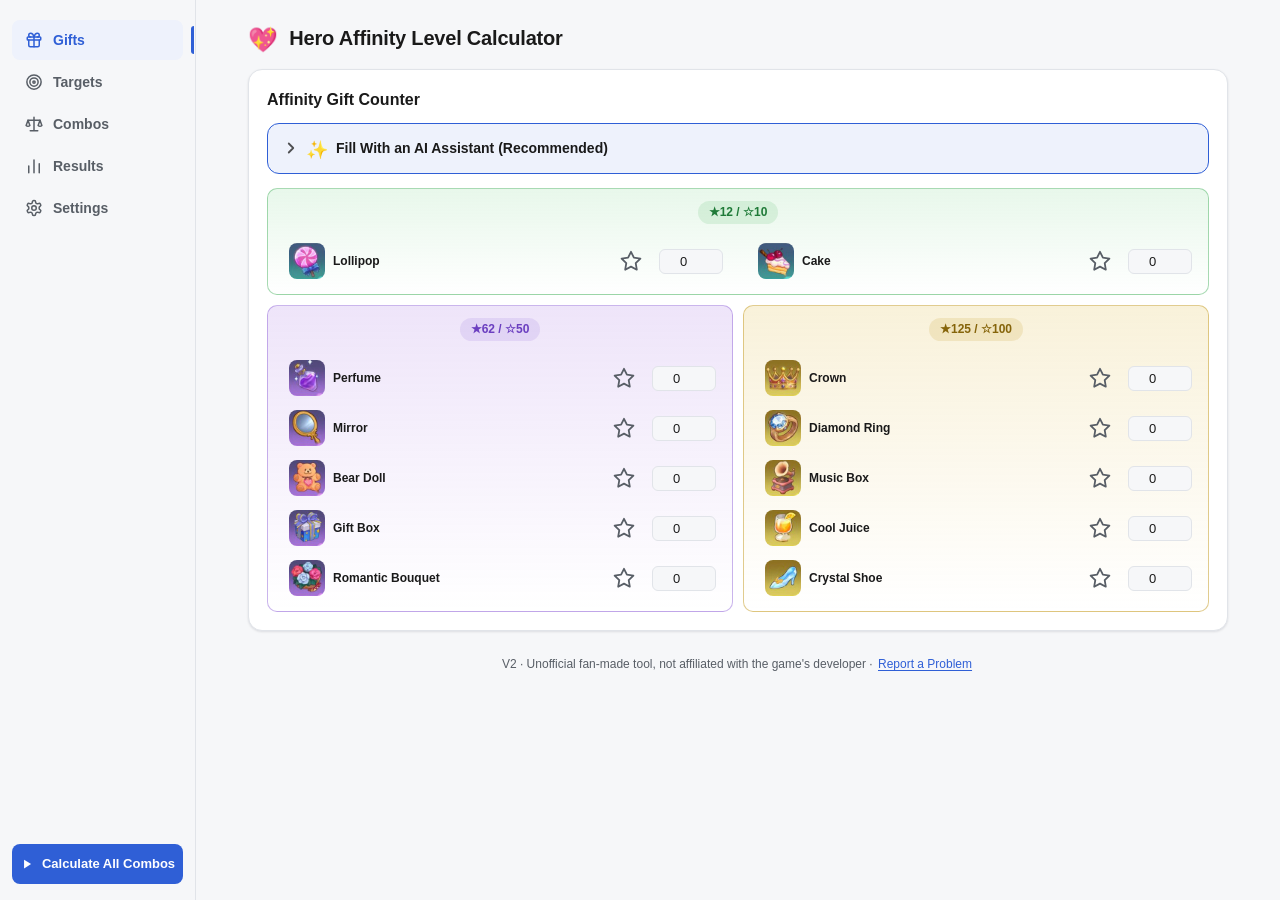
<file: index.html>
<!DOCTYPE html>
<html lang="en">
<head>
<meta charset="UTF-8">
<meta name="viewport" content="width=device-width, initial-scale=1, viewport-fit=cover">
<meta name="description" content="Free fan-made calculator for Pixel Brave Idle: enter your gifts and affinity targets and get the exact gifts to use. 18 languages, works offline in your browser.">
<meta name="color-scheme" content="light dark">
<meta name="theme-color" content="#f6f7f9" media="(prefers-color-scheme: light)">
<meta name="theme-color" content="#1f2329" media="(prefers-color-scheme: dark)">
<link rel="icon" href="data:image/svg+xml,%3Csvg xmlns='http://www.w3.org/2000/svg' viewBox='0 0 100 100'%3E%3Ctext y='.9em' font-size='90'%3E%F0%9F%92%96%3C/text%3E%3C/svg%3E">
<meta property="og:type" content="website">
<meta property="og:title" content="Hero Affinity Level Calculator">
<meta property="og:description" content="Fan-made gift and affinity target calculator for Pixel Brave Idle. Free, 18 languages.">
<meta name="twitter:card" content="summary">
<title>Hero Affinity Level Calculator</title>
<script>(function(){var R=document.documentElement,K_T="heroAffinityCalc.theme",K_C="heroAffinityCalc.color",K_S="heroAffinityCalc.size",K_X="heroAffinityCalc.text";function get(k){try{return localStorage.getItem(k)}catch{return null}}function put(k,v){try{v==null?localStorage.removeItem(k):localStorage.setItem(k,v)}catch{}}var t0=get(K_T);(t0==="light"||t0==="dark")&&R.setAttribute("data-theme",t0);var PRE=[["blue",222,70],["cream",45,90],["pink",332,80],["rose",352,75],["orange",24,90],["green",140,55],["teal",175,65],["sky",198,80],["purple",268,60],["coffee",28,35],["graphite",215,10]];function clamp(v,a,b){return Math.max(a,Math.min(b,v))}function rgb(h,s,l){s/=100,l/=100;var a=s*Math.min(l,1-l);function f(n){var k=(n+h/30)%12;return l-a*Math.max(-1,Math.min(k-3,9-k,1))}return[f(0),f(8),f(4)]}function lin(c){return c<=.03928?c/12.92:Math.pow((c+.055)/1.055,2.4)}function L(c){return .2126*lin(c[0])+.7152*lin(c[1])+.0722*lin(c[2])}function hexHsl(x){var m=/^#?([0-9a-f]{6})$/i.exec(x||"");if(!m)return null;var n=parseInt(m[1],16),r=(n>>16&255)/255,g=(n>>8&255)/255,b=(n&255)/255,mx=Math.max(r,g,b),mn=Math.min(r,g,b),d=mx-mn,h=0,l=(mx+mn)/2,s=d?d/(1-Math.abs(2*l-1)):0;return d&&(mx===r?h=(g-b)/d%6:mx===g?h=(b-r)/d+2:h=(r-g)/d+4,h=Math.round(h*60),h<0&&(h+=360)),[h,Math.round(s*100)]}function isDark(){var a=R.getAttribute("data-theme");return a?a==="dark":window.matchMedia&&matchMedia("(prefers-color-scheme: dark)").matches}function pal(h,S,dark){var o={},bgS=clamp(S*.45,8,42),ac,acc;if(dark)ac=[h,clamp(S,45,90),77],o["--accent"]="hsl("+ac[0]+","+ac[1]+"%,"+ac[2]+"%)",o["--accent2"]="hsl("+h+","+clamp(S*.35,8,34)+"%,27%)",o["--bg"]="hsl("+h+","+clamp(S*.22,6,22)+"%,15%)",o["--panel"]="hsl("+h+","+clamp(S*.2,6,20)+"%,21%)",o["--border"]="hsl("+h+","+clamp(S*.18,6,18)+"%,38%)";else{for(var Lc=h>=38&&h<=75?36:42,a2=rgb(h,clamp(bgS+14,16,60),92.5),sa=clamp(S,40,92);Lc>22&&L(rgb(h,sa,Lc))+.05>0&&(L(a2)+.05)/(L(rgb(h,sa,Lc))+.05)<4.5;)Lc-=1;ac=[h,sa,Lc],o["--accent"]="hsl("+ac[0]+","+ac[1]+"%,"+ac[2]+"%)",o["--accent2"]="hsl("+h+","+clamp(bgS+14,16,60)+"%,92.5%)",o["--bg"]="hsl("+h+","+bgS+"%,95%)",o["--panel"]="hsl("+h+","+Math.round(bgS*.6)+"%,99%)",o["--border"]="hsl("+h+","+Math.round(bgS*.8)+"%,84%)"}var c=rgb(ac[0],ac[1],ac[2]),Lm=L(c);return o["--on-accent"]=1.05/(Lm+.05)>=(Lm+.05)/.0505?"#fff":"#111",o["--nx"]=o["--accent"],o["--blue"]=o["--accent2"],o["--blueT"]=o["--accent"],o}var KEYS=["--accent","--accent2","--bg","--panel","--border","--on-accent","--nx","--blue","--blueT"],CSS=".btn-primary,.fab,.tabbar button.tab-calc,.tabbar button.tab-calc:hover,.combo-head:before,.ord-rank,.pb-now{color:var(--on-accent) !important}.pb-now{background:var(--accent) !important}.pb-now::after{border-top-color:var(--accent) !important}.pb-node.next{--pc:var(--accent) !important;--pd:var(--accent) !important}.pb-node{border:2px solid var(--pc) !important;box-shadow:0 0 0 2px var(--panel) !important}.pb-node.pend{--pc:light-dark(#6b6f76,#a9aeb6) !important;--pf:light-dark(#d4d7db,#3b414b) !important;background:var(--pf) !important;border-color:var(--pc) !important}.pb-node.pend.next{--pc:var(--accent) !important;--pf:color-mix(in srgb,var(--accent) 35%,var(--panel)) !important}.pb-node.done{--pc:var(--accent) !important;--pf:var(--accent) !important}.pb-plan{background:repeating-linear-gradient(45deg,color-mix(in srgb,var(--accent) 70%,transparent) 0 6px,color-mix(in srgb,var(--accent) 38%,transparent) 6px 12px) !important}.pb-lab.nx{color:var(--accent) !important}.rcard.now{border-left-color:var(--accent)}.tabbar button.tab-calc{background:var(--accent) !important}";function curColor(){var v=get(K_C)||"blue";if(v.indexOf("custom:")===0&&hexHsl(v.slice(7)))return v;for(var i=0;i<PRE.length;i++)if(PRE[i][0]===v)return v;return"blue"}function barColor(fb){var mt=document.getElementById("metaPal"),j,old;if(!mt){for(old=document.querySelectorAll('meta[name="theme-color"]'),j=0;j<old.length;j++)old[j].parentNode.removeChild(old[j]);mt=document.createElement("meta"),mt.id="metaPal",mt.name="theme-color",document.head.appendChild(mt)}var c="";try{c=getComputedStyle(R).getPropertyValue("--bg").trim()}catch{}mt.content=c||fb}function refresh(){var v=curColor(),st=document.getElementById("palCss"),mt=document.getElementById("metaPal"),i;if(v==="blue"){KEYS.forEach(function(k){R.style.removeProperty(k)}),st&&st.remove(),barColor(isDark()?"#1f2329":"#f6f7f9");return}var h,S;if(v.indexOf("custom:")===0){var x=hexHsl(v.slice(7));h=x[0],S=clamp(x[1],12,95)}else for(i=0;i<PRE.length;i++)PRE[i][0]===v&&(h=PRE[i][1],S=PRE[i][2]);var o=pal(h,S,isDark());KEYS.forEach(function(k){R.style.setProperty(k,o[k])}),st||(st=document.createElement("style"),st.id="palCss",st.textContent=CSS,document.head.appendChild(st)),barColor(o["--bg"])}function setColor(v){put(K_C,v==="blue"?null:v),refresh()}function okZ(z){return isFinite(z)?Math.max(70,Math.min(150,z)):100}function curSize(){return okZ(parseInt(get(K_S),10))}function applySize(){var z=curSize()/100,w=window.innerWidth||360,e=z>1?Math.min(z,Math.max(1,w/320)):z;R.style.zoom=e===1?"":String(Math.round(e*1e3)/1e3),w/e<=720?R.setAttribute("data-nw",""):R.removeAttribute("data-nw")}function curText(){return okZ(parseInt(get(K_X),10))}function applyText(){R.style.setProperty("--fs",String(curText()/100))}function setText(z){put(K_X,z===100?null:String(z)),applyText()}function setSize(z){put(K_S,z===100?null:String(z)),applySize()}window.PAL={curText,setText,applyText,PRE,refresh,setColor,curColor,hexHsl,curSize,setSize,applySize,pal,isDark},refresh(),applySize(),applyText(),window.addEventListener("resize",applySize);try{matchMedia("(prefers-color-scheme: dark)").addEventListener("change",refresh)}catch{}})();</script>
<script>var LANG={},LANG_CODES=["en","zhTW","zhCN","ja","es","fr","de","pt","vi","th","id","ru","tr","it","pl","ar","ko","fil"],APP_VER="2.0.11";</script>
<script src="lang/en.js?v=2.0.0"></script>
<script>(function(){try{var o=JSON.parse(localStorage.getItem("heroAffinityCalc.save.v1")||"null"),c=o&&o.lang;c&&c!=="en"&&LANG_CODES.indexOf(c)>=0&&!LANG[c]&&document.write('<script src="lang/'+c+'.js?v=2.0.0"><\/script>')}catch{}})();</script>
<link rel="stylesheet" href="css/base.css?v=2.0.0">
<link rel="stylesheet" href="css/layout.css?v=2.0.0">
<link rel="stylesheet" href="css/tabs.css?v=2.0.0">
<link rel="stylesheet" href="css/icons-fixes.css?v=2.0.0">
<link rel="stylesheet" href="css/nav.css?v=2.0.0">
<link rel="stylesheet" href="css/components.css?v=2.0.0">
</head>
<body>
<div class="wrap">
  <div class="topbar">
    <div>
      <h1 id="t_title"></h1>
    </div>
  </div>

  <nav class="tabbar" id="tabbar" aria-label="sections">
  <button data-go="stock" onclick="setView('stock')"><span class="ic tabic"><svg class="tab-svg" viewBox="0 0 24 24" aria-hidden="true" fill="none" stroke="currentColor" stroke-width="2" stroke-linecap="round" stroke-linejoin="round"><rect x="3" y="8" width="18" height="4" rx="1"/><path d="M12 8v13"/><path d="M19 12v7a2 2 0 0 1-2 2H7a2 2 0 0 1-2-2v-7"/><path d="M7.5 8a2.5 2.5 0 0 1 0-5A4.8 8 0 0 1 12 8a4.8 8 0 0 1 4.5-5 2.5 2.5 0 0 1 0 5"/></svg></span><b data-t="tabStock"></b></button>
  <button data-go="targets" onclick="setView('targets')"><span class="ic tabic"><svg class="tab-svg" viewBox="0 0 24 24" aria-hidden="true" fill="none" stroke="currentColor" stroke-width="2" stroke-linecap="round" stroke-linejoin="round"><circle cx="12" cy="12" r="9.5"/><circle cx="12" cy="12" r="5.5"/><circle cx="12" cy="12" r="1.5"/></svg></span><b data-t="tabTargets"></b></button>
  <button data-go="combos" onclick="setView('combos')"><span class="ic tabic"><svg class="tab-svg" viewBox="0 0 24 24" aria-hidden="true" fill="none" stroke="currentColor" stroke-width="2" stroke-linecap="round" stroke-linejoin="round"><path d="M12 3v18M7 21h10M4 7h16"/><path d="M4 7l-2.5 7a3.5 3.5 0 0 0 5 0z"/><path d="M20 7l-2.5 7a3.5 3.5 0 0 0 5 0z"/></svg></span><b data-t="tabCombos"></b></button>
  <button data-go="results" onclick="setView('results')"><span class="ic tabic"><svg class="tab-svg" viewBox="0 0 24 24" aria-hidden="true" fill="none" stroke="currentColor" stroke-width="2" stroke-linecap="round" stroke-linejoin="round"><path d="M5 21v-9M12 21V4M19 21V9"/></svg></span><b data-t="tabResults"></b></button>
  <button data-go="settings" onclick="setView('settings')"><span class="ic tabic"><svg class="tab-svg" viewBox="0 0 24 24" aria-hidden="true" fill="none" stroke="currentColor" stroke-width="2" stroke-linecap="round" stroke-linejoin="round"><path d="M12.22 2h-.44a2 2 0 0 0-2 2v.18a2 2 0 0 1-1 1.73l-.43.25a2 2 0 0 1-2 0l-.15-.08a2 2 0 0 0-2.73.73l-.22.38a2 2 0 0 0 .73 2.73l.15.1a2 2 0 0 1 1 1.72v.51a2 2 0 0 1-1 1.74l-.15.09a2 2 0 0 0-.73 2.73l.22.38a2 2 0 0 0 2.73.73l.15-.08a2 2 0 0 1 2 0l.43.25a2 2 0 0 1 1 1.73V20a2 2 0 0 0 2 2h.44a2 2 0 0 0 2-2v-.18a2 2 0 0 1 1-1.73l.43-.25a2 2 0 0 1 2 0l.15.08a2 2 0 0 0 2.73-.73l.22-.39a2 2 0 0 0-.73-2.73l-.15-.08a2 2 0 0 1-1-1.74v-.5a2 2 0 0 1 1-1.74l.15-.09a2 2 0 0 0 .73-2.73l-.22-.38a2 2 0 0 0-2.73-.73l-.15.08a2 2 0 0 1-2 0l-.43-.25a2 2 0 0 1-1-1.73V4a2 2 0 0 0-2-2z"/><circle cx="12" cy="12" r="3"/></svg></span><b data-t="tabSettings"></b></button>
  <button class="tab-calc" type="button" onclick="goCalc()"><svg class="tc-ic" viewBox="0 0 24 24" aria-hidden="true"><path d="M7 4.5v15l12-7.5z" fill="currentColor"/></svg><b data-t="calcBtn"></b></button>
  </nav>

  <div class="panel" data-view="stock">
    <h2 id="t_varsTitle"></h2>
    <details class="ai-box" id="aiBox"><summary data-t="aiTitle"></summary>
      <div class="ai-warn" role="note" data-t="aiWarn"></div>
      <div class="block-hint" data-t="aiStep1"></div>
      <div class="chips-row"><button class="btn-light" data-t="aiCopy" onclick="copyAIPrompt(this)"></button><button class="btn-light" id="aiPrevBtn" data-t="aiPreview" onclick="toggleAIPreview()"></button></div>
      <pre class="ai-preview" id="aiPreview" hidden></pre>
      <div class="block-hint" style="margin-top:10px" data-t="aiStep2"></div>
      <textarea id="aiText" rows="5" class="ai-text" spellcheck="false" placeholder='{"affinity": 0, "items": {"lollipop": {"count": 0, "favorite": false}}}'></textarea>
      <div class="chips-row"><button class="btn-light" data-t="aiImport" onclick="importAI()"></button><button class="btn-light" data-t="aiUpload" onclick="document.getElementById('aiFile').click()"></button></div>
      <input type="file" id="aiFile" accept=".json,.txt,application/json,text/plain" hidden onchange="importAIFile(this)">
      <div class="scan-status" id="aiStatus"></div>
    </details>
    <div id="varTable" class="tier-grid"></div>
  </div>

  <div class="panel set-card" data-view="settings">
    <h2 id="t_setTitle"></h2>
    <div class="set-group"><div class="set-label" id="t_setLang"></div>
    <div class="lang-wrap"><svg class="lang-ic" viewBox="0 0 24 24" aria-hidden="true" fill="none" stroke="currentColor" stroke-width="1.8" stroke-linecap="round" stroke-linejoin="round"><circle cx="12" cy="12" r="9.5"/><path d="M2.5 12h19M12 2.5c2.8 2.9 4.2 6 4.2 9.5s-1.4 6.6-4.2 9.5c-2.8-2.9-4.2-6-4.2-9.5S9.2 5.4 12 2.5z"/></svg>
    <select id="langSelect" aria-labelledby="t_setLang" onchange="setLang(this.value)">
      <option value="en">English</option>
      <option value="zhTW">繁體中文</option>
      <option value="zhCN">简体中文</option>
      <option value="ja">日本語</option>
      <option value="ko">한국어</option>
      <option value="vi">Tiếng Việt</option>
      <option value="th">ไทย</option>
      <option value="id">Bahasa Indonesia</option>
      <option value="fil">Filipino</option>
      <option value="es">Español</option>
      <option value="pt">Português</option>
      <option value="fr">Français</option>
      <option value="it">Italiano</option>
      <option value="de">Deutsch</option>
      <option value="pl">Polski</option>
      <option value="ru">Русский</option>
      <option value="tr">Türkçe</option>
      <option value="ar">العربية</option>
    </select>
    </div>
    </div>
  </div>

  <div class="panel set-card" data-view="settings">
    <h2 id="t_setTheme"></h2>
    <div class="set-group"><div class="set-label" id="t_setMode"></div>
      <div class="theme-seg" role="group" aria-labelledby="t_setMode">
        <button type="button" data-theme-btn="auto" onclick="setTheme('auto')"></button>
        <button type="button" data-theme-btn="light" onclick="setTheme('light')"></button>
        <button type="button" data-theme-btn="dark" onclick="setTheme('dark')"></button>
      </div></div>
    <div class="set-group"><div class="set-label"><span id="t_setColor"></span> <b class="sw-name" id="swName"></b></div>
      <div class="sw-grid" id="swGrid" role="group" aria-labelledby="t_setColor"></div></div>
    <div class="set-group"><div class="set-label" id="t_setText"></div>
      <div class="theme-seg size-seg" role="group" aria-labelledby="t_setText" id="textSeg"></div></div>
    <div class="set-group"><div class="set-label" id="t_setSize"></div>
      <div class="theme-seg size-seg" role="group" aria-labelledby="t_setSize" id="sizeSeg"></div></div>
  </div>

  <div class="panel set-card" data-view="settings">
    <h2 id="t_saveTitle"></h2>
    <p class="block-hint" id="t_saveIntro"></p>
    <div class="set-label" id="t_saveInclude"></div>
    <div class="save-parts" id="saveParts" role="group" aria-labelledby="t_saveInclude"></div>
    <div class="save-actions">
      <button class="btn-light" id="t_saveDownload" onclick="downloadSave()"></button>
      <button class="btn-light" id="t_saveLoad" onclick="if(savePartsSel().length)document.getElementById('saveFile').click();else saveMsg(t('saveNone'),'bad')"></button>
      <input type="file" id="saveFile" accept=".json,application/json" hidden onchange="loadSaveFile(this.files[0]);this.value=''">
      <button class="btn-danger" id="t_saveReset" onclick="resetAll()"></button>
    </div>
    <div class="scan-status" id="saveStatus"></div>
  </div>

  <div class="panel set-card" data-view="settings">
    <h2 id="t_aboutTitle"></h2>
    <div class="set-about" id="t_aboutBody"></div>
  </div>

  <div class="panel" data-view="targets">
    <h2 id="t_targetsTitle"></h2>
    <div class="current-box">
      <label for="curAff" id="t_currentTitle"></label>
      <input type="number" id="curAff" min="0" oninput="setCurrent(this.value)">
    </div>
    <div class="current-box final-box">
      <label for="finalGoal" id="t_finalGoal"></label>
      <select id="finalGoal" onchange="setFinal(this.value)"></select>
    </div>
    <div id="presetList" class="preset-list"></div>
    <div class="targets-list" id="targetChips"></div>
    <div class="add-custom"><button type="button" class="btn-light" id="t_addCustom" onclick="toggleAddRow()"></button>
      <div class="add-target-row" id="addRow" hidden><input type="number" id="newTarget" inputmode="numeric" min="1"><button class="btn-light" id="t_addBtn" onclick="addTarget()"></button></div></div>
  </div>

  <div class="panel data-panel" data-view="targets" id="progPanel">
    <h2 id="t_progTitle2"></h2>
    <div id="goalProgress" class="goal-progress"></div>
  </div>

  <div class="panel" data-view="combos">
    <h2><span id="t_combosTitle"></span> <button class="btn-light" id="t_addComboBtn" onclick="addCombo()"></button></h2>
    <div id="comboList"></div>
  </div>


  <div id="resBar" class="res-bar" data-view="results"></div>
  <div id="results" data-view="results"></div>

  <p class="footer-note" id="t_legend"></p>
</div>

<button class="fab" id="fabCalc" data-t="calcBtn" onclick="goCalc()"></button>

<script src="js/i18n.js?v=2.0.0"></script>
<script src="js/data.js?v=2.0.0"></script>
<script src="js/images.js?v=2.0.0"></script>
<script src="js/state.js?v=2.0.0"></script>
<script src="js/solver.js?v=2.0.0"></script>
<script src="js/theme.js?v=2.0.0"></script>
<script src="js/ui-common.js?v=2.0.0"></script>
<script src="js/ui-text.js?v=2.0.0"></script>
<script src="js/ui-gifts.js?v=2.0.0"></script>
<script src="js/ui-targets.js?v=2.0.0"></script>
<script src="js/ui-combos.js?v=2.0.0"></script>
<script src="js/ui-results.js?v=2.0.0"></script>
<script src="js/image-export.js?v=2.0.0"></script>
<script src="js/ai-import.js?v=2.0.0"></script>
<script src="js/save.js?v=2.0.0"></script>
<script src="js/main.js?v=2.0.0"></script>
</body>
</html>
</file>
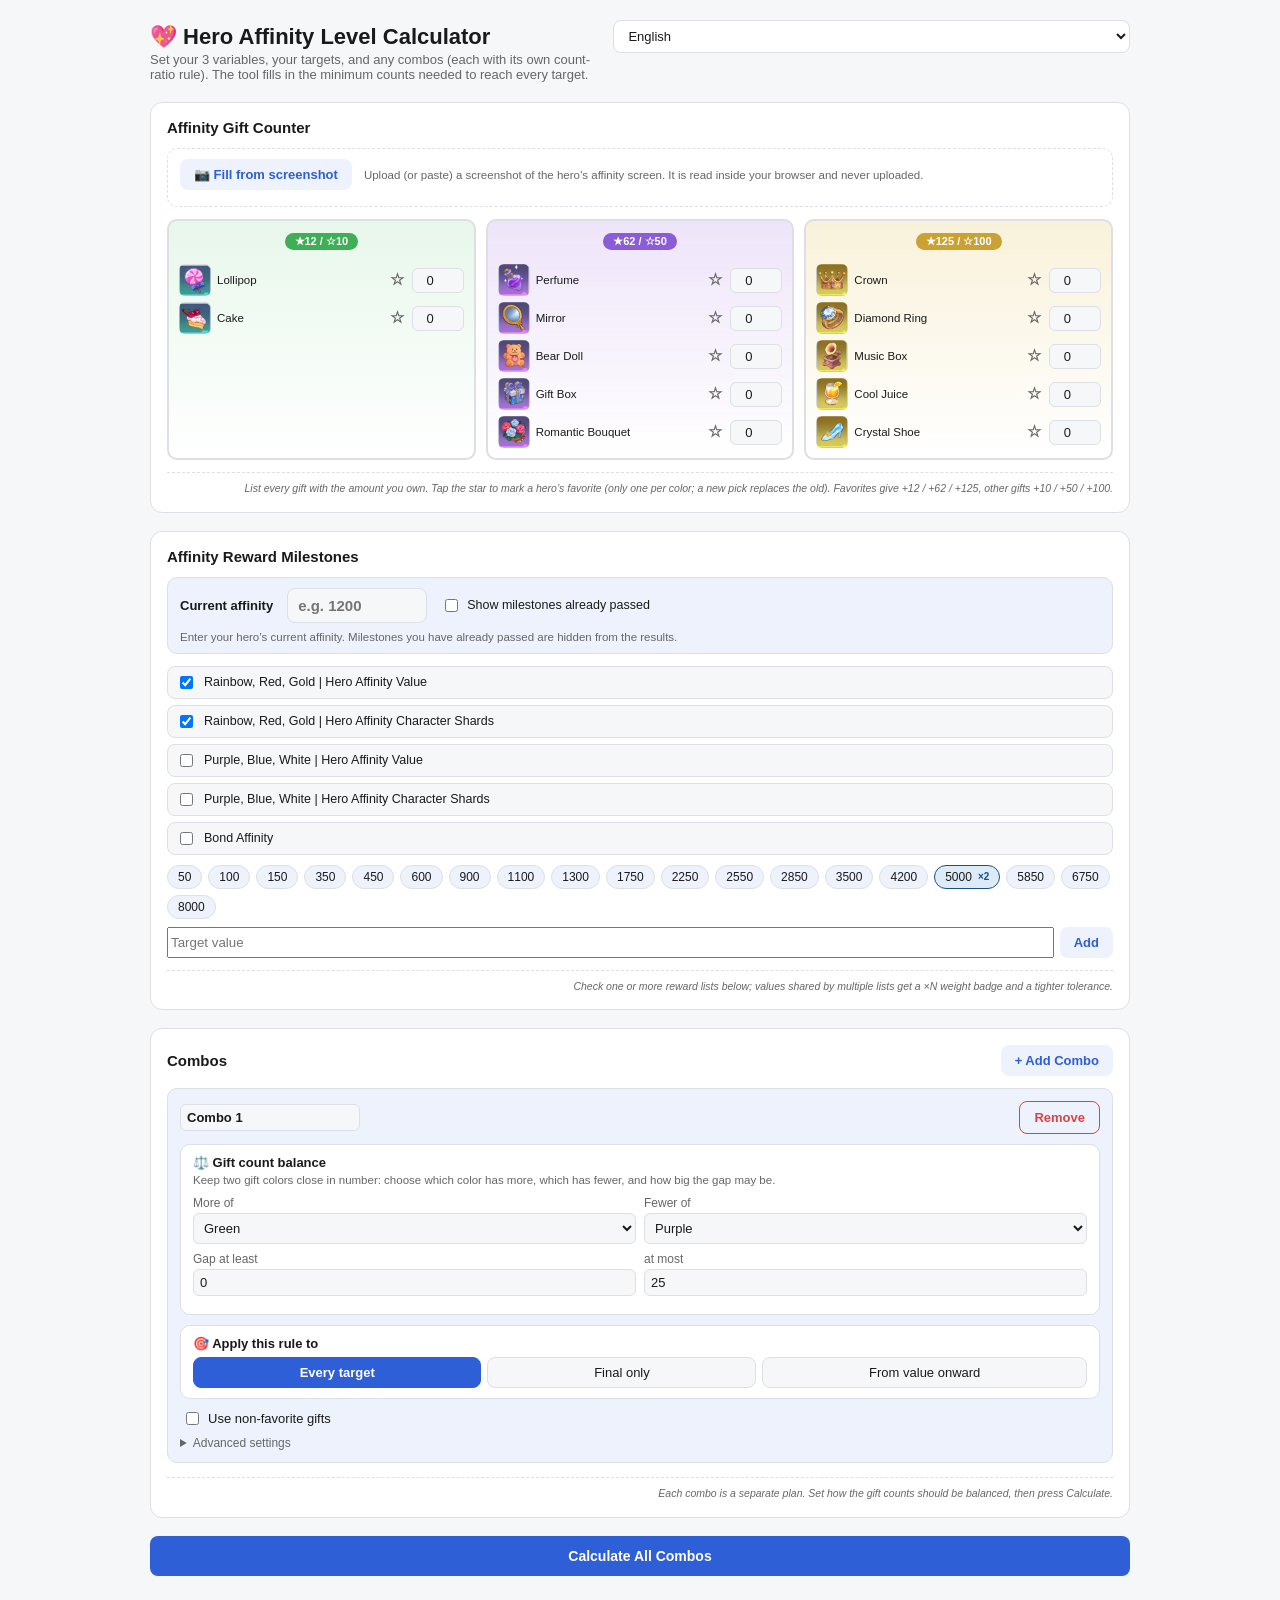
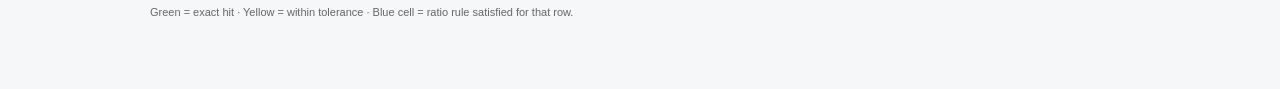
<file: archive/v0/index.html>
<!DOCTYPE html>
<html lang="en">
<head>
<meta charset="UTF-8">
<meta name="viewport" content="width=device-width, initial-scale=1, viewport-fit=cover">
<title>Hero Affinity Level Calculator</title>
<style>
:root{
  --bg:#f6f7f9; --panel:#fff; --text:#1a1a1a; --muted:#666; --border:#dcdfe3;
  --accent:#2f5fd6; --accent2:#eef2fc;
  --green:#c6efce; --greenT:#0f5c1f; --yellow:#ffeb9c; --yellowT:#7a5d00;
  --blue:#ddebf7; --blueT:#1d4e89; --danger:#d64545;
}
@media (prefers-color-scheme: dark){
  :root:not([data-theme="light"]){
    --bg:#15171a; --panel:#1f2226; --text:#e8e8e8; --muted:#9aa0a6; --border:#333a42;
    --accent:#6c93f5; --accent2:#222a3d;
    --green:#1e3a24; --greenT:#7be08c; --yellow:#3a3420; --yellowT:#e0c457;
    --blue:#1c2e3d; --blueT:#8fc2f5;
  }
}
:root[data-theme="dark"]{
  --bg:#15171a; --panel:#1f2226; --text:#e8e8e8; --muted:#9aa0a6; --border:#333a42;
  --accent:#6c93f5; --accent2:#222a3d;
  --green:#1e3a24; --greenT:#7be08c; --yellow:#3a3420; --yellowT:#e0c457;
  --blue:#1c2e3d; --blueT:#8fc2f5;
}
*{box-sizing:border-box}
html{scroll-padding-top:env(safe-area-inset-top,0px)}
body{margin:0;font-family:-apple-system,Segoe UI,Roboto,Arial,sans-serif;background:var(--bg);color:var(--text);
  padding:env(safe-area-inset-top,0px) 16px env(safe-area-inset-bottom,0px);}
.wrap{max-width:980px;margin:0 auto;padding:20px 0 60px}
.topbar{display:flex;justify-content:space-between;align-items:flex-start;gap:10px}
h1{font-size:22px;margin:4px 0 2px}
.sub{color:var(--muted);font-size:13px;margin:0 0 20px}
#langSelect{padding:7px 10px;border:1px solid var(--border);border-radius:8px;background:var(--panel);color:var(--text);font-size:13px}
.panel{background:var(--panel);border:1px solid var(--border);border-radius:12px;padding:16px;margin-bottom:18px;position:relative}
.panel h2{font-size:15px;margin:0 0 12px;display:flex;align-items:center;justify-content:space-between}
.corner-note{display:block;text-align:right;font-size:10.5px;line-height:1.4;color:var(--muted);font-style:italic;margin-top:12px;padding-top:8px;border-top:1px dashed var(--border)}
table{width:100%;border-collapse:collapse;font-size:13px}
th,td{padding:6px 8px;border-bottom:1px solid var(--border);text-align:center}
th{color:var(--muted);font-weight:600;font-size:12px}
td input,.inline-input{width:100%;padding:5px 6px;border:1px solid var(--border);border-radius:6px;background:var(--bg);color:var(--text);font-size:13px}
.row{display:flex;gap:8px;flex-wrap:wrap;align-items:center;margin-bottom:8px}
.row label{font-size:12px;color:var(--muted);display:block;margin-bottom:3px}
.field{flex:1;min-width:110px}
select{width:100%;padding:6px;border:1px solid var(--border);border-radius:6px;background:var(--bg);color:var(--text);font-size:13px}
button{cursor:pointer;border:none;border-radius:8px;padding:8px 14px;font-size:13px;font-weight:600}
.btn-primary{background:var(--accent);color:#fff}
.btn-light{background:var(--accent2);color:var(--accent)}
.btn-danger{background:transparent;color:var(--danger);border:1px solid var(--danger)}
.tier-grid{display:grid;grid-template-columns:repeat(3,1fr);gap:10px}
@media (max-width:640px){.tier-grid{grid-template-columns:1fr}}
.tier-card{border-radius:10px;padding:10px;text-align:center;border:2px solid var(--border)}
.tier-card.t0{background:linear-gradient(180deg,rgba(90,200,110,.14),transparent)}
.tier-card.t1{background:linear-gradient(180deg,rgba(150,90,220,.16),transparent)}
.tier-card.t2{background:linear-gradient(180deg,rgba(220,180,50,.18),transparent)}
.tier-badge{font-size:11px;font-weight:700;border-radius:12px;padding:2px 10px;display:inline-block;margin-bottom:6px}
.t0 .tier-badge{background:#3fae57;color:#fff}
.t1 .tier-badge{background:#8a5cd6;color:#fff}
.t2 .tier-badge{background:#c9a233;color:#fff}
.item-list{display:flex;flex-direction:column;gap:6px;text-align:left;margin-top:8px}
.item-row{display:flex;align-items:center;gap:6px}
.item-row img{width:32px;height:32px;border-radius:6px;object-fit:cover;flex:0 0 auto}
.item-row-name{font-size:11.5px;flex:1 1 auto;overflow:hidden;text-overflow:ellipsis;white-space:nowrap}
.star-btn{background:none;border:none;font-size:16px;cursor:pointer;color:var(--muted);flex:0 0 auto;padding:0 2px;line-height:1}
.star-btn.is-fav{color:#e0b400}
.result-table small{opacity:.75;font-size:10px}
.item-qty{width:52px;flex:0 0 auto;padding:4px;text-align:center}
.combo-card{border:1px solid var(--border);border-radius:10px;padding:12px;margin-bottom:14px;background:var(--accent2)}
.combo-card h3{font-size:14px;margin:0 0 10px;display:flex;justify-content:space-between;align-items:center}
.preset-list{display:flex;flex-direction:column;gap:6px;margin-bottom:10px}
.preset-item{display:flex;align-items:center;gap:8px;font-size:12.5px;padding:6px 8px;border:1px solid var(--border);border-radius:8px;background:var(--bg);cursor:pointer}
.preset-item input{flex:0 0 auto}
.preset-item .cnt{color:var(--muted);font-size:11px;margin-left:auto}
.targets-list{display:flex;flex-wrap:wrap;gap:6px;margin:8px 0}
.chip{background:var(--accent2);border:1px solid var(--border);border-radius:16px;padding:4px 10px;font-size:12px;display:flex;align-items:center;gap:6px}
.chip.weighted{background:var(--blue);border-color:var(--blueT)}
.chip .w-badge{font-size:10px;font-weight:700;color:var(--blueT)}
.chip button{background:none;border:none;color:var(--danger);font-size:13px;padding:0;line-height:1}
.add-target-row{display:flex;gap:6px}
.add-target-row input{flex:1}
.result-table td.exact{background:var(--green);color:var(--greenT);font-weight:600}
.result-table td.near{background:var(--yellow);color:var(--yellowT)}
.result-table td.short{background:rgba(214,69,69,.18);color:var(--danger);font-weight:600}
.gap-inband{background:var(--blue);color:var(--blueT)}
.summary{font-size:12px;color:var(--muted);margin-top:8px;line-height:1.6}
.current-box{display:flex;flex-wrap:wrap;gap:8px 14px;align-items:center;padding:10px 12px;margin-bottom:12px;border:1px solid var(--border);border-radius:10px;background:var(--accent2)}
.current-box>label:first-child{font-size:13px;font-weight:700}
.current-box input[type=number]{width:140px;padding:8px 10px;border:1px solid var(--border);border-radius:8px;background:var(--bg);color:var(--text);font-size:15px;font-weight:600}
.current-box .hint{flex:1 1 100%;font-size:11.5px;color:var(--muted)}
.switch-line{display:flex;gap:6px;align-items:center;font-size:12.5px;cursor:pointer}
.chip.passed{opacity:.4;text-decoration:line-through}
.combo-head{display:flex;gap:8px;justify-content:space-between;align-items:center;margin-bottom:10px}
.combo-name{width:180px;font-weight:700}
.combo-block{background:var(--panel);border:1px solid var(--border);border-radius:10px;padding:10px 12px;margin-bottom:10px}
.block-title{font-size:13px;font-weight:700;margin-bottom:2px}
.block-hint{font-size:11.5px;color:var(--muted);margin-bottom:8px;line-height:1.4}
.seg{display:flex;flex-wrap:wrap;gap:6px;margin-top:6px}
.seg button{flex:1 1 auto;background:var(--bg);color:var(--text);border:1px solid var(--border);font-weight:500;padding:7px 10px}
.seg button.on{background:var(--accent);color:#fff;border-color:var(--accent);font-weight:700}
.combo-nonfav{margin:4px 2px 8px;font-size:13px}
.pick-grid{display:flex;flex-wrap:wrap;gap:6px;margin-top:6px}
.pick{display:flex;align-items:center;gap:5px;font-size:12px;border:1px solid var(--border);border-radius:16px;padding:3px 10px 3px 6px;background:var(--bg);cursor:pointer}
.pick img{width:20px;height:20px;border-radius:4px}
.adv summary{font-size:12px;color:var(--muted);cursor:pointer}
.scan-box{display:flex;flex-wrap:wrap;gap:6px 12px;align-items:center;margin-bottom:12px;padding:10px 12px;border:1px dashed var(--border);border-radius:10px}
.scan-hint{font-size:11.5px;color:var(--muted);flex:1 1 220px}
.scan-status{flex:1 1 100%;font-size:12px;line-height:1.5}
.scan-status.ok{color:var(--greenT)}
.scan-status.bad{color:var(--danger)}
.item-row.warn .item-qty{border-color:#e0b400;background:rgba(224,180,0,.2)}
.footer-note{font-size:11px;color:var(--muted);margin-top:30px}
</style>
</head>
<body>
<div class="wrap">
  <div class="topbar">
    <div>
      <h1 id="t_title"></h1>
      <p class="sub" id="t_sub"></p>
    </div>
    <select id="langSelect" onchange="setLang(this.value)">
      <option value="en">English</option>
      <option value="zhTW">繁體中文</option>
      <option value="zhCN">简体中文</option>
      <option value="ja">日本語</option>
      <option value="es">Español</option>
      <option value="fr">Français</option>
      <option value="de">Deutsch</option>
      <option value="pt">Português</option>
      <option value="vi">Tiếng Việt</option>
      <option value="th">ไทย</option>
      <option value="id">Bahasa Indonesia</option>
      <option value="ru">Русский</option>
      <option value="tr">Türkçe</option>
      <option value="it">Italiano</option>
      <option value="pl">Polski</option>
      <option value="ar">العربية</option>
      <option value="ko">한국어</option>
      <option value="fil">Filipino</option>
    </select>
  </div>

  <div class="panel">
    <h2 id="t_varsTitle"></h2>
    <div class="scan-box" id="scanBox" ondragover="event.preventDefault()" ondrop="event.preventDefault();handleScan(event.dataTransfer.files[0])">
      <button class="btn-light" id="t_scanBtn" onclick="document.getElementById('scanFile').click()"></button>
      <input type="file" id="scanFile" accept="image/*" hidden onchange="handleScan(this.files[0]);this.value=''">
      <span class="scan-hint" id="t_scanHint"></span>
      <div class="scan-status" id="scanStatus"></div>
    </div>
    <div id="varTable" class="tier-grid"></div>
    <div class="corner-note" id="t_varsNote"></div>
  </div>

  <div class="panel">
    <h2 id="t_targetsTitle"></h2>
    <div class="current-box">
      <label for="curAff" id="t_currentTitle"></label>
      <input type="number" id="curAff" min="0" oninput="setCurrent(this.value)">
      <label class="switch-line"><input type="checkbox" id="showEarlier" onchange="showEarlier=this.checked"> <span id="t_showEarlier"></span></label>
      <div class="hint" id="t_currentHint"></div>
    </div>
    <div id="presetList" class="preset-list"></div>
    <div class="targets-list" id="targetChips"></div>
    <div class="add-target-row">
      <input type="number" id="newTarget">
      <button class="btn-light" id="t_addBtn" onclick="addTarget()"></button>
    </div>
    <div class="corner-note" id="t_targetsNote"></div>
  </div>

  <div class="panel">
    <h2><span id="t_combosTitle"></span> <button class="btn-light" id="t_addComboBtn" onclick="addCombo()"></button></h2>
    <div id="comboList"></div>
    <div class="corner-note" id="t_combosNote"></div>
  </div>

  <button class="btn-primary" id="t_calcBtn" onclick="calculateAll()" style="width:100%;padding:12px;font-size:14px"></button>

  <div id="results"></div>

  <p class="footer-note" id="t_legend"></p>
</div>

<script>
const LANG = {
en:{title:'💖 Hero Affinity Level Calculator',sub:'Set your 3 variables, your targets, and any combos (each with its own count-ratio rule). The tool fills in the minimum counts needed to reach every target.',
  varsTitle:'Affinity Gift Counter',varName:'Item',varValue:'Unit value',varCurrent:'Inventory (max)',favoriteGift:'Favorite Gift',useNonFav:'Use non-favorite gifts',varsNote:'List every gift with the amount you own. Tap the star to mark a hero’s favorite (only one per color; a new pick replaces the old). Favorites give +12 / +62 / +125, other gifts +10 / +50 / +100.',
  targetsTitle:'Affinity Reward Milestones',targetPlaceholder:'Target value',addBtn:'Add',targetsNote:'Check one or more reward lists below; values shared by multiple lists get a ×N weight badge and a tighter tolerance.',
  combosTitle:'Combos',addComboBtn:'+ Add Combo',combosNote:'Each combo applies its own ratio rule and reaches the targets independently.',
  firstVar:'First var',minus:'minus',minGap:'Min gap',maxGap:'Max gap',ruleApplies:'Rule applies',every:'Every target',finalOnly:'Final only',fromValue:'From value onward',fromValueLabel:'From value',tolerance:'Tolerance',remove:'Remove',
  calcBtn:'Calculate All Combos',
  exact:'Exact hits',within:'Within tolerance',incl:'incl. exact',totalOv:'Total overage',finalCounts:'Final counts',
  legend:'Green = exact hit · Yellow = within tolerance · Blue cell = ratio rule satisfied for that row.',shortfall:'Shortfall'},
zhTW:{title:'💖 英雄好感度計算器',sub:'設定您的3個變數、目標，以及任意數量的組合（每個組合可套用自己的數量差距規則）。工具會自動算出達成每個目標所需的最小數量。',
  varsTitle:'好感度禮物數量',varName:'物品',varValue:'單位價值',varCurrent:'庫存（上限）',favoriteGift:'角色喜愛禮物',useNonFav:'使用非喜愛禮物',varsNote:'逐一列出所有禮物並填入持有數量。點擊星星標記角色喜愛禮物（每個品質只能有一個，選第二個會取消原本的）。喜愛禮物為 綠+12／紫+62／金+125，其餘禮物為 綠+10／紫+50／金+100。',
  targetsTitle:'好感度獎勵目標',targetPlaceholder:'目標值',addBtn:'新增',targetsNote:'勾選下方一個或多個獎勵清單；多個清單共有的數值會顯示 ×N 權重標記並套用更嚴格的容差。',
  combosTitle:'組合',addComboBtn:'+ 新增組合',combosNote:'每個組合套用自己的數量差距規則，並各自達成目標。',
  firstVar:'第一變數',minus:'減去',minGap:'最小差距',maxGap:'最大差距',ruleApplies:'規則適用',every:'每一列',finalOnly:'僅最終列',fromValue:'從此值起',fromValueLabel:'起始值',tolerance:'容差',remove:'移除',
  calcBtn:'計算所有組合',
  exact:'精確命中',within:'容差內',incl:'含精確',totalOv:'總超額',finalCounts:'最終數量',
  legend:'綠色＝精確命中 · 黃色＝在容差內 · 藍色格子＝該列符合差距規則。',shortfall:'缺口'},
zhCN:{title:'💖 英雄好感度计算器',sub:'设置您的3个变量、目标，以及任意数量的组合（每个组合可套用自己的数量差距规则）。工具会自动算出达成每个目标所需的最小数量。',
  varsTitle:'好感度礼物数量',varName:'物品',varValue:'单位价值',varCurrent:'库存（上限）',favoriteGift:'角色喜爱礼物',useNonFav:'使用非喜爱礼物',varsNote:'逐一列出所有礼物并填入持有数量。点击星星标记角色喜爱礼物（每个品质只能有一个，选第二个会取消原来的）。喜爱礼物为 绿+12／紫+62／金+125，其余礼物为 绿+10／紫+50／金+100。',
  targetsTitle:'好感度奖励目标',targetPlaceholder:'目标值',addBtn:'添加',targetsNote:'勾选下方一个或多个奖励清单；多个清单共有的数值会显示 ×N 权重标记并套用更严格的容差。',
  combosTitle:'组合',addComboBtn:'+ 添加组合',combosNote:'每个组合套用自己的数量差距规则，并各自达成目标。',
  firstVar:'第一变量',minus:'减去',minGap:'最小差距',maxGap:'最大差距',ruleApplies:'规则适用',every:'每一行',finalOnly:'仅最终行',fromValue:'从此值起',fromValueLabel:'起始值',tolerance:'容差',remove:'移除',
  calcBtn:'计算所有组合',
  exact:'精确命中',within:'容差内',incl:'含精确',totalOv:'总超额',finalCounts:'最终数量',
  legend:'绿色＝精确命中 · 黄色＝在容差内 · 蓝色格子＝该行符合差距规则。',shortfall:'缺口'},
ja:{title:'💖 ヒーロー好感度レベル計算機',sub:'3つの変数、目標、そして任意の数のコンボ（それぞれ独自の数量差ルールを持つ）を設定してください。各目標に必要な最小数量を自動計算します。',
  varsTitle:'好感度ギフトカウンター',varName:'アイテム',varValue:'単位値',varCurrent:'所持数（上限）',favoriteGift:'キャラクターお気に入りギフト',useNonFav:'お気に入り以外のギフトも使う',varsNote:'すべてのギフトと所持数を入力してください。星をタップするとキャラのお気に入りに設定されます（各ランク1つまで。新たに選ぶと前の選択は解除）。お気に入りは 緑+12／紫+62／金+125、その他は 緑+10／紫+50／金+100。',
  targetsTitle:'好感度報酬マイルストーン',targetPlaceholder:'目標値',addBtn:'追加',targetsNote:'下のリストから1つ以上選んでください。複数のリストに共通する数値には×Nの重みバッジが付き、許容差がより厳しくなります。',
  combosTitle:'コンボ',addComboBtn:'+ コンボを追加',combosNote:'各コンボは独自の比率ルールを適用し、個別に目標を達成します。',
  firstVar:'変数1',minus:'マイナス',minGap:'最小差',maxGap:'最大差',ruleApplies:'ルール適用',every:'すべての行',finalOnly:'最終行のみ',fromValue:'この値以降',fromValueLabel:'開始値',tolerance:'許容差',remove:'削除',
  calcBtn:'すべてのコンボを計算',
  exact:'正確な一致',within:'許容差内',incl:'正確一致を含む',totalOv:'総超過',finalCounts:'最終数量',
  legend:'緑＝正確一致 · 黄＝許容差内 · 青いセル＝その行で比率ルールを満たす。',shortfall:'不足'},
es:{title:'💖 Calculadora de Nivel de Afinidad del Héroe',sub:'Define tus 3 variables, tus metas y cualquier número de combos (cada uno con su propia regla de diferencia de cantidad). La herramienta calcula las cantidades mínimas para alcanzar cada meta.',
  varsTitle:'Contador de Regalos de Afinidad',varName:'Objeto',varValue:'Valor unitario',varCurrent:'Inventario (máx.)',favoriteGift:'Regalo Favorito del Personaje',useNonFav:'Usar regalos no favoritos',varsNote:'Indica la cantidad de cada regalo. Toca la estrella para marcar el favorito del héroe (solo uno por color; elegir otro reemplaza el anterior). Favoritos: +12 / +62 / +125; los demás: +10 / +50 / +100.',
  targetsTitle:'Hitos de Recompensa de Afinidad',targetPlaceholder:'Valor de meta',addBtn:'Añadir',targetsNote:'Marca una o más listas de recompensas abajo; los valores compartidos por varias listas muestran una insignia de peso ×N y una tolerancia más estricta.',
  combosTitle:'Combos',addComboBtn:'+ Añadir combo',combosNote:'Cada combo aplica su propia regla de proporción y alcanza las metas de forma independiente.',
  firstVar:'Primera var.',minus:'menos',minGap:'Dif. mínima',maxGap:'Dif. máxima',ruleApplies:'Regla aplica',every:'Cada meta',finalOnly:'Solo la final',fromValue:'Desde este valor',fromValueLabel:'Desde valor',tolerance:'Tolerancia',remove:'Eliminar',
  calcBtn:'Calcular todos los combos',
  exact:'Aciertos exactos',within:'Dentro de tolerancia',incl:'incl. exactos',totalOv:'Exceso total',finalCounts:'Cantidades finales',
  legend:'Verde = acierto exacto · Amarillo = dentro de tolerancia · Celda azul = regla cumplida en esa fila.',shortfall:'Déficit'},
fr:{title:'💖 Calculateur de Niveau d\u2019Affinité du Héros',sub:'Définissez vos 3 variables, vos objectifs et un nombre illimité de combos (chacun avec sa propre règle d\u2019écart). L\u2019outil calcule les quantités minimales pour atteindre chaque objectif.',
  varsTitle:'Compteur de Cadeaux d\u2019Affinité',varName:'Objet',varValue:'Valeur unitaire',varCurrent:'Inventaire (max)',favoriteGift:'Cadeau Préféré du Personnage',useNonFav:'Utiliser les cadeaux non préférés',varsNote:'Indiquez la quantité de chaque cadeau. Touchez l’étoile pour marquer le préféré du héros (un seul par couleur ; un nouveau choix remplace l’ancien). Préféré : +12 / +62 / +125 ; autres : +10 / +50 / +100.',
  targetsTitle:'Jalons de Récompense d\u2019Affinité',targetPlaceholder:'Valeur cible',addBtn:'Ajouter',targetsNote:'Cochez une ou plusieurs listes de récompenses ci-dessous ; les valeurs partagées par plusieurs listes affichent un badge de poids ×N et une tolérance plus stricte.',
  combosTitle:'Combos',addComboBtn:'+ Ajouter un combo',combosNote:'Chaque combo applique sa propre règle de ratio et atteint les objectifs indépendamment.',
  firstVar:'1ère variable',minus:'moins',minGap:'Écart min',maxGap:'Écart max',ruleApplies:'Règle appliquée',every:'Chaque objectif',finalOnly:'Dernier seulement',fromValue:'À partir de',fromValueLabel:'Valeur de départ',tolerance:'Tolérance',remove:'Supprimer',
  calcBtn:'Calculer tous les combos',
  exact:'Correspondances exactes',within:'Dans la tolérance',incl:'excactes incluses',totalOv:'Excédent total',finalCounts:'Quantités finales',
  legend:'Vert = correspondance exacte · Jaune = dans la tolérance · Cellule bleue = règle respectée sur cette ligne.',shortfall:'Déficit'},
de:{title:'💖 Helden-Zuneigungslevel-Rechner',sub:'Lege deine 3 Variablen, Ziele und beliebig viele Kombos fest (jede mit ihrer eigenen Mengendifferenz-Regel). Das Tool berechnet die Mindestmengen, die nötig sind, um jedes Ziel zu erreichen.',
  varsTitle:'Zuneigungsgeschenk-Zähler',varName:'Gegenstand',varValue:'Einheitswert',varCurrent:'Bestand (max.)',favoriteGift:'Lieblingsgeschenk des Charakters',useNonFav:'Nicht-Lieblingsgeschenke verwenden',varsNote:'Gib für jedes Geschenk die Anzahl ein. Tippe auf den Stern, um das Lieblingsgeschenk des Helden zu markieren (nur eines pro Farbe; eine neue Wahl ersetzt die alte). Favorit: +12 / +62 / +125, andere: +10 / +50 / +100.',
  targetsTitle:'Zuneigungs-Belohnungsmeilensteine',targetPlaceholder:'Zielwert',addBtn:'Hinzufügen',targetsNote:'Wähle unten eine oder mehrere Belohnungslisten aus; Werte, die in mehreren Listen vorkommen, erhalten ein ×N-Gewichtsabzeichen und eine strengere Toleranz.',
  combosTitle:'Kombos',addComboBtn:'+ Kombo hinzufügen',combosNote:'Jede Kombo wendet ihre eigene Verhältnisregel an und erreicht die Ziele unabhängig.',
  firstVar:'Erste Var.',minus:'minus',minGap:'Min. Differenz',maxGap:'Max. Differenz',ruleApplies:'Regel gilt für',every:'Jedes Ziel',finalOnly:'Nur letztes',fromValue:'Ab diesem Wert',fromValueLabel:'Ab Wert',tolerance:'Toleranz',remove:'Entfernen',
  calcBtn:'Alle Kombos berechnen',
  exact:'Exakte Treffer',within:'Innerhalb der Toleranz',incl:'inkl. exakt',totalOv:'Gesamtüberschuss',finalCounts:'Endmengen',
  legend:'Grün = exakter Treffer · Gelb = innerhalb der Toleranz · Blaue Zelle = Differenzregel für diese Zeile erfüllt.',shortfall:'Fehlbetrag'},
pt:{title:'💖 Calculadora de Nível de Afinidade do Herói',sub:'Defina suas 3 variáveis, metas e quaisquer combos (cada um com sua própria regra de diferença de quantidade). A ferramenta calcula as quantidades mínimas necessárias para atingir cada meta.',
  varsTitle:'Contador de Presentes de Afinidade',varName:'Item',varValue:'Valor unitário',varCurrent:'Inventário (máx.)',favoriteGift:'Presente Favorito do Personagem',useNonFav:'Usar presentes não favoritos',varsNote:'Informe a quantidade de cada presente. Toque na estrela para marcar o favorito do herói (apenas um por cor; escolher outro substitui o anterior). Favorito: +12 / +62 / +125; os demais: +10 / +50 / +100.',
  targetsTitle:'Marcos de Recompensa de Afinidade',targetPlaceholder:'Valor da meta',addBtn:'Adicionar',targetsNote:'Marque uma ou mais listas de recompensa abaixo; valores compartilhados por várias listas mostram um selo de peso ×N e uma tolerância mais rígida.',
  combosTitle:'Combos',addComboBtn:'+ Adicionar combo',combosNote:'Cada combo aplica sua própria regra de proporção e atinge as metas de forma independente.',
  firstVar:'1ª variável',minus:'menos',minGap:'Dif. mínima',maxGap:'Dif. máxima',ruleApplies:'Regra aplica-se',every:'Cada meta',finalOnly:'Só a final',fromValue:'A partir do valor',fromValueLabel:'A partir de',tolerance:'Tolerância',remove:'Remover',
  calcBtn:'Calcular todos os combos',
  exact:'Acertos exatos',within:'Dentro da tolerância',incl:'incl. exatos',totalOv:'Excesso total',finalCounts:'Quantidades finais',
  legend:'Verde = acerto exato · Amarelo = dentro da tolerância · Célula azul = regra satisfeita nessa linha.',shortfall:'Déficit'},
vi:{title:'💖 Máy Tính Cấp Độ Thiện Cảm Anh Hùng',sub:'Thiết lập 3 biến số, mục tiêu và bất kỳ combo nào (mỗi combo có quy tắc chênh lệch số lượng riêng). Công cụ sẽ tính số lượng tối thiểu cần để đạt mỗi mục tiêu.',
  varsTitle:'Bộ Đếm Quà Thiện Cảm',varName:'Vật phẩm',varValue:'Giá trị đơn vị',varCurrent:'Số lượng sở hữu (tối đa)',favoriteGift:'Quà Yêu Thích Của Nhân Vật',useNonFav:'Dùng quà không yêu thích',varsNote:'Nhập số lượng của từng món quà. Chạm vào ngôi sao để đánh dấu quà yêu thích của anh hùng (mỗi màu chỉ một món; chọn món mới sẽ thay món cũ). Yêu thích: +12 / +62 / +125; còn lại: +10 / +50 / +100.',
  targetsTitle:'Cột Mốc Thưởng Thiện Cảm',targetPlaceholder:'Giá trị mục tiêu',addBtn:'Thêm',targetsNote:'Chọn một hoặc nhiều danh sách thưởng bên dưới; các giá trị xuất hiện ở nhiều danh sách sẽ có huy hiệu trọng số ×N và dung sai chặt hơn.',
  combosTitle:'Combo',addComboBtn:'+ Thêm combo',combosNote:'Mỗi combo áp dụng quy tắc tỷ lệ riêng và đạt mục tiêu độc lập.',
  firstVar:'Biến thứ nhất',minus:'trừ',minGap:'Chênh lệch tối thiểu',maxGap:'Chênh lệch tối đa',ruleApplies:'Quy tắc áp dụng',every:'Mọi mục tiêu',finalOnly:'Chỉ mục tiêu cuối',fromValue:'Từ giá trị này',fromValueLabel:'Từ giá trị',tolerance:'Dung sai',remove:'Xóa',
  calcBtn:'Tính tất cả combo',
  exact:'Trúng chính xác',within:'Trong dung sai',incl:'gồm chính xác',totalOv:'Tổng vượt mức',finalCounts:'Số lượng cuối',
  legend:'Xanh lá = trúng chính xác · Vàng = trong dung sai · Ô xanh dương = thỏa quy tắc chênh lệch ở dòng đó.',shortfall:'Thiếu hụt'},
th:{title:'💖 เครื่องคำนวณระดับความสัมพันธ์ฮีโร่',sub:'ตั้งค่าตัวแปร 3 ตัว เป้าหมาย และคอมโบใด ๆ (แต่ละคอมโบมีกฎส่วนต่างจำนวนของตัวเอง) เครื่องมือจะคำนวณจำนวนขั้นต่ำที่ต้องใช้เพื่อให้ถึงแต่ละเป้าหมาย',
  varsTitle:'ตัวนับของขวัญความสัมพันธ์',varName:'ไอเทม',varValue:'มูลค่าต่อหน่วย',varCurrent:'จำนวนที่มี (สูงสุด)',favoriteGift:'ของขวัญที่ตัวละครชอบ',useNonFav:'ใช้ของขวัญที่ไม่ใช่ของโปรด',varsNote:'ใส่จำนวนของขวัญแต่ละชิ้นที่คุณมี แตะดาวเพื่อทำเครื่องหมายของโปรดของฮีโร่ (แต่ละสีเลือกได้เพียงหนึ่งชิ้น เลือกใหม่จะแทนที่อันเดิม) ของโปรดได้ +12 / +62 / +125 ส่วนอื่นได้ +10 / +50 / +100',
  targetsTitle:'เป้าหมายรางวัลความสัมพันธ์',targetPlaceholder:'ค่าเป้าหมาย',addBtn:'เพิ่ม',targetsNote:'เลือกรายการรางวัลด้านล่างหนึ่งรายการขึ้นไป ค่าที่ซ้ำกันในหลายรายการจะมีป้ายน้ำหนัก ×N และค่าความเผื่อที่เข้มงวดขึ้น',
  combosTitle:'คอมโบ',addComboBtn:'+ เพิ่มคอมโบ',combosNote:'แต่ละคอมโบใช้กฎอัตราส่วนของตัวเองและบรรลุเป้าหมายอย่างเป็นอิสระ',
  firstVar:'ตัวแปรแรก',minus:'ลบ',minGap:'ส่วนต่างต่ำสุด',maxGap:'ส่วนต่างสูงสุด',ruleApplies:'กฎมีผลกับ',every:'ทุกเป้าหมาย',finalOnly:'เป้าหมายสุดท้ายเท่านั้น',fromValue:'ตั้งแต่ค่านี้เป็นต้นไป',fromValueLabel:'ตั้งแต่ค่า',tolerance:'ค่าความเผื่อ',remove:'ลบ',
  calcBtn:'คำนวณทุกคอมโบ',
  exact:'ตรงพอดี',within:'อยู่ในค่าเผื่อ',incl:'รวมที่ตรงพอดี',totalOv:'ส่วนเกินทั้งหมด',finalCounts:'จำนวนสุดท้าย',
  legend:'เขียว = ตรงพอดี · เหลือง = อยู่ในค่าเผื่อ · ช่องสีฟ้า = แถวนั้นตรงตามกฎส่วนต่าง',shortfall:'ขาดดุล'},
id:{title:'💖 Kalkulator Level Afinitas Pahlawan',sub:'Atur 3 variabel, target, dan kombo apa pun (masing-masing dengan aturan selisih jumlahnya sendiri). Alat ini akan mengisi jumlah minimum yang diperlukan untuk mencapai setiap target.',
  varsTitle:'Penghitung Hadiah Afinitas',varName:'Item',varValue:'Nilai satuan',varCurrent:'Inventaris (maks)',favoriteGift:'Hadiah Favorit Karakter',useNonFav:'Gunakan hadiah non-favorit',varsNote:'Masukkan jumlah setiap hadiah. Ketuk bintang untuk menandai favorit pahlawan (hanya satu per warna; pilihan baru menggantikan yang lama). Favorit: +12 / +62 / +125; lainnya: +10 / +50 / +100.',
  targetsTitle:'Tonggak Hadiah Afinitas',targetPlaceholder:'Nilai target',addBtn:'Tambah',targetsNote:'Pilih satu atau beberapa daftar hadiah di bawah; nilai yang muncul di beberapa daftar akan mendapat label bobot ×N dan toleransi yang lebih ketat.',
  combosTitle:'Kombo',addComboBtn:'+ Tambah Kombo',combosNote:'Setiap kombo menerapkan aturan rasionya sendiri dan mencapai target secara independen.',
  firstVar:'Var pertama',minus:'minus',minGap:'Selisih min',maxGap:'Selisih maks',ruleApplies:'Aturan berlaku',every:'Setiap target',finalOnly:'Hanya target akhir',fromValue:'Mulai dari nilai ini',fromValueLabel:'Mulai dari nilai',tolerance:'Toleransi',remove:'Hapus',
  calcBtn:'Hitung Semua Kombo',
  exact:'Tepat sasaran',within:'Dalam toleransi',incl:'termasuk tepat',totalOv:'Total kelebihan',finalCounts:'Jumlah akhir',
  legend:'Hijau = tepat sasaran · Kuning = dalam toleransi · Sel biru = aturan selisih terpenuhi pada baris itu.',shortfall:'Kekurangan'},
ru:{title:'💖 Калькулятор уровня привязанности героя',sub:'Задайте 3 переменные, цели и любые комбо (у каждого своё правило разницы количества). Инструмент рассчитает минимальное количество, необходимое для достижения каждой цели.',
  varsTitle:'Счётчик подарков привязанности',varName:'Предмет',varValue:'Цена за единицу',varCurrent:'Запас (макс.)',favoriteGift:'Любимый Подарок Персонажа',useNonFav:'Использовать нелюбимые подарки',varsNote:'Укажите количество каждого подарка. Нажмите на звезду, чтобы отметить любимый подарок героя (по одному на цвет; новый выбор заменяет прежний). Любимый: +12 / +62 / +125; остальные: +10 / +50 / +100.',
  targetsTitle:'Рубежи Наград Привязанности',targetPlaceholder:'Значение цели',addBtn:'Добавить',targetsNote:'Отметьте один или несколько списков наград ниже; значения, встречающиеся в нескольких списках, получают значок веса ×N и более строгий допуск.',
  combosTitle:'Комбо',addComboBtn:'+ Добавить комбо',combosNote:'Каждое комбо применяет своё правило соотношения и достигает целей независимо.',
  firstVar:'Первая переменная',minus:'минус',minGap:'Мин. разница',maxGap:'Макс. разница',ruleApplies:'Правило действует',every:'Каждая цель',finalOnly:'Только финальная',fromValue:'Начиная со значения',fromValueLabel:'Начиная со значения',tolerance:'Допуск',remove:'Удалить',
  calcBtn:'Рассчитать все комбо',
  exact:'Точные совпадения',within:'В пределах допуска',incl:'вкл. точные',totalOv:'Общий излишек',finalCounts:'Итоговые количества',
  legend:'Зелёный = точное совпадение · Жёлтый = в пределах допуска · Синяя ячейка = правило разницы выполнено в этой строке.',shortfall:'Недостаток'},
tr:{title:'💖 Kahraman Yakınlık Seviyesi Hesaplayıcı',sub:'3 değişkeninizi, hedeflerinizi ve istediğiniz sayıda komboyu ayarlayın (her biri kendi sayı-fark kuralına sahip). Araç, her hedefe ulaşmak için gereken minimum sayıları hesaplar.',
  varsTitle:'Yakınlık Hediyesi Sayacı',varName:'Eşya',varValue:'Birim değer',varCurrent:'Envanter (maks.)',favoriteGift:'Karakterin Favori Hediyesi',useNonFav:'Favori olmayan hediyeleri kullan',varsNote:'Her hediyenin sahip olduğunuz adedini girin. Kahramanın favorisini işaretlemek için yıldıza dokunun (renk başına yalnızca bir tane; yeni seçim eskisini değiştirir). Favori: +12 / +62 / +125; diğerleri: +10 / +50 / +100.',
  targetsTitle:'Yakınlık Ödül Kilometre Taşları',targetPlaceholder:'Hedef değeri',addBtn:'Ekle',targetsNote:'Aşağıdan bir veya daha fazla ödül listesi işaretleyin; birden fazla listede ortak olan değerler ×N ağırlık rozeti alır ve tolerans daha sıkı olur.',
  combosTitle:'Kombolar',addComboBtn:'+ Kombo Ekle',combosNote:'Her kombo kendi oran kuralını uygular ve hedeflere bağımsız olarak ulaşır.',
  firstVar:'İlk değişken',minus:'eksi',minGap:'Min fark',maxGap:'Maks fark',ruleApplies:'Kural uygulanır',every:'Her hedef',finalOnly:'Sadece son',fromValue:'Bu değerden sonra',fromValueLabel:'Bu değerden',tolerance:'Tolerans',remove:'Kaldır',
  calcBtn:'Tüm Komboları Hesapla',
  exact:'Tam isabetler',within:'Tolerans içinde',incl:'tam dahil',totalOv:'Toplam aşım',finalCounts:'Son sayılar',
  legend:'Yeşil = tam isabet · Sarı = tolerans içinde · Mavi hücre = o satırda fark kuralı sağlandı.',shortfall:'Eksik'},
it:{title:"💖 Calcolatore del Livello di Affinità dell'Eroe",sub:"Imposta le tue 3 variabili, i tuoi obiettivi e qualsiasi combo (ognuno con la propria regola di differenza di quantità). Lo strumento calcola le quantità minime necessarie per raggiungere ogni obiettivo.",
  varsTitle:'Contatore Regali di Affinità',varName:'Oggetto',varValue:'Valore unitario',varCurrent:'Inventario (max)',favoriteGift:'Regalo Preferito del Personaggio',useNonFav:'Usa regali non preferiti',varsNote:'Inserisci la quantità di ogni regalo. Tocca la stella per segnare il preferito dell’eroe (uno solo per colore; una nuova scelta sostituisce la precedente). Preferito: +12 / +62 / +125; altri: +10 / +50 / +100.',
  targetsTitle:'Traguardi di Ricompensa dell\u2019Affinità',targetPlaceholder:'Valore obiettivo',addBtn:'Aggiungi',targetsNote:'Seleziona una o più liste di ricompense qui sotto; i valori condivisi da più liste mostrano un badge di peso ×N e una tolleranza più rigida.',
  combosTitle:'Combo',addComboBtn:'+ Aggiungi Combo',combosNote:'Ogni combo applica la propria regola di rapporto e raggiunge gli obiettivi in modo indipendente.',
  firstVar:'1ª variabile',minus:'meno',minGap:'Differenza min',maxGap:'Differenza max',ruleApplies:'Regola si applica',every:'Ogni obiettivo',finalOnly:'Solo finale',fromValue:'Da questo valore',fromValueLabel:'Da valore',tolerance:'Tolleranza',remove:'Rimuovi',
  calcBtn:'Calcola Tutti i Combo',
  exact:'Centrature esatte',within:'Entro la tolleranza',incl:'incl. esatte',totalOv:'Eccedenza totale',finalCounts:'Quantità finali',
  legend:'Verde = centratura esatta · Giallo = entro la tolleranza · Cella blu = regola di differenza soddisfatta per quella riga.',shortfall:'Carenza'},
pl:{title:'💖 Kalkulator Poziomu Afiliacji Bohatera',sub:'Ustaw swoje 3 zmienne, cele i dowolną liczbę kombinacji (każda z własną regułą różnicy liczby). Narzędzie wyliczy minimalne liczby potrzebne do osiągnięcia każdego celu.',
  varsTitle:'Licznik Prezentów Afiliacji',varName:'Przedmiot',varValue:'Wartość jednostkowa',varCurrent:'Zapas (maks.)',favoriteGift:'Ulubiony Prezent Postaci',useNonFav:'Używaj nieulubionych prezentów',varsNote:'Wpisz liczbę każdego prezentu. Dotknij gwiazdki, aby oznaczyć ulubiony prezent bohatera (tylko jeden na kolor; nowy wybór zastępuje poprzedni). Ulubiony: +12 / +62 / +125; pozostałe: +10 / +50 / +100.',
  targetsTitle:'Punkty Nagród Afiliacji',targetPlaceholder:'Wartość celu',addBtn:'Dodaj',targetsNote:'Zaznacz jedną lub więcej list nagród poniżej; wartości wspólne dla kilku list otrzymują odznakę wagi ×N i bardziej rygorystyczną tolerancję.',
  combosTitle:'Kombinacje',addComboBtn:'+ Dodaj kombinację',combosNote:'Każda kombinacja stosuje własną regułę proporcji i niezależnie osiąga cele.',
  firstVar:'Pierwsza zmienna',minus:'minus',minGap:'Min. różnica',maxGap:'Maks. różnica',ruleApplies:'Reguła dotyczy',every:'Każdy cel',finalOnly:'Tylko ostatni',fromValue:'Od tej wartości',fromValueLabel:'Od wartości',tolerance:'Tolerancja',remove:'Usuń',
  calcBtn:'Policz wszystkie kombinacje',
  exact:'Trafienia dokładne',within:'W granicach tolerancji',incl:'wł. dokładne',totalOv:'Całkowita nadwyżka',finalCounts:'Końcowe liczby',
  legend:'Zielony = trafienie dokładne · Żółty = w granicach tolerancji · Niebieska komórka = reguła różnicy spełniona w tym wierszu.',shortfall:'Niedobór'},
ar:{title:'💖 حاسبة مستوى تقارب البطل',sub:'حدّد متغيراتك الثلاثة وأهدافك وأي عدد من التوليفات (لكل منها قاعدة فرق الكمية الخاصة بها). ستحسب الأداة الحد الأدنى من الكميات اللازمة للوصول إلى كل هدف.',
  varsTitle:'عداد هدايا التقارب',varName:'عنصر',varValue:'قيمة الوحدة',varCurrent:'المخزون (الحد الأقصى)',favoriteGift:'الهدية المفضلة للشخصية',useNonFav:'استخدام الهدايا غير المفضلة',varsNote:'أدخل كمية كل هدية. المس النجمة لتحديد هدية البطل المفضلة (واحدة فقط لكل لون؛ اختيار جديد يستبدل القديم). المفضلة: +12 / +62 / +125؛ الأخرى: +10 / +50 / +100.',
  targetsTitle:'معالم مكافآت التقارب',targetPlaceholder:'قيمة الهدف',addBtn:'إضافة',targetsNote:'حدد قائمة مكافآت واحدة أو أكثر أدناه؛ القيم المشتركة بين عدة قوائم تحصل على شارة وزن ×N وتفاوتًا أكثر صرامة.',
  combosTitle:'التوليفات',addComboBtn:'+ إضافة توليفة',combosNote:'تطبّق كل توليفة قاعدة نسبتها الخاصة وتصل إلى الأهداف بشكل مستقل.',
  firstVar:'المتغير الأول',minus:'ناقص',minGap:'أقل فرق',maxGap:'أعلى فرق',ruleApplies:'تُطبَّق القاعدة',every:'كل هدف',finalOnly:'الهدف الأخير فقط',fromValue:'من هذه القيمة فصاعدًا',fromValueLabel:'من القيمة',tolerance:'التفاوت المسموح',remove:'إزالة',
  calcBtn:'حساب كل التوليفات',
  exact:'إصابات دقيقة',within:'ضمن التفاوت',incl:'بما فيها الدقيقة',totalOv:'إجمالي الفائض',finalCounts:'الكميات النهائية',
  legend:'أخضر = إصابة دقيقة · أصفر = ضمن التفاوت المسموح · خلية زرقاء = تحقّقت قاعدة الفرق في ذلك الصف.',shortfall:'نقص'},
ko:{title:'💖 영웅 호감도 레벨 계산기',sub:'3개의 변수, 목표, 그리고 원하는 만큼의 콤보(각각 고유한 수량 차이 규칙 포함)를 설정하세요. 도구가 각 목표에 도달하는 데 필요한 최소 수량을 자동으로 계산합니다.',
  varsTitle:'호감도 선물 카운터',varName:'아이템',varValue:'단위 값',varCurrent:'보유량 (최대)',favoriteGift:'캐릭터 애정 선물',useNonFav:'비선호 선물 사용',varsNote:'모든 선물의 보유 수량을 입력하세요. 별을 눌러 영웅이 좋아하는 선물을 표시합니다(색상당 하나만 가능하며 새로 고르면 기존 선택이 해제됩니다). 애정 선물: +12 / +62 / +125, 그 외: +10 / +50 / +100.',
  targetsTitle:'호감도 보상 마일스톤',targetPlaceholder:'목표 값',addBtn:'추가',targetsNote:'아래에서 하나 이상의 보상 목록을 선택하세요. 여러 목록에 공통으로 있는 값은 ×N 가중치 배지가 표시되고 허용 오차가 더 엄격해집니다.',
  combosTitle:'콤보',addComboBtn:'+ 콤보 추가',combosNote:'각 콤보는 고유한 비율 규칙을 적용하여 독립적으로 목표를 달성합니다.',
  firstVar:'첫 번째 변수',minus:'빼기',minGap:'최소 차이',maxGap:'최대 차이',ruleApplies:'규칙 적용',every:'모든 목표',finalOnly:'최종만',fromValue:'이 값부터',fromValueLabel:'시작 값',tolerance:'허용 오차',remove:'제거',
  calcBtn:'모든 콤보 계산',
  exact:'정확히 일치',within:'허용 오차 내',incl:'정확 일치 포함',totalOv:'총 초과량',finalCounts:'최종 수량',
  legend:'초록 = 정확히 일치 · 노란색 = 허용 오차 내 · 파란 셀 = 해당 행에서 차이 규칙 충족.',shortfall:'부족'},
fil:{title:'💖 Calculator ng Antas ng Affinity ng Bayani',sub:'Itakda ang iyong 3 variable, mga target, at kahit ilang combo (bawat isa may sariling patakaran sa pagkakaiba ng bilang). Kakalkulahin ng tool ang pinakamababang bilang na kailangan para maabot ang bawat target.',
  varsTitle:'Bilang ng Regalo sa Affinity',varName:'Item',varValue:'Halaga bawat yunit',varCurrent:'Imbentaryo (max)',favoriteGift:'Paboritong Regalo ng Karakter',useNonFav:'Gamitin ang hindi paboritong regalo',varsNote:'Ilagay ang dami ng bawat regalo. I-tap ang bituin para markahan ang paborito ng bayani (isa lang bawat kulay; papalitan ng bagong pili ang dati). Paborito: +12 / +62 / +125; iba pa: +10 / +50 / +100.',
  targetsTitle:'Mga Milestone ng Gantimpala sa Affinity',targetPlaceholder:'Halaga ng target',addBtn:'Idagdag',targetsNote:'Markahan ang isa o higit pang listahan ng gantimpala sa ibaba; ang mga halaga na pareho sa maraming listahan ay magkakaroon ng ×N na weight badge at mas mahigpit na tolerance.',
  combosTitle:'Mga Combo',addComboBtn:'+ Magdagdag ng Combo',combosNote:'Ang bawat combo ay naglalapat ng sariling patakaran sa ratio at nakakaabot ng mga target nang hiwalay.',
  firstVar:'Unang variable',minus:'bawas',minGap:'Pinakamaliit na pagkakaiba',maxGap:'Pinakamalaking pagkakaiba',ruleApplies:'Saklaw ng patakaran',every:'Bawat target',finalOnly:'Huli lang',fromValue:'Mula sa halagang ito',fromValueLabel:'Mula sa halaga',tolerance:'Tolerance',remove:'Alisin',
  calcBtn:'Kalkulahin Lahat ng Combo',
  exact:'Eksaktong tama',within:'Nasa loob ng tolerance',incl:'kasama ang eksakto',totalOv:'Kabuuang labis',finalCounts:'Huling bilang',
  legend:'Berde = eksaktong tama · Dilaw = nasa loob ng tolerance · Asul na cell = natugunan ang patakaran sa pagkakaiba sa row na iyon.',shortfall:'Kakulangan'}
};
let curLang='en';
function t(k){ return (LANG[curLang]&&LANG[curLang][k]) || LANG.en[k]; }

const ITEM_NAMES = {
lollipop:{en:'Lollipop',zhTW:'棒棒糖',zhCN:'棒棒糖',ja:'ロリポップ',es:'Piruleta',fr:'Sucette',de:'Lutscher',pt:'Pirulito',vi:'Kẹo Mút',th:'อมยิ้ม',id:'Permen Lolipop',ru:'Леденец',tr:'Lolipop',it:'Lecca-lecca',pl:'Lizak',ar:'مصاصة',ko:'막대사탕',fil:'Lollipop'},
cake:{en:'Cake',zhTW:'蛋糕',zhCN:'蛋糕',ja:'ケーキ',es:'Pastel',fr:'Gâteau',de:'Kuchen',pt:'Bolo',vi:'Bánh Kem',th:'เค้ก',id:'Kue',ru:'Торт',tr:'Pasta',it:'Torta',pl:'Tort',ar:'كعكة',ko:'케이크',fil:'Keyk'},
perfume:{en:'Perfume',zhTW:'香水',zhCN:'香水',ja:'香水',es:'Perfume',fr:'Parfum',de:'Parfüm',pt:'Perfume',vi:'Nước Hoa',th:'น้ำหอม',id:'Parfum',ru:'Духи',tr:'Parfüm',it:'Profumo',pl:'Perfumy',ar:'عطر',ko:'향수',fil:'Pabango'},
mirror:{en:'Mirror',zhTW:'鏡子',zhCN:'镜子',ja:'鏡',es:'Espejo',fr:'Miroir',de:'Spiegel',pt:'Espelho',vi:'Gương',th:'กระจก',id:'Cermin',ru:'Зеркало',tr:'Ayna',it:'Specchio',pl:'Lusterko',ar:'مرآة',ko:'거울',fil:'Salamin'},
bear:{en:'Bear Doll',zhTW:'熊玩偶',zhCN:'熊玩偶',ja:'クマのぬいぐるみ',es:'Osito de Peluche',fr:'Ours en Peluche',de:'Teddybär',pt:'Urso de Pelúcia',vi:'Gấu Bông',th:'ตุ๊กตาหมี',id:'Boneka Beruang',ru:'Мишка',tr:'Oyuncak Ayı',it:'Orsetto di Peluche',pl:'Miś Pluszowy',ar:'دبدوب',ko:'테디베어',fil:'Teddy Bear'},
box:{en:'Gift Box',zhTW:'禮盒',zhCN:'礼盒',ja:'ギフトボックス',es:'Caja de Regalo',fr:'Boîte Cadeau',de:'Geschenkbox',pt:'Caixa de Presente',vi:'Hộp Quà',th:'กล่องของขวัญ',id:'Kotak Hadiah',ru:'Подарочная коробка',tr:'Hediye Kutusu',it:'Scatola Regalo',pl:'Pudełko Prezentowe',ar:'علبة هدية',ko:'선물 상자',fil:'Kahon ng Regalo'},
bouquet:{en:'Romantic Bouquet',zhTW:'浪漫花束',zhCN:'浪漫花束',ja:'ロマンティックブーケ',es:'Ramo Romántico',fr:'Bouquet Romantique',de:'Romantischer Blumenstrauß',pt:'Buquê Romântico',vi:'Bó Hoa Lãng Mạn',th:'ช่อดอกไม้โรแมนติก',id:'Buket Romantis',ru:'Романтический букет',tr:'Romantik Buket',it:'Bouquet Romantico',pl:'Romantyczny Bukiet',ar:'باقة رومانسية',ko:'로맨틱 꽃다발',fil:'Romantikong Bouquet'},
crown:{en:'Crown',zhTW:'皇冠',zhCN:'皇冠',ja:'王冠',es:'Corona',fr:'Couronne',de:'Krone',pt:'Coroa',vi:'Vương Miện',th:'มงกุฎ',id:'Mahkota',ru:'Корона',tr:'Taç',it:'Corona',pl:'Korona',ar:'تاج',ko:'왕관',fil:'Korona'},
ring:{en:'Diamond Ring',zhTW:'鑽戒',zhCN:'钻戒',ja:'ダイヤモンドリング',es:'Anillo de Diamante',fr:'Bague en Diamant',de:'Diamantring',pt:'Anel de Diamante',vi:'Nhẫn Kim Cương',th:'แหวนเพชร',id:'Cincin Berlian',ru:'Бриллиантовое кольцо',tr:'Pırlanta Yüzük',it:'Anello di Diamanti',pl:'Pierścionek z Diamentem',ar:'خاتم ماسي',ko:'다이아몬드 반지',fil:'Singsing na Diamante'},
musicbox:{en:'Music Box',zhTW:'音樂盒',zhCN:'音乐盒',ja:'オルゴール',es:'Caja de Música',fr:'Boîte à Musique',de:'Spieluhr',pt:'Caixa de Música',vi:'Hộp Nhạc',th:'กล่องดนตรี',id:'Kotak Musik',ru:'Музыкальная шкатулка',tr:'Müzik Kutusu',it:'Carillon',pl:'Pozytywka',ar:'صندوق موسيقى',ko:'오르골',fil:'Music Box'},
juice:{en:'Cool Juice',zhTW:'清涼果汁',zhCN:'清凉果汁',ja:'冷たいジュース',es:'Jugo Fresco',fr:'Jus Frais',de:'Erfrischender Saft',pt:'Suco Refrescante',vi:'Nước Ép Mát Lạnh',th:'น้ำผลไม้เย็นชื่นใจ',id:'Jus Segar',ru:'Прохладный сок',tr:'Serinletici Meyve Suyu',it:'Succo Fresco',pl:'Chłodzący Sok',ar:'عصير بارد',ko:'시원한 주스',fil:'Malamig na Juice'},
shoe:{en:'Crystal Shoe',zhTW:'水晶鞋',zhCN:'水晶鞋',ja:'ガラスの靴',es:'Zapato de Cristal',fr:'Chaussure de Cristal',de:'Glasschuh',pt:'Sapato de Cristal',vi:'Giày Pha Lê',th:'รองเท้าแก้ว',id:'Sepatu Kristal',ru:'Хрустальная туфелька',tr:'Kristal Ayakkabı',it:'Scarpetta di Cristallo',pl:'Kryształowy Pantofelek',ar:'حذاء كريستالي',ko:'유리구두',fil:'Kristal na Sapatos'}
};
function itemName(key){ const n=ITEM_NAMES[key]; return (n&&(n[curLang]||n.en)) || key; }

const PRESET_LISTS = {
  ph1:[50,150,350,600,900,1300,1750,2250,2850,3500,4200,5000,5850,6750,8000],
  ph2:[100,450,1100,2550,5000],
  ph3:[20,80,150,300,500,800,1000,1100,1200,1300,1400,1500,1600,1700,1800],
  ph4:[50,100,200,400,650],
  ph5:[0,50,100,200,350,500,750,1000,1250,1500,1800,2100,2500,3000,3500,4000,5000,6000,7000,8000]
};
const PRESET_ORDER = ['ph1','ph2','ph3','ph4','ph5'];
const PRESET_NAMES = {
ph1:{en:'Rainbow, Red, Gold | Hero Affinity Value',zhTW:'彩色、紅色、金色 | 英雄好感度數值',zhCN:'彩色、红色、金色 | 英雄好感度数值',ja:'虹色・赤色・金色 | ヒーロー好感度数値',es:'Arcoíris, Rojo, Dorado | Valor de Afinidad del Héroe',fr:"Arc-en-ciel, Rouge, Or | Valeur d'Affinité du Héros",de:'Regenbogen, Rot, Gold | Heldenaffinitätswert',pt:'Arco-íris, Vermelho, Dourado | Valor de Afinidade do Herói',vi:'Cầu Vồng, Đỏ, Vàng | Giá Trị Thiện Cảm Anh Hùng',th:'สีรุ้ง, สีแดง, สีทอง | ค่าความสัมพันธ์ฮีโร่',id:'Pelangi, Merah, Emas | Nilai Afinitas Pahlawan',ru:'Радужный, Красный, Золотой | Значение Привязанности Героя',tr:'Gökkuşağı, Kırmızı, Altın | Kahraman Yakınlık Değeri',it:"Arcobaleno, Rosso, Oro | Valore di Affinità dell'Eroe",pl:'Tęcza, Czerwony, Złoty | Wartość Afiliacji Bohatera',ar:'قوس قزح، أحمر، ذهبي | قيمة تقارب البطل',ko:'레인보우, 레드, 골드 | 영웅 호감도 수치',fil:'Rainbow, Pula, Ginto | Halaga ng Affinity ng Bayani'},
ph2:{en:'Rainbow, Red, Gold | Hero Affinity Character Shards',zhTW:'彩色、紅色、金色 | 英雄好感度角色碎片',zhCN:'彩色、红色、金色 | 英雄好感度角色碎片',ja:'虹色・赤色・金色 | ヒーロー好感度キャラクター欠片',es:'Arcoíris, Rojo, Dorado | Fragmentos de Personaje de Afinidad',fr:"Arc-en-ciel, Rouge, Or | Fragments de Personnage d'Affinité",de:'Regenbogen, Rot, Gold | Affinitäts-Charaktersplitter',pt:'Arco-íris, Vermelho, Dourado | Fragmentos de Personagem de Afinidade',vi:'Cầu Vồng, Đỏ, Vàng | Mảnh Nhân Vật Thiện Cảm',th:'สีรุ้ง, สีแดง, สีทอง | เศษชิ้นส่วนตัวละครความสัมพันธ์',id:'Pelangi, Merah, Emas | Pecahan Karakter Afinitas',ru:'Радужный, Красный, Золотой | Осколки Персонажа Привязанности',tr:'Gökkuşağı, Kırmızı, Altın | Yakınlık Karakter Parçaları',it:'Arcobaleno, Rosso, Oro | Frammenti Personaggio di Affinità',pl:'Tęcza, Czerwony, Złoty | Fragmenty Postaci Afiliacji',ar:'قوس قزح، أحمر، ذهبي | شظايا شخصية التقارب',ko:'레인보우, 레드, 골드 | 호감도 캐릭터 조각',fil:'Rainbow, Pula, Ginto | Piraso ng Karakter ng Affinity'},
ph3:{en:'Purple, Blue, White | Hero Affinity Value',zhTW:'紫色、藍色、白色 | 英雄好感度數值',zhCN:'紫色、蓝色、白色 | 英雄好感度数值',ja:'紫色・青色・白色 | ヒーロー好感度数値',es:'Morado, Azul, Blanco | Valor de Afinidad del Héroe',fr:'Violet, Bleu, Blanc | Valeur d\u2019Affinité du Héros',de:'Lila, Blau, Weiß | Heldenaffinitätswert',pt:'Roxo, Azul, Branco | Valor de Afinidade do Herói',vi:'Tím, Xanh, Trắng | Giá Trị Thiện Cảm Anh Hùng',th:'สีม่วง, สีฟ้า, สีขาว | ค่าความสัมพันธ์ฮีโร่',id:'Ungu, Biru, Putih | Nilai Afinitas Pahlawan',ru:'Фиолетовый, Синий, Белый | Значение Привязанности Героя',tr:'Mor, Mavi, Beyaz | Kahraman Yakınlık Değeri',it:"Viola, Blu, Bianco | Valore di Affinità dell'Eroe",pl:'Fioletowy, Niebieski, Biały | Wartość Afiliacji Bohatera',ar:'بنفسجي، أزرق، أبيض | قيمة تقارب البطل',ko:'퍼플, 블루, 화이트 | 영웅 호감도 수치',fil:'Lila, Asul, Puti | Halaga ng Affinity ng Bayani'},
ph4:{en:'Purple, Blue, White | Hero Affinity Character Shards',zhTW:'紫色、藍色、白色 | 英雄好感度角色碎片',zhCN:'紫色、蓝色、白色 | 英雄好感度角色碎片',ja:'紫色・青色・白色 | ヒーロー好感度キャラクター欠片',es:'Morado, Azul, Blanco | Fragmentos de Personaje de Afinidad',fr:'Violet, Bleu, Blanc | Fragments de Personnage d\u2019Affinité',de:'Lila, Blau, Weiß | Affinitäts-Charaktersplitter',pt:'Roxo, Azul, Branco | Fragmentos de Personagem de Afinidade',vi:'Tím, Xanh, Trắng | Mảnh Nhân Vật Thiện Cảm',th:'สีม่วง, สีฟ้า, สีขาว | เศษชิ้นส่วนตัวละครความสัมพันธ์',id:'Ungu, Biru, Putih | Pecahan Karakter Afinitas',ru:'Фиолетовый, Синий, Белый | Осколки Персонажа Привязанности',tr:'Mor, Mavi, Beyaz | Yakınlık Karakter Parçaları',it:'Viola, Blu, Bianco | Frammenti Personaggio di Affinità',pl:'Fioletowy, Niebieski, Biały | Fragmenty Postaci Afiliacji',ar:'بنفسجي، أزرق، أبيض | شظايا شخصية التقارب',ko:'퍼플, 블루, 화이트 | 호감도 캐릭터 조각',fil:'Lila, Asul, Puti | Piraso ng Karakter ng Affinity'},
ph5:{en:'Bond Affinity',zhTW:'羈絆好感度',zhCN:'羁绊好感度',ja:'絆好感度',es:'Afinidad de Vínculo',fr:'Affinité de Lien',de:'Bindungsaffinität',pt:'Afinidade de Vínculo',vi:'Thiện Cảm Gắn Kết',th:'ความสัมพันธ์แห่งสายใย',id:'Afinitas Ikatan',ru:'Привязанность Связи',tr:'Bağ Yakınlığı',it:'Affinità di Legame',pl:'Afiliacja Więzi',ar:'تقارب الرابطة',ko:'인연 호감도',fil:'Affinity ng Bono'}
};
function presetName(key){ const n=PRESET_NAMES[key]; return (n&&(n[curLang]||n.en)) || key; }

const FAVORITE_VALUES = [12,62,125];
const NORMAL_VALUES = [10,50,100];
const TIER_ITEMS = [ ['lollipop','cake'], ['perfume','mirror','bear','box','bouquet'], ['crown','ring','musicbox','juice','shoe'] ];
const TIER_LABELS = {
en:['Green','Purple','Gold'],zhTW:['綠','紫','金'],zhCN:['绿','紫','金'],ja:['緑','紫','金'],
es:['Verde','Morado','Dorado'],fr:['Vert','Violet','Or'],de:['Grün','Lila','Gold'],pt:['Verde','Roxo','Dourado'],
vi:['Xanh Lá','Tím','Vàng'],th:['เขียว','ม่วง','ทอง'],id:['Hijau','Ungu','Emas'],ru:['Зелёный','Фиолетовый','Золотой'],
tr:['Yeşil','Mor','Altın'],it:['Verde','Viola','Oro'],pl:['Zielony','Fioletowy','Złoty'],ar:['أخضر','بنفسجي','ذهبي'],
ko:['그린','퍼플','골드'],fil:['Berde','Lila','Ginto']
};
function tierLabel(i){ return (TIER_LABELS[curLang]||TIER_LABELS.en)[i]; }
let ITEM_IMG = {lollipop:"[data-uri]",cake:"[data-uri]",perfume:"[data-uri]",mirror:"[data-uri]",bear:"[data-uri]",box:"[data-uri]",bouquet:"[data-uri]",crown:"[data-uri]",ring:"[data-uri]",musicbox:"[data-uri]",juice:"[data-uri]",shoe:"[data-uri]"};

let itemState = {};
TIER_ITEMS.forEach(list=>list.forEach(k=>{ itemState[k] = {cap:0, favorite:false}; }));
function setFavorite(key, tierIdx, on){
  if(on){ TIER_ITEMS[tierIdx].forEach(k=>itemState[k].favorite=false); itemState[key].favorite=true; }
  else { itemState[key].favorite=false; }
  renderVars();
}
function tierFavKey(i){ return TIER_ITEMS[i].find(k=>itemState[k].favorite) || null; }
function tierFavCap(i){ const k=tierFavKey(i); return k? itemState[k].cap : 0; }
function nfItemsOf(i,c){ return TIER_ITEMS[i].filter(k=>!itemState[k].favorite && !(c && c.nfMode==='specific' && c.nfItems && c.nfItems[k]===false)); }
function tierNonFavCap(i,c){
  const base = nfItemsOf(i,c).reduce((s,k)=>s+itemState[k].cap,0);
  if(c && c.nfMode==='limit' && c.nfLimit && c.nfLimit[i]!=='' && c.nfLimit[i]!=null) return Math.min(base, Math.max(0,+c.nfLimit[i]||0));
  return base;
}
function allocNonFav(i,n,c){
  const items = nfItemsOf(i,c).map(k=>({key:k,cap:itemState[k].cap,n:0})).filter(o=>o.cap>0);
  let left=n;
  if(c.nfMode==='even'){
    while(left>0){
      const open=items.filter(o=>o.n<o.cap); if(!open.length) break;
      const minN=Math.min(...open.map(o=>o.n));
      const lows=open.filter(o=>o.n===minN);
      for(const o of lows){ if(left<=0) break; o.n++; left--; }
    }
  } else {
    for(const o of items){ const u=Math.min(o.cap,left); o.n=u; left-=u; }
  }
  return items.filter(o=>o.n>0);
}
function tierCap(i,c){ return c.useNonFavorite ? tierFavCap(i)+tierNonFavCap(i,c) : tierFavCap(i); }
function tierPoints(i,n,c){
  if(!c.useNonFavorite) return n*FAVORITE_VALUES[i];
  const favCap = tierFavCap(i);
  const used = Math.min(n, favCap);
  return used*FAVORITE_VALUES[i] + (n-used)*NORMAL_VALUES[i];
}
function minCountForPoints(i, n0, pointsNeeded, c){
  const cap = tierCap(i,c);
  if(pointsNeeded<=0) return n0;
  if(!c.useNonFavorite){
    return Math.min(cap, Math.max(n0, Math.ceil(pointsNeeded/FAVORITE_VALUES[i])));
  }
  const favCap = tierFavCap(i);
  if(n0 < favCap){
    const fullFavPoints = favCap*FAVORITE_VALUES[i];
    if(pointsNeeded <= fullFavPoints){
      return Math.min(cap, Math.max(n0, Math.ceil(pointsNeeded/FAVORITE_VALUES[i])));
    }
    const remain = pointsNeeded - fullFavPoints;
    return Math.min(cap, favCap + Math.ceil(remain/NORMAL_VALUES[i]));
  }
  const basePoints = favCap*FAVORITE_VALUES[i] + (n0-favCap)*NORMAL_VALUES[i];
  const remain = pointsNeeded - basePoints;
  return Math.min(cap, n0 + Math.ceil(Math.max(0,remain)/NORMAL_VALUES[i]));
}
Object.assign(LANG,{}); Object.assign(LANG.en,{"ruleTitle": "Gift count balance", "ruleHint": "Keep two gift colors close in number: choose which color has more, which has fewer, and how big the gap may be.", "moreColor": "More of", "lessColor": "Fewer of", "diffFrom": "Gap at least", "diffTo": "at most", "applyTitle": "Apply this rule to", "advanced": "Advanced settings", "currentTitle": "Current affinity", "currentHint": "Enter your hero’s current affinity. Milestones you have already passed are hidden from the results.", "showEarlier": "Show milestones already passed", "hiddenRows": "{n} milestone(s) already passed are hidden.", "noRows": "You have already passed every milestone.", "combosNote": "Each combo is a separate plan. Set how the gift counts should be balanced, then press Calculate.", "currentPh": "e.g. 1200"});
Object.assign(LANG.zhTW,{"ruleTitle": "禮物數量平衡", "ruleHint": "讓兩種顏色的禮物數量保持接近：選擇哪種顏色較多、哪種較少，以及差距可以多大。", "moreColor": "數量較多的顏色", "lessColor": "數量較少的顏色", "diffFrom": "差距至少", "diffTo": "最多", "applyTitle": "規則套用在", "advanced": "進階設定", "currentTitle": "現有好感度", "currentHint": "輸入英雄目前的好感度值。已經達成的獎勵目標預設不會顯示在結果中。", "showEarlier": "顯示已達成的目標", "hiddenRows": "已隱藏 {n} 個已達成的目標。", "noRows": "你已經達成所有目標了。", "combosNote": "每個組合都是獨立的方案。設定禮物數量要如何平衡，然後按下計算。", "currentPh": "例如 1200"});
Object.assign(LANG.zhCN,{"ruleTitle": "礼物数量平衡", "ruleHint": "让两种颜色的礼物数量保持接近：选择哪种颜色较多、哪种较少，以及差距可以多大。", "moreColor": "数量较多的颜色", "lessColor": "数量较少的颜色", "diffFrom": "差距至少", "diffTo": "最多", "applyTitle": "规则应用于", "advanced": "高级设置", "currentTitle": "当前好感度", "currentHint": "输入英雄当前的好感度值。已经达成的奖励目标默认不会显示在结果中。", "showEarlier": "显示已达成的目标", "hiddenRows": "已隐藏 {n} 个已达成的目标。", "noRows": "你已经达成所有目标了。", "combosNote": "每个组合都是独立的方案。设定礼物数量要如何平衡，然后点击计算。", "currentPh": "例如 1200"});
Object.assign(LANG.ja,{"ruleTitle": "ギフト数のバランス", "ruleHint": "2色のギフトの数を近づけます。多い色・少ない色・差の範囲を選んでください。", "moreColor": "多い色", "lessColor": "少ない色", "diffFrom": "差は最低", "diffTo": "最大", "applyTitle": "ルールの適用先", "advanced": "詳細設定", "currentTitle": "現在の好感度", "currentHint": "英雄の現在の好感度を入力してください。達成済みの目標は結果に表示されません。", "showEarlier": "達成済みの目標も表示", "hiddenRows": "達成済みの目標 {n} 件を非表示にしています。", "noRows": "すべての目標を達成済みです。", "combosNote": "各コンボは独立したプランです。ギフト数のバランスを設定して「計算」を押してください。", "currentPh": "例: 1200"});
Object.assign(LANG.es,{"ruleTitle": "Equilibrio de regalos", "ruleHint": "Mantén cerca la cantidad de dos colores de regalo: elige cuál tiene más, cuál menos y qué diferencia se permite.", "moreColor": "Color con más", "lessColor": "Color con menos", "diffFrom": "Diferencia mínima", "diffTo": "máxima", "applyTitle": "Aplicar esta regla a", "advanced": "Ajustes avanzados", "currentTitle": "Afinidad actual", "currentHint": "Introduce la afinidad actual del héroe. Los hitos ya superados se ocultan en los resultados.", "showEarlier": "Mostrar hitos ya superados", "hiddenRows": "{n} hito(s) ya superado(s) oculto(s).", "noRows": "Ya has superado todos los hitos.", "combosNote": "Cada combo es un plan independiente. Define cómo equilibrar los regalos y pulsa Calcular.", "currentPh": "p. ej. 1200"});
Object.assign(LANG.fr,{"ruleTitle": "Équilibre des cadeaux", "ruleHint": "Gardez deux couleurs de cadeaux proches en nombre : choisissez laquelle en a plus, laquelle en a moins et l’écart autorisé.", "moreColor": "Couleur avec plus", "lessColor": "Couleur avec moins", "diffFrom": "Écart minimum", "diffTo": "maximum", "applyTitle": "Appliquer cette règle à", "advanced": "Paramètres avancés", "currentTitle": "Affinité actuelle", "currentHint": "Saisissez l’affinité actuelle du héros. Les jalons déjà dépassés sont masqués.", "showEarlier": "Afficher les jalons déjà dépassés", "hiddenRows": "{n} jalon(s) déjà dépassé(s) masqué(s).", "noRows": "Vous avez déjà dépassé tous les jalons.", "combosNote": "Chaque combo est un plan distinct. Réglez l’équilibre des cadeaux puis cliquez sur Calculer.", "currentPh": "ex. 1200"});
Object.assign(LANG.de,{"ruleTitle": "Geschenk-Balance", "ruleHint": "Halte zwei Geschenkfarben mengenmäßig nah beieinander: Wähle, welche Farbe mehr, welche weniger hat und wie groß der Abstand sein darf.", "moreColor": "Farbe mit mehr", "lessColor": "Farbe mit weniger", "diffFrom": "Abstand mindestens", "diffTo": "höchstens", "applyTitle": "Regel anwenden auf", "advanced": "Erweiterte Einstellungen", "currentTitle": "Aktuelle Zuneigung", "currentHint": "Gib die aktuelle Zuneigung des Helden ein. Bereits erreichte Meilensteine werden ausgeblendet.", "showEarlier": "Bereits erreichte Meilensteine anzeigen", "hiddenRows": "{n} bereits erreichte(r) Meilenstein(e) ausgeblendet.", "noRows": "Du hast bereits alle Meilensteine erreicht.", "combosNote": "Jede Kombination ist ein eigener Plan. Lege die Balance der Geschenke fest und klicke auf Berechnen.", "currentPh": "z. B. 1200"});
Object.assign(LANG.pt,{"ruleTitle": "Equilíbrio de presentes", "ruleHint": "Mantenha duas cores de presentes com quantidades próximas: escolha qual tem mais, qual tem menos e o tamanho da diferença.", "moreColor": "Cor com mais", "lessColor": "Cor com menos", "diffFrom": "Diferença mínima", "diffTo": "máxima", "applyTitle": "Aplicar esta regra a", "advanced": "Configurações avançadas", "currentTitle": "Afinidade atual", "currentHint": "Digite a afinidade atual do herói. Os marcos já alcançados ficam ocultos nos resultados.", "showEarlier": "Mostrar marcos já alcançados", "hiddenRows": "{n} marco(s) já alcançado(s) oculto(s).", "noRows": "Você já alcançou todos os marcos.", "combosNote": "Cada combo é um plano separado. Defina o equilíbrio dos presentes e clique em Calcular.", "currentPh": "ex.: 1200"});
Object.assign(LANG.vi,{"ruleTitle": "Cân bằng số quà", "ruleHint": "Giữ số lượng hai màu quà gần nhau: chọn màu nhiều hơn, màu ít hơn và mức chênh lệch cho phép.", "moreColor": "Màu nhiều hơn", "lessColor": "Màu ít hơn", "diffFrom": "Chênh lệch tối thiểu", "diffTo": "tối đa", "applyTitle": "Áp dụng quy tắc cho", "advanced": "Cài đặt nâng cao", "currentTitle": "Độ thiện cảm hiện tại", "currentHint": "Nhập độ thiện cảm hiện tại của anh hùng. Các mốc đã đạt sẽ được ẩn khỏi kết quả.", "showEarlier": "Hiện các mốc đã đạt", "hiddenRows": "Đã ẩn {n} mốc đã đạt.", "noRows": "Bạn đã đạt tất cả các mốc.", "combosNote": "Mỗi combo là một kế hoạch riêng. Thiết lập cách cân bằng số quà rồi nhấn Tính toán.", "currentPh": "vd: 1200"});
Object.assign(LANG.th,{"ruleTitle": "ความสมดุลของจำนวนของขวัญ", "ruleHint": "ทำให้ของขวัญสองสีมีจำนวนใกล้กัน: เลือกสีที่มากกว่า สีที่น้อยกว่า และส่วนต่างที่ยอมรับได้", "moreColor": "สีที่มากกว่า", "lessColor": "สีที่น้อยกว่า", "diffFrom": "ส่วนต่างอย่างน้อย", "diffTo": "ไม่เกิน", "applyTitle": "ใช้กฎนี้กับ", "advanced": "การตั้งค่าขั้นสูง", "currentTitle": "ค่าความชอบปัจจุบัน", "currentHint": "กรอกค่าความชอบปัจจุบันของฮีโร่ เป้าหมายที่ผ่านแล้วจะถูกซ่อนจากผลลัพธ์", "showEarlier": "แสดงเป้าหมายที่ผ่านแล้ว", "hiddenRows": "ซ่อนเป้าหมายที่ผ่านแล้ว {n} รายการ", "noRows": "คุณผ่านเป้าหมายทั้งหมดแล้ว", "combosNote": "แต่ละคอมโบเป็นแผนแยกกัน ตั้งค่าความสมดุลของของขวัญแล้วกดคำนวณ", "currentPh": "เช่น 1200"});
Object.assign(LANG.id,{"ruleTitle": "Keseimbangan jumlah hadiah", "ruleHint": "Jaga jumlah dua warna hadiah tetap berdekatan: pilih warna yang lebih banyak, lebih sedikit, dan besar selisihnya.", "moreColor": "Warna lebih banyak", "lessColor": "Warna lebih sedikit", "diffFrom": "Selisih minimal", "diffTo": "maksimal", "applyTitle": "Terapkan aturan ke", "advanced": "Pengaturan lanjutan", "currentTitle": "Afinitas saat ini", "currentHint": "Masukkan afinitas hero saat ini. Target yang sudah terlewati disembunyikan dari hasil.", "showEarlier": "Tampilkan target yang sudah terlewati", "hiddenRows": "{n} target yang sudah terlewati disembunyikan.", "noRows": "Kamu sudah melewati semua target.", "combosNote": "Setiap kombo adalah rencana terpisah. Atur keseimbangan hadiah lalu tekan Hitung.", "currentPh": "mis. 1200"});
Object.assign(LANG.ru,{"ruleTitle": "Баланс подарков", "ruleHint": "Держите количество подарков двух цветов близким: выберите, какого цвета больше, какого меньше и допустимую разницу.", "moreColor": "Цвет, которого больше", "lessColor": "Цвет, которого меньше", "diffFrom": "Разница не менее", "diffTo": "не более", "applyTitle": "Применять правило к", "advanced": "Дополнительные настройки", "currentTitle": "Текущая симпатия", "currentHint": "Введите текущую симпатию героя. Уже пройденные цели скрыты из результатов.", "showEarlier": "Показать пройденные цели", "hiddenRows": "Скрыто пройденных целей: {n}.", "noRows": "Вы уже прошли все цели.", "combosNote": "Каждая комбинация — отдельный план. Задайте баланс подарков и нажмите «Рассчитать».", "currentPh": "напр. 1200"});
Object.assign(LANG.tr,{"ruleTitle": "Hediye sayısı dengesi", "ruleHint": "İki hediye renginin sayısını birbirine yakın tutun: hangi rengin fazla, hangisinin az olacağını ve farkın ne kadar olabileceğini seçin.", "moreColor": "Fazla olan renk", "lessColor": "Az olan renk", "diffFrom": "En az fark", "diffTo": "en çok", "applyTitle": "Kuralın uygulanacağı yer", "advanced": "Gelişmiş ayarlar", "currentTitle": "Mevcut yakınlık", "currentHint": "Kahramanın mevcut yakınlık değerini girin. Geçilmiş hedefler sonuçlarda gizlenir.", "showEarlier": "Geçilmiş hedefleri göster", "hiddenRows": "Geçilmiş {n} hedef gizlendi.", "noRows": "Tüm hedefleri zaten geçtiniz.", "combosNote": "Her kombinasyon ayrı bir plandır. Hediye dengesini ayarlayıp Hesapla’ya basın.", "currentPh": "örn. 1200"});
Object.assign(LANG.it,{"ruleTitle": "Equilibrio dei regali", "ruleHint": "Tieni vicino il numero di due colori di regali: scegli quale ha più, quale meno e la differenza consentita.", "moreColor": "Colore con più", "lessColor": "Colore con meno", "diffFrom": "Differenza minima", "diffTo": "massima", "applyTitle": "Applica la regola a", "advanced": "Impostazioni avanzate", "currentTitle": "Affinità attuale", "currentHint": "Inserisci l’affinità attuale dell’eroe. Gli obiettivi già superati vengono nascosti.", "showEarlier": "Mostra obiettivi già superati", "hiddenRows": "{n} obiettivo/i già superato/i nascosto/i.", "noRows": "Hai già superato tutti gli obiettivi.", "combosNote": "Ogni combo è un piano separato. Imposta l’equilibrio dei regali e premi Calcola.", "currentPh": "es. 1200"});
Object.assign(LANG.pl,{"ruleTitle": "Równowaga prezentów", "ruleHint": "Utrzymaj zbliżoną liczbę prezentów dwóch kolorów: wybierz, którego jest więcej, którego mniej i jaka może być różnica.", "moreColor": "Kolor z większą liczbą", "lessColor": "Kolor z mniejszą liczbą", "diffFrom": "Różnica co najmniej", "diffTo": "co najwyżej", "applyTitle": "Zastosuj regułę do", "advanced": "Ustawienia zaawansowane", "currentTitle": "Obecna sympatia", "currentHint": "Wpisz obecną sympatię bohatera. Osiągnięte już cele są ukryte w wynikach.", "showEarlier": "Pokaż osiągnięte cele", "hiddenRows": "Ukryto już osiągnięte cele: {n}.", "noRows": "Osiągnięto już wszystkie cele.", "combosNote": "Każda kombinacja to osobny plan. Ustaw równowagę prezentów i kliknij Oblicz.", "currentPh": "np. 1200"});
Object.assign(LANG.ar,{"ruleTitle": "توازن عدد الهدايا", "ruleHint": "اجعل عدد هدايا لونين متقاربًا: اختر اللون الأكثر والأقل وحجم الفرق المسموح.", "moreColor": "اللون الأكثر", "lessColor": "اللون الأقل", "diffFrom": "الفرق على الأقل", "diffTo": "على الأكثر", "applyTitle": "تطبيق القاعدة على", "advanced": "إعدادات متقدمة", "currentTitle": "الود الحالي", "currentHint": "أدخل مستوى الود الحالي للبطل. تُخفى الأهداف التي تجاوزتها بالفعل من النتائج.", "showEarlier": "عرض الأهداف التي تم تجاوزها", "hiddenRows": "تم إخفاء {n} من الأهداف المتجاوزة.", "noRows": "لقد تجاوزت جميع الأهداف بالفعل.", "combosNote": "كل تركيبة خطة مستقلة. حدد توازن الهدايا ثم اضغط احسب.", "currentPh": "مثال: 1200"});
Object.assign(LANG.ko,{"ruleTitle": "선물 수량 균형", "ruleHint": "두 색상 선물의 수량을 비슷하게 유지합니다. 더 많은 색, 더 적은 색, 허용 차이를 정하세요.", "moreColor": "더 많은 색", "lessColor": "더 적은 색", "diffFrom": "차이 최소", "diffTo": "최대", "applyTitle": "규칙 적용 대상", "advanced": "고급 설정", "currentTitle": "현재 호감도", "currentHint": "영웅의 현재 호감도를 입력하세요. 이미 달성한 목표는 결과에서 숨겨집니다.", "showEarlier": "달성한 목표도 표시", "hiddenRows": "이미 달성한 목표 {n}개를 숨겼습니다.", "noRows": "이미 모든 목표를 달성했습니다.", "combosNote": "각 조합은 별도의 계획입니다. 선물 수량 균형을 설정한 뒤 계산을 누르세요.", "currentPh": "예: 1200"});
Object.assign(LANG.fil,{"ruleTitle": "Balanse ng bilang ng regalo", "ruleHint": "Panatilihing magkalapit ang bilang ng dalawang kulay ng regalo: piliin kung alin ang mas marami, mas kaunti, at gaano kalaki ang puwedeng pagkakaiba.", "moreColor": "Kulay na mas marami", "lessColor": "Kulay na mas kaunti", "diffFrom": "Pinakamababang pagkakaiba", "diffTo": "pinakamataas", "applyTitle": "Ilapat ang patakaran sa", "advanced": "Mga advanced na setting", "currentTitle": "Kasalukuyang affinity", "currentHint": "Ilagay ang kasalukuyang affinity ng hero. Nakatago sa resulta ang mga milestone na lampas na.", "showEarlier": "Ipakita ang mga lampas na milestone", "hiddenRows": "{n} lampas na milestone ang nakatago.", "noRows": "Lampas mo na ang lahat ng milestone.", "combosNote": "Bawat combo ay hiwalay na plano. Itakda ang balanse ng regalo at pindutin ang Kalkulahin.", "currentPh": "hal. 1200"});
Object.assign(LANG.en,{"nfTitle": "Non-favorite gift usage", "nfAuto": "Use as needed", "nfLimit": "Set a limit", "nfEven": "Spread evenly", "nfSpecific": "Choose gifts", "nfLimitLabel": "Max non-favorite gifts to use per color (blank = no limit)", "nfPick": "Tick the gifts that may be used", "nfBreakdown": "Gift usage in the final row"});
Object.assign(LANG.zhTW,{"nfTitle": "非喜愛禮物使用方式", "nfAuto": "依需要自動使用", "nfLimit": "設定上限", "nfEven": "平均使用", "nfSpecific": "指定禮物", "nfLimitLabel": "每種顏色最多使用的非喜愛禮物數量（留空＝不限）", "nfPick": "勾選可以使用的禮物", "nfBreakdown": "最後一列的禮物使用明細"});
Object.assign(LANG.zhCN,{"nfTitle": "非喜爱礼物使用方式", "nfAuto": "按需要自动使用", "nfLimit": "设置上限", "nfEven": "平均使用", "nfSpecific": "指定礼物", "nfLimitLabel": "每种颜色最多使用的非喜爱礼物数量（留空＝不限）", "nfPick": "勾选可以使用的礼物", "nfBreakdown": "最后一行的礼物使用明细"});
Object.assign(LANG.ja,{"nfTitle": "通常ギフトの使い方", "nfAuto": "必要に応じて自動", "nfLimit": "上限を設定", "nfEven": "均等に使う", "nfSpecific": "ギフトを指定", "nfLimitLabel": "色ごとの通常ギフト使用上限（空欄＝無制限）", "nfPick": "使用してよいギフトを選択", "nfBreakdown": "最終行のギフト使用内訳"});
Object.assign(LANG.es,{"nfTitle": "Uso de regalos no favoritos", "nfAuto": "Según se necesite", "nfLimit": "Fijar un límite", "nfEven": "Repartir por igual", "nfSpecific": "Elegir regalos", "nfLimitLabel": "Máx. de regalos no favoritos por color (vacío = sin límite)", "nfPick": "Marca los regalos que se pueden usar", "nfBreakdown": "Uso de regalos en la última fila"});
Object.assign(LANG.fr,{"nfTitle": "Utilisation des cadeaux non favoris", "nfAuto": "Selon les besoins", "nfLimit": "Fixer une limite", "nfEven": "Répartir équitablement", "nfSpecific": "Choisir les cadeaux", "nfLimitLabel": "Max. de cadeaux non favoris par couleur (vide = illimité)", "nfPick": "Cochez les cadeaux utilisables", "nfBreakdown": "Cadeaux utilisés à la dernière ligne"});
Object.assign(LANG.de,{"nfTitle": "Nutzung nicht-bevorzugter Geschenke", "nfAuto": "Nach Bedarf", "nfLimit": "Limit festlegen", "nfEven": "Gleichmäßig verteilen", "nfSpecific": "Geschenke auswählen", "nfLimitLabel": "Max. nicht-bevorzugte Geschenke pro Farbe (leer = unbegrenzt)", "nfPick": "Geschenke markieren, die genutzt werden dürfen", "nfBreakdown": "Geschenknutzung in der letzten Zeile"});
Object.assign(LANG.pt,{"nfTitle": "Uso de presentes não favoritos", "nfAuto": "Conforme necessário", "nfLimit": "Definir limite", "nfEven": "Distribuir igualmente", "nfSpecific": "Escolher presentes", "nfLimitLabel": "Máx. de presentes não favoritos por cor (vazio = sem limite)", "nfPick": "Marque os presentes que podem ser usados", "nfBreakdown": "Uso de presentes na última linha"});
Object.assign(LANG.vi,{"nfTitle": "Cách dùng quà không yêu thích", "nfAuto": "Tự động theo nhu cầu", "nfLimit": "Đặt giới hạn", "nfEven": "Dùng đều nhau", "nfSpecific": "Chọn quà", "nfLimitLabel": "Số quà không yêu thích tối đa mỗi màu (để trống = không giới hạn)", "nfPick": "Tích chọn các quà được phép dùng", "nfBreakdown": "Chi tiết dùng quà ở dòng cuối"});
Object.assign(LANG.th,{"nfTitle": "การใช้ของขวัญที่ไม่ใช่ของโปรด", "nfAuto": "ใช้ตามต้องการ", "nfLimit": "กำหนดขีดจำกัด", "nfEven": "ใช้เฉลี่ยเท่า ๆ กัน", "nfSpecific": "เลือกของขวัญ", "nfLimitLabel": "จำนวนของขวัญที่ไม่ใช่ของโปรดสูงสุดต่อสี (ว่าง = ไม่จำกัด)", "nfPick": "ติ๊กของขวัญที่อนุญาตให้ใช้", "nfBreakdown": "รายละเอียดการใช้ของขวัญในแถวสุดท้าย"});
Object.assign(LANG.id,{"nfTitle": "Penggunaan hadiah non-favorit", "nfAuto": "Sesuai kebutuhan", "nfLimit": "Atur batas", "nfEven": "Bagi rata", "nfSpecific": "Pilih hadiah", "nfLimitLabel": "Maks. hadiah non-favorit per warna (kosong = tanpa batas)", "nfPick": "Centang hadiah yang boleh dipakai", "nfBreakdown": "Rincian pemakaian hadiah di baris akhir"});
Object.assign(LANG.ru,{"nfTitle": "Использование обычных подарков", "nfAuto": "По необходимости", "nfLimit": "Задать лимит", "nfEven": "Распределять поровну", "nfSpecific": "Выбрать подарки", "nfLimitLabel": "Макс. обычных подарков на цвет (пусто = без лимита)", "nfPick": "Отметьте подарки, которые можно использовать", "nfBreakdown": "Использование подарков в последней строке"});
Object.assign(LANG.tr,{"nfTitle": "Favori olmayan hediyelerin kullanımı", "nfAuto": "İhtiyaca göre", "nfLimit": "Sınır belirle", "nfEven": "Eşit dağıt", "nfSpecific": "Hediye seç", "nfLimitLabel": "Renk başına en fazla favori olmayan hediye (boş = sınırsız)", "nfPick": "Kullanılabilecek hediyeleri işaretleyin", "nfBreakdown": "Son satırdaki hediye kullanımı"});
Object.assign(LANG.it,{"nfTitle": "Uso dei regali non preferiti", "nfAuto": "Secondo necessità", "nfLimit": "Imposta un limite", "nfEven": "Distribuisci equamente", "nfSpecific": "Scegli i regali", "nfLimitLabel": "Max regali non preferiti per colore (vuoto = nessun limite)", "nfPick": "Spunta i regali utilizzabili", "nfBreakdown": "Uso dei regali nell’ultima riga"});
Object.assign(LANG.pl,{"nfTitle": "Użycie prezentów nieulubionych", "nfAuto": "W miarę potrzeb", "nfLimit": "Ustaw limit", "nfEven": "Rozłóż równomiernie", "nfSpecific": "Wybierz prezenty", "nfLimitLabel": "Maks. nieulubionych prezentów na kolor (puste = bez limitu)", "nfPick": "Zaznacz prezenty, które można użyć", "nfBreakdown": "Użycie prezentów w ostatnim wierszu"});
Object.assign(LANG.ar,{"nfTitle": "استخدام الهدايا غير المفضلة", "nfAuto": "حسب الحاجة", "nfLimit": "تحديد حد أقصى", "nfEven": "توزيع متساوٍ", "nfSpecific": "اختيار الهدايا", "nfLimitLabel": "الحد الأقصى للهدايا غير المفضلة لكل لون (فارغ = بلا حد)", "nfPick": "حدد الهدايا التي يمكن استخدامها", "nfBreakdown": "استخدام الهدايا في الصف الأخير"});
Object.assign(LANG.ko,{"nfTitle": "비선호 선물 사용 방식", "nfAuto": "필요에 따라 자동", "nfLimit": "상한 설정", "nfEven": "균등하게 사용", "nfSpecific": "선물 지정", "nfLimitLabel": "색상별 비선호 선물 최대 사용 수 (비우면 제한 없음)", "nfPick": "사용할 수 있는 선물을 선택", "nfBreakdown": "마지막 행의 선물 사용 내역"});
Object.assign(LANG.fil,{"nfTitle": "Paggamit ng hindi paboritong regalo", "nfAuto": "Ayon sa pangangailangan", "nfLimit": "Magtakda ng limitasyon", "nfEven": "Pantay na gamitin", "nfSpecific": "Pumili ng regalo", "nfLimitLabel": "Pinakamaraming hindi paboritong regalo kada kulay (walang laman = walang limit)", "nfPick": "I-tick ang mga regalong puwedeng gamitin", "nfBreakdown": "Paggamit ng regalo sa huling hanay"});
Object.assign(LANG.en,{"scanBtn": "📷 Fill from screenshot", "scanHint": "Upload (or paste) a screenshot of the hero’s affinity screen. It is read inside your browser and never uploaded.", "scanBusy": "Reading screenshot…", "scanDone": "Filled {n} gifts and {f} favorite(s).", "scanAff": "Current affinity: {v}.", "scanNoAff": "Current affinity not detected, please enter it yourself.", "scanCheck": "Please double-check the numbers.", "scanFail": "Couldn’t read this screenshot. Use a full screenshot of the hero affinity screen, or enter the numbers by hand."});
Object.assign(LANG.zhTW,{"scanBtn": "📷 從截圖自動填入", "scanHint": "上傳（或貼上）英雄好感度畫面的截圖。圖片只會在你的瀏覽器內辨識，不會上傳。", "scanBusy": "正在辨識截圖…", "scanDone": "已填入 {n} 種禮物數量，喜愛禮物 {f} 個。", "scanAff": "現有好感度：{v}。", "scanNoAff": "沒有偵測到現有好感度，請自行輸入。", "scanCheck": "請再核對一次數字。", "scanFail": "無法辨識這張截圖。請使用英雄好感度畫面的完整截圖，或手動輸入數量。"});
Object.assign(LANG.zhCN,{"scanBtn": "📷 从截图自动填入", "scanHint": "上传（或粘贴）英雄好感度界面的截图。图片只会在你的浏览器内识别，不会上传。", "scanBusy": "正在识别截图…", "scanDone": "已填入 {n} 种礼物数量，喜爱礼物 {f} 个。", "scanAff": "当前好感度：{v}。", "scanNoAff": "没有检测到当前好感度，请自行输入。", "scanCheck": "请再核对一次数字。", "scanFail": "无法识别这张截图。请使用英雄好感度界面的完整截图，或手动输入数量。"});
Object.assign(LANG.ja,{"scanBtn": "📷 スクリーンショットから入力", "scanHint": "ヒーロー好感度画面のスクリーンショットをアップロード（または貼り付け）してください。画像はブラウザ内で解析され、送信されません。", "scanBusy": "スクリーンショットを読み取り中…", "scanDone": "ギフト {n} 種類と好みのギフト {f} 個を入力しました。", "scanAff": "現在の好感度：{v}。", "scanNoAff": "現在の好感度を検出できませんでした。手動で入力してください。", "scanCheck": "数値をもう一度確認してください。", "scanFail": "このスクリーンショットを読み取れませんでした。ヒーロー好感度画面の全体のスクリーンショットを使うか、手動で入力してください。"});
Object.assign(LANG.es,{"scanBtn": "📷 Rellenar desde captura", "scanHint": "Sube (o pega) una captura de la pantalla de afinidad del héroe. Se lee en tu navegador y nunca se sube.", "scanBusy": "Leyendo captura…", "scanDone": "Se rellenaron {n} regalos y {f} favorito(s).", "scanAff": "Afinidad actual: {v}.", "scanNoAff": "No se detectó la afinidad actual, introdúcela tú.", "scanCheck": "Revisa los números de nuevo.", "scanFail": "No se pudo leer esta captura. Usa una captura completa de la pantalla de afinidad del héroe o introduce los números a mano."});
Object.assign(LANG.fr,{"scanBtn": "📷 Remplir depuis une capture", "scanHint": "Importez (ou collez) une capture de l’écran d’affinité du héros. Elle est lue dans votre navigateur et n’est jamais envoyée.", "scanBusy": "Lecture de la capture…", "scanDone": "{n} cadeaux et {f} favori(s) renseignés.", "scanAff": "Affinité actuelle : {v}.", "scanNoAff": "Affinité actuelle non détectée, saisissez-la vous-même.", "scanCheck": "Vérifiez bien les nombres.", "scanFail": "Impossible de lire cette capture. Utilisez une capture complète de l’écran d’affinité du héros ou saisissez les nombres à la main."});
Object.assign(LANG.de,{"scanBtn": "📷 Aus Screenshot ausfüllen", "scanHint": "Lade einen Screenshot des Zuneigungs-Bildschirms des Helden hoch (oder füge ihn ein). Er wird im Browser gelesen und nie hochgeladen.", "scanBusy": "Screenshot wird gelesen…", "scanDone": "{n} Geschenke und {f} Favorit(en) eingetragen.", "scanAff": "Aktuelle Zuneigung: {v}.", "scanNoAff": "Aktuelle Zuneigung nicht erkannt, bitte selbst eingeben.", "scanCheck": "Bitte die Zahlen noch einmal prüfen.", "scanFail": "Dieser Screenshot konnte nicht gelesen werden. Nutze einen vollständigen Screenshot des Zuneigungs-Bildschirms oder gib die Zahlen manuell ein."});
Object.assign(LANG.pt,{"scanBtn": "📷 Preencher por captura de tela", "scanHint": "Envie (ou cole) uma captura da tela de afinidade do herói. Ela é lida no seu navegador e nunca é enviada.", "scanBusy": "Lendo captura…", "scanDone": "{n} presentes e {f} favorito(s) preenchidos.", "scanAff": "Afinidade atual: {v}.", "scanNoAff": "Afinidade atual não detectada, digite você mesmo.", "scanCheck": "Confira os números novamente.", "scanFail": "Não foi possível ler esta captura. Use uma captura completa da tela de afinidade do herói ou digite os números manualmente."});
Object.assign(LANG.vi,{"scanBtn": "📷 Điền từ ảnh chụp màn hình", "scanHint": "Tải lên (hoặc dán) ảnh chụp màn hình thiện cảm của anh hùng. Ảnh được đọc ngay trong trình duyệt và không bao giờ được tải lên.", "scanBusy": "Đang đọc ảnh chụp…", "scanDone": "Đã điền {n} loại quà và {f} quà yêu thích.", "scanAff": "Thiện cảm hiện tại: {v}.", "scanNoAff": "Không phát hiện được thiện cảm hiện tại, vui lòng tự nhập.", "scanCheck": "Vui lòng kiểm tra lại các con số.", "scanFail": "Không đọc được ảnh này. Hãy dùng ảnh chụp đầy đủ màn hình thiện cảm của anh hùng hoặc nhập số bằng tay."});
Object.assign(LANG.th,{"scanBtn": "📷 กรอกจากภาพหน้าจอ", "scanHint": "อัปโหลด (หรือวาง) ภาพหน้าจอความชอบของฮีโร่ ระบบอ่านภาพในเบราว์เซอร์ของคุณและไม่อัปโหลดภาพไปที่ใด", "scanBusy": "กำลังอ่านภาพหน้าจอ…", "scanDone": "กรอกของขวัญ {n} ชนิด และของโปรด {f} ชิ้นแล้ว", "scanAff": "ค่าความชอบปัจจุบัน: {v}", "scanNoAff": "ตรวจไม่พบค่าความชอบปัจจุบัน กรุณากรอกเอง", "scanCheck": "กรุณาตรวจสอบตัวเลขอีกครั้ง", "scanFail": "อ่านภาพนี้ไม่ได้ กรุณาใช้ภาพหน้าจอความชอบของฮีโร่แบบเต็ม หรือกรอกตัวเลขเอง"});
Object.assign(LANG.id,{"scanBtn": "📷 Isi dari tangkapan layar", "scanHint": "Unggah (atau tempel) tangkapan layar layar afinitas hero. Gambar dibaca di browser Anda dan tidak pernah diunggah.", "scanBusy": "Membaca tangkapan layar…", "scanDone": "{n} hadiah dan {f} favorit terisi.", "scanAff": "Afinitas saat ini: {v}.", "scanNoAff": "Afinitas saat ini tidak terdeteksi, silakan isi sendiri.", "scanCheck": "Periksa kembali angkanya.", "scanFail": "Tangkapan layar ini tidak bisa dibaca. Gunakan tangkapan layar penuh layar afinitas hero atau isi angka secara manual."});
Object.assign(LANG.ru,{"scanBtn": "📷 Заполнить по скриншоту", "scanHint": "Загрузите (или вставьте) скриншот экрана симпатии героя. Он читается в вашем браузере и никуда не отправляется.", "scanBusy": "Чтение скриншота…", "scanDone": "Заполнено подарков: {n}, любимых: {f}.", "scanAff": "Текущая симпатия: {v}.", "scanNoAff": "Текущая симпатия не распознана, введите её вручную.", "scanCheck": "Пожалуйста, перепроверьте числа.", "scanFail": "Не удалось прочитать скриншот. Используйте полный скриншот экрана симпатии героя или введите числа вручную."});
Object.assign(LANG.tr,{"scanBtn": "📷 Ekran görüntüsünden doldur", "scanHint": "Kahramanın yakınlık ekranının görüntüsünü yükleyin (veya yapıştırın). Görüntü tarayıcınızda okunur ve asla yüklenmez.", "scanBusy": "Ekran görüntüsü okunuyor…", "scanDone": "{n} hediye ve {f} favori dolduruldu.", "scanAff": "Mevcut yakınlık: {v}.", "scanNoAff": "Mevcut yakınlık algılanamadı, lütfen kendiniz girin.", "scanCheck": "Lütfen sayıları tekrar kontrol edin.", "scanFail": "Bu ekran görüntüsü okunamadı. Kahraman yakınlık ekranının tam görüntüsünü kullanın veya sayıları elle girin."});
Object.assign(LANG.it,{"scanBtn": "📷 Compila da screenshot", "scanHint": "Carica (o incolla) uno screenshot della schermata di affinità dell’eroe. Viene letto nel browser e non viene mai caricato.", "scanBusy": "Lettura dello screenshot…", "scanDone": "Compilati {n} regali e {f} preferito/i.", "scanAff": "Affinità attuale: {v}.", "scanNoAff": "Affinità attuale non rilevata, inseriscila tu.", "scanCheck": "Ricontrolla i numeri.", "scanFail": "Impossibile leggere questo screenshot. Usa uno screenshot completo della schermata di affinità dell’eroe o inserisci i numeri a mano."});
Object.assign(LANG.pl,{"scanBtn": "📷 Wypełnij ze zrzutu ekranu", "scanHint": "Prześlij (lub wklej) zrzut ekranu ekranu sympatii bohatera. Jest odczytywany w przeglądarce i nigdy nie jest wysyłany.", "scanBusy": "Odczytywanie zrzutu…", "scanDone": "Wypełniono prezentów: {n}, ulubionych: {f}.", "scanAff": "Obecna sympatia: {v}.", "scanNoAff": "Nie wykryto obecnej sympatii, wpisz ją ręcznie.", "scanCheck": "Sprawdź liczby jeszcze raz.", "scanFail": "Nie udało się odczytać zrzutu. Użyj pełnego zrzutu ekranu sympatii bohatera lub wpisz liczby ręcznie."});
Object.assign(LANG.ar,{"scanBtn": "📷 املأ من لقطة الشاشة", "scanHint": "ارفع (أو الصق) لقطة شاشة لشاشة ود البطل. تُقرأ داخل متصفحك ولا تُرفع أبدًا.", "scanBusy": "جارٍ قراءة لقطة الشاشة…", "scanDone": "تم ملء {n} هدايا و{f} مفضلة.", "scanAff": "الود الحالي: {v}.", "scanNoAff": "لم يتم اكتشاف الود الحالي، يرجى إدخاله بنفسك.", "scanCheck": "يرجى التحقق من الأرقام مرة أخرى.", "scanFail": "تعذرت قراءة هذه اللقطة. استخدم لقطة كاملة لشاشة ود البطل أو أدخل الأرقام يدويًا."});
Object.assign(LANG.ko,{"scanBtn": "📷 스크린샷으로 채우기", "scanHint": "영웅 호감도 화면의 스크린샷을 업로드(또는 붙여넣기)하세요. 이미지는 브라우저 안에서만 분석되며 업로드되지 않습니다.", "scanBusy": "스크린샷 읽는 중…", "scanDone": "선물 {n}종과 선호 선물 {f}개를 입력했습니다.", "scanAff": "현재 호감도: {v}.", "scanNoAff": "현재 호감도를 인식하지 못했습니다. 직접 입력해 주세요.", "scanCheck": "숫자를 한 번 더 확인해 주세요.", "scanFail": "이 스크린샷을 읽을 수 없습니다. 영웅 호감도 화면 전체 스크린샷을 사용하거나 숫자를 직접 입력하세요."});
Object.assign(LANG.fil,{"scanBtn": "📷 Punan mula sa screenshot", "scanHint": "Mag-upload (o i-paste) ng screenshot ng affinity screen ng hero. Binabasa ito sa iyong browser at hindi kailanman ina-upload.", "scanBusy": "Binabasa ang screenshot…", "scanDone": "Napunan ang {n} regalo at {f} paborito.", "scanAff": "Kasalukuyang affinity: {v}.", "scanNoAff": "Hindi natukoy ang kasalukuyang affinity, pakilagay mismo.", "scanCheck": "Pakisuri muli ang mga numero.", "scanFail": "Hindi mabasa ang screenshot na ito. Gumamit ng buong screenshot ng affinity screen ng hero o ilagay ang mga numero nang mano-mano."});
/* ===== screenshot recognizer ===== */
/* Affinity screenshot recognizer — pure browser JS, no dependencies. */
const AOCR = (function(){
const ORDER=['lollipop','cake','perfume','box','ring','crown','bear','bouquet','mirror','juice','shoe','musicbox'];
const TIER_OF=[0,0,1,1,2,2,1,1,1,2,2,2];
let TEMPLATES=[];      // [{label, f:Float32Array(256)}]
let THUMBS=null;       // {key: Float32Array}
function setTemplates(t){ TEMPLATES=t; }
function setThumbs(t){ THUMBS=t; }

function loadPixels(src,maxW){
  const sw=src.naturalWidth||src.width, sh=src.naturalHeight||src.height;
  const s=sw>maxW?maxW/sw:1, w=Math.round(sw*s), h=Math.round(sh*s);
  const c=document.createElement('canvas'); c.width=w; c.height=h;
  const g=c.getContext('2d',{willReadFrequently:true}); g.imageSmoothingQuality='high'; g.drawImage(src,0,0,w,h);
  return {w,h,d:g.getImageData(0,0,w,h).data};
}
function px(P,x,y){ const i=(y*P.w+x)*4; return [P.d[i],P.d[i+1],P.d[i+2]]; }

/* ---- morphology on a Uint8Array mask of size w*h ---- */
function morph(m,w,h,r,max){
  const t=new Uint8Array(w*h), o=new Uint8Array(w*h);
  for(let y=0;y<h;y++)for(let x=0;x<w;x++){
    let v=max?0:1;
    for(let k=-r;k<=r;k++){ const xx=x+k; const a=(xx<0||xx>=w)?(max?0:1):m[y*w+xx]; if(max){ if(a){v=1;break;} } else { if(!a){v=0;break;} } }
    t[y*w+x]=v;
  }
  for(let y=0;y<h;y++)for(let x=0;x<w;x++){
    let v=max?0:1;
    for(let k=-r;k<=r;k++){ const yy=y+k; const a=(yy<0||yy>=h)?(max?0:1):t[yy*w+x]; if(max){ if(a){v=1;break;} } else { if(!a){v=0;break;} } }
    o[y*w+x]=v;
  }
  return o;
}
function components(m,w,h,eight){
  const seen=new Uint8Array(w*h), out=[], st=[];
  for(let y=0;y<h;y++)for(let x=0;x<w;x++){
    const i=y*w+x; if(!m[i]||seen[i]) continue;
    let minx=x,maxx=x,miny=y,maxy=y,area=0; st.length=0; st.push(i); seen[i]=1;
    while(st.length){
      const j=st.pop(), jx=j%w, jy=(j/w)|0; area++;
      if(jx<minx)minx=jx; if(jx>maxx)maxx=jx; if(jy<miny)miny=jy; if(jy>maxy)maxy=jy;
      for(let dy=-1;dy<=1;dy++)for(let dx=-1;dx<=1;dx++){
        if(!dx&&!dy) continue; if(!eight&&dx&&dy) continue;
        const nx=jx+dx, ny=jy+dy; if(nx<0||ny<0||nx>=w||ny>=h) continue;
        const n=ny*w+nx; if(m[n]&&!seen[n]){ seen[n]=1; st.push(n); }
      }
    }
    out.push({x:minx,y:miny,w:maxx-minx+1,h:maxy-miny+1,area});
  }
  return out;
}

/* ---- grid detection ---- */
function findGrid(P){
  const y0=Math.floor(P.h*0.55), y1=Math.floor(P.h*0.93), H=y1-y0, W=P.w;
  const m=new Uint8Array(W*H);
  for(let y=0;y<H;y++)for(let x=0;x<W;x++){
    const i=((y+y0)*W+x)*4, r=P.d[i],g=P.d[i+1],b=P.d[i+2], mx=Math.max(r,g,b), mn=Math.min(r,g,b);
    if(mx>70 && (mx-mn)>0.35*mx) m[y*W+x]=1;
  }
  const c=morph(morph(m,W,H,2,true),W,H,2,false);
  let comps=components(c,W,H,false).filter(k=>k.area>0.008*W*W && k.w>0.10*W && k.w<0.20*W && k.h>=0.85*k.w && k.h<=1.5*k.w);
  comps.forEach(k=>k.y+=y0);
  if(comps.length<12) return {ok:false,reason:'cells',found:comps.length};
  comps.sort((a,b)=>a.y-b.y);
  // two rows
  const rows=[[comps[0]]];
  for(let i=1;i<comps.length;i++){ const last=rows[rows.length-1]; if(comps[i].y-last[0].y>0.5*last[0].w) rows.push([comps[i]]); else last.push(comps[i]); }
  if(rows.length!==2||rows[0].length!==6||rows[1].length!==6) return {ok:false,reason:'layout',found:comps.length,rows:rows.map(r=>r.length)};
  rows.forEach(r=>r.sort((a,b)=>a.x-b.x));
  const cells=[].concat(rows[0],rows[1]).map(k=>({x:k.x,y:k.y,w:k.w,h:k.w}));
  return {ok:true,cells};
}

/* ---- glyph features ---- */
function glyphFeature(mask,mw,mh,box){
  // crop box from mask (binary), aspect-preserving fit to 16x16, light blur
  const S=16, f=new Float32Array(S*S);
  const gh=box.h, gw=box.w, sc=(S-2)/gh;
  let tw=Math.max(2,Math.min(S-2,Math.round(gw*sc))), th=S-2;
  const ox=Math.floor((S-tw)/2), oy=1;
  for(let ty=0;ty<th;ty++)for(let tx=0;tx<tw;tx++){
    const sx0=box.x+tx*gw/tw, sx1=box.x+(tx+1)*gw/tw, sy0=box.y+ty*gh/th, sy1=box.y+(ty+1)*gh/th;
    let sum=0,n=0;
    for(let yy=Math.floor(sy0);yy<Math.max(Math.floor(sy0)+1,Math.ceil(sy1));yy++)for(let xx=Math.floor(sx0);xx<Math.max(Math.floor(sx0)+1,Math.ceil(sx1));xx++){
      if(xx<0||yy<0||xx>=mw||yy>=mh) continue; sum+=mask[yy*mw+xx]; n++;
    }
    f[(oy+ty)*S+ox+tx]=n?sum/n:0;
  }
  // blur 3x3
  const o=new Float32Array(S*S);
  for(let y=0;y<S;y++)for(let x=0;x<S;x++){ let s=0,n=0; for(let dy=-1;dy<=1;dy++)for(let dx=-1;dx<=1;dx++){ const xx=x+dx,yy=y+dy; if(xx<0||yy<0||xx>=S||yy>=S) continue; s+=f[yy*S+xx]; n++; } o[y*S+x]=s/n; }
  return o;
}
function classify(f){
  let best=null,bd=1e9,second=1e9,secondLabel=null;
  const bestBy={};
  for(const t of TEMPLATES){ let d=0; for(let i=0;i<256;i++){ const e=f[i]-t.f[i]; d+=e*e; } if(bestBy[t.label]===undefined||d<bestBy[t.label]) bestBy[t.label]=d; }
  const arr=Object.entries(bestBy).sort((a,b)=>a[1]-b[1]);
  return {label:arr[0][0],dist:arr[0][1],ratio:arr.length>1?arr[1][1]/Math.max(arr[0][1],1e-6):99,margin:arr.length>1?arr[1][1]-arr[0][1]:99};
}

/* read a run of digits from a binary mask region; returns glyph boxes sorted by x */
function digitBoxes(mask,w,h,minH,maxH,maxW,topmost){
  let raw=components(mask,w,h,true).filter(k=>k.h>=minH&&k.h<=maxH&&k.w>=2&&k.area>=4);
  let comps=[];
  raw.forEach(k=>{
    const n=Math.round(k.w/(0.72*k.h));
    if(k.w>1.1*k.h && k.w<=2.9*k.h && n>=2 && n<=4){
      const col=[]; for(let x=0;x<k.w;x++){ let s=0; for(let y=k.y;y<k.y+k.h;y++) s+=mask[y*w+k.x+x]; col.push(s); }
      const cuts=[0];
      for(let j=1;j<n;j++){ const ex=j*k.w/n, lo=Math.max(cuts[cuts.length-1]+2,Math.floor(ex-0.2*k.w/n*n/2)), hi=Math.min(k.w-2,Math.ceil(ex+0.2*k.w/n*n/2)); let bx=Math.round(ex),bv=1e9; for(let x=lo;x<=hi;x++){ if(col[x]<bv){bv=col[x];bx=x;} } cuts.push(bx); }
      cuts.push(k.w);
      for(let j=0;j<n;j++){ const x0=k.x+cuts[j], x1=k.x+cuts[j+1]; let miny=1e9,maxy=-1,area=0,minx=1e9,maxx=-1;
        for(let y=k.y;y<k.y+k.h;y++)for(let x=x0;x<x1;x++) if(mask[y*w+x]){ area++; if(y<miny)miny=y; if(y>maxy)maxy=y; if(x<minx)minx=x; if(x>maxx)maxx=x; }
        if(area>=4) comps.push({x:minx,y:miny,w:maxx-minx+1,h:maxy-miny+1,area}); }
    } else comps.push(k);
  });
  comps=comps.filter(k=>k.w<=maxW&&k.w>=2);
  if(!comps.length) return [];
  const cys=comps.map(k=>k.y+k.h/2).sort((a,b)=>a-b), med=topmost?cys[0]:cys[(cys.length/2)|0];
  comps=comps.filter(k=>Math.abs(k.y+k.h/2-med)<=maxH*0.35);
  comps.sort((a,b)=>a.x-b.x);
  return comps;
}

function maskRegion(P,x0,y0,x1,y1,pred){
  x0=Math.max(0,Math.floor(x0));y0=Math.max(0,Math.floor(y0));x1=Math.min(P.w,Math.ceil(x1));y1=Math.min(P.h,Math.ceil(y1));
  const w=x1-x0,h=y1-y0,m=new Uint8Array(w*h);
  for(let y=0;y<h;y++)for(let x=0;x<w;x++){ const i=((y+y0)*P.w+x+x0)*4; if(pred(P.d[i],P.d[i+1],P.d[i+2])) m[y*w+x]=1; }
  return {m,w,h,x0,y0};
}
const isWhite=(r,g,b)=>Math.min(r,g,b)>=185 && (Math.max(r,g,b)-Math.min(r,g,b))<70;
const isDark=(r,g,b)=>Math.max(r,g,b)<140 && b>=g+12 && b>=r+25;

function maskRegionAdaptive(P,x0,y0,x1,y1,mode){
  x0=Math.max(0,Math.floor(x0));y0=Math.max(0,Math.floor(y0));x1=Math.min(P.w,Math.ceil(x1));y1=Math.min(P.h,Math.ceil(y1));
  const w=x1-x0,h=y1-y0,m=new Uint8Array(w*h), vals=[];
  for(let y=0;y<h;y++)for(let x=0;x<w;x++){ const i=((y+y0)*P.w+x+x0)*4, r=P.d[i],g=P.d[i+1],b=P.d[i+2];
    vals.push(mode==='white'?Math.min(r,g,b):(r+g+b)/3); }
  const sorted=vals.slice().sort((a,b)=>a-b), q=p=>sorted[Math.min(sorted.length-1,Math.floor(p*sorted.length))];
  let thr;
  if(mode==='white'){ thr=Math.max(120,Math.min(190,0.78*q(0.985))); }
  else { const lo=q(0.01), bg=q(0.6); thr=lo+0.5*(bg-lo); }
  for(let y=0;y<h;y++)for(let x=0;x<w;x++){ const i=((y+y0)*P.w+x+x0)*4, r=P.d[i],g=P.d[i+1],b=P.d[i+2], v=vals[y*w+x];
    if(mode==='white'){ if(v>=thr && (Math.max(r,g,b)-Math.min(r,g,b))<90) m[y*w+x]=1; }
    else { if(v<=thr && b>=g+6 && b>=r+15) m[y*w+x]=1; } }
  return {m,w,h,x0,y0};
}
function cellCountGlyphs(P,c){
  const R=maskRegionAdaptive(P,c.x+0.30*c.w,c.y+0.70*c.w,c.x+c.w-0.035*c.w,c.y+c.w-0.01*c.w,'white');
  const boxes=digitBoxes(R.m,R.w,R.h,0.10*c.w,0.24*c.w,0.17*c.w);
  return {R,boxes};
}
function readDigits(R,boxes){
  let s='',maxDist=0,minRatio=99,items=[];
  boxes.forEach(b=>{ const f=glyphFeature(R.m,R.w,R.h,b), r=classify(f); s+=r.label; maxDist=Math.max(maxDist,r.dist); minRatio=Math.min(minRatio,r.ratio); items.push({label:r.label,dist:r.dist}); });
  const conf=boxes.length?Math.max(0,Math.min(1,1-(maxDist-1.0)/3))*Math.min(1,(minRatio-1)/1.0):0;
  return {text:s,conf,maxDist,minRatio,items};
}
function hasHeart(P,c){
  const x0=Math.max(0,c.x-0.04*c.w), x1=c.x+0.40*c.w, y0=Math.max(0,c.y-0.14*c.w), y1=c.y+0.32*c.w;
  let n=0;
  for(let y=Math.floor(y0);y<y1;y++)for(let x=Math.floor(x0);x<x1;x++){ const [r,g,b]=px(P,x,y); if(r>205&&g<150&&b>95&&r-g>85) n++; }
  return n;
}
function labelColors(P,c){
  const y0=c.y+c.w*1.01, y1=c.y+c.w*1.26; let red=0,green=0;
  for(let y=Math.floor(y0);y<y1&&y<P.h;y++)for(let x=Math.floor(c.x);x<c.x+c.w;x++){ const [r,g,b]=px(P,x,y); if(r>170&&g<95&&b<95) red++; else if(g>120&&r<110&&b<120&&g-r>40) green++; }
  return {red,green};
}
function thumb(P,c){
  const T=[10,8], f=new Float32Array(T[0]*T[1]*3);
  const x0=c.x+0.12*c.w,x1=c.x+0.88*c.w,y0=c.y+0.10*c.w,y1=c.y+0.62*c.w;
  for(let ty=0;ty<T[1];ty++)for(let tx=0;tx<T[0];tx++){
    let s=[0,0,0],n=0;
    for(let y=Math.floor(y0+(y1-y0)*ty/T[1]);y<y0+(y1-y0)*(ty+1)/T[1];y++)for(let x=Math.floor(x0+(x1-x0)*tx/T[0]);x<x0+(x1-x0)*(tx+1)/T[0];x++){ const p=px(P,x,y); s[0]+=p[0];s[1]+=p[1];s[2]+=p[2];n++; }
    for(let k=0;k<3;k++) f[(ty*T[0]+tx)*3+k]=n?s[k]/n:0;
  }
  return f;
}
function assignItems(P,cells){
  if(!THUMBS) return {order:ORDER.slice(),method:'position'};
  const keys=Object.keys(THUMBS), th=cells.map(c=>thumb(P,c));
  const D=th.map(t=>keys.map(k=>{ let d=0; for(let i=0;i<t.length;i++){ const e=t[i]-THUMBS[k][i]; d+=e*e; } return d/t.length; }));
  const pick=D.map(r=>r.indexOf(Math.min(...r)));
  const used=new Set(pick);
  if(used.size===cells.length) return {order:pick.map(i=>keys[i]),method:'icon'};
  return {order:ORDER.slice(),method:'position'};
}

/* ---- current affinity (number above the clover icon) ---- */
function findClover(P){
  const y0=Math.floor(P.h*0.36), y1=Math.floor(P.h*0.56), x1=Math.floor(P.w*0.22), W=x1, H=y1-y0;
  const m=new Uint8Array(W*H);
  for(let y=0;y<H;y++)for(let x=0;x<W;x++){ const [r,g,b]=px(P,x,y+y0); if(g>r+40&&g>b+15&&g<200&&g>110&&r<120) m[y*W+x]=1; }
  const comps=components(morph(morph(m,W,H,1,true),W,H,1,false),W,H,false).filter(k=>k.w>0.025*P.w&&k.w<0.08*P.w&&k.h>0.6*k.w&&k.h<1.4*k.w);
  if(!comps.length) return null;
  comps.sort((a,b)=>b.area-a.area); const k=comps[0]; k.y+=y0; return k;
}
function affRegion(P){
  const x0=P.w*0.012, x1=P.w*0.158, y0=P.h*0.385, y1=P.h*0.50;
  const R=maskRegionAdaptive(P,x0,y0,x1,y1,'dark');
  const boxes=digitBoxes(R.m,R.w,R.h,0.0055*P.h,0.026*P.h,0.03*P.w,true);
  return {R,boxes};
}
function readAffinity(P){
  const {R,boxes}=affRegion(P);
  if(!boxes.length) return {ok:false};
  const r=readDigits(R,boxes); return {ok:true,value:parseInt(r.text||'0',10),text:r.text,conf:r.conf,n:boxes.length};
}

function recognize(src){
  const P=loadPixels(src,576);
  const grid=findGrid(P);
  if(!grid.ok) return {ok:false,error:grid};
  const as=assignItems(P,grid.cells);
  const items={}, dbg=[];
  grid.cells.forEach((c,i)=>{
    const {R,boxes}=cellCountGlyphs(P,c), rd=readDigits(R,boxes);
    const heart=hasHeart(P,c), lab=labelColors(P,c);
    const key=as.order[i];
    items[key]={count:rd.text===''?null:parseInt(rd.text,10),conf:rd.conf,maxDist:rd.maxDist,minRatio:rd.minRatio,fav:(heart>=0.011*c.w*c.w) && !(lab.green>lab.red*1.5 && lab.green>8), heart, lab};
  });
  return {ok:true,items,affinity:readAffinity(P),method:as.method,grid:grid.cells};
}

/* training helpers (used offline) */
function trainSamples(src,truthCounts,truthAff){
  const P=loadPixels(src,576), grid=findGrid(P), out=[], thumbs={};
  if(!grid.ok) return {out,thumbs,err:grid};
  grid.cells.forEach((c,i)=>{
    const {R,boxes}=cellCountGlyphs(P,c), s=String(truthCounts[i]);
    if(boxes.length===s.length) boxes.forEach((b,j)=>out.push({label:s[j],f:Array.from(glyphFeature(R.m,R.w,R.h,b))}));
    else out.push({err:'count mismatch cell '+i+': '+boxes.length+' vs '+s});
    thumbs[ORDER[i]]=Array.from(thumb(P,c));
  });
  { const {R,boxes}=affRegion(P), t=String(truthAff);
    if(boxes.length===t.length) boxes.forEach((bx,j)=>out.push({label:t[j],f:Array.from(glyphFeature(R.m,R.w,R.h,bx)),dark:true}));
    else out.push({err:'aff mismatch '+boxes.length+' vs '+t, boxes:boxes.map(k=>[k.x,k.y,k.w,k.h])}); }
  return {out,thumbs};
}
return {recognize,trainSamples,setTemplates,setThumbs,ORDER,findGrid,loadPixels,readAffinity};
})();

const AOCR_T=[{"l":"2","f":"0005<BFFB=:730000019CLPPLFA:4000003BS^_]ZTLA7000006GY_ZVWXTF9000007FRRJGNWZL<000006>DA:<GV[N=0000036731:JYZK;0000012225BR[VE8000000127@OYYM=400000026@MXYOB720000004<KWZQB8100000007BS[XL?720000001<JY\\WPHB93000003@OZ[YYVQC8000003=GMLMPQNB8000003:ADDFIKI?7000"},{"l":"0","f":"0003:AFGF?7200000039CJLMLG>62000008FV[ZXZXN?500000>O_\\RNRYWI;10000AQ]SFAFQZQB30001BQVG969ETTG60003FSSA302<NSI70006IVTA3018JPH70007KXUA3018JPH70007KXUA302<NSI70006IWWE726CUVH60003FV]N=7=N]VF30001@R`YJCJY`R@10000:K]`ZUZ`]K:000004>KRRPRRK>40000028BKNNNKB82000"},{"l":"9","f":"000005?D?500000000025=INI?:730000005?N]b]SND:000003=N[b`][]PA00000:I]b]SNS]SD00000ASgbSB:BSPD00000DXlbN:0:NND00000=NbbXKDKXQD000007BSZXSSZbUD0000005?INS]glXD00000025:?IXdgSA000000005?N]b]I:000000008IZb[N=300000000:N]]N?50000000007DLI=520000000005?D?5000000"},{"l":"3","f":"000005?D?50000000037:?INI=52000000:DNS]b]N?5000000=KXZ]`bZI8000000:DNNNS]]N:00000037:<?IX[N:0000000005?N]]N:0000000008I[g`N:0000000008I[gbS?3000000005?N]b]I:0000035535ASbgSA00000:??50:NblXD00000=FI?:BSbgSA00000:DNNNS]b]I:000003:DKNPSQI<30000005?INNNI?50000"},{"l":"1","f":"00001:CHF>81000000001>JRPE;1000000001AQ`aTC2000000001;HZbXE20000000004;O_ZF200000000015I\\ZF200000000002FZZF200000000002FZZF200000000002FZZF200000000002FZZF200000000002FZZF200000000002FZZF200000000002FZZF200000000002FZZF200000000001?LL?100000000001;EE;10000"},{"l":"6","f":"0000008BIG=50000000013=JRNA7000000006>P^aVB700000000;J\\d\\M;300000000?SddVH9300000013BVdbVL?70000006>P^d^VRJA730000;J[a[RPTTL?70002BVa[KABLWWJ<0005G[^P<38FW^Q?0007I]_P<35?Q]SA0005G[aVB75?Q[Q?0002=LZZPFBIPPD800006>MVZVSSME93000013=GQSQNC9100000008BKNKG=50000"},{"l":"8","f":"00037?GIG?7300000038@HNPNG?72000008CRY]]]XN?500000=L]]XUX[XG:00000BRaYNINX]N?00000AP]VKGLUZM?00000=JYYVSVXVG:00000;I\\a_]`_VC700000=K\\]ZX\\]WE800000BOYOGEJSYM?00000COTD:;AN[QB00000DPVD79CSaTD00000BOYNDDO]cRA00000=JYYVV]b]I:000006?JOPQSQI<30000039CJNNNI?50000"},{"l":"4","f":"00000008BIG=50000000013=JRNA7000000006>P^d]I:00000013>L^ff]I:0000006>P^fe`ZI:000000;J\\da\\YVI:000000?Sa^QMQSI:000003DX^RDEOSI:00003=P``RGKVYOB73007G[if^X[`aWL=7007FU]\\[^djj\\P=7003<DIIIR^jl[K7300023555@O`fVB00000000008FW^Q?00000000003:EJC8000000000038?B=5000"},{"l":"5","f":"00015<EKNKD:30000003:ENRRNG<30000008EV^^ZTL?5000000;M]^UKEA:4000000=Q`ZJ>9853000001>R_ZJ@<841000003@Tb`UOJ@60000003<ISTSWYRB50000027=BDHR\\[K:00000000005BS]P?00000355315AQ[P?000008>?839GW^P?00000;FKC=DS__N=00000:HSSQU^aXE8000005?INOQSOF:3000003:DKNNMF=40000"},{"l":"7","f":"00:DNNNNNI?5000000=KXXXXXSI<300000DXlllllg]I:00000AQbbbdggbN=00000:DNNNS]b]I:0000037:::BS[S?30000000000:NXN:0000000003:DNND70000000007DNND:3000000000:NXN:00000000025?NSI80000000005?INI?50000000008ISN?52000000000:NXN:000000000007DKD7000000000005?D?500000000"},{"l":"5","f":"00000:DNNI?5000000025BNXXSI<30000005?Sbllg]I:0000008I]ggd`]L=000000:Nbib[VSF:000000:Nbib[SI<3000000:Nbjgd[N=30000008IZbbed]I:0000005?INNX`gSA000000258::K[lXD0000037::::K[lXD00000:DNNNNXblXD00000=L]`bbeggSA00000:I]glllg]I:000003<ISXXXSI<30000005?INNNI?50000"},{"l":"0","f":"00005?ILF<3000000025=ISVPF<52000005?N]gjdZL?5000008I[eedcc[K:10002=QadZTWabVB60007DX`ZI@GWb`L<000<L``Q=3<PbiUB000@Qe`N:0:NblXD000@Qe`N:0:NblXD000=Nb_O;2<PbiUB0009G[_UE=GWb`L<0004AU`_UQWabVB60001:K[ccddd[K:100005?N]glg]N?50000025=ISXSI=5200000005?INI?500000"},{"l":"1","f":"0000:DNNND:000000000:FSVXK=000000000:I]glXD0000000003=N]gVD00000000005?N]SD000000000025ASPD000000000000:NND000000000000:NND000000000000:NND000000000000:NND000000000000:NND000000000000:NND000000000000:NND000000000000:NND0000000000007DD=0000000000005??:00000"},{"l":"2","f":"00000:DND:00000000025BNXNB5200000005?SblbS?50000003=N[dgg_N=300000:I]][XbbXD700000ASgZNDU[XD700000AQbQD:NVS?300000:DNGDDQSI800000037:AKXXP?5000000025FVgZI520000003:DUblXD00000000:GXbilXD00000000ASgjll[K:7300000DXllllbXND:00000=KXXXXUQND:00000:DNNNNNNND:000"},{"l":"4","f":"0000005?II?50000000003<ISQD7000000000:I]gbN:000000000ASgjbN:000000025I[llbN:00000005?SbllbN:00000008IZbbe_N:0000003?S]_X_]S?300000:I]`_X_`]I:00000ASggebeggSA00000AQbbdgjjgSA00000:DNNS]gg]I:0000037::AN_`S?30000000005?SXN:000000000025BGD7000000000000:??50000"},{"l":"2","f":"00027AINKD:300000004<JSXUMB820000008G[gli`SB7000002?Q_cced_L<000004BQWTPZaeQ@000004=FE@=M\\eQ@00000268648LZ`L<0000000139CRWSB7000000028DRUPB8200000014AP\\SE5200000003<LZ`P>0000000008FYcdQ>000000002?QcjhWG:73000007G[ilj`VND:000007CPWXWTQND:000007AKNNNNNND:000"},{"l":"0","f":"00027AINIA7200000038@JQUQI>62000008DS[`b`ZN?500000>Oa_ZUZ]ZH900001BVf[ODOZaQ?10003FXcRB7BRaVE30006IZ^K:0;L`ZI60007KZ[G80:K_[K70007KZ[G80:K_[K70006IZ^K:0;L`\\K70003EVaSE:ER`XG60001?Qa]UNU[]O?300009HZ`a`a^RC7100005?NZbgbVD820000026>GNSNE83100000027=DID<200000"},{"l":"9","f":"005?INNNKG?8300003<IRVUVUQH?72000:I]edbdgd[N?5000AReb[VX_eb[H:000DVd[NFGP]edQ?000DUbVF<8BSbgSA000DVdXG80:N_dQ?000ARe`VJDKXa_L<000<JZ^]ZX[bc[F80005=GP]gllleVA5000248BSdljg\\K;2000000:Nblg]N?50000000:Naj`P@520000000:N_dXG80000000007DOQG=40000000005?GG?8300000"},{"l":"3","f":"00005?INNI?500000003<ISXXSI<3000000:I]gllg]I:000000=L]`dgigSA000000:DNPV`ggSA00000037:?L]d]I:0000000008K_dXD70000000008K_e]I:0000000005DXegSA0000003553=QdlXD000000:AD=BSdlXD000000ANXQS]glXD000000AP][]`bbQA000000:DNSXXSND:00000037:?DD?:730000000005::5000000"},{"l":"1","f":"00007@JLG=40000000008DQUPC7000000000:K_hcO<0000000007EYeeR>0000000003>P`eS@00000000019J\\cS@00000000007FYbR@00000000007FYbR@00000000007FYbR@00000000007FYbR@00000000007FYbR@00000000007FYbR@00000000006EXaR@00000000006CU_Q@00000000003;GNF:000000000028@F@800000"},{"l":"6","f":"0000003:??8300000000027AGE:30000000005?QVQ?5000000013=JXVM<400000004=KW^WK=400000009H[cc\\PB60000002@Sejie\\N=3000005G[hheda[H:000008K`f`VVY`PA00000:NaaTDFO_TD000008K^^QAEN]QB000005GY_YPTX]N?000002?P]__a_XG:0000008DS]dd]N?500000038AIQQK?72000000038?GGA830000"},{"l":"8","f":"0004;ELNLE;400000028CNTVTNC82000005@R^eee^R@5000008FY__Y^^YF8000008F[_\\SZ]\\H9000005AV__X^^YE8000003>RagcfbXD7000004@Tbgcfc\\H9000009H\\_\\RY_cO>00000>Oc\\P?LZjVB00000@Rf[M=LZjVB00000>Oc]VKW_eQ?00000:HY]]\\`_YH:000005>JW_e_WJ>50000025;FNSLD;5200000014>EJC;410000"},{"l":"4","f":"000003:DKNKB8000000016AMVXUG:00000003=N_jlgS?00000017EVchjfS?0000003=N]bbddS?0000017EV_[Y_cS?000003=N]]SQ[bS?000008GX]SGJYbS?00002>P`_QGL[dVB20005G[gbXSXbg[G50007I]jiedeij`K80005G[jllllllbN:0002?P_bbceij`K800008BKNNPXbg[G50000369::=DNSJ=20000000003:DIB8000"},{"l":"5","f":"00001;ENNJC9300000027DOXWQG:30000006AUckh^N=3000000:K_fd^SE81000000=Qcf^VK?50000000=Qcf_WL?50000000<O`eb^UH:30000009HUZ\\`_WE80000005=DGIU_cP?00000014569K]kWC0000036999;L\\hTB000008BLLJKX`aM=00000:IY\\]]`]SB7000008EXbgg_SC93000003:FPVVLA6310000004=FMMC9000000"},{"l":"7","f":"000:DNNNNNND:000000=KXXXXXXK=000000DXllllllXD000000AQbbdgjlXD000000:DNNS]egSA00000037::BS_]I:0000000002=Q[S?3000000025<IZ]N:000000005?LZd`N:000000008I[ee[I800000003?Sdg]N?50000000:I]gdSA520000000ASgi_K8000000000DXlgXD5000000000=KXSG:2000000000:DNI?50000000"},{"l":"5","f":"0005?INNNNND:0000007DQXXXXXK=000000:NblllllXD000000:NbjgdbbQA000000:Nbib[VSF:000000:Nbib[SI<3000000:Nbjgd[N=30000008IZbbed]I:0000005?INNX`gSA000000258::K[lXD0000037::::K[lXD00000:DNNNNXblXD00000AQbbbbeggSA00000DXlllllg]I:00000=KXXXXXSI<300000:DNNNNNI?50000"},{"l":"0","f":"005?INNNLIB:300003<ISXXXVSK?50000:I]gllljg[I80000ASgigddfiaQ>3000DXlg]SQZde]I:000DXldSB=IZegSA000DXlbN:2=QdlXD000DXlbN:0:NblXD000DXlbN:0:NblXD000DXlbN:2=QdlXD000DXldRA;GYegSA000DXlg[NKUbe]I:000ASgie][`faQ>3000:I]gjgeee[I800003<ISWVVURK?5000005?INNNLIB:3000"},{"l":"1","f":"0000:DNNI?5000000000=KXXSI<300000000ASgjg]I:00000000:I]gjgSA000000003?SdllXD000000000:NbllXD000000000:NbllXD000000000:NbllXD000000000:NbllXD000000000:NbllXD000000000:NbllXD000000000:NbllXD0000000008I]ggSA0000000005?S]]I:00000000025BII<300000000000:??500000"},{"l":"2","f":"0005?INNNNI?50000007DQXXXXQD7000003?Q_ddgjdS?30000:IXXSS]gg]I:0000=NZPBBSdibN=0000:GPF:=Qdg]I:00003:?<:DXgdS?300000233:K_g[G7000000025ASdeUA300000028BP[b[I800000005BS`b[N?50000003=P`jeXI?<7300007DXelg]SLI?700007DXeljgd]SB700003<ISXXXXSI<3000005?INNNNI?5000"},{"l":"4","f":"000005?INNI?500000002:GSXXQD700000005DXgllbN:00000008K_jllbN:0000025ASdlllbN:000005?N]glllbN:000008I[eeegjbN:00003?Sdib_bidS?3000:I]gib_big]I:000ASgjjgegjjgSA000AQbbbbdgjjgSA000:DNNNNS]gg]I:00037::::BSddS?3000000000:NbbN:00000000007DQQD700000000005?II?5000"}];
const AOCR_TH={"lollipop":"QVx9Tl6Ann2v3a3e8bjy3p/co2utVGCEQVx9QVx9RV5+opOx8bXw43LS+a308ZPg8Zfes5O/SF1/QV59WWeF5sXn+bf78JLe8pja8IbQ8pnf8rDwZWmMP2B9fYGc+cr9+Kj296Pp7onQ743S+rLz85nki2OhPWN+iIem8bDu42DB5ly263fE6Gq+52S65WDElWmnPmd/b2iW5G3f4lnC7ojS85nc7HjG96no9JbpgnCfPWt+SmiEwFfE3FXK+ajz9pzn4VS243PNwWjEWW6TPXGBPnmFbWKUx1HA74zn6ofhzESyozKjW3TET4e+PXaF","cake":"QVt8QVx9QVx9QVx9QV19QVx9QVd1QVd1QVx9QVx9WEZAQVx7QVRtQV59SFBsZjZWS0ZeQV17QV59QV59dDsVUVBVSE9qbTlicB48nh5MkDdbRFZyPl99PmB9SUtPbzYllxdNqCBclSdVnQ5CpRxQUVNsPWN+PWN+Pmd/XUpfwRJP2hBQpiFYrVFvxIeZppqoQWd/Pmh/PWt/k5GZw2eDxk90y5Ct5a7Z6cHa47fYfHqaPWt+PXGBgI6T5rax9dnQ/vXe9uHa++rf8dTe58zUcYOSPXqFRXZ/1ZZV7Lua99nT67qx8cnG8c/Z57ratpy3","perfume":"Ukp5XVBwZVVzVUt7U0t7eHWfk5S3VEt6U0p6U0p6W053mXlNnYJ5jIC1WE2AVk1/V06BVUt9VUt+VUt+Xk5+f157iHauk4XCbFh2WUyDWU2EWUyDWUyDWU2DYVGKlIbMjHrBhmt3lX92em2gemuea1qSXk+KXU+JY1GRblyYfF95fmFvjXmx0rz23bb3wabcZ1SbY1GSaFSZbV2heGGei3jCj3THu2/mv2rqwYDxiYDXZVWhcF6qp6nckHm/p3nhnU/bokrZq2Hno07mflq8b1ijd12shnW/m3PFjDTWiyvOmkzanlPfoEvjjWG9el2r","box":"Ukp5Yldyd2+AW1N9VEx8bmR9lY+ec26VWFOIU0p6VUt9jHlvj4a2kIekY2CqgHqriYGjb2q9X1ygVUt+WE2Ce2p8hXiqbme2XVavc3THa2nDcXHMeHKjY1aAbF+RmZGmdm+qenrKcHHMdnCygXadjoWnnpGXfG+MdGWMiYSyf4DQgHmxo57MrqGgoZilvbe2xr/BppeRYlKVbG6iloqSsqnA19Tlu7K9opyjr6ix0M7gloyzbFeeZGWIeW6cppm1x8DXs6m7l46bkoukfYPBcGGad1yoaWSAcW6bYV2giZDHYnO7j4egdYKql5Z1hGyL","ring":"[base64]/qHBLoYxHn31nmH90076a2cOhqpKAnIZVpYVAp25MqHNNrZVIw5Jlv4dVtHhFpXE9podBrpREpW1GrHNPsIhS","crown":"[base64]/16BMqoRBjmdDpXg1uY1CrHRCw5BInHpRuYlKxYJnz5l/xJhRk3ZSvJFRvopSp3NQrFU0w3VBw3lEpV1grmxx0pdQ4qlV2o9AsnZe","bear":"U0p6cFJtunZlnmxpqHlvo3pxpHJrqHhzWEt3U0p7VUt+m2Bi84xn+aZx/K91/bZ5/[base64]/LN28Z1krXN1il2VuWlj6YRY8Ipn8n6W/pKk+IKN4I1in2h0f12i","bouquet":"Ukp6U0p7T0h1TUhzc4CnlLbWanOaUEh2Ukp5U0p6aUl5qklykkZjW2RwncHjoMTnnL/dKklLQUhmUEp4q0Jp81127FZvqE9nhaLEn8Tmlpi5lD5geFJkQFRn4Etj3U5l6mB4r0VdUmF4f4Wq2mSZ81iV6VWTdVlz2VFo4ldlzHaQrK7LgpevhGV+6VKR4lGP6liVqE95e0dshURVscLhpLnfqL/ksbHPvipf3kqH30qGsE1/RllsVHp9qsLorMDkqL7jfpeyeTxYwU1/0lF7m2N7UlB8K1ZUkKzOmrHeqsPsc5mlJFlTLVdQd1tEhF+K","mirror":"Ukl3elpQyZJIwJVXvpNVs4NIaFFeU0p6U0p6U0p6bVRXvYtIfnt+a32ed4qooJqRw5ZXcFZeVUt+VUx+m21CmYRnaHufdYuuh57CrcbnuraouotMWUp4WU2Dr3s8ioN6boSngJe7lq/SwNr11ebsy6NjcVVnXU+Kr3o6jYV8dYyui6PGpb/hx9/6z+j8yrWNjWplZFKSpHJEoYdleZCxkqrMp8HisMnqqsTmvqyLl3BnalWai2FZw5BEgYuYhp2/kKfKk6vPjqXGwqFqjGVtclmjd1eMsHk2tYxQgYaQeI2we5CxlY+FwY5AgFx5e16s","juice":"j3MkkHQljnMomYJInYhVlX1Gt5c+2rM8z7RCmXspkncokncooI5mv7atu7Kqt6Z/9L8/9Lwf5L4pnYEwlXwrlHsqvLGU1M292cu328iR9M1a2b1eo4UilnwsmoMwlX4w3MSe+/PZ+ei3+fGp+/Sc0751mIEvmoQxoIs2nopC7byE/eey/tRl/uhk/dRC36pJnIUzoY04ppM7rJtX+rZx/Mxv/sA0/88z/rQO6Z1Do4w8p5Q9r51Cr51Q8aRv/Z0+/qUn/roZ/pUI3ZhWqZQ/r51EuqhKuahJxKVt9Z5k/ZMz/Z8m7aJevKFguqlLuahK","shoe":"[base64]","musicbox":"j3MkkHQlj3ImvJ1o7sOR8caT58qbl3s3kHQlj3MlkncokncorY9W78KR3pho0YJX8MORpotMkncokncolXwrlHor0LSC67J/wWxJnEw31qeAoYhHmXsymnkymoMwl4Av1LiJ67J/tGFDj1A+27aPr31LoXlJnnk9oIs2oIw2u6No+92u6LiM5cKXuoJktWVJsHRmm31LppM7p5Q8qJRDw6x6tpl0nX9QmIA8k21AiGJLn4o/r51Cr41NqGxPiWFFlGVJfVE7Zkg3mVdIqH5JrpxEuqlKwoxj1YV7pm1clWJOe01Ah09IvWBbsWtStqVK"};

function aocrInit(){
  AOCR.setTemplates(AOCR_T.map(t=>({label:t.l,f:Float32Array.from(Array.from(t.f),c=>(c.charCodeAt(0)-48)/60)})));
  const th={}; Object.keys(AOCR_TH).forEach(k=>{ const b=atob(AOCR_TH[k]); th[k]=Float32Array.from(Array.from(b),c=>c.charCodeAt(0)); }); AOCR.setThumbs(th);
}

let aocrReady=false;

let scanWarn = new Set();
async function handleScan(file){
  const st=document.getElementById('scanStatus');
  if(!file) return;
  st.className='scan-status'; st.textContent=t('scanBusy');
  try{
    const url=URL.createObjectURL(file); const im=new Image(); im.src=url; await im.decode();
    if(!aocrReady){ aocrInit(); aocrReady=true; }
    const r=AOCR.recognize(im); URL.revokeObjectURL(url);
    if(!r.ok){ st.className='scan-status bad'; st.textContent=t('scanFail'); return; }
    let n=0, favN=0; scanWarn=new Set();
    Object.keys(r.items).forEach(k=>{ const it=r.items[k]; if(!itemState[k]) return; if(it.count==null){ scanWarn.add(k); } else { itemState[k].cap=it.count; n++; } });
    TIER_ITEMS.forEach(list=>{ list.forEach(k=>itemState[k].favorite=false); const f=list.find(k=>r.items[k]&&r.items[k].fav); if(f){ itemState[f].favorite=true; favN++; } });
    const a=r.affinity; let affMsg;
    if(a&&a.ok&&a.text!==''){ currentAff=a.value; document.getElementById('curAff').value=currentAff; renderTargets(); affMsg=t('scanAff').replace('{v}',a.value); }
    else affMsg=t('scanNoAff');
    renderVars();
    st.className='scan-status ok';
    st.textContent=[t('scanDone').replace('{n}',n).replace('{f}',favN),affMsg,t('scanCheck')].join(' ');
  }catch(e){ st.className='scan-status bad'; st.textContent=t('scanFail'); }
}
document.addEventListener('paste',e=>{ const items=(e.clipboardData&&e.clipboardData.items)||[]; for(const it of items){ if(it.type&&it.type.startsWith('image/')){ handleScan(it.getAsFile()); e.preventDefault(); break; } } });
let selectedPresets = new Set(['ph1','ph2']);
let customTargets = [];
let targets = [];
let targetWeights = {};
function computeTargets(){
  const map = {};
  selectedPresets.forEach(key=>{
    PRESET_LISTS[key].forEach(v=>{ map[v]=(map[v]||0)+1; });
  });
  const all = new Set([...Object.keys(map).map(Number), ...customTargets]);
  targets = [...all].sort((a,b)=>a-b);
  targetWeights = {};
  targets.forEach(v=> targetWeights[v]=map[v]||0);
}
let currentAff = 0, showEarlier = false;
function setCurrent(v){ currentAff=Math.max(0,+v||0); renderTargets(); }
let combos = [];
let comboSeq = 0;

function applyStatic(){
  document.getElementById('t_title').textContent=t('title');
  document.getElementById('t_sub').textContent=t('sub');
  document.getElementById('t_varsTitle').textContent=t('varsTitle');
  document.getElementById('t_varsNote').textContent=t('varsNote');
  document.getElementById('t_targetsTitle').textContent=t('targetsTitle');
  document.getElementById('newTarget').placeholder=t('targetPlaceholder');
  document.getElementById('t_addBtn').textContent=t('addBtn');
  document.getElementById('t_targetsNote').textContent=t('targetsNote');
  document.getElementById('t_combosTitle').textContent=t('combosTitle');
  document.getElementById('t_addComboBtn').textContent=t('addComboBtn');
  document.getElementById('t_combosNote').textContent=t('combosNote');
  document.getElementById('t_calcBtn').textContent=t('calcBtn');
  document.getElementById('t_legend').textContent=t('legend');
  document.getElementById('t_scanBtn').textContent=t('scanBtn');
  document.getElementById('t_scanHint').textContent=t('scanHint');
  document.getElementById('t_currentTitle').textContent=t('currentTitle');
  document.getElementById('t_currentHint').textContent=t('currentHint');
  document.getElementById('t_showEarlier').textContent=t('showEarlier');
  document.getElementById('curAff').placeholder=t('currentPh');
}
function setLang(l){ curLang=l; document.documentElement.dir = (l==='ar')?'rtl':'ltr'; applyStatic(); renderVars(); renderPresets(); renderCombos(); }

function renderVars(){
  const box = document.getElementById('varTable');
  box.innerHTML = [0,1,2].map(i=>`
    <div class="tier-card t${i}">
      <span class="tier-badge">★${FAVORITE_VALUES[i]} / ☆${NORMAL_VALUES[i]}</span>
      <div class="item-list">
        ${TIER_ITEMS[i].map(k=>{
          const st = itemState[k];
          return `<div class="item-row${scanWarn.has(k)?' warn':''}">
            <img src="${ITEM_IMG[k]}" alt="${itemName(k)}">
            <span class="item-row-name">${itemName(k)}</span>
            <button class="star-btn${st.favorite?' is-fav':''}" title="${t('favoriteGift')}" onclick="setFavorite('${k}',${i},${!st.favorite})">${st.favorite?'\u2605':'\u2606'}</button>
            <input class="inline-input item-qty" type="number" min="0" value="${st.cap}" onchange="itemState['${k}'].cap=Math.max(0,+this.value);scanWarn.delete('${k}');this.closest('.item-row').classList.remove('warn')">
          </div>`;
        }).join('')}
      </div>
    </div>`).join('');
}
function togglePreset(key, on){
  if(on) selectedPresets.add(key); else selectedPresets.delete(key);
  computeTargets(); renderTargets();
}
function renderPresets(){
  const box = document.getElementById('presetList');
  box.innerHTML = PRESET_ORDER.map(key=>`
    <label class="preset-item">
      <input type="checkbox" ${selectedPresets.has(key)?'checked':''} onchange="togglePreset('${key}', this.checked)">
      <span>${presetName(key)}</span>
    </label>`).join('');
}
function renderTargets(){
  const box = document.getElementById('targetChips');
  box.innerHTML = targets.map(tg=>{
    const w = targetWeights[tg]||0;
    const isCustom = customTargets.includes(tg);
    const weighted = w>=2;
    return `<span class="chip${weighted?' weighted':''}${tg<=currentAff&&currentAff>0?' passed':''}">${tg}${weighted?`<span class="w-badge">\u00d7${w}</span>`:''}${isCustom?`<button onclick="removeTarget(${tg})">✕</button>`:''}</span>`;
  }).join('');
}
function addTarget(){
  const el = document.getElementById('newTarget');
  const val = +el.value;
  if(!isNaN(val) && val>0 && !customTargets.includes(val)){ customTargets.push(val); el.value=''; computeTargets(); renderTargets(); }
}
function removeTarget(v){ customTargets = customTargets.filter(x=>x!==v); computeTargets(); renderTargets(); }

function addCombo(){
  const id = comboSeq++;
  combos.push({id, name:'Combo '+(combos.length+1), a:0, b:1, dir:'A-B', lo:0, hi:25, cond:'always', condVal:0, tol:10, useNonFavorite:false, nfMode:'auto', nfLimit:['','',''], nfItems:{}});
  renderCombos();
}
function removeCombo(id){ combos = combos.filter(c=>c.id!==id); renderCombos(); }

function renderCombos(){
  const box = document.getElementById('comboList');
  const colorOpts = (sel,other)=>[0,1,2].filter(i=>i!==other).map(i=>`<option value="${i}" ${i==sel?'selected':''}>${tierLabel(i)}</option>`).join('');
  box.innerHTML = combos.map(c=>`
    <div class="combo-card">
      <div class="combo-head">
        <input class="inline-input combo-name" value="${c.name}" onchange="updCombo(${c.id},'name',this.value)">
        <button class="btn-danger" onclick="removeCombo(${c.id})">${t('remove')}</button>
      </div>
      <div class="combo-block">
        <div class="block-title">\u2696\uFE0F ${t('ruleTitle')}</div>
        <div class="block-hint">${t('ruleHint')}</div>
        <div class="row">
          <div class="field"><label>${t('moreColor')}</label><select onchange="setTier(${c.id},'a',+this.value)">${colorOpts(c.a,c.b)}</select></div>
          <div class="field"><label>${t('lessColor')}</label><select onchange="setTier(${c.id},'b',+this.value)">${colorOpts(c.b,c.a)}</select></div>
        </div>
        <div class="row">
          <div class="field"><label>${t('diffFrom')}</label><input class="inline-input" type="number" value="${c.lo}" onchange="updCombo(${c.id},'lo',+this.value)"></div>
          <div class="field"><label>${t('diffTo')}</label><input class="inline-input" type="number" value="${c.hi}" onchange="updCombo(${c.id},'hi',+this.value)"></div>
        </div>
      </div>
      <div class="combo-block">
        <div class="block-title">\uD83C\uDFAF ${t('applyTitle')}</div>
        <div class="seg">
          ${[['always','every'],['final','finalOnly'],['fromValue','fromValue']].map(([v,k])=>`<button class="${c.cond==v?'on':''}" onclick="setCond(${c.id},'${v}')">${t(k)}</button>`).join('')}
        </div>
        ${c.cond==='fromValue'?`<div class="row" style="margin-top:8px"><div class="field"><label>${t('fromValueLabel')}</label><input class="inline-input" type="number" value="${c.condVal}" onchange="updCombo(${c.id},'condVal',+this.value)"></div></div>`:''}
      </div>
      <label class="switch-line combo-nonfav"><input type="checkbox" ${c.useNonFavorite?'checked':''} onchange="setNf(${c.id},'useNonFavorite',this.checked)"> <span>${t('useNonFav')}</span></label>
      ${c.useNonFavorite?`<div class="combo-block">
        <div class="block-title">\uD83C\uDF81 ${t('nfTitle')}</div>
        <div class="seg">
          ${[['auto','nfAuto'],['limit','nfLimit'],['even','nfEven'],['specific','nfSpecific']].map(([v,k])=>`<button class="${c.nfMode==v?'on':''}" onclick="setNf(${c.id},'nfMode','${v}')">${t(k)}</button>`).join('')}
        </div>
        ${c.nfMode==='limit'?`<div class="block-hint" style="margin-top:8px">${t('nfLimitLabel')}</div><div class="row">${[0,1,2].map(i=>`<div class="field"><label>${tierLabel(i)}</label><input class="inline-input" type="number" min="0" placeholder="\u221E" value="${c.nfLimit[i]}" onchange="setNfLimit(${c.id},${i},this.value)"></div>`).join('')}</div>`:''}
        ${c.nfMode==='specific'?`<div class="block-hint" style="margin-top:8px">${t('nfPick')}</div><div class="pick-grid">${[0,1,2].map(i=>TIER_ITEMS[i].filter(k=>!itemState[k].favorite).map(k=>`<label class="pick t${i}"><input type="checkbox" ${c.nfItems[k]===false?'':'checked'} onchange="setNfItem(${c.id},'${k}',this.checked)"> <img src="${ITEM_IMG[k]}" alt=""> ${itemName(k)}</label>`).join('')).join('')}</div>`:''}
      </div>`:''}
      <details class="adv"><summary>${t('advanced')}</summary>
        <div class="row" style="margin-top:8px"><div class="field"><label>${t('tolerance')}</label><input class="inline-input" type="number" value="${c.tol}" onchange="updCombo(${c.id},'tol',+this.value)"></div></div>
      </details>
    </div>`).join('');
}
function setTier(id,k,v){ updCombo(id,k,v); renderCombos(); }
function setNf(id,k,v){ updCombo(id,k,v); renderCombos(); }
function setNfItem(id,key,on){ const c=combos.find(c=>c.id===id); c.nfItems[key]=on; }
function setNfLimit(id,i,v){ const c=combos.find(c=>c.id===id); c.nfLimit[i]=v===''?'':Math.max(0,+v); }
function setCond(id,v){ updCombo(id,'cond',v); renderCombos(); }
function updCombo(id,key,val){ const c = combos.find(c=>c.id===id); c[key]=val; }

function ruleActive(c, idx){
  if(c.cond==='always') return true;
  if(c.cond==='final') return idx===targets.length-1;
  if(c.cond==='fromValue') return targets[idx] >= c.condVal;
  return false;
}
function total(counts,c){ return tierPoints(0,counts[0],c)+tierPoints(1,counts[1],c)+tierPoints(2,counts[2],c); }
let capLimit=null;
function caps(c){ const r=[tierCap(0,c),tierCap(1,c),tierCap(2,c)]; return capLimit? r.map((v,i)=>Math.min(v,capLimit[i])) : r; }
function better(a, b, target){
  const aOk = a>=target, bOk = b>=target;
  if(aOk !== bOk) return aOk;
  return aOk ? a<b : a>b;
}
function exactAnyGap(prev, target, c, cap){
  let bestE=null, bestCost=Infinity;
  for(let x=prev[0];x<=cap[0];x++) for(let y=prev[1];y<=cap[1];y++){
    const p=tierPoints(0,x,c)+tierPoints(1,y,c);
    if(p>target) break;
    for(let z=prev[2];z<=cap[2];z++){
      const tot=p+tierPoints(2,z,c);
      if(tot>target) break;
      if(tot===target){ const cost=(x-prev[0])+(y-prev[1])+(z-prev[2]); if(cost<bestCost){bestCost=cost;bestE={counts:[x,y,z],tot};} break; }
    }
  }
  return bestE;
}
function solveRow(prev, target, c, idx){
  const cap = caps(c);
  const thirdIdx = [0,1,2].find(i=>i!==c.a && i!==c.b);
  const active = ruleActive(c, idx);
  const base = total(prev,c);
  if(!active){
    if(base >= target) return {counts:prev.slice(), tot:base};
    let best=null;
    for(let i=0;i<3;i++){
      const others = base - tierPoints(i,prev[i],c);
      const n = minCountForPoints(i, prev[i], target-others, c);
      const cand = prev.slice(); cand[i]=Math.max(prev[i],Math.min(cap[i],n));
      const tot = total(cand,c);
      if(best===null || better(tot,best.tot,target)) best={counts:cand, tot};
    }
    return best;
  }
  let best=null, exact=null;
  const dirA = c.dir==='A-B';
  const maxDz = Math.max(0, Math.min(60, cap[thirdIdx]-prev[thirdIdx]));
  for(let d=c.lo; d<=c.hi; d++){
    for(let dz=0; dz<=maxDz; dz++){
      const z = prev[thirdIdx]+dz;
      const zp = tierPoints(thirdIdx,z,c);
      // x = count of the "base" tier, y = x + d the other
      const lowIdx = dirA ? c.b : c.a, highIdx = dirA ? c.a : c.b;
      const xMin = Math.max(prev[lowIdx], prev[highIdx]-d, 0);
      for(let x=xMin; x<=cap[lowIdx]; x++){
        const y = x+d;
        if(y>cap[highIdx]) break;
        if(y<prev[highIdx]) continue;
        const counts=[0,0,0]; counts[lowIdx]=x; counts[highIdx]=y; counts[thirdIdx]=z;
        const tot = tierPoints(lowIdx,x,c)+tierPoints(highIdx,y,c)+zp;
        if(tot===target && (exact===null || z<exact.counts[thirdIdx])) exact={counts,tot};
        if(best===null || better(tot,best.tot,target)) best={counts,tot};
        if(tot>=target) break;
      }
    }
  }
  if(!best) return {counts:prev.slice(), tot:base};
  if(idx===targets.length-1){
    if(exact) return exact;           // highest priority: hit the final target exactly
    const fx = exactAnyGap(prev, target, c, cap);
    if(fx) return fx;
  }
  return best;
}

function cellCount(i,n,c){
  const fk=tierFavKey(i);
  if(!c.useNonFavorite || !fk) return n;
  const fav=Math.min(n,tierFavCap(i));
  return n>fav ? `${n} <small>(★${fav}+${n-fav})</small>` : `${n}`;
}
function gapOf(counts,c){ return c.dir==='A-B' ? counts[c.a]-counts[c.b] : counts[c.b]-counts[c.a]; }
function runPass(c, F){
  capLimit = F;
  let prev=[0,0,0]; const rows=[];
  targets.forEach((tg,idx)=>{
    let sol;
    if(F && idx===targets.length-1) sol={counts:F.slice(), tot:total(F,c)};
    else sol=solveRow(prev,tg,c,idx);
    rows.push({target:tg, counts:sol.counts, tot:sol.tot, overage:sol.tot-tg});
    prev=sol.counts;
  });
  capLimit=null;
  return rows;
}
function scoreRows(rows,c){
  let short=0, gapBad=0, ov=0;
  rows.forEach((r,i)=>{
    if(r.overage<0) short++; else ov+=r.overage;
    if(ruleActive(c,i)){ const d=gapOf(r.counts,c); if(d<c.lo||d>c.hi) gapBad++; }
  });
  return [short,gapBad,ov];
}
function solveCombo(c){
  // Final target must hit exactly: pick final counts first, then solve earlier rows beneath them.
  const last=targets[targets.length-1];
  const cap=caps(c);
  const cands=[], candsAny=[];
  for(let x=0;x<=cap[0];x++){
    const px=tierPoints(0,x,c); if(px>last) break;
    for(let y=0;y<=cap[1];y++){
      const pxy=px+tierPoints(1,y,c); if(pxy>last) break;
      for(let z=0;z<=cap[2];z++){
        const tt=pxy+tierPoints(2,z,c); if(tt>last) break;
        if(tt===last){
          const F=[x,y,z];
          candsAny.push(F);
          if(!ruleActive(c,targets.length-1)){ cands.push(F); }
          else { const d=gapOf(F,c); if(d>=c.lo&&d<=c.hi) cands.push(F); }
          break;
        }
      }
    }
  }
  let pool = cands.length? cands : candsAny;
  if(!pool.length) return runPass(c,null);   // impossible with this inventory: shows shortfall
  pool = pool.slice().sort((a,b)=>(a[0]+a[1]+a[2])-(b[0]+b[1]+b[2]));
  if(pool.length>40){ const step=pool.length/40; pool=Array.from({length:40},(_,i)=>pool[Math.floor(i*step)]); }
  let best=null, bs=null;
  pool.forEach(F=>{
    const rows=runPass(c,F), sc=scoreRows(rows,c);
    if(!bs || sc[0]<bs[0] || (sc[0]===bs[0] && (sc[1]<bs[1] || (sc[1]===bs[1] && sc[2]<bs[2])))){ best=rows; bs=sc; }
  });
  return best;
}
function calculateAll(){
  const resBox = document.getElementById('results');
  resBox.innerHTML = '';
  combos.forEach(c=>{
    const allRows = solveCombo(c);
    const rows = showEarlier || currentAff<=0 ? allRows : allRows.filter(r=>r.target>currentAff);
    const hiddenN = allRows.length - rows.length;
    const lastRow = allRows[allRows.length-1];
    if(!rows.length){
      const p0=document.createElement('div'); p0.className='panel';
      p0.innerHTML=`<h2>${c.name}</h2><div class="summary">${t('noRows')}</div>`; resBox.appendChild(p0); return;
    }
    const effTol = r=> Math.max(1, Math.floor(c.tol / Math.max(1, targetWeights[r.target]||1)));
    const exactN = rows.filter(r=>r.overage===0).length;
    const nearN = rows.filter(r=>r.overage>=0 && r.overage<=effTol(r)).length;
    const shortN = rows.filter(r=>r.overage<0).length;
    const totOv = rows.reduce((s,r)=>s+Math.max(0,r.overage),0);
    const breakdown = [0,1,2].map(i=>{
      const n=lastRow.counts[i], fk=tierFavKey(i), parts=[];
      const fav=Math.min(n,tierFavCap(i));
      if(fk && fav>0) parts.push(`\u2605${itemName(fk)}\u00d7${fav}`);
      if(c.useNonFavorite && n>fav) allocNonFav(i,n-fav,c).forEach(o=>parts.push(`${itemName(o.key)}\u00d7${o.n}`));
      return `<div><b>${tierLabel(i)}</b>: ${parts.join(', ')||'\u2014'}</div>`;
    }).join('');
    const panel = document.createElement('div');
    panel.className='panel';
    panel.innerHTML = `<h2>${c.name}</h2>
      <table class="result-table"><tr><th>${t('targetsTitle')}</th><th>${tierLabel(0)}</th><th>${tierLabel(1)}</th><th>${tierLabel(2)}</th><th>Total</th><th>${t('totalOv')}</th><th>Gap</th></tr>
      ${rows.map((r)=>{
        const d = c.dir==='A-B' ? r.counts[c.a]-r.counts[c.b] : r.counts[c.b]-r.counts[c.a];
        const inBand = d>=c.lo && d<=c.hi;
        const w = targetWeights[r.target]||0;
        const ovClass = r.overage<0 ? 'short' : (r.overage===0?'exact':(r.overage<=effTol(r)?'near':''));
        const tgCell = w>=2 ? `${r.target}<span class="w-badge">\u00d7${w}</span>` : r.target;
        return `<tr><td>${tgCell}</td><td>${cellCount(0,r.counts[0],c)}</td><td>${cellCount(1,r.counts[1],c)}</td><td>${cellCount(2,r.counts[2],c)}</td><td>${r.tot}</td>
          <td class="${ovClass}">${r.overage}</td><td class="${inBand?'gap-inband':''}">${d}</td></tr>`;
      }).join('')}
      </table>
      ${hiddenN?`<div class="summary">${t('hiddenRows').replace('{n}',hiddenN)}</div>`:''}
      <div class="summary">${t('exact')}: <b>${exactN}/${rows.length}</b> &nbsp;|&nbsp; ${t('within')} (${t('incl')}): <b>${nearN}/${rows.length}</b> &nbsp;|&nbsp; ${t('totalOv')}: <b>${totOv}</b>${shortN?` &nbsp;|&nbsp; <span style="color:var(--danger)">${t('shortfall')}: ${shortN}</span>`:''} &nbsp;|&nbsp; ${t('finalCounts')}: ${tierLabel(0)}=${lastRow.counts[0]}, ${tierLabel(1)}=${lastRow.counts[1]}, ${tierLabel(2)}=${lastRow.counts[2]}</div>
      <div class="summary"><b>${t('nfBreakdown')}</b>${breakdown}</div>`;
    resBox.appendChild(panel);
  });
}

computeTargets();
applyStatic(); renderVars(); renderPresets(); renderTargets();
addCombo(); combos[0].name='Combo 1'; combos[0].lo=0; combos[0].hi=25;
renderCombos();
</script>
</body>
</html>
</file>
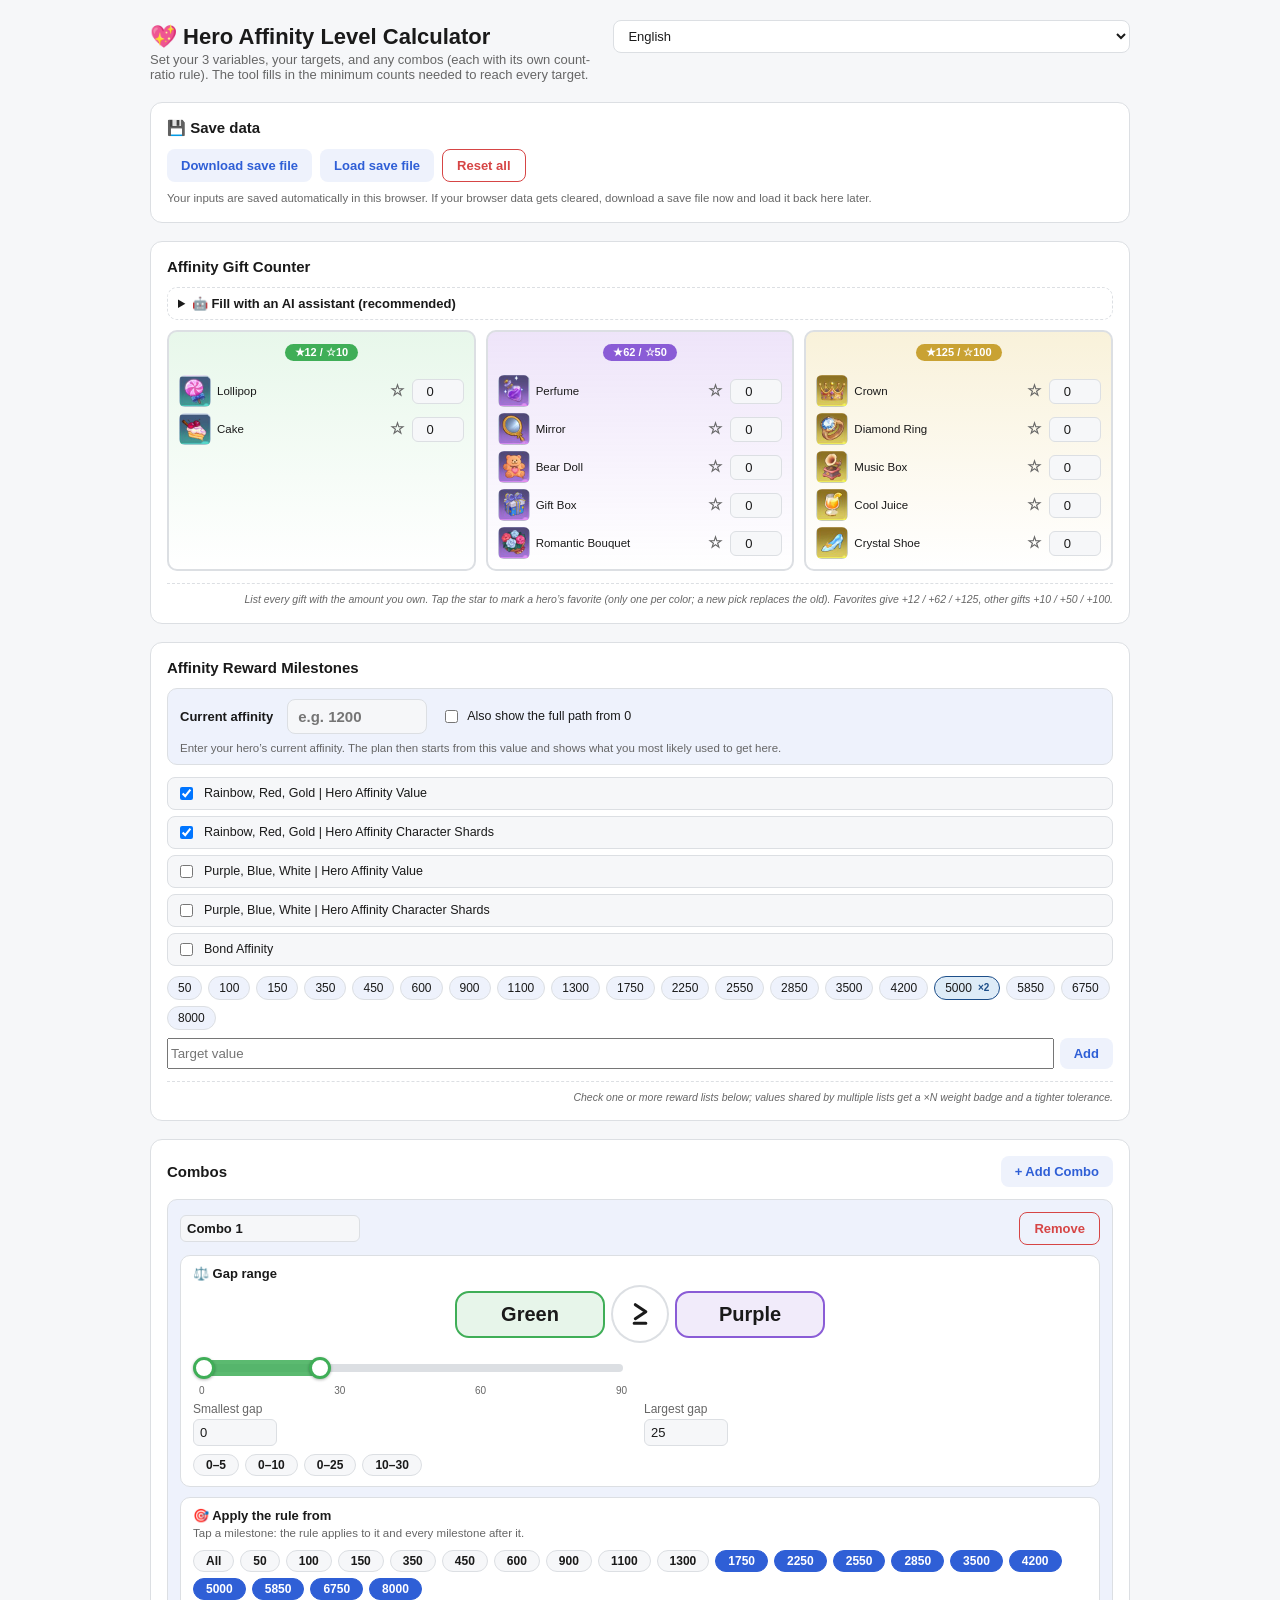
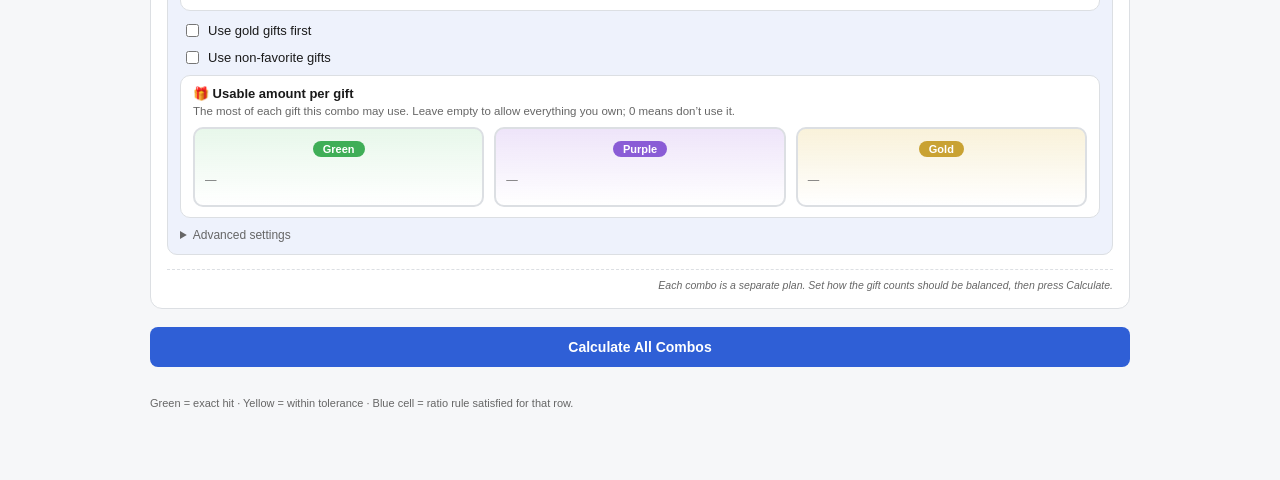
<file: archive/v1/index.html>
<!DOCTYPE html>
<html lang="en">
<head>
<meta charset="UTF-8">
<meta name="viewport" content="width=device-width, initial-scale=1, viewport-fit=cover">
<title>Hero Affinity Level Calculator</title>
<style>
:root{
  --bg:#f6f7f9; --panel:#fff; --text:#1a1a1a; --muted:#666; --border:#dcdfe3;
  --accent:#2f5fd6; --accent2:#eef2fc;
  --green:#c6efce; --greenT:#0f5c1f; --yellow:#ffeb9c; --yellowT:#7a5d00;
  --blue:#ddebf7; --blueT:#1d4e89; --danger:#d64545;
}
@media (prefers-color-scheme: dark){
  :root:not([data-theme="light"]){
    --bg:#15171a; --panel:#1f2226; --text:#e8e8e8; --muted:#9aa0a6; --border:#333a42;
    --accent:#6c93f5; --accent2:#222a3d;
    --green:#1e3a24; --greenT:#7be08c; --yellow:#3a3420; --yellowT:#e0c457;
    --blue:#1c2e3d; --blueT:#8fc2f5;
  }
}
:root[data-theme="dark"]{
  --bg:#15171a; --panel:#1f2226; --text:#e8e8e8; --muted:#9aa0a6; --border:#333a42;
  --accent:#6c93f5; --accent2:#222a3d;
  --green:#1e3a24; --greenT:#7be08c; --yellow:#3a3420; --yellowT:#e0c457;
  --blue:#1c2e3d; --blueT:#8fc2f5;
}
*{box-sizing:border-box}
html{scroll-padding-top:env(safe-area-inset-top,0px)}
body{margin:0;font-family:-apple-system,Segoe UI,Roboto,Arial,sans-serif;background:var(--bg);color:var(--text);
  padding:env(safe-area-inset-top,0px) 16px env(safe-area-inset-bottom,0px);}
.wrap{max-width:980px;margin:0 auto;padding:20px 0 60px}
.topbar{display:flex;justify-content:space-between;align-items:flex-start;gap:10px}
h1{font-size:22px;margin:4px 0 2px}
.sub{color:var(--muted);font-size:13px;margin:0 0 20px}
#langSelect{padding:7px 10px;border:1px solid var(--border);border-radius:8px;background:var(--panel);color:var(--text);font-size:13px}
.panel{background:var(--panel);border:1px solid var(--border);border-radius:12px;padding:16px;margin-bottom:18px;position:relative}
.panel h2{font-size:15px;margin:0 0 12px;display:flex;align-items:center;justify-content:space-between}
.corner-note{display:block;text-align:right;font-size:10.5px;line-height:1.4;color:var(--muted);font-style:italic;margin-top:12px;padding-top:8px;border-top:1px dashed var(--border)}
table{width:100%;border-collapse:collapse;font-size:13px}
th,td{padding:6px 8px;border-bottom:1px solid var(--border);text-align:center}
th{color:var(--muted);font-weight:600;font-size:12px}
td input,.inline-input{width:100%;padding:5px 6px;border:1px solid var(--border);border-radius:6px;background:var(--bg);color:var(--text);font-size:13px}
.row{display:flex;gap:8px;flex-wrap:wrap;align-items:center;margin-bottom:8px}
.row label{font-size:12px;color:var(--muted);display:block;margin-bottom:3px}
.field{flex:1;min-width:110px}
select{width:100%;padding:6px;border:1px solid var(--border);border-radius:6px;background:var(--bg);color:var(--text);font-size:13px}
button{cursor:pointer;border:none;border-radius:8px;padding:8px 14px;font-size:13px;font-weight:600}
.btn-primary{background:var(--accent);color:#fff}
.btn-light{background:var(--accent2);color:var(--accent)}
.btn-danger{background:transparent;color:var(--danger);border:1px solid var(--danger)}
.tier-grid{display:grid;grid-template-columns:repeat(3,1fr);gap:10px}
@media (max-width:640px){.tier-grid{grid-template-columns:1fr}}
.tier-card{border-radius:10px;padding:10px;text-align:center;border:2px solid var(--border)}
.tier-card.t0{background:linear-gradient(180deg,rgba(90,200,110,.14),transparent)}
.tier-card.t1{background:linear-gradient(180deg,rgba(150,90,220,.16),transparent)}
.tier-card.t2{background:linear-gradient(180deg,rgba(220,180,50,.18),transparent)}
.tier-badge{font-size:11px;font-weight:700;border-radius:12px;padding:2px 10px;display:inline-block;margin-bottom:6px}
.t0 .tier-badge{background:#3fae57;color:#fff}
.t1 .tier-badge{background:#8a5cd6;color:#fff}
.t2 .tier-badge{background:#c9a233;color:#fff}
.item-list{display:flex;flex-direction:column;gap:6px;text-align:left;margin-top:8px}
.item-row{display:flex;align-items:center;gap:6px}
.item-row img{width:32px;height:32px;border-radius:6px;object-fit:cover;flex:0 0 auto}
.item-row-name{font-size:11.5px;flex:1 1 auto;overflow:hidden;text-overflow:ellipsis;white-space:nowrap}
.star-btn{background:none;border:none;font-size:16px;cursor:pointer;color:var(--muted);flex:0 0 auto;padding:0 2px;line-height:1}
.star-btn.is-fav{color:#e0b400}
.result-table small{opacity:.75;font-size:10px}
.item-qty{width:52px;flex:0 0 auto;padding:4px;text-align:center}
.combo-card{border:1px solid var(--border);border-radius:10px;padding:12px;margin-bottom:14px;background:var(--accent2)}
.combo-card h3{font-size:14px;margin:0 0 10px;display:flex;justify-content:space-between;align-items:center}
.preset-list{display:flex;flex-direction:column;gap:6px;margin-bottom:10px}
.preset-item{display:flex;align-items:center;gap:8px;font-size:12.5px;padding:6px 8px;border:1px solid var(--border);border-radius:8px;background:var(--bg);cursor:pointer}
.preset-item input{flex:0 0 auto}
.preset-item .cnt{color:var(--muted);font-size:11px;margin-left:auto}
.targets-list{display:flex;flex-wrap:wrap;gap:6px;margin:8px 0}
.chip{background:var(--accent2);border:1px solid var(--border);border-radius:16px;padding:4px 10px;font-size:12px;display:flex;align-items:center;gap:6px}
.chip.weighted{background:var(--blue);border-color:var(--blueT)}
.chip .w-badge{font-size:10px;font-weight:700;color:var(--blueT)}
.chip button{background:none;border:none;color:var(--danger);font-size:13px;padding:0;line-height:1}
.add-target-row{display:flex;gap:6px}
.add-target-row input{flex:1}
.result-table td.exact{background:var(--green);color:var(--greenT);font-weight:600}
.result-table td.near{background:var(--yellow);color:var(--yellowT)}
.result-table td.short{background:rgba(214,69,69,.18);color:var(--danger);font-weight:600}
.gap-inband{background:var(--blue);color:var(--blueT)}
.summary{font-size:12px;color:var(--muted);margin-top:8px;line-height:1.6}
.current-box{display:flex;flex-wrap:wrap;gap:8px 14px;align-items:center;padding:10px 12px;margin-bottom:12px;border:1px solid var(--border);border-radius:10px;background:var(--accent2)}
.current-box>label:first-child{font-size:13px;font-weight:700}
.current-box input[type=number]{width:140px;padding:8px 10px;border:1px solid var(--border);border-radius:8px;background:var(--bg);color:var(--text);font-size:15px;font-weight:600}
.current-box .hint{flex:1 1 100%;font-size:11.5px;color:var(--muted)}
.switch-line{display:flex;gap:6px;align-items:center;font-size:12.5px;cursor:pointer}
.chip.passed{opacity:.4;text-decoration:line-through}
.combo-head{display:flex;gap:8px;justify-content:space-between;align-items:center;margin-bottom:10px}
.combo-name{width:180px;font-weight:700}
.combo-block{background:var(--panel);border:1px solid var(--border);border-radius:10px;padding:10px 12px;margin-bottom:10px}
.block-title{font-size:13px;font-weight:700;margin-bottom:2px}
.block-hint{font-size:11.5px;color:var(--muted);margin-bottom:8px;line-height:1.4}
.seg{display:flex;flex-wrap:wrap;gap:6px;margin-top:6px}
.seg button{flex:1 1 auto;background:var(--bg);color:var(--text);border:1px solid var(--border);font-weight:500;padding:7px 10px}
.seg button.on{background:var(--accent);color:#fff;border-color:var(--accent);font-weight:700}
.combo-nonfav{margin:4px 2px 8px;font-size:13px}
.pick-grid{display:flex;flex-wrap:wrap;gap:6px;margin-top:6px}
.pick{display:flex;align-items:center;gap:5px;font-size:12px;border:1px solid var(--border);border-radius:16px;padding:3px 10px 3px 6px;background:var(--bg);cursor:pointer}
.pick img{width:20px;height:20px;border-radius:4px}
.adv summary{font-size:12px;color:var(--muted);cursor:pointer}
.save-actions{display:flex;flex-wrap:wrap;gap:8px}
.scan-status{flex:1 1 100%;font-size:12px;line-height:1.5}
.scan-status.ok{color:var(--greenT)}
.scan-status.bad{color:var(--danger)}
.item-row.warn .item-qty{border-color:#e0b400;background:rgba(224,180,0,.2)}
.stage-box{margin-top:14px;padding-top:10px;border-top:1px dashed var(--border)}
.stage-table td:first-child{white-space:nowrap}
.stage-sum td{border-top:2px solid var(--border)}
.hist-box{padding:10px 12px;margin-bottom:10px;border:1px solid var(--border);border-radius:10px;background:var(--accent2)}
.now-row td{background:var(--accent2);font-weight:600}
.tier-sel{font-weight:700;border-width:2px}
.tier-sel.t0{border-color:#3fae57}.tier-sel.t1{border-color:#8a5cd6}.tier-sel.t2{border-color:#c9a233}
.advice{border-radius:10px;padding:8px 10px;margin:8px 0;font-size:13px}
.advice.warn{background:rgba(214,69,69,.12);border:1px solid #d64545}
.advice.info{background:rgba(63,130,214,.1);border:1px solid #3f82d6}
.advice button{margin-left:6px}
.pair-vis{display:flex;align-items:center;justify-content:center;gap:8px;margin:6px 0 10px}
.pair-pill{flex:1;max-width:150px;text-align:center;border-radius:14px;padding:10px 6px;border:2px solid;display:flex;flex-direction:column;gap:2px}
.pair-pill small{font-size:11px;color:var(--muted)}
.pair-pill b{font-size:20px}
.pair-pill.t0{border-color:#3fae57;background:rgba(63,174,87,.12)}.pair-pill.t1{border-color:#8a5cd6;background:rgba(138,92,214,.12)}.pair-pill.t2{border-color:#c9a233;background:rgba(201,162,51,.12)}
.pair-op{display:flex;align-items:center;justify-content:center;padding:0;border:0;background:var(--panel);color:var(--text);border-radius:50%;width:54px;height:54px;font-size:28px;font-weight:700;cursor:pointer;box-shadow:0 0 0 2px var(--border);position:relative;line-height:1}
.pair-op i{position:absolute;right:2px;bottom:0;font-size:12px;font-style:normal;color:var(--muted)}
.pair-op:hover{box-shadow:0 0 0 2px var(--text)}
.gap-eq{display:flex;align-items:flex-end;gap:10px}
.gap-eq .field{flex:1}
.gap-op{font-size:22px;font-weight:700;padding-bottom:4px;color:var(--muted)}
.gap-band{margin:4px 0 6px;max-width:440px}
.dual{position:relative;height:34px;margin:2px 0 0}
.dual-track{position:absolute;left:10px;right:10px;top:13px;height:8px;border-radius:4px;background:var(--border)}
.dual-fill{position:absolute;top:-4px;height:16px;border-radius:4px;opacity:.85;min-width:3px}
.dual input[type=range]{position:absolute;left:0;width:100%;top:0;height:34px;margin:0;background:none;pointer-events:none;-webkit-appearance:none;appearance:none}
.dual input[type=range]::-webkit-slider-runnable-track{background:none;height:34px}
.dual input[type=range]::-moz-range-track{background:none}
.dual input[type=range]::-webkit-slider-thumb{pointer-events:auto;-webkit-appearance:none;width:22px;height:22px;border-radius:50%;background:#fff;border:3px solid var(--tc,#888);cursor:grab;margin-top:6px;box-shadow:0 1px 3px rgba(0,0,0,.3)}
.dual input[type=range]::-moz-range-thumb{pointer-events:auto;width:16px;height:16px;border-radius:50%;background:#fff;border:3px solid var(--tc,#888);cursor:grab}
.dual-ticks{display:flex;justify-content:space-between;padding:0 6px;font-size:10px;color:var(--muted,#888)}
.gap-eqline{font-size:12px;font-weight:600;margin-bottom:2px}
.gap-ctrl .gap-pair input[type=number]{width:84px}
.gap-svg{width:100%;height:auto;max-width:440px;display:block}
.gc-track{fill:var(--border)}
.gc-axis{stroke:var(--muted);stroke-width:1}
.gc-zero{stroke:var(--text);stroke-width:1.5;stroke-dasharray:3 2}
.gc-txt{fill:var(--muted);font-size:9px}
.gc-val{fill:var(--text);font-size:11px;font-weight:700}
.gc-end{fill:var(--text);font-size:10px;font-weight:600}
.gap-pair{display:flex;gap:8px;align-items:center}
.gap-pair input[type=range]{flex:1;min-width:80px}
.gap-pair input[type=number]{width:72px;flex:0 0 auto}
.chips-row{display:flex;flex-wrap:wrap;gap:6px;margin-top:6px}
.ai-box{margin:10px 0;padding:8px 10px;border:1px dashed var(--border);border-radius:10px}
.ai-box summary{cursor:pointer;font-weight:700;font-size:13px}
.ai-preview{white-space:pre-wrap;word-break:break-word;margin:8px 0;padding:8px 10px;border-radius:8px;background:var(--bg);border:1px solid var(--border);font-size:12px;line-height:1.5;max-height:240px;overflow:auto;user-select:all}
.ai-box .chips-row{display:flex;gap:8px;flex-wrap:wrap;margin-top:6px}
.ai-text{width:100%;box-sizing:border-box;margin:6px 0;font-family:monospace;font-size:12px;border:1px solid var(--border);border-radius:8px;padding:6px;background:var(--bg);color:var(--text)}
.chip-btn.on{background:var(--accent,#3b82f6);color:#fff;border-color:var(--accent,#3b82f6)}
.chip-btn.passed{opacity:.4}
.apply-chips{flex-wrap:wrap}
.chip-btn{background:var(--bg);color:var(--text);border:1px solid var(--border);border-radius:14px;padding:3px 12px;font-size:12px;font-weight:600}
.item-max-grid .item-qty{width:60px}
.item-row.dim{opacity:.45}
.own{color:var(--muted);font-size:10.5px;flex:0 0 auto;min-width:30px}
.gap-chart{width:100%;height:auto;max-width:640px;display:block}
.gc-band{opacity:.22}
.gc-line{fill:none;stroke:var(--muted);stroke-width:1.5}
.gc-ok{fill:var(--greenT);stroke:var(--panel);stroke-width:1.5}
.gc-bad{fill:var(--danger);stroke:var(--panel);stroke-width:1.5}
.gc-off{fill:var(--muted);stroke:var(--panel);stroke-width:1.5}
.gc-now{stroke:var(--text);stroke-width:2}
.usage-grid .item-list{gap:8px}
.use-bar i.full{background:#d64545}
.use-row{display:flex;gap:8px;align-items:center}
.use-row img{width:28px;height:28px;border-radius:6px;flex:0 0 auto}
.use-main{flex:1;min-width:0}
.use-top{display:flex;justify-content:space-between;gap:6px;font-size:11.5px}
.use-bar{height:6px;border-radius:3px;background:var(--border);margin-top:3px;overflow:hidden}
.use-bar i{display:block;height:100%;background:var(--accent);border-radius:3px}
.footer-note{font-size:11px;color:var(--muted);margin-top:30px}
</style>
</head>
<body>
<div class="wrap">
  <div class="topbar">
    <div>
      <h1 id="t_title"></h1>
      <p class="sub" id="t_sub"></p>
    </div>
    <select id="langSelect" onchange="setLang(this.value)">
      <option value="en">English</option>
      <option value="zhTW">繁體中文</option>
      <option value="zhCN">简体中文</option>
      <option value="ja">日本語</option>
      <option value="es">Español</option>
      <option value="fr">Français</option>
      <option value="de">Deutsch</option>
      <option value="pt">Português</option>
      <option value="vi">Tiếng Việt</option>
      <option value="th">ไทย</option>
      <option value="id">Bahasa Indonesia</option>
      <option value="ru">Русский</option>
      <option value="tr">Türkçe</option>
      <option value="it">Italiano</option>
      <option value="pl">Polski</option>
      <option value="ar">العربية</option>
      <option value="ko">한국어</option>
      <option value="fil">Filipino</option>
    </select>
  </div>

  <div class="panel save-panel">
    <h2 id="t_saveTitle"></h2>
    <div class="save-actions">
      <button class="btn-light" id="t_saveDownload" onclick="downloadSave()"></button>
      <button class="btn-light" id="t_saveLoad" onclick="document.getElementById('saveFile').click()"></button>
      <input type="file" id="saveFile" accept=".json,application/json" hidden onchange="loadSaveFile(this.files[0]);this.value=''">
      <button class="btn-danger" id="t_saveReset" onclick="resetAll()"></button>
    </div>
    <div class="block-hint" id="t_saveHint" style="margin:8px 0 0"></div>
    <div class="scan-status" id="saveStatus"></div>
  </div>

  <div class="panel">
    <h2 id="t_varsTitle"></h2>
    <details class="ai-box" id="aiBox"><summary data-t="aiTitle"></summary>
      <div class="block-hint" data-t="aiStep1"></div>
      <div class="chips-row"><button class="btn-light" data-t="aiCopy" onclick="copyAIPrompt(this)"></button><button class="btn-light" id="aiPrevBtn" data-t="aiPreview" onclick="toggleAIPreview()"></button></div>
      <pre class="ai-preview" id="aiPreview" hidden></pre>
      <div class="block-hint" style="margin-top:10px" data-t="aiStep2"></div>
      <textarea id="aiText" rows="5" class="ai-text" spellcheck="false" placeholder='{"affinity": 0, "items": {"lollipop": {"count": 0, "favorite": false}}}'></textarea>
      <button class="btn-light" data-t="aiImport" onclick="importAI()"></button>
      <div class="scan-status" id="aiStatus"></div>
    </details>
    <div id="varTable" class="tier-grid"></div>
    <div class="corner-note" id="t_varsNote"></div>
  </div>

  <div class="panel">
    <h2 id="t_targetsTitle"></h2>
    <div class="current-box">
      <label for="curAff" id="t_currentTitle"></label>
      <input type="number" id="curAff" min="0" oninput="setCurrent(this.value)">
      <label class="switch-line"><input type="checkbox" id="showEarlier" onchange="showEarlier=this.checked"> <span id="t_showEarlier"></span></label>
      <div class="hint" id="t_currentHint"></div>
    </div>
    <div id="presetList" class="preset-list"></div>
    <div class="targets-list" id="targetChips"></div>
    <div class="add-target-row">
      <input type="number" id="newTarget">
      <button class="btn-light" id="t_addBtn" onclick="addTarget()"></button>
    </div>
    <div class="corner-note" id="t_targetsNote"></div>
  </div>

  <div class="panel">
    <h2><span id="t_combosTitle"></span> <button class="btn-light" id="t_addComboBtn" onclick="addCombo()"></button></h2>
    <div id="comboList"></div>
    <div class="corner-note" id="t_combosNote"></div>
  </div>

  <button class="btn-primary" id="t_calcBtn" onclick="calculateAll()" style="width:100%;padding:12px;font-size:14px"></button>

  <div id="results"></div>

  <p class="footer-note" id="t_legend"></p>
</div>

<script>
const LANG = {
en:{title:'💖 Hero Affinity Level Calculator',sub:'Set your 3 variables, your targets, and any combos (each with its own count-ratio rule). The tool fills in the minimum counts needed to reach every target.',
  varsTitle:'Affinity Gift Counter',varName:'Item',varValue:'Unit value',varCurrent:'Inventory (max)',favoriteGift:'Favorite Gift',useNonFav:'Use non-favorite gifts',varsNote:'List every gift with the amount you own. Tap the star to mark a hero’s favorite (only one per color; a new pick replaces the old). Favorites give +12 / +62 / +125, other gifts +10 / +50 / +100.',
  targetsTitle:'Affinity Reward Milestones',targetPlaceholder:'Target value',addBtn:'Add',targetsNote:'Check one or more reward lists below; values shared by multiple lists get a ×N weight badge and a tighter tolerance.',
  combosTitle:'Combos',addComboBtn:'+ Add Combo',combosNote:'Each combo applies its own ratio rule and reaches the targets independently.',
  firstVar:'First var',minus:'minus',minGap:'Min gap',maxGap:'Max gap',ruleApplies:'Rule applies',every:'Every target',finalOnly:'Final only',fromValue:'From value onward',fromValueLabel:'From value',tolerance:'Tolerance',remove:'Remove',
  calcBtn:'Calculate All Combos',
  exact:'Exact hits',within:'Within tolerance',incl:'incl. exact',totalOv:'Total overage',finalCounts:'Final counts',
  legend:'Green = exact hit · Yellow = within tolerance · Blue cell = ratio rule satisfied for that row.',shortfall:'Shortfall'},
zhTW:{title:'💖 英雄好感度計算器',sub:'設定您的3個變數、目標，以及任意數量的組合（每個組合可套用自己的數量差距規則）。工具會自動算出達成每個目標所需的最小數量。',
  varsTitle:'好感度禮物數量',varName:'物品',varValue:'單位價值',varCurrent:'庫存（上限）',favoriteGift:'角色喜愛禮物',useNonFav:'使用非喜愛禮物',varsNote:'逐一列出所有禮物並填入持有數量。點擊星星標記角色喜愛禮物（每個品質只能有一個，選第二個會取消原本的）。喜愛禮物為 綠+12／紫+62／金+125，其餘禮物為 綠+10／紫+50／金+100。',
  targetsTitle:'好感度獎勵目標',targetPlaceholder:'目標值',addBtn:'新增',targetsNote:'勾選下方一個或多個獎勵清單；多個清單共有的數值會顯示 ×N 權重標記並套用更嚴格的容差。',
  combosTitle:'組合',addComboBtn:'+ 新增組合',combosNote:'每個組合套用自己的數量差距規則，並各自達成目標。',
  firstVar:'第一變數',minus:'減去',minGap:'最小差距',maxGap:'最大差距',ruleApplies:'規則適用',every:'每一列',finalOnly:'僅最終列',fromValue:'從此值起',fromValueLabel:'起始值',tolerance:'容差',remove:'移除',
  calcBtn:'計算所有組合',
  exact:'精確命中',within:'容差內',incl:'含精確',totalOv:'總超額',finalCounts:'最終數量',
  legend:'綠色＝精確命中 · 黃色＝在容差內 · 藍色格子＝該列符合差距規則。',shortfall:'缺口'},
zhCN:{title:'💖 英雄好感度计算器',sub:'设置您的3个变量、目标，以及任意数量的组合（每个组合可套用自己的数量差距规则）。工具会自动算出达成每个目标所需的最小数量。',
  varsTitle:'好感度礼物数量',varName:'物品',varValue:'单位价值',varCurrent:'库存（上限）',favoriteGift:'角色喜爱礼物',useNonFav:'使用非喜爱礼物',varsNote:'逐一列出所有礼物并填入持有数量。点击星星标记角色喜爱礼物（每个品质只能有一个，选第二个会取消原来的）。喜爱礼物为 绿+12／紫+62／金+125，其余礼物为 绿+10／紫+50／金+100。',
  targetsTitle:'好感度奖励目标',targetPlaceholder:'目标值',addBtn:'添加',targetsNote:'勾选下方一个或多个奖励清单；多个清单共有的数值会显示 ×N 权重标记并套用更严格的容差。',
  combosTitle:'组合',addComboBtn:'+ 添加组合',combosNote:'每个组合套用自己的数量差距规则，并各自达成目标。',
  firstVar:'第一变量',minus:'减去',minGap:'最小差距',maxGap:'最大差距',ruleApplies:'规则适用',every:'每一行',finalOnly:'仅最终行',fromValue:'从此值起',fromValueLabel:'起始值',tolerance:'容差',remove:'移除',
  calcBtn:'计算所有组合',
  exact:'精确命中',within:'容差内',incl:'含精确',totalOv:'总超额',finalCounts:'最终数量',
  legend:'绿色＝精确命中 · 黄色＝在容差内 · 蓝色格子＝该行符合差距规则。',shortfall:'缺口'},
ja:{title:'💖 ヒーロー好感度レベル計算機',sub:'3つの変数、目標、そして任意の数のコンボ（それぞれ独自の数量差ルールを持つ）を設定してください。各目標に必要な最小数量を自動計算します。',
  varsTitle:'好感度ギフトカウンター',varName:'アイテム',varValue:'単位値',varCurrent:'所持数（上限）',favoriteGift:'キャラクターお気に入りギフト',useNonFav:'お気に入り以外のギフトも使う',varsNote:'すべてのギフトと所持数を入力してください。星をタップするとキャラのお気に入りに設定されます（各ランク1つまで。新たに選ぶと前の選択は解除）。お気に入りは 緑+12／紫+62／金+125、その他は 緑+10／紫+50／金+100。',
  targetsTitle:'好感度報酬マイルストーン',targetPlaceholder:'目標値',addBtn:'追加',targetsNote:'下のリストから1つ以上選んでください。複数のリストに共通する数値には×Nの重みバッジが付き、許容差がより厳しくなります。',
  combosTitle:'コンボ',addComboBtn:'+ コンボを追加',combosNote:'各コンボは独自の比率ルールを適用し、個別に目標を達成します。',
  firstVar:'変数1',minus:'マイナス',minGap:'最小差',maxGap:'最大差',ruleApplies:'ルール適用',every:'すべての行',finalOnly:'最終行のみ',fromValue:'この値以降',fromValueLabel:'開始値',tolerance:'許容差',remove:'削除',
  calcBtn:'すべてのコンボを計算',
  exact:'正確な一致',within:'許容差内',incl:'正確一致を含む',totalOv:'総超過',finalCounts:'最終数量',
  legend:'緑＝正確一致 · 黄＝許容差内 · 青いセル＝その行で比率ルールを満たす。',shortfall:'不足'},
es:{title:'💖 Calculadora de Nivel de Afinidad del Héroe',sub:'Define tus 3 variables, tus metas y cualquier número de combos (cada uno con su propia regla de diferencia de cantidad). La herramienta calcula las cantidades mínimas para alcanzar cada meta.',
  varsTitle:'Contador de Regalos de Afinidad',varName:'Objeto',varValue:'Valor unitario',varCurrent:'Inventario (máx.)',favoriteGift:'Regalo Favorito del Personaje',useNonFav:'Usar regalos no favoritos',varsNote:'Indica la cantidad de cada regalo. Toca la estrella para marcar el favorito del héroe (solo uno por color; elegir otro reemplaza el anterior). Favoritos: +12 / +62 / +125; los demás: +10 / +50 / +100.',
  targetsTitle:'Hitos de Recompensa de Afinidad',targetPlaceholder:'Valor de meta',addBtn:'Añadir',targetsNote:'Marca una o más listas de recompensas abajo; los valores compartidos por varias listas muestran una insignia de peso ×N y una tolerancia más estricta.',
  combosTitle:'Combos',addComboBtn:'+ Añadir combo',combosNote:'Cada combo aplica su propia regla de proporción y alcanza las metas de forma independiente.',
  firstVar:'Primera var.',minus:'menos',minGap:'Dif. mínima',maxGap:'Dif. máxima',ruleApplies:'Regla aplica',every:'Cada meta',finalOnly:'Solo la final',fromValue:'Desde este valor',fromValueLabel:'Desde valor',tolerance:'Tolerancia',remove:'Eliminar',
  calcBtn:'Calcular todos los combos',
  exact:'Aciertos exactos',within:'Dentro de tolerancia',incl:'incl. exactos',totalOv:'Exceso total',finalCounts:'Cantidades finales',
  legend:'Verde = acierto exacto · Amarillo = dentro de tolerancia · Celda azul = regla cumplida en esa fila.',shortfall:'Déficit'},
fr:{title:'💖 Calculateur de Niveau d\u2019Affinité du Héros',sub:'Définissez vos 3 variables, vos objectifs et un nombre illimité de combos (chacun avec sa propre règle d\u2019écart). L\u2019outil calcule les quantités minimales pour atteindre chaque objectif.',
  varsTitle:'Compteur de Cadeaux d\u2019Affinité',varName:'Objet',varValue:'Valeur unitaire',varCurrent:'Inventaire (max)',favoriteGift:'Cadeau Préféré du Personnage',useNonFav:'Utiliser les cadeaux non préférés',varsNote:'Indiquez la quantité de chaque cadeau. Touchez l’étoile pour marquer le préféré du héros (un seul par couleur ; un nouveau choix remplace l’ancien). Préféré : +12 / +62 / +125 ; autres : +10 / +50 / +100.',
  targetsTitle:'Jalons de Récompense d\u2019Affinité',targetPlaceholder:'Valeur cible',addBtn:'Ajouter',targetsNote:'Cochez une ou plusieurs listes de récompenses ci-dessous ; les valeurs partagées par plusieurs listes affichent un badge de poids ×N et une tolérance plus stricte.',
  combosTitle:'Combos',addComboBtn:'+ Ajouter un combo',combosNote:'Chaque combo applique sa propre règle de ratio et atteint les objectifs indépendamment.',
  firstVar:'1ère variable',minus:'moins',minGap:'Écart min',maxGap:'Écart max',ruleApplies:'Règle appliquée',every:'Chaque objectif',finalOnly:'Dernier seulement',fromValue:'À partir de',fromValueLabel:'Valeur de départ',tolerance:'Tolérance',remove:'Supprimer',
  calcBtn:'Calculer tous les combos',
  exact:'Correspondances exactes',within:'Dans la tolérance',incl:'excactes incluses',totalOv:'Excédent total',finalCounts:'Quantités finales',
  legend:'Vert = correspondance exacte · Jaune = dans la tolérance · Cellule bleue = règle respectée sur cette ligne.',shortfall:'Déficit'},
de:{title:'💖 Helden-Zuneigungslevel-Rechner',sub:'Lege deine 3 Variablen, Ziele und beliebig viele Kombos fest (jede mit ihrer eigenen Mengendifferenz-Regel). Das Tool berechnet die Mindestmengen, die nötig sind, um jedes Ziel zu erreichen.',
  varsTitle:'Zuneigungsgeschenk-Zähler',varName:'Gegenstand',varValue:'Einheitswert',varCurrent:'Bestand (max.)',favoriteGift:'Lieblingsgeschenk des Charakters',useNonFav:'Nicht-Lieblingsgeschenke verwenden',varsNote:'Gib für jedes Geschenk die Anzahl ein. Tippe auf den Stern, um das Lieblingsgeschenk des Helden zu markieren (nur eines pro Farbe; eine neue Wahl ersetzt die alte). Favorit: +12 / +62 / +125, andere: +10 / +50 / +100.',
  targetsTitle:'Zuneigungs-Belohnungsmeilensteine',targetPlaceholder:'Zielwert',addBtn:'Hinzufügen',targetsNote:'Wähle unten eine oder mehrere Belohnungslisten aus; Werte, die in mehreren Listen vorkommen, erhalten ein ×N-Gewichtsabzeichen und eine strengere Toleranz.',
  combosTitle:'Kombos',addComboBtn:'+ Kombo hinzufügen',combosNote:'Jede Kombo wendet ihre eigene Verhältnisregel an und erreicht die Ziele unabhängig.',
  firstVar:'Erste Var.',minus:'minus',minGap:'Min. Differenz',maxGap:'Max. Differenz',ruleApplies:'Regel gilt für',every:'Jedes Ziel',finalOnly:'Nur letztes',fromValue:'Ab diesem Wert',fromValueLabel:'Ab Wert',tolerance:'Toleranz',remove:'Entfernen',
  calcBtn:'Alle Kombos berechnen',
  exact:'Exakte Treffer',within:'Innerhalb der Toleranz',incl:'inkl. exakt',totalOv:'Gesamtüberschuss',finalCounts:'Endmengen',
  legend:'Grün = exakter Treffer · Gelb = innerhalb der Toleranz · Blaue Zelle = Differenzregel für diese Zeile erfüllt.',shortfall:'Fehlbetrag'},
pt:{title:'💖 Calculadora de Nível de Afinidade do Herói',sub:'Defina suas 3 variáveis, metas e quaisquer combos (cada um com sua própria regra de diferença de quantidade). A ferramenta calcula as quantidades mínimas necessárias para atingir cada meta.',
  varsTitle:'Contador de Presentes de Afinidade',varName:'Item',varValue:'Valor unitário',varCurrent:'Inventário (máx.)',favoriteGift:'Presente Favorito do Personagem',useNonFav:'Usar presentes não favoritos',varsNote:'Informe a quantidade de cada presente. Toque na estrela para marcar o favorito do herói (apenas um por cor; escolher outro substitui o anterior). Favorito: +12 / +62 / +125; os demais: +10 / +50 / +100.',
  targetsTitle:'Marcos de Recompensa de Afinidade',targetPlaceholder:'Valor da meta',addBtn:'Adicionar',targetsNote:'Marque uma ou mais listas de recompensa abaixo; valores compartilhados por várias listas mostram um selo de peso ×N e uma tolerância mais rígida.',
  combosTitle:'Combos',addComboBtn:'+ Adicionar combo',combosNote:'Cada combo aplica sua própria regra de proporção e atinge as metas de forma independente.',
  firstVar:'1ª variável',minus:'menos',minGap:'Dif. mínima',maxGap:'Dif. máxima',ruleApplies:'Regra aplica-se',every:'Cada meta',finalOnly:'Só a final',fromValue:'A partir do valor',fromValueLabel:'A partir de',tolerance:'Tolerância',remove:'Remover',
  calcBtn:'Calcular todos os combos',
  exact:'Acertos exatos',within:'Dentro da tolerância',incl:'incl. exatos',totalOv:'Excesso total',finalCounts:'Quantidades finais',
  legend:'Verde = acerto exato · Amarelo = dentro da tolerância · Célula azul = regra satisfeita nessa linha.',shortfall:'Déficit'},
vi:{title:'💖 Máy Tính Cấp Độ Thiện Cảm Anh Hùng',sub:'Thiết lập 3 biến số, mục tiêu và bất kỳ combo nào (mỗi combo có quy tắc chênh lệch số lượng riêng). Công cụ sẽ tính số lượng tối thiểu cần để đạt mỗi mục tiêu.',
  varsTitle:'Bộ Đếm Quà Thiện Cảm',varName:'Vật phẩm',varValue:'Giá trị đơn vị',varCurrent:'Số lượng sở hữu (tối đa)',favoriteGift:'Quà Yêu Thích Của Nhân Vật',useNonFav:'Dùng quà không yêu thích',varsNote:'Nhập số lượng của từng món quà. Chạm vào ngôi sao để đánh dấu quà yêu thích của anh hùng (mỗi màu chỉ một món; chọn món mới sẽ thay món cũ). Yêu thích: +12 / +62 / +125; còn lại: +10 / +50 / +100.',
  targetsTitle:'Cột Mốc Thưởng Thiện Cảm',targetPlaceholder:'Giá trị mục tiêu',addBtn:'Thêm',targetsNote:'Chọn một hoặc nhiều danh sách thưởng bên dưới; các giá trị xuất hiện ở nhiều danh sách sẽ có huy hiệu trọng số ×N và dung sai chặt hơn.',
  combosTitle:'Combo',addComboBtn:'+ Thêm combo',combosNote:'Mỗi combo áp dụng quy tắc tỷ lệ riêng và đạt mục tiêu độc lập.',
  firstVar:'Biến thứ nhất',minus:'trừ',minGap:'Chênh lệch tối thiểu',maxGap:'Chênh lệch tối đa',ruleApplies:'Quy tắc áp dụng',every:'Mọi mục tiêu',finalOnly:'Chỉ mục tiêu cuối',fromValue:'Từ giá trị này',fromValueLabel:'Từ giá trị',tolerance:'Dung sai',remove:'Xóa',
  calcBtn:'Tính tất cả combo',
  exact:'Trúng chính xác',within:'Trong dung sai',incl:'gồm chính xác',totalOv:'Tổng vượt mức',finalCounts:'Số lượng cuối',
  legend:'Xanh lá = trúng chính xác · Vàng = trong dung sai · Ô xanh dương = thỏa quy tắc chênh lệch ở dòng đó.',shortfall:'Thiếu hụt'},
th:{title:'💖 เครื่องคำนวณระดับความสัมพันธ์ฮีโร่',sub:'ตั้งค่าตัวแปร 3 ตัว เป้าหมาย และคอมโบใด ๆ (แต่ละคอมโบมีกฎส่วนต่างจำนวนของตัวเอง) เครื่องมือจะคำนวณจำนวนขั้นต่ำที่ต้องใช้เพื่อให้ถึงแต่ละเป้าหมาย',
  varsTitle:'ตัวนับของขวัญความสัมพันธ์',varName:'ไอเทม',varValue:'มูลค่าต่อหน่วย',varCurrent:'จำนวนที่มี (สูงสุด)',favoriteGift:'ของขวัญที่ตัวละครชอบ',useNonFav:'ใช้ของขวัญที่ไม่ใช่ของโปรด',varsNote:'ใส่จำนวนของขวัญแต่ละชิ้นที่คุณมี แตะดาวเพื่อทำเครื่องหมายของโปรดของฮีโร่ (แต่ละสีเลือกได้เพียงหนึ่งชิ้น เลือกใหม่จะแทนที่อันเดิม) ของโปรดได้ +12 / +62 / +125 ส่วนอื่นได้ +10 / +50 / +100',
  targetsTitle:'เป้าหมายรางวัลความสัมพันธ์',targetPlaceholder:'ค่าเป้าหมาย',addBtn:'เพิ่ม',targetsNote:'เลือกรายการรางวัลด้านล่างหนึ่งรายการขึ้นไป ค่าที่ซ้ำกันในหลายรายการจะมีป้ายน้ำหนัก ×N และค่าความเผื่อที่เข้มงวดขึ้น',
  combosTitle:'คอมโบ',addComboBtn:'+ เพิ่มคอมโบ',combosNote:'แต่ละคอมโบใช้กฎอัตราส่วนของตัวเองและบรรลุเป้าหมายอย่างเป็นอิสระ',
  firstVar:'ตัวแปรแรก',minus:'ลบ',minGap:'ส่วนต่างต่ำสุด',maxGap:'ส่วนต่างสูงสุด',ruleApplies:'กฎมีผลกับ',every:'ทุกเป้าหมาย',finalOnly:'เป้าหมายสุดท้ายเท่านั้น',fromValue:'ตั้งแต่ค่านี้เป็นต้นไป',fromValueLabel:'ตั้งแต่ค่า',tolerance:'ค่าความเผื่อ',remove:'ลบ',
  calcBtn:'คำนวณทุกคอมโบ',
  exact:'ตรงพอดี',within:'อยู่ในค่าเผื่อ',incl:'รวมที่ตรงพอดี',totalOv:'ส่วนเกินทั้งหมด',finalCounts:'จำนวนสุดท้าย',
  legend:'เขียว = ตรงพอดี · เหลือง = อยู่ในค่าเผื่อ · ช่องสีฟ้า = แถวนั้นตรงตามกฎส่วนต่าง',shortfall:'ขาดดุล'},
id:{title:'💖 Kalkulator Level Afinitas Pahlawan',sub:'Atur 3 variabel, target, dan kombo apa pun (masing-masing dengan aturan selisih jumlahnya sendiri). Alat ini akan mengisi jumlah minimum yang diperlukan untuk mencapai setiap target.',
  varsTitle:'Penghitung Hadiah Afinitas',varName:'Item',varValue:'Nilai satuan',varCurrent:'Inventaris (maks)',favoriteGift:'Hadiah Favorit Karakter',useNonFav:'Gunakan hadiah non-favorit',varsNote:'Masukkan jumlah setiap hadiah. Ketuk bintang untuk menandai favorit pahlawan (hanya satu per warna; pilihan baru menggantikan yang lama). Favorit: +12 / +62 / +125; lainnya: +10 / +50 / +100.',
  targetsTitle:'Tonggak Hadiah Afinitas',targetPlaceholder:'Nilai target',addBtn:'Tambah',targetsNote:'Pilih satu atau beberapa daftar hadiah di bawah; nilai yang muncul di beberapa daftar akan mendapat label bobot ×N dan toleransi yang lebih ketat.',
  combosTitle:'Kombo',addComboBtn:'+ Tambah Kombo',combosNote:'Setiap kombo menerapkan aturan rasionya sendiri dan mencapai target secara independen.',
  firstVar:'Var pertama',minus:'minus',minGap:'Selisih min',maxGap:'Selisih maks',ruleApplies:'Aturan berlaku',every:'Setiap target',finalOnly:'Hanya target akhir',fromValue:'Mulai dari nilai ini',fromValueLabel:'Mulai dari nilai',tolerance:'Toleransi',remove:'Hapus',
  calcBtn:'Hitung Semua Kombo',
  exact:'Tepat sasaran',within:'Dalam toleransi',incl:'termasuk tepat',totalOv:'Total kelebihan',finalCounts:'Jumlah akhir',
  legend:'Hijau = tepat sasaran · Kuning = dalam toleransi · Sel biru = aturan selisih terpenuhi pada baris itu.',shortfall:'Kekurangan'},
ru:{title:'💖 Калькулятор уровня привязанности героя',sub:'Задайте 3 переменные, цели и любые комбо (у каждого своё правило разницы количества). Инструмент рассчитает минимальное количество, необходимое для достижения каждой цели.',
  varsTitle:'Счётчик подарков привязанности',varName:'Предмет',varValue:'Цена за единицу',varCurrent:'Запас (макс.)',favoriteGift:'Любимый Подарок Персонажа',useNonFav:'Использовать нелюбимые подарки',varsNote:'Укажите количество каждого подарка. Нажмите на звезду, чтобы отметить любимый подарок героя (по одному на цвет; новый выбор заменяет прежний). Любимый: +12 / +62 / +125; остальные: +10 / +50 / +100.',
  targetsTitle:'Рубежи Наград Привязанности',targetPlaceholder:'Значение цели',addBtn:'Добавить',targetsNote:'Отметьте один или несколько списков наград ниже; значения, встречающиеся в нескольких списках, получают значок веса ×N и более строгий допуск.',
  combosTitle:'Комбо',addComboBtn:'+ Добавить комбо',combosNote:'Каждое комбо применяет своё правило соотношения и достигает целей независимо.',
  firstVar:'Первая переменная',minus:'минус',minGap:'Мин. разница',maxGap:'Макс. разница',ruleApplies:'Правило действует',every:'Каждая цель',finalOnly:'Только финальная',fromValue:'Начиная со значения',fromValueLabel:'Начиная со значения',tolerance:'Допуск',remove:'Удалить',
  calcBtn:'Рассчитать все комбо',
  exact:'Точные совпадения',within:'В пределах допуска',incl:'вкл. точные',totalOv:'Общий излишек',finalCounts:'Итоговые количества',
  legend:'Зелёный = точное совпадение · Жёлтый = в пределах допуска · Синяя ячейка = правило разницы выполнено в этой строке.',shortfall:'Недостаток'},
tr:{title:'💖 Kahraman Yakınlık Seviyesi Hesaplayıcı',sub:'3 değişkeninizi, hedeflerinizi ve istediğiniz sayıda komboyu ayarlayın (her biri kendi sayı-fark kuralına sahip). Araç, her hedefe ulaşmak için gereken minimum sayıları hesaplar.',
  varsTitle:'Yakınlık Hediyesi Sayacı',varName:'Eşya',varValue:'Birim değer',varCurrent:'Envanter (maks.)',favoriteGift:'Karakterin Favori Hediyesi',useNonFav:'Favori olmayan hediyeleri kullan',varsNote:'Her hediyenin sahip olduğunuz adedini girin. Kahramanın favorisini işaretlemek için yıldıza dokunun (renk başına yalnızca bir tane; yeni seçim eskisini değiştirir). Favori: +12 / +62 / +125; diğerleri: +10 / +50 / +100.',
  targetsTitle:'Yakınlık Ödül Kilometre Taşları',targetPlaceholder:'Hedef değeri',addBtn:'Ekle',targetsNote:'Aşağıdan bir veya daha fazla ödül listesi işaretleyin; birden fazla listede ortak olan değerler ×N ağırlık rozeti alır ve tolerans daha sıkı olur.',
  combosTitle:'Kombolar',addComboBtn:'+ Kombo Ekle',combosNote:'Her kombo kendi oran kuralını uygular ve hedeflere bağımsız olarak ulaşır.',
  firstVar:'İlk değişken',minus:'eksi',minGap:'Min fark',maxGap:'Maks fark',ruleApplies:'Kural uygulanır',every:'Her hedef',finalOnly:'Sadece son',fromValue:'Bu değerden sonra',fromValueLabel:'Bu değerden',tolerance:'Tolerans',remove:'Kaldır',
  calcBtn:'Tüm Komboları Hesapla',
  exact:'Tam isabetler',within:'Tolerans içinde',incl:'tam dahil',totalOv:'Toplam aşım',finalCounts:'Son sayılar',
  legend:'Yeşil = tam isabet · Sarı = tolerans içinde · Mavi hücre = o satırda fark kuralı sağlandı.',shortfall:'Eksik'},
it:{title:"💖 Calcolatore del Livello di Affinità dell'Eroe",sub:"Imposta le tue 3 variabili, i tuoi obiettivi e qualsiasi combo (ognuno con la propria regola di differenza di quantità). Lo strumento calcola le quantità minime necessarie per raggiungere ogni obiettivo.",
  varsTitle:'Contatore Regali di Affinità',varName:'Oggetto',varValue:'Valore unitario',varCurrent:'Inventario (max)',favoriteGift:'Regalo Preferito del Personaggio',useNonFav:'Usa regali non preferiti',varsNote:'Inserisci la quantità di ogni regalo. Tocca la stella per segnare il preferito dell’eroe (uno solo per colore; una nuova scelta sostituisce la precedente). Preferito: +12 / +62 / +125; altri: +10 / +50 / +100.',
  targetsTitle:'Traguardi di Ricompensa dell\u2019Affinità',targetPlaceholder:'Valore obiettivo',addBtn:'Aggiungi',targetsNote:'Seleziona una o più liste di ricompense qui sotto; i valori condivisi da più liste mostrano un badge di peso ×N e una tolleranza più rigida.',
  combosTitle:'Combo',addComboBtn:'+ Aggiungi Combo',combosNote:'Ogni combo applica la propria regola di rapporto e raggiunge gli obiettivi in modo indipendente.',
  firstVar:'1ª variabile',minus:'meno',minGap:'Differenza min',maxGap:'Differenza max',ruleApplies:'Regola si applica',every:'Ogni obiettivo',finalOnly:'Solo finale',fromValue:'Da questo valore',fromValueLabel:'Da valore',tolerance:'Tolleranza',remove:'Rimuovi',
  calcBtn:'Calcola Tutti i Combo',
  exact:'Centrature esatte',within:'Entro la tolleranza',incl:'incl. esatte',totalOv:'Eccedenza totale',finalCounts:'Quantità finali',
  legend:'Verde = centratura esatta · Giallo = entro la tolleranza · Cella blu = regola di differenza soddisfatta per quella riga.',shortfall:'Carenza'},
pl:{title:'💖 Kalkulator Poziomu Afiliacji Bohatera',sub:'Ustaw swoje 3 zmienne, cele i dowolną liczbę kombinacji (każda z własną regułą różnicy liczby). Narzędzie wyliczy minimalne liczby potrzebne do osiągnięcia każdego celu.',
  varsTitle:'Licznik Prezentów Afiliacji',varName:'Przedmiot',varValue:'Wartość jednostkowa',varCurrent:'Zapas (maks.)',favoriteGift:'Ulubiony Prezent Postaci',useNonFav:'Używaj nieulubionych prezentów',varsNote:'Wpisz liczbę każdego prezentu. Dotknij gwiazdki, aby oznaczyć ulubiony prezent bohatera (tylko jeden na kolor; nowy wybór zastępuje poprzedni). Ulubiony: +12 / +62 / +125; pozostałe: +10 / +50 / +100.',
  targetsTitle:'Punkty Nagród Afiliacji',targetPlaceholder:'Wartość celu',addBtn:'Dodaj',targetsNote:'Zaznacz jedną lub więcej list nagród poniżej; wartości wspólne dla kilku list otrzymują odznakę wagi ×N i bardziej rygorystyczną tolerancję.',
  combosTitle:'Kombinacje',addComboBtn:'+ Dodaj kombinację',combosNote:'Każda kombinacja stosuje własną regułę proporcji i niezależnie osiąga cele.',
  firstVar:'Pierwsza zmienna',minus:'minus',minGap:'Min. różnica',maxGap:'Maks. różnica',ruleApplies:'Reguła dotyczy',every:'Każdy cel',finalOnly:'Tylko ostatni',fromValue:'Od tej wartości',fromValueLabel:'Od wartości',tolerance:'Tolerancja',remove:'Usuń',
  calcBtn:'Policz wszystkie kombinacje',
  exact:'Trafienia dokładne',within:'W granicach tolerancji',incl:'wł. dokładne',totalOv:'Całkowita nadwyżka',finalCounts:'Końcowe liczby',
  legend:'Zielony = trafienie dokładne · Żółty = w granicach tolerancji · Niebieska komórka = reguła różnicy spełniona w tym wierszu.',shortfall:'Niedobór'},
ar:{title:'💖 حاسبة مستوى تقارب البطل',sub:'حدّد متغيراتك الثلاثة وأهدافك وأي عدد من التوليفات (لكل منها قاعدة فرق الكمية الخاصة بها). ستحسب الأداة الحد الأدنى من الكميات اللازمة للوصول إلى كل هدف.',
  varsTitle:'عداد هدايا التقارب',varName:'عنصر',varValue:'قيمة الوحدة',varCurrent:'المخزون (الحد الأقصى)',favoriteGift:'الهدية المفضلة للشخصية',useNonFav:'استخدام الهدايا غير المفضلة',varsNote:'أدخل كمية كل هدية. المس النجمة لتحديد هدية البطل المفضلة (واحدة فقط لكل لون؛ اختيار جديد يستبدل القديم). المفضلة: +12 / +62 / +125؛ الأخرى: +10 / +50 / +100.',
  targetsTitle:'معالم مكافآت التقارب',targetPlaceholder:'قيمة الهدف',addBtn:'إضافة',targetsNote:'حدد قائمة مكافآت واحدة أو أكثر أدناه؛ القيم المشتركة بين عدة قوائم تحصل على شارة وزن ×N وتفاوتًا أكثر صرامة.',
  combosTitle:'التوليفات',addComboBtn:'+ إضافة توليفة',combosNote:'تطبّق كل توليفة قاعدة نسبتها الخاصة وتصل إلى الأهداف بشكل مستقل.',
  firstVar:'المتغير الأول',minus:'ناقص',minGap:'أقل فرق',maxGap:'أعلى فرق',ruleApplies:'تُطبَّق القاعدة',every:'كل هدف',finalOnly:'الهدف الأخير فقط',fromValue:'من هذه القيمة فصاعدًا',fromValueLabel:'من القيمة',tolerance:'التفاوت المسموح',remove:'إزالة',
  calcBtn:'حساب كل التوليفات',
  exact:'إصابات دقيقة',within:'ضمن التفاوت',incl:'بما فيها الدقيقة',totalOv:'إجمالي الفائض',finalCounts:'الكميات النهائية',
  legend:'أخضر = إصابة دقيقة · أصفر = ضمن التفاوت المسموح · خلية زرقاء = تحقّقت قاعدة الفرق في ذلك الصف.',shortfall:'نقص'},
ko:{title:'💖 영웅 호감도 레벨 계산기',sub:'3개의 변수, 목표, 그리고 원하는 만큼의 콤보(각각 고유한 수량 차이 규칙 포함)를 설정하세요. 도구가 각 목표에 도달하는 데 필요한 최소 수량을 자동으로 계산합니다.',
  varsTitle:'호감도 선물 카운터',varName:'아이템',varValue:'단위 값',varCurrent:'보유량 (최대)',favoriteGift:'캐릭터 애정 선물',useNonFav:'비선호 선물 사용',varsNote:'모든 선물의 보유 수량을 입력하세요. 별을 눌러 영웅이 좋아하는 선물을 표시합니다(색상당 하나만 가능하며 새로 고르면 기존 선택이 해제됩니다). 애정 선물: +12 / +62 / +125, 그 외: +10 / +50 / +100.',
  targetsTitle:'호감도 보상 마일스톤',targetPlaceholder:'목표 값',addBtn:'추가',targetsNote:'아래에서 하나 이상의 보상 목록을 선택하세요. 여러 목록에 공통으로 있는 값은 ×N 가중치 배지가 표시되고 허용 오차가 더 엄격해집니다.',
  combosTitle:'콤보',addComboBtn:'+ 콤보 추가',combosNote:'각 콤보는 고유한 비율 규칙을 적용하여 독립적으로 목표를 달성합니다.',
  firstVar:'첫 번째 변수',minus:'빼기',minGap:'최소 차이',maxGap:'최대 차이',ruleApplies:'규칙 적용',every:'모든 목표',finalOnly:'최종만',fromValue:'이 값부터',fromValueLabel:'시작 값',tolerance:'허용 오차',remove:'제거',
  calcBtn:'모든 콤보 계산',
  exact:'정확히 일치',within:'허용 오차 내',incl:'정확 일치 포함',totalOv:'총 초과량',finalCounts:'최종 수량',
  legend:'초록 = 정확히 일치 · 노란색 = 허용 오차 내 · 파란 셀 = 해당 행에서 차이 규칙 충족.',shortfall:'부족'},
fil:{title:'💖 Calculator ng Antas ng Affinity ng Bayani',sub:'Itakda ang iyong 3 variable, mga target, at kahit ilang combo (bawat isa may sariling patakaran sa pagkakaiba ng bilang). Kakalkulahin ng tool ang pinakamababang bilang na kailangan para maabot ang bawat target.',
  varsTitle:'Bilang ng Regalo sa Affinity',varName:'Item',varValue:'Halaga bawat yunit',varCurrent:'Imbentaryo (max)',favoriteGift:'Paboritong Regalo ng Karakter',useNonFav:'Gamitin ang hindi paboritong regalo',varsNote:'Ilagay ang dami ng bawat regalo. I-tap ang bituin para markahan ang paborito ng bayani (isa lang bawat kulay; papalitan ng bagong pili ang dati). Paborito: +12 / +62 / +125; iba pa: +10 / +50 / +100.',
  targetsTitle:'Mga Milestone ng Gantimpala sa Affinity',targetPlaceholder:'Halaga ng target',addBtn:'Idagdag',targetsNote:'Markahan ang isa o higit pang listahan ng gantimpala sa ibaba; ang mga halaga na pareho sa maraming listahan ay magkakaroon ng ×N na weight badge at mas mahigpit na tolerance.',
  combosTitle:'Mga Combo',addComboBtn:'+ Magdagdag ng Combo',combosNote:'Ang bawat combo ay naglalapat ng sariling patakaran sa ratio at nakakaabot ng mga target nang hiwalay.',
  firstVar:'Unang variable',minus:'bawas',minGap:'Pinakamaliit na pagkakaiba',maxGap:'Pinakamalaking pagkakaiba',ruleApplies:'Saklaw ng patakaran',every:'Bawat target',finalOnly:'Huli lang',fromValue:'Mula sa halagang ito',fromValueLabel:'Mula sa halaga',tolerance:'Tolerance',remove:'Alisin',
  calcBtn:'Kalkulahin Lahat ng Combo',
  exact:'Eksaktong tama',within:'Nasa loob ng tolerance',incl:'kasama ang eksakto',totalOv:'Kabuuang labis',finalCounts:'Huling bilang',
  legend:'Berde = eksaktong tama · Dilaw = nasa loob ng tolerance · Asul na cell = natugunan ang patakaran sa pagkakaiba sa row na iyon.',shortfall:'Kakulangan'}
};
let curLang='en';
function t(k){ return (LANG[curLang]&&LANG[curLang][k]) || LANG.en[k]; }

const ITEM_NAMES = {
lollipop:{en:'Lollipop',zhTW:'棒棒糖',zhCN:'棒棒糖',ja:'ロリポップ',es:'Piruleta',fr:'Sucette',de:'Lutscher',pt:'Pirulito',vi:'Kẹo Mút',th:'อมยิ้ม',id:'Permen Lolipop',ru:'Леденец',tr:'Lolipop',it:'Lecca-lecca',pl:'Lizak',ar:'مصاصة',ko:'막대사탕',fil:'Lollipop'},
cake:{en:'Cake',zhTW:'蛋糕',zhCN:'蛋糕',ja:'ケーキ',es:'Pastel',fr:'Gâteau',de:'Kuchen',pt:'Bolo',vi:'Bánh Kem',th:'เค้ก',id:'Kue',ru:'Торт',tr:'Pasta',it:'Torta',pl:'Tort',ar:'كعكة',ko:'케이크',fil:'Keyk'},
perfume:{en:'Perfume',zhTW:'香水',zhCN:'香水',ja:'香水',es:'Perfume',fr:'Parfum',de:'Parfüm',pt:'Perfume',vi:'Nước Hoa',th:'น้ำหอม',id:'Parfum',ru:'Духи',tr:'Parfüm',it:'Profumo',pl:'Perfumy',ar:'عطر',ko:'향수',fil:'Pabango'},
mirror:{en:'Mirror',zhTW:'鏡子',zhCN:'镜子',ja:'鏡',es:'Espejo',fr:'Miroir',de:'Spiegel',pt:'Espelho',vi:'Gương',th:'กระจก',id:'Cermin',ru:'Зеркало',tr:'Ayna',it:'Specchio',pl:'Lusterko',ar:'مرآة',ko:'거울',fil:'Salamin'},
bear:{en:'Bear Doll',zhTW:'熊玩偶',zhCN:'熊玩偶',ja:'クマのぬいぐるみ',es:'Osito de Peluche',fr:'Ours en Peluche',de:'Teddybär',pt:'Urso de Pelúcia',vi:'Gấu Bông',th:'ตุ๊กตาหมี',id:'Boneka Beruang',ru:'Мишка',tr:'Oyuncak Ayı',it:'Orsetto di Peluche',pl:'Miś Pluszowy',ar:'دبدوب',ko:'테디베어',fil:'Teddy Bear'},
box:{en:'Gift Box',zhTW:'禮盒',zhCN:'礼盒',ja:'ギフトボックス',es:'Caja de Regalo',fr:'Boîte Cadeau',de:'Geschenkbox',pt:'Caixa de Presente',vi:'Hộp Quà',th:'กล่องของขวัญ',id:'Kotak Hadiah',ru:'Подарочная коробка',tr:'Hediye Kutusu',it:'Scatola Regalo',pl:'Pudełko Prezentowe',ar:'علبة هدية',ko:'선물 상자',fil:'Kahon ng Regalo'},
bouquet:{en:'Romantic Bouquet',zhTW:'浪漫花束',zhCN:'浪漫花束',ja:'ロマンティックブーケ',es:'Ramo Romántico',fr:'Bouquet Romantique',de:'Romantischer Blumenstrauß',pt:'Buquê Romântico',vi:'Bó Hoa Lãng Mạn',th:'ช่อดอกไม้โรแมนติก',id:'Buket Romantis',ru:'Романтический букет',tr:'Romantik Buket',it:'Bouquet Romantico',pl:'Romantyczny Bukiet',ar:'باقة رومانسية',ko:'로맨틱 꽃다발',fil:'Romantikong Bouquet'},
crown:{en:'Crown',zhTW:'皇冠',zhCN:'皇冠',ja:'王冠',es:'Corona',fr:'Couronne',de:'Krone',pt:'Coroa',vi:'Vương Miện',th:'มงกุฎ',id:'Mahkota',ru:'Корона',tr:'Taç',it:'Corona',pl:'Korona',ar:'تاج',ko:'왕관',fil:'Korona'},
ring:{en:'Diamond Ring',zhTW:'鑽戒',zhCN:'钻戒',ja:'ダイヤモンドリング',es:'Anillo de Diamante',fr:'Bague en Diamant',de:'Diamantring',pt:'Anel de Diamante',vi:'Nhẫn Kim Cương',th:'แหวนเพชร',id:'Cincin Berlian',ru:'Бриллиантовое кольцо',tr:'Pırlanta Yüzük',it:'Anello di Diamanti',pl:'Pierścionek z Diamentem',ar:'خاتم ماسي',ko:'다이아몬드 반지',fil:'Singsing na Diamante'},
musicbox:{en:'Music Box',zhTW:'音樂盒',zhCN:'音乐盒',ja:'オルゴール',es:'Caja de Música',fr:'Boîte à Musique',de:'Spieluhr',pt:'Caixa de Música',vi:'Hộp Nhạc',th:'กล่องดนตรี',id:'Kotak Musik',ru:'Музыкальная шкатулка',tr:'Müzik Kutusu',it:'Carillon',pl:'Pozytywka',ar:'صندوق موسيقى',ko:'오르골',fil:'Music Box'},
juice:{en:'Cool Juice',zhTW:'清涼果汁',zhCN:'清凉果汁',ja:'冷たいジュース',es:'Jugo Fresco',fr:'Jus Frais',de:'Erfrischender Saft',pt:'Suco Refrescante',vi:'Nước Ép Mát Lạnh',th:'น้ำผลไม้เย็นชื่นใจ',id:'Jus Segar',ru:'Прохладный сок',tr:'Serinletici Meyve Suyu',it:'Succo Fresco',pl:'Chłodzący Sok',ar:'عصير بارد',ko:'시원한 주스',fil:'Malamig na Juice'},
shoe:{en:'Crystal Shoe',zhTW:'水晶鞋',zhCN:'水晶鞋',ja:'ガラスの靴',es:'Zapato de Cristal',fr:'Chaussure de Cristal',de:'Glasschuh',pt:'Sapato de Cristal',vi:'Giày Pha Lê',th:'รองเท้าแก้ว',id:'Sepatu Kristal',ru:'Хрустальная туфелька',tr:'Kristal Ayakkabı',it:'Scarpetta di Cristallo',pl:'Kryształowy Pantofelek',ar:'حذاء كريستالي',ko:'유리구두',fil:'Kristal na Sapatos'}
};
function itemName(key){ const n=ITEM_NAMES[key]; return (n&&(n[curLang]||n.en)) || key; }

const PRESET_LISTS = {
  ph1:[50,150,350,600,900,1300,1750,2250,2850,3500,4200,5000,5850,6750,8000],
  ph2:[100,450,1100,2550,5000],
  ph3:[20,80,150,300,500,800,1000,1100,1200,1300,1400,1500,1600,1700,1800],
  ph4:[50,100,200,400,650],
  ph5:[0,50,100,200,350,500,750,1000,1250,1500,1800,2100,2500,3000,3500,4000,5000,6000,7000,8000]
};
const PRESET_ORDER = ['ph1','ph2','ph3','ph4','ph5'];
const PRESET_NAMES = {
ph1:{en:'Rainbow, Red, Gold | Hero Affinity Value',zhTW:'彩色、紅色、金色 | 英雄好感度數值',zhCN:'彩色、红色、金色 | 英雄好感度数值',ja:'虹色・赤色・金色 | ヒーロー好感度数値',es:'Arcoíris, Rojo, Dorado | Valor de Afinidad del Héroe',fr:"Arc-en-ciel, Rouge, Or | Valeur d'Affinité du Héros",de:'Regenbogen, Rot, Gold | Heldenaffinitätswert',pt:'Arco-íris, Vermelho, Dourado | Valor de Afinidade do Herói',vi:'Cầu Vồng, Đỏ, Vàng | Giá Trị Thiện Cảm Anh Hùng',th:'สีรุ้ง, สีแดง, สีทอง | ค่าความสัมพันธ์ฮีโร่',id:'Pelangi, Merah, Emas | Nilai Afinitas Pahlawan',ru:'Радужный, Красный, Золотой | Значение Привязанности Героя',tr:'Gökkuşağı, Kırmızı, Altın | Kahraman Yakınlık Değeri',it:"Arcobaleno, Rosso, Oro | Valore di Affinità dell'Eroe",pl:'Tęcza, Czerwony, Złoty | Wartość Afiliacji Bohatera',ar:'قوس قزح، أحمر، ذهبي | قيمة تقارب البطل',ko:'레인보우, 레드, 골드 | 영웅 호감도 수치',fil:'Rainbow, Pula, Ginto | Halaga ng Affinity ng Bayani'},
ph2:{en:'Rainbow, Red, Gold | Hero Affinity Character Shards',zhTW:'彩色、紅色、金色 | 英雄好感度角色碎片',zhCN:'彩色、红色、金色 | 英雄好感度角色碎片',ja:'虹色・赤色・金色 | ヒーロー好感度キャラクター欠片',es:'Arcoíris, Rojo, Dorado | Fragmentos de Personaje de Afinidad',fr:"Arc-en-ciel, Rouge, Or | Fragments de Personnage d'Affinité",de:'Regenbogen, Rot, Gold | Affinitäts-Charaktersplitter',pt:'Arco-íris, Vermelho, Dourado | Fragmentos de Personagem de Afinidade',vi:'Cầu Vồng, Đỏ, Vàng | Mảnh Nhân Vật Thiện Cảm',th:'สีรุ้ง, สีแดง, สีทอง | เศษชิ้นส่วนตัวละครความสัมพันธ์',id:'Pelangi, Merah, Emas | Pecahan Karakter Afinitas',ru:'Радужный, Красный, Золотой | Осколки Персонажа Привязанности',tr:'Gökkuşağı, Kırmızı, Altın | Yakınlık Karakter Parçaları',it:'Arcobaleno, Rosso, Oro | Frammenti Personaggio di Affinità',pl:'Tęcza, Czerwony, Złoty | Fragmenty Postaci Afiliacji',ar:'قوس قزح، أحمر، ذهبي | شظايا شخصية التقارب',ko:'레인보우, 레드, 골드 | 호감도 캐릭터 조각',fil:'Rainbow, Pula, Ginto | Piraso ng Karakter ng Affinity'},
ph3:{en:'Purple, Blue, White | Hero Affinity Value',zhTW:'紫色、藍色、白色 | 英雄好感度數值',zhCN:'紫色、蓝色、白色 | 英雄好感度数值',ja:'紫色・青色・白色 | ヒーロー好感度数値',es:'Morado, Azul, Blanco | Valor de Afinidad del Héroe',fr:'Violet, Bleu, Blanc | Valeur d\u2019Affinité du Héros',de:'Lila, Blau, Weiß | Heldenaffinitätswert',pt:'Roxo, Azul, Branco | Valor de Afinidade do Herói',vi:'Tím, Xanh, Trắng | Giá Trị Thiện Cảm Anh Hùng',th:'สีม่วง, สีฟ้า, สีขาว | ค่าความสัมพันธ์ฮีโร่',id:'Ungu, Biru, Putih | Nilai Afinitas Pahlawan',ru:'Фиолетовый, Синий, Белый | Значение Привязанности Героя',tr:'Mor, Mavi, Beyaz | Kahraman Yakınlık Değeri',it:"Viola, Blu, Bianco | Valore di Affinità dell'Eroe",pl:'Fioletowy, Niebieski, Biały | Wartość Afiliacji Bohatera',ar:'بنفسجي، أزرق، أبيض | قيمة تقارب البطل',ko:'퍼플, 블루, 화이트 | 영웅 호감도 수치',fil:'Lila, Asul, Puti | Halaga ng Affinity ng Bayani'},
ph4:{en:'Purple, Blue, White | Hero Affinity Character Shards',zhTW:'紫色、藍色、白色 | 英雄好感度角色碎片',zhCN:'紫色、蓝色、白色 | 英雄好感度角色碎片',ja:'紫色・青色・白色 | ヒーロー好感度キャラクター欠片',es:'Morado, Azul, Blanco | Fragmentos de Personaje de Afinidad',fr:'Violet, Bleu, Blanc | Fragments de Personnage d\u2019Affinité',de:'Lila, Blau, Weiß | Affinitäts-Charaktersplitter',pt:'Roxo, Azul, Branco | Fragmentos de Personagem de Afinidade',vi:'Tím, Xanh, Trắng | Mảnh Nhân Vật Thiện Cảm',th:'สีม่วง, สีฟ้า, สีขาว | เศษชิ้นส่วนตัวละครความสัมพันธ์',id:'Ungu, Biru, Putih | Pecahan Karakter Afinitas',ru:'Фиолетовый, Синий, Белый | Осколки Персонажа Привязанности',tr:'Mor, Mavi, Beyaz | Yakınlık Karakter Parçaları',it:'Viola, Blu, Bianco | Frammenti Personaggio di Affinità',pl:'Fioletowy, Niebieski, Biały | Fragmenty Postaci Afiliacji',ar:'بنفسجي، أزرق، أبيض | شظايا شخصية التقارب',ko:'퍼플, 블루, 화이트 | 호감도 캐릭터 조각',fil:'Lila, Asul, Puti | Piraso ng Karakter ng Affinity'},
ph5:{en:'Bond Affinity',zhTW:'羈絆好感度',zhCN:'羁绊好感度',ja:'絆好感度',es:'Afinidad de Vínculo',fr:'Affinité de Lien',de:'Bindungsaffinität',pt:'Afinidade de Vínculo',vi:'Thiện Cảm Gắn Kết',th:'ความสัมพันธ์แห่งสายใย',id:'Afinitas Ikatan',ru:'Привязанность Связи',tr:'Bağ Yakınlığı',it:'Affinità di Legame',pl:'Afiliacja Więzi',ar:'تقارب الرابطة',ko:'인연 호감도',fil:'Affinity ng Bono'}
};
function presetName(key){ const n=PRESET_NAMES[key]; return (n&&(n[curLang]||n.en)) || key; }

const FAVORITE_VALUES = [12,62,125];
const NORMAL_VALUES = [10,50,100];
const TIER_ITEMS = [ ['lollipop','cake'], ['perfume','mirror','bear','box','bouquet'], ['crown','ring','musicbox','juice','shoe'] ];
const TIER_LABELS = {
en:['Green','Purple','Gold'],zhTW:['綠','紫','金'],zhCN:['绿','紫','金'],ja:['緑','紫','金'],
es:['Verde','Morado','Dorado'],fr:['Vert','Violet','Or'],de:['Grün','Lila','Gold'],pt:['Verde','Roxo','Dourado'],
vi:['Xanh Lá','Tím','Vàng'],th:['เขียว','ม่วง','ทอง'],id:['Hijau','Ungu','Emas'],ru:['Зелёный','Фиолетовый','Золотой'],
tr:['Yeşil','Mor','Altın'],it:['Verde','Viola','Oro'],pl:['Zielony','Fioletowy','Złoty'],ar:['أخضر','بنفسجي','ذهبي'],
ko:['그린','퍼플','골드'],fil:['Berde','Lila','Ginto']
};
function tierLabel(i){ return (TIER_LABELS[curLang]||TIER_LABELS.en)[i]; }
let ITEM_IMG = {lollipop:"[data-uri]",cake:"[data-uri]",perfume:"[data-uri]",mirror:"[data-uri]",bear:"[data-uri]",box:"[data-uri]",bouquet:"[data-uri]",crown:"[data-uri]",ring:"[data-uri]",musicbox:"[data-uri]",juice:"[data-uri]",shoe:"[data-uri]"};

let itemState = {};
TIER_ITEMS.forEach(list=>list.forEach(k=>{ itemState[k] = {cap:0, favorite:false}; }));
function setFavorite(key, tierIdx, on){
  if(on){ TIER_ITEMS[tierIdx].forEach(k=>itemState[k].favorite=false); itemState[key].favorite=true; }
  else { itemState[key].favorite=false; }
  renderVars();
}
function tierFavKey(i){ return TIER_ITEMS[i].find(k=>itemState[k].favorite) || null; }
function itemCapFor(k,c){ const inv=itemState[k].cap, m=c&&c.itemMax?c.itemMax[k]:undefined; return (m===undefined||m===null||m==='')?inv:Math.min(inv,Math.max(0,+m||0)); }
function tierFavCap(i,c){ const k=tierFavKey(i); return k? itemCapFor(k,c) : 0; }
function nfItemsOf(i,c){ return TIER_ITEMS[i].filter(k=>!itemState[k].favorite); }
function tierNonFavCap(i,c){
  const base = nfItemsOf(i,c).reduce((s,k)=>s+itemCapFor(k,c),0);
  if(c && c.nfMode==='limit' && c.nfLimit && c.nfLimit[i]!=='' && c.nfLimit[i]!=null) return Math.min(base, Math.max(0,+c.nfLimit[i]||0));
  return base;
}
function allocNonFav(i,n,c){
  const items = nfItemsOf(i,c).map(k=>({key:k,cap:itemCapFor(k,c),n:0})).filter(o=>o.cap>0);
  let left=n;
  if(c.nfMode==='even'){
    while(left>0){
      const open=items.filter(o=>o.n<o.cap); if(!open.length) break;
      const minN=Math.min(...open.map(o=>o.n));
      const lows=open.filter(o=>o.n===minN);
      for(const o of lows){ if(left<=0) break; o.n++; left--; }
    }
  } else {
    for(const o of items){ const u=Math.min(o.cap,left); o.n=u; left-=u; }
  }
  return items.filter(o=>o.n>0);
}
function tierCap(i,c){ return c.useNonFavorite ? tierFavCap(i,c)+tierNonFavCap(i,c) : tierFavCap(i,c); }
let HIST={h:[0,0,0],base:0}, HMODE=false, TG=null;
const TL=()=>TG||targets;
function tierPoints(i,n,c){
  if(HMODE) return n*(tierFavKey(i)?FAVORITE_VALUES[i]:NORMAL_VALUES[i]);
  n=Math.max(0,n-HIST.h[i]);
  if(!c.useNonFavorite) return n*FAVORITE_VALUES[i];
  const favCap = tierFavCap(i,c);
  const used = Math.min(n, favCap);
  return used*FAVORITE_VALUES[i] + (n-used)*NORMAL_VALUES[i];
}
function minCountForPoints(i, n0, pointsNeeded, c){
  if(HMODE){ const v=tierFavKey(i)?FAVORITE_VALUES[i]:NORMAL_VALUES[i]; return Math.max(n0,Math.ceil(Math.max(0,pointsNeeded)/v)); }
  const h=HIST.h[i];
  return h+minCountCore(i,Math.max(0,n0-h),pointsNeeded,c);
}
function minCountCore(i, n0, pointsNeeded, c){
  const cap = tierCap(i,c);
  if(pointsNeeded<=0) return n0;
  if(!c.useNonFavorite){
    return Math.min(cap, Math.max(n0, Math.ceil(pointsNeeded/FAVORITE_VALUES[i])));
  }
  const favCap = tierFavCap(i,c);
  if(n0 < favCap){
    const fullFavPoints = favCap*FAVORITE_VALUES[i];
    if(pointsNeeded <= fullFavPoints){
      return Math.min(cap, Math.max(n0, Math.ceil(pointsNeeded/FAVORITE_VALUES[i])));
    }
    const remain = pointsNeeded - fullFavPoints;
    return Math.min(cap, favCap + Math.ceil(remain/NORMAL_VALUES[i]));
  }
  const basePoints = favCap*FAVORITE_VALUES[i] + (n0-favCap)*NORMAL_VALUES[i];
  const remain = pointsNeeded - basePoints;
  return Math.min(cap, n0 + Math.ceil(Math.max(0,remain)/NORMAL_VALUES[i]));
}
Object.assign(LANG,{}); Object.assign(LANG.en,{"ruleTitle": "Gift count balance", "ruleHint": "Keep two gift colors close in number: choose which color has more, which has fewer, and how big the gap may be.", "moreColor": "More of", "lessColor": "Fewer of", "diffFrom": "Gap at least", "diffTo": "at most", "applyTitle": "Apply this rule to", "advanced": "Advanced settings", "currentTitle": "Current affinity", "currentHint": "Enter your hero’s current affinity. Milestones you have already passed are hidden from the results.", "showEarlier": "Show milestones already passed", "hiddenRows": "{n} milestone(s) already passed are hidden.", "noRows": "You have already passed every milestone.", "combosNote": "Each combo is a separate plan. Set how the gift counts should be balanced, then press Calculate.", "currentPh": "e.g. 1200"});
Object.assign(LANG.zhTW,{"ruleTitle": "禮物數量平衡", "ruleHint": "讓兩種顏色的禮物數量保持接近：選擇哪種顏色較多、哪種較少，以及差距可以多大。", "moreColor": "數量較多的顏色", "lessColor": "數量較少的顏色", "diffFrom": "差距至少", "diffTo": "最多", "applyTitle": "規則套用在", "advanced": "進階設定", "currentTitle": "現有好感度", "currentHint": "輸入英雄目前的好感度值。已經達成的獎勵目標預設不會顯示在結果中。", "showEarlier": "顯示已達成的目標", "hiddenRows": "已隱藏 {n} 個已達成的目標。", "noRows": "你已經達成所有目標了。", "combosNote": "每個組合都是獨立的方案。設定禮物數量要如何平衡，然後按下計算。", "currentPh": "例如 1200"});
Object.assign(LANG.zhCN,{"ruleTitle": "礼物数量平衡", "ruleHint": "让两种颜色的礼物数量保持接近：选择哪种颜色较多、哪种较少，以及差距可以多大。", "moreColor": "数量较多的颜色", "lessColor": "数量较少的颜色", "diffFrom": "差距至少", "diffTo": "最多", "applyTitle": "规则应用于", "advanced": "高级设置", "currentTitle": "当前好感度", "currentHint": "输入英雄当前的好感度值。已经达成的奖励目标默认不会显示在结果中。", "showEarlier": "显示已达成的目标", "hiddenRows": "已隐藏 {n} 个已达成的目标。", "noRows": "你已经达成所有目标了。", "combosNote": "每个组合都是独立的方案。设定礼物数量要如何平衡，然后点击计算。", "currentPh": "例如 1200"});
Object.assign(LANG.ja,{"ruleTitle": "ギフト数のバランス", "ruleHint": "2色のギフトの数を近づけます。多い色・少ない色・差の範囲を選んでください。", "moreColor": "多い色", "lessColor": "少ない色", "diffFrom": "差は最低", "diffTo": "最大", "applyTitle": "ルールの適用先", "advanced": "詳細設定", "currentTitle": "現在の好感度", "currentHint": "英雄の現在の好感度を入力してください。達成済みの目標は結果に表示されません。", "showEarlier": "達成済みの目標も表示", "hiddenRows": "達成済みの目標 {n} 件を非表示にしています。", "noRows": "すべての目標を達成済みです。", "combosNote": "各コンボは独立したプランです。ギフト数のバランスを設定して「計算」を押してください。", "currentPh": "例: 1200"});
Object.assign(LANG.es,{"ruleTitle": "Equilibrio de regalos", "ruleHint": "Mantén cerca la cantidad de dos colores de regalo: elige cuál tiene más, cuál menos y qué diferencia se permite.", "moreColor": "Color con más", "lessColor": "Color con menos", "diffFrom": "Diferencia mínima", "diffTo": "máxima", "applyTitle": "Aplicar esta regla a", "advanced": "Ajustes avanzados", "currentTitle": "Afinidad actual", "currentHint": "Introduce la afinidad actual del héroe. Los hitos ya superados se ocultan en los resultados.", "showEarlier": "Mostrar hitos ya superados", "hiddenRows": "{n} hito(s) ya superado(s) oculto(s).", "noRows": "Ya has superado todos los hitos.", "combosNote": "Cada combo es un plan independiente. Define cómo equilibrar los regalos y pulsa Calcular.", "currentPh": "p. ej. 1200"});
Object.assign(LANG.fr,{"ruleTitle": "Équilibre des cadeaux", "ruleHint": "Gardez deux couleurs de cadeaux proches en nombre : choisissez laquelle en a plus, laquelle en a moins et l’écart autorisé.", "moreColor": "Couleur avec plus", "lessColor": "Couleur avec moins", "diffFrom": "Écart minimum", "diffTo": "maximum", "applyTitle": "Appliquer cette règle à", "advanced": "Paramètres avancés", "currentTitle": "Affinité actuelle", "currentHint": "Saisissez l’affinité actuelle du héros. Les jalons déjà dépassés sont masqués.", "showEarlier": "Afficher les jalons déjà dépassés", "hiddenRows": "{n} jalon(s) déjà dépassé(s) masqué(s).", "noRows": "Vous avez déjà dépassé tous les jalons.", "combosNote": "Chaque combo est un plan distinct. Réglez l’équilibre des cadeaux puis cliquez sur Calculer.", "currentPh": "ex. 1200"});
Object.assign(LANG.de,{"ruleTitle": "Geschenk-Balance", "ruleHint": "Halte zwei Geschenkfarben mengenmäßig nah beieinander: Wähle, welche Farbe mehr, welche weniger hat und wie groß der Abstand sein darf.", "moreColor": "Farbe mit mehr", "lessColor": "Farbe mit weniger", "diffFrom": "Abstand mindestens", "diffTo": "höchstens", "applyTitle": "Regel anwenden auf", "advanced": "Erweiterte Einstellungen", "currentTitle": "Aktuelle Zuneigung", "currentHint": "Gib die aktuelle Zuneigung des Helden ein. Bereits erreichte Meilensteine werden ausgeblendet.", "showEarlier": "Bereits erreichte Meilensteine anzeigen", "hiddenRows": "{n} bereits erreichte(r) Meilenstein(e) ausgeblendet.", "noRows": "Du hast bereits alle Meilensteine erreicht.", "combosNote": "Jede Kombination ist ein eigener Plan. Lege die Balance der Geschenke fest und klicke auf Berechnen.", "currentPh": "z. B. 1200"});
Object.assign(LANG.pt,{"ruleTitle": "Equilíbrio de presentes", "ruleHint": "Mantenha duas cores de presentes com quantidades próximas: escolha qual tem mais, qual tem menos e o tamanho da diferença.", "moreColor": "Cor com mais", "lessColor": "Cor com menos", "diffFrom": "Diferença mínima", "diffTo": "máxima", "applyTitle": "Aplicar esta regra a", "advanced": "Configurações avançadas", "currentTitle": "Afinidade atual", "currentHint": "Digite a afinidade atual do herói. Os marcos já alcançados ficam ocultos nos resultados.", "showEarlier": "Mostrar marcos já alcançados", "hiddenRows": "{n} marco(s) já alcançado(s) oculto(s).", "noRows": "Você já alcançou todos os marcos.", "combosNote": "Cada combo é um plano separado. Defina o equilíbrio dos presentes e clique em Calcular.", "currentPh": "ex.: 1200"});
Object.assign(LANG.vi,{"ruleTitle": "Cân bằng số quà", "ruleHint": "Giữ số lượng hai màu quà gần nhau: chọn màu nhiều hơn, màu ít hơn và mức chênh lệch cho phép.", "moreColor": "Màu nhiều hơn", "lessColor": "Màu ít hơn", "diffFrom": "Chênh lệch tối thiểu", "diffTo": "tối đa", "applyTitle": "Áp dụng quy tắc cho", "advanced": "Cài đặt nâng cao", "currentTitle": "Độ thiện cảm hiện tại", "currentHint": "Nhập độ thiện cảm hiện tại của anh hùng. Các mốc đã đạt sẽ được ẩn khỏi kết quả.", "showEarlier": "Hiện các mốc đã đạt", "hiddenRows": "Đã ẩn {n} mốc đã đạt.", "noRows": "Bạn đã đạt tất cả các mốc.", "combosNote": "Mỗi combo là một kế hoạch riêng. Thiết lập cách cân bằng số quà rồi nhấn Tính toán.", "currentPh": "vd: 1200"});
Object.assign(LANG.th,{"ruleTitle": "ความสมดุลของจำนวนของขวัญ", "ruleHint": "ทำให้ของขวัญสองสีมีจำนวนใกล้กัน: เลือกสีที่มากกว่า สีที่น้อยกว่า และส่วนต่างที่ยอมรับได้", "moreColor": "สีที่มากกว่า", "lessColor": "สีที่น้อยกว่า", "diffFrom": "ส่วนต่างอย่างน้อย", "diffTo": "ไม่เกิน", "applyTitle": "ใช้กฎนี้กับ", "advanced": "การตั้งค่าขั้นสูง", "currentTitle": "ค่าความชอบปัจจุบัน", "currentHint": "กรอกค่าความชอบปัจจุบันของฮีโร่ เป้าหมายที่ผ่านแล้วจะถูกซ่อนจากผลลัพธ์", "showEarlier": "แสดงเป้าหมายที่ผ่านแล้ว", "hiddenRows": "ซ่อนเป้าหมายที่ผ่านแล้ว {n} รายการ", "noRows": "คุณผ่านเป้าหมายทั้งหมดแล้ว", "combosNote": "แต่ละคอมโบเป็นแผนแยกกัน ตั้งค่าความสมดุลของของขวัญแล้วกดคำนวณ", "currentPh": "เช่น 1200"});
Object.assign(LANG.id,{"ruleTitle": "Keseimbangan jumlah hadiah", "ruleHint": "Jaga jumlah dua warna hadiah tetap berdekatan: pilih warna yang lebih banyak, lebih sedikit, dan besar selisihnya.", "moreColor": "Warna lebih banyak", "lessColor": "Warna lebih sedikit", "diffFrom": "Selisih minimal", "diffTo": "maksimal", "applyTitle": "Terapkan aturan ke", "advanced": "Pengaturan lanjutan", "currentTitle": "Afinitas saat ini", "currentHint": "Masukkan afinitas hero saat ini. Target yang sudah terlewati disembunyikan dari hasil.", "showEarlier": "Tampilkan target yang sudah terlewati", "hiddenRows": "{n} target yang sudah terlewati disembunyikan.", "noRows": "Kamu sudah melewati semua target.", "combosNote": "Setiap kombo adalah rencana terpisah. Atur keseimbangan hadiah lalu tekan Hitung.", "currentPh": "mis. 1200"});
Object.assign(LANG.ru,{"ruleTitle": "Баланс подарков", "ruleHint": "Держите количество подарков двух цветов близким: выберите, какого цвета больше, какого меньше и допустимую разницу.", "moreColor": "Цвет, которого больше", "lessColor": "Цвет, которого меньше", "diffFrom": "Разница не менее", "diffTo": "не более", "applyTitle": "Применять правило к", "advanced": "Дополнительные настройки", "currentTitle": "Текущая симпатия", "currentHint": "Введите текущую симпатию героя. Уже пройденные цели скрыты из результатов.", "showEarlier": "Показать пройденные цели", "hiddenRows": "Скрыто пройденных целей: {n}.", "noRows": "Вы уже прошли все цели.", "combosNote": "Каждая комбинация — отдельный план. Задайте баланс подарков и нажмите «Рассчитать».", "currentPh": "напр. 1200"});
Object.assign(LANG.tr,{"ruleTitle": "Hediye sayısı dengesi", "ruleHint": "İki hediye renginin sayısını birbirine yakın tutun: hangi rengin fazla, hangisinin az olacağını ve farkın ne kadar olabileceğini seçin.", "moreColor": "Fazla olan renk", "lessColor": "Az olan renk", "diffFrom": "En az fark", "diffTo": "en çok", "applyTitle": "Kuralın uygulanacağı yer", "advanced": "Gelişmiş ayarlar", "currentTitle": "Mevcut yakınlık", "currentHint": "Kahramanın mevcut yakınlık değerini girin. Geçilmiş hedefler sonuçlarda gizlenir.", "showEarlier": "Geçilmiş hedefleri göster", "hiddenRows": "Geçilmiş {n} hedef gizlendi.", "noRows": "Tüm hedefleri zaten geçtiniz.", "combosNote": "Her kombinasyon ayrı bir plandır. Hediye dengesini ayarlayıp Hesapla’ya basın.", "currentPh": "örn. 1200"});
Object.assign(LANG.it,{"ruleTitle": "Equilibrio dei regali", "ruleHint": "Tieni vicino il numero di due colori di regali: scegli quale ha più, quale meno e la differenza consentita.", "moreColor": "Colore con più", "lessColor": "Colore con meno", "diffFrom": "Differenza minima", "diffTo": "massima", "applyTitle": "Applica la regola a", "advanced": "Impostazioni avanzate", "currentTitle": "Affinità attuale", "currentHint": "Inserisci l’affinità attuale dell’eroe. Gli obiettivi già superati vengono nascosti.", "showEarlier": "Mostra obiettivi già superati", "hiddenRows": "{n} obiettivo/i già superato/i nascosto/i.", "noRows": "Hai già superato tutti gli obiettivi.", "combosNote": "Ogni combo è un piano separato. Imposta l’equilibrio dei regali e premi Calcola.", "currentPh": "es. 1200"});
Object.assign(LANG.pl,{"ruleTitle": "Równowaga prezentów", "ruleHint": "Utrzymaj zbliżoną liczbę prezentów dwóch kolorów: wybierz, którego jest więcej, którego mniej i jaka może być różnica.", "moreColor": "Kolor z większą liczbą", "lessColor": "Kolor z mniejszą liczbą", "diffFrom": "Różnica co najmniej", "diffTo": "co najwyżej", "applyTitle": "Zastosuj regułę do", "advanced": "Ustawienia zaawansowane", "currentTitle": "Obecna sympatia", "currentHint": "Wpisz obecną sympatię bohatera. Osiągnięte już cele są ukryte w wynikach.", "showEarlier": "Pokaż osiągnięte cele", "hiddenRows": "Ukryto już osiągnięte cele: {n}.", "noRows": "Osiągnięto już wszystkie cele.", "combosNote": "Każda kombinacja to osobny plan. Ustaw równowagę prezentów i kliknij Oblicz.", "currentPh": "np. 1200"});
Object.assign(LANG.ar,{"ruleTitle": "توازن عدد الهدايا", "ruleHint": "اجعل عدد هدايا لونين متقاربًا: اختر اللون الأكثر والأقل وحجم الفرق المسموح.", "moreColor": "اللون الأكثر", "lessColor": "اللون الأقل", "diffFrom": "الفرق على الأقل", "diffTo": "على الأكثر", "applyTitle": "تطبيق القاعدة على", "advanced": "إعدادات متقدمة", "currentTitle": "الود الحالي", "currentHint": "أدخل مستوى الود الحالي للبطل. تُخفى الأهداف التي تجاوزتها بالفعل من النتائج.", "showEarlier": "عرض الأهداف التي تم تجاوزها", "hiddenRows": "تم إخفاء {n} من الأهداف المتجاوزة.", "noRows": "لقد تجاوزت جميع الأهداف بالفعل.", "combosNote": "كل تركيبة خطة مستقلة. حدد توازن الهدايا ثم اضغط احسب.", "currentPh": "مثال: 1200"});
Object.assign(LANG.ko,{"ruleTitle": "선물 수량 균형", "ruleHint": "두 색상 선물의 수량을 비슷하게 유지합니다. 더 많은 색, 더 적은 색, 허용 차이를 정하세요.", "moreColor": "더 많은 색", "lessColor": "더 적은 색", "diffFrom": "차이 최소", "diffTo": "최대", "applyTitle": "규칙 적용 대상", "advanced": "고급 설정", "currentTitle": "현재 호감도", "currentHint": "영웅의 현재 호감도를 입력하세요. 이미 달성한 목표는 결과에서 숨겨집니다.", "showEarlier": "달성한 목표도 표시", "hiddenRows": "이미 달성한 목표 {n}개를 숨겼습니다.", "noRows": "이미 모든 목표를 달성했습니다.", "combosNote": "각 조합은 별도의 계획입니다. 선물 수량 균형을 설정한 뒤 계산을 누르세요.", "currentPh": "예: 1200"});
Object.assign(LANG.fil,{"ruleTitle": "Balanse ng bilang ng regalo", "ruleHint": "Panatilihing magkalapit ang bilang ng dalawang kulay ng regalo: piliin kung alin ang mas marami, mas kaunti, at gaano kalaki ang puwedeng pagkakaiba.", "moreColor": "Kulay na mas marami", "lessColor": "Kulay na mas kaunti", "diffFrom": "Pinakamababang pagkakaiba", "diffTo": "pinakamataas", "applyTitle": "Ilapat ang patakaran sa", "advanced": "Mga advanced na setting", "currentTitle": "Kasalukuyang affinity", "currentHint": "Ilagay ang kasalukuyang affinity ng hero. Nakatago sa resulta ang mga milestone na lampas na.", "showEarlier": "Ipakita ang mga lampas na milestone", "hiddenRows": "{n} lampas na milestone ang nakatago.", "noRows": "Lampas mo na ang lahat ng milestone.", "combosNote": "Bawat combo ay hiwalay na plano. Itakda ang balanse ng regalo at pindutin ang Kalkulahin.", "currentPh": "hal. 1200"});
Object.assign(LANG.en,{"nfTitle": "Non-favorite gift usage", "nfAuto": "Use as needed", "nfLimit": "Set a limit", "nfEven": "Spread evenly", "nfSpecific": "Choose gifts", "nfLimitLabel": "Max non-favorite gifts to use per color (blank = no limit)", "nfPick": "Tick the gifts that may be used", "nfBreakdown": "Gift usage in the final row"});
Object.assign(LANG.zhTW,{"nfTitle": "非喜愛禮物使用方式", "nfAuto": "依需要自動使用", "nfLimit": "設定上限", "nfEven": "平均使用", "nfSpecific": "指定禮物", "nfLimitLabel": "每種顏色最多使用的非喜愛禮物數量（留空＝不限）", "nfPick": "勾選可以使用的禮物", "nfBreakdown": "最後一列的禮物使用明細"});
Object.assign(LANG.zhCN,{"nfTitle": "非喜爱礼物使用方式", "nfAuto": "按需要自动使用", "nfLimit": "设置上限", "nfEven": "平均使用", "nfSpecific": "指定礼物", "nfLimitLabel": "每种颜色最多使用的非喜爱礼物数量（留空＝不限）", "nfPick": "勾选可以使用的礼物", "nfBreakdown": "最后一行的礼物使用明细"});
Object.assign(LANG.ja,{"nfTitle": "通常ギフトの使い方", "nfAuto": "必要に応じて自動", "nfLimit": "上限を設定", "nfEven": "均等に使う", "nfSpecific": "ギフトを指定", "nfLimitLabel": "色ごとの通常ギフト使用上限（空欄＝無制限）", "nfPick": "使用してよいギフトを選択", "nfBreakdown": "最終行のギフト使用内訳"});
Object.assign(LANG.es,{"nfTitle": "Uso de regalos no favoritos", "nfAuto": "Según se necesite", "nfLimit": "Fijar un límite", "nfEven": "Repartir por igual", "nfSpecific": "Elegir regalos", "nfLimitLabel": "Máx. de regalos no favoritos por color (vacío = sin límite)", "nfPick": "Marca los regalos que se pueden usar", "nfBreakdown": "Uso de regalos en la última fila"});
Object.assign(LANG.fr,{"nfTitle": "Utilisation des cadeaux non favoris", "nfAuto": "Selon les besoins", "nfLimit": "Fixer une limite", "nfEven": "Répartir équitablement", "nfSpecific": "Choisir les cadeaux", "nfLimitLabel": "Max. de cadeaux non favoris par couleur (vide = illimité)", "nfPick": "Cochez les cadeaux utilisables", "nfBreakdown": "Cadeaux utilisés à la dernière ligne"});
Object.assign(LANG.de,{"nfTitle": "Nutzung nicht-bevorzugter Geschenke", "nfAuto": "Nach Bedarf", "nfLimit": "Limit festlegen", "nfEven": "Gleichmäßig verteilen", "nfSpecific": "Geschenke auswählen", "nfLimitLabel": "Max. nicht-bevorzugte Geschenke pro Farbe (leer = unbegrenzt)", "nfPick": "Geschenke markieren, die genutzt werden dürfen", "nfBreakdown": "Geschenknutzung in der letzten Zeile"});
Object.assign(LANG.pt,{"nfTitle": "Uso de presentes não favoritos", "nfAuto": "Conforme necessário", "nfLimit": "Definir limite", "nfEven": "Distribuir igualmente", "nfSpecific": "Escolher presentes", "nfLimitLabel": "Máx. de presentes não favoritos por cor (vazio = sem limite)", "nfPick": "Marque os presentes que podem ser usados", "nfBreakdown": "Uso de presentes na última linha"});
Object.assign(LANG.vi,{"nfTitle": "Cách dùng quà không yêu thích", "nfAuto": "Tự động theo nhu cầu", "nfLimit": "Đặt giới hạn", "nfEven": "Dùng đều nhau", "nfSpecific": "Chọn quà", "nfLimitLabel": "Số quà không yêu thích tối đa mỗi màu (để trống = không giới hạn)", "nfPick": "Tích chọn các quà được phép dùng", "nfBreakdown": "Chi tiết dùng quà ở dòng cuối"});
Object.assign(LANG.th,{"nfTitle": "การใช้ของขวัญที่ไม่ใช่ของโปรด", "nfAuto": "ใช้ตามต้องการ", "nfLimit": "กำหนดขีดจำกัด", "nfEven": "ใช้เฉลี่ยเท่า ๆ กัน", "nfSpecific": "เลือกของขวัญ", "nfLimitLabel": "จำนวนของขวัญที่ไม่ใช่ของโปรดสูงสุดต่อสี (ว่าง = ไม่จำกัด)", "nfPick": "ติ๊กของขวัญที่อนุญาตให้ใช้", "nfBreakdown": "รายละเอียดการใช้ของขวัญในแถวสุดท้าย"});
Object.assign(LANG.id,{"nfTitle": "Penggunaan hadiah non-favorit", "nfAuto": "Sesuai kebutuhan", "nfLimit": "Atur batas", "nfEven": "Bagi rata", "nfSpecific": "Pilih hadiah", "nfLimitLabel": "Maks. hadiah non-favorit per warna (kosong = tanpa batas)", "nfPick": "Centang hadiah yang boleh dipakai", "nfBreakdown": "Rincian pemakaian hadiah di baris akhir"});
Object.assign(LANG.ru,{"nfTitle": "Использование обычных подарков", "nfAuto": "По необходимости", "nfLimit": "Задать лимит", "nfEven": "Распределять поровну", "nfSpecific": "Выбрать подарки", "nfLimitLabel": "Макс. обычных подарков на цвет (пусто = без лимита)", "nfPick": "Отметьте подарки, которые можно использовать", "nfBreakdown": "Использование подарков в последней строке"});
Object.assign(LANG.tr,{"nfTitle": "Favori olmayan hediyelerin kullanımı", "nfAuto": "İhtiyaca göre", "nfLimit": "Sınır belirle", "nfEven": "Eşit dağıt", "nfSpecific": "Hediye seç", "nfLimitLabel": "Renk başına en fazla favori olmayan hediye (boş = sınırsız)", "nfPick": "Kullanılabilecek hediyeleri işaretleyin", "nfBreakdown": "Son satırdaki hediye kullanımı"});
Object.assign(LANG.it,{"nfTitle": "Uso dei regali non preferiti", "nfAuto": "Secondo necessità", "nfLimit": "Imposta un limite", "nfEven": "Distribuisci equamente", "nfSpecific": "Scegli i regali", "nfLimitLabel": "Max regali non preferiti per colore (vuoto = nessun limite)", "nfPick": "Spunta i regali utilizzabili", "nfBreakdown": "Uso dei regali nell’ultima riga"});
Object.assign(LANG.pl,{"nfTitle": "Użycie prezentów nieulubionych", "nfAuto": "W miarę potrzeb", "nfLimit": "Ustaw limit", "nfEven": "Rozłóż równomiernie", "nfSpecific": "Wybierz prezenty", "nfLimitLabel": "Maks. nieulubionych prezentów na kolor (puste = bez limitu)", "nfPick": "Zaznacz prezenty, które można użyć", "nfBreakdown": "Użycie prezentów w ostatnim wierszu"});
Object.assign(LANG.ar,{"nfTitle": "استخدام الهدايا غير المفضلة", "nfAuto": "حسب الحاجة", "nfLimit": "تحديد حد أقصى", "nfEven": "توزيع متساوٍ", "nfSpecific": "اختيار الهدايا", "nfLimitLabel": "الحد الأقصى للهدايا غير المفضلة لكل لون (فارغ = بلا حد)", "nfPick": "حدد الهدايا التي يمكن استخدامها", "nfBreakdown": "استخدام الهدايا في الصف الأخير"});
Object.assign(LANG.ko,{"nfTitle": "비선호 선물 사용 방식", "nfAuto": "필요에 따라 자동", "nfLimit": "상한 설정", "nfEven": "균등하게 사용", "nfSpecific": "선물 지정", "nfLimitLabel": "색상별 비선호 선물 최대 사용 수 (비우면 제한 없음)", "nfPick": "사용할 수 있는 선물을 선택", "nfBreakdown": "마지막 행의 선물 사용 내역"});
Object.assign(LANG.fil,{"nfTitle": "Paggamit ng hindi paboritong regalo", "nfAuto": "Ayon sa pangangailangan", "nfLimit": "Magtakda ng limitasyon", "nfEven": "Pantay na gamitin", "nfSpecific": "Pumili ng regalo", "nfLimitLabel": "Pinakamaraming hindi paboritong regalo kada kulay (walang laman = walang limit)", "nfPick": "I-tick ang mga regalong puwedeng gamitin", "nfBreakdown": "Paggamit ng regalo sa huling hanay"});
let scanWarn = new Set();

/* ===== AI-assisted import ===== */
function aiPromptText(){
  const tn=['green','purple','gold'];
  const list=TIER_ITEMS.map((l,i)=>tn[i]+' tier: '+l.map(k=>k+' ('+((ITEM_NAMES[k]&&ITEM_NAMES[k].en)||k)+')').join(', ')).join('\n');
  return 'This is a screenshot of a hero\u2019s gift / affinity screen from a mobile game. Read it and reply with ONLY one JSON object (no explanation, no markdown).\n'
   +'Format: {"affinity": <the hero\u2019s current affinity number shown on the screen, or 0 if not shown>, "items": {"lollipop": {"count": <number>, "favorite": <true|false>}, ...}}\n'
   +'There are 12 gift items. Use exactly these keys:\n'+list+'\n'
   +'"count" is the number shown on that item. "favorite" is true only for the item that has a heart badge (at most one per tier). If a number is unreadable, use null instead of guessing.';
}
function toggleAIPreview(){ const pre=document.getElementById('aiPreview'), b=document.getElementById('aiPrevBtn'); const show=pre.hidden; pre.hidden=!show; if(show) pre.textContent=aiPromptText(); b.textContent=t(show?'aiHide':'aiPreview'); b.setAttribute('data-t',show?'aiHide':'aiPreview'); }
function copyAIPrompt(btn){
  const txt=aiPromptText(), done=()=>{ const o=btn.textContent; btn.textContent=t('aiCopied'); setTimeout(()=>{ btn.textContent=t('aiCopy'); },1500); };
  try{ navigator.clipboard.writeText(txt).then(done,()=>fallbackCopy(txt,done)); }catch(e){ fallbackCopy(txt,done); }
}
function fallbackCopy(txt,done){ const ta=document.createElement('textarea'); ta.value=txt; ta.style.position='fixed'; ta.style.opacity='0'; document.body.appendChild(ta); ta.select(); try{ document.execCommand('copy'); done(); }catch(e){} ta.remove(); }
function importAI(){
  const st=document.getElementById('aiStatus'), raw=document.getElementById('aiText').value;
  const a=raw.indexOf('{'), b=raw.lastIndexOf('}'); let o=null;
  if(a>=0&&b>a){ try{ o=JSON.parse(raw.slice(a,b+1)); }catch(e){} }
  const items=o&&(o.items||o);
  if(!items||typeof items!=='object'){ st.className='scan-status bad'; st.textContent=t('aiBad'); return; }
  let n=0, f=0;
  Object.keys(itemState).forEach(k=>{ const v=items[k]; if(v===undefined||v===null) return; const c=(typeof v==='object')?v.count:v; if(c!==null&&c!==undefined&&isFinite(+c)){ itemState[k].cap=Math.max(0,Math.round(+c)); n++; } });
  TIER_ITEMS.forEach(list=>{ const fk=list.find(k=>items[k]&&typeof items[k]==='object'&&items[k].favorite===true); if(fk){ list.forEach(k=>itemState[k].favorite=(k===fk)); f++; } });
  const av=Math.max(0,Math.round(+(o&&o.affinity)||0)); if(av>0){ currentAff=av; document.getElementById('curAff').value=av; renderTargets(); }
  if(!n){ st.className='scan-status bad'; st.textContent=t('aiBad'); return; }
  renderVars(); queueSave(); st.className='scan-status ok';
  st.textContent=t('aiDone').replace('{n}',n).replace('{f}',f).replace('{v}',currentAff);
}
Object.assign(LANG.en,{"saveTitle": "💾 Save data", "saveDownload": "Download save file", "saveLoad": "Load save file", "saveReset": "Reset all", "saveHint": "Your inputs are saved automatically in this browser. If your browser data gets cleared, download a save file now and load it back here later.", "saveDone": "Save file downloaded.", "saveLoaded": "Save file loaded.", "saveBad": "This file is not a valid save file.", "saveConfirm": "Tap again to confirm reset", "saveAuto": "Auto-saved in this browser at {t}.", "saveResetDone": "Everything was reset."});
Object.assign(LANG.zhTW,{"saveTitle": "💾 存檔", "saveDownload": "下載存檔檔案", "saveLoad": "載入存檔檔案", "saveReset": "全部重設", "saveHint": "你輸入的內容會自動儲存在這個瀏覽器中。如果瀏覽器資料被清除，請先下載存檔檔案，之後再載入回來。", "saveDone": "存檔檔案已下載。", "saveLoaded": "已載入存檔。", "saveBad": "這不是有效的存檔檔案。", "saveConfirm": "再按一次確認重設", "saveAuto": "已於 {t} 自動儲存在此瀏覽器。", "saveResetDone": "已全部重設。"});
Object.assign(LANG.zhCN,{"saveTitle": "💾 存档", "saveDownload": "下载存档文件", "saveLoad": "载入存档文件", "saveReset": "全部重置", "saveHint": "你输入的内容会自动保存在这个浏览器中。如果浏览器数据被清除，请先下载存档文件，之后再载入回来。", "saveDone": "存档文件已下载。", "saveLoaded": "已载入存档。", "saveBad": "这不是有效的存档文件。", "saveConfirm": "再点一次确认重置", "saveAuto": "已于 {t} 自动保存在此浏览器。", "saveResetDone": "已全部重置。"});
Object.assign(LANG.ja,{"saveTitle": "💾 セーブデータ", "saveDownload": "セーブファイルをダウンロード", "saveLoad": "セーブファイルを読み込む", "saveReset": "すべてリセット", "saveHint": "入力内容はこのブラウザに自動保存されます。ブラウザのデータが消えた場合に備えて、セーブファイルをダウンロードしておき、後でここから読み込んでください。", "saveDone": "セーブファイルをダウンロードしました。", "saveLoaded": "セーブファイルを読み込みました。", "saveBad": "有効なセーブファイルではありません。", "saveConfirm": "もう一度押すとリセットします", "saveAuto": "{t} にこのブラウザへ自動保存しました。", "saveResetDone": "すべてリセットしました。"});
Object.assign(LANG.es,{"saveTitle": "💾 Datos guardados", "saveDownload": "Descargar archivo de guardado", "saveLoad": "Cargar archivo de guardado", "saveReset": "Restablecer todo", "saveHint": "Tus datos se guardan automáticamente en este navegador. Si se borran los datos del navegador, descarga ahora un archivo de guardado y cárgalo aquí más tarde.", "saveDone": "Archivo de guardado descargado.", "saveLoaded": "Archivo de guardado cargado.", "saveBad": "Este archivo no es un guardado válido.", "saveConfirm": "Pulsa de nuevo para confirmar", "saveAuto": "Guardado automáticamente en este navegador a las {t}.", "saveResetDone": "Todo se ha restablecido."});
Object.assign(LANG.fr,{"saveTitle": "💾 Sauvegarde", "saveDownload": "Télécharger le fichier de sauvegarde", "saveLoad": "Charger un fichier de sauvegarde", "saveReset": "Tout réinitialiser", "saveHint": "Vos saisies sont enregistrées automatiquement dans ce navigateur. Si les données du navigateur sont effacées, téléchargez dès maintenant un fichier de sauvegarde et rechargez-le ici plus tard.", "saveDone": "Fichier de sauvegarde téléchargé.", "saveLoaded": "Fichier de sauvegarde chargé.", "saveBad": "Ce fichier n’est pas une sauvegarde valide.", "saveConfirm": "Appuyez encore pour confirmer", "saveAuto": "Enregistré automatiquement dans ce navigateur à {t}.", "saveResetDone": "Tout a été réinitialisé."});
Object.assign(LANG.de,{"saveTitle": "💾 Speicherdaten", "saveDownload": "Speicherdatei herunterladen", "saveLoad": "Speicherdatei laden", "saveReset": "Alles zurücksetzen", "saveHint": "Deine Eingaben werden automatisch in diesem Browser gespeichert. Falls die Browserdaten gelöscht werden, lade jetzt eine Speicherdatei herunter und lade sie später hier wieder.", "saveDone": "Speicherdatei heruntergeladen.", "saveLoaded": "Speicherdatei geladen.", "saveBad": "Diese Datei ist keine gültige Speicherdatei.", "saveConfirm": "Zum Bestätigen erneut tippen", "saveAuto": "Um {t} automatisch in diesem Browser gespeichert.", "saveResetDone": "Alles wurde zurückgesetzt."});
Object.assign(LANG.pt,{"saveTitle": "💾 Dados salvos", "saveDownload": "Baixar arquivo de salvamento", "saveLoad": "Carregar arquivo de salvamento", "saveReset": "Redefinir tudo", "saveHint": "Seus dados são salvos automaticamente neste navegador. Se os dados do navegador forem apagados, baixe agora um arquivo de salvamento e carregue-o aqui depois.", "saveDone": "Arquivo de salvamento baixado.", "saveLoaded": "Arquivo de salvamento carregado.", "saveBad": "Este arquivo não é um salvamento válido.", "saveConfirm": "Toque novamente para confirmar", "saveAuto": "Salvo automaticamente neste navegador às {t}.", "saveResetDone": "Tudo foi redefinido."});
Object.assign(LANG.vi,{"saveTitle": "💾 Lưu dữ liệu", "saveDownload": "Tải tệp lưu", "saveLoad": "Nạp tệp lưu", "saveReset": "Đặt lại tất cả", "saveHint": "Dữ liệu bạn nhập được tự động lưu trong trình duyệt này. Nếu dữ liệu trình duyệt bị xóa, hãy tải tệp lưu ngay bây giờ và nạp lại ở đây sau.", "saveDone": "Đã tải tệp lưu.", "saveLoaded": "Đã nạp tệp lưu.", "saveBad": "Tệp này không phải tệp lưu hợp lệ.", "saveConfirm": "Nhấn lại để xác nhận đặt lại", "saveAuto": "Đã tự động lưu trong trình duyệt này lúc {t}.", "saveResetDone": "Đã đặt lại tất cả."});
Object.assign(LANG.th,{"saveTitle": "💾 บันทึกข้อมูล", "saveDownload": "ดาวน์โหลดไฟล์บันทึก", "saveLoad": "โหลดไฟล์บันทึก", "saveReset": "รีเซ็ตทั้งหมด", "saveHint": "ข้อมูลที่คุณกรอกจะถูกบันทึกอัตโนมัติในเบราว์เซอร์นี้ หากข้อมูลเบราว์เซอร์ถูกล้าง ให้ดาวน์โหลดไฟล์บันทึกไว้ก่อน แล้วโหลดกลับมาที่นี่ภายหลัง", "saveDone": "ดาวน์โหลดไฟล์บันทึกแล้ว", "saveLoaded": "โหลดไฟล์บันทึกแล้ว", "saveBad": "ไฟล์นี้ไม่ใช่ไฟล์บันทึกที่ถูกต้อง", "saveConfirm": "แตะอีกครั้งเพื่อยืนยันการรีเซ็ต", "saveAuto": "บันทึกอัตโนมัติในเบราว์เซอร์นี้เมื่อ {t}", "saveResetDone": "รีเซ็ตทั้งหมดแล้ว"});
Object.assign(LANG.id,{"saveTitle": "💾 Simpan data", "saveDownload": "Unduh berkas simpanan", "saveLoad": "Muat berkas simpanan", "saveReset": "Reset semua", "saveHint": "Input Anda disimpan otomatis di browser ini. Jika data browser terhapus, unduh berkas simpanan sekarang dan muat kembali di sini nanti.", "saveDone": "Berkas simpanan diunduh.", "saveLoaded": "Berkas simpanan dimuat.", "saveBad": "Berkas ini bukan berkas simpanan yang valid.", "saveConfirm": "Ketuk lagi untuk konfirmasi reset", "saveAuto": "Disimpan otomatis di browser ini pada {t}.", "saveResetDone": "Semua telah direset."});
Object.assign(LANG.ru,{"saveTitle": "💾 Сохранение данных", "saveDownload": "Скачать файл сохранения", "saveLoad": "Загрузить файл сохранения", "saveReset": "Сбросить всё", "saveHint": "Введённые данные автоматически сохраняются в этом браузере. Если данные браузера будут очищены, заранее скачайте файл сохранения и загрузите его здесь позже.", "saveDone": "Файл сохранения скачан.", "saveLoaded": "Файл сохранения загружен.", "saveBad": "Это недействительный файл сохранения.", "saveConfirm": "Нажмите ещё раз для подтверждения", "saveAuto": "Автосохранено в этом браузере в {t}.", "saveResetDone": "Всё сброшено."});
Object.assign(LANG.tr,{"saveTitle": "💾 Veri kaydı", "saveDownload": "Kayıt dosyasını indir", "saveLoad": "Kayıt dosyasını yükle", "saveReset": "Hepsini sıfırla", "saveHint": "Girdileriniz bu tarayıcıda otomatik olarak kaydedilir. Tarayıcı verileri silinirse, şimdi bir kayıt dosyası indirin ve daha sonra buraya geri yükleyin.", "saveDone": "Kayıt dosyası indirildi.", "saveLoaded": "Kayıt dosyası yüklendi.", "saveBad": "Bu dosya geçerli bir kayıt dosyası değil.", "saveConfirm": "Sıfırlamayı onaylamak için tekrar dokunun", "saveAuto": "Bu tarayıcıda {t} saatinde otomatik kaydedildi.", "saveResetDone": "Her şey sıfırlandı."});
Object.assign(LANG.it,{"saveTitle": "💾 Salvataggio dati", "saveDownload": "Scarica file di salvataggio", "saveLoad": "Carica file di salvataggio", "saveReset": "Reimposta tutto", "saveHint": "I tuoi dati vengono salvati automaticamente in questo browser. Se i dati del browser vengono cancellati, scarica ora un file di salvataggio e ricaricalo qui in seguito.", "saveDone": "File di salvataggio scaricato.", "saveLoaded": "File di salvataggio caricato.", "saveBad": "Questo file non è un salvataggio valido.", "saveConfirm": "Tocca di nuovo per confermare", "saveAuto": "Salvato automaticamente in questo browser alle {t}.", "saveResetDone": "Tutto è stato reimpostato."});
Object.assign(LANG.pl,{"saveTitle": "💾 Zapis danych", "saveDownload": "Pobierz plik zapisu", "saveLoad": "Wczytaj plik zapisu", "saveReset": "Zresetuj wszystko", "saveHint": "Twoje dane są zapisywane automatycznie w tej przeglądarce. Jeśli dane przeglądarki zostaną wyczyszczone, pobierz teraz plik zapisu i wczytaj go tutaj później.", "saveDone": "Plik zapisu pobrany.", "saveLoaded": "Plik zapisu wczytany.", "saveBad": "To nie jest prawidłowy plik zapisu.", "saveConfirm": "Dotknij ponownie, aby potwierdzić", "saveAuto": "Automatycznie zapisano w tej przeglądarce o {t}.", "saveResetDone": "Wszystko zresetowano."});
Object.assign(LANG.ar,{"saveTitle": "💾 حفظ البيانات", "saveDownload": "تنزيل ملف الحفظ", "saveLoad": "تحميل ملف الحفظ", "saveReset": "إعادة تعيين الكل", "saveHint": "تُحفظ مدخلاتك تلقائيًا في هذا المتصفح. إذا مُسحت بيانات المتصفح، فنزّل ملف حفظ الآن وحمّله هنا لاحقًا.", "saveDone": "تم تنزيل ملف الحفظ.", "saveLoaded": "تم تحميل ملف الحفظ.", "saveBad": "هذا الملف ليس ملف حفظ صالحًا.", "saveConfirm": "اضغط مرة أخرى لتأكيد إعادة التعيين", "saveAuto": "تم الحفظ تلقائيًا في هذا المتصفح في {t}.", "saveResetDone": "تمت إعادة تعيين كل شيء."});
Object.assign(LANG.ko,{"saveTitle": "💾 데이터 저장", "saveDownload": "저장 파일 다운로드", "saveLoad": "저장 파일 불러오기", "saveReset": "모두 초기화", "saveHint": "입력한 내용은 이 브라우저에 자동 저장됩니다. 브라우저 데이터가 지워질 경우를 대비해 지금 저장 파일을 다운로드해 두고 나중에 여기서 불러오세요.", "saveDone": "저장 파일을 다운로드했습니다.", "saveLoaded": "저장 파일을 불러왔습니다.", "saveBad": "올바른 저장 파일이 아닙니다.", "saveConfirm": "초기화하려면 한 번 더 누르세요", "saveAuto": "{t}에 이 브라우저에 자동 저장되었습니다.", "saveResetDone": "모두 초기화했습니다."});
Object.assign(LANG.fil,{"saveTitle": "💾 I-save ang data", "saveDownload": "I-download ang save file", "saveLoad": "I-load ang save file", "saveReset": "I-reset lahat", "saveHint": "Awtomatikong sine-save sa browser na ito ang iyong mga input. Kung mabura ang data ng browser, mag-download ng save file ngayon at i-load ito rito sa susunod.", "saveDone": "Na-download ang save file.", "saveLoaded": "Na-load ang save file.", "saveBad": "Hindi wastong save file ang file na ito.", "saveConfirm": "Pindutin muli para kumpirmahin ang reset", "saveAuto": "Awtomatikong na-save sa browser na ito nang {t}.", "saveResetDone": "Na-reset ang lahat."});

Object.assign(LANG.en,{"stageTitle": "Gifts needed for each next stage", "stageHint": "Extra gifts to use to get from the previous milestone to the next one.", "stageStage": "Stage", "stagePoints": "Affinity gained", "stageSum": "Total"});
Object.assign(LANG.zhTW,{"stageTitle": "到達下個階段所需的禮物數量", "stageHint": "從上一個目標推進到下一個目標，需要額外使用的禮物數量。", "stageStage": "階段", "stagePoints": "獲得好感度", "stageSum": "合計"});
Object.assign(LANG.zhCN,{"stageTitle": "到达下个阶段所需的礼物数量", "stageHint": "从上一个目标推进到下一个目标，需要额外使用的礼物数量。", "stageStage": "阶段", "stagePoints": "获得好感度", "stageSum": "合计"});
Object.assign(LANG.ja,{"stageTitle": "次の段階に進むために必要なギフト数", "stageHint": "前のマイルストーンから次のマイルストーンまでに追加で使うギフトの数です。", "stageStage": "段階", "stagePoints": "獲得好感度", "stageSum": "合計"});
Object.assign(LANG.es,{"stageTitle": "Regalos necesarios para cada etapa", "stageHint": "Regalos adicionales para pasar del hito anterior al siguiente.", "stageStage": "Etapa", "stagePoints": "Afinidad ganada", "stageSum": "Total"});
Object.assign(LANG.fr,{"stageTitle": "Cadeaux nécessaires pour chaque étape", "stageHint": "Cadeaux supplémentaires pour passer du jalon précédent au suivant.", "stageStage": "Étape", "stagePoints": "Affinité gagnée", "stageSum": "Total"});
Object.assign(LANG.de,{"stageTitle": "Benötigte Geschenke für jede nächste Stufe", "stageHint": "Zusätzliche Geschenke, um vom vorherigen zum nächsten Meilenstein zu kommen.", "stageStage": "Stufe", "stagePoints": "Gewonnene Zuneigung", "stageSum": "Gesamt"});
Object.assign(LANG.pt,{"stageTitle": "Presentes necessários para cada próxima etapa", "stageHint": "Presentes extras para ir do marco anterior ao próximo.", "stageStage": "Etapa", "stagePoints": "Afinidade ganha", "stageSum": "Total"});
Object.assign(LANG.vi,{"stageTitle": "Số quà cần cho mỗi giai đoạn tiếp theo", "stageHint": "Số quà cần dùng thêm để đi từ mốc trước đến mốc kế tiếp.", "stageStage": "Giai đoạn", "stagePoints": "Thiện cảm nhận được", "stageSum": "Tổng"});
Object.assign(LANG.th,{"stageTitle": "จำนวนของขวัญที่ต้องใช้ในแต่ละขั้นถัดไป", "stageHint": "จำนวนของขวัญที่ต้องใช้เพิ่มเพื่อไปจากเป้าหมายก่อนหน้าถึงเป้าหมายถัดไป", "stageStage": "ขั้น", "stagePoints": "ค่าความชอบที่ได้", "stageSum": "รวม"});
Object.assign(LANG.id,{"stageTitle": "Hadiah yang dibutuhkan untuk tiap tahap berikutnya", "stageHint": "Hadiah tambahan untuk beralih dari target sebelumnya ke target berikutnya.", "stageStage": "Tahap", "stagePoints": "Afinitas didapat", "stageSum": "Total"});
Object.assign(LANG.ru,{"stageTitle": "Подарки, нужные для каждого следующего этапа", "stageHint": "Дополнительные подарки, чтобы перейти от предыдущей цели к следующей.", "stageStage": "Этап", "stagePoints": "Получено симпатии", "stageSum": "Всего"});
Object.assign(LANG.tr,{"stageTitle": "Her sonraki aşama için gereken hediyeler", "stageHint": "Önceki hedeften bir sonrakine geçmek için kullanılacak ek hediyeler.", "stageStage": "Aşama", "stagePoints": "Kazanılan yakınlık", "stageSum": "Toplam"});
Object.assign(LANG.it,{"stageTitle": "Regali necessari per ogni fase successiva", "stageHint": "Regali aggiuntivi per passare dall’obiettivo precedente al successivo.", "stageStage": "Fase", "stagePoints": "Affinità ottenuta", "stageSum": "Totale"});
Object.assign(LANG.pl,{"stageTitle": "Prezenty potrzebne na każdy kolejny etap", "stageHint": "Dodatkowe prezenty, by przejść od poprzedniego celu do następnego.", "stageStage": "Etap", "stagePoints": "Zdobyta sympatia", "stageSum": "Razem"});
Object.assign(LANG.ar,{"stageTitle": "الهدايا اللازمة لكل مرحلة تالية", "stageHint": "الهدايا الإضافية للانتقال من الهدف السابق إلى التالي.", "stageStage": "المرحلة", "stagePoints": "الود المكتسب", "stageSum": "المجموع"});
Object.assign(LANG.ko,{"stageTitle": "다음 단계마다 필요한 선물 수", "stageHint": "이전 목표에서 다음 목표로 가기 위해 추가로 사용할 선물 수입니다.", "stageStage": "단계", "stagePoints": "얻는 호감도", "stageSum": "합계"});
Object.assign(LANG.fil,{"stageTitle": "Mga regalong kailangan sa bawat susunod na yugto", "stageHint": "Karagdagang regalong gagamitin para makarating mula sa nakaraang milestone papunta sa susunod.", "stageStage": "Yugto", "stagePoints": "Nakuhang affinity", "stageSum": "Kabuuan"});
Object.assign(LANG.en,{"histTitle": "Estimated gifts already used to reach {a}", "histHint": "Worked out from your current affinity and this combo’s rule. If you know what you really used, edit the numbers.", "histAssume": "The estimate counts favorite gifts at their ★ value.", "histNow": "Now", "histReset": "Use estimate", "fullPath": "Full path from 0 (for reference)", "planFrom": "Plan from your current affinity", "remainNote": "The gift counts you entered are treated as what you have left now.", "currentHint": "Enter your hero’s current affinity. The plan then starts from this value and shows what you most likely used to get here.", "showEarlier": "Also show the full path from 0"});
Object.assign(LANG.zhTW,{"histTitle": "反推：為了到達 {a} 已使用的禮物（估算）", "histHint": "依據現有好感度與此組合的規則推算。如果你知道實際用了什麼，可以直接修改數字。", "histAssume": "估算時喜愛禮物以 ★ 數值計算。", "histNow": "現在", "histReset": "改用估算值", "fullPath": "從 0 起的完整路徑（僅供參考）", "planFrom": "從現有好感度起算的後續方案", "remainNote": "你輸入的禮物數量會視為目前剩下的庫存。", "currentHint": "輸入英雄目前的好感度值。之後的方案會以這個數值為起點，並反推你大概用了哪些禮物。", "showEarlier": "同時顯示從 0 起的完整路徑"});
Object.assign(LANG.zhCN,{"histTitle": "反推：为了到达 {a} 已使用的礼物（估算）", "histHint": "根据当前好感度和此组合的规则推算。如果你知道实际用了什么，可以直接修改数字。", "histAssume": "估算时喜爱礼物按 ★ 数值计算。", "histNow": "现在", "histReset": "改用估算值", "fullPath": "从 0 起的完整路径（仅供参考）", "planFrom": "从当前好感度起算的后续方案", "remainNote": "你输入的礼物数量会视为当前剩下的库存。", "currentHint": "输入英雄当前的好感度值。之后的方案会以这个数值为起点，并反推你大概用了哪些礼物。", "showEarlier": "同时显示从 0 起的完整路径"});
Object.assign(LANG.ja,{"histTitle": "{a} に到達するために使ったギフト（推定）", "histHint": "現在の好感度とこのコンボのルールから推定しています。実際に使った数がわかる場合は数値を編集してください。", "histAssume": "推定では好みのギフトを ★ の値で計算します。", "histNow": "現在", "histReset": "推定値を使う", "fullPath": "0からの全体ルート（参考）", "planFrom": "現在の好感度からのプラン", "remainNote": "入力したギフト数は、現在の残り数として扱います。", "currentHint": "ヒーローの現在の好感度を入力してください。以降のプランはこの値から始まり、ここまでに使ったと思われるギフトも推定します。", "showEarlier": "0からの全体ルートも表示"});
Object.assign(LANG.es,{"histTitle": "Regalos usados (estimado) para llegar a {a}", "histHint": "Calculado con tu afinidad actual y la regla de este combo. Si sabes lo que usaste de verdad, edita los números.", "histAssume": "La estimación cuenta los regalos favoritos con su valor ★.", "histNow": "Ahora", "histReset": "Usar estimación", "fullPath": "Camino completo desde 0 (referencia)", "planFrom": "Plan desde tu afinidad actual", "remainNote": "Las cantidades de regalos que introdujiste se tratan como lo que te queda ahora.", "currentHint": "Introduce la afinidad actual del héroe. El plan empieza desde ese valor y muestra lo que probablemente usaste hasta aquí.", "showEarlier": "Mostrar también el camino completo desde 0"});
Object.assign(LANG.fr,{"histTitle": "Cadeaux déjà utilisés (estimation) pour atteindre {a}", "histHint": "Calculé à partir de votre affinité actuelle et de la règle de ce combo. Si vous savez ce que vous avez vraiment utilisé, modifiez les nombres.", "histAssume": "L’estimation compte les cadeaux favoris à leur valeur ★.", "histNow": "Maintenant", "histReset": "Utiliser l’estimation", "fullPath": "Parcours complet depuis 0 (à titre indicatif)", "planFrom": "Plan à partir de votre affinité actuelle", "remainNote": "Les quantités de cadeaux saisies sont considérées comme ce qu’il vous reste.", "currentHint": "Saisissez l’affinité actuelle du héros. Le plan part de cette valeur et indique ce que vous avez probablement utilisé jusque-là.", "showEarlier": "Afficher aussi le parcours complet depuis 0"});
Object.assign(LANG.de,{"histTitle": "Geschätzt bereits genutzte Geschenke bis {a}", "histHint": "Berechnet aus deiner aktuellen Zuneigung und der Regel dieser Kombination. Wenn du weißt, was du wirklich genutzt hast, ändere die Zahlen.", "histAssume": "Die Schätzung zählt Lieblingsgeschenke mit ihrem ★-Wert.", "histNow": "Jetzt", "histReset": "Schätzung verwenden", "fullPath": "Kompletter Weg ab 0 (zur Orientierung)", "planFrom": "Plan ab deiner aktuellen Zuneigung", "remainNote": "Die eingegebenen Geschenkmengen gelten als das, was du jetzt noch übrig hast.", "currentHint": "Gib die aktuelle Zuneigung des Helden ein. Der Plan startet ab diesem Wert und zeigt, was du bis hierhin vermutlich genutzt hast.", "showEarlier": "Auch den kompletten Weg ab 0 anzeigen"});
Object.assign(LANG.pt,{"histTitle": "Presentes já usados (estimativa) para chegar a {a}", "histHint": "Calculado com base na sua afinidade atual e na regra deste combo. Se você sabe o que realmente usou, edite os números.", "histAssume": "A estimativa conta os presentes favoritos pelo valor ★.", "histNow": "Agora", "histReset": "Usar estimativa", "fullPath": "Caminho completo desde 0 (referência)", "planFrom": "Plano a partir da sua afinidade atual", "remainNote": "As quantidades de presentes informadas são tratadas como o que resta agora.", "currentHint": "Digite a afinidade atual do herói. O plano começa desse valor e mostra o que você provavelmente usou até aqui.", "showEarlier": "Mostrar também o caminho completo desde 0"});
Object.assign(LANG.vi,{"histTitle": "Quà đã dùng (ước tính) để đạt {a}", "histHint": "Tính từ thiện cảm hiện tại và quy tắc của combo này. Nếu bạn biết mình thực sự đã dùng gì, hãy sửa các con số.", "histAssume": "Ước tính tính quà yêu thích theo giá trị ★.", "histNow": "Hiện tại", "histReset": "Dùng ước tính", "fullPath": "Lộ trình đầy đủ từ 0 (tham khảo)", "planFrom": "Kế hoạch từ thiện cảm hiện tại", "remainNote": "Số quà bạn nhập được coi là số còn lại hiện tại.", "currentHint": "Nhập thiện cảm hiện tại của anh hùng. Kế hoạch bắt đầu từ giá trị này và cho biết bạn có thể đã dùng gì để đến đây.", "showEarlier": "Hiện cả lộ trình đầy đủ từ 0"});
Object.assign(LANG.th,{"histTitle": "ของขวัญที่ใช้ไปแล้ว (ประมาณ) เพื่อให้ถึง {a}", "histHint": "คำนวณจากค่าความชอบปัจจุบันและกฎของคอมโบนี้ ถ้าคุณรู้ว่าใช้อะไรไปจริง ให้แก้ตัวเลขได้", "histAssume": "การประมาณนับของขวัญโปรดด้วยค่า ★", "histNow": "ตอนนี้", "histReset": "ใช้ค่าประมาณ", "fullPath": "เส้นทางเต็มตั้งแต่ 0 (เพื่ออ้างอิง)", "planFrom": "แผนจากค่าความชอบปัจจุบัน", "remainNote": "จำนวนของขวัญที่กรอกจะถือเป็นจำนวนที่เหลืออยู่ตอนนี้", "currentHint": "กรอกค่าความชอบปัจจุบันของฮีโร่ แผนจะเริ่มจากค่านี้และแสดงของขวัญที่คุณน่าจะใช้มาจนถึงตอนนี้", "showEarlier": "แสดงเส้นทางเต็มตั้งแต่ 0 ด้วย"});
Object.assign(LANG.id,{"histTitle": "Perkiraan hadiah yang sudah dipakai untuk mencapai {a}", "histHint": "Dihitung dari afinitas saat ini dan aturan kombo ini. Jika kamu tahu yang sebenarnya dipakai, ubah angkanya.", "histAssume": "Perkiraan menghitung hadiah favorit dengan nilai ★.", "histNow": "Sekarang", "histReset": "Pakai perkiraan", "fullPath": "Jalur penuh dari 0 (sebagai acuan)", "planFrom": "Rencana dari afinitas saat ini", "remainNote": "Jumlah hadiah yang kamu isi dianggap sebagai sisa saat ini.", "currentHint": "Masukkan afinitas hero saat ini. Rencana dimulai dari nilai ini dan menampilkan perkiraan hadiah yang sudah kamu pakai.", "showEarlier": "Tampilkan juga jalur penuh dari 0"});
Object.assign(LANG.ru,{"histTitle": "Оценка: подарки, уже использованные до {a}", "histHint": "Рассчитано по текущей симпатии и правилу этой комбинации. Если вы знаете, что использовали на самом деле, измените числа.", "histAssume": "В оценке любимые подарки считаются по значению ★.", "histNow": "Сейчас", "histReset": "Использовать оценку", "fullPath": "Полный путь с 0 (для справки)", "planFrom": "План от текущей симпатии", "remainNote": "Введённое количество подарков считается остатком на данный момент.", "currentHint": "Введите текущую симпатию героя. План начнётся с этого значения и покажет, что вы, вероятно, уже потратили.", "showEarlier": "Также показать полный путь с 0"});
Object.assign(LANG.tr,{"histTitle": "{a} değerine ulaşmak için kullanıldığı tahmin edilen hediyeler", "histHint": "Mevcut yakınlığınıza ve bu kombinasyonun kuralına göre hesaplandı. Gerçekte ne kullandığınızı biliyorsanız sayıları düzenleyin.", "histAssume": "Tahmin, favori hediyeleri ★ değeriyle sayar.", "histNow": "Şimdi", "histReset": "Tahmini kullan", "fullPath": "0’dan tam yol (referans için)", "planFrom": "Mevcut yakınlıktan plan", "remainNote": "Girdiğiniz hediye sayıları şu an elinizde kalan olarak kabul edilir.", "currentHint": "Kahramanın mevcut yakınlığını girin. Plan bu değerden başlar ve buraya gelmek için büyük olasılıkla neleri kullandığınızı gösterir.", "showEarlier": "0’dan tam yolu da göster"});
Object.assign(LANG.it,{"histTitle": "Regali già usati (stima) per arrivare a {a}", "histHint": "Calcolato dalla tua affinità attuale e dalla regola di questo combo. Se sai cosa hai davvero usato, modifica i numeri.", "histAssume": "La stima conta i regali preferiti al valore ★.", "histNow": "Adesso", "histReset": "Usa la stima", "fullPath": "Percorso completo da 0 (riferimento)", "planFrom": "Piano dalla tua affinità attuale", "remainNote": "Le quantità di regali inserite sono considerate quelle che ti restano ora.", "currentHint": "Inserisci l’affinità attuale dell’eroe. Il piano parte da questo valore e mostra cosa hai probabilmente usato finora.", "showEarlier": "Mostra anche il percorso completo da 0"});
Object.assign(LANG.pl,{"histTitle": "Szacowane prezenty zużyte do osiągnięcia {a}", "histHint": "Obliczone na podstawie obecnej sympatii i reguły tej kombinacji. Jeśli wiesz, co naprawdę zużyłeś, popraw liczby.", "histAssume": "Szacunek liczy ulubione prezenty według wartości ★.", "histNow": "Teraz", "histReset": "Użyj szacunku", "fullPath": "Pełna ścieżka od 0 (poglądowo)", "planFrom": "Plan od obecnej sympatii", "remainNote": "Wpisane liczby prezentów są traktowane jako to, co ci teraz zostało.", "currentHint": "Wpisz obecną sympatię bohatera. Plan zacznie się od tej wartości i pokaże, co prawdopodobnie zużyłeś do tej pory.", "showEarlier": "Pokaż też pełną ścieżkę od 0"});
Object.assign(LANG.ar,{"histTitle": "الهدايا المستخدمة تقديريًا للوصول إلى {a}", "histHint": "محسوبة من الود الحالي وقاعدة هذه التركيبة. إذا كنت تعرف ما استخدمته فعلًا فعدّل الأرقام.", "histAssume": "يحسب التقدير الهدايا المفضلة بقيمة ★.", "histNow": "الآن", "histReset": "استخدم التقدير", "fullPath": "المسار الكامل من 0 (للمرجع)", "planFrom": "خطة تبدأ من الود الحالي", "remainNote": "تُعامل أعداد الهدايا التي أدخلتها على أنها المتبقي لديك الآن.", "currentHint": "أدخل الود الحالي للبطل. تبدأ الخطة من هذه القيمة وتعرض ما استخدمته على الأرجح للوصول إليها.", "showEarlier": "عرض المسار الكامل من 0 أيضًا"});
Object.assign(LANG.ko,{"histTitle": "{a}에 도달하기 위해 이미 사용한 선물(추정)", "histHint": "현재 호감도와 이 조합의 규칙으로 계산했습니다. 실제로 사용한 수를 알고 있다면 숫자를 수정하세요.", "histAssume": "추정에서는 선호 선물을 ★ 값으로 계산합니다.", "histNow": "현재", "histReset": "추정값 사용", "fullPath": "0부터의 전체 경로(참고용)", "planFrom": "현재 호감도부터의 계획", "remainNote": "입력한 선물 수량은 지금 남아 있는 수량으로 간주합니다.", "currentHint": "영웅의 현재 호감도를 입력하세요. 계획은 이 값에서 시작하며 지금까지 사용했을 선물도 추정해 보여 줍니다.", "showEarlier": "0부터의 전체 경로도 표시"});
Object.assign(LANG.fil,{"histTitle": "Tinatayang regalong nagamit na para umabot sa {a}", "histHint": "Kinuwenta mula sa kasalukuyang affinity at patakaran ng combo na ito. Kung alam mo ang tunay na nagamit, baguhin ang mga numero.", "histAssume": "Binibilang ng tantya ang paboritong regalo sa halagang ★.", "histNow": "Ngayon", "histReset": "Gamitin ang tantya", "fullPath": "Buong landas mula 0 (sanggunian)", "planFrom": "Plano mula sa kasalukuyang affinity", "remainNote": "Ang mga bilang ng regalong inilagay mo ay ituturing na natitira mo ngayon.", "currentHint": "Ilagay ang kasalukuyang affinity ng hero. Magsisimula ang plano sa halagang ito at ipapakita ang malamang na nagamit mo na.", "showEarlier": "Ipakita rin ang buong landas mula 0"});
Object.assign(LANG.en,{"ruleHint": "Pick two gift colors (A and B) and the gap you allow between their counts: A − B must stay inside the range.", "gapA": "Color A", "gapB": "Color B", "gapRange": "Allowed gap (A − B)", "gapChart": "Gap at each milestone", "gapChartHint": "Shaded band = allowed gap. Red dots are outside it; grey dots are milestones where the rule is switched off.", "itemMaxTitle": "Usable amount per gift", "itemMaxHint": "The most of each gift this combo may use. Leave empty to allow everything you own; 0 means don’t use it."});
Object.assign(LANG.zhTW,{"ruleHint": "選擇兩種顏色的禮物（A 和 B），並設定兩者數量允許的差距：A − B 必須落在範圍內。", "gapA": "顏色 A", "gapB": "顏色 B", "gapRange": "允許的差距（A − B）", "gapChart": "各目標的差距", "gapChartHint": "色帶＝允許的差距範圍。紅點代表超出範圍，灰點代表規則未啟用的目標。", "itemMaxTitle": "各禮物可使用數量", "itemMaxHint": "此組合最多可使用每種禮物的數量。留空＝可用你擁有的全部，0＝不使用。"});
Object.assign(LANG.zhCN,{"ruleHint": "选择两种颜色的礼物（A 和 B），并设置两者数量允许的差距：A − B 必须落在范围内。", "gapA": "颜色 A", "gapB": "颜色 B", "gapRange": "允许的差距（A − B）", "gapChart": "各目标的差距", "gapChartHint": "色带＝允许的差距范围。红点表示超出范围，灰点表示规则未启用的目标。", "itemMaxTitle": "各礼物可使用数量", "itemMaxHint": "此组合最多可使用每种礼物的数量。留空＝可用你拥有的全部，0＝不使用。"});
Object.assign(LANG.ja,{"ruleHint": "2色のギフト（AとB）と、その数の差の許容範囲を選びます。A − B がこの範囲内に収まります。", "gapA": "色 A", "gapB": "色 B", "gapRange": "許容する差（A − B）", "gapChart": "各マイルストーンの差", "gapChartHint": "帯＝許容範囲。赤い点は範囲外、灰色の点はルールがオフのマイルストーンです。", "itemMaxTitle": "ギフトごとの使用可能数", "itemMaxHint": "このコンボで使える各ギフトの上限です。空欄＝所持数すべて、0＝使用しない。"});
Object.assign(LANG.es,{"ruleHint": "Elige dos colores de regalo (A y B) y la diferencia permitida entre sus cantidades: A − B debe quedar dentro del rango.", "gapA": "Color A", "gapB": "Color B", "gapRange": "Diferencia permitida (A − B)", "gapChart": "Diferencia en cada hito", "gapChartHint": "Banda sombreada = diferencia permitida. Los puntos rojos están fuera; los grises son hitos donde la regla está desactivada.", "itemMaxTitle": "Cantidad utilizable por regalo", "itemMaxHint": "Lo máximo de cada regalo que puede usar este combo. Vacío = todo lo que tienes; 0 = no usarlo."});
Object.assign(LANG.fr,{"ruleHint": "Choisissez deux couleurs de cadeaux (A et B) et l’écart autorisé entre leurs quantités : A − B doit rester dans la plage.", "gapA": "Couleur A", "gapB": "Couleur B", "gapRange": "Écart autorisé (A − B)", "gapChart": "Écart à chaque jalon", "gapChartHint": "Bande colorée = écart autorisé. Les points rouges sont hors plage ; les gris sont des jalons où la règle est désactivée.", "itemMaxTitle": "Quantité utilisable par cadeau", "itemMaxHint": "Le maximum de chaque cadeau que ce combo peut utiliser. Vide = tout ce que vous possédez ; 0 = ne pas l’utiliser."});
Object.assign(LANG.de,{"ruleHint": "Wähle zwei Geschenkfarben (A und B) und den erlaubten Abstand ihrer Mengen: A − B muss im Bereich bleiben.", "gapA": "Farbe A", "gapB": "Farbe B", "gapRange": "Erlaubter Abstand (A − B)", "gapChart": "Abstand bei jedem Meilenstein", "gapChartHint": "Farbband = erlaubter Abstand. Rote Punkte liegen außerhalb; graue Punkte sind Meilensteine ohne aktive Regel.", "itemMaxTitle": "Nutzbare Menge pro Geschenk", "itemMaxHint": "Maximal nutzbare Menge je Geschenk in dieser Kombination. Leer = alles, was du besitzt; 0 = nicht verwenden."});
Object.assign(LANG.pt,{"ruleHint": "Escolha duas cores de presentes (A e B) e a diferença permitida entre as quantidades: A − B deve ficar dentro do intervalo.", "gapA": "Cor A", "gapB": "Cor B", "gapRange": "Diferença permitida (A − B)", "gapChart": "Diferença em cada marco", "gapChartHint": "Faixa sombreada = diferença permitida. Pontos vermelhos estão fora; pontos cinza são marcos sem a regra ativa.", "itemMaxTitle": "Quantidade utilizável por presente", "itemMaxHint": "O máximo de cada presente que este combo pode usar. Vazio = tudo o que você tem; 0 = não usar."});
Object.assign(LANG.vi,{"ruleHint": "Chọn hai màu quà (A và B) và mức chênh lệch cho phép giữa số lượng của chúng: A − B phải nằm trong khoảng này.", "gapA": "Màu A", "gapB": "Màu B", "gapRange": "Chênh lệch cho phép (A − B)", "gapChart": "Chênh lệch ở từng mốc", "gapChartHint": "Dải màu = chênh lệch cho phép. Chấm đỏ nằm ngoài khoảng; chấm xám là mốc không áp dụng quy tắc.", "itemMaxTitle": "Số lượng được dùng cho mỗi quà", "itemMaxHint": "Số lượng tối đa của mỗi quà mà combo này được dùng. Để trống = dùng tất cả số bạn có; 0 = không dùng."});
Object.assign(LANG.th,{"ruleHint": "เลือกสีของขวัญสองสี (A และ B) และส่วนต่างจำนวนที่ยอมรับได้: A − B ต้องอยู่ในช่วงนี้", "gapA": "สี A", "gapB": "สี B", "gapRange": "ส่วนต่างที่อนุญาต (A − B)", "gapChart": "ส่วนต่างในแต่ละเป้าหมาย", "gapChartHint": "แถบสี = ช่วงส่วนต่างที่อนุญาต จุดแดงอยู่นอกช่วง จุดเทาคือเป้าหมายที่ไม่ได้ใช้กฎ", "itemMaxTitle": "จำนวนที่ใช้ได้ต่อของขวัญ", "itemMaxHint": "จำนวนสูงสุดของของขวัญแต่ละชิ้นที่คอมโบนี้ใช้ได้ เว้นว่าง = ใช้ได้ทั้งหมดที่มี, 0 = ไม่ใช้"});
Object.assign(LANG.id,{"ruleHint": "Pilih dua warna hadiah (A dan B) dan selisih jumlah yang diizinkan: A − B harus berada dalam rentang.", "gapA": "Warna A", "gapB": "Warna B", "gapRange": "Selisih yang diizinkan (A − B)", "gapChart": "Selisih di setiap target", "gapChartHint": "Pita berwarna = selisih yang diizinkan. Titik merah di luar rentang; titik abu-abu adalah target tanpa aturan.", "itemMaxTitle": "Jumlah yang boleh dipakai per hadiah", "itemMaxHint": "Jumlah maksimum tiap hadiah yang boleh dipakai kombo ini. Kosong = semua yang kamu punya; 0 = jangan dipakai."});
Object.assign(LANG.ru,{"ruleHint": "Выберите два цвета подарков (A и B) и допустимую разницу их количества: A − B должно оставаться в диапазоне.", "gapA": "Цвет A", "gapB": "Цвет B", "gapRange": "Допустимая разница (A − B)", "gapChart": "Разница на каждой цели", "gapChartHint": "Цветная полоса = допустимая разница. Красные точки вне диапазона; серые точки — цели, где правило отключено.", "itemMaxTitle": "Допустимое количество каждого подарка", "itemMaxHint": "Максимум каждого подарка для этой комбинации. Пусто = всё, что у вас есть; 0 = не использовать."});
Object.assign(LANG.tr,{"ruleHint": "İki hediye rengi (A ve B) ve sayıları arasında izin verilen farkı seçin: A − B bu aralıkta kalmalı.", "gapA": "Renk A", "gapB": "Renk B", "gapRange": "İzin verilen fark (A − B)", "gapChart": "Her hedefteki fark", "gapChartHint": "Renkli bant = izin verilen fark. Kırmızı noktalar aralığın dışında; gri noktalar kuralın kapalı olduğu hedefler.", "itemMaxTitle": "Hediye başına kullanılabilir miktar", "itemMaxHint": "Bu kombinasyonun her hediyeden en fazla kullanabileceği miktar. Boş = sahip olduğunuz her şey; 0 = kullanma."});
Object.assign(LANG.it,{"ruleHint": "Scegli due colori di regali (A e B) e la differenza consentita tra le quantità: A − B deve restare nell’intervallo.", "gapA": "Colore A", "gapB": "Colore B", "gapRange": "Differenza consentita (A − B)", "gapChart": "Differenza a ogni obiettivo", "gapChartHint": "Banda colorata = differenza consentita. I punti rossi sono fuori; i grigi sono obiettivi con regola disattivata.", "itemMaxTitle": "Quantità utilizzabile per regalo", "itemMaxHint": "Il massimo di ogni regalo che questo combo può usare. Vuoto = tutto ciò che possiedi; 0 = non usare."});
Object.assign(LANG.pl,{"ruleHint": "Wybierz dwa kolory prezentów (A i B) oraz dozwoloną różnicę ich liczby: A − B musi mieścić się w zakresie.", "gapA": "Kolor A", "gapB": "Kolor B", "gapRange": "Dozwolona różnica (A − B)", "gapChart": "Różnica przy każdym celu", "gapChartHint": "Pasmo = dozwolona różnica. Czerwone kropki są poza zakresem; szare to cele bez aktywnej reguły.", "itemMaxTitle": "Dostępna ilość każdego prezentu", "itemMaxHint": "Maksymalna ilość każdego prezentu dla tej kombinacji. Puste = wszystko, co masz; 0 = nie używaj."});
Object.assign(LANG.ar,{"ruleHint": "اختر لونين للهدايا (A و B) والفرق المسموح بين عددهما: يجب أن يبقى A − B ضمن النطاق.", "gapA": "اللون A", "gapB": "اللون B", "gapRange": "الفرق المسموح (A − B)", "gapChart": "الفرق عند كل هدف", "gapChartHint": "النطاق الملوّن = الفرق المسموح. النقاط الحمراء خارج النطاق؛ والرمادية أهداف لا تُطبَّق فيها القاعدة.", "itemMaxTitle": "الكمية القابلة للاستخدام لكل هدية", "itemMaxHint": "أقصى كمية من كل هدية يمكن لهذه التركيبة استخدامها. فارغ = كل ما تملكه؛ 0 = لا تستخدمها."});
Object.assign(LANG.ko,{"ruleHint": "두 색상의 선물(A와 B)과 수량 차이의 허용 범위를 고르세요. A − B가 이 범위 안에 있어야 합니다.", "gapA": "색상 A", "gapB": "색상 B", "gapRange": "허용 차이 (A − B)", "gapChart": "목표별 차이", "gapChartHint": "색 띠 = 허용 범위. 빨간 점은 범위 밖, 회색 점은 규칙이 꺼진 목표입니다.", "itemMaxTitle": "선물별 사용 가능 수량", "itemMaxHint": "이 조합이 사용할 수 있는 각 선물의 최대 수량입니다. 비우면 보유량 전부, 0이면 사용하지 않습니다."});
Object.assign(LANG.fil,{"ruleHint": "Pumili ng dalawang kulay ng regalo (A at B) at ang pinapayagang pagkakaiba ng bilang nila: dapat nasa saklaw ang A − B.", "gapA": "Kulay A", "gapB": "Kulay B", "gapRange": "Pinapayagang pagkakaiba (A − B)", "gapChart": "Pagkakaiba sa bawat milestone", "gapChartHint": "Shaded band = pinapayagang pagkakaiba. Pula ang labas sa saklaw; abo ang mga milestone na naka-off ang patakaran.", "itemMaxTitle": "Magagamit na bilang bawat regalo", "itemMaxHint": "Pinakamaraming magagamit ng combo na ito sa bawat regalo. Walang laman = lahat ng pag-aari mo; 0 = huwag gamitin."});
Object.assign(LANG.en,{"ruleHint": "Pick which color should have more and which fewer, then set how far apart their counts may be. The gap is always zero or more.", "gapRange": "Allowed gap range (more − fewer)", "gapMin": "Smallest gap", "gapMax": "Largest gap"});
Object.assign(LANG.zhTW,{"ruleHint": "選擇哪種顏色要比較多、哪種比較少，再設定兩者數量可以相差多少。差距一定是 0 或更多。", "gapRange": "可容許的差距範圍（較多 − 較少）", "gapMin": "最小差距", "gapMax": "最大差距"});
Object.assign(LANG.zhCN,{"ruleHint": "选择哪种颜色要比较多、哪种比较少，再设置两者数量可以相差多少。差距一定是 0 或更多。", "gapRange": "可容许的差距范围（较多 − 较少）", "gapMin": "最小差距", "gapMax": "最大差距"});
Object.assign(LANG.ja,{"ruleHint": "多くする色と少なくする色を選び、数の差をどこまで許すか設定します。差は常に 0 以上です。", "gapRange": "許容する差の範囲（多い − 少ない）", "gapMin": "最小の差", "gapMax": "最大の差"});
Object.assign(LANG.es,{"ruleHint": "Elige qué color debe tener más y cuál menos, y cuánto pueden diferir sus cantidades. La diferencia siempre es 0 o más.", "gapRange": "Rango de diferencia permitido (más − menos)", "gapMin": "Diferencia mínima", "gapMax": "Diferencia máxima"});
Object.assign(LANG.fr,{"ruleHint": "Choisissez la couleur qui doit en avoir plus et celle qui en a moins, puis l’écart autorisé. L’écart est toujours de 0 ou plus.", "gapRange": "Plage d’écart autorisée (plus − moins)", "gapMin": "Écart minimum", "gapMax": "Écart maximum"});
Object.assign(LANG.de,{"ruleHint": "Wähle, welche Farbe mehr und welche weniger haben soll, und wie weit die Mengen auseinanderliegen dürfen. Der Abstand ist immer 0 oder größer.", "gapRange": "Erlaubter Abstandsbereich (mehr − weniger)", "gapMin": "Kleinster Abstand", "gapMax": "Größter Abstand"});
Object.assign(LANG.pt,{"ruleHint": "Escolha qual cor deve ter mais e qual menos, e quanto as quantidades podem diferir. A diferença é sempre 0 ou mais.", "gapRange": "Faixa de diferença permitida (mais − menos)", "gapMin": "Menor diferença", "gapMax": "Maior diferença"});
Object.assign(LANG.vi,{"ruleHint": "Chọn màu nào nhiều hơn, màu nào ít hơn, rồi đặt mức chênh lệch cho phép. Chênh lệch luôn từ 0 trở lên.", "gapRange": "Khoảng chênh lệch cho phép (nhiều − ít)", "gapMin": "Chênh lệch nhỏ nhất", "gapMax": "Chênh lệch lớn nhất"});
Object.assign(LANG.th,{"ruleHint": "เลือกสีที่ต้องมีมากกว่าและสีที่น้อยกว่า แล้วตั้งว่าจำนวนต่างกันได้เท่าไร ส่วนต่างเป็น 0 หรือมากกว่าเสมอ", "gapRange": "ช่วงส่วนต่างที่ยอมรับได้ (มาก − น้อย)", "gapMin": "ส่วนต่างต่ำสุด", "gapMax": "ส่วนต่างสูงสุด"});
Object.assign(LANG.id,{"ruleHint": "Pilih warna mana yang lebih banyak dan mana yang lebih sedikit, lalu atur seberapa jauh selisihnya. Selisih selalu 0 atau lebih.", "gapRange": "Rentang selisih yang diizinkan (banyak − sedikit)", "gapMin": "Selisih terkecil", "gapMax": "Selisih terbesar"});
Object.assign(LANG.ru,{"ruleHint": "Выберите, какого цвета должно быть больше, а какого меньше, и допустимую разницу. Разница всегда 0 или больше.", "gapRange": "Допустимый диапазон разницы (больше − меньше)", "gapMin": "Наименьшая разница", "gapMax": "Наибольшая разница"});
Object.assign(LANG.tr,{"ruleHint": "Hangi rengin fazla, hangisinin az olacağını seçin ve aradaki farkın sınırlarını belirleyin. Fark her zaman 0 veya daha büyüktür.", "gapRange": "İzin verilen fark aralığı (fazla − az)", "gapMin": "En küçük fark", "gapMax": "En büyük fark"});
Object.assign(LANG.it,{"ruleHint": "Scegli quale colore deve averne di più e quale di meno, poi quanto possono differire. La differenza è sempre 0 o più.", "gapRange": "Intervallo di differenza consentito (più − meno)", "gapMin": "Differenza minima", "gapMax": "Differenza massima"});
Object.assign(LANG.pl,{"ruleHint": "Wybierz, którego koloru ma być więcej, a którego mniej, i jak duża może być różnica. Różnica zawsze wynosi 0 lub więcej.", "gapRange": "Dozwolony zakres różnicy (więcej − mniej)", "gapMin": "Najmniejsza różnica", "gapMax": "Największa różnica"});
Object.assign(LANG.ar,{"ruleHint": "اختر اللون الذي يجب أن يكون أكثر والآخر أقل، ثم حدد مقدار الفرق المسموح. الفرق دائمًا 0 أو أكثر.", "gapRange": "نطاق الفرق المسموح (الأكثر − الأقل)", "gapMin": "أصغر فرق", "gapMax": "أكبر فرق"});
Object.assign(LANG.ko,{"ruleHint": "더 많이 쓸 색과 더 적게 쓸 색을 고르고, 수량 차이를 얼마까지 허용할지 정하세요. 차이는 항상 0 이상입니다.", "gapRange": "허용 차이 범위 (많은 쪽 − 적은 쪽)", "gapMin": "최소 차이", "gapMax": "최대 차이"});
Object.assign(LANG.fil,{"ruleHint": "Piliin kung aling kulay ang mas marami at alin ang mas kaunti, saka itakda kung gaano kalaki ang puwedeng pagkakaiba. Laging 0 o higit pa ang pagkakaiba.", "gapRange": "Pinapayagang saklaw ng pagkakaiba (mas marami − mas kaunti)", "gapMin": "Pinakamaliit na pagkakaiba", "gapMax": "Pinakamalaking pagkakaiba"});
Object.assign(LANG.en,{"advBad": "{n} milestone(s) fall outside your gap range, so it can't be met with your current stock.", "advSug": "Suggested range: {lo}–{hi}.", "advApply": "Apply suggestion", "advTight": "With your current stock, the tightest gap that works is 0–{hi}. Setting the maximum lower than {hi} will break the rule.", "advNone": "Even with an unlimited range this combo can't be solved from your stock; check the gift counts and usable amounts."});
Object.assign(LANG.zhTW,{"advBad": "有 {n} 個目標超出你設定的差距範圍，以目前庫存無法達成。", "advSug": "建議範圍：{lo}–{hi}。", "advApply": "套用建議", "advTight": "以你目前的庫存，最緊且可行的差距是 0–{hi}。最大差距設得比 {hi} 更小就會無法滿足。", "advNone": "就算不限差距，以目前庫存也無法完成這個組合；請檢查禮物數量和可使用數量。"});
Object.assign(LANG.zhCN,{"advBad": "有 {n} 个目标超出你设置的差距范围，按当前库存无法达成。", "advSug": "建议范围：{lo}–{hi}。", "advApply": "应用建议", "advTight": "按你当前的库存，最紧且可行的差距是 0–{hi}。最大差距设得比 {hi} 更小就会无法满足。", "advNone": "就算不限差距，按当前库存也无法完成这个组合；请检查礼物数量和可使用数量。"});
Object.assign(LANG.ja,{"advBad": "{n} 件の目標が差の範囲から外れており、現在の所持数では満たせません。", "advSug": "おすすめの範囲：{lo}–{hi}。", "advApply": "提案を適用", "advTight": "現在の所持数で成り立つ最も狭い差は 0–{hi} です。最大差を {hi} より小さくすると満たせません。", "advNone": "差の範囲を無制限にしても、所持数ではこのコンボを解けません。ギフト数と使用可能数を確認してください。"});
Object.assign(LANG.es,{"advBad": "{n} hito(s) quedan fuera del rango de diferencia y no se pueden cumplir con tu stock actual.", "advSug": "Rango sugerido: {lo}–{hi}.", "advApply": "Aplicar sugerencia", "advTight": "Con tu stock actual, la diferencia más estrecha viable es 0–{hi}. Un máximo menor que {hi} incumplirá la regla.", "advNone": "Ni siquiera con rango ilimitado se puede resolver este combo con tu stock; revisa las cantidades y los límites de uso."});
Object.assign(LANG.fr,{"advBad": "{n} jalon(s) sortent de la plage d’écart et ne peuvent pas être atteints avec votre stock actuel.", "advSug": "Plage suggérée : {lo}–{hi}.", "advApply": "Appliquer", "advTight": "Avec votre stock actuel, l’écart le plus serré possible est 0–{hi}. Un maximum inférieur à {hi} rompra la règle.", "advNone": "Même sans limite d’écart, ce combo est impossible avec votre stock ; vérifiez les quantités et les limites d’usage."});
Object.assign(LANG.de,{"advBad": "{n} Meilenstein(e) liegen außerhalb des Abstandsbereichs und sind mit deinem Bestand nicht erreichbar.", "advSug": "Vorgeschlagener Bereich: {lo}–{hi}.", "advApply": "Vorschlag übernehmen", "advTight": "Mit deinem Bestand ist der engste mögliche Abstand 0–{hi}. Ein Maximum unter {hi} verletzt die Regel.", "advNone": "Selbst ohne Abstandsgrenze ist diese Kombi mit deinem Bestand nicht lösbar; prüfe Mengen und Nutzungslimits."});
Object.assign(LANG.pt,{"advBad": "{n} marco(s) ficam fora da faixa de diferença e não são alcançáveis com seu estoque atual.", "advSug": "Faixa sugerida: {lo}–{hi}.", "advApply": "Aplicar sugestão", "advTight": "Com seu estoque atual, a menor diferença viável é 0–{hi}. Um máximo abaixo de {hi} quebrará a regra.", "advNone": "Mesmo sem limite de diferença, este combo não pode ser resolvido com seu estoque; verifique quantidades e limites de uso."});
Object.assign(LANG.vi,{"advBad": "{n} mốc nằm ngoài khoảng chênh lệch và không thể đạt với kho hiện tại.", "advSug": "Khoảng đề xuất: {lo}–{hi}.", "advApply": "Áp dụng đề xuất", "advTight": "Với kho hiện tại, chênh lệch chặt nhất khả thi là 0–{hi}. Đặt tối đa thấp hơn {hi} sẽ vi phạm quy tắc.", "advNone": "Dù không giới hạn chênh lệch, combo này vẫn không giải được với kho hiện tại; hãy kiểm tra số lượng và giới hạn sử dụng."});
Object.assign(LANG.th,{"advBad": "มี {n} เป้าหมายอยู่นอกช่วงส่วนต่าง และทำไม่ได้ด้วยของที่มีตอนนี้", "advSug": "ช่วงที่แนะนำ: {lo}–{hi}", "advApply": "ใช้คำแนะนำ", "advTight": "ด้วยของที่มีตอนนี้ ส่วนต่างที่แคบที่สุดที่เป็นไปได้คือ 0–{hi} ถ้าตั้งค่าสูงสุดต่ำกว่า {hi} จะผิดกฎ", "advNone": "แม้ไม่จำกัดส่วนต่าง คอมโบนี้ก็ยังแก้ไม่ได้ด้วยของที่มี โปรดตรวจจำนวนของขวัญและจำนวนที่ใช้ได้"});
Object.assign(LANG.id,{"advBad": "{n} target berada di luar rentang selisih dan tidak tercapai dengan stok saat ini.", "advSug": "Rentang yang disarankan: {lo}–{hi}.", "advApply": "Terapkan saran", "advTight": "Dengan stok saat ini, selisih tersempit yang mungkin adalah 0–{hi}. Maksimum di bawah {hi} akan melanggar aturan.", "advNone": "Bahkan tanpa batas selisih, kombo ini tidak bisa diselesaikan dengan stokmu; periksa jumlah hadiah dan batas pemakaian."});
Object.assign(LANG.ru,{"advBad": "{n} цел(ей) вне диапазона разницы и недостижимы с текущим запасом.", "advSug": "Рекомендуемый диапазон: {lo}–{hi}.", "advApply": "Применить", "advTight": "С вашим запасом самая узкая возможная разница — 0–{hi}. Максимум ниже {hi} нарушит правило.", "advNone": "Даже без ограничения разницы комбо не решается с вашим запасом; проверьте количество и лимиты использования."});
Object.assign(LANG.tr,{"advBad": "{n} hedef fark aralığının dışında kalıyor ve mevcut stokla ulaşılamıyor.", "advSug": "Önerilen aralık: {lo}–{hi}.", "advApply": "Öneriyi uygula", "advTight": "Mevcut stokla mümkün olan en dar fark 0–{hi}. Maksimumu {hi} değerinin altına çekmek kuralı bozar.", "advNone": "Fark sınırı olmasa bile bu kombo mevcut stokla çözülemiyor; hediye sayılarını ve kullanım limitlerini kontrol edin."});
Object.assign(LANG.it,{"advBad": "{n} obiettivo/i fuori dall’intervallo di differenza, non raggiungibili con le scorte attuali.", "advSug": "Intervallo suggerito: {lo}–{hi}.", "advApply": "Applica suggerimento", "advTight": "Con le scorte attuali, la differenza più stretta possibile è 0–{hi}. Un massimo sotto {hi} violerà la regola.", "advNone": "Anche senza limite di differenza, questo combo non si risolve con le tue scorte; controlla quantità e limiti d’uso."});
Object.assign(LANG.pl,{"advBad": "{n} cel(e) poza zakresem różnicy i nieosiągalne przy obecnym zapasie.", "advSug": "Sugerowany zakres: {lo}–{hi}.", "advApply": "Zastosuj sugestię", "advTight": "Przy obecnym zapasie najwęższa możliwa różnica to 0–{hi}. Maksimum poniżej {hi} złamie regułę.", "advNone": "Nawet bez limitu różnicy tego combo nie da się rozwiązać z obecnym zapasem; sprawdź ilości i limity użycia."});
Object.assign(LANG.ar,{"advBad": "{n} من الأهداف خارج نطاق الفرق ولا يمكن تحقيقها بمخزونك الحالي.", "advSug": "النطاق المقترح: {lo}–{hi}.", "advApply": "تطبيق الاقتراح", "advTight": "بمخزونك الحالي، أضيق فرق ممكن هو 0–{hi}. تحديد حد أقصى أقل من {hi} سيخالف القاعدة.", "advNone": "حتى بدون حد للفرق لا يمكن حل هذه المجموعة بمخزونك؛ تحقق من أعداد الهدايا وحدود الاستخدام."});
Object.assign(LANG.ko,{"advBad": "목표 {n}개가 허용 차이 범위를 벗어났고 현재 재고로는 달성할 수 없습니다.", "advSug": "추천 범위: {lo}–{hi}.", "advApply": "추천 적용", "advTight": "현재 재고로 가능한 가장 좁은 차이는 0–{hi}입니다. 최대 차이를 {hi}보다 낮추면 규칙을 지킬 수 없습니다.", "advNone": "차이 제한이 없어도 현재 재고로는 이 조합을 풀 수 없습니다. 선물 수량과 사용 가능 수량을 확인하세요."});
Object.assign(LANG.fil,{"advBad": "{n} milestone ang labas sa saklaw ng pagkakaiba at hindi maaabot sa kasalukuyang stock.", "advSug": "Iminumungkahing saklaw: {lo}–{hi}.", "advApply": "Ilapat ang mungkahi", "advTight": "Sa kasalukuyang stock, ang pinakamaliit na posibleng pagkakaiba ay 0–{hi}. Masisira ang patakaran kung mas mababa sa {hi} ang maximum.", "advNone": "Kahit walang limitasyon sa pagkakaiba, hindi malulutas ang combo na ito sa stock mo; tingnan ang bilang ng regalo at limitasyon ng paggamit."});
Object.assign(LANG.en,{"advSug": "The results below use the suggested range {lo}–{hi} instead."});
Object.assign(LANG.zhTW,{"advSug": "下方結果已改用建議範圍 {lo}–{hi} 計算。"});
Object.assign(LANG.zhCN,{"advSug": "下方结果已改用建议范围 {lo}–{hi} 计算。"});
Object.assign(LANG.ja,{"advSug": "下の結果は、おすすめの範囲 {lo}–{hi} で計算しています。"});
Object.assign(LANG.es,{"advSug": "Los resultados de abajo usan el rango sugerido {lo}–{hi}."});
Object.assign(LANG.fr,{"advSug": "Les résultats ci-dessous utilisent la plage suggérée {lo}–{hi}."});
Object.assign(LANG.de,{"advSug": "Die Ergebnisse unten nutzen stattdessen den vorgeschlagenen Bereich {lo}–{hi}."});
Object.assign(LANG.pt,{"advSug": "Os resultados abaixo usam a faixa sugerida {lo}–{hi}."});
Object.assign(LANG.vi,{"advSug": "Kết quả bên dưới dùng khoảng đề xuất {lo}–{hi}."});
Object.assign(LANG.th,{"advSug": "ผลลัพธ์ด้านล่างใช้ช่วงที่แนะนำ {lo}–{hi} แทน"});
Object.assign(LANG.id,{"advSug": "Hasil di bawah memakai rentang yang disarankan {lo}–{hi}."});
Object.assign(LANG.ru,{"advSug": "Результаты ниже рассчитаны по рекомендуемому диапазону {lo}–{hi}."});
Object.assign(LANG.tr,{"advSug": "Aşağıdaki sonuçlar önerilen {lo}–{hi} aralığıyla hesaplandı."});
Object.assign(LANG.it,{"advSug": "I risultati qui sotto usano l’intervallo suggerito {lo}–{hi}."});
Object.assign(LANG.pl,{"advSug": "Poniższe wyniki używają sugerowanego zakresu {lo}–{hi}."});
Object.assign(LANG.ar,{"advSug": "النتائج أدناه محسوبة بالنطاق المقترح {lo}–{hi}."});
Object.assign(LANG.ko,{"advSug": "아래 결과는 추천 범위 {lo}–{hi}로 계산했습니다."});
Object.assign(LANG.fil,{"advSug": "Ang mga resulta sa ibaba ay gumagamit ng iminumungkahing saklaw na {lo}–{hi}."});
Object.assign(LANG.en,{"gapRange": "Gap range", "applyTitle": "Apply the rule from", "applyHint": "Tap a milestone: the rule applies to it and every milestone after it.", "applyAll": "All"});
Object.assign(LANG.zhTW,{"gapRange": "差距範圍", "applyTitle": "從哪個目標開始套用", "applyHint": "點選一個目標：從它開始（含）之後的所有目標都會套用差距規則。", "applyAll": "全部"});
Object.assign(LANG.zhCN,{"gapRange": "差距范围", "applyTitle": "从哪个目标开始应用", "applyHint": "点选一个目标：从它开始（含）之后的所有目标都会应用差距规则。", "applyAll": "全部"});
Object.assign(LANG.ja,{"gapRange": "差の範囲", "applyTitle": "ルールの適用開始", "applyHint": "目標をタップ：その目標以降すべてにルールを適用します。", "applyAll": "すべて"});
Object.assign(LANG.es,{"gapRange": "Rango de diferencia", "applyTitle": "Aplicar la regla desde", "applyHint": "Toca un hito: la regla se aplica a él y a todos los siguientes.", "applyAll": "Todos"});
Object.assign(LANG.fr,{"gapRange": "Plage d’écart", "applyTitle": "Appliquer la règle à partir de", "applyHint": "Touchez un jalon : la règle s’applique à lui et à tous les suivants.", "applyAll": "Tous"});
Object.assign(LANG.de,{"gapRange": "Abstandsbereich", "applyTitle": "Regel anwenden ab", "applyHint": "Tippe einen Meilenstein an: Die Regel gilt für ihn und alle folgenden.", "applyAll": "Alle"});
Object.assign(LANG.pt,{"gapRange": "Faixa de diferença", "applyTitle": "Aplicar a regra a partir de", "applyHint": "Toque em um marco: a regra vale para ele e todos os seguintes.", "applyAll": "Todos"});
Object.assign(LANG.vi,{"gapRange": "Khoảng chênh lệch", "applyTitle": "Áp dụng quy tắc từ", "applyHint": "Chạm vào một mốc: quy tắc áp dụng cho mốc đó và mọi mốc sau.", "applyAll": "Tất cả"});
Object.assign(LANG.th,{"gapRange": "ช่วงส่วนต่าง", "applyTitle": "เริ่มใช้กฎตั้งแต่", "applyHint": "แตะเป้าหมาย: กฎจะใช้กับเป้าหมายนั้นและทุกเป้าหมายถัดไป", "applyAll": "ทั้งหมด"});
Object.assign(LANG.id,{"gapRange": "Rentang selisih", "applyTitle": "Terapkan aturan mulai dari", "applyHint": "Ketuk satu target: aturan berlaku untuk target itu dan semua setelahnya.", "applyAll": "Semua"});
Object.assign(LANG.ru,{"gapRange": "Диапазон разницы", "applyTitle": "Применять правило с", "applyHint": "Нажмите цель: правило действует для неё и всех следующих.", "applyAll": "Все"});
Object.assign(LANG.tr,{"gapRange": "Fark aralığı", "applyTitle": "Kuralı şuradan itibaren uygula", "applyHint": "Bir hedefe dokunun: kural o hedefe ve sonraki tüm hedeflere uygulanır.", "applyAll": "Tümü"});
Object.assign(LANG.it,{"gapRange": "Intervallo di differenza", "applyTitle": "Applica la regola da", "applyHint": "Tocca un obiettivo: la regola vale per lui e per tutti i successivi.", "applyAll": "Tutti"});
Object.assign(LANG.pl,{"gapRange": "Zakres różnicy", "applyTitle": "Zastosuj regułę od", "applyHint": "Dotknij celu: reguła obowiązuje dla niego i wszystkich kolejnych.", "applyAll": "Wszystkie"});
Object.assign(LANG.ar,{"gapRange": "نطاق الفرق", "applyTitle": "تطبيق القاعدة ابتداءً من", "applyHint": "اضغط على هدف: تُطبق القاعدة عليه وعلى كل ما بعده.", "applyAll": "الكل"});
Object.assign(LANG.ko,{"gapRange": "차이 범위", "applyTitle": "규칙 적용 시작 지점", "applyHint": "목표를 누르세요: 그 목표와 이후 모든 목표에 규칙이 적용됩니다.", "applyAll": "전체"});
Object.assign(LANG.fil,{"gapRange": "Saklaw ng pagkakaiba", "applyTitle": "Ilapat ang patakaran simula sa", "applyHint": "Pindutin ang isang milestone: ilalapat ito sa kanya at sa lahat ng kasunod.", "applyAll": "Lahat"});
Object.assign(LANG.en,{"goldFirst": "Use gold gifts first", "goldFirstHint": "Spend gold gifts early. Early milestones ignore the gap and overage rules; later ones follow the rules so the final target still hits exactly."});
Object.assign(LANG.zhTW,{"goldFirst": "優先使用金色禮物", "goldFirstHint": "前期先把金色用掉（會暫時忽略差距與超額規則），之後的目標再依規則補足，最後仍會剛好命中。"});
Object.assign(LANG.zhCN,{"goldFirst": "优先使用金色礼物", "goldFirstHint": "前期先把金色用掉（会暂时忽略差距与超额规则），之后的目标再按规则补足，最后仍会刚好命中。"});
Object.assign(LANG.ja,{"goldFirst": "金ギフトを先に使う", "goldFirstHint": "序盤で金ギフトを先に使います（序盤は差と超過のルールを無視）。後半はルールに従い、最終目標はぴったり達成します。"});
Object.assign(LANG.es,{"goldFirst": "Usar primero los regalos dorados", "goldFirstHint": "Gasta los regalos dorados al principio. Los primeros hitos ignoran las reglas de diferencia y exceso; los siguientes las siguen y el objetivo final se cumple exacto."});
Object.assign(LANG.fr,{"goldFirst": "Utiliser d’abord les cadeaux or", "goldFirstHint": "Dépense les cadeaux or tôt. Les premiers jalons ignorent les règles d’écart et de surplus ; les suivants les respectent et l’objectif final reste exact."});
Object.assign(LANG.de,{"goldFirst": "Goldgeschenke zuerst nutzen", "goldFirstHint": "Goldgeschenke früh einsetzen. Frühe Meilensteine ignorieren Abstands- und Überschussregeln; spätere folgen ihnen, das Endziel wird weiter exakt getroffen."});
Object.assign(LANG.pt,{"goldFirst": "Usar presentes dourados primeiro", "goldFirstHint": "Gaste os presentes dourados cedo. Os primeiros marcos ignoram as regras de diferença e excesso; os seguintes as seguem e a meta final continua exata."});
Object.assign(LANG.vi,{"goldFirst": "Dùng quà vàng trước", "goldFirstHint": "Dùng quà vàng sớm. Các mốc đầu bỏ qua quy tắc chênh lệch và vượt; các mốc sau theo quy tắc nên mốc cuối vẫn trúng chính xác."});
Object.assign(LANG.th,{"goldFirst": "ใช้ของขวัญสีทองก่อน", "goldFirstHint": "ใช้ของขวัญสีทองตั้งแต่ต้น เป้าหมายช่วงแรกจะข้ามกฎส่วนต่างและส่วนเกิน ช่วงหลังทำตามกฎ และเป้าหมายสุดท้ายยังตรงเป๊ะ"});
Object.assign(LANG.id,{"goldFirst": "Gunakan hadiah emas lebih dulu", "goldFirstHint": "Habiskan hadiah emas di awal. Target awal mengabaikan aturan selisih dan kelebihan; target berikutnya mengikuti aturan sehingga target akhir tetap tepat."});
Object.assign(LANG.ru,{"goldFirst": "Сначала золотые подарки", "goldFirstHint": "Тратьте золотые подарки в начале. Ранние цели игнорируют правила разницы и избытка; поздние следуют им, и финальная цель по-прежнему точна."});
Object.assign(LANG.tr,{"goldFirst": "Önce altın hediyeleri kullan", "goldFirstHint": "Altın hediyeleri başta harca. İlk hedefler fark ve fazlalık kurallarını yok sayar; sonrakiler kurallara uyar, son hedef yine tam tutar."});
Object.assign(LANG.it,{"goldFirst": "Usa prima i regali oro", "goldFirstHint": "Spendi i regali oro all’inizio. I primi obiettivi ignorano le regole di differenza ed eccesso; i successivi le seguono e l’obiettivo finale resta esatto."});
Object.assign(LANG.pl,{"goldFirst": "Najpierw złote prezenty", "goldFirstHint": "Wydaj złote prezenty na początku. Wczesne cele ignorują reguły różnicy i nadwyżki; późniejsze ich przestrzegają, a cel końcowy nadal wypada dokładnie."});
Object.assign(LANG.ar,{"goldFirst": "استخدم الهدايا الذهبية أولًا", "goldFirstHint": "أنفق الهدايا الذهبية مبكرًا. تتجاهل الأهداف الأولى قواعد الفرق والزيادة، وتتبعها اللاحقة ويبقى الهدف الأخير دقيقًا."});
Object.assign(LANG.ko,{"goldFirst": "금색 선물 먼저 사용", "goldFirstHint": "금색 선물을 초반에 먼저 씁니다. 초반 목표는 차이·초과 규칙을 무시하고, 이후 목표는 규칙을 따르며 최종 목표는 정확히 달성합니다."});
Object.assign(LANG.fil,{"goldFirst": "Gamitin muna ang gintong regalo", "goldFirstHint": "Gastusin agad ang gintong regalo. Hindi sinusunod ng mga unang milestone ang patakaran sa pagkakaiba at sobra; susunod ang mga huli at eksakto pa rin ang huling target."});
Object.assign(LANG.en,{"aiTitle": "🤖 Fill with an AI assistant (recommended)", "aiStep1": "Step 1: copy the prompt.", "aiCopy": "Copy prompt", "aiStep2": "Step 2: send your screenshot plus this prompt to any AI chat (Claude, ChatGPT, Gemini…), then paste its JSON reply below.", "aiImport": "Import", "aiCopied": "Copied!", "aiDone": "Imported {n} gifts, {f} favorite(s). Current affinity: {v}. Please double-check the numbers.", "aiBad": "Could not read that reply. Paste the JSON object the AI returned."});
Object.assign(LANG.zhTW,{"aiTitle": "🤖 用 AI 助手填入（推薦）", "aiStep1": "步驟 1：複製提示詞。", "aiCopy": "複製提示詞", "aiStep2": "步驟 2：把截圖和這段提示詞一起貼給任何 AI（Claude、ChatGPT、Gemini…），再把它回覆的 JSON 貼到下面。", "aiImport": "匯入", "aiCopied": "已複製！", "aiDone": "已匯入 {n} 種禮物、{f} 個喜愛禮物，現有好感度：{v}。請再核對一下數字。", "aiBad": "讀不懂這段回覆。請貼上 AI 回傳的 JSON。"});
Object.assign(LANG.zhCN,{"aiTitle": "🤖 用 AI 助手填入（推荐）", "aiStep1": "步骤 1：复制提示词。", "aiCopy": "复制提示词", "aiStep2": "步骤 2：把截图和这段提示词一起发给任何 AI（Claude、ChatGPT、Gemini…），再把它回复的 JSON 粘贴到下面。", "aiImport": "导入", "aiCopied": "已复制！", "aiDone": "已导入 {n} 种礼物、{f} 个喜爱礼物，当前好感度：{v}。请再核对一下数字。", "aiBad": "无法读取这段回复。请粘贴 AI 返回的 JSON。"});
Object.assign(LANG.ja,{"aiTitle": "🤖 AIアシスタントで入力（おすすめ）", "aiStep1": "手順1：プロンプトをコピー。", "aiCopy": "プロンプトをコピー", "aiStep2": "手順2：スクリーンショットとこのプロンプトを任意のAI（Claude、ChatGPT、Gemini など）に送り、返ってきたJSONを下に貼り付けます。", "aiImport": "取り込む", "aiCopied": "コピーしました！", "aiDone": "ギフト {n} 種、好み {f} 件を取り込みました。現在の好感度：{v}。数字をもう一度確認してください。", "aiBad": "返信を読み取れませんでした。AIが返したJSONを貼り付けてください。"});
Object.assign(LANG.es,{"aiTitle": "🤖 Rellenar con un asistente de IA (recomendado)", "aiStep1": "Paso 1: copia el prompt.", "aiCopy": "Copiar prompt", "aiStep2": "Paso 2: envía tu captura y este prompt a cualquier IA (Claude, ChatGPT, Gemini…) y pega abajo el JSON que responda.", "aiImport": "Importar", "aiCopied": "¡Copiado!", "aiDone": "Importados {n} regalos y {f} favorito(s). Afinidad actual: {v}. Revisa los números.", "aiBad": "No se pudo leer la respuesta. Pega el objeto JSON que devolvió la IA."});
Object.assign(LANG.fr,{"aiTitle": "🤖 Remplir avec une IA (recommandé)", "aiStep1": "Étape 1 : copiez le prompt.", "aiCopy": "Copier le prompt", "aiStep2": "Étape 2 : envoyez votre capture et ce prompt à n’importe quelle IA (Claude, ChatGPT, Gemini…) puis collez ci-dessous le JSON reçu.", "aiImport": "Importer", "aiCopied": "Copié !", "aiDone": "{n} cadeaux et {f} favori(s) importés. Affinité actuelle : {v}. Vérifiez les chiffres.", "aiBad": "Réponse illisible. Collez l’objet JSON renvoyé par l’IA."});
Object.assign(LANG.de,{"aiTitle": "🤖 Mit KI-Assistent ausfüllen (empfohlen)", "aiStep1": "Schritt 1: Prompt kopieren.", "aiCopy": "Prompt kopieren", "aiStep2": "Schritt 2: Sende Screenshot und Prompt an eine beliebige KI (Claude, ChatGPT, Gemini …) und füge die JSON-Antwort unten ein.", "aiImport": "Importieren", "aiCopied": "Kopiert!", "aiDone": "{n} Geschenke und {f} Favorit(en) importiert. Aktuelle Zuneigung: {v}. Bitte Zahlen prüfen.", "aiBad": "Antwort nicht lesbar. Füge das JSON-Objekt der KI ein."});
Object.assign(LANG.pt,{"aiTitle": "🤖 Preencher com um assistente de IA (recomendado)", "aiStep1": "Passo 1: copie o prompt.", "aiCopy": "Copiar prompt", "aiStep2": "Passo 2: envie sua captura e este prompt para qualquer IA (Claude, ChatGPT, Gemini…) e cole abaixo o JSON da resposta.", "aiImport": "Importar", "aiCopied": "Copiado!", "aiDone": "{n} presentes e {f} favorito(s) importados. Afinidade atual: {v}. Confira os números.", "aiBad": "Não foi possível ler a resposta. Cole o objeto JSON devolvido pela IA."});
Object.assign(LANG.vi,{"aiTitle": "🤖 Điền bằng trợ lý AI (khuyên dùng)", "aiStep1": "Bước 1: sao chép lời nhắc.", "aiCopy": "Sao chép lời nhắc", "aiStep2": "Bước 2: gửi ảnh chụp cùng lời nhắc này cho một AI bất kỳ (Claude, ChatGPT, Gemini…), rồi dán JSON trả lời vào bên dưới.", "aiImport": "Nhập", "aiCopied": "Đã sao chép!", "aiDone": "Đã nhập {n} quà, {f} quà yêu thích. Độ thiện cảm hiện tại: {v}. Hãy kiểm tra lại số liệu.", "aiBad": "Không đọc được phản hồi. Hãy dán đối tượng JSON mà AI trả về."});
Object.assign(LANG.th,{"aiTitle": "🤖 กรอกด้วยผู้ช่วย AI (แนะนำ)", "aiStep1": "ขั้นที่ 1: คัดลอกพรอมต์", "aiCopy": "คัดลอกพรอมต์", "aiStep2": "ขั้นที่ 2: ส่งภาพหน้าจอพร้อมพรอมต์นี้ให้ AI ใดก็ได้ (Claude, ChatGPT, Gemini…) แล้ววาง JSON ที่ได้ด้านล่าง", "aiImport": "นำเข้า", "aiCopied": "คัดลอกแล้ว!", "aiDone": "นำเข้า {n} ของขวัญ, {f} ของโปรด ความสนิทปัจจุบัน: {v} โปรดตรวจตัวเลขอีกครั้ง", "aiBad": "อ่านคำตอบไม่ได้ โปรดวาง JSON ที่ AI ส่งกลับมา"});
Object.assign(LANG.id,{"aiTitle": "🤖 Isi dengan asisten AI (disarankan)", "aiStep1": "Langkah 1: salin prompt.", "aiCopy": "Salin prompt", "aiStep2": "Langkah 2: kirim tangkapan layar beserta prompt ini ke AI mana pun (Claude, ChatGPT, Gemini…), lalu tempel balasan JSON di bawah.", "aiImport": "Impor", "aiCopied": "Tersalin!", "aiDone": "{n} hadiah dan {f} favorit diimpor. Afinitas saat ini: {v}. Periksa kembali angkanya.", "aiBad": "Balasan tidak terbaca. Tempel objek JSON dari AI."});
Object.assign(LANG.ru,{"aiTitle": "🤖 Заполнить с помощью ИИ (рекомендуется)", "aiStep1": "Шаг 1: скопируйте промпт.", "aiCopy": "Копировать промпт", "aiStep2": "Шаг 2: отправьте скриншот и этот промпт любому ИИ (Claude, ChatGPT, Gemini…) и вставьте ниже его JSON-ответ.", "aiImport": "Импорт", "aiCopied": "Скопировано!", "aiDone": "Импортировано подарков: {n}, любимых: {f}. Текущая симпатия: {v}. Проверьте числа.", "aiBad": "Не удалось прочитать ответ. Вставьте JSON, который вернул ИИ."});
Object.assign(LANG.tr,{"aiTitle": "🤖 Yapay zekâ asistanıyla doldur (önerilir)", "aiStep1": "Adım 1: istemi kopyalayın.", "aiCopy": "İstemi kopyala", "aiStep2": "Adım 2: ekran görüntüsünü ve bu istemi herhangi bir yapay zekâya (Claude, ChatGPT, Gemini…) gönderin, dönen JSON’u aşağıya yapıştırın.", "aiImport": "İçe aktar", "aiCopied": "Kopyalandı!", "aiDone": "{n} hediye ve {f} favori içe aktarıldı. Mevcut yakınlık: {v}. Sayıları kontrol edin.", "aiBad": "Yanıt okunamadı. Yapay zekânın döndürdüğü JSON nesnesini yapıştırın."});
Object.assign(LANG.it,{"aiTitle": "🤖 Compila con un assistente IA (consigliato)", "aiStep1": "Passo 1: copia il prompt.", "aiCopy": "Copia prompt", "aiStep2": "Passo 2: invia screenshot e prompt a una qualsiasi IA (Claude, ChatGPT, Gemini…) e incolla sotto il JSON risposto.", "aiImport": "Importa", "aiCopied": "Copiato!", "aiDone": "Importati {n} regali e {f} preferito/i. Affinità attuale: {v}. Ricontrolla i numeri.", "aiBad": "Risposta non leggibile. Incolla l’oggetto JSON restituito dall’IA."});
Object.assign(LANG.pl,{"aiTitle": "🤖 Wypełnij z asystentem AI (zalecane)", "aiStep1": "Krok 1: skopiuj prompt.", "aiCopy": "Kopiuj prompt", "aiStep2": "Krok 2: wyślij zrzut ekranu i ten prompt do dowolnego AI (Claude, ChatGPT, Gemini…) i wklej poniżej odpowiedź JSON.", "aiImport": "Importuj", "aiCopied": "Skopiowano!", "aiDone": "Zaimportowano {n} prezentów i {f} ulubionych. Obecna sympatia: {v}. Sprawdź liczby.", "aiBad": "Nie udało się odczytać odpowiedzi. Wklej obiekt JSON zwrócony przez AI."});
Object.assign(LANG.ar,{"aiTitle": "🤖 املأ بمساعد ذكاء اصطناعي (موصى به)", "aiStep1": "الخطوة 1: انسخ الموجّه.", "aiCopy": "نسخ الموجّه", "aiStep2": "الخطوة 2: أرسل لقطة الشاشة مع هذا الموجّه إلى أي ذكاء اصطناعي (Claude أو ChatGPT أو Gemini…) ثم الصق رد JSON أدناه.", "aiImport": "استيراد", "aiCopied": "تم النسخ!", "aiDone": "تم استيراد {n} هدية و{f} مفضلة. الود الحالي: {v}. يرجى مراجعة الأرقام.", "aiBad": "تعذّرت قراءة الرد. الصق كائن JSON الذي أعاده الذكاء الاصطناعي."});
Object.assign(LANG.ko,{"aiTitle": "🤖 AI 어시스턴트로 입력 (권장)", "aiStep1": "1단계: 프롬프트를 복사하세요.", "aiCopy": "프롬프트 복사", "aiStep2": "2단계: 스크린샷과 이 프롬프트를 아무 AI(Claude, ChatGPT, Gemini…)에 보내고, 받은 JSON을 아래에 붙여넣으세요.", "aiImport": "가져오기", "aiCopied": "복사됨!", "aiDone": "선물 {n}개, 선호 {f}개를 가져왔습니다. 현재 호감도: {v}. 숫자를 다시 확인하세요.", "aiBad": "답변을 읽을 수 없습니다. AI가 돌려준 JSON을 붙여넣으세요."});
Object.assign(LANG.fil,{"aiTitle": "🤖 Punan gamit ang AI assistant (inirerekomenda)", "aiStep1": "Hakbang 1: kopyahin ang prompt.", "aiCopy": "Kopyahin ang prompt", "aiStep2": "Hakbang 2: ipadala ang screenshot at ang prompt na ito sa kahit anong AI (Claude, ChatGPT, Gemini…), saka i-paste sa ibaba ang JSON na sagot.", "aiImport": "I-import", "aiCopied": "Nakopya!", "aiDone": "Na-import ang {n} regalo at {f} paborito. Kasalukuyang affinity: {v}. Pakisuri ang mga numero.", "aiBad": "Hindi mabasa ang sagot. I-paste ang JSON na ibinalik ng AI."});
Object.assign(LANG.en,{"aiPreview": "Preview prompt", "aiHide": "Hide preview"});
Object.assign(LANG.zhTW,{"aiPreview": "預覽提示詞", "aiHide": "收起預覽"});
Object.assign(LANG.zhCN,{"aiPreview": "预览提示词", "aiHide": "收起预览"});
Object.assign(LANG.ja,{"aiPreview": "プロンプトをプレビュー", "aiHide": "プレビューを閉じる"});
Object.assign(LANG.es,{"aiPreview": "Vista previa del prompt", "aiHide": "Ocultar vista previa"});
Object.assign(LANG.fr,{"aiPreview": "Aperçu du prompt", "aiHide": "Masquer l’aperçu"});
Object.assign(LANG.de,{"aiPreview": "Prompt-Vorschau", "aiHide": "Vorschau ausblenden"});
Object.assign(LANG.pt,{"aiPreview": "Pré-visualizar prompt", "aiHide": "Ocultar prévia"});
Object.assign(LANG.vi,{"aiPreview": "Xem trước lời nhắc", "aiHide": "Ẩn xem trước"});
Object.assign(LANG.th,{"aiPreview": "ดูตัวอย่างพรอมต์", "aiHide": "ซ่อนตัวอย่าง"});
Object.assign(LANG.id,{"aiPreview": "Pratinjau prompt", "aiHide": "Sembunyikan pratinjau"});
Object.assign(LANG.ru,{"aiPreview": "Предпросмотр промпта", "aiHide": "Скрыть предпросмотр"});
Object.assign(LANG.tr,{"aiPreview": "İstemi önizle", "aiHide": "Önizlemeyi gizle"});
Object.assign(LANG.it,{"aiPreview": "Anteprima prompt", "aiHide": "Nascondi anteprima"});
Object.assign(LANG.pl,{"aiPreview": "Podgląd promptu", "aiHide": "Ukryj podgląd"});
Object.assign(LANG.ar,{"aiPreview": "معاينة الموجّه", "aiHide": "إخفاء المعاينة"});
Object.assign(LANG.ko,{"aiPreview": "프롬프트 미리보기", "aiHide": "미리보기 닫기"});
Object.assign(LANG.fil,{"aiPreview": "I-preview ang prompt", "aiHide": "Itago ang preview"});
/* ===== save data system ===== */
const SAVE_KEY='heroAffinityCalc.save.v1';
let saveTimer=null, resetArmed=false;
function collectState(){
  return {app:'hero-affinity-calculator',version:1,savedAt:new Date().toISOString(),lang:curLang,
    items:Object.fromEntries(Object.entries(itemState).map(([k,v])=>[k,{cap:v.cap,favorite:v.favorite}])),
    presets:[...selectedPresets],customTargets:customTargets.slice(),currentAff,showEarlier,
    combos:JSON.parse(JSON.stringify(combos)),comboSeq};
}
function num(v,d,min,max){ v=Number(v); if(!isFinite(v)) return d; if(min!=null&&v<min) v=min; if(max!=null&&v>max) v=max; return v; }
function applyState(o){
  if(!o||o.app!=='hero-affinity-calculator'||typeof o!=='object') throw new Error('bad');
  if(o.lang&&LANG[o.lang]) curLang=o.lang;
  if(o.items&&typeof o.items==='object'){
    Object.keys(itemState).forEach(k=>{ const v=o.items[k]; if(v){ itemState[k].cap=Math.round(num(v.cap,0,0,1e7)); itemState[k].favorite=!!v.favorite; } });
    TIER_ITEMS.forEach(list=>{ let seen=false; list.forEach(k=>{ if(itemState[k].favorite){ if(seen) itemState[k].favorite=false; seen=true; } }); });
  }
  selectedPresets=new Set((Array.isArray(o.presets)?o.presets:[]).filter(k=>PRESET_LISTS[k]));
  customTargets=[...new Set((Array.isArray(o.customTargets)?o.customTargets:[]).map(Number).filter(v=>isFinite(v)&&v>0))];
  currentAff=Math.round(num(o.currentAff,0,0,1e9)); showEarlier=!!o.showEarlier;
  const modes=['auto','limit','even'], conds=['always','final','fromValue'];
  combos=(Array.isArray(o.combos)?o.combos:[]).slice(0,20).map((c,i)=>{
    let a=Math.round(num(c.a,0,0,2)), b=Math.round(num(c.b,1,0,2)); if(a===b||a===2||b===2){ a=0; b=1; }
    const nfItems={}, itemMax={}; Object.keys(itemState).forEach(k=>{ const m=c.itemMax&&c.itemMax[k]; if(m!==undefined&&m!==null&&m!==''&&isFinite(+m)) itemMax[k]=Math.max(0,Math.round(+m)); else if(c.nfMode==='specific'&&c.nfItems&&c.nfItems[k]===false) itemMax[k]=0; });
    return {id:Math.round(num(c.id,i,0,1e6)),name:String(c.name==null?'Combo '+(i+1):c.name).slice(0,40),a,b,dir:'A-B',lo:Math.max(0,num(c.lo,0)),hi:Math.max(0,num(c.hi,25),Math.max(0,num(c.lo,0))),
      cond:conds.includes(c.cond)?c.cond:'always',condVal:num(c.condVal,0),tol:num(c.tol,10,0),useNonFavorite:!!c.useNonFavorite,goldFirst:!!c.goldFirst,
      histOverride:(Array.isArray(c.histOverride)&&c.histOverride.length===3)?c.histOverride.map(v=>Math.max(0,Math.round(num(v,0)))):null,nfMode:modes.includes(c.nfMode)?c.nfMode:'auto',itemMax,nfLimit:[0,1,2].map(j=>{ const v=c.nfLimit&&c.nfLimit[j]; return (v===''||v==null)?'':Math.max(0,num(v,0)); }),nfItems};
  });
  comboSeq=Math.max(0,...combos.map(c=>c.id+1),num(o.comboSeq,0,0,1e6));
  computeTargets(); scanWarn=new Set();
  document.documentElement.dir=(curLang==='ar')?'rtl':'ltr';
  document.getElementById('langSelect').value=curLang;
  document.getElementById('curAff').value=currentAff||'';
  document.getElementById('showEarlier').checked=showEarlier;
  document.getElementById('results').innerHTML='';
  applyStatic(); renderVars(); renderPresets(); renderTargets(); renderCombos();
}
function saveMsg(text,cls){ const el=document.getElementById('saveStatus'); if(el){ el.className='scan-status '+(cls||''); el.textContent=text; } }
function autosave(){
  try{ localStorage.setItem(SAVE_KEY,JSON.stringify(collectState()));
    const d=new Date(), hh=String(d.getHours()).padStart(2,'0')+':'+String(d.getMinutes()).padStart(2,'0');
    saveMsg(t('saveAuto').replace('{t}',hh),''); }catch(e){}
}
function queueSave(){ clearTimeout(saveTimer); saveTimer=setTimeout(autosave,500); }
['change','click','input'].forEach(ev=>document.addEventListener(ev,queueSave,true));
window.addEventListener('pagehide',()=>{ try{ localStorage.setItem(SAVE_KEY,JSON.stringify(collectState())); }catch(e){} });
async function downloadSave(){
  const data=JSON.stringify(collectState(),null,1), d=new Date();
  const fname='hero-affinity-save-'+d.getFullYear()+String(d.getMonth()+1).padStart(2,'0')+String(d.getDate()).padStart(2,'0')+'.json';
  try{
    if(window.claude&&claude.use){ const dl=await claude.use('downloads'); if(dl){ await dl.save({filename:fname,data}); saveMsg(t('saveDone'),'ok'); return; } }
  }catch(e){ if(e&&e.code==='declined') return; }
  try{
    const url=URL.createObjectURL(new Blob([data],{type:'application/json'})), a=document.createElement('a');
    a.href=url; a.download=fname; document.body.appendChild(a); a.click(); a.remove(); setTimeout(()=>URL.revokeObjectURL(url),2000);
    saveMsg(t('saveDone'),'ok');
  }catch(e){ saveMsg(t('saveBad'),'bad'); }
}
async function loadSaveFile(file){
  if(!file) return;
  try{ const o=JSON.parse(await file.text()); applyState(o); autosave(); saveMsg(t('saveLoaded'),'ok'); }
  catch(e){ saveMsg(t('saveBad'),'bad'); }
}
function resetAll(){
  const btn=document.getElementById('t_saveReset');
  if(!resetArmed){ resetArmed=true; btn.textContent=t('saveConfirm'); setTimeout(()=>{ resetArmed=false; btn.textContent=t('saveReset'); },4000); return; }
  resetArmed=false; btn.textContent=t('saveReset');
  Object.keys(itemState).forEach(k=>{ itemState[k].cap=0; itemState[k].favorite=false; });
  selectedPresets=new Set(['ph1','ph2']); customTargets=[]; currentAff=0; showEarlier=false; combos=[]; comboSeq=0;
  computeTargets(); addCombo(); combos[0].name='Combo 1';
  document.getElementById('curAff').value=''; document.getElementById('showEarlier').checked=false; document.getElementById('results').innerHTML='';
  scanWarn=new Set(); renderVars(); renderPresets(); renderTargets(); renderCombos();
  try{ localStorage.removeItem(SAVE_KEY); }catch(e){}
  saveMsg(t('saveResetDone'),'ok');
}
function bootLoad(){
  try{ const raw=localStorage.getItem(SAVE_KEY); if(raw) applyState(JSON.parse(raw)); }catch(e){}
}
let selectedPresets = new Set(['ph1','ph2']);
let customTargets = [];
let targets = [];
let targetWeights = {};
function computeTargets(){
  const map = {};
  selectedPresets.forEach(key=>{
    PRESET_LISTS[key].forEach(v=>{ map[v]=(map[v]||0)+1; });
  });
  const all = new Set([...Object.keys(map).map(Number), ...customTargets]);
  targets = [...all].sort((a,b)=>a-b);
  targetWeights = {};
  targets.forEach(v=> targetWeights[v]=map[v]||0);
}
let currentAff = 0, showEarlier = false;
function setCurrent(v){ currentAff=Math.max(0,+v||0); combos.forEach(c=>c.histOverride=null); renderTargets(); }
let combos = [];
let comboSeq = 0;

function applyStatic(){
  document.querySelectorAll('[data-t]').forEach(el=>{ el.textContent=t(el.getAttribute('data-t')); });
  { const pv=document.getElementById('aiPreview'); if(pv&&!pv.hidden) pv.textContent=aiPromptText(); }
  document.getElementById('t_title').textContent=t('title');
  document.getElementById('t_sub').textContent=t('sub');
  document.getElementById('t_varsTitle').textContent=t('varsTitle');
  document.getElementById('t_varsNote').textContent=t('varsNote');
  document.getElementById('t_targetsTitle').textContent=t('targetsTitle');
  document.getElementById('newTarget').placeholder=t('targetPlaceholder');
  document.getElementById('t_addBtn').textContent=t('addBtn');
  document.getElementById('t_targetsNote').textContent=t('targetsNote');
  document.getElementById('t_combosTitle').textContent=t('combosTitle');
  document.getElementById('t_addComboBtn').textContent=t('addComboBtn');
  document.getElementById('t_combosNote').textContent=t('combosNote');
  document.getElementById('t_calcBtn').textContent=t('calcBtn');
  document.getElementById('t_legend').textContent=t('legend');
  document.getElementById('t_saveTitle').textContent=t('saveTitle');
  document.getElementById('t_saveDownload').textContent=t('saveDownload');
  document.getElementById('t_saveLoad').textContent=t('saveLoad');
  document.getElementById('t_saveReset').textContent=t('saveReset');
  document.getElementById('t_saveHint').textContent=t('saveHint');
  document.getElementById('t_currentTitle').textContent=t('currentTitle');
  document.getElementById('t_currentHint').textContent=t('currentHint');
  document.getElementById('t_showEarlier').textContent=t('showEarlier');
  document.getElementById('curAff').placeholder=t('currentPh');
}
function setLang(l){ curLang=l; document.documentElement.dir = (l==='ar')?'rtl':'ltr'; applyStatic(); renderVars(); renderPresets(); renderCombos(); }

function renderVars(){
  const box = document.getElementById('varTable');
  box.innerHTML = [0,1,2].map(i=>`
    <div class="tier-card t${i}">
      <span class="tier-badge">★${FAVORITE_VALUES[i]} / ☆${NORMAL_VALUES[i]}</span>
      <div class="item-list">
        ${TIER_ITEMS[i].map(k=>{
          const st = itemState[k];
          return `<div class="item-row${scanWarn.has(k)?' warn':''}">
            <img src="${ITEM_IMG[k]}" alt="${itemName(k)}">
            <span class="item-row-name">${itemName(k)}</span>
            <button class="star-btn${st.favorite?' is-fav':''}" title="${t('favoriteGift')}" onclick="setFavorite('${k}',${i},${!st.favorite})">${st.favorite?'\u2605':'\u2606'}</button>
            <input class="inline-input item-qty" type="number" min="0" value="${st.cap}" onchange="itemState['${k}'].cap=Math.max(0,+this.value);scanWarn.delete('${k}');this.closest('.item-row').classList.remove('warn')">
          </div>`;
        }).join('')}
      </div>
    </div>`).join('');
}
function togglePreset(key, on){
  if(on) selectedPresets.add(key); else selectedPresets.delete(key);
  computeTargets(); renderTargets();
}
function renderPresets(){
  const box = document.getElementById('presetList');
  box.innerHTML = PRESET_ORDER.map(key=>`
    <label class="preset-item">
      <input type="checkbox" ${selectedPresets.has(key)?'checked':''} onchange="togglePreset('${key}', this.checked)">
      <span>${presetName(key)}</span>
    </label>`).join('');
}
function renderTargets(){
  const box = document.getElementById('targetChips');
  box.innerHTML = targets.map(tg=>{
    const w = targetWeights[tg]||0;
    const isCustom = customTargets.includes(tg);
    const weighted = w>=2;
    return `<span class="chip${weighted?' weighted':''}${tg<=currentAff&&currentAff>0?' passed':''}">${tg}${weighted?`<span class="w-badge">\u00d7${w}</span>`:''}${isCustom?`<button onclick="removeTarget(${tg})">✕</button>`:''}</span>`;
  }).join('');
  try{ renderCombos(); }catch(e){}
}
function addTarget(){
  const el = document.getElementById('newTarget');
  const val = +el.value;
  if(!isNaN(val) && val>0 && !customTargets.includes(val)){ customTargets.push(val); el.value=''; computeTargets(); renderTargets(); }
}
function removeTarget(v){ customTargets = customTargets.filter(x=>x!==v); computeTargets(); renderTargets(); }

function addCombo(){
  const id = comboSeq++;
  combos.push({id, name:'Combo '+(combos.length+1), a:0, b:1, dir:'A-B', lo:0, hi:25, cond:defaultStart()?'fromValue':'always', condVal:defaultStart(), tol:10, useNonFavorite:false, goldFirst:false, nfMode:'auto', nfLimit:['','',''], nfItems:{}, itemMax:{}, histOverride:null});
  renderCombos();
}
function removeCombo(id){ combos = combos.filter(c=>c.id!==id); renderCombos(); }

function renderCombos(){
  combos.forEach(c=>{ if(c.cond==='final'){ c.cond='fromValue'; c.condVal=targets.length?targets[targets.length-1]:0; } });
  const box = document.getElementById('comboList');
  const colorOpts = (sel,other)=>[0,1,2].filter(i=>i!==other).map(i=>`<option value="${i}" ${i==sel?'selected':''}>${tierLabel(i)}</option>`).join('');
  box.innerHTML = combos.map(c=>`
    <div class="combo-card">
      <div class="combo-head">
        <input class="inline-input combo-name" value="${c.name}" onchange="updCombo(${c.id},'name',this.value)">
        <button class="btn-danger" onclick="removeCombo(${c.id})">${t('remove')}</button>
      </div>
      <div class="combo-block gap-visual" id="gv-${c.id}">
        <div class="block-title">\u2696\uFE0F ${t('gapRange')}</div>
        <div class="pair-vis">
          <div class="pair-pill t0"><b>${tierLabel(0)}</b></div>
          <button class="pair-op" id="gop-${c.id}" onclick="swapPair(${c.id})" title="\u21C4">${gapOp(c)}</button>
          <div class="pair-pill t1"><b>${tierLabel(1)}</b></div>
        </div>
        <div id="gb-${c.id}" class="gap-band">${bandHTML(c)}</div>
        <div class="row gap-ctrl">
          <div class="field"><label>${t('gapMin')}</label><div class="gap-pair"><input class="inline-input" type="number" min="0" id="gl-${c.id}" value="${c.lo}" onchange="gapSet(${c.id},'lo',this.value)"></div></div>
          <div class="field"><label>${t('gapMax')}</label><div class="gap-pair"><input class="inline-input" type="number" min="0" id="gh-${c.id}" value="${c.hi}" onchange="gapSet(${c.id},'hi',this.value)"></div></div>
        </div>
        <div class="chips-row">${[[0,5],[0,10],[0,25],[10,30]].map(([l,h])=>`<button class="chip-btn" onclick="gapPreset(${c.id},${l},${h})">${l}\u2013${h}</button>`).join('')}</div>
      </div>
      <div class="combo-block">
        <div class="block-title">\uD83C\uDFAF ${t('applyTitle')}</div>
        <div class="block-hint">${t('applyHint')}</div>
        <div class="chips-row apply-chips"><button class="chip-btn${c.cond==='always'?' on':''}" onclick="setStart(${c.id},0)">${t('applyAll')}</button>${targets.map(v=>`<button class="chip-btn${(c.cond==='always'||v>=c.condVal)?' on':''}${v<=currentAff&&currentAff>0?' passed':''}" onclick="setStart(${c.id},${v})">${v}</button>`).join('')}</div>
      </div>
      <label class="switch-line combo-nonfav"><input type="checkbox" ${c.goldFirst?'checked':''} onchange="setNf(${c.id},'goldFirst',this.checked)"> <span>${t('goldFirst')}</span></label>
      ${c.goldFirst?`<div class="block-hint" style="margin:-2px 0 8px 26px">${t('goldFirstHint')}</div>`:''}
      <label class="switch-line combo-nonfav"><input type="checkbox" ${c.useNonFavorite?'checked':''} onchange="setNf(${c.id},'useNonFavorite',this.checked)"> <span>${t('useNonFav')}</span></label>
      ${c.useNonFavorite?`<div class="combo-block">
        <div class="block-title">\uD83C\uDF81 ${t('nfTitle')}</div>
        <div class="seg">
          ${[['auto','nfAuto'],['limit','nfLimit'],['even','nfEven']].map(([v,k])=>`<button class="${c.nfMode==v?'on':''}" onclick="setNf(${c.id},'nfMode','${v}')">${t(k)}</button>`).join('')}
        </div>
        ${c.nfMode==='limit'?`<div class="block-hint" style="margin-top:8px">${t('nfLimitLabel')}</div><div class="row">${[0,1,2].map(i=>`<div class="field"><label>${tierLabel(i)}</label><input class="inline-input" type="number" min="0" placeholder="\u221E" value="${c.nfLimit[i]}" onchange="setNfLimit(${c.id},${i},this.value)"></div>`).join('')}</div>`:''}
      </div>`:''}
      <div class="combo-block">
        <div class="block-title">\uD83C\uDF81 ${t('itemMaxTitle')}</div>
        <div class="block-hint">${t('itemMaxHint')}</div>
        <div class="tier-grid item-max-grid">${[0,1,2].map(i=>`<div class="tier-card t${i}"><span class="tier-badge">${tierLabel(i)}</span><div class="item-list">${TIER_ITEMS[i].filter(k=>itemState[k].favorite||c.useNonFavorite).map(k=>{ const st=itemState[k], m=c.itemMax&&c.itemMax[k]; return `<div class="item-row${st.cap===0?' dim':''}"><img src="${ITEM_IMG[k]}" alt=""><span class="item-row-name">${st.favorite?'\u2605 ':''}${itemName(k)}</span><input class="inline-input item-qty" type="number" min="0" placeholder="${st.cap}" value="${(m===undefined||m===null)?'':m}" onchange="setItemMax(${c.id},'${k}',this.value)"><small class="own">/ ${st.cap}</small></div>`; }).join('')||'<div class="block-hint">\u2014</div>'}</div></div>`).join('')}</div>
      </div>
      <details class="adv"><summary>${t('advanced')}</summary>
        <div class="row" style="margin-top:8px"><div class="field"><label>${t('tolerance')}</label><input class="inline-input" type="number" value="${c.tol}" onchange="updCombo(${c.id},'tol',+this.value)"></div></div>
      </details>
    </div>`).join('');
}
function gapOp(c){ const lo=Math.min(c.lo,c.hi),hi=Math.max(c.lo,c.hi), g=c.a===0;
  const ch=g?'M8 5L17 12L8 19':'M16 5L7 12L16 19', eq=lo===0&&hi>0;
  const body=hi===0?'<path d="M6 9H18M6 15H18"/>':(eq?`<path d="${g?'M8 4L17 10L8 16':'M16 4L7 10L16 16'}M7 20H17"/>`:`<path d="${ch}"/>`);
  return `<svg viewBox="0 0 24 24" width="28" height="28" fill="none" stroke="currentColor" stroke-width="2.6" stroke-linecap="round" stroke-linejoin="round" aria-hidden="true">${body}</svg>`; }
function swapPair(id){ const c=combos.find(c=>c.id===id); const t0=c.a; c.a=c.b; c.b=t0; renderCombos(); }
function setPair(id,v){ const [a,b]=v.split(',').map(Number); updCombo(id,'a',a); updCombo(id,'b',b); renderCombos(); }
function setTier(id,k,v){ updCombo(id,k,v); renderCombos(); }
function setNf(id,k,v){ updCombo(id,k,v); renderCombos(); }
function setItemMax(id,key,v){ const c=combos.find(c=>c.id===id); if(v===''||v==null) delete c.itemMax[key]; else c.itemMax[key]=Math.max(0,Math.round(+v)||0); }
const TIER_COL=['#3fae57','#8a5cd6','#c9a233'];
function bandHTML(c){
  const MAX=90, lo=Math.min(c.lo,c.hi), hi=Math.max(c.lo,c.hi), pc=v=>Math.min(100,Math.max(0,v/MAX*100));
  const col=TIER_COL[c.a];
  const range=(k,v)=>`<input type="range" id="${k}-${c.id}" min="0" max="${MAX}" value="${v}" style="--tc:${col}" oninput="gapSet(${c.id},'${k==='gls'?'lo':'hi'}',this.value)">`;
  return `<div class="dual"><div class="dual-track"><div class="dual-fill" id="gfill-${c.id}" style="background:${col};left:${pc(lo)}%;width:${pc(hi)-pc(lo)}%"></div></div>${range('gls',c.lo)}${range('ghs',c.hi)}</div>
  <div class="dual-ticks"><span>0</span><span>30</span><span>60</span><span>90</span></div>`;
}
function refreshGap(id){
  const c=combos.find(c=>c.id===id), g=n=>document.getElementById(n+'-'+id);
  const lo=Math.min(c.lo,c.hi), hi=Math.max(c.lo,c.hi), pc=v=>Math.min(100,Math.max(0,v/90*100));
  const f=g('gfill'); if(f){ f.style.left=pc(lo)+'%'; f.style.width=(pc(hi)-pc(lo))+'%'; }
  const tx=g('gv-txt'); if(tx) tx.textContent=lo+' \u2264'; const t2=g('gv-txt2'); if(t2) t2.textContent='\u2264 '+hi; const op=g('gop'); if(op) op.innerHTML=gapOp(c);
  ['lo','hi'].forEach(k=>{ const n=g(k==='lo'?'gl':'gh'), r=g(k==='lo'?'gls':'ghs'); if(n&&document.activeElement!==n) n.value=c[k]; if(r) r.value=c[k]; });
}
function gapSet(id,key,v){ const c=combos.find(c=>c.id===id); v=Math.max(0,Math.round(+v)); if(!isFinite(v)) return; c[key]=v; if(c.lo>c.hi){ if(key==='lo') c.hi=c.lo; else c.lo=c.hi; } refreshGap(id); }
function gapPreset(id,lo,hi){ const c=combos.find(c=>c.id===id); c.lo=lo; c.hi=hi; refreshGap(id); }
function setNfLimit(id,i,v){ const c=combos.find(c=>c.id===id); c.nfLimit[i]=v===''?'':Math.max(0,+v); }
function setStart(id,v){ const c=combos.find(c=>c.id===id); if(!v){ c.cond='always'; c.condVal=0; } else { c.cond='fromValue'; c.condVal=v; } renderCombos(); }
function defaultStart(){ const tg=targets.filter(v=>v>currentAff); return tg.length? tg[Math.floor(tg.length/2)] : 0; }
function setCond(id,v){ updCombo(id,'cond',v); renderCombos(); }
function updCombo(id,key,val){ const c = combos.find(c=>c.id===id); c[key]=val; }

function ruleActive(c, idx){
  if(c.cond==='always') return true;
  if(c.cond==='final') return !HMODE && idx===TL().length-1;
  if(c.cond==='fromValue') return TL()[idx] >= c.condVal;
  return false;
}
function total(counts,c){ return HIST.base+tierPoints(0,counts[0],c)+tierPoints(1,counts[1],c)+tierPoints(2,counts[2],c); }
let capLimit=null;
function caps(c){ if(HMODE){ const lim=Math.min(2500,Math.ceil(currentAff/10)+3); return [lim,lim,lim]; }
  const r=[tierCap(0,c)+HIST.h[0],tierCap(1,c)+HIST.h[1],tierCap(2,c)+HIST.h[2]]; return capLimit? r.map((v,i)=>Math.min(v,capLimit[i])) : r; }
function better(a, b, target){
  const aOk = a>=target, bOk = b>=target;
  if(aOk !== bOk) return aOk;
  return aOk ? a<b : a>b;
}
function exactAnyGap(prev, target, c, cap){
  let bestE=null, bestCost=Infinity;
  for(let x=prev[0];x<=cap[0];x++) for(let y=prev[1];y<=cap[1];y++){
    const p=HIST.base+tierPoints(0,x,c)+tierPoints(1,y,c);
    if(p>target) break;
    for(let z=prev[2];z<=cap[2];z++){
      const tot=p+tierPoints(2,z,c);
      if(tot>target) break;
      if(tot===target){ const cost=(x-prev[0])+(y-prev[1])+(z-prev[2]); if(cost<bestCost){bestCost=cost;bestE={counts:[x,y,z],tot};} break; }
    }
  }
  return bestE;
}
function solveRow(prev, target, c, idx){
  const cap = caps(c);
  const thirdIdx = [0,1,2].find(i=>i!==c.a && i!==c.b);
  const active = ruleActive(c, idx);
  const base = total(prev,c);
  if(!active){
    if(base >= target) return {counts:prev.slice(), tot:base};
    let best=null;
    for(let i=0;i<3;i++){
      const others = base - tierPoints(i,prev[i],c);
      const n = minCountForPoints(i, prev[i], target-others, c);
      const cand = prev.slice(); cand[i]=Math.max(prev[i],Math.min(cap[i],n));
      const tot = total(cand,c);
      if(best===null || better(tot,best.tot,target)) best={counts:cand, tot};
    }
    return best;
  }
  let best=null, exact=null;
  const dirA = c.dir==='A-B';
  const maxDz = Math.max(0, Math.min(60, cap[thirdIdx]-prev[thirdIdx]));
  for(let d=c.lo; d<=c.hi; d++){
    for(let dz=0; dz<=maxDz; dz++){
      const z = prev[thirdIdx]+dz;
      const zp = tierPoints(thirdIdx,z,c);
      // x = count of the "base" tier, y = x + d the other
      const lowIdx = dirA ? c.b : c.a, highIdx = dirA ? c.a : c.b;
      const xMin = Math.max(prev[lowIdx], prev[highIdx]-d, 0);
      for(let x=xMin; x<=cap[lowIdx]; x++){
        const y = x+d;
        if(y>cap[highIdx]) break;
        if(y<prev[highIdx]) continue;
        const counts=[0,0,0]; counts[lowIdx]=x; counts[highIdx]=y; counts[thirdIdx]=z;
        const tot = HIST.base+tierPoints(lowIdx,x,c)+tierPoints(highIdx,y,c)+zp;
        if(tot===target && (exact===null || z<exact.counts[thirdIdx])) exact={counts,tot};
        if(best===null || better(tot,best.tot,target)) best={counts,tot};
        if(tot>=target) break;
      }
    }
  }
  if(!best) return {counts:prev.slice(), tot:base};
  if(idx===TL().length-1){
    if(exact) return exact;           // highest priority: hit the final target exactly
    const fx = exactAnyGap(prev, target, c, cap);
    if(fx) return fx;
  }
  return best;
}

function cellCount(i,n,c){
  if(currentAff>0) return n;
  const fk=tierFavKey(i);
  if(!c.useNonFavorite || !fk) return n;
  const fav=Math.min(n,tierFavCap(i,c));
  return n>fav ? `${n} <small>(★${fav}+${n-fav})</small>` : `${n}`;
}
function gapOf(counts,c){ return c.dir==='A-B' ? counts[c.a]-counts[c.b] : counts[c.b]-counts[c.a]; }
function runPass(c, F, goldFront){
  capLimit = F;
  let prev=HIST.h.slice(); const rows=[];
  TL().forEach((tg,idx)=>{
    let sol;
    if(F && idx===TL().length-1) sol={counts:F.slice(), tot:total(F,c)};
    else if(goldFront && F && prev[2]<F[2]){
      const base=total(prev,c);
      if(base>=tg) sol={counts:prev.slice(), tot:base};
      else {
        const others=base-tierPoints(2,prev[2],c), n=minCountForPoints(2,prev[2],tg-others,c);
        const cand=prev.slice(); cand[2]=Math.min(F[2],Math.max(prev[2],n));
        const tot=total(cand,c);
        sol=(cand[2]<F[2]||tot>=tg)? {counts:cand,tot} : solveRow(cand,tg,c,idx);
      }
    }
    else sol=solveRow(prev,tg,c,idx);
    rows.push({target:tg, counts:sol.counts, tot:sol.tot, overage:sol.tot-tg});
    prev=sol.counts;
  });
  capLimit=null;
  return rows;
}
function scoreRows(rows,c){
  let short=0, gapBad=0, ov=0, exact=0;
  rows.forEach((r,i)=>{
    if(r.overage<0) short++; else { ov+=r.overage; if(r.overage===0) exact++; }
    if(ruleActive(c,i)){ const d=gapOf(r.counts,c); if(d<c.lo||d>c.hi) gapBad++; }
  });
  return [short,gapBad,-exact,ov];
}
function solveCombo(c){
  // Final target must hit exactly: pick final counts first, then solve earlier rows beneath them.
  const last=TL()[TL().length-1];
  const cap=caps(c);
  const cands=[], candsAny=[];
  for(let x=HIST.h[0];x<=cap[0];x++){
    const px=HIST.base+tierPoints(0,x,c); if(px>last) break;
    for(let y=HIST.h[1];y<=cap[1];y++){
      const pxy=px+tierPoints(1,y,c); if(pxy>last) break;
      for(let z=HIST.h[2];z<=cap[2];z++){
        const tt=pxy+tierPoints(2,z,c); if(tt>last) break;
        if(tt===last){
          const F=[x,y,z];
          candsAny.push(F);
          if(!ruleActive(c,TL().length-1)){ cands.push(F); }
          else { const d=gapOf(F,c); if(d>=c.lo&&d<=c.hi) cands.push(F); }
          break;
        }
      }
    }
  }
  let pool = cands.length? cands : candsAny;
  if(!pool.length) return runPass(c,null);   // impossible with this inventory: shows shortfall
  pool = pool.slice().sort((a,b)=>(a[0]+a[1]+a[2])-(b[0]+b[1]+b[2]));
  if(pool.length>40){ const step=pool.length/40; pool=Array.from({length:40},(_,i)=>pool[Math.floor(i*step)]); }
  let best=null, bs=null;
  pool.forEach(F=>{
    const rows=runPass(c,F), sc=scoreRows(rows,c);
    if(!bs || sc[0]<bs[0] || (sc[0]===bs[0] && (sc[1]<bs[1] || (sc[1]===bs[1] && (sc[2]<bs[2] || (sc[2]===bs[2] && sc[3]<bs[3])))))){ best=rows; bs=sc; }
  });
  if(c.goldFirst && !HMODE && best && best.length){
    const F=best[best.length-1].counts;
    if(F[2]>HIST.h[2]) return runPass(c,F,true);
  }
  return best;
}
function inferHistory(c){
  const A=currentAff;
  TG=targets.filter(v=>v<A).concat([A]); HMODE=true; HIST={h:[0,0,0],base:0};
  let rows; try{ rows=solveCombo(c); } finally { TG=null; HMODE=false; }
  const r=rows[rows.length-1];
  return {h:r.counts.slice(), pts:r.tot};
}
function setHist(id,i,v){ const c=combos.find(c=>c.id===id); const cur=histFor(c); const h=cur.slice(); h[i]=Math.max(0,Math.round(+v||0)); c.histOverride=h; calculateAll(); }
function resetHist(id){ const c=combos.find(c=>c.id===id); c.histOverride=null; calculateAll(); }
function histFor(c){ return c.histOverride || inferHistory(c).h; }
function rowsHTML(rows,c,effTol){
  return rows.map(r=>{
    const d=gapOf(r.counts,c), inBand=d>=c.lo&&d<=c.hi, w=targetWeights[r.target]||0;
    const ovClass=r.overage<0?'short':(r.overage===0?'exact':(r.overage<=effTol(r)?'near':''));
    const tgCell=w>=2?`${r.target}<span class="w-badge">×${w}</span>`:r.target;
    return `<tr><td>${tgCell}</td><td>${cellCount(0,r.counts[0],c)}</td><td>${cellCount(1,r.counts[1],c)}</td><td>${cellCount(2,r.counts[2],c)}</td><td>${r.tot}</td>
      <td class="${ovClass}">${r.overage}</td><td class="${inBand?'gap-inband':''}">${d}</td></tr>`;
  }).join('');
}
function usageParts(i,f,c){
  const fk=tierFavKey(i), parts=[], fav=Math.min(f,tierFavCap(i));
  if(fk && fav>0) parts.push(`★${itemName(fk)}×${fav}`);
  if(c.useNonFavorite && f>fav) allocNonFav(i,f-fav,c).forEach(o=>parts.push(`${itemName(o.key)}×${o.n}`));
  return parts;
}
function usageBars(c,fin,H){
  return `<div class="tier-grid usage-grid">${[0,1,2].map(i=>{
    const f=fin[i]-H[i], fk=tierFavKey(i), fcap=tierFavCap(i,c), favUsed=Math.min(f,fcap), rows=[];
    if(fk) rows.push({k:fk,used:favUsed,cap:itemCapFor(fk,c),fav:true});
    if(c.useNonFavorite){ const al=Object.fromEntries(allocNonFav(i,Math.max(0,f-favUsed),c).map(o=>[o.key,o.n])); nfItemsOf(i,c).forEach(k=>{ const cap=itemCapFor(k,c); if(cap>0) rows.push({k,used:al[k]||0,cap,fav:false}); }); }
    return `<div class="tier-card t${i}"><span class="tier-badge">${tierLabel(i)} \u00d7${f}</span><div class="item-list">${rows.map(r=>`<div class="use-row"><img src="${ITEM_IMG[r.k]}" alt=""><div class="use-main"><div class="use-top"><b>${r.cap?Math.round(r.used/r.cap*100)+'% \u00b7 ':''}${r.fav?'\u2605 ':''}${itemName(r.k)} \u00d7${r.used}</b><small class="own">/ ${r.cap}</small></div><div class="use-bar"><i${r.cap&&r.used>=r.cap?' class="full"':''} style="width:${r.cap?Math.min(100,r.used/r.cap*100):0}%"></i></div></div></div>`).join('')||'<div class="block-hint">\u2014</div>'}</div></div>`;
  }).join('')}</div>`;
}
function ruleOnAt(c,target,idx,n){ return c.cond==='always' || (c.cond==='final' && idx===n-1) || (c.cond==='fromValue' && target>=c.condVal); }
function gapChart(rows,c,H,A){
  const pts=[]; if(A>0) pts.push({label:'\u25B6',g:gapOf(H,c),on:ruleOnAt(c,A,0,rows.length+1),now:true});
  rows.forEach((r,i)=>pts.push({label:String(r.target),g:gapOf(r.counts,c),on:ruleOnAt(c,r.target,i,rows.length)}));
  const lo=Math.min(c.lo,c.hi), hi=Math.max(c.lo,c.hi), gs=pts.map(p=>p.g);
  const ymin=Math.min(lo,...gs)-4, ymax=Math.max(hi,...gs)+4, W=560, Ht=170, L=34, R=12, T=12, B=36;
  const x=i=>L+(pts.length>1?i/(pts.length-1):0.5)*(W-L-R), y=v=>T+(ymax-v)/(ymax-ymin)*(Ht-T-B);
  const line=pts.map((p,i)=>`${i?'L':'M'}${x(i).toFixed(1)},${y(p.g).toFixed(1)}`).join(' ');
  return `<svg viewBox="0 0 ${W} ${Ht}" class="gap-chart" role="img">
    <rect x="${L}" y="${y(hi)}" width="${W-L-R}" height="${Math.max(2,y(lo)-y(hi))}" class="gc-band" style="fill:${TIER_COL[c.a]}"/>
    <text x="${L-4}" y="${y(hi)+3}" text-anchor="end" class="gc-txt">${hi}</text><text x="${L-4}" y="${y(lo)+3}" text-anchor="end" class="gc-txt">${lo}</text>
    <path d="${line}" class="gc-line"/>
    ${pts.map((p,i)=>{ const out=p.g<lo||p.g>hi, cls=!p.on?'gc-off':(out?'gc-bad':'gc-ok'); return `<circle cx="${x(i).toFixed(1)}" cy="${y(p.g).toFixed(1)}" r="${p.now?5:4}" class="${cls}${p.now?' gc-now':''}"><title>${p.label}: ${p.g}</title></circle><text transform="translate(${x(i).toFixed(1)},${Ht-B+12}) rotate(-40)" text-anchor="end" class="gc-txt">${p.label}</text>`; }).join('')}
  </svg>`;
}
function gapAdvice(c,rows){
  if(c.goldFirst){ c=Object.assign({},c,{goldFirst:false}); rows=solveCombo(c); }
  if(!rows.length || !rows.some((r,i)=>ruleActive(c,i))) return null;
  const run=(lo,hi)=>{ const cc=Object.assign({},c,{lo,hi}), rr=solveCombo(cc); return scoreRows(rr,cc); };
  const base=run(0,90), okAt=(lo,hi)=>{ const sc=run(lo,hi); return sc[1]===0 && sc[0]<=base[0]; };
  if(base[1]!==0) return {bad:scoreRows(rows,c)[1],none:true};
  const minHi=lo=>{ if(!okAt(lo,90)) return null; let a=lo,b=90; while(a<b){ const m=(a+b)>>1; if(okAt(lo,m)) b=m; else a=m+1; } return b; };
  const tight=minHi(0), bad=scoreRows(rows,c)[1];
  let sug=null;
  if(bad>0){
    let h=minHi(c.lo);
    if(h!==null) sug={lo:c.lo,hi:h};
    else { let a=0,b=c.lo; while(a<b){ const m=(a+b+1)>>1; if(okAt(m,90)) a=m; else b=m-1; } h=minHi(a); if(h!==null) sug={lo:a,hi:h}; }
  }
  return {bad,tight,sug};
}
function adviceHTML(c,a){
  if(!a) return '';
  if(a.none) return `<div class="advice warn">\u26A0\uFE0F ${t('advNone')}</div>`;
  let out='';
  if(a.bad>0){
    out+=`<div class="advice warn">\u26A0\uFE0F ${t('advBad').replace('{n}',a.bad)}${a.sug?` <b>${t('advSug').replace('{lo}',a.sug.lo).replace('{hi}',a.sug.hi)}</b> <button class="btn-light" onclick="applyGapSug(${c.id},${a.sug.lo},${a.sug.hi})">${t('advApply')}</button>`:''}</div>`;
  }
  if(a.tight>0 && a.bad===0) out+=`<div class="advice info">\uD83D\uDCA1 ${t('advTight').split('{hi}').join(a.tight)}</div>`;
  return out;
}
function applyGapSug(id,lo,hi){ const c=combos.find(c=>c.id===id); c.lo=lo; c.hi=hi; renderCombos(); calculateAll(); }
function calculateAll(){
  const resBox = document.getElementById('results');
  resBox.innerHTML = '';
  const A=currentAff;
  combos.forEach(c=>{
    const effTol = r=> Math.max(1, Math.floor(c.tol / Math.max(1, targetWeights[r.target]||1)));
    let H=[0,0,0], hist=null, rows, fullRows=null, advice=null;
    if(A>0){
      hist = c.histOverride ? {h:c.histOverride.slice(),pts:null} : inferHistory(c);
      H=hist.h;
      if(showEarlier) fullRows=solveCombo(c);
      TG=targets.filter(v=>v>A); HIST={h:H.slice(),base:A};
      try{ rows = TG.length? solveCombo(c) : []; advice=gapAdvice(c,rows); if(advice&&advice.sug){ c=Object.assign({},c,advice.sug); rows=solveCombo(c); } } finally { TG=null; HIST={h:[0,0,0],base:0}; }
    } else { rows = solveCombo(c); advice=gapAdvice(c,rows); if(advice&&advice.sug){ c=Object.assign({},c,advice.sug); rows=solveCombo(c); } }
    if(!rows.length){
      const p0=document.createElement('div'); p0.className='panel';
      p0.innerHTML=`<h2>${c.name}</h2><div class="summary">${t('noRows')}</div>`; resBox.appendChild(p0); return;
    }
    const lastRow = rows[rows.length-1];
    const exactN = rows.filter(r=>r.overage===0).length;
    const nearN = rows.filter(r=>r.overage>=0 && r.overage<=effTol(r)).length;
    const shortN = rows.filter(r=>r.overage<0).length;
    const totOv = rows.reduce((s,r)=>s+Math.max(0,r.overage),0);
    const stages = rows.map((r,ix)=>{
      const pr = ix>0 ? rows[ix-1] : null, pc = pr ? pr.counts : H;
      return {from: pr?pr.target:(A>0?A:0), to:r.target, d:[0,1,2].map(i=>r.counts[i]-pc[i]), pts:r.tot-(pr?pr.tot:(A>0?A:0))};
    });
    const stageSum=[0,1,2].map(i=>stages.reduce((a,g)=>a+g.d[i],0)), stagePts=stages.reduce((a,g)=>a+g.pts,0);
    const breakdown = usageBars(c,lastRow.counts,H);
    const head=`<tr><th>${t('targetsTitle')}</th><th>${tierLabel(0)}</th><th>${tierLabel(1)}</th><th>${tierLabel(2)}</th><th>Total</th><th>${t('totalOv')}</th><th>Gap</th></tr>`;
    let histBox='', nowRow='', fullBox='';
    if(A>0){
      const hp=[0,1,2].map(i=>H[i]>0?(tierFavKey(i)?`★${itemName(tierFavKey(i))}×${H[i]}`:`${tierLabel(i)}×${H[i]}`):'—');
      histBox=`<div class="hist-box"><div class="block-title">🔍 ${t('histTitle').replace('{a}',A)}</div>
        <div class="block-hint">${t('histHint')} ${t('histAssume')}</div>
        <div class="row">${[0,1,2].map(i=>`<div class="field"><label>${tierLabel(i)}</label><input class="inline-input" type="number" min="0" value="${H[i]}" onchange="setHist(${c.id},${i},this.value)"></div>`).join('')}
        ${c.histOverride?`<div class="field" style="flex:0 0 auto"><label>&nbsp;</label><button class="btn-light" onclick="resetHist(${c.id})">${t('histReset')}</button></div>`:''}</div>
        <div class="summary">${hp.map((x,i)=>`<div><b>${tierLabel(i)}</b>: ${x}</div>`).join('')}</div>
        <div class="block-hint">${t('remainNote')}</div></div>`;
      nowRow=`<tr class="now-row"><td>${t('histNow')} (${A})</td><td>${H[0]}</td><td>${H[1]}</td><td>${H[2]}</td><td>${A}</td><td></td><td>${gapOf(H,c)}</td></tr>`;
      if(fullRows) fullBox=`<div class="stage-box"><div class="block-title">${t('fullPath')}</div><table class="result-table">${head}${rowsHTML(fullRows,c,effTol)}</table></div>`;
    }
    const panel = document.createElement('div');
    panel.className='panel';
    panel.innerHTML = `<h2>${c.name}</h2>
      ${histBox}
      ${A>0?`<div class="block-title" style="margin-top:12px">🎯 ${t('planFrom')} (${A})</div>`:''}
      ${adviceHTML(c,advice)}
      <table class="result-table">${head}${nowRow}${rowsHTML(rows,c,effTol)}</table>
      <div class="stage-box">
        <div class="block-title">📈 ${t('stageTitle')}</div>
        <div class="block-hint">${t('stageHint')}</div>
        <table class="result-table stage-table"><tr><th>${t('stageStage')}</th><th>${tierLabel(0)}</th><th>${tierLabel(1)}</th><th>${tierLabel(2)}</th><th>${t('stagePoints')}</th></tr>
        ${stages.map(g=>`<tr><td>${g.from} → ${g.to}</td>${g.d.map(v=>`<td>${v>0?'+'+v:'0'}</td>`).join('')}<td>+${g.pts}</td></tr>`).join('')}
        <tr class="stage-sum"><td><b>${t('stageSum')}</b></td>${stageSum.map(v=>`<td><b>+${v}</b></td>`).join('')}<td><b>+${stagePts}</b></td></tr>
        </table>
      </div>
      <div class="summary">${t('exact')}: <b>${exactN}/${rows.length}</b> &nbsp;|&nbsp; ${t('within')} (${t('incl')}): <b>${nearN}/${rows.length}</b> &nbsp;|&nbsp; ${t('totalOv')}: <b>${totOv}</b>${shortN?` &nbsp;|&nbsp; <span style="color:var(--danger)">${t('shortfall')}: ${shortN}</span>`:''} &nbsp;|&nbsp; ${t('finalCounts')}: ${tierLabel(0)}=${lastRow.counts[0]}, ${tierLabel(1)}=${lastRow.counts[1]}, ${tierLabel(2)}=${lastRow.counts[2]}</div>
      <div class="stage-box"><div class="block-title">\uD83D\uDCCA ${t('gapChart')} (${tierLabel(c.a)} \u2212 ${tierLabel(c.b)})</div><div class="block-hint">${t('gapChartHint')}</div>${gapChart(rows,c,H,A)}</div>
      <div class="stage-box"><div class="block-title">\uD83C\uDF81 ${t('nfBreakdown')}</div>${breakdown}</div>
      ${fullBox}`;
    resBox.appendChild(panel);
  });
}

computeTargets();
applyStatic(); renderVars(); renderPresets(); renderTargets();
addCombo(); combos[0].name='Combo 1'; combos[0].lo=0; combos[0].hi=25;
renderCombos();
bootLoad();
</script>
</body>
</html>
</file>
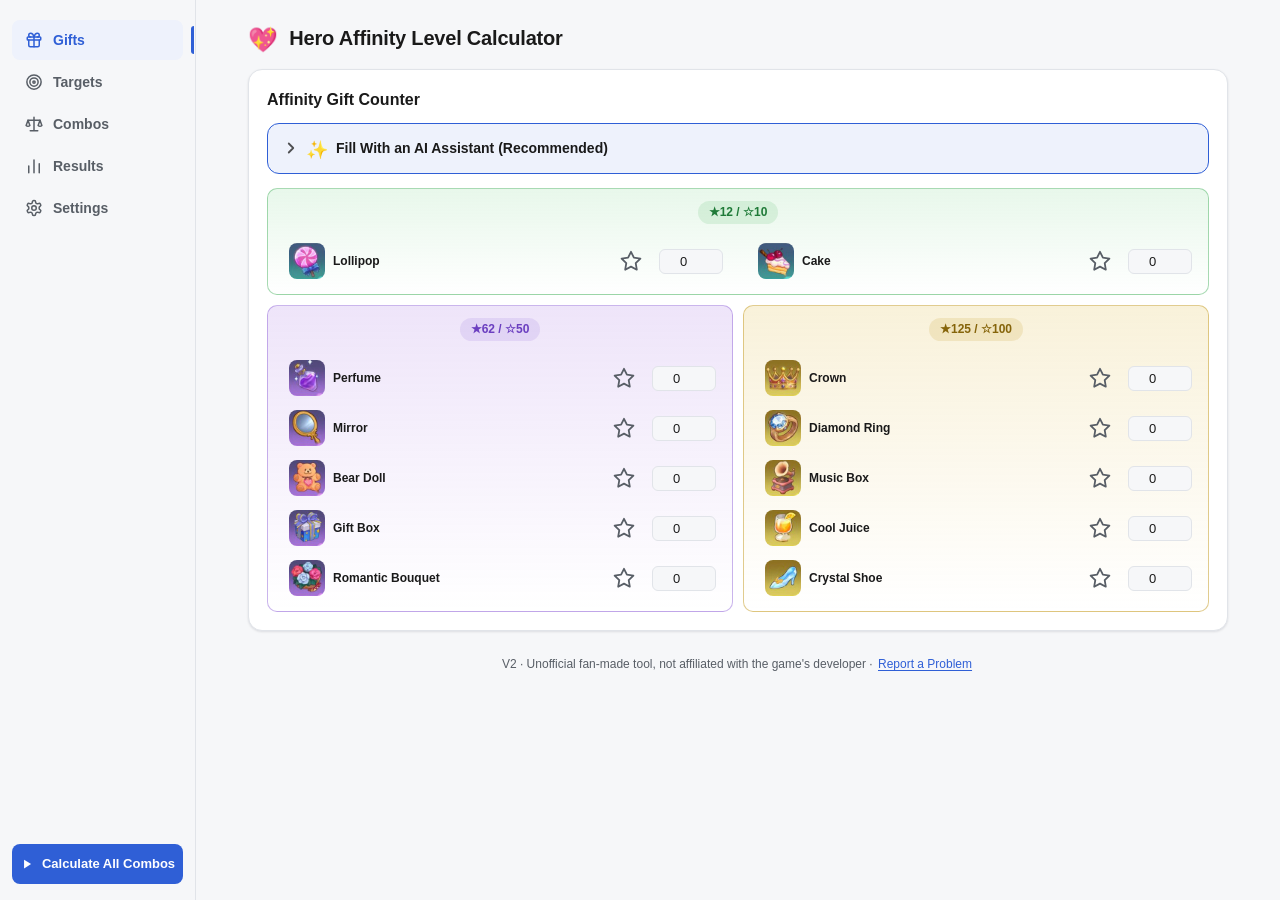
<file: download/combo_calculator_single.html>
<!DOCTYPE html>
<html lang="en">
<head>
<meta charset="UTF-8">
<meta name="viewport" content="width=device-width, initial-scale=1, viewport-fit=cover">
<meta name="description" content="Free fan-made calculator for Pixel Brave Idle: enter your gifts and affinity targets and get the exact gifts to use. 18 languages, works offline in your browser.">
<meta name="color-scheme" content="light dark">
<meta name="theme-color" content="#f6f7f9" media="(prefers-color-scheme: light)">
<meta name="theme-color" content="#1f2329" media="(prefers-color-scheme: dark)">
<link rel="icon" href="data:image/svg+xml,%3Csvg xmlns='http://www.w3.org/2000/svg' viewBox='0 0 100 100'%3E%3Ctext y='.9em' font-size='90'%3E%F0%9F%92%96%3C/text%3E%3C/svg%3E">
<meta property="og:type" content="website">
<meta property="og:title" content="Hero Affinity Level Calculator">
<meta property="og:description" content="Fan-made gift and affinity target calculator for Pixel Brave Idle. Free, 18 languages.">
<meta name="twitter:card" content="summary">
<title>Hero Affinity Level Calculator</title>
<script>(function(){var R=document.documentElement,K_T="heroAffinityCalc.theme",K_C="heroAffinityCalc.color",K_S="heroAffinityCalc.size",K_X="heroAffinityCalc.text";function get(k){try{return localStorage.getItem(k)}catch{return null}}function put(k,v){try{v==null?localStorage.removeItem(k):localStorage.setItem(k,v)}catch{}}var t0=get(K_T);(t0==="light"||t0==="dark")&&R.setAttribute("data-theme",t0);var PRE=[["blue",222,70],["cream",45,90],["pink",332,80],["rose",352,75],["orange",24,90],["green",140,55],["teal",175,65],["sky",198,80],["purple",268,60],["coffee",28,35],["graphite",215,10]];function clamp(v,a,b){return Math.max(a,Math.min(b,v))}function rgb(h,s,l){s/=100,l/=100;var a=s*Math.min(l,1-l);function f(n){var k=(n+h/30)%12;return l-a*Math.max(-1,Math.min(k-3,9-k,1))}return[f(0),f(8),f(4)]}function lin(c){return c<=.03928?c/12.92:Math.pow((c+.055)/1.055,2.4)}function L(c){return .2126*lin(c[0])+.7152*lin(c[1])+.0722*lin(c[2])}function hexHsl(x){var m=/^#?([0-9a-f]{6})$/i.exec(x||"");if(!m)return null;var n=parseInt(m[1],16),r=(n>>16&255)/255,g=(n>>8&255)/255,b=(n&255)/255,mx=Math.max(r,g,b),mn=Math.min(r,g,b),d=mx-mn,h=0,l=(mx+mn)/2,s=d?d/(1-Math.abs(2*l-1)):0;return d&&(mx===r?h=(g-b)/d%6:mx===g?h=(b-r)/d+2:h=(r-g)/d+4,h=Math.round(h*60),h<0&&(h+=360)),[h,Math.round(s*100)]}function isDark(){var a=R.getAttribute("data-theme");return a?a==="dark":window.matchMedia&&matchMedia("(prefers-color-scheme: dark)").matches}function pal(h,S,dark){var o={},bgS=clamp(S*.45,8,42),ac,acc;if(dark)ac=[h,clamp(S,45,90),77],o["--accent"]="hsl("+ac[0]+","+ac[1]+"%,"+ac[2]+"%)",o["--accent2"]="hsl("+h+","+clamp(S*.35,8,34)+"%,27%)",o["--bg"]="hsl("+h+","+clamp(S*.22,6,22)+"%,15%)",o["--panel"]="hsl("+h+","+clamp(S*.2,6,20)+"%,21%)",o["--border"]="hsl("+h+","+clamp(S*.18,6,18)+"%,38%)";else{for(var Lc=h>=38&&h<=75?36:42,a2=rgb(h,clamp(bgS+14,16,60),92.5),sa=clamp(S,40,92);Lc>22&&L(rgb(h,sa,Lc))+.05>0&&(L(a2)+.05)/(L(rgb(h,sa,Lc))+.05)<4.5;)Lc-=1;ac=[h,sa,Lc],o["--accent"]="hsl("+ac[0]+","+ac[1]+"%,"+ac[2]+"%)",o["--accent2"]="hsl("+h+","+clamp(bgS+14,16,60)+"%,92.5%)",o["--bg"]="hsl("+h+","+bgS+"%,95%)",o["--panel"]="hsl("+h+","+Math.round(bgS*.6)+"%,99%)",o["--border"]="hsl("+h+","+Math.round(bgS*.8)+"%,84%)"}var c=rgb(ac[0],ac[1],ac[2]),Lm=L(c);return o["--on-accent"]=1.05/(Lm+.05)>=(Lm+.05)/.0505?"#fff":"#111",o["--nx"]=o["--accent"],o["--blue"]=o["--accent2"],o["--blueT"]=o["--accent"],o}var KEYS=["--accent","--accent2","--bg","--panel","--border","--on-accent","--nx","--blue","--blueT"],CSS=".btn-primary,.fab,.tabbar button.tab-calc,.tabbar button.tab-calc:hover,.combo-head:before,.ord-rank,.pb-now{color:var(--on-accent) !important}.pb-now{background:var(--accent) !important}.pb-now::after{border-top-color:var(--accent) !important}.pb-node.next{--pc:var(--accent) !important;--pd:var(--accent) !important}.pb-node{border:2px solid var(--pc) !important;box-shadow:0 0 0 2px var(--panel) !important}.pb-node.pend{--pc:light-dark(#6b6f76,#a9aeb6) !important;--pf:light-dark(#d4d7db,#3b414b) !important;background:var(--pf) !important;border-color:var(--pc) !important}.pb-node.pend.next{--pc:var(--accent) !important;--pf:color-mix(in srgb,var(--accent) 35%,var(--panel)) !important}.pb-node.done{--pc:var(--accent) !important;--pf:var(--accent) !important}.pb-plan{background:repeating-linear-gradient(45deg,color-mix(in srgb,var(--accent) 70%,transparent) 0 6px,color-mix(in srgb,var(--accent) 38%,transparent) 6px 12px) !important}.pb-lab.nx{color:var(--accent) !important}.rcard.now{border-left-color:var(--accent)}.tabbar button.tab-calc{background:var(--accent) !important}";function curColor(){var v=get(K_C)||"blue";if(v.indexOf("custom:")===0&&hexHsl(v.slice(7)))return v;for(var i=0;i<PRE.length;i++)if(PRE[i][0]===v)return v;return"blue"}function barColor(fb){var mt=document.getElementById("metaPal"),j,old;if(!mt){for(old=document.querySelectorAll('meta[name="theme-color"]'),j=0;j<old.length;j++)old[j].parentNode.removeChild(old[j]);mt=document.createElement("meta"),mt.id="metaPal",mt.name="theme-color",document.head.appendChild(mt)}var c="";try{c=getComputedStyle(R).getPropertyValue("--bg").trim()}catch{}mt.content=c||fb}function refresh(){var v=curColor(),st=document.getElementById("palCss"),mt=document.getElementById("metaPal"),i;if(v==="blue"){KEYS.forEach(function(k){R.style.removeProperty(k)}),st&&st.remove(),barColor(isDark()?"#1f2329":"#f6f7f9");return}var h,S;if(v.indexOf("custom:")===0){var x=hexHsl(v.slice(7));h=x[0],S=clamp(x[1],12,95)}else for(i=0;i<PRE.length;i++)PRE[i][0]===v&&(h=PRE[i][1],S=PRE[i][2]);var o=pal(h,S,isDark());KEYS.forEach(function(k){R.style.setProperty(k,o[k])}),st||(st=document.createElement("style"),st.id="palCss",st.textContent=CSS,document.head.appendChild(st)),barColor(o["--bg"])}function setColor(v){put(K_C,v==="blue"?null:v),refresh()}function okZ(z){return isFinite(z)?Math.max(70,Math.min(150,z)):100}function curSize(){return okZ(parseInt(get(K_S),10))}function applySize(){var z=curSize()/100,w=window.innerWidth||360,e=z>1?Math.min(z,Math.max(1,w/320)):z;R.style.zoom=e===1?"":String(Math.round(e*1e3)/1e3),w/e<=720?R.setAttribute("data-nw",""):R.removeAttribute("data-nw")}function curText(){return okZ(parseInt(get(K_X),10))}function applyText(){R.style.setProperty("--fs",String(curText()/100))}function setText(z){put(K_X,z===100?null:String(z)),applyText()}function setSize(z){put(K_S,z===100?null:String(z)),applySize()}window.PAL={curText,setText,applyText,PRE,refresh,setColor,curColor,hexHsl,curSize,setSize,applySize,pal,isDark},refresh(),applySize(),applyText(),window.addEventListener("resize",applySize);try{matchMedia("(prefers-color-scheme: dark)").addEventListener("change",refresh)}catch{}})();</script>
<script>var LANG={},LANG_CODES=["en","zhTW","zhCN","ja","es","fr","de","pt","vi","th","id","ru","tr","it","pl","ar","ko","fil"],APP_VER="2.0.11";</script>
<script>LANG.en={title:"💖 Hero Affinity Level Calculator",varsTitle:"Affinity Gift Counter",favoriteGift:"Favorite Gift",useNonFav:"Use non-favorite gifts",targetsTitle:"Affinity Reward Milestones",targetPlaceholder:"Target Value",addBtn:"Add",combosTitle:"Combos",addComboBtn:"+ Add Combo",fromValue:"From Value Onward",tolerance:"Max Points Over Target",remove:"Remove",calcBtn:"Calculate All Combos",exact:"Exact Hits",within:"Within Allowed Overage",incl:"Incl. Exact",totalOv:"Total Overage",finalCounts:"Final Counts",legend:"Green = exact hit · Yellow = within allowed overage · Blue cell = ratio rule satisfied for that row.",shortfall:"Shortfall",applyTitle:"Use the Gap Limit From",advanced:"Advanced Settings",currentTitle:"Current Affinity",showEarlier:"Also show the full path from 0",noRows:"You have already passed every milestone.",currentPh:"e.g. 1200",nfTitle:"Non-Favorite Gift Usage",nfAuto:"Use as Needed",nfLimit:"Set a Limit",nfEven:"Spread Evenly",nfLimitLabel:"Max non-favorite gifts to use per color (blank = no limit)",colorLimitTitle:"Max Gifts per Color",colorLimitHint:"The most gifts this combo may spend on each color, favorite and non-favorite together. Leave empty for no limit.",gapModeRange:"Keep within a range",gapModeMax:"Largest gap possible",gapModeRangeHint:"Each milestone's gap must stay between the smallest and largest value. To only cap the gap, leave the smallest at 0.",gapModeMaxHint:"Makes the final gap as large as your stock and targets allow. Earlier milestones only need a gap of at least the number below.",gapAtLeast:"Gap of at least",gapModeMin:"Smallest gap possible",gapModeMinHint:"Keeps the two colors as balanced as your stock and targets allow, using the tightest gap that still reaches every target.",gapReadMin:"{a} − {b} as small as possible",applyRuleMin:"make {a} − {b} as small as possible",gapReadMax:"{a} − {b} ≥ {lo}, as large as possible",applyRuleMax:"make {a} − {b} as large as possible (at least {lo})",saveTitle:"💾 Save Data",saveDownload:"Download Save File",saveLoad:"Load Save File",saveReset:"Reset Selected",saveDone:"Save file downloaded.",saveLoaded:"Save file loaded.",saveBad:"This file is not a valid save file.",saveConfirm:"Tap Again to Confirm",saveAuto:"Auto-saved in this browser at {t}.",saveResetDone:"Selected items were reset.",stageTitle:"Gifts Needed for Each Next Stage",stageHint:"Extra gifts to use to get from the previous milestone to the next one.",stageSum:"Total",histTitle:"Estimated Gifts Already Used to Reach {a}",histHint:"Worked out from your current affinity and this combo’s rule. If you know what you really used, edit the numbers.",histAssume:"The estimate counts favorite gifts at their ★ value.",histNow:"Now",histReset:"Use Estimate",fullPath:"Full Path From 0 (for Reference)",planFrom:"Plan From Your Current Affinity",remainNote:"The gift counts you entered are treated as what you have left now.",gapA:"Color A",gapB:"Color B",gapRange:"Gap limit",gapChart:"Gap at Each Milestone",gapChartHint:"Shaded band = allowed gap. Red dots are outside it; grey dots are milestones where the rule is switched off.",itemMaxTitle:"Max Amount per Gift",itemMaxHint:"The most of each gift this combo may use. Leave empty to allow everything you own; 0 means don’t use it.",gapMin:"Smallest Gap",gapMax:"Largest Gap",advBad:"{n} milestone(s) fall outside your gap range, so it can't be met with your current stock.",advSug:"The results below use the suggested range {lo}–{hi} instead.",advApply:"Apply Suggestion",advTight:"With your current stock, the tightest gap that works is 0–{hi}. Setting the maximum lower than {hi} will break the rule.",advNone:"Even with an unlimited range this combo can't be solved from your stock; check the gift counts and usable amounts.",applyHint:"Tap a milestone: the rule applies to it and every milestone after it.",applyAll:"From the Start",goldFirst:"Use Gold Gifts First",aiTitle:"✨ Fill With an AI Assistant (Recommended)",aiStep1:"Step 1: Copy the prompt.",aiWarn:"⚠️ AI can make mistakes. It may swap items, miss the favorite heart, or misread a number.\nTo avoid this: start a NEW chat for each import (an old chat can confuse the AI or make it reply with files), use one clear, uncropped screenshot of the gift screen, send one screenshot at a time, and always compare the imported numbers with your game before calculating.",aiCopy:"Copy Prompt",aiStep2:"Step 2: Send your screenshot plus this prompt to any AI chat (Claude, ChatGPT, Gemini…). Copy the JSON text it writes in the chat and paste it below. If it gives you a .json file instead, tap “Import From File”.",aiImport:"Import",aiUpload:"Import From File",presetAllTiers:"All tiers",itemMaxClear:"Clear all limits",resNone:"Nothing calculated yet. Set up your gifts, targets and combos, then press Calculate.",resStale:"Settings changed since the last calculation. These results are still the old ones — press Calculate to update.",resFresh:"Results are up to date.",aiCopied:"Copied!",aiDone:"Imported {n} gifts, {f} favorite(s). Current affinity: {v}. Please double-check the numbers.",aiBad:"Could not read that reply. Paste the JSON object the AI returned.",aiPreview:"Preview Prompt",aiHide:"Hide Preview",tabStock:"Gifts",tabTargets:"Targets",tabCombos:"Combos",tabResults:"Results",progTitle:"Progress",progNext:"Next: {t} ({n} to go)",progDone:"All milestones reached ✓",pgLgDone:"Reached",pgLgExact:"Exact Hit",pgLgNear:"Slight Overage",pgLgOver:"Overage",pgLgShort:"Short",pgCustom:"Custom Goals",totLbl:"Total",gapLbl:"Gap",unofficial:"Unofficial fan-made tool, not affiliated with the game's developer",reportBug:"Report a Problem",finalGoal:"Final Goal",finalHighest:"Highest ({v})",addCustom:"Custom Target",viewLabel:"View",viewTable:"Milestone Results",stgStep:"Per Stage",stgCum:"Running Total",setTitle:"Settings",tabSettings:"Settings",setLang:"Language",setTheme:"🎨 Theme",themeAuto:"Auto",themeLight:"Light",themeDark:"Dark",aboutTitle:"ℹ️ About",aboutRepo:"Project Page on GitHub",histEdit:"Edit Counts",orderTitle:"Gift Spending Order",orderDefault:"Default",orderCustom:"Custom order",orderHint:"Default lets the calculator choose. Custom order spends your chosen color first (G green, P purple, Y gold). Early milestones then ignore the gap and overage rules; later ones follow them so the final target still hits exactly.",orderDrag:"Drag cards to reorder. Drop a card on another one to spend them at the same time.",orderJoin:"Spend Together",orderUnjoin:"Spend Separately",tolHint:"A milestone counts as a near hit (yellow) when it goes over the target by at most this many points. A milestone shared by several lists gets a smaller allowance.",setMode:"Light / Dark",setColor:"Color",setSize:"UI Size",themeCustom:"Custom",cBlue:"Blue",cCream:"Cream",cPink:"Pink",cRose:"Rose",cOrange:"Orange",cGreen:"Green",cTeal:"Teal",cSky:"Sky",cPurple:"Purple",cCoffee:"Coffee",cGraphite:"Graphite",saveImg:"Save as Image",imgFail:"Could not create the image.",setText:"Font Size",saveIntro:"Your work is saved automatically in this browser. A save file lets you back it up or move it to another device or browser.",saveInclude:"Items to Save, Load, or Reset",savePartGifts:"Gifts & Current Affinity",savePartTargets:"Targets",savePartCombos:"Combos",savePartPrefs:"Language & Appearance",saveNone:"Pick at least one item first.",saveLoadedParts:"Loaded: {p}.",saveNoMatch:"The file has none of the selected items.",applyStatusAll:"Every milestone: {rule}.",applyStatusFrom:"Before {v}: just reach each target. From {v} on: {rule}.",applyRule:"keep {a} − {b} between {lo} and {hi}",applyRuleEq:"keep {a} equal to {b}",orderDefaultNote:"The calculator picks the cheapest mix of gifts.",gapIntro:"How far apart the two colors’ gift counts may be at each milestone.",advGroupGifts:"Gifts to Use",resCompare:"Compare",resBest:"Best",comboDefault:"Combo {n}"};</script>
<script>LANG.ar={title:"💖 حاسبة مستوى تقارب البطل",varsTitle:"عداد هدايا التقارب",favoriteGift:"الهدية المفضلة للشخصية",useNonFav:"استخدام الهدايا غير المفضلة",targetsTitle:"معالم مكافآت التقارب",targetPlaceholder:"قيمة الهدف",addBtn:"إضافة",combosTitle:"التوليفات",addComboBtn:"+ إضافة توليفة",fromValue:"من هذه القيمة فصاعدًا",tolerance:"أقصى زيادة عن الهدف (نقاط)",remove:"إزالة",calcBtn:"حساب كل التوليفات",exact:"إصابات دقيقة",within:"ضمن الزيادة المسموحة",incl:"بما فيها الدقيقة",totalOv:"إجمالي الفائض",finalCounts:"الكميات النهائية",legend:"أخضر = إصابة دقيقة · أصفر = ضمن الزيادة المسموحة · خلية زرقاء = تحقّقت قاعدة الفرق في ذلك الصف.",shortfall:"نقص",applyTitle:"طبّق حد الفرق ابتداءً من",advanced:"إعدادات متقدمة",currentTitle:"الود الحالي",showEarlier:"عرض المسار الكامل من 0 أيضًا",noRows:"لقد تجاوزت جميع الأهداف بالفعل.",currentPh:"مثال: 1200",nfTitle:"استخدام الهدايا غير المفضلة",nfAuto:"حسب الحاجة",nfLimit:"تحديد حد أقصى",nfEven:"توزيع متساوٍ",nfLimitLabel:"الحد الأقصى للهدايا غير المفضلة لكل لون (فارغ = بلا حد)",colorLimitTitle:"الحد الأقصى للهدايا لكل لون",colorLimitHint:"أكبر عدد من الهدايا يمكن لهذه التوليفة إنفاقه على كل لون، المفضلة وغير المفضلة معًا. اتركه فارغًا لعدم وضع حد.",gapModeRange:"الإبقاء ضمن نطاق",gapModeMax:"أكبر فارق ممكن",gapModeRangeHint:"يجب أن يبقى الفارق عند كل مرحلة بين أصغر قيمة وأكبر قيمة. إذا أردت وضع حد أعلى فقط فاترك الأصغر عند 0.",gapModeMaxHint:"يجعل الفارق النهائي أكبر ما يسمح به مخزونك وأهدافك. المراحل السابقة يكفي أن يبلغ فارقها الرقم أدناه على الأقل.",gapAtLeast:"فارق لا يقل عن",gapModeMin:"أصغر فارق ممكن",gapModeMinHint:"يُبقي اللونين متوازنين قدر ما يسمح مخزونك وأهدافك، باستخدام أضيق فارق ما زال يحقق كل الأهداف.",gapReadMin:"{a} − {b} بأصغر قدر ممكن",applyRuleMin:"اجعل {a} − {b} أصغر ما يمكن",gapReadMax:"{a} − {b} ≥ {lo}، وبأكبر قدر ممكن",applyRuleMax:"اجعل {a} − {b} أكبر ما يمكن (على الأقل {lo})",saveTitle:"💾 حفظ البيانات",saveDownload:"تنزيل ملف الحفظ",saveLoad:"تحميل ملف الحفظ",saveReset:"إعادة ضبط المحدد",saveDone:"تم تنزيل ملف الحفظ.",saveLoaded:"تم تحميل ملف الحفظ.",saveBad:"هذا الملف ليس ملف حفظ صالحًا.",saveConfirm:"اضغط مرة أخرى لتأكيد إعادة التعيين",saveAuto:"تم الحفظ تلقائيًا في هذا المتصفح في {t}.",saveResetDone:"تمت إعادة ضبط العناصر المحددة.",stageTitle:"الهدايا اللازمة لكل مرحلة تالية",stageHint:"الهدايا الإضافية للانتقال من الهدف السابق إلى التالي.",stageSum:"المجموع",histTitle:"الهدايا المستخدمة تقديريًا للوصول إلى {a}",histHint:"محسوبة من الود الحالي وقاعدة هذه التركيبة. إذا كنت تعرف ما استخدمته فعلًا فعدّل الأرقام.",histAssume:"يحسب التقدير الهدايا المفضلة بقيمة ★.",histNow:"الآن",histReset:"استخدم التقدير",fullPath:"المسار الكامل من 0 (للمرجع)",planFrom:"خطة تبدأ من الود الحالي",remainNote:"تُعامل أعداد الهدايا التي أدخلتها على أنها المتبقي لديك الآن.",gapA:"اللون A",gapB:"اللون B",gapRange:"حد الفرق",gapChart:"الفرق عند كل هدف",gapChartHint:"النطاق الملوّن = الفرق المسموح. النقاط الحمراء خارج النطاق؛ والرمادية أهداف لا تُطبَّق فيها القاعدة.",itemMaxTitle:"أقصى كمية لكل هدية",itemMaxHint:"أقصى كمية من كل هدية يمكن لهذه التركيبة استخدامها. فارغ = كل ما تملكه؛ 0 = لا تستخدمها.",gapMin:"أصغر فرق",gapMax:"أكبر فرق",advBad:"{n} من الأهداف خارج نطاق الفرق ولا يمكن تحقيقها بمخزونك الحالي.",advSug:"النتائج أدناه محسوبة بالنطاق المقترح {lo}–{hi}.",advApply:"تطبيق الاقتراح",advTight:"بمخزونك الحالي، أضيق فرق ممكن هو 0–{hi}. تحديد حد أقصى أقل من {hi} سيخالف القاعدة.",advNone:"حتى بدون حد للفرق لا يمكن حل هذه المجموعة بمخزونك؛ تحقق من أعداد الهدايا وحدود الاستخدام.",applyHint:"اضغط على هدف: تُطبق القاعدة عليه وعلى كل ما بعده.",applyAll:"من البداية",goldFirst:"استخدم الهدايا الذهبية أولًا",aiTitle:"✨ املأ بمساعد ذكاء اصطناعي (موصى به)",aiStep1:"الخطوة 1: انسخ الموجّه.",aiWarn:"⚠️ قد يخطئ الذكاء الاصطناعي. فقد يبدّل العناصر أو يغفل قلب المفضّل أو يقرأ رقمًا خطأ.\nلتجنّب ذلك: ابدأ محادثة جديدة لكل عملية استيراد (فقد تربك المحادثة القديمة الذكاء الاصطناعي أو تجعله يرد بملفات)، واستخدم لقطة شاشة واحدة واضحة وغير مقصوصة لشاشة الهدايا، وأرسل لقطة واحدة في كل مرة، وقارن دائمًا الأرقام المستوردة بما في اللعبة قبل الحساب.",aiCopy:"نسخ الموجّه",aiStep2:"الخطوة 2: أرسل لقطة الشاشة مع هذا الموجّه إلى أي دردشة ذكاء اصطناعي (Claude أو ChatGPT أو Gemini…)، وانسخ نص JSON الذي يكتبه في المحادثة والصقه أدناه. إذا أعطاك ملف .json فاضغط «استيراد من ملف».",aiImport:"استيراد",aiUpload:"استيراد من ملف",presetAllTiers:"كل المستويات",itemMaxClear:"مسح كل الحدود",resNone:"لم يتم الحساب بعد. اضبط الهدايا والأهداف والتشكيلات ثم اضغط زر الحساب.",resStale:"تغيّرت الإعدادات منذ آخر عملية حساب. النتائج أدناه ما زالت قديمة — اضغط زر الحساب للتحديث.",resFresh:"النتائج محدّثة.",aiCopied:"تم النسخ!",aiDone:"تم استيراد {n} هدية و{f} مفضلة. الود الحالي: {v}. يرجى مراجعة الأرقام.",aiBad:"تعذّرت قراءة الرد. الصق كائن JSON الذي أعاده الذكاء الاصطناعي.",aiPreview:"معاينة الموجّه",aiHide:"إخفاء المعاينة",tabStock:"الهدايا",tabTargets:"الأهداف",tabCombos:"التركيبات",tabResults:"النتائج",progTitle:"التقدم",progNext:"التالي: {t} (متبقي {n})",progDone:"تم بلوغ كل الأهداف ✓",pgLgDone:"تم الوصول",pgLgExact:"إصابة دقيقة",pgLgNear:"زيادة طفيفة",pgLgOver:"زيادة",pgLgShort:"ناقص",pgCustom:"أهداف مخصصة",totLbl:"الإجمالي",gapLbl:"الفرق",unofficial:"أداة غير رسمية من صنع المعجبين وغير تابعة لمطوّر اللعبة",reportBug:"الإبلاغ عن مشكلة",finalGoal:"الهدف النهائي",finalHighest:"الأعلى ({v})",addCustom:"هدف مخصص",viewLabel:"العرض",viewTable:"نتائج الأهداف",stgStep:"لكل مرحلة",stgCum:"التراكمي",setTitle:"الإعدادات",tabSettings:"الإعدادات",setLang:"اللغة",setTheme:"🎨 المظهر",themeAuto:"تلقائي",themeLight:"فاتح",themeDark:"داكن",aboutTitle:"ℹ️ حول",aboutRepo:"صفحة المشروع على GitHub",histEdit:"تعديل الكميات",orderTitle:"ترتيب استخدام الهدايا",orderDefault:"افتراضي",orderCustom:"ترتيب مخصص",orderHint:"الافتراضي يترك للحاسبة الاختيار. الترتيب المخصص ينفق اللون الذي تختاره أولًا (G أخضر، P بنفسجي، Y ذهبي). تتجاهل الأهداف الأولى قواعد الفرق والزيادة، وتتبعها الأهداف اللاحقة ليتحقق الهدف الأخير بدقة.",orderDrag:"اسحب البطاقات لإعادة الترتيب. أفلت بطاقة فوق أخرى لإنفاقهما في الوقت نفسه.",orderJoin:"أنفق معًا",orderUnjoin:"أنفق منفصلًا",tolHint:"يُعدّ الهدف شبه دقيق (أصفر) إذا تجاوز المطلوب بهذا العدد من النقاط أو أقل. الهدف المشترك بين عدة قوائم يحصل على هامش أصغر.",setMode:"فاتح / داكن",setColor:"اللون",setSize:"حجم الواجهة",themeCustom:"مخصص",cBlue:"أزرق",cCream:"كريمي",cPink:"وردي",cRose:"توتي",cOrange:"برتقالي",cGreen:"أخضر",cTeal:"تيل",cSky:"سماوي",cPurple:"بنفسجي",cCoffee:"قهوة",cGraphite:"رمادي فحمي",saveImg:"حفظ كصورة",imgFail:"تعذّر إنشاء الصورة.",setText:"حجم الخط",saveIntro:"تُحفظ بياناتك تلقائيًا في هذا المتصفح. ملف الحفظ يتيح نسخها احتياطيًا أو نقلها إلى جهاز أو متصفح آخر.",saveInclude:"اختر ما تنطبق عليه الأزرار أدناه",savePartGifts:"الهدايا والود الحالي",savePartTargets:"الأهداف",savePartCombos:"التوليفات",savePartPrefs:"اللغة والمظهر",saveNone:"اختر عنصرًا واحدًا على الأقل.",saveLoadedParts:"تم التحميل: {p}.",saveNoMatch:"لا يحتوي الملف على أي من العناصر المختارة.",applyStatusAll:"كل مرحلة: {rule}.",applyStatusFrom:"قبل {v}: يكفي بلوغ الهدف. من {v}: {rule}.",applyRule:"أبقِ {a} − {b} بين {lo} و{hi}",applyRuleEq:"اجعل {a} مساويًا لـ{b}",orderDefaultNote:"تختار الحاسبة أرخص مزيج من الهدايا.",gapIntro:"أقصى فرق مسموح بين عدد هدايا اللونين عند كل مرحلة.",advGroupGifts:"الهدايا المستخدمة",resCompare:"مقارنة",resBest:"الأفضل",comboDefault:"توليفة {n}"};</script>
<script>LANG.de={title:"💖 Helden-Zuneigungslevel-Rechner",varsTitle:"Zuneigungsgeschenk-Zähler",favoriteGift:"Lieblingsgeschenk des Charakters",useNonFav:"Nicht-Lieblingsgeschenke verwenden",targetsTitle:"Zuneigungs-Belohnungsmeilensteine",targetPlaceholder:"Zielwert",addBtn:"Hinzufügen",combosTitle:"Kombos",addComboBtn:"+ Kombo hinzufügen",fromValue:"Ab diesem Wert",tolerance:"Max. Punkte über dem Ziel",remove:"Entfernen",calcBtn:"Alle Kombos berechnen",exact:"Exakte Treffer",within:"Im erlaubten Überschuss",incl:"inkl. exakt",totalOv:"Gesamtüberschuss",finalCounts:"Endmengen",legend:"Grün = exakter Treffer · Gelb = innerhalb des erlaubten Überschusses · Blaue Zelle = Differenzregel für diese Zeile erfüllt.",shortfall:"Fehlbetrag",applyTitle:"Differenzlimit anwenden ab",advanced:"Erweiterte Einstellungen",currentTitle:"Aktuelle Zuneigung",showEarlier:"Auch den kompletten Weg ab 0 anzeigen",noRows:"Du hast bereits alle Meilensteine erreicht.",currentPh:"z. B. 1200",nfTitle:"Nutzung nicht-bevorzugter Geschenke",nfAuto:"Nach Bedarf",nfLimit:"Limit festlegen",nfEven:"Gleichmäßig verteilen",nfLimitLabel:"Max. nicht-bevorzugte Geschenke pro Farbe (leer = unbegrenzt)",colorLimitTitle:"Max. Geschenke pro Farbe",colorLimitHint:"Die meisten Geschenke, die diese Kombo pro Farbe ausgeben darf, Favoriten und Nicht-Favoriten zusammen. Leer lassen für kein Limit.",gapModeRange:"Innerhalb eines Bereichs halten",gapModeMax:"Größtmögliche Differenz",gapModeRangeHint:"Die Differenz muss bei jedem Meilenstein zwischen dem kleinsten und dem größten Wert liegen. Soll nur nach oben begrenzt werden, lass den kleinsten Wert auf 0.",gapModeMaxHint:"Macht die letzte Differenz so groß, wie Bestand und Ziele es erlauben. Frühere Meilensteine brauchen nur eine Differenz von mindestens der Zahl unten.",gapAtLeast:"Differenz mindestens",gapModeMin:"Kleinstmögliche Differenz",gapModeMinHint:"Hält die beiden Farben so ausgeglichen, wie Bestand und Ziele es erlauben, mit der engsten Differenz, die noch alle Ziele erreicht.",gapReadMin:"{a} − {b} so klein wie möglich",applyRuleMin:"{a} − {b} so klein wie möglich machen",gapReadMax:"{a} − {b} ≥ {lo}, so groß wie möglich",applyRuleMax:"{a} − {b} so groß wie möglich machen (mindestens {lo})",saveTitle:"💾 Speicherdaten",saveDownload:"Speicherdatei herunterladen",saveLoad:"Speicherdatei laden",saveReset:"Auswahl zurücksetzen",saveDone:"Speicherdatei heruntergeladen.",saveLoaded:"Speicherdatei geladen.",saveBad:"Diese Datei ist keine gültige Speicherdatei.",saveConfirm:"Zum Bestätigen erneut tippen",saveAuto:"Um {t} automatisch in diesem Browser gespeichert.",saveResetDone:"Auswahl wurde zurückgesetzt.",stageTitle:"Benötigte Geschenke für jede nächste Stufe",stageHint:"Zusätzliche Geschenke, um vom vorherigen zum nächsten Meilenstein zu kommen.",stageSum:"Gesamt",histTitle:"Geschätzt bereits genutzte Geschenke bis {a}",histHint:"Berechnet aus deiner aktuellen Zuneigung und der Regel dieser Kombination. Wenn du weißt, was du wirklich genutzt hast, ändere die Zahlen.",histAssume:"Die Schätzung zählt Lieblingsgeschenke mit ihrem ★-Wert.",histNow:"Jetzt",histReset:"Schätzung verwenden",fullPath:"Kompletter Weg ab 0 (zur Orientierung)",planFrom:"Plan ab deiner aktuellen Zuneigung",remainNote:"Die eingegebenen Geschenkmengen gelten als das, was du jetzt noch übrig hast.",gapA:"Farbe A",gapB:"Farbe B",gapRange:"Differenzlimit",gapChart:"Abstand bei jedem Meilenstein",gapChartHint:"Farbband = erlaubter Abstand. Rote Punkte liegen außerhalb; graue Punkte sind Meilensteine ohne aktive Regel.",itemMaxTitle:"Höchstmenge pro Geschenk",itemMaxHint:"Maximal nutzbare Menge je Geschenk in dieser Kombination. Leer = alles, was du besitzt; 0 = nicht verwenden.",gapMin:"Kleinster Abstand",gapMax:"Größter Abstand",advBad:"{n} Meilenstein(e) liegen außerhalb des Abstandsbereichs und sind mit deinem Bestand nicht erreichbar.",advSug:"Die Ergebnisse unten nutzen stattdessen den vorgeschlagenen Bereich {lo}–{hi}.",advApply:"Vorschlag übernehmen",advTight:"Mit deinem Bestand ist der engste mögliche Abstand 0–{hi}. Ein Maximum unter {hi} verletzt die Regel.",advNone:"Selbst ohne Abstandsgrenze ist diese Kombi mit deinem Bestand nicht lösbar; prüfe Mengen und Nutzungslimits.",applyHint:"Tippe einen Meilenstein an: Die Regel gilt für ihn und alle folgenden.",applyAll:"Von Anfang an",goldFirst:"Goldgeschenke zuerst nutzen",aiTitle:"✨ Mit KI-Assistent ausfüllen (empfohlen)",aiStep1:"Schritt 1: Prompt kopieren.",aiWarn:"⚠️ KI kann Fehler machen. Sie kann Items vertauschen, das Favoriten-Herz übersehen oder eine Zahl falsch lesen.\nSo vermeidest du das: Starte für jeden Import einen NEUEN Chat (ein alter Chat kann die KI verwirren oder dazu führen, dass sie Dateien schickt), nutze einen klaren, nicht zugeschnittenen Screenshot des Geschenke-Bildschirms, sende immer nur einen Screenshot und vergleiche die importierten Zahlen vor dem Berechnen immer mit deinem Spiel.",aiCopy:"Prompt kopieren",aiStep2:"Schritt 2: Sende Screenshot und Prompt an eine beliebige KI (Claude, ChatGPT, Gemini …), kopiere den JSON-Text aus dem Chat und füge ihn unten ein. Wenn stattdessen eine .json-Datei kommt, tippe auf „Aus Datei importieren“.",aiImport:"Importieren",aiUpload:"Aus Datei importieren",presetAllTiers:"Alle Stufen",itemMaxClear:"Alle Limits löschen",resNone:"Noch nichts berechnet. Stelle Geschenke, Ziele und Kombos ein und tippe dann auf Berechnen.",resStale:"Die Einstellungen haben sich seit der letzten Berechnung geändert. Die Ergebnisse unten sind noch die alten — tippe auf Berechnen, um sie zu aktualisieren.",resFresh:"Die Ergebnisse sind aktuell.",aiCopied:"Kopiert!",aiDone:"{n} Geschenke und {f} Favorit(en) importiert. Aktuelle Zuneigung: {v}. Bitte Zahlen prüfen.",aiBad:"Antwort nicht lesbar. Füge das JSON-Objekt der KI ein.",aiPreview:"Prompt-Vorschau",aiHide:"Vorschau ausblenden",tabStock:"Geschenke",tabTargets:"Ziele",tabCombos:"Kombis",tabResults:"Ergebnis",progTitle:"Fortschritt",progNext:"Nächster: {t} (noch {n})",progDone:"Alle Meilensteine erreicht ✓",pgLgDone:"Erreicht",pgLgExact:"Genau",pgLgNear:"Leicht drüber",pgLgOver:"Überschuss",pgLgShort:"Zu wenig",pgCustom:"Eigene Ziele",totLbl:"Gesamt",gapLbl:"Diff.",unofficial:"Inoffizielles Fan-Tool, nicht mit dem Spielentwickler verbunden",reportBug:"Problem melden",finalGoal:"Endziel",finalHighest:"Höchstes ({v})",addCustom:"Eigenes Ziel",viewLabel:"Ansicht",viewTable:"Ergebnisse je Meilenstein",stgStep:"Je Stufe",stgCum:"Gesamt bisher",setTitle:"Einstellungen",tabSettings:"Einst.",setLang:"Sprache",setTheme:"🎨 Design",themeAuto:"Auto",themeLight:"Hell",themeDark:"Dunkel",aboutTitle:"ℹ️ Info",aboutRepo:"Projektseite auf GitHub",histEdit:"Mengen bearbeiten",orderTitle:"Reihenfolge der Geschenke",orderDefault:"Standard",orderCustom:"Eigene Reihenfolge",orderHint:"Standard lässt den Rechner wählen. Eigene Reihenfolge nutzt zuerst deine gewählte Farbe (G grün, P lila, Y gold). Frühe Meilensteine ignorieren Abstands- und Überschussregeln; spätere folgen ihnen, das Endziel wird weiter exakt getroffen.",orderDrag:"Karten ziehen, um die Reihenfolge zu ändern. Eine Karte auf eine andere legen, um beide gleichzeitig zu nutzen.",orderJoin:"Zusammen Ausgeben",orderUnjoin:"Einzeln Ausgeben",tolHint:"Ein Meilenstein zählt als knapper Treffer (gelb), wenn er das Ziel um höchstens so viele Punkte übersteigt. Ein Meilenstein in mehreren Listen bekommt weniger Spielraum.",setMode:"Hell / dunkel",setColor:"Farbe",setSize:"UI-Größe",themeCustom:"Eigene",cBlue:"Blau",cCream:"Creme",cPink:"Rosa",cRose:"Himbeere",cOrange:"Orange",cGreen:"Grün",cTeal:"Petrol",cSky:"Himmelblau",cPurple:"Lila",cCoffee:"Kaffee",cGraphite:"Graphit",saveImg:"Als Bild speichern",imgFail:"Bild konnte nicht erstellt werden.",setText:"Schriftgröße",saveIntro:"Deine Daten werden automatisch in diesem Browser gespeichert. Mit einer Sicherungsdatei kannst du sie sichern oder auf ein anderes Gerät/einen anderen Browser übertragen.",saveInclude:"Wähle, worauf sich die Schaltflächen unten beziehen",savePartGifts:"Geschenke & aktuelle Zuneigung",savePartTargets:"Ziele",savePartCombos:"Kombos",savePartPrefs:"Sprache & Darstellung",saveNone:"Wähle mindestens einen Punkt.",saveLoadedParts:"Geladen: {p}.",saveNoMatch:"Die Datei enthält nichts von der Auswahl.",applyStatusAll:"Jeder Meilenstein: {rule}.",applyStatusFrom:"Vor {v}: nur das Ziel erreichen. Ab {v}: {rule}.",applyRule:"{a} − {b} zwischen {lo} und {hi} halten",applyRuleEq:"{a} gleich {b} halten",orderDefaultNote:"Der Rechner wählt die günstigste Geschenkmischung.",gapIntro:"Wie weit die Geschenkanzahlen zweier Farben bei jedem Meilenstein auseinanderliegen dürfen.",advGroupGifts:"Zu nutzende Geschenke",resCompare:"Vergleich",resBest:"Beste",comboDefault:"Kombo {n}"};</script>
<script>LANG.es={title:"💖 Calculadora de Nivel de Afinidad del Héroe",varsTitle:"Contador de Regalos de Afinidad",favoriteGift:"Regalo Favorito del Personaje",useNonFav:"Usar regalos no favoritos",targetsTitle:"Hitos de Recompensa de Afinidad",targetPlaceholder:"Valor de meta",addBtn:"Añadir",combosTitle:"Combos",addComboBtn:"+ Añadir combo",fromValue:"Desde este valor",tolerance:"Máx. puntos sobre el objetivo",remove:"Eliminar",calcBtn:"Calcular todos los combos",exact:"Aciertos exactos",within:"Dentro del exceso permitido",incl:"incl. exactos",totalOv:"Exceso total",finalCounts:"Cantidades finales",legend:"Verde = acierto exacto · Amarillo = dentro del exceso permitido · Celda azul = regla cumplida en esa fila.",shortfall:"Déficit",applyTitle:"Usar el límite de diferencia desde",advanced:"Ajustes avanzados",currentTitle:"Afinidad actual",showEarlier:"Mostrar también el camino completo desde 0",noRows:"Ya has superado todos los hitos.",currentPh:"p. ej. 1200",nfTitle:"Uso de regalos no favoritos",nfAuto:"Según se necesite",nfLimit:"Fijar un límite",nfEven:"Repartir por igual",nfLimitLabel:"Máx. de regalos no favoritos por color (vacío = sin límite)",colorLimitTitle:"Máx. de regalos por color",colorLimitHint:"El máximo de regalos que este combo puede gastar en cada color, favoritos y no favoritos juntos. Déjalo vacío para no poner límite.",gapModeRange:"Mantener dentro de un rango",gapModeMax:"Mayor diferencia posible",gapModeRangeHint:"La diferencia en cada hito debe estar entre el valor mínimo y el máximo. Si solo quieres poner un tope, deja el mínimo en 0.",gapModeMaxHint:"Hace la diferencia final lo más grande que permitan tu stock y tus objetivos. Los hitos anteriores solo necesitan una diferencia de al menos el número de abajo.",gapAtLeast:"Diferencia de al menos",gapModeMin:"Menor diferencia posible",gapModeMinHint:"Mantiene los dos colores lo más equilibrados que permitan tu stock y tus objetivos, usando la diferencia más estrecha que aún alcanza todos los objetivos.",gapReadMin:"{a} − {b} lo más pequeña posible",applyRuleMin:"hacer {a} − {b} lo más pequeña posible",gapReadMax:"{a} − {b} ≥ {lo}, lo más grande posible",applyRuleMax:"hacer {a} − {b} lo más grande posible (mínimo {lo})",saveTitle:"💾 Datos guardados",saveDownload:"Descargar archivo de guardado",saveLoad:"Cargar archivo de guardado",saveReset:"Restablecer selección",saveDone:"Archivo de guardado descargado.",saveLoaded:"Archivo de guardado cargado.",saveBad:"Este archivo no es un guardado válido.",saveConfirm:"Pulsa de nuevo para confirmar",saveAuto:"Guardado automáticamente en este navegador a las {t}.",saveResetDone:"Se restableció lo seleccionado.",stageTitle:"Regalos necesarios para cada etapa",stageHint:"Regalos adicionales para pasar del hito anterior al siguiente.",stageSum:"Total",histTitle:"Regalos usados (estimado) para llegar a {a}",histHint:"Calculado con tu afinidad actual y la regla de este combo. Si sabes lo que usaste de verdad, edita los números.",histAssume:"La estimación cuenta los regalos favoritos con su valor ★.",histNow:"Ahora",histReset:"Usar estimación",fullPath:"Camino completo desde 0 (referencia)",planFrom:"Plan desde tu afinidad actual",remainNote:"Las cantidades de regalos que introdujiste se tratan como lo que te queda ahora.",gapA:"Color A",gapB:"Color B",gapRange:"Límite de diferencia",gapChart:"Diferencia en cada hito",gapChartHint:"Banda sombreada = diferencia permitida. Los puntos rojos están fuera; los grises son hitos donde la regla está desactivada.",itemMaxTitle:"Cantidad máx. por regalo",itemMaxHint:"Lo máximo de cada regalo que puede usar este combo. Vacío = todo lo que tienes; 0 = no usarlo.",gapMin:"Diferencia mínima",gapMax:"Diferencia máxima",advBad:"{n} hito(s) quedan fuera del rango de diferencia y no se pueden cumplir con tu stock actual.",advSug:"Los resultados de abajo usan el rango sugerido {lo}–{hi}.",advApply:"Aplicar sugerencia",advTight:"Con tu stock actual, la diferencia más estrecha viable es 0–{hi}. Un máximo menor que {hi} incumplirá la regla.",advNone:"Ni siquiera con rango ilimitado se puede resolver este combo con tu stock; revisa las cantidades y los límites de uso.",applyHint:"Toca un hito: la regla se aplica a él y a todos los siguientes.",applyAll:"Desde el inicio",goldFirst:"Usar primero los regalos dorados",aiTitle:"✨ Rellenar con un asistente de IA (recomendado)",aiStep1:"Paso 1: copia el prompt.",aiWarn:"⚠️ La IA puede equivocarse. Puede confundir objetos, pasar por alto el corazón de favorito o leer mal un número.\nPara evitarlo: empieza un chat NUEVO en cada importación (un chat antiguo puede confundir a la IA o hacer que responda con archivos), usa una captura clara y sin recortar de la pantalla de regalos, envía una captura cada vez y compara siempre los números importados con tu juego antes de calcular.",aiCopy:"Copiar prompt",aiStep2:"Paso 2: envía tu captura y este prompt a cualquier chat de IA (Claude, ChatGPT, Gemini…), copia el texto JSON que escriba en el chat y pégalo abajo. Si te da un archivo .json, toca «Importar desde archivo».",aiImport:"Importar",aiUpload:"Importar desde archivo",presetAllTiers:"Todos los niveles",itemMaxClear:"Borrar todos los límites",resNone:"Aún no hay cálculo. Configura regalos, objetivos y combos, y pulsa Calcular.",resStale:"Los ajustes cambiaron desde el último cálculo. Los resultados de abajo siguen siendo los anteriores: pulsa Calcular para actualizarlos.",resFresh:"Los resultados están actualizados.",aiCopied:"¡Copiado!",aiDone:"Importados {n} regalos y {f} favorito(s). Afinidad actual: {v}. Revisa los números.",aiBad:"No se pudo leer la respuesta. Pega el objeto JSON que devolvió la IA.",aiPreview:"Vista previa del prompt",aiHide:"Ocultar vista previa",tabStock:"Regalos",tabTargets:"Metas",tabCombos:"Combos",tabResults:"Resultado",progTitle:"Progreso",progNext:"Siguiente: {t} (faltan {n})",progDone:"Todos los hitos logrados ✓",pgLgDone:"Logrado",pgLgExact:"Exacto",pgLgNear:"Ligero exceso",pgLgOver:"Exceso",pgLgShort:"Falta",pgCustom:"Metas personalizadas",totLbl:"Total",gapLbl:"Dif.",unofficial:"Herramienta no oficial hecha por fans, sin relación con el desarrollador del juego",reportBug:"Informar de un problema",finalGoal:"Meta final",finalHighest:"Más alta ({v})",addCustom:"Objetivo propio",viewLabel:"Vista",viewTable:"Resultados por hito",stgStep:"Por etapa",stgCum:"Acumulado",setTitle:"Ajustes",tabSettings:"Ajustes",setLang:"Idioma",setTheme:"🎨 Tema",themeAuto:"Automático",themeLight:"Claro",themeDark:"Oscuro",aboutTitle:"ℹ️ Acerca de",aboutRepo:"Página del proyecto en GitHub",histEdit:"Editar cantidades",orderTitle:"Orden de uso de regalos",orderDefault:"Predeterminado",orderCustom:"Orden personalizado",orderHint:"Predeterminado deja que la calculadora elija. El orden personalizado gasta primero el color que elijas (G verde, P morado, Y dorado). Los primeros hitos ignoran las reglas de diferencia y exceso; los siguientes las siguen y el objetivo final se cumple exacto.",orderDrag:"Arrastra las tarjetas para reordenar. Suelta una sobre otra para gastarlas a la vez.",orderJoin:"Gastar Juntos",orderUnjoin:"Gastar por Separado",tolHint:"Un hito cuenta como casi acierto (amarillo) si se pasa del objetivo por este número de puntos o menos. Un hito en varias listas tiene un margen menor.",setMode:"Claro / oscuro",setColor:"Color",setSize:"Tamaño de la interfaz",themeCustom:"Personalizado",cBlue:"Azul",cCream:"Crema",cPink:"Rosa",cRose:"Frambuesa",cOrange:"Naranja",cGreen:"Verde",cTeal:"Turquesa",cSky:"Celeste",cPurple:"Morado",cCoffee:"Café",cGraphite:"Grafito",saveImg:"Guardar como imagen",imgFail:"No se pudo crear la imagen.",setText:"Tamaño de fuente",saveIntro:"Tu trabajo se guarda automáticamente en este navegador. Un archivo de guardado sirve para respaldarlo o llevarlo a otro dispositivo o navegador.",saveInclude:"Elige a qué se aplican los botones de abajo",savePartGifts:"Regalos y afinidad actual",savePartTargets:"Objetivos",savePartCombos:"Combos",savePartPrefs:"Idioma y apariencia",saveNone:"Elige al menos un elemento.",saveLoadedParts:"Cargado: {p}.",saveNoMatch:"El archivo no tiene ninguno de los elementos elegidos.",applyStatusAll:"Cada hito: {rule}.",applyStatusFrom:"Antes de {v}: solo alcanzar el objetivo. Desde {v}: {rule}.",applyRule:"mantener {a} − {b} entre {lo} y {hi}",applyRuleEq:"mantener {a} igual a {b}",orderDefaultNote:"La calculadora elige la mezcla de regalos más barata.",gapIntro:"Cuánto pueden diferir las cantidades de regalos de dos colores en cada hito.",advGroupGifts:"Regalos a usar",resCompare:"Comparar",resBest:"Mejor",comboDefault:"Combo {n}"};</script>
<script>LANG.fil={title:"💖 Calculator ng Antas ng Affinity ng Bayani",varsTitle:"Bilang ng Regalo sa Affinity",favoriteGift:"Paboritong Regalo ng Karakter",useNonFav:"Gamitin ang hindi paboritong regalo",targetsTitle:"Mga Milestone ng Gantimpala sa Affinity",targetPlaceholder:"Halaga ng target",addBtn:"Idagdag",combosTitle:"Mga Combo",addComboBtn:"+ Magdagdag ng Combo",fromValue:"Mula sa halagang ito",tolerance:"Max na puntos lampas sa target",remove:"Alisin",calcBtn:"Kalkulahin Lahat ng Combo",exact:"Eksaktong tama",within:"Nasa pinapayagang sobra",incl:"kasama ang eksakto",totalOv:"Kabuuang labis",finalCounts:"Huling bilang",legend:"Berde = eksaktong tama · Dilaw = nasa loob ng pinapayagang sobra · Asul na cell = natugunan ang patakaran sa pagkakaiba sa row na iyon.",shortfall:"Kakulangan",applyTitle:"Gamitin ang gap limit mula sa",advanced:"Mga advanced na setting",currentTitle:"Kasalukuyang affinity",showEarlier:"Ipakita rin ang buong landas mula 0",noRows:"Lampas mo na ang lahat ng milestone.",currentPh:"hal. 1200",nfTitle:"Paggamit ng hindi paboritong regalo",nfAuto:"Ayon sa pangangailangan",nfLimit:"Magtakda ng limitasyon",nfEven:"Pantay na gamitin",nfLimitLabel:"Pinakamaraming hindi paboritong regalo kada kulay (walang laman = walang limit)",colorLimitTitle:"Max na Regalo bawat Kulay",colorLimitHint:"Pinakamaraming regalong magagamit ng combo na ito sa bawat kulay, kasama ang paborito at hindi paborito. Iwanang blangko kung walang limit.",gapModeRange:"Panatilihin sa saklaw",gapModeMax:"Pinakamalaking agwat",gapModeRangeHint:"Ang agwat sa bawat milestone ay dapat nasa pagitan ng pinakamaliit at pinakamalaking halaga. Kung limit lang sa taas ang gusto, iwanang 0 ang pinakamaliit.",gapModeMaxHint:"Pinalalaki ang huling agwat hangga't kaya ng stock at mga target. Sapat nang hindi bababa sa numero sa ibaba ang agwat ng mga naunang milestone.",gapAtLeast:"Agwat na hindi bababa sa",gapModeMin:"Pinakamaliit na agwat",gapModeMinHint:"Pinananatiling balanse ang dalawang kulay hangga't kaya ng stock at mga target, gamit ang pinakamakitid na agwat na naaabot pa rin ang lahat ng target.",gapReadMin:"{a} − {b} pinakamaliit hangga't maaari",applyRuleMin:"gawing pinakamaliit ang {a} − {b}",gapReadMax:"{a} − {b} ≥ {lo}, pinakamalaki hangga't maaari",applyRuleMax:"gawing pinakamalaki ang {a} − {b} (hindi bababa sa {lo})",saveTitle:"💾 I-save ang data",saveDownload:"I-download ang save file",saveLoad:"I-load ang save file",saveReset:"I-reset ang napili",saveDone:"Na-download ang save file.",saveLoaded:"Na-load ang save file.",saveBad:"Hindi wastong save file ang file na ito.",saveConfirm:"Pindutin muli para kumpirmahin ang reset",saveAuto:"Awtomatikong na-save sa browser na ito nang {t}.",saveResetDone:"Na-reset ang mga napiling item.",stageTitle:"Mga regalong kailangan sa bawat susunod na yugto",stageHint:"Karagdagang regalong gagamitin para makarating mula sa nakaraang milestone papunta sa susunod.",stageSum:"Kabuuan",histTitle:"Tinatayang regalong nagamit na para umabot sa {a}",histHint:"Kinuwenta mula sa kasalukuyang affinity at patakaran ng combo na ito. Kung alam mo ang tunay na nagamit, baguhin ang mga numero.",histAssume:"Binibilang ng tantya ang paboritong regalo sa halagang ★.",histNow:"Ngayon",histReset:"Gamitin ang tantya",fullPath:"Buong landas mula 0 (sanggunian)",planFrom:"Plano mula sa kasalukuyang affinity",remainNote:"Ang mga bilang ng regalong inilagay mo ay ituturing na natitira mo ngayon.",gapA:"Kulay A",gapB:"Kulay B",gapRange:"Gap limit",gapChart:"Pagkakaiba sa bawat milestone",gapChartHint:"Shaded band = pinapayagang pagkakaiba. Pula ang labas sa saklaw; abo ang mga milestone na naka-off ang patakaran.",itemMaxTitle:"Max na dami bawat gift",itemMaxHint:"Pinakamaraming magagamit ng combo na ito sa bawat regalo. Walang laman = lahat ng pag-aari mo; 0 = huwag gamitin.",gapMin:"Pinakamaliit na pagkakaiba",gapMax:"Pinakamalaking pagkakaiba",advBad:"{n} milestone ang labas sa saklaw ng pagkakaiba at hindi maaabot sa kasalukuyang stock.",advSug:"Ang mga resulta sa ibaba ay gumagamit ng iminumungkahing saklaw na {lo}–{hi}.",advApply:"Ilapat ang mungkahi",advTight:"Sa kasalukuyang stock, ang pinakamaliit na posibleng pagkakaiba ay 0–{hi}. Masisira ang patakaran kung mas mababa sa {hi} ang maximum.",advNone:"Kahit walang limitasyon sa pagkakaiba, hindi malulutas ang combo na ito sa stock mo; tingnan ang bilang ng regalo at limitasyon ng paggamit.",applyHint:"Pindutin ang isang milestone: ilalapat ito sa kanya at sa lahat ng kasunod.",applyAll:"Mula sa simula",goldFirst:"Gamitin muna ang gintong regalo",aiTitle:"✨ Punan gamit ang AI assistant (inirerekomenda)",aiStep1:"Hakbang 1: kopyahin ang prompt.",aiWarn:"⚠️ Maaaring magkamali ang AI. Maaari nitong mapagpalit ang mga item, makaligtaan ang heart ng paborito, o mali ang mabasang numero.\nPara maiwasan: magsimula ng BAGONG chat sa bawat import (maaaring malito ang AI sa lumang chat o sumagot ito ng file), gumamit ng isang malinaw at hindi na-crop na screenshot ng gift screen, isa-isa lang ang ipadala, at laging ikumpara ang na-import na numero sa laro bago mag-compute.",aiCopy:"Kopyahin ang prompt",aiStep2:"Hakbang 2: ipadala ang screenshot at ang prompt na ito sa kahit anong AI chat (Claude, ChatGPT, Gemini…), kopyahin ang JSON text na isinulat nito sa chat at i-paste sa ibaba. Kung .json file ang ibinigay, i-tap ang “Mag-import mula sa File”.",aiImport:"I-import",aiUpload:"Mag-import mula sa File",presetAllTiers:"Lahat ng tier",itemMaxClear:"I-clear ang lahat ng limit",resNone:"Wala pang nakalkula. I-set ang mga regalo, target, at combo, tapos pindutin ang Calculate.",resStale:"Nagbago ang settings mula sa huling kalkulasyon. Luma pa rin ang mga resulta sa ibaba — pindutin ang Calculate para i-update.",resFresh:"Updated na ang mga resulta.",aiCopied:"Nakopya!",aiDone:"Na-import ang {n} regalo at {f} paborito. Kasalukuyang affinity: {v}. Pakisuri ang mga numero.",aiBad:"Hindi mabasa ang sagot. I-paste ang JSON na ibinalik ng AI.",aiPreview:"I-preview ang prompt",aiHide:"Itago ang preview",tabStock:"Regalo",tabTargets:"Target",tabCombos:"Combo",tabResults:"Resulta",progTitle:"Progreso",progNext:"Susunod: {t} ({n} pa)",progDone:"Naabot na ang lahat ng milestone ✓",pgLgDone:"Naabot",pgLgExact:"Eksakto",pgLgNear:"Bahagyang sobra",pgLgOver:"Sobra",pgLgShort:"Kulang",pgCustom:"Custom na layunin",totLbl:"Kabuuan",gapLbl:"Agwat",unofficial:"Hindi opisyal na fan-made na tool, walang kaugnayan sa developer ng laro",reportBug:"Mag-ulat ng problema",finalGoal:"Huling target",finalHighest:"Pinakamataas ({v})",addCustom:"Sariling target",viewLabel:"Tingnan",viewTable:"Resulta bawat target",stgStep:"Bawat yugto",stgCum:"Kabuuang naipon",setTitle:"Mga setting",tabSettings:"Mga setting",setLang:"Wika",setTheme:"🎨 Tema",themeAuto:"Awtomatiko",themeLight:"Maliwanag",themeDark:"Madilim",aboutTitle:"ℹ️ Tungkol dito",aboutRepo:"Pahina ng proyekto sa GitHub",histEdit:"I-edit ang bilang",orderTitle:"Pagkakasunod ng paggamit ng regalo",orderDefault:"Default",orderCustom:"Custom na pagkakasunod",orderHint:"Hinahayaan ng default na pumili ang calculator. Ang custom ay gagamit muna ng kulay na pinili mo (G berde, P lila, Y ginto). Hindi sinusunod ng mga unang milestone ang patakaran sa pagkakaiba at sobra; susunod ang mga huli kaya eksakto pa rin ang huling target.",orderDrag:"I-drag ang mga card para ayusin. I-drop ang card sa isa pa para sabay silang gamitin.",orderJoin:"Sabay Gamitin",orderUnjoin:"Gamitin Nang Hiwalay",tolHint:"Mabibilang na halos tama (dilaw) ang target kung lumampas ito nang hindi hihigit sa puntos na ito. Mas maliit ang pinapayagan sa target na nasa maraming listahan.",setMode:"Light / dark",setColor:"Kulay",setSize:"Laki ng UI",themeCustom:"Custom",cBlue:"Asul",cCream:"Cream",cPink:"Pink",cRose:"Rosas",cOrange:"Kahel",cGreen:"Berde",cTeal:"Teal",cSky:"Langit",cPurple:"Lila",cCoffee:"Kape",cGraphite:"Grapayt",saveImg:"I-save bilang larawan",imgFail:"Hindi nagawa ang larawan.",setText:"Laki ng font",saveIntro:"Awtomatikong nase-save ang data sa browser na ito. Ang save file ay pang-backup o para ilipat sa ibang device/browser.",saveInclude:"Piliin kung ano ang gagamitan ng mga button sa ibaba",savePartGifts:"Gifts at kasalukuyang affinity",savePartTargets:"Mga target",savePartCombos:"Mga combo",savePartPrefs:"Wika at itsura",saveNone:"Pumili muna ng kahit isa.",saveLoadedParts:"Na-load: {p}.",saveNoMatch:"Walang napiling item sa file.",applyStatusAll:"Bawat milestone: {rule}.",applyStatusFrom:"Bago ang {v}: abutin lang ang target. Mula {v}: {rule}.",applyRule:"panatilihin ang {a} − {b} sa pagitan ng {lo} at {hi}",applyRuleEq:"gawing pareho ang {a} at {b}",orderDefaultNote:"Ang calculator ang pipili ng pinakamurang halo ng gifts.",gapIntro:"Gaano kalayo ang bilang ng gifts ng dalawang kulay sa bawat milestone.",advGroupGifts:"Mga gagamiting gift",resCompare:"Paghambingin",resBest:"Pinakamahusay",comboDefault:"Combo {n}"};</script>
<script>LANG.fr={title:"💖 Calculateur de Niveau d’Affinité du Héros",varsTitle:"Compteur de Cadeaux d’Affinité",favoriteGift:"Cadeau Préféré du Personnage",useNonFav:"Utiliser les cadeaux non préférés",targetsTitle:"Jalons de Récompense d’Affinité",targetPlaceholder:"Valeur cible",addBtn:"Ajouter",combosTitle:"Combos",addComboBtn:"+ Ajouter un combo",fromValue:"À partir de",tolerance:"Max. de points au-dessus de la cible",remove:"Supprimer",calcBtn:"Calculer tous les combos",exact:"Correspondances exactes",within:"Dans le surplus autorisé",incl:"excactes incluses",totalOv:"Excédent total",finalCounts:"Quantités finales",legend:"Vert = correspondance exacte · Jaune = dans le surplus autorisé · Cellule bleue = règle respectée sur cette ligne.",shortfall:"Déficit",applyTitle:"Appliquer la limite d’écart à partir de",advanced:"Paramètres avancés",currentTitle:"Affinité actuelle",showEarlier:"Afficher aussi le parcours complet depuis 0",noRows:"Vous avez déjà dépassé tous les jalons.",currentPh:"ex. 1200",nfTitle:"Utilisation des cadeaux non favoris",nfAuto:"Selon les besoins",nfLimit:"Fixer une limite",nfEven:"Répartir équitablement",nfLimitLabel:"Max. de cadeaux non favoris par couleur (vide = illimité)",colorLimitTitle:"Cadeaux max par couleur",colorLimitHint:"Le nombre maximal de cadeaux que ce combo peut dépenser pour chaque couleur, favoris et non favoris confondus. Laissez vide pour ne pas limiter.",gapModeRange:"Rester dans une plage",gapModeMax:"Plus grand écart possible",gapModeRangeHint:"L'écart à chaque palier doit rester entre la valeur minimale et la valeur maximale. Pour simplement plafonner l'écart, laissez le minimum à 0.",gapModeMaxHint:"Rend l'écart final aussi grand que le permettent votre stock et vos objectifs. Les paliers précédents doivent seulement avoir un écart d'au moins le nombre ci-dessous.",gapAtLeast:"Écart d'au moins",gapModeMin:"Plus petit écart possible",gapModeMinHint:"Garde les deux couleurs aussi équilibrées que le permettent votre stock et vos objectifs, avec l'écart le plus serré qui atteint encore tous les objectifs.",gapReadMin:"{a} − {b} le plus petit possible",applyRuleMin:"rendre {a} − {b} le plus petit possible",gapReadMax:"{a} − {b} ≥ {lo}, le plus grand possible",applyRuleMax:"rendre {a} − {b} le plus grand possible (au moins {lo})",saveTitle:"💾 Sauvegarde",saveDownload:"Télécharger le fichier de sauvegarde",saveLoad:"Charger un fichier de sauvegarde",saveReset:"Réinitialiser la sélection",saveDone:"Fichier de sauvegarde téléchargé.",saveLoaded:"Fichier de sauvegarde chargé.",saveBad:"Ce fichier n’est pas une sauvegarde valide.",saveConfirm:"Appuyez encore pour confirmer",saveAuto:"Enregistré automatiquement dans ce navigateur à {t}.",saveResetDone:"Éléments sélectionnés réinitialisés.",stageTitle:"Cadeaux nécessaires pour chaque étape",stageHint:"Cadeaux supplémentaires pour passer du jalon précédent au suivant.",stageSum:"Total",histTitle:"Cadeaux déjà utilisés (estimation) pour atteindre {a}",histHint:"Calculé à partir de votre affinité actuelle et de la règle de ce combo. Si vous savez ce que vous avez vraiment utilisé, modifiez les nombres.",histAssume:"L’estimation compte les cadeaux favoris à leur valeur ★.",histNow:"Maintenant",histReset:"Utiliser l’estimation",fullPath:"Parcours complet depuis 0 (à titre indicatif)",planFrom:"Plan à partir de votre affinité actuelle",remainNote:"Les quantités de cadeaux saisies sont considérées comme ce qu’il vous reste.",gapA:"Couleur A",gapB:"Couleur B",gapRange:"Limite d’écart",gapChart:"Écart à chaque jalon",gapChartHint:"Bande colorée = écart autorisé. Les points rouges sont hors plage ; les gris sont des jalons où la règle est désactivée.",itemMaxTitle:"Quantité max. par cadeau",itemMaxHint:"Le maximum de chaque cadeau que ce combo peut utiliser. Vide = tout ce que vous possédez ; 0 = ne pas l’utiliser.",gapMin:"Écart minimum",gapMax:"Écart maximum",advBad:"{n} jalon(s) sortent de la plage d’écart et ne peuvent pas être atteints avec votre stock actuel.",advSug:"Les résultats ci-dessous utilisent la plage suggérée {lo}–{hi}.",advApply:"Appliquer",advTight:"Avec votre stock actuel, l’écart le plus serré possible est 0–{hi}. Un maximum inférieur à {hi} rompra la règle.",advNone:"Même sans limite d’écart, ce combo est impossible avec votre stock ; vérifiez les quantités et les limites d’usage.",applyHint:"Touchez un jalon : la règle s’applique à lui et à tous les suivants.",applyAll:"Dès le début",goldFirst:"Utiliser d’abord les cadeaux or",aiTitle:"✨ Remplir avec une IA (recommandé)",aiStep1:"Étape 1 : copiez le prompt.",aiWarn:"⚠️ L’IA peut se tromper. Elle peut confondre des objets, manquer le cœur de favori ou mal lire un nombre.\nPour l’éviter : ouvrez un NOUVEAU chat à chaque import (un ancien chat peut perturber l’IA ou l’amener à répondre par des fichiers), utilisez une capture nette et non recadrée de l’écran des cadeaux, envoyez une capture à la fois, et comparez toujours les nombres importés avec votre jeu avant de calculer.",aiCopy:"Copier le prompt",aiStep2:"Étape 2 : envoyez votre capture et ce prompt à n’importe quelle IA (Claude, ChatGPT, Gemini…), copiez le texte JSON écrit dans le chat et collez-le ci-dessous. Si elle fournit un fichier .json, touchez « Importer depuis un fichier ».",aiImport:"Importer",aiUpload:"Importer depuis un fichier",presetAllTiers:"Tous les niveaux",itemMaxClear:"Effacer toutes les limites",resNone:"Rien n’a encore été calculé. Réglez cadeaux, objectifs et combos, puis appuyez sur Calculer.",resStale:"Les réglages ont changé depuis le dernier calcul. Les résultats ci-dessous sont encore les anciens — appuyez sur Calculer pour les mettre à jour.",resFresh:"Les résultats sont à jour.",aiCopied:"Copié !",aiDone:"{n} cadeaux et {f} favori(s) importés. Affinité actuelle : {v}. Vérifiez les chiffres.",aiBad:"Réponse illisible. Collez l’objet JSON renvoyé par l’IA.",aiPreview:"Aperçu du prompt",aiHide:"Masquer l’aperçu",tabStock:"Cadeaux",tabTargets:"Jalons",tabCombos:"Combos",tabResults:"Résultats",progTitle:"Progression",progNext:"Suivant : {t} (encore {n})",progDone:"Tous les jalons atteints ✓",pgLgDone:"Atteint",pgLgExact:"Pile",pgLgNear:"Léger surplus",pgLgOver:"Surplus",pgLgShort:"Insuffisant",pgCustom:"Objectifs perso",totLbl:"Total",gapLbl:"Écart",unofficial:"Outil non officiel créé par un fan, sans lien avec le développeur du jeu",reportBug:"Signaler un problème",finalGoal:"Objectif final",finalHighest:"Le plus haut ({v})",addCustom:"Objectif perso",viewLabel:"Affichage",viewTable:"Résultats par jalon",stgStep:"Par étape",stgCum:"Cumulé",setTitle:"Réglages",tabSettings:"Réglages",setLang:"Langue",setTheme:"🎨 Thème",themeAuto:"Auto",themeLight:"Clair",themeDark:"Sombre",aboutTitle:"ℹ️ À propos",aboutRepo:"Page du projet sur GitHub",histEdit:"Modifier les quantités",orderTitle:"Ordre d’utilisation des cadeaux",orderDefault:"Par défaut",orderCustom:"Ordre personnalisé",orderHint:"Par défaut, la calculatrice choisit. L’ordre personnalisé dépense d’abord la couleur choisie (G vert, P violet, Y or). Les premiers jalons ignorent les règles d’écart et de surplus ; les suivants les respectent et l’objectif final reste exact.",orderDrag:"Faites glisser les cartes pour réordonner. Déposez-en une sur une autre pour les dépenser en même temps.",orderJoin:"Dépenser Ensemble",orderUnjoin:"Dépenser Séparément",tolHint:"Un jalon compte comme quasi-réussi (jaune) s’il dépasse l’objectif d’au plus ce nombre de points. Un jalon présent dans plusieurs listes a une marge plus petite.",setMode:"Clair / sombre",setColor:"Couleur",setSize:"Taille de l’interface",themeCustom:"Personnalisé",cBlue:"Bleu",cCream:"Crème",cPink:"Rose",cRose:"Framboise",cOrange:"Orange",cGreen:"Vert",cTeal:"Turquoise",cSky:"Ciel",cPurple:"Violet",cCoffee:"Café",cGraphite:"Graphite",saveImg:"Enregistrer en image",imgFail:"Impossible de créer l’image.",setText:"Taille de police",saveIntro:"Votre travail est enregistré automatiquement dans ce navigateur. Un fichier de sauvegarde permet de le sauvegarder ou de le transférer vers un autre appareil ou navigateur.",saveInclude:"Choisissez ce que les boutons ci-dessous concernent",savePartGifts:"Cadeaux et affinité actuelle",savePartTargets:"Objectifs",savePartCombos:"Combos",savePartPrefs:"Langue et apparence",saveNone:"Choisissez au moins un élément.",saveLoadedParts:"Chargé : {p}.",saveNoMatch:"Le fichier ne contient aucun élément choisi.",applyStatusAll:"Chaque palier : {rule}.",applyStatusFrom:"Avant {v} : atteindre simplement l’objectif. À partir de {v} : {rule}.",applyRule:"garder {a} − {b} entre {lo} et {hi}",applyRuleEq:"garder {a} égal à {b}",orderDefaultNote:"Le calculateur choisit le mélange de cadeaux le moins coûteux.",gapIntro:"Écart maximal entre les nombres de cadeaux de deux couleurs à chaque palier.",advGroupGifts:"Cadeaux à utiliser",resCompare:"Comparer",resBest:"Meilleur",comboDefault:"Combo {n}"};</script>
<script>LANG.id={title:"💖 Kalkulator Level Afinitas Pahlawan",varsTitle:"Penghitung Hadiah Afinitas",favoriteGift:"Hadiah Favorit Karakter",useNonFav:"Gunakan hadiah non-favorit",targetsTitle:"Tonggak Hadiah Afinitas",targetPlaceholder:"Nilai target",addBtn:"Tambah",combosTitle:"Kombo",addComboBtn:"+ Tambah Kombo",fromValue:"Mulai dari nilai ini",tolerance:"Maks. poin melebihi target",remove:"Hapus",calcBtn:"Hitung Semua Kombo",exact:"Tepat sasaran",within:"Dalam kelebihan diizinkan",incl:"termasuk tepat",totalOv:"Total kelebihan",finalCounts:"Jumlah akhir",legend:"Hijau = tepat sasaran · Kuning = dalam kelebihan yang diizinkan · Sel biru = aturan selisih terpenuhi pada baris itu.",shortfall:"Kekurangan",applyTitle:"Terapkan batas selisih mulai dari",advanced:"Pengaturan lanjutan",currentTitle:"Afinitas saat ini",showEarlier:"Tampilkan juga jalur penuh dari 0",noRows:"Kamu sudah melewati semua target.",currentPh:"mis. 1200",nfTitle:"Penggunaan hadiah non-favorit",nfAuto:"Sesuai kebutuhan",nfLimit:"Atur batas",nfEven:"Bagi rata",nfLimitLabel:"Maks. hadiah non-favorit per warna (kosong = tanpa batas)",colorLimitTitle:"Maks Hadiah per Warna",colorLimitHint:"Jumlah hadiah terbanyak yang boleh dipakai combo ini untuk tiap warna, gabungan favorit dan non-favorit. Kosongkan jika tanpa batas.",gapModeRange:"Jaga dalam rentang",gapModeMax:"Selisih terbesar",gapModeRangeHint:"Selisih di tiap milestone harus berada di antara nilai terkecil dan terbesar. Untuk hanya membatasi atas, biarkan nilai terkecil 0.",gapModeMaxHint:"Membuat selisih akhir sebesar mungkin sesuai stok dan target. Milestone sebelumnya hanya perlu selisih minimal sebesar angka di bawah.",gapAtLeast:"Selisih minimal",gapModeMin:"Selisih terkecil",gapModeMinHint:"Menjaga dua warna sebisa mungkin seimbang sesuai stok dan target, memakai selisih tersempit yang masih mencapai semua target.",gapReadMin:"{a} − {b} sekecil mungkin",applyRuleMin:"buat {a} − {b} sekecil mungkin",gapReadMax:"{a} − {b} ≥ {lo}, sebesar mungkin",applyRuleMax:"buat {a} − {b} sebesar mungkin (minimal {lo})",saveTitle:"💾 Simpan data",saveDownload:"Unduh berkas simpanan",saveLoad:"Muat berkas simpanan",saveReset:"Reset yang dipilih",saveDone:"Berkas simpanan diunduh.",saveLoaded:"Berkas simpanan dimuat.",saveBad:"Berkas ini bukan berkas simpanan yang valid.",saveConfirm:"Ketuk lagi untuk konfirmasi reset",saveAuto:"Disimpan otomatis di browser ini pada {t}.",saveResetDone:"Item terpilih sudah direset.",stageTitle:"Hadiah yang dibutuhkan untuk tiap tahap berikutnya",stageHint:"Hadiah tambahan untuk beralih dari target sebelumnya ke target berikutnya.",stageSum:"Total",histTitle:"Perkiraan hadiah yang sudah dipakai untuk mencapai {a}",histHint:"Dihitung dari afinitas saat ini dan aturan kombo ini. Jika kamu tahu yang sebenarnya dipakai, ubah angkanya.",histAssume:"Perkiraan menghitung hadiah favorit dengan nilai ★.",histNow:"Sekarang",histReset:"Pakai perkiraan",fullPath:"Jalur penuh dari 0 (sebagai acuan)",planFrom:"Rencana dari afinitas saat ini",remainNote:"Jumlah hadiah yang kamu isi dianggap sebagai sisa saat ini.",gapA:"Warna A",gapB:"Warna B",gapRange:"Batas selisih",gapChart:"Selisih di setiap target",gapChartHint:"Pita berwarna = selisih yang diizinkan. Titik merah di luar rentang; titik abu-abu adalah target tanpa aturan.",itemMaxTitle:"Jumlah maks. per hadiah",itemMaxHint:"Jumlah maksimum tiap hadiah yang boleh dipakai kombo ini. Kosong = semua yang kamu punya; 0 = jangan dipakai.",gapMin:"Selisih terkecil",gapMax:"Selisih terbesar",advBad:"{n} target berada di luar rentang selisih dan tidak tercapai dengan stok saat ini.",advSug:"Hasil di bawah memakai rentang yang disarankan {lo}–{hi}.",advApply:"Terapkan saran",advTight:"Dengan stok saat ini, selisih tersempit yang mungkin adalah 0–{hi}. Maksimum di bawah {hi} akan melanggar aturan.",advNone:"Bahkan tanpa batas selisih, kombo ini tidak bisa diselesaikan dengan stokmu; periksa jumlah hadiah dan batas pemakaian.",applyHint:"Ketuk satu target: aturan berlaku untuk target itu dan semua setelahnya.",applyAll:"Dari awal",goldFirst:"Gunakan hadiah emas lebih dulu",aiTitle:"✨ Isi dengan asisten AI (disarankan)",aiStep1:"Langkah 1: salin prompt.",aiWarn:"⚠️ AI bisa salah. Bisa tertukar item, melewatkan hati favorit, atau salah membaca angka.\nCara menghindari: mulai chat BARU untuk setiap impor (chat lama bisa membingungkan AI atau membuatnya membalas dengan file), gunakan satu tangkapan layar layar hadiah yang jelas dan tidak dipotong, kirim satu per satu, dan selalu cocokkan angka hasil impor dengan game sebelum menghitung.",aiCopy:"Salin prompt",aiStep2:"Langkah 2: kirim tangkapan layar beserta prompt ini ke chat AI mana pun (Claude, ChatGPT, Gemini…), salin teks JSON yang ditulisnya di chat lalu tempel di bawah. Jika AI memberi file .json, ketuk “Impor dari File”.",aiImport:"Impor",aiUpload:"Impor dari File",presetAllTiers:"Semua tingkat",itemMaxClear:"Hapus semua batas",resNone:"Belum ada perhitungan. Atur hadiah, target, dan kombo, lalu tekan tombol Hitung.",resStale:"Pengaturan berubah sejak perhitungan terakhir. Hasil di bawah masih yang lama — tekan tombol Hitung untuk memperbarui.",resFresh:"Hasil sudah terbaru.",aiCopied:"Tersalin!",aiDone:"{n} hadiah dan {f} favorit diimpor. Afinitas saat ini: {v}. Periksa kembali angkanya.",aiBad:"Balasan tidak terbaca. Tempel objek JSON dari AI.",aiPreview:"Pratinjau prompt",aiHide:"Sembunyikan pratinjau",tabStock:"Hadiah",tabTargets:"Target",tabCombos:"Kombo",tabResults:"Hasil",progTitle:"Kemajuan",progNext:"Berikutnya: {t} (kurang {n})",progDone:"Semua target tercapai ✓",pgLgDone:"Tercapai",pgLgExact:"Pas",pgLgNear:"Lebih sedikit",pgLgOver:"Lebih",pgLgShort:"Kurang",pgCustom:"Target kustom",totLbl:"Total",gapLbl:"Selisih",unofficial:"Alat tidak resmi buatan penggemar, tidak berafiliasi dengan pengembang game",reportBug:"Laporkan masalah",finalGoal:"Target akhir",finalHighest:"Tertinggi ({v})",addCustom:"Target sendiri",viewLabel:"Tampilan",viewTable:"Hasil per target",stgStep:"Per tahap",stgCum:"Kumulatif",setTitle:"Pengaturan",tabSettings:"Pengaturan",setLang:"Bahasa",setTheme:"🎨 Tema",themeAuto:"Otomatis",themeLight:"Terang",themeDark:"Gelap",aboutTitle:"ℹ️ Tentang",aboutRepo:"Halaman proyek di GitHub",histEdit:"Ubah jumlah",orderTitle:"Urutan pemakaian hadiah",orderDefault:"Default",orderCustom:"Urutan kustom",orderHint:"Default membiarkan kalkulator memilih. Urutan kustom memakai warna pilihanmu lebih dulu (G hijau, P ungu, Y emas). Target awal mengabaikan aturan selisih dan kelebihan; target berikutnya mengikutinya sehingga target akhir tetap tepat.",orderDrag:"Seret kartu untuk mengubah urutan. Letakkan kartu di atas kartu lain untuk memakainya bersamaan.",orderJoin:"Pakai Bersamaan",orderUnjoin:"Pakai Terpisah",tolHint:"Target dihitung hampir tepat (kuning) jika melebihi target tidak lebih dari poin ini. Target yang ada di beberapa daftar mendapat batas lebih kecil.",setMode:"Terang / gelap",setColor:"Warna",setSize:"Ukuran UI",themeCustom:"Kustom",cBlue:"Biru",cCream:"Krem",cPink:"Merah muda",cRose:"Mawar",cOrange:"Oranye",cGreen:"Hijau",cTeal:"Teal",cSky:"Langit",cPurple:"Ungu",cCoffee:"Kopi",cGraphite:"Grafit",saveImg:"Simpan sebagai gambar",imgFail:"Gagal membuat gambar.",setText:"Ukuran font",saveIntro:"Data tersimpan otomatis di browser ini. File simpanan berguna untuk cadangan atau pindah ke perangkat/browser lain.",saveInclude:"Pilih apa yang diproses tombol di bawah",savePartGifts:"Hadiah & afinitas saat ini",savePartTargets:"Target",savePartCombos:"Kombo",savePartPrefs:"Bahasa & tampilan",saveNone:"Pilih setidaknya satu item.",saveLoadedParts:"Dimuat: {p}.",saveNoMatch:"File tidak berisi item yang dipilih.",applyStatusAll:"Setiap tonggak: {rule}.",applyStatusFrom:"Sebelum {v}: cukup capai target. Mulai {v}: {rule}.",applyRule:"jaga {a} − {b} di antara {lo} dan {hi}",applyRuleEq:"jaga {a} sama dengan {b}",orderDefaultNote:"Kalkulator memilih kombinasi hadiah paling hemat.",gapIntro:"Seberapa jauh selisih jumlah hadiah dua warna di tiap tonggak.",advGroupGifts:"Hadiah yang dipakai",resCompare:"Bandingkan",resBest:"Terbaik",comboDefault:"Kombo {n}"};</script>
<script>LANG.it={title:"💖 Calcolatore del Livello di Affinità dell'Eroe",varsTitle:"Contatore Regali di Affinità",favoriteGift:"Regalo Preferito del Personaggio",useNonFav:"Usa regali non preferiti",targetsTitle:"Traguardi di Ricompensa dell’Affinità",targetPlaceholder:"Valore obiettivo",addBtn:"Aggiungi",combosTitle:"Combo",addComboBtn:"+ Aggiungi Combo",fromValue:"Da questo valore",tolerance:"Max punti oltre l'obiettivo",remove:"Rimuovi",calcBtn:"Calcola Tutti i Combo",exact:"Centrature esatte",within:"Entro l’eccedenza consentita",incl:"incl. esatte",totalOv:"Eccedenza totale",finalCounts:"Quantità finali",legend:"Verde = centratura esatta · Giallo = entro l’eccedenza consentita · Cella blu = regola di differenza soddisfatta per quella riga.",shortfall:"Carenza",applyTitle:"Usa il limite di differenza da",advanced:"Impostazioni avanzate",currentTitle:"Affinità attuale",showEarlier:"Mostra anche il percorso completo da 0",noRows:"Hai già superato tutti gli obiettivi.",currentPh:"es. 1200",nfTitle:"Uso dei regali non preferiti",nfAuto:"Secondo necessità",nfLimit:"Imposta un limite",nfEven:"Distribuisci equamente",nfLimitLabel:"Max regali non preferiti per colore (vuoto = nessun limite)",colorLimitTitle:"Regali max per colore",colorLimitHint:"Il numero massimo di regali che questo combo può usare per ogni colore, preferiti e non preferiti insieme. Lascia vuoto per nessun limite.",gapModeRange:"Resta in un intervallo",gapModeMax:"Massima differenza possibile",gapModeRangeHint:"La differenza a ogni traguardo deve restare tra il valore minimo e quello massimo. Per limitare solo il tetto, lascia il minimo a 0.",gapModeMaxHint:"Rende la differenza finale la più grande consentita da scorte e obiettivi. I traguardi precedenti devono solo avere una differenza di almeno il numero qui sotto.",gapAtLeast:"Differenza di almeno",gapModeMin:"Minima differenza possibile",gapModeMinHint:"Mantiene i due colori il più equilibrati possibile con scorte e obiettivi, usando la differenza più stretta che raggiunge ancora tutti gli obiettivi.",gapReadMin:"{a} − {b} il più piccolo possibile",applyRuleMin:"rendi {a} − {b} il più piccolo possibile",gapReadMax:"{a} − {b} ≥ {lo}, il più grande possibile",applyRuleMax:"rendi {a} − {b} il più grande possibile (almeno {lo})",saveTitle:"💾 Salvataggio dati",saveDownload:"Scarica file di salvataggio",saveLoad:"Carica file di salvataggio",saveReset:"Reimposta selezione",saveDone:"File di salvataggio scaricato.",saveLoaded:"File di salvataggio caricato.",saveBad:"Questo file non è un salvataggio valido.",saveConfirm:"Tocca di nuovo per confermare",saveAuto:"Salvato automaticamente in questo browser alle {t}.",saveResetDone:"Elementi selezionati reimpostati.",stageTitle:"Regali necessari per ogni fase successiva",stageHint:"Regali aggiuntivi per passare dall’obiettivo precedente al successivo.",stageSum:"Totale",histTitle:"Regali già usati (stima) per arrivare a {a}",histHint:"Calcolato dalla tua affinità attuale e dalla regola di questo combo. Se sai cosa hai davvero usato, modifica i numeri.",histAssume:"La stima conta i regali preferiti al valore ★.",histNow:"Adesso",histReset:"Usa la stima",fullPath:"Percorso completo da 0 (riferimento)",planFrom:"Piano dalla tua affinità attuale",remainNote:"Le quantità di regali inserite sono considerate quelle che ti restano ora.",gapA:"Colore A",gapB:"Colore B",gapRange:"Limite di differenza",gapChart:"Differenza a ogni obiettivo",gapChartHint:"Banda colorata = differenza consentita. I punti rossi sono fuori; i grigi sono obiettivi con regola disattivata.",itemMaxTitle:"Quantità max per regalo",itemMaxHint:"Il massimo di ogni regalo che questo combo può usare. Vuoto = tutto ciò che possiedi; 0 = non usare.",gapMin:"Differenza minima",gapMax:"Differenza massima",advBad:"{n} obiettivo/i fuori dall’intervallo di differenza, non raggiungibili con le scorte attuali.",advSug:"I risultati qui sotto usano l’intervallo suggerito {lo}–{hi}.",advApply:"Applica suggerimento",advTight:"Con le scorte attuali, la differenza più stretta possibile è 0–{hi}. Un massimo sotto {hi} violerà la regola.",advNone:"Anche senza limite di differenza, questo combo non si risolve con le tue scorte; controlla quantità e limiti d’uso.",applyHint:"Tocca un obiettivo: la regola vale per lui e per tutti i successivi.",applyAll:"Dall’inizio",goldFirst:"Usa prima i regali oro",aiTitle:"✨ Compila con un assistente IA (consigliato)",aiStep1:"Passo 1: copia il prompt.",aiWarn:"⚠️ L’IA può sbagliare. Può scambiare gli oggetti, non vedere il cuore del preferito o leggere male un numero.\nPer evitarlo: apri una chat NUOVA a ogni importazione (una chat vecchia può confondere l’IA o farla rispondere con file), usa uno screenshot nitido e non ritagliato della schermata dei regali, invia uno screenshot alla volta e confronta sempre i numeri importati con il gioco prima di calcolare.",aiCopy:"Copia prompt",aiStep2:"Passo 2: invia screenshot e prompt a una qualsiasi chat IA (Claude, ChatGPT, Gemini…), copia il testo JSON scritto nella chat e incollalo qui sotto. Se ti dà un file .json, tocca «Importa da file».",aiImport:"Importa",aiUpload:"Importa da file",presetAllTiers:"Tutti i livelli",itemMaxClear:"Cancella tutti i limiti",resNone:"Nessun calcolo ancora. Imposta regali, obiettivi e combo, poi premi Calcola.",resStale:"Le impostazioni sono cambiate dall’ultimo calcolo. I risultati qui sotto sono ancora quelli vecchi — premi Calcola per aggiornarli.",resFresh:"I risultati sono aggiornati.",aiCopied:"Copiato!",aiDone:"Importati {n} regali e {f} preferito/i. Affinità attuale: {v}. Ricontrolla i numeri.",aiBad:"Risposta non leggibile. Incolla l’oggetto JSON restituito dall’IA.",aiPreview:"Anteprima prompt",aiHide:"Nascondi anteprima",tabStock:"Regali",tabTargets:"Obiettivi",tabCombos:"Combo",tabResults:"Risultati",progTitle:"Progresso",progNext:"Prossimo: {t} (mancano {n})",progDone:"Tutti gli obiettivi raggiunti ✓",pgLgDone:"Raggiunto",pgLgExact:"Esatto",pgLgNear:"Leggero eccesso",pgLgOver:"Eccesso",pgLgShort:"Mancano",pgCustom:"Obiettivi personalizzati",totLbl:"Totale",gapLbl:"Diff.",unofficial:"Strumento non ufficiale creato da fan, non affiliato allo sviluppatore del gioco",reportBug:"Segnala un problema",finalGoal:"Obiettivo finale",finalHighest:"Massimo ({v})",addCustom:"Obiettivo custom",viewLabel:"Vista",viewTable:"Risultati per obiettivo",stgStep:"Per fase",stgCum:"Cumulativo",setTitle:"Impostazioni",tabSettings:"Impost.",setLang:"Lingua",setTheme:"🎨 Tema",themeAuto:"Auto",themeLight:"Chiaro",themeDark:"Scuro",aboutTitle:"ℹ️ Informazioni",aboutRepo:"Pagina del progetto su GitHub",histEdit:"Modifica quantità",orderTitle:"Ordine di utilizzo dei regali",orderDefault:"Predefinito",orderCustom:"Ordine personalizzato",orderHint:"Il predefinito lascia scegliere al calcolatore. L’ordine personalizzato spende prima il colore scelto (G verde, P viola, Y oro). I primi obiettivi ignorano le regole di differenza ed eccesso; i successivi le seguono e l’obiettivo finale resta esatto.",orderDrag:"Trascina le carte per riordinare. Rilasciane una su un’altra per spenderle insieme.",orderJoin:"Usa Insieme",orderUnjoin:"Usa Separatamente",tolHint:"Un obiettivo conta come quasi centrato (giallo) se supera il traguardo di al massimo questi punti. Un obiettivo presente in più liste ha un margine minore.",setMode:"Chiaro / scuro",setColor:"Colore",setSize:"Dimensione dell’interfaccia",themeCustom:"Personalizzato",cBlue:"Blu",cCream:"Crema",cPink:"Rosa",cRose:"Lampone",cOrange:"Arancione",cGreen:"Verde",cTeal:"Turchese",cSky:"Celeste",cPurple:"Viola",cCoffee:"Caffè",cGraphite:"Grafite",saveImg:"Salva come immagine",imgFail:"Impossibile creare l’immagine.",setText:"Dimensione del carattere",saveIntro:"Il tuo lavoro viene salvato automaticamente in questo browser. Un file di salvataggio serve per il backup o per spostarlo su un altro dispositivo o browser.",saveInclude:"Scegli a cosa si applicano i pulsanti qui sotto",savePartGifts:"Regali e affinità attuale",savePartTargets:"Obiettivi",savePartCombos:"Combo",savePartPrefs:"Lingua e aspetto",saveNone:"Scegli almeno un elemento.",saveLoadedParts:"Caricato: {p}.",saveNoMatch:"Il file non contiene nessuno degli elementi scelti.",applyStatusAll:"Ogni traguardo: {rule}.",applyStatusFrom:"Prima di {v}: raggiungi solo l’obiettivo. Da {v}: {rule}.",applyRule:"mantieni {a} − {b} tra {lo} e {hi}",applyRuleEq:"mantieni {a} uguale a {b}",orderDefaultNote:"Il calcolatore sceglie la combinazione di regali più economica.",gapIntro:"Quanto possono differire i regali di due colori a ogni traguardo.",advGroupGifts:"Regali da usare",resCompare:"Confronta",resBest:"Migliore",comboDefault:"Combo {n}"};</script>
<script>LANG.ja={title:"💖 ヒーロー好感度レベル計算機",varsTitle:"好感度ギフトカウンター",favoriteGift:"キャラクターお気に入りギフト",useNonFav:"お気に入り以外のギフトも使う",targetsTitle:"好感度報酬マイルストーン",targetPlaceholder:"目標値",addBtn:"追加",combosTitle:"コンボ",addComboBtn:"+ コンボを追加",fromValue:"この値以降",tolerance:"目標を超えてよい最大ポイント",remove:"削除",calcBtn:"すべてのコンボを計算",exact:"正確な一致",within:"許容超過内",incl:"正確一致を含む",totalOv:"総超過",finalCounts:"最終数量",legend:"緑＝正確一致 · 黄＝許容超過内 · 青いセル＝その行で比率ルールを満たす。",shortfall:"不足",applyTitle:"差の上限を適用し始める区切り",advanced:"詳細設定",currentTitle:"現在の好感度",showEarlier:"0からの全体ルートも表示",noRows:"すべての目標を達成済みです。",currentPh:"例: 1200",nfTitle:"通常ギフトの使い方",nfAuto:"必要に応じて自動",nfLimit:"上限を設定",nfEven:"均等に使う",nfLimitLabel:"色ごとの通常ギフト使用上限（空欄＝無制限）",colorLimitTitle:"色ごとのギフト上限",colorLimitHint:"このコンボが各色に使えるギフトの最大数（お気に入りと通常の合計）。空欄で無制限。",gapModeRange:"範囲内に保つ",gapModeMax:"差を最大にする",gapModeRangeHint:"各マイルストーンの差が最小値と最大値の間に収まるようにします。上限だけ設けたい場合は最小値を0のままにしてください。",gapModeMaxHint:"在庫と目標が許す限り、最終的な差を大きくします。それ以前のマイルストーンは、下の数値以上の差があれば十分です。",gapAtLeast:"差の下限",gapModeMin:"差を最小にする",gapModeMinHint:"在庫と目標が許す限り2色を均等に保ち、すべての目標に届く最も小さい差を使います。",gapReadMin:"{a} − {b} をできるだけ小さく",applyRuleMin:"{a} − {b} をできるだけ小さくする",gapReadMax:"{a} − {b} ≥ {lo}、できるだけ大きく",applyRuleMax:"{a} − {b} をできるだけ大きくする（最低 {lo}）",saveTitle:"💾 セーブデータ",saveDownload:"セーブファイルをダウンロード",saveLoad:"セーブファイルを読み込む",saveReset:"選択項目をリセット",saveDone:"セーブファイルをダウンロードしました。",saveLoaded:"セーブファイルを読み込みました。",saveBad:"有効なセーブファイルではありません。",saveConfirm:"もう一度押すとリセットします",saveAuto:"{t} にこのブラウザへ自動保存しました。",saveResetDone:"選択した項目をリセットしました。",stageTitle:"次の段階に進むために必要なギフト数",stageHint:"前のマイルストーンから次のマイルストーンまでに追加で使うギフトの数です。",stageSum:"合計",histTitle:"{a} に到達するために使ったギフト（推定）",histHint:"現在の好感度とこのコンボのルールから推定しています。実際に使った数がわかる場合は数値を編集してください。",histAssume:"推定では好みのギフトを ★ の値で計算します。",histNow:"現在",histReset:"推定値を使う",fullPath:"0からの全体ルート（参考）",planFrom:"現在の好感度からのプラン",remainNote:"入力したギフト数は、現在の残り数として扱います。",gapA:"色 A",gapB:"色 B",gapRange:"差の上限",gapChart:"各マイルストーンの差",gapChartHint:"帯＝許容範囲。赤い点は範囲外、灰色の点はルールがオフのマイルストーンです。",itemMaxTitle:"ギフトごとの使用上限",itemMaxHint:"このコンボで使える各ギフトの上限です。空欄＝所持数すべて、0＝使用しない。",gapMin:"最小の差",gapMax:"最大の差",advBad:"{n} 件の目標が差の範囲から外れており、現在の所持数では満たせません。",advSug:"下の結果は、おすすめの範囲 {lo}–{hi} で計算しています。",advApply:"提案を適用",advTight:"現在の所持数で成り立つ最も狭い差は 0–{hi} です。最大差を {hi} より小さくすると満たせません。",advNone:"差の範囲を無制限にしても、所持数ではこのコンボを解けません。ギフト数と使用可能数を確認してください。",applyHint:"目標をタップ：その目標以降すべてにルールを適用します。",applyAll:"最初から",goldFirst:"金ギフトを先に使う",aiTitle:"✨ AIアシスタントで入力（おすすめ）",aiStep1:"手順1：プロンプトをコピー。",aiWarn:"⚠️ AIは間違えることがあります。アイテムの取り違え、お気に入りハートの見落とし、数字の読み間違いが起こり得ます。\n防ぐには：取り込みのたびに新しいチャットを開始する（古いチャットだとAIが混乱したり、ファイルで返したりすることがあります）、ギフト画面の鮮明でトリミングしていないスクリーンショットを1枚ずつ送る、計算する前に取り込んだ数字をゲーム内と必ず見比べる。",aiCopy:"プロンプトをコピー",aiStep2:"手順2：スクリーンショットとこのプロンプトを任意のAI（Claude、ChatGPT、Gemini など）に送り、チャットに書かれたJSONテキストをコピーして下に貼り付けます。.jsonファイルで返ってきた場合は「ファイルから読み込む」を押してください。",aiImport:"取り込む",aiUpload:"ファイルから読み込む",presetAllTiers:"すべてのティア",itemMaxClear:"上限をすべてクリア",resNone:"まだ計算していません。ギフト・目標・コンボを設定してから、計算ボタンを押してください。",resStale:"前回の計算後に設定が変更されました。下の結果は古いままです。計算ボタンを押すと更新されます。",resFresh:"結果は最新です。",aiCopied:"コピーしました！",aiDone:"ギフト {n} 種、好み {f} 件を取り込みました。現在の好感度：{v}。数字をもう一度確認してください。",aiBad:"返信を読み取れませんでした。AIが返したJSONを貼り付けてください。",aiPreview:"プロンプトをプレビュー",aiHide:"プレビューを閉じる",tabStock:"所持数",tabTargets:"目標",tabCombos:"コンボ",tabResults:"結果",progTitle:"進捗",progNext:"次：{t}（あと {n}）",progDone:"すべての目標を達成 ✓",pgLgDone:"達成済み",pgLgExact:"ぴったり",pgLgNear:"わずかに超過",pgLgOver:"超過",pgLgShort:"不足",pgCustom:"カスタム目標",totLbl:"合計",gapLbl:"差",unofficial:"非公式のファンメイドツールです。ゲーム開発元とは無関係です",reportBug:"不具合を報告",finalGoal:"最終目標",finalHighest:"最高（{v}）",addCustom:"カスタム目標",viewLabel:"表示",viewTable:"各目標の結果",stgStep:"段階ごと",stgCum:"累計",setTitle:"設定",tabSettings:"設定",setLang:"言語",setTheme:"🎨 テーマ",themeAuto:"自動",themeLight:"ライト",themeDark:"ダーク",aboutTitle:"ℹ️ このツールについて",aboutRepo:"GitHub プロジェクトページ",histEdit:"数量を編集",orderTitle:"ギフトの使用順",orderDefault:"デフォルト",orderCustom:"順番を指定",orderHint:"デフォルトは計算機が自動で決めます。順番を指定すると、選んだ色から先に使います（G 緑、P 紫、Y 金）。序盤は差と超過のルールを無視し、後半はルールに従うので最終目標はぴったり達成します。",orderDrag:"カードをドラッグして順番を変更。別のカードに重ねると同時に使います。",orderJoin:"同時に使う",orderUnjoin:"別々に使う",tolHint:"目標を超えたポイントがこの値以下なら「ほぼ一致」（黄色）とみなします。複数のリストに共通する目標は許容値が小さくなります。",setMode:"ライト / ダーク",setColor:"カラー",setSize:"UIサイズ",themeCustom:"カスタム",cBlue:"ブルー",cCream:"クリーム",cPink:"ピンク",cRose:"ローズ",cOrange:"オレンジ",cGreen:"グリーン",cTeal:"ティール",cSky:"スカイ",cPurple:"パープル",cCoffee:"コーヒー",cGraphite:"グラファイト",saveImg:"画像として保存",imgFail:"画像を作成できませんでした。",setText:"フォントサイズ",saveIntro:"データはこのブラウザに自動保存されます。保存ファイルでバックアップや、別の端末・ブラウザへの移行ができます。",saveInclude:"下のボタンの対象を選択",savePartGifts:"ギフトと現在の好感度",savePartTargets:"目標",savePartCombos:"コンボ",savePartPrefs:"言語と外観",saveNone:"先に項目を1つ以上選んでください。",saveLoadedParts:"読み込みました：{p}。",saveNoMatch:"選択した項目はファイルに含まれていません。",applyStatusAll:"すべての区切りで：{rule}。",applyStatusFrom:"{v} より前：目標に届くだけ。{v} 以降：{rule}。",applyRule:"{a} − {b} を {lo}〜{hi} に保つ",applyRuleEq:"{a} と {b} を同じ数にする",orderDefaultNote:"計算機が最も無駄の少ない組み合わせを選びます。",gapIntro:"各区切りで、2色のギフト数の差をどこまで許すか。",advGroupGifts:"使うギフト",resCompare:"比較",resBest:"最良",comboDefault:"コンボ {n}"};</script>
<script>LANG.ko={title:"💖 영웅 호감도 레벨 계산기",varsTitle:"호감도 선물 카운터",favoriteGift:"캐릭터 애정 선물",useNonFav:"비선호 선물 사용",targetsTitle:"호감도 보상 마일스톤",targetPlaceholder:"목표 값",addBtn:"추가",combosTitle:"콤보",addComboBtn:"+ 콤보 추가",fromValue:"이 값부터",tolerance:"목표 초과 허용 최대 포인트",remove:"제거",calcBtn:"모든 콤보 계산",exact:"정확히 일치",within:"허용 초과 내",incl:"정확 일치 포함",totalOv:"총 초과량",finalCounts:"최종 수량",legend:"초록 = 정확히 일치 · 노란색 = 허용 초과 내 · 파란 셀 = 해당 행에서 차이 규칙 충족.",shortfall:"부족",applyTitle:"차이 제한을 적용할 시작 구간",advanced:"고급 설정",currentTitle:"현재 호감도",showEarlier:"0부터의 전체 경로도 표시",noRows:"이미 모든 목표를 달성했습니다.",currentPh:"예: 1200",nfTitle:"비선호 선물 사용 방식",nfAuto:"필요에 따라 자동",nfLimit:"상한 설정",nfEven:"균등하게 사용",nfLimitLabel:"색상별 비선호 선물 최대 사용 수 (비우면 제한 없음)",colorLimitTitle:"색상별 선물 상한",colorLimitHint:"이 콤보가 각 색상에 쓸 수 있는 선물의 최대 수(선호 + 비선호 합계). 비워 두면 제한 없음.",gapModeRange:"범위 안에 유지",gapModeMax:"가능한 한 큰 차이",gapModeRangeHint:"각 마일스톤의 차이가 최솟값과 최댓값 사이에 있어야 합니다. 상한만 두고 싶다면 최솟값을 0으로 두세요.",gapModeMaxHint:"보유량과 목표가 허용하는 한 최종 차이를 최대한 크게 만듭니다. 이전 마일스톤은 아래 숫자 이상의 차이만 있으면 됩니다.",gapAtLeast:"다음 이상의 차이",gapModeMin:"가능한 한 작은 차이",gapModeMinHint:"보유량과 목표가 허용하는 한 두 색상을 균형 있게 유지하며, 모든 목표에 도달할 수 있는 가장 작은 차이를 사용합니다.",gapReadMin:"{a} − {b} 가능한 한 작게",applyRuleMin:"{a} − {b}를 가능한 한 작게",gapReadMax:"{a} − {b} ≥ {lo}, 가능한 한 크게",applyRuleMax:"{a} − {b}를 가능한 한 크게 (최소 {lo})",saveTitle:"💾 데이터 저장",saveDownload:"저장 파일 다운로드",saveLoad:"저장 파일 불러오기",saveReset:"선택 항목 초기화",saveDone:"저장 파일을 다운로드했습니다.",saveLoaded:"저장 파일을 불러왔습니다.",saveBad:"올바른 저장 파일이 아닙니다.",saveConfirm:"초기화하려면 한 번 더 누르세요",saveAuto:"{t}에 이 브라우저에 자동 저장되었습니다.",saveResetDone:"선택한 항목을 초기화했습니다.",stageTitle:"다음 단계마다 필요한 선물 수",stageHint:"이전 목표에서 다음 목표로 가기 위해 추가로 사용할 선물 수입니다.",stageSum:"합계",histTitle:"{a}에 도달하기 위해 이미 사용한 선물(추정)",histHint:"현재 호감도와 이 조합의 규칙으로 계산했습니다. 실제로 사용한 수를 알고 있다면 숫자를 수정하세요.",histAssume:"추정에서는 선호 선물을 ★ 값으로 계산합니다.",histNow:"현재",histReset:"추정값 사용",fullPath:"0부터의 전체 경로(참고용)",planFrom:"현재 호감도부터의 계획",remainNote:"입력한 선물 수량은 지금 남아 있는 수량으로 간주합니다.",gapA:"색상 A",gapB:"색상 B",gapRange:"차이 제한",gapChart:"목표별 차이",gapChartHint:"색 띠 = 허용 범위. 빨간 점은 범위 밖, 회색 점은 규칙이 꺼진 목표입니다.",itemMaxTitle:"선물별 최대 사용량",itemMaxHint:"이 조합이 사용할 수 있는 각 선물의 최대 수량입니다. 비우면 보유량 전부, 0이면 사용하지 않습니다.",gapMin:"최소 차이",gapMax:"최대 차이",advBad:"목표 {n}개가 허용 차이 범위를 벗어났고 현재 재고로는 달성할 수 없습니다.",advSug:"아래 결과는 추천 범위 {lo}–{hi}로 계산했습니다.",advApply:"추천 적용",advTight:"현재 재고로 가능한 가장 좁은 차이는 0–{hi}입니다. 최대 차이를 {hi}보다 낮추면 규칙을 지킬 수 없습니다.",advNone:"차이 제한이 없어도 현재 재고로는 이 조합을 풀 수 없습니다. 선물 수량과 사용 가능 수량을 확인하세요.",applyHint:"목표를 누르세요: 그 목표와 이후 모든 목표에 규칙이 적용됩니다.",applyAll:"처음부터",goldFirst:"금색 선물 먼저 사용",aiTitle:"✨ AI 어시스턴트로 입력 (권장)",aiStep1:"1단계: 프롬프트를 복사하세요.",aiWarn:"⚠️ AI는 실수할 수 있습니다. 아이템을 서로 바꾸거나, 즐겨찾기 하트를 놓치거나, 숫자를 잘못 읽을 수 있습니다.\n예방하려면: 가져올 때마다 새 채팅을 시작하고(오래된 채팅은 AI를 혼란스럽게 하거나 파일로 답하게 할 수 있습니다), 선물 화면을 잘리지 않게 선명하게 찍은 스크린샷을 한 번에 한 장씩 보내고, 계산하기 전에 가져온 숫자를 게임과 꼭 비교하세요.",aiCopy:"프롬프트 복사",aiStep2:"2단계: 스크린샷과 이 프롬프트를 아무 AI(Claude, ChatGPT, Gemini 등)에 보내고, 채팅에 적힌 JSON 텍스트를 복사해 아래에 붙여넣으세요. .json 파일로 받았다면 ‘파일에서 가져오기’를 누르세요.",aiImport:"가져오기",aiUpload:"파일에서 가져오기",presetAllTiers:"모든 티어",itemMaxClear:"모든 제한 지우기",resNone:"아직 계산하지 않았습니다. 선물, 목표, 조합을 설정한 뒤 계산 버튼을 누르세요.",resStale:"마지막 계산 이후 설정이 바뀌었습니다. 아래 결과는 이전 그대로이며, 계산 버튼을 누르면 갱신됩니다.",resFresh:"결과가 최신입니다.",aiCopied:"복사됨!",aiDone:"선물 {n}개, 선호 {f}개를 가져왔습니다. 현재 호감도: {v}. 숫자를 다시 확인하세요.",aiBad:"답변을 읽을 수 없습니다. AI가 돌려준 JSON을 붙여넣으세요.",aiPreview:"프롬프트 미리보기",aiHide:"미리보기 닫기",tabStock:"선물",tabTargets:"목표",tabCombos:"조합",tabResults:"결과",progTitle:"진행도",progNext:"다음: {t} ({n} 남음)",progDone:"모든 목표 달성 ✓",pgLgDone:"달성",pgLgExact:"정확히 적중",pgLgNear:"약간 초과",pgLgOver:"초과",pgLgShort:"부족",pgCustom:"사용자 목표",totLbl:"합계",gapLbl:"차이",unofficial:"비공식 팬 제작 도구이며 게임 개발사와 관련이 없습니다",reportBug:"문제 신고",finalGoal:"최종 목표",finalHighest:"최고 ({v})",addCustom:"사용자 지정 목표",viewLabel:"보기",viewTable:"목표별 결과",stgStep:"단계별",stgCum:"누적",setTitle:"설정",tabSettings:"설정",setLang:"언어",setTheme:"🎨 테마",themeAuto:"자동",themeLight:"라이트",themeDark:"다크",aboutTitle:"ℹ️ 정보",aboutRepo:"GitHub 프로젝트 페이지",histEdit:"수량 수정",orderTitle:"선물 사용 순서",orderDefault:"기본",orderCustom:"순서 지정",orderHint:"기본은 계산기가 알아서 정합니다. 순서를 지정하면 고른 색을 먼저 씁니다(G 초록, P 보라, Y 금색). 초반 목표는 차이·초과 규칙을 무시하고 이후 목표는 규칙을 따르며 최종 목표는 정확히 달성합니다.",orderDrag:"카드를 드래그해 순서를 바꾸세요. 다른 카드 위에 놓으면 동시에 사용합니다.",orderJoin:"함께 사용",orderUnjoin:"따로 사용",tolHint:"목표를 넘은 포인트가 이 값 이하이면 '근접 일치'(노란색)로 봅니다. 여러 목록에 겹치는 목표는 허용값이 더 작아집니다.",setMode:"라이트 / 다크",setColor:"색상",setSize:"UI 크기",themeCustom:"사용자 지정",cBlue:"블루",cCream:"크림",cPink:"핑크",cRose:"로즈",cOrange:"오렌지",cGreen:"그린",cTeal:"틸",cSky:"스카이",cPurple:"퍼플",cCoffee:"커피",cGraphite:"그래파이트",saveImg:"이미지로 저장",imgFail:"이미지를 만들 수 없습니다.",setText:"글꼴 크기",saveIntro:"작업 내용은 이 브라우저에 자동 저장됩니다. 저장 파일로 백업하거나 다른 기기·브라우저로 옮길 수 있습니다.",saveInclude:"아래 버튼이 적용될 항목 선택",savePartGifts:"선물 및 현재 호감도",savePartTargets:"목표",savePartCombos:"콤보",savePartPrefs:"언어 및 화면",saveNone:"먼저 항목을 하나 이상 선택하세요.",saveLoadedParts:"불러옴: {p}.",saveNoMatch:"선택한 항목이 파일에 없습니다.",applyStatusAll:"모든 구간: {rule}.",applyStatusFrom:"{v} 이전: 목표만 달성. {v}부터: {rule}.",applyRule:"{a} − {b} 를 {lo}~{hi} 사이로 유지",applyRuleEq:"{a} 와 {b} 를 같게 유지",orderDefaultNote:"계산기가 가장 효율적인 조합을 고릅니다.",gapIntro:"각 구간에서 두 색 선물 수가 얼마나 차이 나도 되는지.",advGroupGifts:"사용할 선물",resCompare:"비교",resBest:"최적",comboDefault:"콤보 {n}"};</script>
<script>LANG.pl={title:"💖 Kalkulator Poziomu Afiliacji Bohatera",varsTitle:"Licznik Prezentów Afiliacji",favoriteGift:"Ulubiony Prezent Postaci",useNonFav:"Używaj nieulubionych prezentów",targetsTitle:"Punkty Nagród Afiliacji",targetPlaceholder:"Wartość celu",addBtn:"Dodaj",combosTitle:"Kombinacje",addComboBtn:"+ Dodaj kombinację",fromValue:"Od tej wartości",tolerance:"Maks. punktów ponad cel",remove:"Usuń",calcBtn:"Policz wszystkie kombinacje",exact:"Trafienia dokładne",within:"W dozwolonej nadwyżce",incl:"wł. dokładne",totalOv:"Całkowita nadwyżka",finalCounts:"Końcowe liczby",legend:"Zielony = trafienie dokładne · Żółty = w dozwolonej nadwyżce · Niebieska komórka = reguła różnicy spełniona w tym wierszu.",shortfall:"Niedobór",applyTitle:"Stosuj limit różnicy od",advanced:"Ustawienia zaawansowane",currentTitle:"Obecna sympatia",showEarlier:"Pokaż też pełną ścieżkę od 0",noRows:"Osiągnięto już wszystkie cele.",currentPh:"np. 1200",nfTitle:"Użycie prezentów nieulubionych",nfAuto:"W miarę potrzeb",nfLimit:"Ustaw limit",nfEven:"Rozłóż równomiernie",nfLimitLabel:"Maks. nieulubionych prezentów na kolor (puste = bez limitu)",colorLimitTitle:"Maks. prezentów na kolor",colorLimitHint:"Maksymalna liczba prezentów, które to combo może wydać na każdy kolor, razem ulubione i nieulubione. Zostaw puste, aby nie ograniczać.",gapModeRange:"Utrzymuj w zakresie",gapModeMax:"Największa możliwa różnica",gapModeRangeHint:"Różnica na każdym kamieniu milowym musi mieścić się między wartością najmniejszą a największą. Aby tylko ograniczyć górną granicę, zostaw najmniejszą na 0.",gapModeMaxHint:"Robi ostateczną różnicę tak dużą, jak pozwalają zapasy i cele. Wcześniejsze etapy potrzebują tylko różnicy co najmniej takiej jak liczba poniżej.",gapAtLeast:"Różnica co najmniej",gapModeMin:"Najmniejsza możliwa różnica",gapModeMinHint:"Utrzymuje oba kolory jak najbardziej wyrównane, na ile pozwalają zapasy i cele, przy najwęższej różnicy, która nadal osiąga wszystkie cele.",gapReadMin:"{a} − {b} jak najmniejsza",applyRuleMin:"zrób {a} − {b} jak najmniejszą",gapReadMax:"{a} − {b} ≥ {lo}, jak największa",applyRuleMax:"zrób {a} − {b} jak największą (co najmniej {lo})",saveTitle:"💾 Zapis danych",saveDownload:"Pobierz plik zapisu",saveLoad:"Wczytaj plik zapisu",saveReset:"Resetuj wybrane",saveDone:"Plik zapisu pobrany.",saveLoaded:"Plik zapisu wczytany.",saveBad:"To nie jest prawidłowy plik zapisu.",saveConfirm:"Dotknij ponownie, aby potwierdzić",saveAuto:"Automatycznie zapisano w tej przeglądarce o {t}.",saveResetDone:"Wybrane pozycje zresetowano.",stageTitle:"Prezenty potrzebne na każdy kolejny etap",stageHint:"Dodatkowe prezenty, by przejść od poprzedniego celu do następnego.",stageSum:"Razem",histTitle:"Szacowane prezenty zużyte do osiągnięcia {a}",histHint:"Obliczone na podstawie obecnej sympatii i reguły tej kombinacji. Jeśli wiesz, co naprawdę zużyłeś, popraw liczby.",histAssume:"Szacunek liczy ulubione prezenty według wartości ★.",histNow:"Teraz",histReset:"Użyj szacunku",fullPath:"Pełna ścieżka od 0 (poglądowo)",planFrom:"Plan od obecnej sympatii",remainNote:"Wpisane liczby prezentów są traktowane jako to, co ci teraz zostało.",gapA:"Kolor A",gapB:"Kolor B",gapRange:"Limit różnicy",gapChart:"Różnica przy każdym celu",gapChartHint:"Pasmo = dozwolona różnica. Czerwone kropki są poza zakresem; szare to cele bez aktywnej reguły.",itemMaxTitle:"Maks. ilość na prezent",itemMaxHint:"Maksymalna ilość każdego prezentu dla tej kombinacji. Puste = wszystko, co masz; 0 = nie używaj.",gapMin:"Najmniejsza różnica",gapMax:"Największa różnica",advBad:"{n} cel(e) poza zakresem różnicy i nieosiągalne przy obecnym zapasie.",advSug:"Poniższe wyniki używają sugerowanego zakresu {lo}–{hi}.",advApply:"Zastosuj sugestię",advTight:"Przy obecnym zapasie najwęższa możliwa różnica to 0–{hi}. Maksimum poniżej {hi} złamie regułę.",advNone:"Nawet bez limitu różnicy tego combo nie da się rozwiązać z obecnym zapasem; sprawdź ilości i limity użycia.",applyHint:"Dotknij celu: reguła obowiązuje dla niego i wszystkich kolejnych.",applyAll:"Od początku",goldFirst:"Najpierw złote prezenty",aiTitle:"✨ Wypełnij z asystentem AI (zalecane)",aiStep1:"Krok 1: skopiuj prompt.",aiWarn:"⚠️ AI może się mylić. Może pomylić przedmioty, przeoczyć serce ulubionego albo źle odczytać liczbę.\nAby tego uniknąć: zaczynaj NOWY czat przy każdym imporcie (stary czat może zmylić AI lub sprawić, że odpowie plikiem), użyj wyraźnego, nieprzyciętego zrzutu ekranu prezentów, wysyłaj po jednym zrzucie i zawsze porównaj zaimportowane liczby z grą przed obliczeniem.",aiCopy:"Kopiuj prompt",aiStep2:"Krok 2: wyślij zrzut ekranu i ten prompt do dowolnego czatu AI (Claude, ChatGPT, Gemini…), skopiuj tekst JSON napisany na czacie i wklej go poniżej. Jeśli AI poda plik .json, dotknij „Importuj z pliku”.",aiImport:"Importuj",aiUpload:"Importuj z pliku",presetAllTiers:"Wszystkie poziomy",itemMaxClear:"Wyczyść wszystkie limity",resNone:"Nic jeszcze nie obliczono. Ustaw prezenty, cele i kombinacje, a potem naciśnij Oblicz.",resStale:"Ustawienia zmieniły się od ostatniego obliczenia. Wyniki poniżej są nadal stare — naciśnij Oblicz, aby je zaktualizować.",resFresh:"Wyniki są aktualne.",aiCopied:"Skopiowano!",aiDone:"Zaimportowano {n} prezentów i {f} ulubionych. Obecna sympatia: {v}. Sprawdź liczby.",aiBad:"Nie udało się odczytać odpowiedzi. Wklej obiekt JSON zwrócony przez AI.",aiPreview:"Podgląd promptu",aiHide:"Ukryj podgląd",tabStock:"Prezenty",tabTargets:"Cele",tabCombos:"Combo",tabResults:"Wyniki",progTitle:"Postęp",progNext:"Następny: {t} (brakuje {n})",progDone:"Wszystkie cele osiągnięte ✓",pgLgDone:"Osiągnięto",pgLgExact:"Dokładnie",pgLgNear:"Lekki nadmiar",pgLgOver:"Nadmiar",pgLgShort:"Brakuje",pgCustom:"Własne cele",totLbl:"Razem",gapLbl:"Różn.",unofficial:"Nieoficjalne narzędzie fanowskie, niezwiązane z twórcą gry",reportBug:"Zgłoś problem",finalGoal:"Cel końcowy",finalHighest:"Najwyższy ({v})",addCustom:"Własny cel",viewLabel:"Widok",viewTable:"Wyniki dla celów",stgStep:"Na etap",stgCum:"Narastająco",setTitle:"Ustawienia",tabSettings:"Ustaw.",setLang:"Język",setTheme:"🎨 Motyw",themeAuto:"Auto",themeLight:"Jasny",themeDark:"Ciemny",aboutTitle:"ℹ️ Informacje",aboutRepo:"Strona projektu na GitHubie",histEdit:"Edytuj liczby",orderTitle:"Kolejność użycia prezentów",orderDefault:"Domyślna",orderCustom:"Własna kolejność",orderHint:"Domyślna pozwala kalkulatorowi wybrać. Własna kolejność najpierw zużywa wybrany kolor (G zielony, P fioletowy, Y złoty). Wczesne cele ignorują reguły różnicy i nadwyżki; późniejsze ich przestrzegają, a cel końcowy nadal wypada dokładnie.",orderDrag:"Przeciągnij karty, aby zmienić kolejność. Upuść kartę na inną, aby zużywać je jednocześnie.",orderJoin:"Wydaj Razem",orderUnjoin:"Wydaj Osobno",tolHint:"Cel liczy się jako prawie trafiony (żółty), gdy przekracza próg o najwyżej tyle punktów. Cel występujący na kilku listach ma mniejszy limit.",setMode:"Jasny / ciemny",setColor:"Kolor",setSize:"Rozmiar interfejsu",themeCustom:"Własny",cBlue:"Niebieski",cCream:"Kremowy",cPink:"Różowy",cRose:"Malinowy",cOrange:"Pomarańczowy",cGreen:"Zielony",cTeal:"Morski",cSky:"Błękitny",cPurple:"Fioletowy",cCoffee:"Kawowy",cGraphite:"Grafitowy",saveImg:"Zapisz jako obraz",imgFail:"Nie udało się utworzyć obrazu.",setText:"Rozmiar czcionki",saveIntro:"Twoje dane zapisują się automatycznie w tej przeglądarce. Plik zapisu pozwala zrobić kopię lub przenieść dane na inne urządzenie/przeglądarkę.",saveInclude:"Wybierz, czego dotyczą przyciski poniżej",savePartGifts:"Prezenty i obecna sympatia",savePartTargets:"Cele",savePartCombos:"Kombinacje",savePartPrefs:"Język i wygląd",saveNone:"Wybierz co najmniej jedną pozycję.",saveLoadedParts:"Wczytano: {p}.",saveNoMatch:"Plik nie zawiera wybranych pozycji.",applyStatusAll:"Każdy próg: {rule}.",applyStatusFrom:"Przed {v}: tylko osiągnij cel. Od {v}: {rule}.",applyRule:"utrzymuj {a} − {b} między {lo} a {hi}",applyRuleEq:"utrzymuj {a} równe {b}",orderDefaultNote:"Kalkulator wybiera najtańszy zestaw prezentów.",gapIntro:"O ile mogą się różnić liczby prezentów dwóch kolorów na każdym progu.",advGroupGifts:"Używane prezenty",resCompare:"Porównaj",resBest:"Najlepsza",comboDefault:"Kombinacja {n}"};</script>
<script>LANG.pt={title:"💖 Calculadora de Nível de Afinidade do Herói",varsTitle:"Contador de Presentes de Afinidade",favoriteGift:"Presente Favorito do Personagem",useNonFav:"Usar presentes não favoritos",targetsTitle:"Marcos de Recompensa de Afinidade",targetPlaceholder:"Valor da meta",addBtn:"Adicionar",combosTitle:"Combos",addComboBtn:"+ Adicionar combo",fromValue:"A partir do valor",tolerance:"Máx. de pontos acima da meta",remove:"Remover",calcBtn:"Calcular todos os combos",exact:"Acertos exatos",within:"Dentro do excesso permitido",incl:"incl. exatos",totalOv:"Excesso total",finalCounts:"Quantidades finais",legend:"Verde = acerto exato · Amarelo = dentro do excesso permitido · Célula azul = regra satisfeita nessa linha.",shortfall:"Déficit",applyTitle:"Usar o limite de diferença a partir de",advanced:"Configurações avançadas",currentTitle:"Afinidade atual",showEarlier:"Mostrar também o caminho completo desde 0",noRows:"Você já alcançou todos os marcos.",currentPh:"ex.: 1200",nfTitle:"Uso de presentes não favoritos",nfAuto:"Conforme necessário",nfLimit:"Definir limite",nfEven:"Distribuir igualmente",nfLimitLabel:"Máx. de presentes não favoritos por cor (vazio = sem limite)",colorLimitTitle:"Máx. de presentes por cor",colorLimitHint:"O máximo de presentes que este combo pode gastar em cada cor, favoritos e não favoritos juntos. Deixe vazio para não limitar.",gapModeRange:"Manter dentro de um intervalo",gapModeMax:"Maior diferença possível",gapModeRangeHint:"A diferença em cada marco deve ficar entre o valor mínimo e o máximo. Para apenas limitar o teto, deixe o mínimo em 0.",gapModeMaxHint:"Deixa a diferença final a maior possível dentro do seu estoque e das metas. Os marcos anteriores só precisam de uma diferença de pelo menos o número abaixo.",gapAtLeast:"Diferença de pelo menos",gapModeMin:"Menor diferença possível",gapModeMinHint:"Mantém as duas cores o mais equilibradas que o estoque e as metas permitirem, usando a menor diferença que ainda alcança todas as metas.",gapReadMin:"{a} − {b} o menor possível",applyRuleMin:"tornar {a} − {b} o menor possível",gapReadMax:"{a} − {b} ≥ {lo}, o maior possível",applyRuleMax:"tornar {a} − {b} o maior possível (mínimo {lo})",saveTitle:"💾 Dados salvos",saveDownload:"Baixar arquivo de salvamento",saveLoad:"Carregar arquivo de salvamento",saveReset:"Redefinir selecionados",saveDone:"Arquivo de salvamento baixado.",saveLoaded:"Arquivo de salvamento carregado.",saveBad:"Este arquivo não é um salvamento válido.",saveConfirm:"Toque novamente para confirmar",saveAuto:"Salvo automaticamente neste navegador às {t}.",saveResetDone:"Itens selecionados redefinidos.",stageTitle:"Presentes necessários para cada próxima etapa",stageHint:"Presentes extras para ir do marco anterior ao próximo.",stageSum:"Total",histTitle:"Presentes já usados (estimativa) para chegar a {a}",histHint:"Calculado com base na sua afinidade atual e na regra deste combo. Se você sabe o que realmente usou, edite os números.",histAssume:"A estimativa conta os presentes favoritos pelo valor ★.",histNow:"Agora",histReset:"Usar estimativa",fullPath:"Caminho completo desde 0 (referência)",planFrom:"Plano a partir da sua afinidade atual",remainNote:"As quantidades de presentes informadas são tratadas como o que resta agora.",gapA:"Cor A",gapB:"Cor B",gapRange:"Limite de diferença",gapChart:"Diferença em cada marco",gapChartHint:"Faixa sombreada = diferença permitida. Pontos vermelhos estão fora; pontos cinza são marcos sem a regra ativa.",itemMaxTitle:"Quantidade máx. por presente",itemMaxHint:"O máximo de cada presente que este combo pode usar. Vazio = tudo o que você tem; 0 = não usar.",gapMin:"Menor diferença",gapMax:"Maior diferença",advBad:"{n} marco(s) ficam fora da faixa de diferença e não são alcançáveis com seu estoque atual.",advSug:"Os resultados abaixo usam a faixa sugerida {lo}–{hi}.",advApply:"Aplicar sugestão",advTight:"Com seu estoque atual, a menor diferença viável é 0–{hi}. Um máximo abaixo de {hi} quebrará a regra.",advNone:"Mesmo sem limite de diferença, este combo não pode ser resolvido com seu estoque; verifique quantidades e limites de uso.",applyHint:"Toque em um marco: a regra vale para ele e todos os seguintes.",applyAll:"Desde o início",goldFirst:"Usar presentes dourados primeiro",aiTitle:"✨ Preencher com um assistente de IA (recomendado)",aiStep1:"Passo 1: copie o prompt.",aiWarn:"⚠️ A IA pode errar. Ela pode trocar itens, deixar passar o coração de favorito ou ler um número errado.\nPara evitar: comece um chat NOVO a cada importação (um chat antigo pode confundir a IA ou fazê-la responder com arquivos), use uma captura nítida e sem cortes da tela de presentes, envie uma captura de cada vez e sempre compare os números importados com o jogo antes de calcular.",aiCopy:"Copiar prompt",aiStep2:"Passo 2: envie sua captura e este prompt para qualquer chat de IA (Claude, ChatGPT, Gemini…), copie o texto JSON que ele escrever no chat e cole abaixo. Se ele entregar um arquivo .json, toque em “Importar de arquivo”.",aiImport:"Importar",aiUpload:"Importar de arquivo",presetAllTiers:"Todos os níveis",itemMaxClear:"Limpar todos os limites",resNone:"Nada calculado ainda. Configure presentes, metas e combos e toque em Calcular.",resStale:"As configurações mudaram desde o último cálculo. Os resultados abaixo ainda são os antigos — toque em Calcular para atualizar.",resFresh:"Os resultados estão atualizados.",aiCopied:"Copiado!",aiDone:"{n} presentes e {f} favorito(s) importados. Afinidade atual: {v}. Confira os números.",aiBad:"Não foi possível ler a resposta. Cole o objeto JSON devolvido pela IA.",aiPreview:"Pré-visualizar prompt",aiHide:"Ocultar prévia",tabStock:"Presentes",tabTargets:"Metas",tabCombos:"Combos",tabResults:"Resultado",progTitle:"Progresso",progNext:"Próximo: {t} (faltam {n})",progDone:"Todos os marcos alcançados ✓",pgLgDone:"Atingido",pgLgExact:"Exato",pgLgNear:"Pouco excesso",pgLgOver:"Excesso",pgLgShort:"Falta",pgCustom:"Metas personalizadas",totLbl:"Total",gapLbl:"Dif.",unofficial:"Ferramenta não oficial feita por fã, sem ligação com o desenvolvedor do jogo",reportBug:"Relatar um problema",finalGoal:"Meta final",finalHighest:"Mais alta ({v})",addCustom:"Meta própria",viewLabel:"Exibir",viewTable:"Resultados por marco",stgStep:"Por etapa",stgCum:"Acumulado",setTitle:"Configurações",tabSettings:"Config.",setLang:"Idioma",setTheme:"🎨 Tema",themeAuto:"Automático",themeLight:"Claro",themeDark:"Escuro",aboutTitle:"ℹ️ Sobre",aboutRepo:"Página do projeto no GitHub",histEdit:"Editar quantidades",orderTitle:"Ordem de uso dos presentes",orderDefault:"Padrão",orderCustom:"Ordem personalizada",orderHint:"O padrão deixa a calculadora escolher. A ordem personalizada gasta primeiro a cor escolhida (G verde, P roxo, Y dourado). Os primeiros marcos ignoram as regras de diferença e excesso; os seguintes as seguem e a meta final continua exata.",orderDrag:"Arraste os cartões para reordenar. Solte um sobre outro para gastá-los ao mesmo tempo.",orderJoin:"Gastar Juntos",orderUnjoin:"Gastar Separadamente",tolHint:"Um marco conta como quase acerto (amarelo) se passar da meta por no máximo estes pontos. Um marco em várias listas tem margem menor.",setMode:"Claro / escuro",setColor:"Cor",setSize:"Tamanho da interface",themeCustom:"Personalizado",cBlue:"Azul",cCream:"Creme",cPink:"Rosa",cRose:"Framboesa",cOrange:"Laranja",cGreen:"Verde",cTeal:"Turquesa",cSky:"Céu",cPurple:"Roxo",cCoffee:"Café",cGraphite:"Grafite",saveImg:"Salvar como imagem",imgFail:"Não foi possível criar a imagem.",setText:"Tamanho da fonte",saveIntro:"Seu trabalho é salvo automaticamente neste navegador. Um arquivo de save serve para backup ou para levar a outro dispositivo ou navegador.",saveInclude:"Escolha a que os botões abaixo se aplicam",savePartGifts:"Presentes e afinidade atual",savePartTargets:"Metas",savePartCombos:"Combos",savePartPrefs:"Idioma e aparência",saveNone:"Escolha pelo menos um item.",saveLoadedParts:"Carregado: {p}.",saveNoMatch:"O arquivo não tem nenhum dos itens escolhidos.",applyStatusAll:"Cada marco: {rule}.",applyStatusFrom:"Antes de {v}: apenas atingir a meta. A partir de {v}: {rule}.",applyRule:"manter {a} − {b} entre {lo} e {hi}",applyRuleEq:"manter {a} igual a {b}",orderDefaultNote:"A calculadora escolhe a mistura de presentes mais barata.",gapIntro:"Quanto podem diferir as quantidades de presentes de duas cores em cada marco.",advGroupGifts:"Presentes a usar",resCompare:"Comparar",resBest:"Melhor",comboDefault:"Combo {n}"};</script>
<script>LANG.ru={title:"💖 Калькулятор уровня привязанности героя",varsTitle:"Счётчик подарков привязанности",favoriteGift:"Любимый Подарок Персонажа",useNonFav:"Использовать нелюбимые подарки",targetsTitle:"Рубежи Наград Привязанности",targetPlaceholder:"Значение цели",addBtn:"Добавить",combosTitle:"Комбо",addComboBtn:"+ Добавить комбо",fromValue:"Начиная со значения",tolerance:"Макс. очков сверх цели",remove:"Удалить",calcBtn:"Рассчитать все комбо",exact:"Точные совпадения",within:"В пределах допустимого излишка",incl:"вкл. точные",totalOv:"Общий излишек",finalCounts:"Итоговые количества",legend:"Зелёный = точное совпадение · Жёлтый = в пределах допустимого излишка · Синяя ячейка = правило разницы выполнено в этой строке.",shortfall:"Недостаток",applyTitle:"Применять ограничение разницы с",advanced:"Дополнительные настройки",currentTitle:"Текущая симпатия",showEarlier:"Также показать полный путь с 0",noRows:"Вы уже прошли все цели.",currentPh:"напр. 1200",nfTitle:"Использование обычных подарков",nfAuto:"По необходимости",nfLimit:"Задать лимит",nfEven:"Распределять поровну",nfLimitLabel:"Макс. обычных подарков на цвет (пусто = без лимита)",colorLimitTitle:"Макс. подарков на цвет",colorLimitHint:"Наибольшее число подарков, которое это комбо может потратить на каждый цвет, любимые и обычные вместе. Оставьте пустым, чтобы не ограничивать.",gapModeRange:"Держать в диапазоне",gapModeMax:"Максимально возможная разница",gapModeRangeHint:"Разница на каждой отметке должна быть между наименьшим и наибольшим значением. Чтобы лишь ограничить сверху, оставьте наименьшее равным 0.",gapModeMaxHint:"Делает итоговую разницу настолько большой, насколько позволяют запасы и цели. Предыдущим отметкам нужна лишь разница не менее числа ниже.",gapAtLeast:"Разница не менее",gapModeMin:"Минимально возможная разница",gapModeMinHint:"Держит два цвета как можно более ровными, насколько позволяют запасы и цели, с самой узкой разницей, при которой все цели ещё достигаются.",gapReadMin:"{a} − {b} как можно меньше",applyRuleMin:"сделать {a} − {b} как можно меньше",gapReadMax:"{a} − {b} ≥ {lo}, как можно больше",applyRuleMax:"сделать {a} − {b} как можно больше (не менее {lo})",saveTitle:"💾 Сохранение данных",saveDownload:"Скачать файл сохранения",saveLoad:"Загрузить файл сохранения",saveReset:"Сбросить выбранное",saveDone:"Файл сохранения скачан.",saveLoaded:"Файл сохранения загружен.",saveBad:"Это недействительный файл сохранения.",saveConfirm:"Нажмите ещё раз для подтверждения",saveAuto:"Автосохранено в этом браузере в {t}.",saveResetDone:"Выбранное сброшено.",stageTitle:"Подарки, нужные для каждого следующего этапа",stageHint:"Дополнительные подарки, чтобы перейти от предыдущей цели к следующей.",stageSum:"Всего",histTitle:"Оценка: подарки, уже использованные до {a}",histHint:"Рассчитано по текущей симпатии и правилу этой комбинации. Если вы знаете, что использовали на самом деле, измените числа.",histAssume:"В оценке любимые подарки считаются по значению ★.",histNow:"Сейчас",histReset:"Использовать оценку",fullPath:"Полный путь с 0 (для справки)",planFrom:"План от текущей симпатии",remainNote:"Введённое количество подарков считается остатком на данный момент.",gapA:"Цвет A",gapB:"Цвет B",gapRange:"Ограничение разницы",gapChart:"Разница на каждой цели",gapChartHint:"Цветная полоса = допустимая разница. Красные точки вне диапазона; серые точки — цели, где правило отключено.",itemMaxTitle:"Макс. количество на подарок",itemMaxHint:"Максимум каждого подарка для этой комбинации. Пусто = всё, что у вас есть; 0 = не использовать.",gapMin:"Наименьшая разница",gapMax:"Наибольшая разница",advBad:"{n} цел(ей) вне диапазона разницы и недостижимы с текущим запасом.",advSug:"Результаты ниже рассчитаны по рекомендуемому диапазону {lo}–{hi}.",advApply:"Применить",advTight:"С вашим запасом самая узкая возможная разница — 0–{hi}. Максимум ниже {hi} нарушит правило.",advNone:"Даже без ограничения разницы комбо не решается с вашим запасом; проверьте количество и лимиты использования.",applyHint:"Нажмите цель: правило действует для неё и всех следующих.",applyAll:"С самого начала",goldFirst:"Сначала золотые подарки",aiTitle:"✨ Заполнить с помощью ИИ (рекомендуется)",aiStep1:"Шаг 1: скопируйте промпт.",aiWarn:"⚠️ ИИ может ошибаться. Он может перепутать предметы, не заметить сердечко любимого или неверно прочитать число.\nЧтобы этого избежать: для каждого импорта начинайте НОВЫЙ чат (старый чат может запутать ИИ или заставить его отвечать файлом), используйте чёткий, необрезанный скриншот экрана подарков, отправляйте по одному скриншоту и всегда сверяйте импортированные числа с игрой перед расчётом.",aiCopy:"Копировать промпт",aiStep2:"Шаг 2: отправьте скриншот и этот промпт в любой ИИ-чат (Claude, ChatGPT, Gemini…), скопируйте JSON-текст из ответа в чате и вставьте ниже. Если ИИ дал файл .json, нажмите «Импорт из файла».",aiImport:"Импорт",aiUpload:"Импорт из файла",presetAllTiers:"Все уровни",itemMaxClear:"Сбросить все лимиты",resNone:"Расчёта ещё не было. Настройте подарки, цели и комбо, затем нажмите «Рассчитать».",resStale:"Настройки изменились после последнего расчёта. Ниже всё ещё старые результаты — нажмите «Рассчитать», чтобы обновить.",resFresh:"Результаты актуальны.",aiCopied:"Скопировано!",aiDone:"Импортировано подарков: {n}, любимых: {f}. Текущая симпатия: {v}. Проверьте числа.",aiBad:"Не удалось прочитать ответ. Вставьте JSON, который вернул ИИ.",aiPreview:"Предпросмотр промпта",aiHide:"Скрыть предпросмотр",tabStock:"Подарки",tabTargets:"Цели",tabCombos:"Комбо",tabResults:"Итог",progTitle:"Прогресс",progNext:"Далее: {t} (ещё {n})",progDone:"Все цели достигнуты ✓",pgLgDone:"Достигнуто",pgLgExact:"Точно",pgLgNear:"Небольшой перебор",pgLgOver:"Перебор",pgLgShort:"Не хватает",pgCustom:"Свои цели",totLbl:"Всего",gapLbl:"Разн.",unofficial:"Неофициальный фанатский инструмент, не связан с разработчиком игры",reportBug:"Сообщить о проблеме",finalGoal:"Конечная цель",finalHighest:"Максимум ({v})",addCustom:"Своя цель",viewLabel:"Вид",viewTable:"Результаты по целям",stgStep:"По этапам",stgCum:"Нарастающим итогом",setTitle:"Настройки",tabSettings:"Настр.",setLang:"Язык",setTheme:"🎨 Тема",themeAuto:"Авто",themeLight:"Светлая",themeDark:"Тёмная",aboutTitle:"ℹ️ О проекте",aboutRepo:"Страница проекта на GitHub",histEdit:"Изменить количество",orderTitle:"Порядок использования подарков",orderDefault:"По умолчанию",orderCustom:"Свой порядок",orderHint:"По умолчанию калькулятор выбирает сам. Свой порядок сначала тратит выбранный цвет (G зелёный, P фиолетовый, Y золотой). Ранние цели игнорируют правила разницы и избытка; поздние их соблюдают, и последняя цель выпадает точно.",orderDrag:"Перетаскивайте карточки, чтобы менять порядок. Бросьте карточку на другую, чтобы тратить их одновременно.",orderJoin:"Тратить Вместе",orderUnjoin:"Тратить Отдельно",tolHint:"Цель считается почти точной (жёлтый), если превышает её не более чем на столько очков. Для цели из нескольких списков допуск меньше.",setMode:"Светлый / тёмный",setColor:"Цвет",setSize:"Размер интерфейса",themeCustom:"Свой",cBlue:"Синий",cCream:"Кремовый",cPink:"Розовый",cRose:"Малиновый",cOrange:"Оранжевый",cGreen:"Зелёный",cTeal:"Бирюзовый",cSky:"Голубой",cPurple:"Фиолетовый",cCoffee:"Кофейный",cGraphite:"Графитовый",saveImg:"Сохранить как изображение",imgFail:"Не удалось создать изображение.",setText:"Размер шрифта",saveIntro:"Данные автоматически сохраняются в этом браузере. Файл сохранения нужен для резервной копии или переноса на другое устройство/в другой браузер.",saveInclude:"Выберите, к чему относятся кнопки ниже",savePartGifts:"Подарки и текущая привязанность",savePartTargets:"Цели",savePartCombos:"Комбо",savePartPrefs:"Язык и оформление",saveNone:"Сначала выберите хотя бы один пункт.",saveLoadedParts:"Загружено: {p}.",saveNoMatch:"В файле нет выбранных пунктов.",applyStatusAll:"Каждый рубеж: {rule}.",applyStatusFrom:"До {v}: просто достичь цели. С {v}: {rule}.",applyRule:"держать {a} − {b} в пределах {lo}–{hi}",applyRuleEq:"держать {a} равным {b}",orderDefaultNote:"Калькулятор подбирает самый экономный набор подарков.",gapIntro:"Насколько может отличаться число подарков двух цветов на каждом рубеже.",advGroupGifts:"Какие подарки использовать",resCompare:"Сравнение",resBest:"Лучшая",comboDefault:"Комбо {n}"};</script>
<script>LANG.th={title:"💖 เครื่องคำนวณระดับความสัมพันธ์ฮีโร่",varsTitle:"ตัวนับของขวัญความสัมพันธ์",favoriteGift:"ของขวัญที่ตัวละครชอบ",useNonFav:"ใช้ของขวัญที่ไม่ใช่ของโปรด",targetsTitle:"เป้าหมายรางวัลความสัมพันธ์",targetPlaceholder:"ค่าเป้าหมาย",addBtn:"เพิ่ม",combosTitle:"คอมโบ",addComboBtn:"+ เพิ่มคอมโบ",fromValue:"ตั้งแต่ค่านี้เป็นต้นไป",tolerance:"แต้มเกินเป้าหมายสูงสุด",remove:"ลบ",calcBtn:"คำนวณทุกคอมโบ",exact:"ตรงพอดี",within:"ส่วนเกินที่ยอมรับได้",incl:"รวมที่ตรงพอดี",totalOv:"ส่วนเกินทั้งหมด",finalCounts:"จำนวนสุดท้าย",legend:"เขียว = ตรงพอดี · เหลือง = ส่วนเกินที่ยอมรับได้ · ช่องสีฟ้า = แถวนั้นตรงตามกฎส่วนต่าง",shortfall:"ขาดดุล",applyTitle:"ใช้ขีดจำกัดส่วนต่างตั้งแต่จุดสำคัญ",advanced:"การตั้งค่าขั้นสูง",currentTitle:"ค่าความชอบปัจจุบัน",showEarlier:"แสดงเส้นทางเต็มตั้งแต่ 0 ด้วย",noRows:"คุณผ่านเป้าหมายทั้งหมดแล้ว",currentPh:"เช่น 1200",nfTitle:"การใช้ของขวัญที่ไม่ใช่ของโปรด",nfAuto:"ใช้ตามต้องการ",nfLimit:"กำหนดขีดจำกัด",nfEven:"ใช้เฉลี่ยเท่า ๆ กัน",nfLimitLabel:"จำนวนของขวัญที่ไม่ใช่ของโปรดสูงสุดต่อสี (ว่าง = ไม่จำกัด)",colorLimitTitle:"จำนวนของขวัญสูงสุดต่อสี",colorLimitHint:"จำนวนของขวัญสูงสุดที่คอมโบนี้ใช้ได้ในแต่ละสี รวมของที่ชอบและไม่ชอบ เว้นว่างไว้หากไม่จำกัด",gapModeRange:"รักษาไว้ในช่วง",gapModeMax:"ส่วนต่างมากที่สุดเท่าที่ทำได้",gapModeRangeHint:"ส่วนต่างในแต่ละเป้าหมายต้องอยู่ระหว่างค่าต่ำสุดและค่าสูงสุด หากต้องการจำกัดเพดานอย่างเดียว ให้ปล่อยค่าต่ำสุดไว้ที่ 0",gapModeMaxHint:"ทำให้ส่วนต่างสุดท้ายมากที่สุดเท่าที่สต็อกและเป้าหมายอนุญาต เป้าหมายก่อนหน้าเพียงต้องมีส่วนต่างอย่างน้อยเท่าตัวเลขด้านล่าง",gapAtLeast:"ส่วนต่างอย่างน้อย",gapModeMin:"ส่วนต่างน้อยที่สุดเท่าที่ทำได้",gapModeMinHint:"รักษาสองสีให้สมดุลที่สุดเท่าที่สต็อกและเป้าหมายอนุญาต โดยใช้ส่วนต่างที่แคบที่สุดที่ยังถึงทุกเป้าหมาย",gapReadMin:"{a} − {b} น้อยที่สุดเท่าที่ทำได้",applyRuleMin:"ทำให้ {a} − {b} น้อยที่สุดเท่าที่ทำได้",gapReadMax:"{a} − {b} ≥ {lo} และมากที่สุดเท่าที่ทำได้",applyRuleMax:"ทำให้ {a} − {b} มากที่สุดเท่าที่ทำได้ (อย่างน้อย {lo})",saveTitle:"💾 บันทึกข้อมูล",saveDownload:"ดาวน์โหลดไฟล์บันทึก",saveLoad:"โหลดไฟล์บันทึก",saveReset:"รีเซ็ตที่เลือก",saveDone:"ดาวน์โหลดไฟล์บันทึกแล้ว",saveLoaded:"โหลดไฟล์บันทึกแล้ว",saveBad:"ไฟล์นี้ไม่ใช่ไฟล์บันทึกที่ถูกต้อง",saveConfirm:"แตะอีกครั้งเพื่อยืนยันการรีเซ็ต",saveAuto:"บันทึกอัตโนมัติในเบราว์เซอร์นี้เมื่อ {t}",saveResetDone:"รีเซ็ตรายการที่เลือกแล้ว",stageTitle:"จำนวนของขวัญที่ต้องใช้ในแต่ละขั้นถัดไป",stageHint:"จำนวนของขวัญที่ต้องใช้เพิ่มเพื่อไปจากเป้าหมายก่อนหน้าถึงเป้าหมายถัดไป",stageSum:"รวม",histTitle:"ของขวัญที่ใช้ไปแล้ว (ประมาณ) เพื่อให้ถึง {a}",histHint:"คำนวณจากค่าความชอบปัจจุบันและกฎของคอมโบนี้ ถ้าคุณรู้ว่าใช้อะไรไปจริง ให้แก้ตัวเลขได้",histAssume:"การประมาณนับของขวัญโปรดด้วยค่า ★",histNow:"ตอนนี้",histReset:"ใช้ค่าประมาณ",fullPath:"เส้นทางเต็มตั้งแต่ 0 (เพื่ออ้างอิง)",planFrom:"แผนจากค่าความชอบปัจจุบัน",remainNote:"จำนวนของขวัญที่กรอกจะถือเป็นจำนวนที่เหลืออยู่ตอนนี้",gapA:"สี A",gapB:"สี B",gapRange:"ขีดจำกัดส่วนต่าง",gapChart:"ส่วนต่างในแต่ละเป้าหมาย",gapChartHint:"แถบสี = ช่วงส่วนต่างที่อนุญาต จุดแดงอยู่นอกช่วง จุดเทาคือเป้าหมายที่ไม่ได้ใช้กฎ",itemMaxTitle:"จำนวนสูงสุดต่อของขวัญ",itemMaxHint:"จำนวนสูงสุดของของขวัญแต่ละชิ้นที่คอมโบนี้ใช้ได้ เว้นว่าง = ใช้ได้ทั้งหมดที่มี, 0 = ไม่ใช้",gapMin:"ส่วนต่างต่ำสุด",gapMax:"ส่วนต่างสูงสุด",advBad:"มี {n} เป้าหมายอยู่นอกช่วงส่วนต่าง และทำไม่ได้ด้วยของที่มีตอนนี้",advSug:"ผลลัพธ์ด้านล่างใช้ช่วงที่แนะนำ {lo}–{hi} แทน",advApply:"ใช้คำแนะนำ",advTight:"ด้วยของที่มีตอนนี้ ส่วนต่างที่แคบที่สุดที่เป็นไปได้คือ 0–{hi} ถ้าตั้งค่าสูงสุดต่ำกว่า {hi} จะผิดกฎ",advNone:"แม้ไม่จำกัดส่วนต่าง คอมโบนี้ก็ยังแก้ไม่ได้ด้วยของที่มี โปรดตรวจจำนวนของขวัญและจำนวนที่ใช้ได้",applyHint:"แตะเป้าหมาย: กฎจะใช้กับเป้าหมายนั้นและทุกเป้าหมายถัดไป",applyAll:"ตั้งแต่เริ่ม",goldFirst:"ใช้ของขวัญสีทองก่อน",aiTitle:"✨ กรอกด้วยผู้ช่วย AI (แนะนำ)",aiStep1:"ขั้นที่ 1: คัดลอกพรอมต์",aiWarn:"⚠️ AI อาจผิดพลาดได้ เช่น สลับไอเทม มองไม่เห็นหัวใจของโปรด หรืออ่านตัวเลขผิด\nวิธีหลีกเลี่ยง: เปิดแชทใหม่ทุกครั้งที่นำเข้า (แชทเก่าอาจทำให้ AI สับสนหรือตอบเป็นไฟล์) ใช้ภาพหน้าจอหน้าของขวัญที่คมชัดและไม่ถูกตัด ส่งทีละภาพ และตรวจเทียบตัวเลขที่นำเข้ากับในเกมทุกครั้งก่อนคำนวณ",aiCopy:"คัดลอกพรอมต์",aiStep2:"ขั้นที่ 2: ส่งภาพหน้าจอพร้อมพรอมต์นี้ให้ AI ตัวใดก็ได้ (Claude, ChatGPT, Gemini…) แล้วคัดลอกข้อความ JSON ที่มันเขียนในแชทมาวางด้านล่าง หากได้เป็นไฟล์ .json ให้แตะ “นำเข้าจากไฟล์”",aiImport:"นำเข้า",aiUpload:"นำเข้าจากไฟล์",presetAllTiers:"ทุกระดับ",itemMaxClear:"ล้างขีดจำกัดทั้งหมด",resNone:"ยังไม่ได้คำนวณ ตั้งค่าของขวัญ เป้าหมาย และคอมโบ แล้วกดปุ่มคำนวณ",resStale:"การตั้งค่าเปลี่ยนไปตั้งแต่การคำนวณครั้งล่าสุด ผลด้านล่างยังเป็นของเดิม กดปุ่มคำนวณเพื่ออัปเดต",resFresh:"ผลลัพธ์เป็นปัจจุบันแล้ว",aiCopied:"คัดลอกแล้ว!",aiDone:"นำเข้า {n} ของขวัญ, {f} ของโปรด ความสนิทปัจจุบัน: {v} โปรดตรวจตัวเลขอีกครั้ง",aiBad:"อ่านคำตอบไม่ได้ โปรดวาง JSON ที่ AI ส่งกลับมา",aiPreview:"ดูตัวอย่างพรอมต์",aiHide:"ซ่อนตัวอย่าง",tabStock:"ของขวัญ",tabTargets:"เป้าหมาย",tabCombos:"คอมโบ",tabResults:"ผลลัพธ์",progTitle:"ความคืบหน้า",progNext:"ถัดไป: {t} (อีก {n})",progDone:"ถึงทุกเป้าหมายแล้ว ✓",pgLgDone:"ถึงแล้ว",pgLgExact:"พอดี",pgLgNear:"เกินเล็กน้อย",pgLgOver:"เกิน",pgLgShort:"ไม่ถึง",pgCustom:"เป้าหมายกำหนดเอง",totLbl:"รวม",gapLbl:"ส่วนต่าง",unofficial:"เครื่องมือแฟนเมดที่ไม่เป็นทางการ ไม่เกี่ยวข้องกับผู้พัฒนาเกม",reportBug:"แจ้งปัญหา",finalGoal:"เป้าหมายสุดท้าย",finalHighest:"สูงสุด ({v})",addCustom:"เป้าหมายกำหนดเอง",viewLabel:"มุมมอง",viewTable:"ผลลัพธ์แต่ละเป้าหมาย",stgStep:"แต่ละขั้น",stgCum:"สะสม",setTitle:"ตั้งค่า",tabSettings:"ตั้งค่า",setLang:"ภาษา",setTheme:"🎨 ธีม",themeAuto:"อัตโนมัติ",themeLight:"สว่าง",themeDark:"มืด",aboutTitle:"ℹ️ เกี่ยวกับ",aboutRepo:"หน้าโปรเจกต์บน GitHub",histEdit:"แก้ไขจำนวน",orderTitle:"ลำดับการใช้ของขวัญ",orderDefault:"ค่าเริ่มต้น",orderCustom:"กำหนดเอง",orderHint:"ค่าเริ่มต้นให้เครื่องคำนวณเลือกให้ ส่วนกำหนดเองจะใช้สีที่เลือกก่อน (G เขียว, P ม่วง, Y ทอง) เป้าหมายช่วงแรกจะข้ามกฎส่วนต่างและส่วนเกิน ช่วงหลังทำตามกฎ และเป้าหมายสุดท้ายยังตรงพอดี",orderDrag:"ลากการ์ดเพื่อเปลี่ยนลำดับ วางการ์ดทับใบอื่นเพื่อใช้พร้อมกัน",orderJoin:"ใช้พร้อมกัน",orderUnjoin:"ใช้แยกกัน",tolHint:'เป้าหมายที่เกินมาไม่เกินจำนวนแต้มนี้ จะนับเป็น "เกือบตรง" (สีเหลือง) เป้าหมายที่อยู่ในหลายรายการจะได้ค่าที่ยอมรับน้อยลง',setMode:"สว่าง / มืด",setColor:"สี",setSize:"ขนาด UI",themeCustom:"กำหนดเอง",cBlue:"น้ำเงิน",cCream:"ครีม",cPink:"ชมพู",cRose:"กุหลาบ",cOrange:"ส้ม",cGreen:"เขียว",cTeal:"เขียวน้ำทะเล",cSky:"ฟ้า",cPurple:"ม่วง",cCoffee:"กาแฟ",cGraphite:"เทาเข้ม",saveImg:"บันทึกเป็นรูปภาพ",imgFail:"สร้างรูปภาพไม่ได้",setText:"ขนาดฟอนต์",saveIntro:"ข้อมูลถูกบันทึกอัตโนมัติในเบราว์เซอร์นี้ ไฟล์เซฟใช้สำรองหรือย้ายไปอุปกรณ์/เบราว์เซอร์อื่นได้",saveInclude:"เลือกสิ่งที่ปุ่มด้านล่างจะใช้กับ",savePartGifts:"ของขวัญและความชอบปัจจุบัน",savePartTargets:"เป้าหมาย",savePartCombos:"คอมโบ",savePartPrefs:"ภาษาและรูปลักษณ์",saveNone:"โปรดเลือกอย่างน้อยหนึ่งรายการ",saveLoadedParts:"โหลดแล้ว: {p}",saveNoMatch:"ไฟล์ไม่มีรายการที่เลือก",applyStatusAll:"ทุกจุดสำคัญ: {rule}",applyStatusFrom:"ก่อน {v}: ให้ถึงเป้าหมายเท่านั้น ตั้งแต่ {v}: {rule}",applyRule:"รักษา {a} − {b} ให้อยู่ระหว่าง {lo}–{hi}",applyRuleEq:"ให้ {a} เท่ากับ {b}",orderDefaultNote:"เครื่องคิดเลขเลือกชุดของขวัญที่ประหยัดที่สุดให้",gapIntro:"จำนวนของขวัญสองสีต่างกันได้มากแค่ไหนในแต่ละจุดสำคัญ",advGroupGifts:"ของขวัญที่จะใช้",resCompare:"เปรียบเทียบ",resBest:"ดีที่สุด",comboDefault:"คอมโบ {n}"};</script>
<script>LANG.tr={title:"💖 Kahraman Yakınlık Seviyesi Hesaplayıcı",varsTitle:"Yakınlık Hediyesi Sayacı",favoriteGift:"Karakterin Favori Hediyesi",useNonFav:"Favori olmayan hediyeleri kullan",targetsTitle:"Yakınlık Ödül Kilometre Taşları",targetPlaceholder:"Hedef değeri",addBtn:"Ekle",combosTitle:"Kombolar",addComboBtn:"+ Kombo Ekle",fromValue:"Bu değerden sonra",tolerance:"Hedefi aşabilecek en çok puan",remove:"Kaldır",calcBtn:"Tüm Komboları Hesapla",exact:"Tam isabetler",within:"İzin verilen aşım içinde",incl:"tam dahil",totalOv:"Toplam aşım",finalCounts:"Son sayılar",legend:"Yeşil = tam isabet · Sarı = izin verilen aşım içinde · Mavi hücre = o satırda fark kuralı sağlandı.",shortfall:"Eksik",applyTitle:"Fark sınırını şuradan uygula",advanced:"Gelişmiş ayarlar",currentTitle:"Mevcut yakınlık",showEarlier:"0’dan tam yolu da göster",noRows:"Tüm hedefleri zaten geçtiniz.",currentPh:"örn. 1200",nfTitle:"Favori olmayan hediyelerin kullanımı",nfAuto:"İhtiyaca göre",nfLimit:"Sınır belirle",nfEven:"Eşit dağıt",nfLimitLabel:"Renk başına en fazla favori olmayan hediye (boş = sınırsız)",colorLimitTitle:"Renk başına maks. hediye",colorLimitHint:"Bu kombinin her renk için harcayabileceği en fazla hediye sayısı (favori ve favori olmayanlar toplamı). Sınır istemiyorsanız boş bırakın.",gapModeRange:"Aralıkta tut",gapModeMax:"Mümkün olan en büyük fark",gapModeRangeHint:"Her aşamadaki fark en küçük ve en büyük değer arasında kalmalıdır. Yalnızca üst sınır koymak için en küçüğü 0 bırakın.",gapModeMaxHint:"Stoğunuzun ve hedeflerin izin verdiği en büyük son farkı üretir. Önceki aşamalarda fark en az aşağıdaki sayı kadar olmalıdır.",gapAtLeast:"En az fark",gapModeMin:"Mümkün olan en küçük fark",gapModeMinHint:"Stok ve hedeflerin izin verdiği ölçüde iki rengi dengeli tutar; tüm hedeflere yine de ulaşan en dar farkı kullanır.",gapReadMin:"{a} − {b} mümkün olduğunca küçük",applyRuleMin:"{a} − {b} farkını olabildiğince küçük yap",gapReadMax:"{a} − {b} ≥ {lo}, mümkün olduğunca büyük",applyRuleMax:"{a} − {b} farkını olabildiğince büyük yap (en az {lo})",saveTitle:"💾 Veri kaydı",saveDownload:"Kayıt dosyasını indir",saveLoad:"Kayıt dosyasını yükle",saveReset:"Seçilenleri sıfırla",saveDone:"Kayıt dosyası indirildi.",saveLoaded:"Kayıt dosyası yüklendi.",saveBad:"Bu dosya geçerli bir kayıt dosyası değil.",saveConfirm:"Sıfırlamayı onaylamak için tekrar dokunun",saveAuto:"Bu tarayıcıda {t} saatinde otomatik kaydedildi.",saveResetDone:"Seçilen öğeler sıfırlandı.",stageTitle:"Her sonraki aşama için gereken hediyeler",stageHint:"Önceki hedeften bir sonrakine geçmek için kullanılacak ek hediyeler.",stageSum:"Toplam",histTitle:"{a} değerine ulaşmak için kullanıldığı tahmin edilen hediyeler",histHint:"Mevcut yakınlığınıza ve bu kombinasyonun kuralına göre hesaplandı. Gerçekte ne kullandığınızı biliyorsanız sayıları düzenleyin.",histAssume:"Tahmin, favori hediyeleri ★ değeriyle sayar.",histNow:"Şimdi",histReset:"Tahmini kullan",fullPath:"0’dan tam yol (referans için)",planFrom:"Mevcut yakınlıktan plan",remainNote:"Girdiğiniz hediye sayıları şu an elinizde kalan olarak kabul edilir.",gapA:"Renk A",gapB:"Renk B",gapRange:"Fark sınırı",gapChart:"Her hedefteki fark",gapChartHint:"Renkli bant = izin verilen fark. Kırmızı noktalar aralığın dışında; gri noktalar kuralın kapalı olduğu hedefler.",itemMaxTitle:"Hediye başına azami miktar",itemMaxHint:"Bu kombinasyonun her hediyeden en fazla kullanabileceği miktar. Boş = sahip olduğunuz her şey; 0 = kullanma.",gapMin:"En küçük fark",gapMax:"En büyük fark",advBad:"{n} hedef fark aralığının dışında kalıyor ve mevcut stokla ulaşılamıyor.",advSug:"Aşağıdaki sonuçlar önerilen {lo}–{hi} aralığıyla hesaplandı.",advApply:"Öneriyi uygula",advTight:"Mevcut stokla mümkün olan en dar fark 0–{hi}. Maksimumu {hi} değerinin altına çekmek kuralı bozar.",advNone:"Fark sınırı olmasa bile bu kombo mevcut stokla çözülemiyor; hediye sayılarını ve kullanım limitlerini kontrol edin.",applyHint:"Bir hedefe dokunun: kural o hedefe ve sonraki tüm hedeflere uygulanır.",applyAll:"Baştan itibaren",goldFirst:"Önce altın hediyeleri kullan",aiTitle:"✨ Yapay zekâ asistanıyla doldur (önerilir)",aiStep1:"Adım 1: istemi kopyalayın.",aiWarn:"⚠️ Yapay zekâ hata yapabilir. Eşyaları karıştırabilir, favori kalbini gözden kaçırabilir veya bir sayıyı yanlış okuyabilir.\nBunu önlemek için: her içe aktarmada YENİ bir sohbet başlatın (eski sohbet yapay zekâyı şaşırtabilir veya dosyayla yanıt vermesine yol açabilir), hediye ekranının net ve kırpılmamış tek bir ekran görüntüsünü kullanın, her seferinde yalnızca bir görüntü gönderin ve hesaplamadan önce içe aktarılan sayıları her zaman oyunla karşılaştırın.",aiCopy:"İstemi kopyala",aiStep2:"Adım 2: ekran görüntüsünü ve bu istemi herhangi bir yapay zekâ sohbetine (Claude, ChatGPT, Gemini…) gönderin, sohbette yazdığı JSON metnini kopyalayıp aşağıya yapıştırın. .json dosyası verirse “Dosyadan içe aktar”a dokunun.",aiImport:"İçe aktar",aiUpload:"Dosyadan içe aktar",presetAllTiers:"Tüm kademeler",itemMaxClear:"Tüm limitleri temizle",resNone:"Henüz hesaplanmadı. Hediyeleri, hedefleri ve kombinasyonları ayarlayın, sonra Hesapla’ya dokunun.",resStale:"Ayarlar son hesaplamadan beri değişti. Aşağıdaki sonuçlar hâlâ eski — güncellemek için Hesapla’ya dokunun.",resFresh:"Sonuçlar güncel.",aiCopied:"Kopyalandı!",aiDone:"{n} hediye ve {f} favori içe aktarıldı. Mevcut yakınlık: {v}. Sayıları kontrol edin.",aiBad:"Yanıt okunamadı. Yapay zekânın döndürdüğü JSON nesnesini yapıştırın.",aiPreview:"İstemi önizle",aiHide:"Önizlemeyi gizle",tabStock:"Hediyeler",tabTargets:"Hedefler",tabCombos:"Kombolar",tabResults:"Sonuç",progTitle:"İlerleme",progNext:"Sonraki: {t} ({n} kaldı)",progDone:"Tüm hedeflere ulaşıldı ✓",pgLgDone:"Ulaşıldı",pgLgExact:"Tam isabet",pgLgNear:"Hafif fazla",pgLgOver:"Fazla",pgLgShort:"Eksik",pgCustom:"Özel hedefler",totLbl:"Toplam",gapLbl:"Fark",unofficial:"Resmi olmayan hayran yapımı araç, oyun geliştiricisiyle bağlantılı değildir",reportBug:"Sorun bildir",finalGoal:"Son hedef",finalHighest:"En yüksek ({v})",addCustom:"Özel hedef",viewLabel:"Görünüm",viewTable:"Hedef sonuçları",stgStep:"Aşama başına",stgCum:"Toplam",setTitle:"Ayarlar",tabSettings:"Ayarlar",setLang:"Dil",setTheme:"🎨 Tema",themeAuto:"Otomatik",themeLight:"Açık",themeDark:"Koyu",aboutTitle:"ℹ️ Hakkında",aboutRepo:"GitHub proje sayfası",histEdit:"Sayıları düzenle",orderTitle:"Hediye kullanım sırası",orderDefault:"Varsayılan",orderCustom:"Özel sıra",orderHint:"Varsayılan, hesaplayıcının seçmesine izin verir. Özel sıra önce seçtiğin rengi harcar (G yeşil, P mor, Y altın). İlk hedefler fark ve fazlalık kurallarını yok sayar; sonrakiler kurallara uyar, son hedef yine tam tutar.",orderDrag:"Sırayı değiştirmek için kartları sürükleyin. İkisini aynı anda harcamak için bir kartı diğerinin üstüne bırakın.",orderJoin:"Birlikte Harca",orderUnjoin:"Ayrı Harca",tolHint:"Bir hedef, hedefi en fazla bu kadar puan aşarsa neredeyse tam isabet (sarı) sayılır. Birden fazla listedeki hedefe daha düşük pay verilir.",setMode:"Açık / koyu",setColor:"Renk",setSize:"Arayüz boyutu",themeCustom:"Özel",cBlue:"Mavi",cCream:"Krem",cPink:"Pembe",cRose:"Ahududu",cOrange:"Turuncu",cGreen:"Yeşil",cTeal:"Petrol",cSky:"Gökyüzü",cPurple:"Mor",cCoffee:"Kahve",cGraphite:"Grafit",saveImg:"Görsel olarak kaydet",imgFail:"Görsel oluşturulamadı.",setText:"Yazı tipi boyutu",saveIntro:"Verilerin bu tarayıcıda otomatik kaydedilir. Kayıt dosyası yedek almak veya başka cihaza/tarayıcıya taşımak içindir.",saveInclude:"Aşağıdaki düğmelerin neye uygulanacağını seç",savePartGifts:"Hediyeler ve mevcut yakınlık",savePartTargets:"Hedefler",savePartCombos:"Kombinasyonlar",savePartPrefs:"Dil ve görünüm",saveNone:"Önce en az bir öğe seç.",saveLoadedParts:"Yüklendi: {p}.",saveNoMatch:"Dosyada seçili öğelerin hiçbiri yok.",applyStatusAll:"Her eşik: {rule}.",applyStatusFrom:"{v} öncesi: yalnızca hedefe ulaş. {v} ve sonrası: {rule}.",applyRule:"{a} − {b} değerini {lo}–{hi} arasında tut",applyRuleEq:"{a} değerini {b} ile eşit tut",orderDefaultNote:"Hesaplayıcı en ucuz hediye karışımını seçer.",gapIntro:"Her eşikte iki rengin hediye sayıları en fazla ne kadar farklı olabilir.",advGroupGifts:"Kullanılacak hediyeler",resCompare:"Karşılaştır",resBest:"En iyi",comboDefault:"Kombinasyon {n}"};</script>
<script>LANG.vi={title:"💖 Máy Tính Cấp Độ Thiện Cảm Anh Hùng",varsTitle:"Bộ Đếm Quà Thiện Cảm",favoriteGift:"Quà Yêu Thích Của Nhân Vật",useNonFav:"Dùng quà không yêu thích",targetsTitle:"Cột Mốc Thưởng Thiện Cảm",targetPlaceholder:"Giá trị mục tiêu",addBtn:"Thêm",combosTitle:"Combo",addComboBtn:"+ Thêm combo",fromValue:"Từ giá trị này",tolerance:"Số điểm vượt mục tiêu tối đa",remove:"Xóa",calcBtn:"Tính tất cả combo",exact:"Trúng chính xác",within:"Trong mức vượt cho phép",incl:"gồm chính xác",totalOv:"Tổng vượt mức",finalCounts:"Số lượng cuối",legend:"Xanh lá = trúng chính xác · Vàng = trong mức vượt cho phép · Ô xanh dương = thỏa quy tắc chênh lệch ở dòng đó.",shortfall:"Thiếu hụt",applyTitle:"Áp dụng giới hạn chênh lệch từ mốc",advanced:"Cài đặt nâng cao",currentTitle:"Độ thiện cảm hiện tại",showEarlier:"Hiện cả lộ trình đầy đủ từ 0",noRows:"Bạn đã đạt tất cả các mốc.",currentPh:"vd: 1200",nfTitle:"Cách dùng quà không yêu thích",nfAuto:"Tự động theo nhu cầu",nfLimit:"Đặt giới hạn",nfEven:"Dùng đều nhau",nfLimitLabel:"Số quà không yêu thích tối đa mỗi màu (để trống = không giới hạn)",colorLimitTitle:"Số quà tối đa mỗi màu",colorLimitHint:"Số quà tối đa combo này được dùng cho mỗi màu, tính cả quà yêu thích và không yêu thích. Để trống nếu không giới hạn.",gapModeRange:"Giữ trong khoảng",gapModeMax:"Chênh lệch lớn nhất có thể",gapModeRangeHint:"Chênh lệch ở mỗi mốc phải nằm giữa giá trị nhỏ nhất và lớn nhất. Nếu chỉ muốn giới hạn trên, hãy để giá trị nhỏ nhất là 0.",gapModeMaxHint:"Làm chênh lệch cuối cùng lớn nhất trong khả năng của kho quà và mục tiêu. Các mốc trước chỉ cần chênh lệch ít nhất bằng số bên dưới.",gapAtLeast:"Chênh lệch ít nhất",gapModeMin:"Chênh lệch nhỏ nhất có thể",gapModeMinHint:"Giữ hai màu cân bằng nhất trong khả năng của kho quà và mục tiêu, dùng mức chênh lệch chặt nhất mà vẫn đạt mọi mục tiêu.",gapReadMin:"{a} − {b} càng nhỏ càng tốt",applyRuleMin:"làm {a} − {b} nhỏ nhất có thể",gapReadMax:"{a} − {b} ≥ {lo}, càng lớn càng tốt",applyRuleMax:"làm {a} − {b} lớn nhất có thể (tối thiểu {lo})",saveTitle:"💾 Lưu dữ liệu",saveDownload:"Tải tệp lưu",saveLoad:"Nạp tệp lưu",saveReset:"Đặt lại mục đã chọn",saveDone:"Đã tải tệp lưu.",saveLoaded:"Đã nạp tệp lưu.",saveBad:"Tệp này không phải tệp lưu hợp lệ.",saveConfirm:"Nhấn lại để xác nhận đặt lại",saveAuto:"Đã tự động lưu trong trình duyệt này lúc {t}.",saveResetDone:"Đã đặt lại các mục đã chọn.",stageTitle:"Số quà cần cho mỗi giai đoạn tiếp theo",stageHint:"Số quà cần dùng thêm để đi từ mốc trước đến mốc kế tiếp.",stageSum:"Tổng",histTitle:"Quà đã dùng (ước tính) để đạt {a}",histHint:"Tính từ thiện cảm hiện tại và quy tắc của combo này. Nếu bạn biết mình thực sự đã dùng gì, hãy sửa các con số.",histAssume:"Ước tính tính quà yêu thích theo giá trị ★.",histNow:"Hiện tại",histReset:"Dùng ước tính",fullPath:"Lộ trình đầy đủ từ 0 (tham khảo)",planFrom:"Kế hoạch từ thiện cảm hiện tại",remainNote:"Số quà bạn nhập được coi là số còn lại hiện tại.",gapA:"Màu A",gapB:"Màu B",gapRange:"Giới hạn chênh lệch",gapChart:"Chênh lệch ở từng mốc",gapChartHint:"Dải màu = chênh lệch cho phép. Chấm đỏ nằm ngoài khoảng; chấm xám là mốc không áp dụng quy tắc.",itemMaxTitle:"Số lượng tối đa mỗi quà",itemMaxHint:"Số lượng tối đa của mỗi quà mà combo này được dùng. Để trống = dùng tất cả số bạn có; 0 = không dùng.",gapMin:"Chênh lệch nhỏ nhất",gapMax:"Chênh lệch lớn nhất",advBad:"{n} mốc nằm ngoài khoảng chênh lệch và không thể đạt với kho hiện tại.",advSug:"Kết quả bên dưới dùng khoảng đề xuất {lo}–{hi}.",advApply:"Áp dụng đề xuất",advTight:"Với kho hiện tại, chênh lệch chặt nhất khả thi là 0–{hi}. Đặt tối đa thấp hơn {hi} sẽ vi phạm quy tắc.",advNone:"Dù không giới hạn chênh lệch, combo này vẫn không giải được với kho hiện tại; hãy kiểm tra số lượng và giới hạn sử dụng.",applyHint:"Chạm vào một mốc: quy tắc áp dụng cho mốc đó và mọi mốc sau.",applyAll:"Từ đầu",goldFirst:"Dùng quà vàng trước",aiTitle:"✨ Điền bằng trợ lý AI (khuyên dùng)",aiStep1:"Bước 1: sao chép lời nhắc.",aiWarn:"⚠️ AI có thể nhầm. Nó có thể đổi chỗ vật phẩm, bỏ sót trái tim yêu thích hoặc đọc sai số.\nĐể tránh: mở một cuộc trò chuyện MỚI cho mỗi lần nhập (cuộc trò chuyện cũ có thể làm AI rối hoặc trả lời bằng tệp), dùng một ảnh chụp rõ nét, không cắt xén của màn hình quà, mỗi lần chỉ gửi một ảnh, và luôn đối chiếu các số đã nhập với trong game trước khi tính.",aiCopy:"Sao chép lời nhắc",aiStep2:"Bước 2: gửi ảnh chụp cùng prompt này cho một AI bất kỳ (Claude, ChatGPT, Gemini…), sao chép đoạn JSON nó viết trong khung chat rồi dán vào bên dưới. Nếu nó trả về tệp .json, hãy nhấn “Nhập từ tệp”.",aiImport:"Nhập",aiUpload:"Nhập từ tệp",presetAllTiers:"Tất cả bậc",itemMaxClear:"Xóa tất cả giới hạn",resNone:"Chưa tính toán. Hãy thiết lập quà, mục tiêu và combo rồi nhấn nút Tính.",resStale:"Cài đặt đã thay đổi từ lần tính trước. Kết quả bên dưới vẫn là kết quả cũ — nhấn nút Tính để cập nhật.",resFresh:"Kết quả đã được cập nhật.",aiCopied:"Đã sao chép!",aiDone:"Đã nhập {n} quà, {f} quà yêu thích. Độ thiện cảm hiện tại: {v}. Hãy kiểm tra lại số liệu.",aiBad:"Không đọc được phản hồi. Hãy dán đối tượng JSON mà AI trả về.",aiPreview:"Xem trước lời nhắc",aiHide:"Ẩn xem trước",tabStock:"Quà",tabTargets:"Mốc",tabCombos:"Combo",tabResults:"Kết quả",progTitle:"Tiến độ",progNext:"Tiếp theo: {t} (còn {n})",progDone:"Đã đạt mọi mốc ✓",pgLgDone:"Đã đạt",pgLgExact:"Chính xác",pgLgNear:"Dư ít",pgLgOver:"Dư",pgLgShort:"Thiếu",pgCustom:"Mục tiêu tùy chỉnh",totLbl:"Tổng",gapLbl:"Chênh",unofficial:"Công cụ không chính thức do fan làm, không liên kết với nhà phát triển trò chơi",reportBug:"Báo lỗi",finalGoal:"Mục tiêu cuối",finalHighest:"Cao nhất ({v})",addCustom:"Mục tiêu riêng",viewLabel:"Xem",viewTable:"Kết quả từng mốc",stgStep:"Từng giai đoạn",stgCum:"Tích lũy",setTitle:"Cài đặt",tabSettings:"Cài đặt",setLang:"Ngôn ngữ",setTheme:"🎨 Giao diện",themeAuto:"Tự động",themeLight:"Sáng",themeDark:"Tối",aboutTitle:"ℹ️ Giới thiệu",aboutRepo:"Trang dự án trên GitHub",histEdit:"Sửa số lượng",orderTitle:"Thứ tự dùng quà",orderDefault:"Mặc định",orderCustom:"Tùy chỉnh thứ tự",orderHint:"Mặc định để máy tính tự chọn. Tùy chỉnh sẽ dùng màu bạn chọn trước (G xanh lá, P tím, Y vàng). Các mốc đầu bỏ qua quy tắc chênh lệch và vượt; các mốc sau theo quy tắc nên mốc cuối vẫn trúng chính xác.",orderDrag:"Kéo thẻ để đổi thứ tự. Thả thẻ lên thẻ khác để dùng cùng lúc.",orderJoin:"Dùng cùng lúc",orderUnjoin:"Dùng riêng",tolHint:"Một mốc được tính là gần trúng (màu vàng) khi vượt mục tiêu không quá số điểm này. Mốc nằm trong nhiều danh sách sẽ có mức cho phép nhỏ hơn.",setMode:"Sáng / tối",setColor:"Màu",setSize:"Cỡ giao diện",themeCustom:"Tùy chỉnh",cBlue:"Xanh dương",cCream:"Kem",cPink:"Hồng",cRose:"Hồng đậm",cOrange:"Cam",cGreen:"Xanh lá",cTeal:"Xanh ngọc",cSky:"Xanh da trời",cPurple:"Tím",cCoffee:"Cà phê",cGraphite:"Xám than",saveImg:"Lưu thành ảnh",imgFail:"Không tạo được ảnh.",setText:"Cỡ phông chữ",saveIntro:"Dữ liệu được tự động lưu trong trình duyệt này. Tệp lưu giúp sao lưu hoặc chuyển sang thiết bị/trình duyệt khác.",saveInclude:"Chọn mục áp dụng cho các nút bên dưới",savePartGifts:"Quà & thiện cảm hiện tại",savePartTargets:"Mục tiêu",savePartCombos:"Combo",savePartPrefs:"Ngôn ngữ & giao diện",saveNone:"Hãy chọn ít nhất một mục.",saveLoadedParts:"Đã tải: {p}.",saveNoMatch:"Tệp không có mục nào bạn đã chọn.",applyStatusAll:"Mọi mốc: {rule}.",applyStatusFrom:"Trước {v}: chỉ cần đạt mục tiêu. Từ {v}: {rule}.",applyRule:"giữ {a} − {b} trong khoảng {lo}–{hi}",applyRuleEq:"giữ {a} bằng {b}",orderDefaultNote:"Máy tính tự chọn tổ hợp quà tiết kiệm nhất.",gapIntro:"Số quà của hai màu được phép lệch nhau tối đa bao nhiêu ở mỗi mốc.",advGroupGifts:"Quà được dùng",resCompare:"So sánh",resBest:"Tốt nhất",comboDefault:"Combo {n}"};</script>
<script>LANG.zhCN={title:"💖 英雄好感度计算器",varsTitle:"好感度礼物数量",favoriteGift:"角色喜爱礼物",useNonFav:"使用非喜爱礼物",targetsTitle:"好感度奖励目标",targetPlaceholder:"目标值",addBtn:"添加",combosTitle:"组合",addComboBtn:"+ 添加组合",fromValue:"从此值起",tolerance:"最多可超出目标的点数",remove:"移除",calcBtn:"计算所有组合",exact:"精确命中",within:"允许超额内",incl:"含精确",totalOv:"总超额",finalCounts:"最终数量",legend:"绿色＝精确命中 · 黄色＝在允许超额内 · 蓝色格子＝该行符合差距规则。",shortfall:"缺口",applyTitle:"从哪个里程碑开始应用差距限制",advanced:"高级设置",currentTitle:"当前好感度",showEarlier:"同时显示从 0 起的完整路径",noRows:"你已经达成所有目标了。",currentPh:"例如 1200",nfTitle:"非喜爱礼物使用方式",nfAuto:"按需要自动使用",nfLimit:"设置上限",nfEven:"平均使用",nfLimitLabel:"每种颜色最多使用的非喜爱礼物数量（留空＝不限）",colorLimitTitle:"每种颜色礼物上限",colorLimitHint:"此组合每种颜色最多可使用的礼物总数（喜爱与非喜爱合计）。留空＝不限。",gapModeRange:"保持在范围内",gapModeMax:"尽可能拉大差距",gapModeRangeHint:"每个里程碑的差距都必须落在最小值与最大值之间。若只想限制上限，请把最小值保持为 0。",gapModeMaxHint:"在库存与目标允许的范围内，让最终差距尽可能大。之前的里程碑只需达到下方的最低差距。",gapAtLeast:"差距至少",gapModeMin:"尽可能缩小差距",gapModeMinHint:"在库存与目标允许的范围内，让两种颜色尽量平均，采用仍能达成所有目标的最小差距。",gapReadMin:"{a} − {b} 尽可能小",applyRuleMin:"让 {a} − {b} 尽可能小",gapReadMax:"{a} − {b} ≥ {lo}，且尽可能大",applyRuleMax:"让 {a} − {b} 尽可能大（至少 {lo}）",saveTitle:"💾 存档",saveDownload:"下载存档文件",saveLoad:"载入存档文件",saveReset:"重置所选项目",saveDone:"存档文件已下载。",saveLoaded:"已载入存档。",saveBad:"这不是有效的存档文件。",saveConfirm:"再点一次确认重置",saveAuto:"已于 {t} 自动保存在此浏览器。",saveResetDone:"已重置所选项目。",stageTitle:"到达下个阶段所需的礼物数量",stageHint:"从上一个目标推进到下一个目标，需要额外使用的礼物数量。",stageSum:"合计",histTitle:"反推：为了到达 {a} 已使用的礼物（估算）",histHint:"根据当前好感度和此组合的规则推算。如果你知道实际用了什么，可以直接修改数字。",histAssume:"估算时喜爱礼物按 ★ 数值计算。",histNow:"现在",histReset:"改用估算值",fullPath:"从 0 起的完整路径（仅供参考）",planFrom:"从当前好感度起算的后续方案",remainNote:"你输入的礼物数量会视为当前剩下的库存。",gapA:"颜色 A",gapB:"颜色 B",gapRange:"差距限制",gapChart:"各目标的差距",gapChartHint:"色带＝允许的差距范围。红点表示超出范围，灰点表示规则未启用的目标。",itemMaxTitle:"每种礼物的使用上限",itemMaxHint:"此组合最多可使用每种礼物的数量。留空＝可用你拥有的全部，0＝不使用。",gapMin:"最小差距",gapMax:"最大差距",advBad:"有 {n} 个目标超出你设置的差距范围，按当前库存无法达成。",advSug:"下方结果已改用建议范围 {lo}–{hi} 计算。",advApply:"应用建议",advTight:"按你当前的库存，最紧且可行的差距是 0–{hi}。最大差距设得比 {hi} 更小就会无法满足。",advNone:"就算不限差距，按当前库存也无法完成这个组合；请检查礼物数量和可使用数量。",applyHint:"点选一个目标：从它开始（含）之后的所有目标都会应用差距规则。",applyAll:"从头开始",goldFirst:"优先使用金色礼物",aiTitle:"✨ 用 AI 助手填入（推荐）",aiStep1:"步骤 1：复制提示词。",aiWarn:"⚠️ AI 可能会出错：可能把物品搞混、漏掉最爱爱心，或看错数字。\n避免方法：每次导入都开一个新对话（旧对话可能让 AI 搞混，或改用文件回复）、使用一张清晰且没有裁剪的礼物界面截图、一次只发一张，并且在计算前务必把导入的数字和游戏内核对一遍。",aiCopy:"复制提示词",aiStep2:"步骤 2：把截图和这段提示词一起发给任何 AI（Claude、ChatGPT、Gemini…），复制它在聊天中回复的 JSON 文字，粘贴到下面。如果它给的是 .json 文件，请点“从文件导入”。",aiImport:"导入",aiUpload:"从文件导入",presetAllTiers:"所有阶级",itemMaxClear:"清除所有上限",resNone:"尚未计算。请先设置礼物、目标和组合，再点计算按钮。",resStale:"自上次计算后设置已更改。下方仍是旧结果，点计算按钮即可更新。",resFresh:"结果已是最新。",aiCopied:"已复制！",aiDone:"已导入 {n} 种礼物、{f} 个喜爱礼物，当前好感度：{v}。请再核对一下数字。",aiBad:"无法读取这段回复。请粘贴 AI 返回的 JSON。",aiPreview:"预览提示词",aiHide:"收起预览",tabStock:"库存",tabTargets:"目标",tabCombos:"组合",tabResults:"结果",progTitle:"进度",progNext:"下一个：{t}（还差 {n}）",progDone:"已达成所有目标 ✓",pgLgDone:"已达成",pgLgExact:"刚好命中",pgLgNear:"略超出",pgLgOver:"超出",pgLgShort:"不足",pgCustom:"自定义目标",totLbl:"总计",gapLbl:"差距",unofficial:"非官方粉丝作品，与游戏开发商无关",reportBug:"反馈问题",finalGoal:"最终目标",finalHighest:"最高（{v}）",addCustom:"自定义目标",viewLabel:"查看",viewTable:"各目标结果",stgStep:"每阶段",stgCum:"累计",setTitle:"设置",tabSettings:"设置",setLang:"语言",setTheme:"🎨 主题",themeAuto:"自动",themeLight:"浅色",themeDark:"深色",aboutTitle:"ℹ️ 关于",aboutRepo:"GitHub 项目页面",histEdit:"修改数量",orderTitle:"礼物使用顺序",orderDefault:"默认",orderCustom:"自定义顺序",orderHint:"默认由计算器自行决定。自定义顺序会优先用掉你指定的颜色（G 绿、P 紫、Y 金）：前期里程碑会暂时忽略差距与超额规则，之后再按规则补足，最后仍会刚好命中。",orderDrag:"拖动卡片调整顺序；把卡片放到另一张上，就会同时使用。",orderJoin:"一起消耗",orderUnjoin:"分开消耗",tolHint:"某个目标超出的点数不大于此值时，算“接近命中”（黄色）。同时出现在多个清单的目标，允许值会较小。",setMode:"明暗模式",setColor:"颜色",setSize:"界面大小",themeCustom:"自定义",cBlue:"蓝",cCream:"奶油黄",cPink:"粉红",cRose:"玫瑰红",cOrange:"橙",cGreen:"绿",cTeal:"青绿",cSky:"天蓝",cPurple:"紫",cCoffee:"咖啡",cGraphite:"石墨灰",saveImg:"保存为图片",imgFail:"无法生成图片。",setText:"字体大小",saveIntro:"你的数据会自动保存在这个浏览器中。存档文件可用来备份，或搬到其他设备或浏览器。",saveInclude:"选择下方按钮要处理的项目",savePartGifts:"礼物与当前好感度",savePartTargets:"目标",savePartCombos:"组合",savePartPrefs:"语言与外观",saveNone:"请先至少选一项。",saveLoadedParts:"已载入：{p}。",saveNoMatch:"文件中没有你所选的项目。",applyStatusAll:"每个里程碑都：{rule}。",applyStatusFrom:"{v} 之前：只求达到目标。从 {v} 起：{rule}。",applyRule:"让 {a} − {b} 保持在 {lo} 到 {hi} 之间",applyRuleEq:"让 {a} 等于 {b}",orderDefaultNote:"由计算器自动挑选最省的礼物组合。",gapIntro:"每个里程碑中，两种颜色礼物数量最多可以差多少。",advGroupGifts:"要使用的礼物",resCompare:"比较",resBest:"最佳",comboDefault:"组合 {n}"};</script>
<script>LANG.zhTW={title:"💖 英雄好感度計算器",varsTitle:"好感度禮物數量",favoriteGift:"角色喜愛禮物",useNonFav:"使用非喜愛禮物",targetsTitle:"好感度獎勵目標",targetPlaceholder:"目標值",addBtn:"新增",combosTitle:"組合",addComboBtn:"+ 新增組合",fromValue:"從此值起",tolerance:"最多可超出目標的點數",remove:"移除",calcBtn:"計算所有組合",exact:"精確命中",within:"允許超額內",incl:"含精確",totalOv:"總超額",finalCounts:"最終數量",legend:"綠色＝精確命中 · 黃色＝在允許超額內 · 藍色格子＝該列符合差距規則。",shortfall:"缺口",applyTitle:"從哪個里程碑開始套用差距限制",advanced:"進階設定",currentTitle:"現有好感度",showEarlier:"同時顯示從 0 起的完整路徑",noRows:"你已經達成所有目標了。",currentPh:"例如 1200",nfTitle:"非喜愛禮物使用方式",nfAuto:"依需要自動使用",nfLimit:"設定上限",nfEven:"平均使用",nfLimitLabel:"每種顏色最多使用的非喜愛禮物數量（留空＝不限）",colorLimitTitle:"每種顏色禮物上限",colorLimitHint:"此組合每種顏色最多可使用的禮物總數（喜愛與非喜愛合計）。留空＝不限。",gapModeRange:"維持在範圍內",gapModeMax:"盡可能拉大差距",gapModeRangeHint:"每個里程碑的差距都必須落在最小值與最大值之間。若只想限制上限，請把最小值保持為 0。",gapModeMaxHint:"在庫存與目標允許的範圍內，讓最終差距盡可能大。之前的里程碑只需達到下方的最低差距。",gapAtLeast:"差距至少",gapModeMin:"盡可能縮小差距",gapModeMinHint:"在庫存與目標允許的範圍內，讓兩種顏色盡量平均，採用仍能達成所有目標的最小差距。",gapReadMin:"{a} − {b} 盡可能小",applyRuleMin:"讓 {a} − {b} 盡可能小",gapReadMax:"{a} − {b} ≥ {lo}，且盡可能大",applyRuleMax:"讓 {a} − {b} 盡可能大（至少 {lo}）",saveTitle:"💾 存檔",saveDownload:"下載存檔檔案",saveLoad:"載入存檔檔案",saveReset:"重設所選項目",saveDone:"存檔檔案已下載。",saveLoaded:"已載入存檔。",saveBad:"這不是有效的存檔檔案。",saveConfirm:"再按一次確認重設",saveAuto:"已於 {t} 自動儲存在此瀏覽器。",saveResetDone:"已重設所選項目。",stageTitle:"到達下個階段所需的禮物數量",stageHint:"從上一個目標推進到下一個目標，需要額外使用的禮物數量。",stageSum:"合計",histTitle:"反推：為了到達 {a} 已使用的禮物（估算）",histHint:"依據現有好感度與此組合的規則推算。如果你知道實際用了什麼，可以直接修改數字。",histAssume:"估算時喜愛禮物以 ★ 數值計算。",histNow:"現在",histReset:"改用估算值",fullPath:"從 0 起的完整路徑（僅供參考）",planFrom:"從現有好感度起算的後續方案",remainNote:"你輸入的禮物數量會視為目前剩下的庫存。",gapA:"顏色 A",gapB:"顏色 B",gapRange:"差距限制",gapChart:"各目標的差距",gapChartHint:"色帶＝允許的差距範圍。紅點代表超出範圍，灰點代表規則未啟用的目標。",itemMaxTitle:"每種禮物的使用上限",itemMaxHint:"此組合最多可使用每種禮物的數量。留空＝可用你擁有的全部，0＝不使用。",gapMin:"最小差距",gapMax:"最大差距",advBad:"有 {n} 個目標超出你設定的差距範圍，以目前庫存無法達成。",advSug:"下方結果已改用建議範圍 {lo}–{hi} 計算。",advApply:"套用建議",advTight:"以你目前的庫存，最緊且可行的差距是 0–{hi}。最大差距設得比 {hi} 更小就會無法滿足。",advNone:"就算不限差距，以目前庫存也無法完成這個組合；請檢查禮物數量和可使用數量。",applyHint:"點選一個目標：從它開始（含）之後的所有目標都會套用差距規則。",applyAll:"從頭開始",goldFirst:"優先使用金色禮物",aiTitle:"✨ 用 AI 助手填入（推薦）",aiStep1:"步驟 1：複製提示詞。",aiWarn:"⚠️ AI 可能會出錯：可能把物品搞混、漏掉最愛愛心，或看錯數字。\n避免方法：每次匯入都開一個新對話（舊對話可能讓 AI 搞混，或改用檔案回覆）、使用一張清楚且沒有裁切的禮物畫面截圖、一次只傳一張，並且在計算前務必把匯入的數字和遊戲內對照一遍。",aiCopy:"複製提示詞",aiStep2:"步驟 2：把截圖和這段提示詞一起貼給任何 AI（Claude、ChatGPT、Gemini…），複製它在聊天中回覆的 JSON 文字，貼到下面。如果它給的是 .json 檔案，請點「從檔案匯入」。",aiImport:"匯入",aiUpload:"從檔案匯入",presetAllTiers:"所有階級",itemMaxClear:"清除所有上限",resNone:"尚未計算。請先設定禮物、目標與組合，再按計算按鈕。",resStale:"自上次計算後設定已變更。下方仍是舊結果，按計算按鈕即可更新。",resFresh:"結果已是最新。",aiCopied:"已複製！",aiDone:"已匯入 {n} 種禮物、{f} 個喜愛禮物，現有好感度：{v}。請再核對一下數字。",aiBad:"讀不懂這段回覆。請貼上 AI 回傳的 JSON。",aiPreview:"預覽提示詞",aiHide:"收起預覽",tabStock:"庫存",tabTargets:"目標",tabCombos:"組合",tabResults:"結果",progTitle:"進度",progNext:"下一個：{t}（還差 {n}）",progDone:"已達成所有目標 ✓",pgLgDone:"已達成",pgLgExact:"剛好命中",pgLgNear:"略超出",pgLgOver:"超出",pgLgShort:"不足",pgCustom:"自訂目標",totLbl:"總計",gapLbl:"差距",unofficial:"非官方粉絲作品，與遊戲開發商無關",reportBug:"回報問題",finalGoal:"最終目標",finalHighest:"最高（{v}）",addCustom:"自訂目標",viewLabel:"檢視",viewTable:"各目標結果",stgStep:"每階段",stgCum:"累計",setTitle:"設定",tabSettings:"設定",setLang:"語言",setTheme:"🎨 主題",themeAuto:"自動",themeLight:"淺色",themeDark:"深色",aboutTitle:"ℹ️ 關於",aboutRepo:"GitHub 專案頁面",histEdit:"修改數量",orderTitle:"禮物使用順序",orderDefault:"預設",orderCustom:"自訂順序",orderHint:"預設由計算器自行決定。自訂順序會優先用掉你指定的顏色（G 綠、P 紫、Y 金）：前期里程碑會暫時忽略差距與超額規則，之後再依規則補足，最後仍會剛好命中。",orderDrag:"拖曳卡片調整順序；把卡片放到另一張上，就會同時使用。",orderJoin:"一起花費",orderUnjoin:"分開花費",tolHint:"某個目標超出的點數不大於此值時，算「接近命中」（黃色）。同時出現在多個清單的目標，允許值會較小。",setMode:"明暗模式",setColor:"顏色",setSize:"介面大小",themeCustom:"自訂",cBlue:"藍",cCream:"奶油黃",cPink:"粉紅",cRose:"玫瑰紅",cOrange:"橘",cGreen:"綠",cTeal:"青綠",cSky:"天藍",cPurple:"紫",cCoffee:"咖啡",cGraphite:"石墨灰",saveImg:"儲存為圖片",imgFail:"無法產生圖片。",setText:"字體大小",saveIntro:"你的資料會自動存在這個瀏覽器中。存檔檔案可用來備份，或搬到其他裝置或瀏覽器。",saveInclude:"選擇下方按鈕要處理的項目",savePartGifts:"禮物與目前好感度",savePartTargets:"目標",savePartCombos:"組合",savePartPrefs:"語言與外觀",saveNone:"請先至少選一項。",saveLoadedParts:"已載入：{p}。",saveNoMatch:"檔案中沒有你所選的項目。",applyStatusAll:"每個里程碑都：{rule}。",applyStatusFrom:"{v} 之前：只求達到目標。從 {v} 起：{rule}。",applyRule:"讓 {a} − {b} 保持在 {lo} 到 {hi} 之間",applyRuleEq:"讓 {a} 等於 {b}",orderDefaultNote:"由計算器自動挑選最省的禮物組合。",gapIntro:"每個里程碑中，兩種顏色禮物數量最多可以差多少。",advGroupGifts:"要使用的禮物",resCompare:"比較",resBest:"最佳",comboDefault:"組合 {n}"};</script>
<script>(function(){try{var o=JSON.parse(localStorage.getItem("heroAffinityCalc.save.v1")||"null"),c=o&&o.lang;c&&c!=="en"&&LANG_CODES.indexOf(c)>=0&&!LANG[c]&&document.write('<script src="lang/'+c+'.js?v=2.0.0"><\/script>')}catch{}})();</script>
<style>:root{--bg:#f6f7f9;--panel:#fff;--text:#1a1a1a;--accent:#2f5fd6;--accent2:#eef2fc;--green:#c6efce;--greenT:#0f5c1f;--yellow:#ffeb9c;--yellowT:#7a5d00;--blue:#ddebf7;--blueT:#1d4e89}@media(prefers-color-scheme:dark){:root:not([data-theme=light]){--bg:#1f2329;--panel:#2b3038;--text:#f3f4f6;--accent:#92b3ff;--accent2:#303b57;--green:#244a2d;--greenT:#8ae99b;--yellow:#4a4220;--yellowT:#efd267;--blue:#233b4e;--blueT:#8fc2f5}}:root[data-theme=dark]{--bg:#1f2329;--panel:#2b3038;--text:#f3f4f6;--accent:#92b3ff;--accent2:#303b57;--green:#244a2d;--greenT:#8ae99b;--yellow:#4a4220;--yellowT:#efd267;--blue:#233b4e;--blueT:#8fc2f5}*{box-sizing:border-box}html{scroll-padding-top:env(safe-area-inset-top,0px)}body{margin:0;font-family:-apple-system,Segoe UI,Roboto,Arial,sans-serif;background:var(--bg);color:var(--text);padding:env(safe-area-inset-top,0px) 16px env(safe-area-inset-bottom,0px)}.wrap{max-width:980px;margin:0 auto;padding:20px 0 60px}.topbar{display:flex;justify-content:space-between;gap:10px}h1{margin:4px 0 2px}.sub{color:var(--muted);margin:0 0 20px}#langSelect{width:auto;background:var(--panel)}.panel{background:var(--panel);border:1px solid var(--border);margin-bottom:18px;position:relative}.panel h2{margin:0 0 12px;display:flex;align-items:center;justify-content:space-between}.corner-note{display:block;text-align:right;color:var(--muted);margin-top:12px;padding-top:8px;border-top:1px dashed var(--border)}table{width:100%;border-collapse:collapse;font-size:calc(13px*var(--fs))}th,td{padding:6px 8px;border-bottom:1px solid var(--border);text-align:center}th{color:var(--muted);font-size:calc(12px*var(--fs))}td input,.inline-input{width:100%;padding:5px 6px;border:1px solid var(--border);border-radius:6px;background:var(--bg);color:var(--text);font-size:calc(13px*var(--fs))}.row{display:flex;gap:8px;flex-wrap:wrap;align-items:center;margin-bottom:8px}.row label{font-size:calc(12px*var(--fs));color:var(--muted);display:block;margin-bottom:3px}.field{flex:1;min-width:110px}select{width:100%;padding:6px;border:1px solid var(--border);border-radius:6px;background:var(--bg);color:var(--text);font-size:calc(13px*var(--fs))}button{cursor:pointer;border:none;border-radius:8px;padding:8px 14px;font-size:calc(13px*var(--fs))}.btn-primary{background:var(--accent);color:#fff}.btn-danger{background:transparent;color:var(--danger);border:1px solid var(--danger)}.tier-grid{display:grid;gap:10px}.tier-card{border-radius:10px;padding:10px;text-align:center;border:2px solid var(--border)}.tier-card.t0{background:linear-gradient(180deg,rgba(90,200,110,.14),transparent)}.tier-card.t1{background:linear-gradient(180deg,rgba(150,90,220,.16),transparent)}.tier-card.t2{background:linear-gradient(180deg,rgba(220,180,50,.18),transparent)}.tier-badge{border-radius:12px;display:inline-block;margin-bottom:6px}.item-list{display:flex;flex-direction:column;text-align:left;margin-top:8px}.item-row{gap:6px}.item-row img{border-radius:6px}.item-row-name{font-size:calc(12px*var(--fs));flex:1 1 auto}.star-btn{background:none;border:none;cursor:pointer;flex:0 0 auto}.result-table small{opacity:.75;font-size:calc(11px*var(--fs))}.item-qty{flex:0 0 auto;padding:4px;text-align:center}.combo-card{border:1px solid var(--border)}.combo-card h3{font-size:calc(14px*var(--fs));margin:0 0 10px;display:flex;justify-content:space-between;align-items:center}.preset-list{display:flex;flex-direction:column;gap:6px;margin-bottom:10px}.preset-item{display:flex;gap:8px;font-size:calc(12px*var(--fs));border:1px solid var(--border);cursor:pointer}.preset-item input{flex:0 0 auto}.preset-item .cnt{color:var(--muted);margin-left:auto}.targets-list{display:flex;flex-wrap:wrap;gap:6px;margin:8px 0}.chip{border:1px solid var(--border);border-radius:16px;display:flex;align-items:center;gap:6px}.chip.weighted{background:var(--blue);border-color:var(--blueT)}.chip .w-badge{font-size:calc(11px*var(--fs));font-weight:700;color:var(--blueT)}.chip button{background:none;border:none;color:var(--danger);font-size:calc(13px*var(--fs));padding:0;line-height:1}.add-target-row{display:flex;gap:6px}.add-target-row input{flex:1}.result-table td.exact{background:var(--green);color:var(--greenT);font-weight:600}.result-table td.near{background:var(--yellow);color:var(--yellowT)}.result-table td.short{background:#d645452e;color:var(--danger);font-weight:600}.gap-inband{background:var(--blue);color:var(--blueT)}.summary{font-size:calc(12px*var(--fs));color:var(--muted);margin-top:8px;line-height:1.6}.current-box>label:first-child{font-weight:700}.current-box input[type=number]{width:140px;padding:8px 10px;border:1px solid var(--border);border-radius:8px;background:var(--bg);color:var(--text);font-size:calc(16px*var(--fs));font-weight:600}.current-box .hint{font-size:calc(12px*var(--fs));color:var(--muted)}.switch-line{display:flex;gap:6px;align-items:center;font-size:calc(12px*var(--fs));cursor:pointer}.combo-head{display:flex;gap:8px;justify-content:space-between;align-items:center}.combo-block{background:var(--panel);border:1px solid var(--border);border-radius:10px;padding:10px 12px;margin-bottom:10px}.block-title{font-weight:700;margin-bottom:2px}.block-hint{font-size:calc(12px*var(--fs));color:var(--muted);margin-bottom:8px;line-height:1.4}.seg{display:flex;flex-wrap:wrap;gap:6px;margin-top:6px}.seg button{flex:1 1 auto;background:var(--bg);color:var(--text);border:1px solid var(--border);font-weight:500;padding:7px 10px}.seg button.on{font-weight:700}.pick-grid{display:flex;flex-wrap:wrap;gap:6px;margin-top:6px}.pick{display:flex;align-items:center;gap:5px;font-size:calc(12px*var(--fs));border:1px solid var(--border);border-radius:16px;padding:3px 10px 3px 6px;background:var(--bg);cursor:pointer}.pick img{width:20px;height:20px;border-radius:4px}.adv summary{font-size:calc(12px*var(--fs));color:var(--muted);cursor:pointer}.adv-main{margin-top:10px;border:1px solid var(--border);border-radius:10px;padding:8px 10px}.adv-main>summary{font-size:calc(13px*var(--fs));color:var(--text);display:flex;align-items:center;flex-wrap:wrap;gap:4px 8px}.adv-sum{font-size:calc(12px*var(--fs));font-weight:600;color:var(--muted);padding:2px 8px;border-radius:999px;background:var(--panel);border:1px solid var(--border)}.adv-main>.combo-block,.adv-main>.switch-line{margin-top:10px}.res-fold{margin:10px 0}.res-fold>summary{cursor:pointer;font-size:calc(13px*var(--fs));font-weight:700;padding:6px 0}.res-fold>summary .block-title{display:inline;margin:0}.save-actions{display:flex;flex-wrap:wrap;gap:8px}.scan-status{flex:1 1 100%;font-size:calc(12px*var(--fs));line-height:1.5}.scan-status.ok{color:var(--greenT)}.scan-status.bad{color:var(--danger)}.item-row.warn .item-qty{border-color:#e0b400;background:#e0b40033}.stage-box{margin-top:14px;padding-top:10px;border-top:1px dashed var(--border)}.stage-table td:first-child{white-space:nowrap}.stage-sum td{border-top:2px solid var(--border)}.hist-box{padding:10px 12px;margin-bottom:10px;border:1px solid var(--border);border-radius:10px;background:var(--accent2)}.now-row td{background:var(--accent2);font-weight:600}.tier-sel{font-weight:700}.tier-sel.t0{border-color:#3fae57}.tier-sel.t1{border-color:#8a5cd6}.tier-sel.t2{border-color:#c9a233}.advice{border-radius:10px;padding:8px 10px;margin:8px 0;font-size:calc(13px*var(--fs))}.advice.warn{background:#d645451f;border:1px solid #d64545}.advice.info{background:#3f82d61a;border:1px solid #3f82d6}.advice button{margin-left:6px}.pair-vis{display:flex;align-items:center;justify-content:center;gap:10px;margin:6px 0 8px}.pair-pill{flex:1;max-width:150px;text-align:center;border-radius:16px;padding:12px 6px;border:2px solid;display:flex;flex-direction:row;align-items:center;justify-content:center;gap:8px;box-shadow:0 2px 6px #00000014}.pair-pill b{font-size:calc(18px*var(--fs))}.pair-pill:before{content:"";border-radius:50%;background:currentColor;flex:0 0 auto;box-shadow:inset 0 -2px #0003}.pair-pill.t0{border-color:#3fae57;background:#3fae5724;color:#2e9e57}.pair-pill.t1{border-color:#8a5cd6;background:#8a5cd624;color:#8a5cd6}.pair-pill.t2{border-color:#c9a233;background:#c9a23324;color:#c9a233}.pair-pill b{color:var(--text)}.pair-op{display:flex;align-items:center;justify-content:center;padding:0;border:3px solid transparent;background:linear-gradient(var(--panel),var(--panel)) padding-box,linear-gradient(90deg,#3fae57,#8a5cd6) border-box;color:var(--text);border-radius:50%;width:56px;height:56px;font-size:calc(24px*var(--fs));font-weight:700;cursor:pointer;box-shadow:0 2px 8px #00000026;position:relative;line-height:1;flex:0 0 auto;transition:transform .15s}.pair-op i{position:absolute;right:2px;bottom:0;font-size:calc(12px*var(--fs));font-style:normal;color:var(--muted)}.pair-op:hover{transform:scale(1.08)}.pair-op:active{transform:scale(.95)}.gap-read{text-align:center;margin:2px 0 4px}.gap-read span{display:inline-block;padding:5px 14px;border-radius:999px;font-size:calc(14px*var(--fs));font-weight:700;background:var(--bg);border:1px solid var(--border);font-variant-numeric:tabular-nums}.gap-read em{font-style:normal;color:#2e9e57}.gap-read u{text-decoration:none;color:#8a5cd6}.gap-read em.c1{color:#8a5cd6}.gap-read u.c0{color:#2e9e57}.gap-step{display:flex;align-items:stretch}.gap-step button{width:36px;border:1px solid var(--border);background:var(--bg);color:var(--text);font-size:calc(18px*var(--fs));font-weight:700;cursor:pointer;padding:0}.gap-step button:first-child{border-radius:8px 0 0 8px;border-right:0}.gap-step button:last-child{border-radius:0 8px 8px 0;border-left:0}.gap-step input{border-radius:0!important;text-align:center;min-width:0;flex:1}.gap-step button:active{background:var(--border)}.gap-eq{display:flex;align-items:flex-end;gap:10px}.gap-eq .field{flex:1}.gap-op{font-size:calc(24px*var(--fs));font-weight:700;padding-bottom:4px;color:var(--muted)}.gap-band{margin:4px 0 6px;max-width:440px}.dual{position:relative;height:34px;margin:2px 0 0}.dual-track{position:absolute;left:10px;right:10px;top:12px;height:10px;border-radius:5px;background:linear-gradient(90deg,var(--muted) 0 1px,transparent 1px) 0 0/calc(100%/9) 100%,var(--border);box-shadow:inset 0 1px 2px #0003}.dual-fill{position:absolute;top:-3px;height:16px;border-radius:8px;opacity:.9;min-width:6px;box-shadow:0 1px 3px #00000040}.dual input[type=range]{position:absolute;left:0;width:100%;top:0;height:34px;margin:0;background:none;pointer-events:none;-webkit-appearance:none;appearance:none}.dual input[type=range]::-webkit-slider-runnable-track{background:none;height:34px}.dual input[type=range]::-moz-range-track{background:none}.dual input[type=range]::-webkit-slider-thumb{pointer-events:auto;-webkit-appearance:none;width:26px;height:26px;border-radius:50%;background:#fff;border:4px solid var(--tc,#888);cursor:grab;margin-top:4px;box-shadow:0 2px 5px #00000059}.dual input[type=range]::-moz-range-thumb{pointer-events:auto;width:16px;height:16px;border-radius:50%;background:#fff;border:3px solid var(--tc,#888);cursor:grab}.dual-ticks{display:flex;justify-content:space-between;padding:0 6px;font-size:calc(11px*var(--fs));color:var(--muted,#888)}.gap-eqline{font-size:calc(12px*var(--fs));font-weight:600;margin-bottom:2px}.gap-ctrl .gap-pair input[type=number]{width:84px}.gap-svg{width:100%;height:auto;max-width:440px;display:block}.gc-track{fill:var(--border)}.gc-axis{stroke:var(--muted);stroke-width:1}.gc-zero{stroke:var(--text);stroke-width:1.5;stroke-dasharray:3 2}.gc-txt{fill:var(--muted);font-size:calc(11px*var(--fs))}.gc-val{fill:var(--text);font-size:calc(11px*var(--fs));font-weight:700}.gc-end{fill:var(--text);font-size:calc(11px*var(--fs));font-weight:600}.gap-pair{display:flex;gap:8px;align-items:center}.gap-pair input[type=range]{flex:1;min-width:80px}.gap-pair input[type=number]{width:72px;flex:0 0 auto}.chips-row{display:flex;flex-wrap:wrap;gap:6px;margin-top:6px}.ai-box summary{cursor:pointer;font-weight:700;font-size:calc(13px*var(--fs))}.ai-preview{white-space:pre-wrap;word-break:break-word;margin:8px 0;padding:8px 10px;border-radius:8px;background:var(--bg);border:1px solid var(--border);font-size:calc(12px*var(--fs));line-height:1.5;max-height:240px;overflow:auto;user-select:all}.ai-box .chips-row{display:flex;gap:8px;flex-wrap:wrap;margin-top:6px}.ai-text{width:100%;box-sizing:border-box;margin:6px 0;font-family:monospace;font-size:calc(12px*var(--fs));border:1px solid var(--border);border-radius:8px;padding:6px;background:var(--bg);color:var(--text)}.rcards{display:flex;flex-direction:column;gap:10px}.rcard{border:1px solid var(--border);border-radius:12px;padding:10px 12px;background:var(--panel);border-left-width:5px}.rcard.exact{border-left-color:#2e9e57}.rcard.near{border-left-color:#d9a400}.rcard.over{border-left-color:var(--border)}.rcard.short{border-left-color:#d64545}.rcard.now{border-left-color:#3b82f6;background:var(--bg)}.rc-head{display:flex;justify-content:space-between;align-items:center;gap:8px;margin-bottom:8px}.rc-target{font-size:calc(18px*var(--fs))}.rc-pill{font-size:calc(12px*var(--fs));font-weight:700;border-radius:12px;padding:3px 10px;background:var(--bg);border:1px solid var(--border)}.rc-pill.exact{background:#2e9e5726;border-color:#2e9e57}.rc-pill.near{background:#d9a40026;border-color:#d9a400}.rc-pill.short{background:#d6454526;border-color:#d64545}.rc-tiers{display:grid;grid-template-columns:repeat(3,1fr);gap:8px}.rc-t{border-radius:10px;padding:6px 4px;text-align:center;border:2px solid}.rc-t small{display:block;font-size:calc(11px*var(--fs));color:var(--muted)}.rc-t b{font-size:calc(20px*var(--fs))}.rc-t.t0{border-color:#3fae57;background:#3fae571f}.rc-t.t1{border-color:#8a5cd6;background:#8a5cd61f}.rc-t.t2{border-color:#c9a233;background:#c9a2331f}.rc-foot{display:flex;justify-content:space-between;margin-top:8px;font-size:calc(12px*var(--fs));color:var(--muted)}.rcards.mob-only{display:none}.rc-foot b{color:var(--text)}.pbar-box{margin:6px 0 4px}.pb-head{display:flex;align-items:baseline;justify-content:space-between;gap:8px;margin:0 2px 4px}.pb-pct{line-height:1}.pb-pct small{font-size:calc(14px*var(--fs))}.pb-frac{font-size:calc(13px*var(--fs));color:var(--muted);font-variant-numeric:tabular-nums}.pb-frac b{color:var(--text)}.pbar{position:relative;height:80px;margin:0 14px}.pb-track{position:absolute;left:0;right:0;top:44px;height:12px;border-radius:6px;background:var(--border);overflow:hidden;box-shadow:inset 0 1px 3px #00000040}.pb-done{position:absolute;left:0;top:0;bottom:0;border-radius:6px 0 0 6px;box-shadow:inset 0 1px #ffffff59;transition:width .5s ease}.pb-done:after{content:"";position:absolute;inset:0;background:linear-gradient(90deg,transparent 40%,rgba(255,255,255,.28) 50%,transparent 60%);background-size:200% 100%;animation:pbshine 2.8s linear infinite}@keyframes pbshine{0%{background-position:200% 0}to{background-position:-200% 0}}@media(prefers-reduced-motion:reduce){.pb-done:after{animation:none}.pb-done{transition:none}}.pb-plan{position:absolute;top:0;bottom:0;background:repeating-linear-gradient(45deg,#3b82f6b3 0 6px,#3b82f661 6px 12px)}.pb-node{position:absolute;top:44px;width:12px;height:12px;margin-left:-6px;border-radius:50%;box-sizing:border-box;background:var(--pf);border:2px solid var(--pc);box-shadow:0 0 0 2px var(--panel);--pc:color-mix(in srgb,var(--muted) 80%,var(--panel));--pf:color-mix(in srgb,var(--pc) 16%,var(--panel));--pd:var(--border)}.pb-node.exact{--pc:#2e9e57;--pd:#2e9e57}.pb-node.near{--pc:#d9a400;--pd:#d9a400}.pb-node.over{--pc:#8a8f98;--pd:#8a8f98}.pb-node.short{--pc:#d64545;--pd:#d64545}.pb-node.next{--pc:var(--accent);--pd:var(--accent);z-index:2;transform:scale(1.5);animation:pbpulse 1.8s ease-out infinite}@keyframes pbpulse{0%{box-shadow:0 0 0 2px var(--panel),0 0 0 2px color-mix(in srgb,var(--accent) 55%,transparent)}to{box-shadow:0 0 0 2px var(--panel),0 0 0 9px color-mix(in srgb,var(--accent) 0%,transparent)}}@media(prefers-reduced-motion:reduce){.pb-node.next{animation:none}}.pb-grp{margin:10px 0 2px;padding-top:8px;border-top:1px dashed var(--border)}.pb-grp:first-of-type{border-top:0;padding-top:0;margin-top:4px}.pb-gtitle{font-size:calc(12px*var(--fs));font-weight:700;color:var(--text);margin:0 2px 2px;line-height:1.3}.pb-lab{position:absolute;top:64px;transform:translate(-50%);font-size:calc(11px*var(--fs));color:var(--muted);white-space:nowrap;font-variant-numeric:tabular-nums}.pb-lab.nx{font-weight:700}.pb-now{position:absolute;top:39px;transform:translate(-50%,-100%);font-size:calc(12px*var(--fs));font-weight:700;color:#fff;padding:3px 9px;border-radius:10px;white-space:nowrap;box-shadow:0 2px 5px #3b82f673}.pb-now:after{content:"";position:absolute;left:50%;bottom:-5px;margin-left:-5px;border:5px solid transparent;border-bottom:0}.pb-now.r{transform:translate(-88%,-100%)}.pb-now.r:after{left:88%}.pb-now.l{transform:translate(-12%,-100%)}.pb-now.l:after{left:12%}.pb-sum{font-size:calc(12px*var(--fs));color:var(--muted);text-align:center;margin-top:2px}.pb-legend{display:flex;flex-wrap:wrap;justify-content:center;gap:4px 12px;margin-top:6px;font-size:calc(11px*var(--fs));color:var(--muted)}.pb-legend i{display:inline-block;width:10px;height:10px;border-radius:50%;border:2.5px solid;vertical-align:-1px;margin-right:4px;box-sizing:border-box}.fab{display:none}.save-panel>summary{cursor:pointer;list-style:none}.save-panel>summary::-webkit-details-marker{display:none}.imx>summary{cursor:pointer}.wrap>[data-view]{display:none}body[data-view=stock] .wrap>[data-view=stock],body[data-view=targets] .wrap>[data-view=targets],body[data-view=combos] .wrap>[data-view=combos],body[data-view=results] .wrap>[data-view=results],body[data-view=settings] .wrap>[data-view=settings]{display:block}.tabbar{display:flex;gap:6px;position:sticky;top:0;z-index:50;background:var(--bg);padding:8px 0 10px;margin:0 0 14px;border-bottom:1px solid var(--border)}.tabbar button{display:flex;align-items:center;justify-content:center;gap:8px;flex:1;background:var(--panel);border:1px solid var(--border);color:var(--muted);border-radius:10px;padding:10px 12px;font-size:calc(14px*var(--fs))}.tabbar button span{font-size:calc(18px*var(--fs));line-height:1}.tabbar button:hover{color:var(--text)}body[data-view=stock] .tabbar [data-go=stock],body[data-view=targets] .tabbar [data-go=targets],body[data-view=combos] .tabbar [data-go=combos],body[data-view=results] .tabbar [data-go=results],body[data-view=settings] .tabbar [data-go=settings]{color:var(--text);background:var(--accent2);border-color:var(--accent);box-shadow:inset 0 -3px 0 var(--accent)}@media(max-width:1024px),(hover:none)and (pointer:coarse)and (max-width:1400px){.wrap{max-width:760px}.tabbar-top-only{display:none}.fab{display:block;position:fixed;right:14px;bottom:calc(68px + env(safe-area-inset-bottom));z-index:60;background:var(--accent,#3b82f6);color:#fff}select,input,textarea{font-size:calc(16px*var(--fs))}select,#curAff,#newTarget{min-height:44px}td input,.inline-input{font-size:calc(16px*var(--fs));min-height:42px;padding:6px 8px}.item-qty{padding:6px}.item-row{gap:8px;min-height:46px}.item-row-name{font-size:calc(13px*var(--fs))}.btn-light,.btn-danger,.btn-primary,.chip-btn,.seg button{min-height:42px;font-size:calc(14px*var(--fs))}.chip-btn{min-width:44px}.chips-row{gap:8px}.preset-item{font-size:calc(14px*var(--fs));gap:10px}.preset-item input[type=checkbox],.switch-line input[type=checkbox]{width:22px;height:22px}.switch-line{font-size:calc(14px*var(--fs));gap:10px;min-height:40px}.chip button{font-size:calc(18px*var(--fs))}.gap-pair input[type=number]{width:96px}.dual input[type=range]::-webkit-slider-thumb{width:28px;height:28px;margin-top:3px}.dual input[type=range]::-moz-range-thumb{width:22px;height:22px}.pair-op{width:60px;height:60px}summary{padding-block:8px}body[data-view=results] .fab,body[data-view=settings] .fab{display:none}body{padding-bottom:calc(132px + env(safe-area-inset-bottom))}.tier-grid>*,.tier-card,.item-list,.item-row{min-width:0}.item-row-name{flex:1 1 0}.stage-table{table-layout:fixed;width:100%}.stage-table th,.stage-table td{padding:6px 3px;font-size:calc(12px*var(--fs));overflow-wrap:anywhere;hyphens:auto}.stage-table th:first-child,.stage-table td:first-child{width:26%}.add-target-row,.combo-head,.combo-card>div:first-child{min-width:0}.add-target-row input,.combo-name{min-width:0;flex:1 1 0}.add-target-row button,.combo-name+button{flex:0 0 auto}.desk-only{display:none}.rcards.mob-only{display:flex}.tabbar{display:flex;gap:0;margin:0;border-bottom:0;position:fixed;inset:auto 0 0;z-index:50;background:var(--panel);border-top:1px solid var(--border);padding:0 0 env(safe-area-inset-bottom);box-shadow:0 -2px 8px #00000014}.tabbar button{flex:1;background:none;border:0;border-radius:0;color:var(--muted);padding:8px 2px 7px;display:flex;flex-direction:column;align-items:center;gap:2px;font-size:calc(11px*var(--fs));min-height:56px}.tabbar button span{font-size:calc(20px*var(--fs));line-height:1}.tabbar button b{font-weight:600;max-width:100%;overflow:hidden;text-overflow:ellipsis;white-space:nowrap}body[data-view=stock] .tabbar [data-go=stock],body[data-view=targets] .tabbar [data-go=targets],body[data-view=combos] .tabbar [data-go=combos],body[data-view=results] .tabbar [data-go=results],body[data-view=settings] .tabbar [data-go=settings]{color:var(--text);background:none;border:0;box-shadow:inset 0 3px 0 var(--accent,#3b82f6)}}@media(min-width:641px)and (max-width:1024px),(min-width:641px)and (hover:none)and (pointer:coarse)and (max-width:1400px){.item-row{gap:6px}}.chip-btn.passed{opacity:.4}.apply-chips{flex-wrap:wrap}.chip-btn{background:var(--bg);border:1px solid var(--border);border-radius:14px;padding:3px 12px;font-size:calc(12px*var(--fs))}.item-max-grid .item-qty{width:60px}.item-row.dim{opacity:.45}.own{color:var(--muted);font-size:calc(11px*var(--fs));flex:0 0 auto;min-width:30px}.gap-chart{width:100%;height:auto;max-width:640px;display:block}.gc-band{opacity:.22}.gc-line{fill:none;stroke:var(--muted);stroke-width:1.5}.gc-ok{fill:var(--greenT);stroke:var(--panel);stroke-width:1.5}.gc-bad{fill:var(--danger);stroke:var(--panel);stroke-width:1.5}.gc-off{fill:var(--muted);stroke:var(--panel);stroke-width:1.5}.gc-now{stroke:var(--text);stroke-width:2}.usage-grid .item-list{gap:8px}.use-bar i.full{background:#d64545}.use-row{display:flex;gap:8px;align-items:center}.use-row img{width:28px;height:28px;border-radius:6px;flex:0 0 auto}.use-main{flex:1;min-width:0}.use-top{display:flex;justify-content:space-between;gap:6px;font-size:calc(12px*var(--fs))}.use-bar{height:6px;border-radius:3px;background:var(--border);margin-top:3px;overflow:hidden}.use-bar i{display:block;height:100%;background:var(--accent);border-radius:3px}.footer-note{color:var(--muted)}:root{--muted:#585e66;--border:#e1e4e9;--shadow:0 1px 2px rgba(16,24,40,.05),0 1px 3px rgba(16,24,40,.06);--g-t:#1f7a38;--p-t:#6b3fc0;--y-t:#85640a;--g-bg:rgba(63,174,87,.14);--p-bg:rgba(138,92,214,.14);--y-bg:rgba(201,162,51,.18)}@media(prefers-color-scheme:dark){:root:not([data-theme=light]){--muted:#c5cad2;--border:#4b535e;--shadow:0 1px 2px rgba(0,0,0,.35);--g-t:#7be08c;--p-t:#c1a8f5;--y-t:#e8c95a;--g-bg:rgba(63,174,87,.2);--p-bg:rgba(138,92,214,.24);--y-bg:rgba(201,162,51,.22)}}:root[data-theme=dark]{--muted:#c5cad2;--border:#4b535e;--shadow:0 1px 2px rgba(0,0,0,.35);--g-t:#7be08c;--p-t:#c1a8f5;--y-t:#e8c95a;--g-bg:rgba(63,174,87,.2);--p-bg:rgba(138,92,214,.24);--y-bg:rgba(201,162,51,.22)}body{font-size:calc(16px*var(--fs));line-height:1.45}h1{font-size:calc(20px*var(--fs));font-weight:650;letter-spacing:-.01em}.sub{font-size:calc(14px*var(--fs));line-height:1.5}.panel{border-radius:14px;padding:18px;box-shadow:var(--shadow)}.panel h2{font-size:calc(16px*var(--fs));font-weight:650}.block-title,.ai-box summary,.pb-gtitle,.adv-main>summary,.res-fold>summary,.current-box>label:first-child{font-weight:600}.block-title{font-size:calc(14px*var(--fs))}.block-hint,.hint{font-size:calc(12px*var(--fs));line-height:1.5;color:var(--muted)}.corner-note{font-size:calc(12px*var(--fs));font-style:normal;line-height:1.5}.footer-note{font-size:calc(12px*var(--fs))}.tier-card{border-width:1px}.tier-card.t0{border-color:#3fae5773}.tier-card.t1{border-color:#8a5cd673}.tier-card.t2{border-color:#c9a2338c}.tier-badge{font-weight:600;font-size:calc(12px*var(--fs));padding:3px 11px}.t0 .tier-badge{background:var(--g-bg);color:var(--g-t)}.t1 .tier-badge{background:var(--p-bg);color:var(--p-t)}.t2 .tier-badge{background:var(--y-bg);color:var(--y-t)}.combo-name,.tier-sel,.rc-pill,.seg button.on{font-weight:600}.tier-sel{border-width:1.5px}.pb-pct{font-size:calc(24px*var(--fs));font-weight:700}.pb-pct small,.pb-now,.pb-lab.nx{font-weight:600}.pb-now{background:#2563eb}.pb-now:after{border-top-color:#2563eb}button{font-weight:600}.btn-primary,.fab{box-shadow:var(--shadow);border-radius:10px}.btn-light{background:var(--accent2);color:var(--accent);border:1px solid transparent}.btn-light:hover{border-color:var(--accent)}.chip-btn.on{background:var(--accent2);border-color:var(--accent)}.apply-chips .chip-btn.on:before{content:none}.seg button.on{background:var(--accent2);color:var(--accent);border-color:var(--accent)}:where(button,input,select,textarea,summary):focus-visible{outline:2px solid var(--accent);outline-offset:2px}td input,.inline-input,select{border-color:var(--border)}th{font-weight:600}td,th{font-variant-numeric:tabular-nums}.preset-item{border-radius:10px}.tabbar button{font-weight:600}.chip-btn{font-weight:500;color:var(--muted)}.chip-btn.on{color:var(--accent);font-weight:600}@media(prefers-color-scheme:dark){:root:not([data-theme=light]) .btn-primary,:root:not([data-theme=light]) .fab{color:#0e1530}}:root[data-theme=dark] .btn-primary,:root[data-theme=dark] .fab{color:#0e1530}.ai-box{border:1px solid var(--accent);border-style:solid;background:var(--accent2);border-radius:12px;padding:4px 14px;margin:2px 0 14px}.ai-box>summary{font-size:calc(14px*var(--fs));padding-block:10px;color:var(--text)}.ai-box[open]>summary{border-bottom:1px solid var(--border);margin-bottom:8px}.item-list{gap:4px}.item-row{padding:3px 6px;border-radius:8px}.item-row.fav{background:#ffffff8c;box-shadow:inset 3px 0 #e0b400}@media(prefers-color-scheme:dark){:root:not([data-theme=light]) .item-row.fav{background:#ffffff12}}:root[data-theme=dark] .item-row.fav{background:#ffffff12}.item-row.warn{outline:1.5px solid #d9a400;outline-offset:-1px}.save-panel{padding:4px 14px;box-shadow:none;background:transparent;border-style:dashed}.save-panel>summary h2{font-size:calc(14px*var(--fs));font-weight:600;color:var(--muted);padding:6px 0}.save-panel[open]>summary{margin-bottom:6px}.save-panel .save-actions{display:flex;flex-wrap:wrap;gap:8px}input[type=checkbox]{accent-color:var(--accent)}.current-box{display:flex;flex-wrap:wrap;align-items:center;gap:8px 12px;background:var(--accent2);border:1px solid var(--border);border-radius:12px;padding:14px;margin-bottom:14px}.current-box>label:first-child{font-size:calc(14px*var(--fs))}#curAff{width:150px;font-size:calc(20px*var(--fs));font-weight:600;text-align:center;border:1px solid var(--border);border-radius:10px;background:var(--panel);color:var(--text);padding:8px 10px}.current-box .hint{flex:1 1 100%;margin:0}.preset-item{align-items:center;padding:12px;background:var(--panel);transition:background .15s,border-color .15s}.preset-item:has(input:checked){background:var(--accent2);border-color:var(--accent)}.preset-item .pi-name{flex:1;min-width:0;line-height:1.3}.preset-item .cnt{white-space:nowrap;font-size:calc(12px*var(--fs));padding:2px 8px;border-radius:999px;background:var(--bg);border:1px solid var(--border);font-variant-numeric:tabular-nums}.goal-progress{margin:6px 0 10px}.chip{font-size:calc(12px*var(--fs));padding:3px 10px;font-weight:500;color:var(--muted);background:var(--bg)}.chip.weighted{color:var(--text)}.chip.passed{opacity:1;text-decoration:none;color:var(--g-t);background:var(--g-bg);border-color:transparent}.chip.passed:before{content:"✓";font-size:.85em}.combo-card{background:var(--panel);border-radius:14px;padding:14px 16px;box-shadow:var(--shadow);margin-bottom:16px}.combo-head{padding-bottom:10px;border-bottom:1px solid var(--border);margin-bottom:12px}.combo-name{flex:1 1 auto;min-width:0;width:auto;font-size:calc(16px*var(--fs));font-weight:650;background:transparent;border:1px dashed transparent;border-radius:8px;padding:6px 8px}.combo-name:hover,.combo-name:focus{border-color:var(--border);background:var(--bg)}.combo-head .btn-danger{border-color:var(--border);color:var(--muted);font-weight:500;padding:6px 12px}.combo-head .btn-danger:hover{border-color:var(--danger);color:var(--danger)}.combo-card>.combo-block{background:transparent;border:0;border-radius:0;padding:0;margin:0 0 12px}.combo-card>.combo-block .block-title{font-size:calc(14px*var(--fs))}.combo-nonfav{margin:0 0 10px;padding:10px 12px;background:var(--bg);border:1px solid var(--border);border-radius:10px;font-size:calc(14px*var(--fs))}.combo-nonfav:has(input:checked){background:var(--accent2);border-color:var(--accent)}.adv-main{background:transparent}.adv-main>summary{font-weight:600}.combo-card .gap-visual{background:var(--bg);border:1px solid var(--border);border-radius:12px;padding:12px}@media(max-width:480px){.pair-vis{gap:6px}.pair-pill{padding:10px 4px;gap:5px}.pair-pill b{font-size:calc(16px*var(--fs))}.pair-op{width:50px;height:50px}.combo-card{padding:12px}.combo-card .gap-visual{padding:10px 8px}}.sum-strip{display:grid;grid-template-columns:repeat(4,1fr);gap:8px;margin:2px 0 8px}.sum-tile{background:var(--bg);border:1px solid var(--border);border-radius:12px;padding:10px 8px;text-align:center;min-width:0}.sum-val{font-size:calc(24px*var(--fs));font-weight:700;line-height:1.1;font-variant-numeric:tabular-nums}.sum-val small{font-size:calc(13px*var(--fs));font-weight:500;color:var(--muted)}.sum-lab{font-size:calc(12px*var(--fs));color:var(--muted);margin-top:4px;line-height:1.25;overflow-wrap:anywhere}.sum-sub{font-size:calc(11px*var(--fs));color:var(--muted);opacity:.85}.sum-tile.ok{background:var(--g-bg);border-color:transparent}.sum-tile.ok .sum-val{color:var(--g-t)}.sum-tile.bad{background:#d645451f;border-color:transparent}.sum-tile.bad .sum-val{color:var(--danger)}.sum-final{font-size:calc(13px*var(--fs));color:var(--muted);margin:0 0 12px;display:flex;flex-wrap:wrap;gap:4px 12px;align-items:center}.sum-final span{padding:2px 10px;border-radius:999px;font-size:calc(12px*var(--fs))}.sum-final b{color:var(--text)}.sum-final .fc0{background:var(--g-bg);color:var(--g-t)}.sum-final .fc1{background:var(--p-bg);color:var(--p-t)}.sum-final .fc2{background:var(--y-bg);color:var(--y-t)}.sum-final .fc0 b,.sum-final .fc1 b,.sum-final .fc2 b{color:inherit}@media(max-width:560px){.sum-strip{grid-template-columns:repeat(2,1fr)}}.tier-grid{grid-template-columns:repeat(auto-fit,minmax(250px,1fr))}.item-row{display:grid;grid-template-columns:auto minmax(72px,1fr) auto auto;align-items:center;column-gap:8px}.item-row-name{white-space:normal;overflow:visible;text-overflow:clip;overflow-wrap:break-word;word-break:normal;hyphens:manual;line-height:1.25;min-width:0}.item-row img{width:34px;height:34px}.item-qty{width:64px}.item-max-grid .item-row{grid-template-columns:auto minmax(72px,1fr) auto auto}@media(max-width:640px){.tier-grid{grid-template-columns:1fr}.item-row{column-gap:10px}.item-qty{width:76px}}@media(max-width:380px){.item-row{column-gap:6px;padding:3px 2px}.item-qty{width:60px}.tier-card{padding:8px}.panel{padding:14px 12px}}:root{--fs:1;--ic-xs:14px;--ic-s:18px;--ic-m:24px;--ic-l:36px}.ic{display:inline-block;font-size:var(--ic,var(--ic-s));line-height:1;width:1.25em;text-align:center;vertical-align:-.14em;margin-right:.2em;font-style:normal;font-weight:400;letter-spacing:0;text-indent:0;white-space:nowrap}h1 .ic{--ic:var(--ic-m);margin-right:.25em}.panel h2 .ic{--ic:var(--ic-m)}.block-title .ic,summary .ic,.advice .ic,button .ic,label .ic,.pb-gtitle .ic{--ic:var(--ic-s)}.hint .ic,.block-hint .ic,.corner-note .ic,.footer-note .ic,small .ic,.adv-sum .ic,.pb-legend .ic,.sum-lab .ic,.sum-sub .ic,.rc-pill .ic,.chip .ic,.cnt .ic{--ic:var(--ic-xs)}.tabbar button span.ic{--ic:var(--ic-s);font-size:var(--ic);width:1.25em;margin:0}.item-row img,.item-max-grid .item-row img{width:var(--ic-l);height:var(--ic-l);border-radius:8px}.use-row img,.pick img{width:var(--ic-m);height:var(--ic-m);border-radius:6px}.star-btn{font-size:var(--ic-m);min-width:40px;min-height:40px;padding:0;line-height:1}.pair-pill:before{width:var(--ic-xs);height:var(--ic-xs)}@media(max-width:1024px),(hover:none)and (pointer:coarse){.tabbar button span.ic{--ic:var(--ic-m);font-size:var(--ic)}.star-btn{min-width:44px;min-height:44px}}@media(max-width:380px){.item-row img{width:30px;height:30px}.star-btn{min-width:36px;min-height:40px}}.ic{font-family:"Apple Color Emoji","Segoe UI Emoji","Noto Color Emoji",Twemoji Mozilla,EmojiOne Color,sans-serif}.star-btn{display:inline-flex;align-items:center;justify-content:center;color:var(--muted)}.star-btn svg,.star-svg{width:var(--ic-m);height:var(--ic-m);display:block}.star-btn.is-fav{color:#e0b400}#varTable.tier-grid,.item-max-grid{grid-template-columns:repeat(2,minmax(0,1fr))}#varTable.tier-grid>.t0,.item-max-grid>.t0{grid-column:1/-1}#varTable .t0 .item-list,.item-max-grid .t0 .item-list{display:grid;gap:4px 18px}@media(max-width:720px){#varTable.tier-grid,.item-max-grid{grid-template-columns:1fr}}select{-webkit-appearance:none;-moz-appearance:none;appearance:none;padding-right:34px;background-repeat:no-repeat;background-position:right 9px center;background-size:var(--ic-s) var(--ic-s);background-image:url("data:image/svg+xml,%3Csvg xmlns='http://www.w3.org/2000/svg' viewBox='0 0 24 24' fill='none' stroke='%23585e66' stroke-width='2.4' stroke-linecap='round' stroke-linejoin='round'%3E%3Cpath d='M6 9l6 6 6-6'/%3E%3C/svg%3E")}@media(prefers-color-scheme:dark){:root:not([data-theme=light]) select,:root:not([data-theme=light]) #langSelect{background-image:url("data:image/svg+xml,%3Csvg xmlns='http://www.w3.org/2000/svg' viewBox='0 0 24 24' fill='none' stroke='%23a9afb7' stroke-width='2.4' stroke-linecap='round' stroke-linejoin='round'%3E%3Cpath d='M6 9l6 6 6-6'/%3E%3C/svg%3E")}}:root[data-theme=dark] select,:root[data-theme=dark] #langSelect{background-image:url("data:image/svg+xml,%3Csvg xmlns='http://www.w3.org/2000/svg' viewBox='0 0 24 24' fill='none' stroke='%23a9afb7' stroke-width='2.4' stroke-linecap='round' stroke-linejoin='round'%3E%3Cpath d='M6 9l6 6 6-6'/%3E%3C/svg%3E")}summary{list-style:none}summary::-webkit-details-marker{display:none}summary::marker{content:""}details>summary:before{content:"";display:inline-block;flex:0 0 var(--ic-s);width:var(--ic-s);height:var(--ic-s);margin-right:6px;vertical-align:-4px;background:currentColor;opacity:.75;-webkit-mask:url("data:image/svg+xml,%3Csvg xmlns='http://www.w3.org/2000/svg' viewBox='0 0 24 24' fill='none' stroke='black' stroke-width='2.4' stroke-linecap='round' stroke-linejoin='round'%3E%3Cpath d='M9 6l6 6-6 6'/%3E%3C/svg%3E") center/contain no-repeat;mask:url("data:image/svg+xml,%3Csvg xmlns='http://www.w3.org/2000/svg' viewBox='0 0 24 24' fill='none' stroke='black' stroke-width='2.4' stroke-linecap='round' stroke-linejoin='round'%3E%3Cpath d='M9 6l6 6-6 6'/%3E%3C/svg%3E") center/contain no-repeat;transition:transform .15s}details[open]>summary:before{transform:rotate(90deg)}.save-panel>summary{display:flex;align-items:center}.save-panel>summary h2{flex:1}.adv-main>summary,.ai-box>summary{align-items:center}.ic.st{color:var(--muted);vertical-align:-.2em}.ic.st.f{color:#d9a400}.ic.st svg{width:1em;height:1em;display:block;margin:0 auto}.tier-badge .ic,.rc-pill .ic{--ic:var(--ic-xs)}.tier-badge .ic{width:1.1em;margin-right:.1em}.save-panel>summary h2{display:flex;align-items:center;justify-content:flex-start;margin:0}.save-panel h2 .ic{--ic:var(--ic-s)}:root{--danger:#c0362c;--nx:#2563eb}@media(prefers-color-scheme:dark){:root:not([data-theme=light]){--danger:#ff8a80;--nx:#8fb0ff}}:root[data-theme=dark]{--danger:#ff8a80;--nx:#8fb0ff}.pb-lab.nx{color:var(--nx)}.rc-pill.exact,.rc-gap.ok b{color:var(--g-t)}.chip button{min-width:24px;min-height:24px;display:inline-flex;align-items:center;justify-content:center}.chip-btn{min-height:28px}.gap-step button{min-height:40px}@media(max-width:1024px),(hover:none)and (pointer:coarse){summary{padding-block:12px}.chip button{min-width:32px;min-height:32px}.gap-step button{width:44px;min-height:44px}.chip-btn{min-height:40px}}.rc-pill.short{color:var(--danger)}@media(max-width:1024px),(hover:none)and (pointer:coarse){.res-fold>summary{padding-block:12px}}@media(max-width:480px){.gap-ctrl .field{flex:1 1 100%}}.tabbar button.tab-calc{display:none}@media(min-width:641px){body{padding-left:calc(var(--rail) + 20px);padding-right:20px;padding-bottom:24px}.wrap{padding-top:20px}.fab,body[data-view=results] .fab,body[data-view=settings] .fab{display:none}.tabbar{position:fixed;inset:0 auto 0 0;width:var(--rail);display:flex;flex-direction:column;justify-content:flex-start;align-items:stretch;margin:0;border:0;border-right:1px solid var(--border);box-shadow:none;z-index:50;overflow-y:auto}.tabbar button{flex:0 0 auto;display:flex;flex-direction:column;align-items:center;justify-content:center;background:transparent;border:1px solid transparent;color:var(--muted);box-shadow:none;position:relative}.tabbar button b{white-space:normal;text-align:center;line-height:1.2;overflow-wrap:anywhere;max-width:100%;overflow:visible}.tabbar button:hover{color:var(--text)}body[data-view=stock] .tabbar [data-go=stock],body[data-view=targets] .tabbar [data-go=targets],body[data-view=combos] .tabbar [data-go=combos],body[data-view=results] .tabbar [data-go=results],body[data-view=settings] .tabbar [data-go=settings]{border-color:transparent;color:var(--accent);box-shadow:none}body[data-view=stock] .tabbar [data-go=stock]:before,body[data-view=targets] .tabbar [data-go=targets]:before,body[data-view=combos] .tabbar [data-go=combos]:before,body[data-view=results] .tabbar [data-go=results]:before,body[data-view=settings] .tabbar [data-go=settings]:before{content:"";position:absolute;left:auto;right:-8px;border-radius:4px 0 0 4px;background:var(--accent)}.tabbar button.tab-calc{display:flex;align-items:center;justify-content:center;margin-top:auto!important;border:0;background:var(--accent);color:#fff;cursor:pointer}.tc-ic{width:var(--ic-s);height:var(--ic-s);display:block}.tabbar button.tab-calc b{white-space:normal;text-align:center;line-height:1.2;color:inherit}.tabbar button.tab-calc:hover{background:var(--accent);color:#fff;filter:brightness(1.08)}}@media(min-width:641px)and (prefers-color-scheme:dark){:root:not([data-theme=light]) .tabbar button.tab-calc,:root:not([data-theme=light]) .tabbar button.tab-calc:hover{color:#0e1530}}@media(min-width:641px){:root[data-theme=dark] .tabbar button.tab-calc,:root[data-theme=dark] .tabbar button.tab-calc:hover{color:#0e1530}}@media(min-width:1100px){.tabbar button{flex-direction:row;justify-content:flex-start}.tabbar button b{text-align:left}.tabbar button.tab-calc b{text-align:center}}@media(min-width:1500px){.wrap{max-width:1040px}}#langSelect{background-image:url("data:image/svg+xml,%3Csvg xmlns='http://www.w3.org/2000/svg' viewBox='0 0 24 24' fill='none' stroke='%23585e66' stroke-width='2.4' stroke-linecap='round' stroke-linejoin='round'%3E%3Cpath d='M6 9l6 6 6-6'/%3E%3C/svg%3E");background-repeat:no-repeat;background-size:var(--ic-s) var(--ic-s);padding-right:34px}@media(prefers-color-scheme:dark){:root:not([data-theme=light]) #langSelect{background-image:url("data:image/svg+xml,%3Csvg xmlns='http://www.w3.org/2000/svg' viewBox='0 0 24 24' fill='none' stroke='%23a9afb7' stroke-width='2.4' stroke-linecap='round' stroke-linejoin='round'%3E%3Cpath d='M6 9l6 6 6-6'/%3E%3C/svg%3E");background-repeat:no-repeat}}:root[data-theme=dark] #langSelect{background-image:url("data:image/svg+xml,%3Csvg xmlns='http://www.w3.org/2000/svg' viewBox='0 0 24 24' fill='none' stroke='%23a9afb7' stroke-width='2.4' stroke-linecap='round' stroke-linejoin='round'%3E%3Cpath d='M6 9l6 6 6-6'/%3E%3C/svg%3E");background-repeat:no-repeat}#varTable .t0 .item-list,.item-max-grid .t0 .item-list{grid-template-columns:repeat(auto-fit,minmax(300px,1fr))}@media(max-width:760px){#varTable .t0 .item-list,.item-max-grid .t0 .item-list{display:flex;flex-direction:column;gap:4px}}.item-row img{min-width:var(--ic-l);flex:none;object-fit:cover}@media(max-width:380px){.item-row img{min-width:30px}}#langSelect{max-width:42vw;min-width:0;flex:0 1 auto}.tip{display:inline-block;position:relative;margin-left:6px;vertical-align:middle}input[type=checkbox],input[type=radio],input[type=range],input[type=file]{font-size:calc(14px*var(--fs))}.tip-btn{width:40px;height:40px;margin:-10px;border:0;background:transparent;color:var(--muted);padding:0;cursor:pointer;display:inline-flex;align-items:center;justify-content:center;position:relative}.tip-btn svg{width:var(--ic-s);height:var(--ic-s);display:block;overflow:visible}.tip-btn[aria-expanded=true],.tip-btn:hover{color:var(--accent,#2f5fd0)}.tip-pop{position:fixed;z-index:200;background:#1f2937;color:#fff;font-size:calc(13px*var(--fs));line-height:1.45;padding:9px 12px;border-radius:10px;box-shadow:0 6px 20px #00000040;font-weight:400;font-style:normal;text-align:left}@media(prefers-color-scheme:dark){:root:not([data-theme=light]) .tip-pop{background:#e5e7eb;color:#111827}}:root[data-theme=dark] .tip-pop{background:#e5e7eb;color:#111827}.res-legend{display:flex;flex-wrap:wrap;gap:6px 8px;margin:8px 0 12px}.lg-chip{display:inline-flex;align-items:center;gap:6px;font-size:calc(12px*var(--fs));color:var(--muted);border:1px solid var(--border);border-radius:999px;padding:3px 10px;background:var(--card,transparent)}.lg-chip i{width:10px;height:10px;border-radius:3px;flex:none}.footer-note{text-align:center;margin-top:24px}@media(max-width:480px){h1{font-size:calc(18px*var(--fs))}#langSelect{max-width:38vw}}@media(max-width:340px){h1{font-size:calc(16px*var(--fs))}}.pb-frac,.pb-pct,.sum-val,.item-qty{direction:ltr;unicode-bidi:isolate}[dir=rtl] .pb-frac{text-align:left}.footer-note{line-height:1.6;padding:0 8px}.footer-note a{color:var(--accent);text-decoration:underline;text-underline-offset:2px;padding:6px 2px}@media(max-width:640px){.footer-note{margin-bottom:84px}}@media(min-width:641px){:root{--rail:76px}.tabbar{background:var(--bg);padding:16px 8px calc(14px + env(safe-area-inset-bottom));gap:2px}.tabbar button{min-height:54px;padding:8px 2px;gap:3px;border-radius:8px;font-size:calc(11px*var(--fs));font-weight:500}.tabbar button span.ic{--ic:var(--ic-s)}.tabbar button:hover{background:var(--accent2)}body[data-view=stock] .tabbar [data-go=stock],body[data-view=targets] .tabbar [data-go=targets],body[data-view=combos] .tabbar [data-go=combos],body[data-view=results] .tabbar [data-go=results],body[data-view=settings] .tabbar [data-go=settings]{background:transparent;font-weight:600}body[data-view=stock] .tabbar [data-go=stock]:before,body[data-view=targets] .tabbar [data-go=targets]:before,body[data-view=combos] .tabbar [data-go=combos]:before,body[data-view=results] .tabbar [data-go=results]:before,body[data-view=settings] .tabbar [data-go=settings]:before{top:12px;bottom:12px;width:3px}.tabbar button.tab-calc{min-height:48px;flex-direction:column;gap:3px;padding:6px 2px;border-radius:8px;box-shadow:none;font-size:calc(11px*var(--fs));font-weight:600}.tabbar button.tab-calc .tc-ic{width:var(--ic-xs);height:var(--ic-xs);flex:none}.tabbar button.tab-calc b{overflow-wrap:normal;word-break:normal;font-size:calc(11px*var(--fs));letter-spacing:-.01em}}@media(min-width:1100px){:root{--rail:196px}.tabbar{padding:20px 12px 16px;gap:2px}.tabbar button{min-height:40px;padding:0 12px;gap:10px;font-size:calc(14px*var(--fs));border-radius:8px}body[data-view=stock] .tabbar [data-go=stock],body[data-view=targets] .tabbar [data-go=targets],body[data-view=combos] .tabbar [data-go=combos],body[data-view=results] .tabbar [data-go=results],body[data-view=settings] .tabbar [data-go=settings]{background:var(--accent2)}.tabbar button:before{left:auto!important;right:-12px!important;border-radius:4px 0 0 4px!important}body[data-view] .tabbar button:before{top:9px!important;bottom:9px!important}.tabbar button.tab-calc{min-height:40px;flex-direction:row;justify-content:center;gap:8px;font-size:calc(13px*var(--fs))}.tabbar button.tab-calc b{font-size:calc(13px*var(--fs));letter-spacing:0}}.stg-list{display:flex;flex-direction:column;margin-top:6px}.stg-row{border-bottom:1px solid var(--border)}.stg-top{display:flex;justify-content:space-between;align-items:baseline;gap:8px}.stg-lab{font-size:calc(14px*var(--fs));font-variant-numeric:tabular-nums}.stg-pts{font-size:calc(12px*var(--fs));color:var(--muted);font-variant-numeric:tabular-nums}.stg-bar{height:10px;border-radius:5px;background:var(--border);margin:7px 0 6px;overflow:hidden}.stg-fill{height:100%;display:flex;border-radius:5px;overflow:hidden;gap:1px}.stg-fill i{display:block;min-width:3px}.stg-fill i.t0,.stg-chip.t0:before{background:#3fae57}.stg-fill i.t1,.stg-chip.t1:before{background:#8a5cd6}.stg-fill i.t2,.stg-chip.t2:before{background:#c9a233}.stg-chips{display:flex;flex-wrap:wrap;gap:4px 6px;min-height:22px}.stg-chip{display:inline-flex;align-items:center;gap:5px;font-size:calc(12px*var(--fs));font-weight:600;border-radius:999px;padding:2px 9px;font-variant-numeric:tabular-nums}.stg-chip:before{content:"";width:8px;height:8px;border-radius:50%}.stg-chip.t0{background:var(--g-bg);color:var(--g-t)}.stg-chip.t1{background:var(--p-bg);color:var(--p-t)}.stg-chip.t2{background:var(--y-bg);color:var(--y-t)}.stg-chip.none{background:transparent;color:var(--muted);font-weight:400}.stg-chip.none:before{display:none}.stg-total{border-bottom:0;border-top:2px solid var(--border);margin-top:2px}.stg-total .stg-lab,.stg-total .stg-pts{font-weight:700;color:var(--text)}@media(min-width:641px)and (max-width:1099px){.tabbar button.tab-calc{display:none!important}body{padding-bottom:84px}.fab{display:block;position:fixed;right:20px;bottom:calc(20px + env(safe-area-inset-bottom));z-index:60;background:var(--accent,#3b82f6);color:#fff}body[data-view=results] .fab,body[data-view=settings] .fab{display:none}}.final-box{margin-top:10px;display:flex;align-items:center;gap:12px;flex-wrap:wrap}.final-box select{min-width:150px;max-width:100%;font-size:calc(16px*var(--fs));padding:8px 36px 8px 12px;border:1px solid var(--border);border-radius:10px;background-color:var(--panel);color:var(--text)}.chip.beyond{opacity:.35;text-decoration:line-through}.add-custom{margin:6px 0 2px}.add-custom .btn-light{padding:6px 12px;font-size:calc(13px*var(--fs))}.add-custom .add-target-row{margin-top:8px}.add-target-row[hidden]{display:none!important}.fab{border-radius:999px!important;padding:12px 22px!important;font-size:calc(16px*var(--fs))!important;font-weight:700!important;border:0!important;box-shadow:0 4px 14px #00000040!important}.view-pick{display:flex;align-items:center;gap:10px;margin:14px 0 10px;flex-wrap:wrap}.view-pick label{font-weight:600;font-size:calc(14px*var(--fs))}.view-pick select{min-width:0;max-width:100%;font-size:calc(16px*var(--fs));padding:9px 36px 9px 12px;border:1px solid var(--border);border-radius:10px;background-color:var(--panel);color:var(--text)}.stg-seg{margin:8px 0 4px;display:flex}.stg-seg button{flex:1}.stg-tbs{display:flex;flex-direction:column;gap:3px;margin:7px 0 6px}.stg-tb{height:5px;border-radius:3px;background:var(--border);display:flex;overflow:hidden}.stg-tb:empty{display:none}.stg-tb i{display:block;height:100%}.stg-tb i.t0{background:#3fae57}.stg-tb i.t1{background:#8a5cd6}.stg-tb i.t2{background:#c9a233}.stg-tb i.old{opacity:.38}.stg-tb i.old+i{opacity:1}.stg-chip small{font-weight:500;opacity:.7}.stg-row{padding:14px 2px}.stg-lines{display:flex;flex-direction:column;gap:8px;margin-top:10px}.stg-line{display:flex;align-items:center;gap:12px}.stg-line .stg-chip{flex:0 0 118px;justify-content:flex-start;white-space:nowrap}.stg-line .stg-chip.zero{opacity:.45}.stg-line .stg-tb{flex:1;height:8px;border-radius:4px}@media(max-width:380px){.stg-line .stg-chip{flex-basis:106px}.stg-line{gap:8px}}.stg-add{font-style:normal;font-weight:700;margin-left:2px}.topbar{align-items:center;margin-bottom:14px}#langSelect{border:0!important;outline:0;background-color:var(--accent2);color:var(--text);border-radius:999px;padding:0 34px 0 16px;height:40px;font-size:calc(14px*var(--fs));font-weight:600;box-shadow:none;background-position:right 12px center}#langSelect:focus-visible{outline:2px solid var(--accent);outline-offset:2px}[dir=rtl] #langSelect{padding:0 16px 0 34px;background-position:left 12px center}.tol-block{margin-top:12px!important;padding:12px 14px}.tol-block .field{max-width:none}.imx>summary{margin-bottom:10px}.imx .tier-grid{margin-top:4px}.targets-list{margin-top:16px!important;padding-top:16px}.targets-list:empty{display:none}.add-custom{margin-top:12px}.data-panel[hidden]{display:none!important}body[data-view=targets] .wrap>.data-panel{margin-top:14px}#goalProgress:not(:empty){margin-top:0!important;padding-top:0!important;border-top:0!important}.data-panel h2{font-size:calc(16px*var(--fs));margin-bottom:6px}.res-data{padding-top:14px;border-top:2px solid var(--border)}.res-data .view-pick{margin-top:0}.targets-list{border-top:1px dashed var(--border)}.data-panel h2{display:block!important}.res-sec{padding:14px 0;border-top:1px solid var(--border)}.res-sec:first-of-type{border-top:0;padding-top:4px}.res-sec .sum-strip{margin-top:0}.res-sec .sum-final{margin-bottom:0}.res-input{padding:14px 0}.res-input .hist-box{margin:0}.res-sec:empty{display:none}.res-data{margin-top:8px}.set-card h2{font-size:calc(16px*var(--fs));margin-bottom:12px}.set-group{padding:14px 0;border-top:1px solid var(--border)}.set-group:first-of-type{border-top:0;padding-top:0}.set-label{font-size:calc(13px*var(--fs));font-weight:600;color:var(--muted);margin-bottom:8px}.set-card #langSelect{width:100%;max-width:420px}.theme-seg{display:flex;gap:4px;background:var(--bg);border:1px solid var(--border);border-radius:12px;padding:4px;max-width:420px}.theme-seg button{flex:1;border:0;background:transparent;color:var(--muted);padding:10px 6px;border-radius:9px;font-size:calc(14px*var(--fs));font-weight:600;min-height:40px}.theme-seg button.on{background:var(--panel);color:var(--text);box-shadow:var(--shadow);outline:2px solid var(--accent);outline-offset:-2px}.set-about{font-size:calc(13px*var(--fs));color:var(--muted);line-height:1.7}.set-about a{color:var(--accent);text-decoration:underline;text-underline-offset:2px;padding:6px 2px}.set-about b{color:var(--text)}.set-card h2{display:block!important}body[data-view=settings] .footer-note{display:none}.res-card{margin-bottom:14px}#results .res-card.res-input{padding:0;background:transparent;border:0;box-shadow:none}#results .res-card.res-input .hist-box{margin:0;border-radius:14px;padding:14px 16px}#results .res-card .view-pick,#results .res-card .sum-strip{margin-top:0}#results .res-card .sum-final{margin-bottom:0}.hist-tiles{display:grid;grid-template-columns:repeat(3,1fr);gap:8px;margin:10px 0 6px}.hist-tile{border:1.5px solid;border-radius:12px;padding:10px 4px 8px;text-align:center;min-width:0}.hist-tile.t0{border-color:#3fae57;background:var(--g-bg)}.hist-tile.t1{border-color:#8a5cd6;background:var(--p-bg)}.hist-tile.t2{border-color:#c9a233;background:var(--y-bg)}.hist-tile .ht-val{font-size:calc(24px*var(--fs));font-weight:800;line-height:1.1}.hist-tile.t0 .ht-val{color:var(--g-t)}.hist-tile.t1 .ht-val{color:var(--p-t)}.hist-tile.t2 .ht-val{color:var(--y-t)}.hist-tile.zero .ht-val{opacity:.45}.hist-tile .ht-lab{font-size:calc(12px*var(--fs));font-weight:700;margin-top:2px}.hist-tile .ht-sub{font-size:calc(12px*var(--fs));color:var(--muted);margin-top:2px;overflow:hidden;text-overflow:ellipsis;white-space:nowrap;padding:0 4px}.hist-box .res-fold{margin:6px 0 4px;border-top:1px dashed var(--border);padding-top:2px}.wrap>.panel[data-view=combos]{background:transparent;border:0;box-shadow:none;padding:0}.wrap>.panel[data-view=combos]>h2{margin:0 2px 12px;display:flex!important;align-items:center;justify-content:space-between}.wrap>.panel[data-view=combos] .combo-card{background:var(--panel);margin-bottom:16px}#comboList{counter-reset:combo;display:flex;flex-direction:column;gap:22px}.wrap>.panel[data-view=combos] .combo-card{counter-increment:combo;padding:0 0 16px;margin:0;overflow:hidden;border:1.5px solid var(--border);border-radius:16px;box-shadow:0 2px 10px #00000014}.wrap>.panel[data-view=combos] .combo-card>*{margin-left:16px;margin-right:16px}.wrap>.panel[data-view=combos] .combo-card>.combo-head{margin:0 0 14px;padding:12px 16px;background:var(--accent2);border-bottom:1px solid var(--border);gap:10px;justify-content:flex-start}.combo-head:before{content:counter(combo);flex:0 0 auto;width:var(--ic-m);height:var(--ic-m);border-radius:50%;background:var(--accent);color:#fff;font-weight:800;font-size:calc(13px*var(--fs));display:flex;align-items:center;justify-content:center}:root[data-theme=dark] .combo-head:before{color:#0e1530}@media(prefers-color-scheme:dark){:root:not([data-theme=light]) .combo-head:before{color:#0e1530}}.wrap>.panel[data-view=combos] .combo-card>.combo-head .btn-danger{margin-left:auto}.wrap>.panel[data-view=combos] .combo-card>*+*:not(.combo-head){margin-top:12px}.ord-block .seg{margin-top:8px}.ord-list{display:flex;flex-direction:column;gap:8px;margin-top:10px;position:relative}.ord-stage{display:flex;align-items:center;gap:10px}.ord-cards{flex:1;min-width:0;display:flex;gap:8px}.ord-stage.multi .ord-cards{border:1.5px dashed var(--accent);border-radius:14px;padding:6px;background:var(--accent2)}.ord-card{position:relative;flex:1 1 0;min-width:0;display:flex;padding:10px 12px;border:1.5px solid;border-radius:12px;min-height:52px;cursor:grab;user-select:none;-webkit-user-select:none;transition:box-shadow .16s ease;background:var(--panel);touch-action:pan-y}.ord-stage.multi .ord-card{flex-direction:column;justify-content:center;gap:2px;min-height:64px;text-align:center}.ord-stage.multi .ord-grip{position:absolute;top:-6px;right:-6px;margin:0;flex:none}.ord-card.t0{border-color:#3fae57;background:var(--g-bg)}.ord-card.t1{border-color:#8a5cd6;background:var(--p-bg)}.ord-card.t2{border-color:#c9a233;background:var(--y-bg)}.ord-card:focus-visible{outline:2px solid var(--accent);outline-offset:2px}.ord-card.drag{cursor:grabbing;z-index:5;transition:none;box-shadow:0 8px 22px #0000004d;opacity:.95}.ord-card.merge-to{outline:3px solid var(--accent);outline-offset:2px}.ord-stage.ins-before{box-shadow:0 -5px 0 -1px var(--accent)}.ord-stage.ins-after{box-shadow:0 5px 0 -1px var(--accent)}.ord-rank{flex:0 0 var(--ic-m);width:var(--ic-m);height:var(--ic-m);border-radius:50%;background:var(--accent);color:#fff;font-weight:800;font-size:calc(13px*var(--fs));display:flex;align-items:center;justify-content:center}:root[data-theme=dark] .ord-rank{color:#0e1530}@media(prefers-color-scheme:dark){:root:not([data-theme=light]) .ord-rank{color:#0e1530}}.ord-card i{font-style:normal;font-weight:800;font-size:calc(16px*var(--fs))}.ord-card b{font-weight:700;flex:1;min-width:0;overflow:hidden;text-overflow:ellipsis;white-space:nowrap}.ord-stage.multi .ord-card b{flex:none;max-width:100%;font-size:calc(13px*var(--fs))}.ord-grip{flex:0 0 44px;height:44px;margin:-10px -8px -10px 0;display:flex;align-items:center;justify-content:center;color:var(--muted);touch-action:none}.ord-link,.ord-split{align-self:center;font-size:calc(12px*var(--fs));padding:4px 12px;border-radius:999px;border:1px dashed var(--border);background:transparent;color:var(--muted);min-height:32px;font-weight:600}.ord-link:hover,.ord-split:hover{color:var(--accent);border-color:var(--accent)}.ord-split{flex:0 0 auto;align-self:center;padding:4px 8px}i.o0{color:var(--g-t)}i.o1{color:var(--p-t)}i.o2{color:var(--y-t)}.ord-drag{margin-top:8px}.combo-card details .combo-nonfav{margin-top:12px}.sw-grid{display:grid;grid-template-columns:repeat(6,1fr);gap:12px 8px;max-width:420px;padding:14px 12px;border-radius:16px;background:#e6e8eb}@media(prefers-color-scheme:dark){:root:not([data-theme=light]) .sw-grid{background:#2b2f34}}:root[data-theme=dark] .sw-grid{background:#2b2f34}.sw{position:relative;width:100%;aspect-ratio:1;max-width:44px;min-height:36px;border-radius:50%;border:2px solid rgba(255,255,255,.7);background:var(--sw);padding:0;cursor:pointer;display:flex;align-items:center;justify-content:center;justify-self:center}.sw.on{box-shadow:0 0 0 3px #e6e8eb,0 0 0 5px var(--text)}@media(prefers-color-scheme:dark){:root:not([data-theme=light]) .sw.on{box-shadow:0 0 0 3px #2b2f34,0 0 0 5px var(--text)}}:root[data-theme=dark] .sw.on{box-shadow:0 0 0 3px #2b2f34,0 0 0 5px var(--text)}.sw-custom{background:#fff;color:#555;font-weight:800;font-size:calc(20px*var(--fs));overflow:hidden}.sw-custom.on{background:var(--sw)}.sw-custom input{position:absolute;inset:0;opacity:0;width:100%;height:100%;cursor:pointer;border:0;padding:0}.sw-plus{width:var(--ic-s);height:var(--ic-s);display:block;pointer-events:none;position:absolute;left:50%;top:50%;margin:calc(var(--ic-s) / -2) 0 0 calc(var(--ic-s) / -2)}.sw-custom.on .sw-plus{color:#fff;filter:drop-shadow(0 1px 1.5px rgba(0,0,0,.6))}.sw-name{font-weight:700;color:var(--text);margin-left:2px}.size-seg button{display:flex;flex-direction:column;align-items:center;justify-content:center;gap:2px;line-height:1.1;padding:6px 2px}.theme-seg.size-seg{display:flex!important;width:100%!important;box-sizing:border-box}.theme-seg.size-seg button{flex:1}.size-custom .zb{padding:0;display:flex;align-items:center;justify-content:center;font-size:calc(18px*var(--fs));line-height:1;font-weight:700}.size-num input{box-sizing:border-box}.size-seg button small{font-size:calc(11px*var(--fs));font-weight:600}html[data-nw] .tier-grid,html[data-nw] #varTable.tier-grid,html[data-nw] .item-max-grid{grid-template-columns:1fr}html[data-nw] .item-row{column-gap:10px}html[data-nw] .item-qty{width:76px}.lang-wrap{position:relative;max-width:420px}.lang-wrap .lang-ic{position:absolute;left:14px;top:50%;transform:translateY(-50%);width:var(--ic-s);height:var(--ic-s);color:var(--accent);pointer-events:none;z-index:1}.lang-wrap #langSelect{width:100%;max-width:none}.res-actions{display:flex;align-items:center;gap:10px;margin:12px 0 14px;flex-wrap:wrap}.res-save{display:inline-flex;align-items:center;gap:8px}.dl-ic{width:var(--ic-s);height:var(--ic-s);flex:none}@media(hover:none)and (pointer:coarse){input:not([type=checkbox]):not([type=radio]):not([type=range]):not([type=file]):not([type=color]),select,textarea{font-size:calc(16px*max(1,var(--fs)))!important}}.res-sub{margin-top:16px;padding-top:14px;border-top:1px solid var(--border)}.res-sub .block-title{margin-bottom:0}.stg-use{margin-top:10px;padding-top:8px;border-top:1px dashed var(--border);font-size:12px;color:var(--muted);display:flex;flex-direction:column;gap:3px;line-height:1.5}.stg-use b{color:var(--text)}.save-parts{display:flex;flex-wrap:wrap;gap:8px;margin:8px 0 14px}.chk-chip{display:inline-flex;align-items:center;gap:8px;padding:8px 12px;border:1px solid var(--border);border-radius:999px;background:var(--bg);cursor:pointer;font-size:calc(14px*var(--fs));font-weight:600;color:var(--muted);min-height:40px;box-sizing:border-box}.chk-chip.on{background:var(--accent2);color:var(--accent);border-color:var(--accent)}.chk-chip input{width:18px;height:18px;margin:0;accent-color:var(--accent)}.apply-chips .chip-btn.after{background:var(--accent2);color:var(--accent);border-color:transparent}.apply-chips .chip-btn.on{background:var(--accent);color:#fff;border-color:var(--accent);box-shadow:none}.apply-status{margin-top:10px;padding:8px 10px;border-radius:10px;border:1px solid var(--border);font-size:calc(13px*var(--fs));line-height:1.45;color:var(--muted)}.combo-card .block-title,.combo-card .adv-main>summary,.combo-card .imx>summary.block-title{font-size:calc(15px*var(--fs));font-weight:650;color:var(--text);margin-bottom:8px;line-height:1.3}.combo-card .adv-main>summary{margin-bottom:0}.combo-card .imx>summary.block-title{margin-bottom:0}.tabbar button span.tabic{display:inline-flex;align-items:center;justify-content:center;width:var(--ic);height:var(--ic);font-size:var(--ic);margin:0;line-height:0}.tabbar button span.tabic svg{width:100%;height:100%;display:block}.gear-ic{width:1.15em;height:1.15em;vertical-align:-.2em;margin-right:.3em;flex:none;color:var(--accent)}.panel h2 .gear-ic{width:var(--ic-m);height:var(--ic-m);vertical-align:-.3em}.size-custom{display:flex;align-items:center;gap:10px;margin-top:10px;padding:0;background:none;border-radius:0}.size-custom .zb{flex:none;width:36px;height:36px;border-radius:50%;border:1px solid var(--border);background:var(--panel);color:var(--text);box-shadow:none}.size-custom .zb:hover{border-color:var(--accent);color:var(--accent)}.size-custom input[type=range]{-webkit-appearance:none;appearance:none;flex:1;min-width:0;height:36px;margin:0;background:transparent;accent-color:var(--accent);padding:0;border:0}.size-custom input[type=range]::-webkit-slider-runnable-track{height:6px;border-radius:999px;background:var(--border)}.size-custom input[type=range]::-moz-range-track{height:6px;border-radius:999px;background:var(--border)}.size-custom input[type=range]::-webkit-slider-thumb{-webkit-appearance:none;width:22px;height:22px;border-radius:50%;background:var(--accent);border:3px solid var(--panel);box-shadow:0 0 0 1px var(--accent);margin-top:-8px}.size-custom input[type=range]::-moz-range-thumb{width:16px;height:16px;border-radius:50%;background:var(--accent);border:3px solid var(--panel);box-shadow:0 0 0 1px var(--accent)}.size-num{display:inline-flex;align-items:center;justify-content:center;gap:1px;flex:none;height:36px;padding:0 12px;border:1px solid var(--border);border-radius:999px;background:var(--panel);color:var(--accent);font-weight:700;font-size:calc(14px*var(--fs));box-sizing:border-box}.size-num:focus-within{border-color:var(--accent);box-shadow:0 0 0 3px var(--accent2)}.size-num input{width:3ch;min-width:0;height:auto;padding:0;border:0;background:transparent;color:inherit;font:inherit;text-align:right;box-shadow:none;outline:0;-moz-appearance:textfield}.size-num input::-webkit-outer-spin-button,.size-num input::-webkit-inner-spin-button{-webkit-appearance:none;margin:0}select,#langSelect,.final-box select,.view-pick select{width:100%;min-width:0;max-width:100%;min-height:44px;box-sizing:border-box;padding:10px 40px 10px 14px;border:1px solid var(--border);border-radius:12px;background-color:var(--panel);color:var(--text);font-size:calc(15px*var(--fs));font-weight:600;background-position:right 14px center;background-size:var(--ic-s) var(--ic-s);cursor:pointer}.lang-wrap #langSelect{padding-left:44px;border:1px solid var(--border)!important;background-color:var(--panel);border-radius:12px;height:auto;min-height:44px;padding-right:40px}select:hover,#langSelect:hover{border-color:var(--accent)}select:focus-visible,#langSelect:focus-visible{outline:0;border-color:var(--accent);box-shadow:0 0 0 3px var(--accent2)}.view-pick select{flex:1 1 220px}.adv-group{background:var(--bg);border:1px solid var(--border);border-radius:12px;padding:12px;margin-top:10px}.adv-group>.block-title{margin-bottom:6px}.adv-group .block-hint{margin:0 0 10px}.adv-main>summary{margin:0}.adv-label{font-size:calc(13px*var(--fs));font-weight:650;color:var(--text);margin:14px 0 8px;display:flex;align-items:center;gap:6px}.adv-sub{margin-top:12px}.adv-sub>summary.adv-label{margin:12px 0 0;cursor:pointer}details.adv-sub[open]>summary.adv-label{margin-bottom:8px}.adv-group .gap-visual,.adv-gap{background:var(--bg)}.apply-chips{display:grid;grid-template-columns:repeat(auto-fill,minmax(64px,1fr));gap:8px}.apply-chips .chip-btn{width:100%;justify-content:center;text-align:center;margin:0;padding:9px 4px;min-height:40px;box-sizing:border-box;border-radius:10px}.apply-chips .chip-btn:first-child{grid-column:1/-1}.apply-chips .chip-btn.passed:not(.on){opacity:.5}.apply-status{background:var(--panel)}.adv-group .tol-block{margin:0}.ord-card{flex-direction:column;align-items:stretch;gap:8px}.ord-top{display:flex;align-items:center;gap:10px;min-width:0}.ord-stage.multi .ord-top{flex-direction:column;gap:2px;justify-content:center;text-align:center}.ord-stage.multi .ord-card{padding:8px}.pb-pct{color:var(--accent)}.res-off{display:none!important}.res-tabs{display:flex;gap:8px;overflow-x:auto;padding:2px 2px 10px;margin:0 -2px 4px;scrollbar-width:thin;-webkit-overflow-scrolling:touch;position:sticky;top:0;z-index:20;background:var(--bg)}.res-tabs button{flex:0 0 auto;display:inline-flex;align-items:center;gap:8px;max-width:70vw;padding:8px 14px;min-height:42px;border:1px solid var(--border);border-radius:999px;background:var(--panel);color:var(--muted);font:600 calc(14px*var(--fs))/1.2 inherit;font-family:inherit;cursor:pointer;white-space:nowrap}.res-tabs button span{overflow:hidden;text-overflow:ellipsis}.res-tabs button i{font-style:normal;flex:none;width:22px;height:22px;border-radius:50%;background:var(--accent2);color:var(--accent);display:inline-flex;align-items:center;justify-content:center;font-weight:800;font-size:calc(12px*var(--fs))}.res-tabs button.on{background:var(--accent2);border-color:var(--accent);color:var(--text);box-shadow:inset 0 -3px 0 var(--accent)}.res-tabs button.on i{background:var(--accent);color:var(--on-accent,#fff)}.res-tabs button:focus-visible{outline:2px solid var(--accent);outline-offset:2px}.cmp-list{display:flex;flex-direction:column;gap:10px}.cmp-item{display:block;width:100%;text-align:left;padding:12px;border:1px solid var(--border);border-radius:12px;background:var(--bg);color:var(--text);cursor:pointer;font-family:inherit}.cmp-item.best{border-color:var(--accent);background:var(--accent2)}.cmp-head{display:flex;align-items:center;justify-content:space-between;gap:8px;margin-bottom:8px;font-size:calc(15px*var(--fs))}.cmp-best{font-size:calc(12px*var(--fs));font-weight:700;color:var(--on-accent,#fff);background:var(--accent);padding:2px 10px;border-radius:999px}.cmp-stats{display:grid;grid-template-columns:repeat(4,1fr);gap:8px}.cmp-stats span{display:flex;flex-direction:column;gap:2px;padding:6px 8px;border-radius:10px;background:var(--panel);border:1px solid var(--border);min-width:0}.cmp-stats small{font-size:calc(11px*var(--fs));color:var(--muted);line-height:1.2;overflow:hidden;text-overflow:ellipsis}.cmp-stats b{font-size:calc(16px*var(--fs))}.cmp-stats .bad b{color:#d64545}.cmp-fin{margin-top:8px;font-size:calc(13px*var(--fs));display:flex;flex-wrap:wrap;gap:6px}.cmp-fin span{padding:2px 10px;border-radius:999px;background:var(--panel);border:1px solid var(--border)}@media(max-width:480px){.cmp-stats{grid-template-columns:repeat(2,1fr)}}.sz-ic{display:flex;align-items:center;justify-content:center;height:28px;width:100%;line-height:1}.sz-a{font-weight:800;font-family:inherit}:root{color-scheme:light dark}:root[data-theme=light]{color-scheme:light}:root[data-theme=dark]{color-scheme:dark}html{background:var(--bg);-webkit-text-size-adjust:100%;text-size-adjust:100%}button,summary,.sw,.tab,label{-webkit-tap-highlight-color:transparent}@media(pointer:coarse){.size-custom .zb{width:44px;height:44px}.size-custom input[type=range],input[type=range][id^=gls-],input[type=range][id^=ghs-]{height:44px}.size-custom input[type=number]{min-height:32px}.footer-note a,#t_aboutBody a{display:inline-block;padding:10px 4px}}.item-row,.item-max-grid .item-row{grid-template-columns:auto minmax(0,1fr) auto auto}.item-qty{max-width:100%}.pair-pill{min-width:0;flex:1 1 0}.pair-pill b{min-width:0;overflow-wrap:anywhere;word-break:normal;hyphens:manual}.size-custom{gap:6px}.set-group{container-type:inline-size}@container (max-width:300px){.size-custom{flex-wrap:wrap;row-gap:2px}.size-custom input[type=range]{order:5;flex:1 1 100%}}.block-hint,.hint{overflow-wrap:anywhere;min-width:0}.item-list>.block-hint{max-width:100%;box-sizing:border-box}@media(max-width:640px){.tabbar button,.tabbar button.tab-calc,.tabbar button b,.tabbar button.tab-calc b{font-size:min(calc(11px*var(--fs)),13px)}}.sw-grid{grid-template-columns:repeat(6,minmax(0,1fr))}.sw{min-height:0}@container (max-width:300px){.sw-grid{grid-template-columns:repeat(4,minmax(0,1fr))}}.ord-card{gap:0}.ord-gap{display:flex;flex-wrap:wrap;justify-content:center;gap:6px;margin:-2px 0;padding-left:calc(var(--ic-m) + 10px)}.ord-link,.ord-split{display:inline-flex;align-items:center;gap:6px;min-height:32px;padding:4px 12px;border-radius:999px;font-family:inherit;font-size:calc(12px*var(--fs));font-weight:600;line-height:1.2;cursor:pointer;touch-action:manipulation}.ord-link{border:1px solid color-mix(in srgb,var(--accent) 45%,transparent);background:var(--accent2);color:var(--accent)}.ord-split{border:1px dashed var(--border);background:transparent;color:var(--muted)}.ord-link:hover,.ord-split:hover{border-color:var(--accent);color:var(--accent)}.ord-link:focus-visible,.ord-split:focus-visible{outline:2px solid var(--accent);outline-offset:2px}@media(pointer:coarse){.ord-link,.ord-split{min-height:40px}}.pb-done{background:linear-gradient(180deg,color-mix(in srgb,var(--accent) 78%,#fff),var(--accent))}.pb-node{border:2px solid var(--pc);box-shadow:0 0 0 2px var(--panel);--pc:light-dark(#6b6f76,#a9aeb6);--pf:light-dark(#d4d7db,#3b414b)}.pb-node.done{--pc:color-mix(in srgb,var(--accent) 72%,#0b1020);--pf:var(--pc)}.pb-node.next{--pc:var(--accent);--pf:color-mix(in srgb,var(--accent) 35%,var(--panel))}.pb-node.exact,.pb-node.near,.pb-node.over,.pb-node.short{--pf:color-mix(in srgb,var(--pc) 30%,var(--panel))}@media(prefers-color-scheme:dark){:root:not([data-theme=light]) .pb-node.done{--pc:var(--accent);--pf:var(--accent)}}:root[data-theme=dark] .pb-node.done{--pc:var(--accent);--pf:var(--accent)}@media(max-width:520px){.pbar{--ri:1px;--ro:2.5px}}#curAff{width:calc(150px*var(--fs));max-width:100%;box-sizing:border-box}.current-box input[type=number]{width:calc(140px*var(--fs));max-width:100%;box-sizing:border-box}.gap-pair input[type=number]{width:calc(96px*var(--fs))}.preset-item{flex-wrap:wrap}.preset-item .pi-name{flex:1 1 9em}@media(min-width:641px)and (max-width:1099px){:root{--rail:max(76px,calc(60px*var(--fs) + 20px))}}body[data-view=stock] .tabbar [data-go=stock],body[data-view=targets] .tabbar [data-go=targets],body[data-view=combos] .tabbar [data-go=combos],body[data-view=results] .tabbar [data-go=results],body[data-view=settings] .tabbar [data-go=settings]{color:var(--accent)!important}.theme-seg button.on .sz-ic,.size-seg button.on .sz-ic{color:var(--accent)}.pb-done{background:var(--accent)!important;box-shadow:none!important;transition:width .45s ease}.pb-done:after{content:none!important;animation:none!important}.pb-node.next{animation:none!important}.chip-btn.passed,.chip-btn.passed:not(.on){opacity:.78!important}.hist-tile.zero .ht-val{opacity:.92!important}@media(prefers-color-scheme:dark){:root:not([data-theme=light]) .chip-btn.on{color:#0b1020}}:root[data-theme=dark] .chip-btn.on{color:#0b1020}.sw-grid,:root[data-theme=dark] .sw-grid,:root:not([data-theme=light]) .sw-grid{background:var(--bg)!important;border:1px solid var(--border);box-sizing:border-box}.gear-ic,.panel h2 .gear-ic,.lang-wrap .lang-ic{color:var(--text)!important}.ord-stage.multi{margin-top:8px}.ord-stage.multi .ord-cards{position:relative;padding-top:12px}.ord-tog{position:absolute;top:-9px;left:12px;padding:0 8px;border-radius:999px;background:var(--panel);color:var(--accent);font-size:calc(11px*var(--fs));font-weight:700;line-height:1.5;border:1px solid var(--accent);pointer-events:none}.ord-gap{display:none}@media(min-width:641px){body[data-view] .tabbar button:hover:not(.tab-calc){background:var(--accent2)!important}}body[data-view] .tabbar button:before{top:5px!important;bottom:5px!important}.item-row.fav{position:relative;box-shadow:none!important}.item-row.fav:before{content:"";position:absolute;left:3px;top:8px;bottom:8px;width:3px;border-radius:3px;background:var(--fav-c,#e0b400);pointer-events:none}.tier-card.t0{--fav-c:var(--g-t,#3fae57)}.tier-card.t1{--fav-c:var(--p-t,#8a5cd6)}.tier-card.t2{--fav-c:var(--y-t,#c9a233)}.tier-card .item-row{padding-left:11px}.ord-card{justify-content:center}.item-max-grid .item-list>.block-hint{text-align:center;margin:6px 0}.use-vis{margin-top:12px;padding-top:10px;border-top:1px dashed var(--border);display:flex;flex-direction:column;gap:10px}.use-legend{font-size:calc(11px*var(--fs));color:var(--muted)}.use-grp{border:1px solid var(--border);border-radius:12px;padding:8px 10px;background:var(--panel)}.use-grp.t0{--uc:#3fae57}.use-grp.t1{--uc:#8a5cd6}.use-grp.t2{--uc:#c9a233}.use-gl{display:flex;align-items:center;gap:6px;font-size:calc(12px*var(--fs));font-weight:600;color:var(--text);margin-bottom:6px}.use-dot{width:9px;height:9px;border-radius:50%;background:var(--uc)}.use-toks{display:flex;flex-wrap:wrap;gap:6px}.use-tok{display:inline-flex;align-items:center;gap:6px;padding:3px 9px 3px 3px;border-radius:999px;border:1px solid var(--border);background:var(--bg);font-size:calc(12px*var(--fs));line-height:1.2}.use-tok img{width:26px;height:26px;border-radius:7px;flex:0 0 auto}.use-tok em{font-style:normal;font-weight:700;color:var(--text)}.use-tok.fav{border-color:var(--uc);box-shadow:inset 0 0 0 1px var(--uc)}.use-sub{font-size:calc(11px*var(--fs));font-weight:700;color:var(--muted);margin:4px 0 -2px}.color-limit .row{flex-wrap:nowrap;gap:8px}.color-limit .field{flex:1 1 0;min-width:0}.color-limit .inline-input{width:100%;min-width:0;box-sizing:border-box}.use-tok{border-radius:10px;padding:4px 10px 4px 4px}.use-tok img{border-radius:7px}.use-grp{border-radius:12px}.ord-tog{left:auto;inset-inline-start:12px}.apply-chips .chip-btn.passed:not(.on){background:transparent!important;border:1px dashed var(--border)!important;color:var(--muted)!important;opacity:.7!important;font-weight:500!important}.apply-chips .chip-btn.passed:not(.on):before{content:"✓ ";font-size:.85em}.apply-chips .chip-btn.after:not(.passed){background:var(--accent2)!important;border:1px solid var(--accent)!important;color:var(--text)!important;opacity:1!important;font-weight:700!important}.gap-modes{display:flex;flex-wrap:wrap;gap:6px;margin:8px 0 4px}.gap-modes button{flex:1 1 30%;min-width:0;white-space:normal;line-height:1.2;padding:8px 6px}.seg button,.seg button.on,.gap-presets .chip-btn,.gap-presets .chip-btn.on{font-weight:700}.item-row-name,.pi-name,.chip,.chip.weighted{font-weight:600}details:has(#aiText) .block-hint{color:var(--text);font-size:calc(14px*var(--fs));line-height:1.5;font-weight:600}.preset-group{display:flex;flex-direction:column;gap:6px;margin:12px 0 4px;padding:0;background:none;border:0;border-radius:0}.preset-group .pg-name{padding:0 2px 2px;font-weight:800;font-size:calc(17px*var(--fs));line-height:1.3;color:var(--text)}.preset-group:not(:has(.pg-name)) .pi-name{font-size:calc(17px*var(--fs));font-weight:800}.preset-group .preset-item,.preset-list>.preset-item{flex-wrap:nowrap}.preset-group .preset-item .pi-name,.preset-list>.preset-item .pi-name{flex:1 1 0;min-width:0}.res-bar{display:flex;align-items:center;gap:10px;flex-wrap:wrap;margin:0 0 12px;padding:10px 12px;border-radius:12px;border:1px solid var(--border);background:var(--panel);color:var(--text)}.res-bar .rb-msg{flex:1 1 200px;min-width:0;font-size:calc(13px*var(--fs));line-height:1.45;font-weight:600}.res-bar .rb-btn{flex:0 0 auto;padding:9px 14px;white-space:normal}.res-bar.stale{border-color:#d9a400;background:rgba(224,180,0,.16)}.res-bar.none{border-style:dashed}.res-bar.fresh .rb-msg{font-weight:500;color:var(--muted)}@keyframes viewIn{from{opacity:0;transform:translateY(8px)}to{opacity:1;transform:none}}@keyframes riseIn{from{opacity:0;transform:translateY(10px)}to{opacity:1;transform:none}}@keyframes fadeIn{from{opacity:0}to{opacity:1}}@keyframes popIn{0%{transform:scale(.6)}60%{transform:scale(1.18)}100%{transform:scale(1)}}.wrap>[data-view]{animation:viewIn .24s cubic-bezier(.2,.7,.2,1) backwards}#results>*{animation:riseIn .32s cubic-bezier(.2,.7,.2,1) backwards}#results>:nth-child(2){animation-delay:.05s}#results>:nth-child(3){animation-delay:.1s}#results>:nth-child(4){animation-delay:.15s}#results>:nth-child(n+5){animation-delay:.2s}details[open]>:not(summary){animation:fadeIn .22s ease backwards}.res-bar{animation:fadeIn .25s ease backwards;transition:background-color .25s,border-color .25s}button:not(.pair-op),.chip,.chip-btn,.preset-item,.tier-card,.item-row,select,input{transition:background-color .18s,border-color .18s,color .18s,box-shadow .18s,transform .12s}button:not(:disabled):active,.chip-btn:active,.preset-item:active{transform:scale(.97)}.btn-primary:not(:disabled):hover,.fab:hover{transform:translateY(-1px)}.btn-primary:not(:disabled):active,.fab:active{transform:scale(.97)}.preset-item input[type=checkbox]:checked,.switch-line input[type=checkbox]:checked{animation:popIn .22s ease}.preset-item:hover{border-color:var(--accent)}@media (prefers-reduced-motion:reduce){*,*:before,*:after{animation:none !important;transition:none !important}}body[data-view="results"] .wrap>.res-bar{display:flex}.res-bar .rb-btn{width:auto;margin:0;padding:10px 18px;min-height:42px;flex:0 0 auto}@media (max-width:560px){.res-bar{flex-direction:column;align-items:stretch}.res-bar .rb-msg{flex:0 0 auto}.res-bar .rb-btn{width:100%}}input[type=checkbox]{-webkit-appearance:none;appearance:none;display:inline-grid;place-content:center;flex:0 0 auto;width:22px;height:22px;margin:0;border:2px solid var(--muted);border-radius:6px;background:var(--panel);cursor:pointer;color-scheme:normal}input[type=checkbox]:checked{background:var(--accent);border-color:var(--accent)}input[type=checkbox]:checked:after{content:"";width:6px;height:11px;margin-top:-2px;border:solid var(--on-accent,#fff);border-width:0 2.5px 2.5px 0;transform:rotate(45deg)}input[type=checkbox]:focus-visible{outline:2px solid var(--accent);outline-offset:2px}.res-bar .rb-btn:disabled{opacity:.7;cursor:progress}:root:root:root:root .chip-btn.on{color:var(--accent)}:root:root:root:root .apply-chips .chip-btn.on{color:#fff}@media (prefers-color-scheme:dark){:root:root:root:root:not([data-theme="light"]) .apply-chips .chip-btn.on{color:#0b1020}}:root:root:root:root[data-theme="dark"] .apply-chips .chip-btn.on{color:#0b1020}:root:root .rcard{border-left-width:3px;padding:10px 12px}:root:root .rcard.exact{border-left-color:rgba(46,158,87,.75)}:root:root .rcard.near{border-left-color:rgba(217,164,0,.75)}:root:root .rcard.short{border-left-color:rgba(214,69,69,.7)}:root:root .rcard.now{border-left-color:rgba(59,130,246,.75)}:root:root .rc-target{font-weight:600;font-size:calc(16px*var(--fs))}:root:root .rc-pill{font-weight:500;background:transparent}:root:root .rc-pill.exact{background:rgba(46,158,87,.1);border-color:rgba(46,158,87,.5)}:root:root .rc-pill.near{background:rgba(217,164,0,.1);border-color:rgba(217,164,0,.5)}:root:root .rc-pill.short{background:rgba(214,69,69,.1);border-color:rgba(214,69,69,.5)}:root:root .rc-t{border-width:1px;padding:7px 4px}:root:root .rc-t b{font-weight:600;font-size:calc(18px*var(--fs))}:root:root .rc-t.t0{border-color:rgba(63,174,87,.45);background:rgba(63,174,87,.08)}:root:root .rc-t.t1{border-color:rgba(138,92,214,.5);background:rgba(138,92,214,.09)}:root:root .rc-t.t2{border-color:rgba(201,162,51,.5);background:rgba(201,162,51,.09)}:root:root .rc-foot b{font-weight:600}@media (prefers-color-scheme:dark){:root:root:root:not([data-theme="light"]) .rc-t.t0{border-color:rgba(63,174,87,.85);background:rgba(63,174,87,.22)}:root:root:root:not([data-theme="light"]) .rc-t.t1{border-color:rgba(150,105,230,.9);background:rgba(138,92,214,.26)}:root:root:root:not([data-theme="light"]) .rc-t.t2{border-color:rgba(220,180,60,.9);background:rgba(201,162,51,.24)}:root:root:root:not([data-theme="light"]) .rc-t small{color:var(--text);opacity:.85}:root:root:root:not([data-theme="light"]) .rc-t b{color:var(--text)}:root:root:root:not([data-theme="light"]) .rc-pill.exact{background:rgba(46,158,87,.22);border-color:rgba(46,158,87,.85)}:root:root:root:not([data-theme="light"]) .rc-pill.near{background:rgba(217,164,0,.22);border-color:rgba(217,164,0,.85)}:root:root:root:not([data-theme="light"]) .rc-pill.short{background:rgba(214,69,69,.24);border-color:rgba(230,90,90,.9)}:root:root:root:not([data-theme="light"]) .rcard.exact{border-left-color:#2e9e57}:root:root:root:not([data-theme="light"]) .rcard.near{border-left-color:#d9a400}:root:root:root:not([data-theme="light"]) .rcard.short{border-left-color:#e05252}:root:root:root:not([data-theme="light"]) .rcard.now{border-left-color:#4f8ff7}:root:root:root:not([data-theme="light"]) .rcard{background:var(--panel)}:root:root:root:not([data-theme="light"]) .rcard.now{background:rgba(255,255,255,.04)}}:root:root:root[data-theme="dark"] .rc-t.t0{border-color:rgba(63,174,87,.85);background:rgba(63,174,87,.22)}:root:root:root[data-theme="dark"] .rc-t.t1{border-color:rgba(150,105,230,.9);background:rgba(138,92,214,.26)}:root:root:root[data-theme="dark"] .rc-t.t2{border-color:rgba(220,180,60,.9);background:rgba(201,162,51,.24)}:root:root:root[data-theme="dark"] .rc-t small{color:var(--text);opacity:.85}:root:root:root[data-theme="dark"] .rc-t b{color:var(--text)}:root:root:root[data-theme="dark"] .rc-pill.exact{background:rgba(46,158,87,.22);border-color:rgba(46,158,87,.85)}:root:root:root[data-theme="dark"] .rc-pill.near{background:rgba(217,164,0,.22);border-color:rgba(217,164,0,.85)}:root:root:root[data-theme="dark"] .rc-pill.short{background:rgba(214,69,69,.24);border-color:rgba(230,90,90,.9)}:root:root:root[data-theme="dark"] .rcard.exact{border-left-color:#2e9e57}:root:root:root[data-theme="dark"] .rcard.near{border-left-color:#d9a400}:root:root:root[data-theme="dark"] .rcard.short{border-left-color:#e05252}:root:root:root[data-theme="dark"] .rcard.now{border-left-color:#4f8ff7}:root:root:root[data-theme="dark"] .rcard{background:var(--panel)}:root:root:root[data-theme="dark"] .rcard.now{background:rgba(255,255,255,.04)}.imx-actions{display:flex;justify-content:flex-end;margin-top:8px}.imx-clear{padding:7px 14px;font-size:calc(13px*var(--fs))}.ai-warn{white-space:pre-line;margin:8px 0 6px;padding:9px 11px;border-radius:10px;border:1px solid #d9a400;background:rgba(224,180,0,.16);color:var(--text);font-size:calc(13px*var(--fs));line-height:1.45;font-weight:600}@media(max-width:360px){.gap-modes{flex-direction:column}.gap-modes button{flex:none;width:100%}.pair-pill{gap:0;padding:10px 2px}.pair-pill:before{display:none}.pair-pill b{font-size:calc(15px*var(--fs))}.pair-op{width:44px;height:44px}}.gap-mode-hint{margin:4px 0 12px}.gap-tol{margin-top:16px;padding-top:12px;border-top:1px dashed var(--border)}</style></head>
<body>
<div class="wrap">
  <div class="topbar">
    <div>
      <h1 id="t_title"></h1>
    </div>
  </div>

  <nav class="tabbar" id="tabbar" aria-label="sections">
  <button data-go="stock" onclick="setView('stock')"><span class="ic tabic"><svg class="tab-svg" viewBox="0 0 24 24" aria-hidden="true" fill="none" stroke="currentColor" stroke-width="2" stroke-linecap="round" stroke-linejoin="round"><rect x="3" y="8" width="18" height="4" rx="1"/><path d="M12 8v13"/><path d="M19 12v7a2 2 0 0 1-2 2H7a2 2 0 0 1-2-2v-7"/><path d="M7.5 8a2.5 2.5 0 0 1 0-5A4.8 8 0 0 1 12 8a4.8 8 0 0 1 4.5-5 2.5 2.5 0 0 1 0 5"/></svg></span><b data-t="tabStock"></b></button>
  <button data-go="targets" onclick="setView('targets')"><span class="ic tabic"><svg class="tab-svg" viewBox="0 0 24 24" aria-hidden="true" fill="none" stroke="currentColor" stroke-width="2" stroke-linecap="round" stroke-linejoin="round"><circle cx="12" cy="12" r="9.5"/><circle cx="12" cy="12" r="5.5"/><circle cx="12" cy="12" r="1.5"/></svg></span><b data-t="tabTargets"></b></button>
  <button data-go="combos" onclick="setView('combos')"><span class="ic tabic"><svg class="tab-svg" viewBox="0 0 24 24" aria-hidden="true" fill="none" stroke="currentColor" stroke-width="2" stroke-linecap="round" stroke-linejoin="round"><path d="M12 3v18M7 21h10M4 7h16"/><path d="M4 7l-2.5 7a3.5 3.5 0 0 0 5 0z"/><path d="M20 7l-2.5 7a3.5 3.5 0 0 0 5 0z"/></svg></span><b data-t="tabCombos"></b></button>
  <button data-go="results" onclick="setView('results')"><span class="ic tabic"><svg class="tab-svg" viewBox="0 0 24 24" aria-hidden="true" fill="none" stroke="currentColor" stroke-width="2" stroke-linecap="round" stroke-linejoin="round"><path d="M5 21v-9M12 21V4M19 21V9"/></svg></span><b data-t="tabResults"></b></button>
  <button data-go="settings" onclick="setView('settings')"><span class="ic tabic"><svg class="tab-svg" viewBox="0 0 24 24" aria-hidden="true" fill="none" stroke="currentColor" stroke-width="2" stroke-linecap="round" stroke-linejoin="round"><path d="M12.22 2h-.44a2 2 0 0 0-2 2v.18a2 2 0 0 1-1 1.73l-.43.25a2 2 0 0 1-2 0l-.15-.08a2 2 0 0 0-2.73.73l-.22.38a2 2 0 0 0 .73 2.73l.15.1a2 2 0 0 1 1 1.72v.51a2 2 0 0 1-1 1.74l-.15.09a2 2 0 0 0-.73 2.73l.22.38a2 2 0 0 0 2.73.73l.15-.08a2 2 0 0 1 2 0l.43.25a2 2 0 0 1 1 1.73V20a2 2 0 0 0 2 2h.44a2 2 0 0 0 2-2v-.18a2 2 0 0 1 1-1.73l.43-.25a2 2 0 0 1 2 0l.15.08a2 2 0 0 0 2.73-.73l.22-.39a2 2 0 0 0-.73-2.73l-.15-.08a2 2 0 0 1-1-1.74v-.5a2 2 0 0 1 1-1.74l.15-.09a2 2 0 0 0 .73-2.73l-.22-.38a2 2 0 0 0-2.73-.73l-.15.08a2 2 0 0 1-2 0l-.43-.25a2 2 0 0 1-1-1.73V4a2 2 0 0 0-2-2z"/><circle cx="12" cy="12" r="3"/></svg></span><b data-t="tabSettings"></b></button>
  <button class="tab-calc" type="button" onclick="goCalc()"><svg class="tc-ic" viewBox="0 0 24 24" aria-hidden="true"><path d="M7 4.5v15l12-7.5z" fill="currentColor"/></svg><b data-t="calcBtn"></b></button>
  </nav>

  <div class="panel" data-view="stock">
    <h2 id="t_varsTitle"></h2>
    <details class="ai-box" id="aiBox"><summary data-t="aiTitle"></summary>
      <div class="ai-warn" role="note" data-t="aiWarn"></div>
      <div class="block-hint" data-t="aiStep1"></div>
      <div class="chips-row"><button class="btn-light" data-t="aiCopy" onclick="copyAIPrompt(this)"></button><button class="btn-light" id="aiPrevBtn" data-t="aiPreview" onclick="toggleAIPreview()"></button></div>
      <pre class="ai-preview" id="aiPreview" hidden></pre>
      <div class="block-hint" style="margin-top:10px" data-t="aiStep2"></div>
      <textarea id="aiText" rows="5" class="ai-text" spellcheck="false" placeholder='{"affinity": 0, "items": {"lollipop": {"count": 0, "favorite": false}}}'></textarea>
      <div class="chips-row"><button class="btn-light" data-t="aiImport" onclick="importAI()"></button><button class="btn-light" data-t="aiUpload" onclick="document.getElementById('aiFile').click()"></button></div>
      <input type="file" id="aiFile" accept=".json,.txt,application/json,text/plain" hidden onchange="importAIFile(this)">
      <div class="scan-status" id="aiStatus"></div>
    </details>
    <div id="varTable" class="tier-grid"></div>
  </div>

  <div class="panel set-card" data-view="settings">
    <h2 id="t_setTitle"></h2>
    <div class="set-group"><div class="set-label" id="t_setLang"></div>
    <div class="lang-wrap"><svg class="lang-ic" viewBox="0 0 24 24" aria-hidden="true" fill="none" stroke="currentColor" stroke-width="1.8" stroke-linecap="round" stroke-linejoin="round"><circle cx="12" cy="12" r="9.5"/><path d="M2.5 12h19M12 2.5c2.8 2.9 4.2 6 4.2 9.5s-1.4 6.6-4.2 9.5c-2.8-2.9-4.2-6-4.2-9.5S9.2 5.4 12 2.5z"/></svg>
    <select id="langSelect" aria-labelledby="t_setLang" onchange="setLang(this.value)">
      <option value="en">English</option>
      <option value="zhTW">繁體中文</option>
      <option value="zhCN">简体中文</option>
      <option value="ja">日本語</option>
      <option value="ko">한국어</option>
      <option value="vi">Tiếng Việt</option>
      <option value="th">ไทย</option>
      <option value="id">Bahasa Indonesia</option>
      <option value="fil">Filipino</option>
      <option value="es">Español</option>
      <option value="pt">Português</option>
      <option value="fr">Français</option>
      <option value="it">Italiano</option>
      <option value="de">Deutsch</option>
      <option value="pl">Polski</option>
      <option value="ru">Русский</option>
      <option value="tr">Türkçe</option>
      <option value="ar">العربية</option>
    </select>
    </div>
    </div>
  </div>

  <div class="panel set-card" data-view="settings">
    <h2 id="t_setTheme"></h2>
    <div class="set-group"><div class="set-label" id="t_setMode"></div>
      <div class="theme-seg" role="group" aria-labelledby="t_setMode">
        <button type="button" data-theme-btn="auto" onclick="setTheme('auto')"></button>
        <button type="button" data-theme-btn="light" onclick="setTheme('light')"></button>
        <button type="button" data-theme-btn="dark" onclick="setTheme('dark')"></button>
      </div></div>
    <div class="set-group"><div class="set-label"><span id="t_setColor"></span> <b class="sw-name" id="swName"></b></div>
      <div class="sw-grid" id="swGrid" role="group" aria-labelledby="t_setColor"></div></div>
    <div class="set-group"><div class="set-label" id="t_setText"></div>
      <div class="theme-seg size-seg" role="group" aria-labelledby="t_setText" id="textSeg"></div></div>
    <div class="set-group"><div class="set-label" id="t_setSize"></div>
      <div class="theme-seg size-seg" role="group" aria-labelledby="t_setSize" id="sizeSeg"></div></div>
  </div>

  <div class="panel set-card" data-view="settings">
    <h2 id="t_saveTitle"></h2>
    <p class="block-hint" id="t_saveIntro"></p>
    <div class="set-label" id="t_saveInclude"></div>
    <div class="save-parts" id="saveParts" role="group" aria-labelledby="t_saveInclude"></div>
    <div class="save-actions">
      <button class="btn-light" id="t_saveDownload" onclick="downloadSave()"></button>
      <button class="btn-light" id="t_saveLoad" onclick="if(savePartsSel().length)document.getElementById('saveFile').click();else saveMsg(t('saveNone'),'bad')"></button>
      <input type="file" id="saveFile" accept=".json,application/json" hidden onchange="loadSaveFile(this.files[0]);this.value=''">
      <button class="btn-danger" id="t_saveReset" onclick="resetAll()"></button>
    </div>
    <div class="scan-status" id="saveStatus"></div>
  </div>

  <div class="panel set-card" data-view="settings">
    <h2 id="t_aboutTitle"></h2>
    <div class="set-about" id="t_aboutBody"></div>
  </div>

  <div class="panel" data-view="targets">
    <h2 id="t_targetsTitle"></h2>
    <div class="current-box">
      <label for="curAff" id="t_currentTitle"></label>
      <input type="number" id="curAff" min="0" oninput="setCurrent(this.value)">
    </div>
    <div class="current-box final-box">
      <label for="finalGoal" id="t_finalGoal"></label>
      <select id="finalGoal" onchange="setFinal(this.value)"></select>
    </div>
    <div id="presetList" class="preset-list"></div>
    <div class="targets-list" id="targetChips"></div>
    <div class="add-custom"><button type="button" class="btn-light" id="t_addCustom" onclick="toggleAddRow()"></button>
      <div class="add-target-row" id="addRow" hidden><input type="number" id="newTarget" inputmode="numeric" min="1"><button class="btn-light" id="t_addBtn" onclick="addTarget()"></button></div></div>
  </div>

  <div class="panel data-panel" data-view="targets" id="progPanel">
    <h2 id="t_progTitle2"></h2>
    <div id="goalProgress" class="goal-progress"></div>
  </div>

  <div class="panel" data-view="combos">
    <h2><span id="t_combosTitle"></span> <button class="btn-light" id="t_addComboBtn" onclick="addCombo()"></button></h2>
    <div id="comboList"></div>
  </div>


  <div id="resBar" class="res-bar" data-view="results"></div>
  <div id="results" data-view="results"></div>

  <p class="footer-note" id="t_legend"></p>
</div>

<button class="fab" id="fabCalc" data-t="calcBtn" onclick="goCalc()"></button>

<script>let curLang="en",langToken=0;function ensureLang(code,cb){if(LANG[code]||LANG_CODES.indexOf(code)<0){cb();return}const s=document.createElement("script");s.src="lang/"+code+".js?v="+APP_VER,s.onload=cb,s.onerror=cb,document.head.appendChild(s)}function t(k){return LANG[curLang]&&LANG[curLang][k]||LANG.en[k]}const ITEM_NAMES={lollipop:{en:"Lollipop",zhTW:"棒棒糖",zhCN:"棒棒糖",ja:"ロリポップ",es:"Piruleta",fr:"Sucette",de:"Lutscher",pt:"Pirulito",vi:"Kẹo Mút",th:"อมยิ้ม",id:"Permen Lolipop",ru:"Леденец",tr:"Lolipop",it:"Lecca-lecca",pl:"Lizak",ar:"مصاصة",ko:"막대사탕",fil:"Lollipop"},cake:{en:"Cake",zhTW:"蛋糕",zhCN:"蛋糕",ja:"ケーキ",es:"Pastel",fr:"Gâteau",de:"Kuchen",pt:"Bolo",vi:"Bánh Kem",th:"เค้ก",id:"Kue",ru:"Торт",tr:"Pasta",it:"Torta",pl:"Tort",ar:"كعكة",ko:"케이크",fil:"Keyk"},perfume:{en:"Perfume",zhTW:"香水",zhCN:"香水",ja:"香水",es:"Perfume",fr:"Parfum",de:"Parfüm",pt:"Perfume",vi:"Nước Hoa",th:"น้ำหอม",id:"Parfum",ru:"Духи",tr:"Parfüm",it:"Profumo",pl:"Perfumy",ar:"عطر",ko:"향수",fil:"Pabango"},mirror:{en:"Mirror",zhTW:"鏡子",zhCN:"镜子",ja:"鏡",es:"Espejo",fr:"Miroir",de:"Spiegel",pt:"Espelho",vi:"Gương",th:"กระจก",id:"Cermin",ru:"Зеркало",tr:"Ayna",it:"Specchio",pl:"Lusterko",ar:"مرآة",ko:"거울",fil:"Salamin"},bear:{en:"Bear Doll",zhTW:"熊玩偶",zhCN:"熊玩偶",ja:"クマのぬいぐるみ",es:"Osito de Peluche",fr:"Ours en Peluche",de:"Teddybär",pt:"Urso de Pelúcia",vi:"Gấu Bông",th:"ตุ๊กตาหมี",id:"Boneka Beruang",ru:"Мишка",tr:"Oyuncak Ayı",it:"Orsetto di Peluche",pl:"Miś Pluszowy",ar:"دبدوب",ko:"테디베어",fil:"Teddy Bear"},box:{en:"Gift Box",zhTW:"禮盒",zhCN:"礼盒",ja:"ギフトボックス",es:"Caja de Regalo",fr:"Boîte Cadeau",de:"Geschenkbox",pt:"Caixa de Presente",vi:"Hộp Quà",th:"กล่องของขวัญ",id:"Kotak Hadiah",ru:"Подарочная коробка",tr:"Hediye Kutusu",it:"Scatola Regalo",pl:"Pudełko Prezentowe",ar:"علبة هدية",ko:"선물 상자",fil:"Kahon ng Regalo"},bouquet:{en:"Romantic Bouquet",zhTW:"浪漫花束",zhCN:"浪漫花束",ja:"ロマンティックブーケ",es:"Ramo Romántico",fr:"Bouquet Romantique",de:"Romantischer Blumenstrauß",pt:"Buquê Romântico",vi:"Bó Hoa Lãng Mạn",th:"ช่อดอกไม้โรแมนติก",id:"Buket Romantis",ru:"Романтический букет",tr:"Romantik Buket",it:"Bouquet Romantico",pl:"Romantyczny Bukiet",ar:"باقة رومانسية",ko:"로맨틱 꽃다발",fil:"Romantikong Bouquet"},crown:{en:"Crown",zhTW:"皇冠",zhCN:"皇冠",ja:"王冠",es:"Corona",fr:"Couronne",de:"Krone",pt:"Coroa",vi:"Vương Miện",th:"มงกุฎ",id:"Mahkota",ru:"Корона",tr:"Taç",it:"Corona",pl:"Korona",ar:"تاج",ko:"왕관",fil:"Korona"},ring:{en:"Diamond Ring",zhTW:"鑽戒",zhCN:"钻戒",ja:"ダイヤモンドリング",es:"Anillo de Diamante",fr:"Bague en Diamant",de:"Diamantring",pt:"Anel de Diamante",vi:"Nhẫn Kim Cương",th:"แหวนเพชร",id:"Cincin Berlian",ru:"Бриллиантовое кольцо",tr:"Pırlanta Yüzük",it:"Anello di Diamanti",pl:"Pierścionek z Diamentem",ar:"خاتم ماسي",ko:"다이아몬드 반지",fil:"Singsing na Diamante"},musicbox:{en:"Music Box",zhTW:"音樂盒",zhCN:"音乐盒",ja:"オルゴール",es:"Caja de Música",fr:"Boîte à Musique",de:"Spieluhr",pt:"Caixa de Música",vi:"Hộp Nhạc",th:"กล่องดนตรี",id:"Kotak Musik",ru:"Музыкальная шкатулка",tr:"Müzik Kutusu",it:"Carillon",pl:"Pozytywka",ar:"صندوق موسيقى",ko:"오르골",fil:"Music Box"},juice:{en:"Cool Juice",zhTW:"清涼果汁",zhCN:"清凉果汁",ja:"冷たいジュース",es:"Jugo Fresco",fr:"Jus Frais",de:"Erfrischender Saft",pt:"Suco Refrescante",vi:"Nước Ép Mát Lạnh",th:"น้ำผลไม้เย็นชื่นใจ",id:"Jus Segar",ru:"Прохладный сок",tr:"Serinletici Meyve Suyu",it:"Succo Fresco",pl:"Chłodzący Sok",ar:"عصير بارد",ko:"시원한 주스",fil:"Malamig na Juice"},shoe:{en:"Crystal Shoe",zhTW:"水晶鞋",zhCN:"水晶鞋",ja:"ガラスの靴",es:"Zapato de Cristal",fr:"Chaussure de Cristal",de:"Glasschuh",pt:"Sapato de Cristal",vi:"Giày Pha Lê",th:"รองเท้าแก้ว",id:"Sepatu Kristal",ru:"Хрустальная туфелька",tr:"Kristal Ayakkabı",it:"Scarpetta di Cristallo",pl:"Kryształowy Pantofelek",ar:"حذاء كريستالي",ko:"유리구두",fil:"Kristal na Sapatos"}};function itemName(key){const n=ITEM_NAMES[key];return n&&(n[curLang]||n.en)||key}const PRESET_LISTS={ph1:[50,150,350,600,900,1300,1750,2250,2850,3500,4200,5e3,5850,6750,8e3],ph2:[100,450,1100,2550,5e3],ph3:[20,80,150,300,500,800,1e3,1100,1200,1300,1400,1500,1600,1700,1800],ph4:[50,100,200,400,650],ph5:[0,50,100,200,350,500,750,1e3,1250,1500,1800,2100,2500,3e3,3500,4e3,5e3,6e3,7e3,8e3]},PRESET_ORDER=["ph1","ph3","ph2","ph4","ph5"],PRESET_NAMES={ph1:{en:"Hero Affinity Value | Rainbow, Red, Gold",zhTW:"英雄好感度數值 | 彩色、紅色、金色",zhCN:"英雄好感度数值 | 彩色、红色、金色",ja:"ヒーロー好感度数値 | 虹色・赤色・金色",es:"Valor de Afinidad del Héroe | Arcoíris, Rojo, Dorado",fr:"Valeur d'Affinité du Héros | Arc-en-ciel, Rouge, Or",de:"Heldenaffinitätswert | Regenbogen, Rot, Gold",pt:"Valor de Afinidade do Herói | Arco-íris, Vermelho, Dourado",vi:"Giá Trị Thiện Cảm Anh Hùng | Cầu Vồng, Đỏ, Vàng",th:"ค่าความสัมพันธ์ฮีโร่ | สีรุ้ง, สีแดง, สีทอง",id:"Nilai Afinitas Pahlawan | Pelangi, Merah, Emas",ru:"Значение Привязанности Героя | Радужный, Красный, Золотой",tr:"Kahraman Yakınlık Değeri | Gökkuşağı, Kırmızı, Altın",it:"Valore di Affinità dell'Eroe | Arcobaleno, Rosso, Oro",pl:"Wartość Afiliacji Bohatera | Tęcza, Czerwony, Złoty",ar:"قيمة تقارب البطل | قوس قزح، أحمر، ذهبي",ko:"영웅 호감도 수치 | 레인보우, 레드, 골드",fil:"Halaga ng Affinity ng Bayani | Rainbow, Pula, Ginto"},ph2:{en:"Hero Affinity Character Shards | Rainbow, Red, Gold",zhTW:"英雄好感度角色碎片 | 彩色、紅色、金色",zhCN:"英雄好感度角色碎片 | 彩色、红色、金色",ja:"ヒーロー好感度キャラクター欠片 | 虹色・赤色・金色",es:"Fragmentos de Personaje de Afinidad | Arcoíris, Rojo, Dorado",fr:"Fragments de Personnage d'Affinité | Arc-en-ciel, Rouge, Or",de:"Affinitäts-Charaktersplitter | Regenbogen, Rot, Gold",pt:"Fragmentos de Personagem de Afinidade | Arco-íris, Vermelho, Dourado",vi:"Mảnh Nhân Vật Thiện Cảm | Cầu Vồng, Đỏ, Vàng",th:"เศษชิ้นส่วนตัวละครความสัมพันธ์ | สีรุ้ง, สีแดง, สีทอง",id:"Pecahan Karakter Afinitas | Pelangi, Merah, Emas",ru:"Осколки Персонажа Привязанности | Радужный, Красный, Золотой",tr:"Yakınlık Karakter Parçaları | Gökkuşağı, Kırmızı, Altın",it:"Frammenti Personaggio di Affinità | Arcobaleno, Rosso, Oro",pl:"Fragmenty Postaci Afiliacji | Tęcza, Czerwony, Złoty",ar:"شظايا شخصية التقارب | قوس قزح، أحمر، ذهبي",ko:"호감도 캐릭터 조각 | 레인보우, 레드, 골드",fil:"Piraso ng Karakter ng Affinity | Rainbow, Pula, Ginto"},ph3:{en:"Hero Affinity Value | Purple, Blue, White",zhTW:"英雄好感度數值 | 紫色、藍色、白色",zhCN:"英雄好感度数值 | 紫色、蓝色、白色",ja:"ヒーロー好感度数値 | 紫色・青色・白色",es:"Valor de Afinidad del Héroe | Morado, Azul, Blanco",fr:"Valeur d’Affinité du Héros | Violet, Bleu, Blanc",de:"Heldenaffinitätswert | Lila, Blau, Weiß",pt:"Valor de Afinidade do Herói | Roxo, Azul, Branco",vi:"Giá Trị Thiện Cảm Anh Hùng | Tím, Xanh, Trắng",th:"ค่าความสัมพันธ์ฮีโร่ | สีม่วง, สีฟ้า, สีขาว",id:"Nilai Afinitas Pahlawan | Ungu, Biru, Putih",ru:"Значение Привязанности Героя | Фиолетовый, Синий, Белый",tr:"Kahraman Yakınlık Değeri | Mor, Mavi, Beyaz",it:"Valore di Affinità dell'Eroe | Viola, Blu, Bianco",pl:"Wartość Afiliacji Bohatera | Fioletowy, Niebieski, Biały",ar:"قيمة تقارب البطل | بنفسجي، أزرق، أبيض",ko:"영웅 호감도 수치 | 퍼플, 블루, 화이트",fil:"Halaga ng Affinity ng Bayani | Lila, Asul, Puti"},ph4:{en:"Hero Affinity Character Shards | Purple, Blue, White",zhTW:"英雄好感度角色碎片 | 紫色、藍色、白色",zhCN:"英雄好感度角色碎片 | 紫色、蓝色、白色",ja:"ヒーロー好感度キャラクター欠片 | 紫色・青色・白色",es:"Fragmentos de Personaje de Afinidad | Morado, Azul, Blanco",fr:"Fragments de Personnage d’Affinité | Violet, Bleu, Blanc",de:"Affinitäts-Charaktersplitter | Lila, Blau, Weiß",pt:"Fragmentos de Personagem de Afinidade | Roxo, Azul, Branco",vi:"Mảnh Nhân Vật Thiện Cảm | Tím, Xanh, Trắng",th:"เศษชิ้นส่วนตัวละครความสัมพันธ์ | สีม่วง, สีฟ้า, สีขาว",id:"Pecahan Karakter Afinitas | Ungu, Biru, Putih",ru:"Осколки Персонажа Привязанности | Фиолетовый, Синий, Белый",tr:"Yakınlık Karakter Parçaları | Mor, Mavi, Beyaz",it:"Frammenti Personaggio di Affinità | Viola, Blu, Bianco",pl:"Fragmenty Postaci Afiliacji | Fioletowy, Niebieski, Biały",ar:"شظايا شخصية التقارب | بنفسجي، أزرق، أبيض",ko:"호감도 캐릭터 조각 | 퍼플, 블루, 화이트",fil:"Piraso ng Karakter ng Affinity | Lila, Asul, Puti"},ph5:{en:"Bond Affinity",zhTW:"羈絆好感度",zhCN:"羁绊好感度",ja:"絆好感度",es:"Afinidad de Vínculo",fr:"Affinité de Lien",de:"Bindungsaffinität",pt:"Afinidade de Vínculo",vi:"Thiện Cảm Gắn Kết",th:"ความสัมพันธ์แห่งสายใย",id:"Afinitas Ikatan",ru:"Привязанность Связи",tr:"Bağ Yakınlığı",it:"Affinità di Legame",pl:"Afiliacja Więzi",ar:"تقارب الرابطة",ko:"인연 호감도",fil:"Affinity ng Bono"}};function presetName(key){const n=PRESET_NAMES[key];return n&&(n[curLang]||n.en)||key}const FAVORITE_VALUES=[12,62,125],NORMAL_VALUES=[10,50,100],TIER_ITEMS=[["lollipop","cake"],["perfume","mirror","bear","box","bouquet"],["crown","ring","musicbox","juice","shoe"]],TIER_LABELS={en:["Green","Purple","Gold"],zhTW:["綠","紫","金"],zhCN:["绿","紫","金"],ja:["緑","紫","金"],es:["Verde","Morado","Dorado"],fr:["Vert","Violet","Or"],de:["Grün","Lila","Gold"],pt:["Verde","Roxo","Dourado"],vi:["Xanh Lá","Tím","Vàng"],th:["เขียว","ม่วง","ทอง"],id:["Hijau","Ungu","Emas"],ru:["Зелёный","Фиолетовый","Золотой"],tr:["Yeşil","Mor","Altın"],it:["Verde","Viola","Oro"],pl:["Zielony","Fioletowy","Złoty"],ar:["أخضر","بنفسجي","ذهبي"],ko:["그린","퍼플","골드"],fil:["Berde","Lila","Ginto"]};function tierLabel(i){return(TIER_LABELS[curLang]||TIER_LABELS.en)[i]}let ITEM_IMG={lollipop:"[data-uri]",cake:"[data-uri]",perfume:"[data-uri]",mirror:"[data-uri]",bear:"[data-uri]",box:"[data-uri]",bouquet:"[data-uri]",crown:"[data-uri]",ring:"[data-uri]",musicbox:"[data-uri]",juice:"[data-uri]",shoe:"[data-uri]"},itemState={};TIER_ITEMS.forEach(list=>list.forEach(k=>{itemState[k]={cap:0,favorite:!1}}));function setFavorite(key,tierIdx,on){on?(TIER_ITEMS[tierIdx].forEach(k=>itemState[k].favorite=!1),itemState[key].favorite=!0):itemState[key].favorite=!1,renderVars()}let scanWarn=new Set,selectedPresets=new Set(["ph1","ph2"]),customTargets=[],targets=[],targetWeights={};function computeTargets(){const map={};selectedPresets.forEach(key=>{PRESET_LISTS[key].forEach(v=>{map[v]=(map[v]||0)+1})}),targets=[...new Set([...Object.keys(map).map(Number),...customTargets])].sort((a,b)=>a-b),targetWeights={},targets.forEach(v=>targetWeights[v]=map[v]||0)}let currentAff=0,showEarlier=!1,finalGoal=0;function fg(){return finalGoal&&targets.includes(finalGoal)?finalGoal:targets.length?targets[targets.length-1]:0}function activeTargets(){const f=fg();return targets.filter(v=>v<=f)}let combos=[],comboSeq=0;function tierFavKey(i){return TIER_ITEMS[i].find(k=>itemState[k].favorite)||null}function itemCapFor(k,c){const inv=itemState[k].cap,m=c&&c.itemMax?c.itemMax[k]:void 0;return m==null||m===""?inv:Math.min(inv,Math.max(0,+m||0))}function colorLim(i,c){const v=c&&c.colorLimit?c.colorLimit[i]:"";return v===""||v==null?1/0:Math.max(0,+v||0)}function tierFavCap(i,c){const k=tierFavKey(i);return k?Math.min(itemCapFor(k,c),colorLim(i,c)):0}function nfItemsOf(i,c){return TIER_ITEMS[i].filter(k=>!itemState[k].favorite)}function tierNonFavCap(i,c){const base=nfItemsOf(i,c).reduce((s,k)=>s+itemCapFor(k,c),0);return Math.min(base,Math.max(0,colorLim(i,c)-tierFavCap(i,c)))}function allocNonFav(i,n,c){const items=nfItemsOf(i,c).map(k=>({key:k,cap:itemCapFor(k,c),n:0})).filter(o=>o.cap>0);let left=n;if(c.nfMode==="even")for(;left>0;){const open=items.filter(o=>o.n<o.cap);if(!open.length)break;const minN=Math.min(...open.map(o=>o.n)),lows=open.filter(o=>o.n===minN);for(const o of lows){if(left<=0)break;o.n++,left--}}else for(const o of items){const u=Math.min(o.cap,left);o.n=u,left-=u}return items.filter(o=>o.n>0)}function tierCap(i,c){return c.useNonFavorite?tierFavCap(i,c)+tierNonFavCap(i,c):tierFavCap(i,c)}let HIST={h:[0,0,0],base:0},HMODE=!1,TG=null;const TL=()=>TG||activeTargets();function tierPoints(i,n,c){if(HMODE)return n*(tierFavKey(i)?FAVORITE_VALUES[i]:NORMAL_VALUES[i]);if(n=Math.max(0,n-HIST.h[i]),!c.useNonFavorite)return n*FAVORITE_VALUES[i];const favCap=tierFavCap(i,c),used=Math.min(n,favCap);return used*FAVORITE_VALUES[i]+(n-used)*NORMAL_VALUES[i]}function minCountForPoints(i,n0,pointsNeeded,c){if(HMODE){const v=tierFavKey(i)?FAVORITE_VALUES[i]:NORMAL_VALUES[i];return Math.max(n0,Math.ceil(Math.max(0,pointsNeeded)/v))}const h=HIST.h[i];return h+minCountCore(i,Math.max(0,n0-h),pointsNeeded,c)}function minCountCore(i,n0,pointsNeeded,c){const cap=tierCap(i,c);if(pointsNeeded<=0)return n0;if(!c.useNonFavorite)return Math.min(cap,Math.max(n0,Math.ceil(pointsNeeded/FAVORITE_VALUES[i])));const favCap=tierFavCap(i,c);if(n0<favCap){const fullFavPoints=favCap*FAVORITE_VALUES[i];if(pointsNeeded<=fullFavPoints)return Math.min(cap,Math.max(n0,Math.ceil(pointsNeeded/FAVORITE_VALUES[i])));const remain2=pointsNeeded-fullFavPoints;return Math.min(cap,favCap+Math.ceil(remain2/NORMAL_VALUES[i]))}const basePoints=favCap*FAVORITE_VALUES[i]+(n0-favCap)*NORMAL_VALUES[i],remain=pointsNeeded-basePoints;return Math.min(cap,n0+Math.ceil(Math.max(0,remain)/NORMAL_VALUES[i]))}function ruleActive(c,idx){return c.cond==="always"?!0:c.cond==="final"?!HMODE&&idx===TL().length-1:c.cond==="fromValue"?TL()[idx]>=c.condVal:!1}function total(counts,c){return HIST.base+tierPoints(0,counts[0],c)+tierPoints(1,counts[1],c)+tierPoints(2,counts[2],c)}let capLimit=null;function caps(c){if(HMODE){const lim=Math.min(2500,Math.ceil(currentAff/10)+3);return[lim,lim,lim]}const r=[tierCap(0,c)+HIST.h[0],tierCap(1,c)+HIST.h[1],tierCap(2,c)+HIST.h[2]];return capLimit?r.map((v,i)=>Math.min(v,capLimit[i])):r}function better(a,b,target){const aOk=a>=target,bOk=b>=target;return aOk!==bOk?aOk:aOk?a<b:a>b}function exactAnyGap(prev,target,c,cap){let bestE=null,bestCost=1/0;for(let x=prev[0];x<=cap[0];x++)for(let y=prev[1];y<=cap[1];y++){const p=HIST.base+tierPoints(0,x,c)+tierPoints(1,y,c);if(p>target)break;for(let z=prev[2];z<=cap[2];z++){const tot=p+tierPoints(2,z,c);if(tot>target)break;if(tot===target){const cost=x-prev[0]+(y-prev[1])+(z-prev[2]);cost<bestCost&&(bestCost=cost,bestE={counts:[x,y,z],tot});break}}}return bestE}function solveRow(prev,target,c,idx){const cap=caps(c),thirdIdx=[0,1,2].find(i=>i!==c.a&&i!==c.b),active=ruleActive(c,idx),base=total(prev,c);if(!active){if(base>=target)return{counts:prev.slice(),tot:base};let best2=null;for(let i=0;i<3;i++){const others=base-tierPoints(i,prev[i],c),n=minCountForPoints(i,prev[i],target-others,c),cand=prev.slice();cand[i]=Math.max(prev[i],Math.min(cap[i],n));const tot=total(cand,c);(best2===null||better(tot,best2.tot,target))&&(best2={counts:cand,tot})}return best2}let best=null,exact=null;const dirA=c.dir==="A-B",maxDz=Math.max(0,Math.min(60,cap[thirdIdx]-prev[thirdIdx])),hiI=dirA?c.a:c.b;for(let d=c.lo;d<=Math.min(c.hi,cap[hiI]);d++)for(let dz=0;dz<=maxDz;dz++){const z=prev[thirdIdx]+dz,zp=tierPoints(thirdIdx,z,c),lowIdx=dirA?c.b:c.a,highIdx=dirA?c.a:c.b,xMin=Math.max(prev[lowIdx],prev[highIdx]-d,0);for(let x=xMin;x<=cap[lowIdx];x++){const y=x+d;if(y>cap[highIdx])break;if(y<prev[highIdx])continue;const counts=[0,0,0];counts[lowIdx]=x,counts[highIdx]=y,counts[thirdIdx]=z;const tot=HIST.base+tierPoints(lowIdx,x,c)+tierPoints(highIdx,y,c)+zp;if(tot===target&&(exact===null||z<exact.counts[thirdIdx])&&(exact={counts,tot}),(best===null||better(tot,best.tot,target))&&(best={counts,tot}),tot>=target)break}}if(!best)return{counts:prev.slice(),tot:base};if(idx===TL().length-1){if(exact)return exact;const fx=exactAnyGap(prev,target,c,cap);if(fx)return fx}return best}function cellCount(i,n,c){if(currentAff>0)return n;const fk=tierFavKey(i);if(!c.useNonFavorite||!fk)return n;const fav=Math.min(n,tierFavCap(i,c));return n>fav?`${n} <small>(★${fav}+${n-fav})</small>`:`${n}`}function gapOf(counts,c){return c.dir==="A-B"?counts[c.a]-counts[c.b]:counts[c.b]-counts[c.a]}function parseOrder(str){if(!str||typeof str!="string")return null;const u=str.toUpperCase(),seen=new Set,gs=/[>+]/.test(u)?u.split(">").map(g=>g.split("+")):[...u].map(ch=>[ch]);for(const g of gs){if(!g.length)return null;for(const ch of g){if(ch.length!==1||!"GPY".includes(ch)||seen.has(ch))return null;seen.add(ch)}}return gs.length?gs:null}function fmtOrder(gs){return gs.map(g=>g.join("+")).join(">")}function orderFull(str){const g=parseOrder(str);return g&&g.flat().length===3?fmtOrder(g):null}function ordIdx(c){const gs=parseOrder(c.order);if(!gs)return null;const idx=gs.map(g=>g.map(ch=>"GPY".indexOf(ch))),last=idx[idx.length-1];return idx.length>1&&last.length<2?idx.slice(0,-1):idx}function runPass(c,F,pri){capLimit=F;let prev=HIST.h.slice();const rows=[];return TL().forEach((tg,idx)=>{let sol;if(F&&idx===TL().length-1)sol={counts:F.slice(),tot:total(F,c)};else if(pri&&F&&pri.some(g=>g.some(t2=>prev[t2]<F[t2]))){const cand=prev.slice();for(const g of pri){if(total(cand,c)>=tg)break;const rem=g.map(t2=>Math.max(0,F[t2]-cand[t2])),M=Math.max(...rem);if(M<=0)continue;const at=m=>{const x=cand.slice();return g.forEach((t2,j)=>{x[t2]=cand[t2]+Math.min(rem[j],Math.ceil(m*rem[j]/M))}),x};let lo=0,hi=M;if(total(at(M),c)<tg)lo=M;else for(;lo<hi;){const mid=lo+hi>>1;total(at(mid),c)>=tg?hi=mid:lo=mid+1}const nx=at(lo);g.forEach(t2=>{cand[t2]=nx[t2]})}const tot=total(cand,c);sol=tot>=tg?{counts:cand,tot}:solveRow(cand,tg,c,idx)}else sol=solveRow(prev,tg,c,idx);rows.push({target:tg,counts:sol.counts,tot:sol.tot,overage:sol.tot-tg}),prev=sol.counts}),capLimit=null,rows}function scoreRows(rows,c){let short=0,gapBad=0,ov=0,exact=0;rows.forEach((r,i)=>{if(r.overage<0?short++:(ov+=r.overage,r.overage===0&&exact++),ruleActive(c,i)){const d=gapOf(r.counts,c);(d<c.lo||d>c.hi)&&gapBad++}});let go=0;return c.gapMode==="max"&&rows.length&&ruleActive(c,rows.length-1)&&(go=-gapOf(rows[rows.length-1].counts,c)),[short,gapBad,-exact,ov,go]}const MINMEMO=new Map,LAST_MIN={};function minGapHi(c){const key=JSON.stringify([c.a,c.b,c.dir,c.cond,c.condVal,c.tol,c.useNonFavorite,c.nfMode,c.itemMax,c.colorLimit,c.nfItems,TL(),HIST.h,HIST.base,HMODE,caps(c),[0,1,2].map(i=>tierFavKey(i)),currentAff]);if(MINMEMO.has(key))return MINMEMO.get(key);const run=h=>{const cc=Object.assign({},c,{gapMode:"range",lo:0,hi:h,order:""}),rows=solveCombo(cc),sc=scoreRows(rows,cc);return sc.over=rows.filter(r=>r.overage>c.tol).length,sc.rows=rows,sc},top=Math.max(1,...caps(c)),base=run(top);let res=top;if(base[1]===0){let g0=0;base.rows.forEach((r,i)=>{ruleActive(c,i)&&(g0=Math.max(g0,gapOf(r.counts,c)))});const ok=h=>{const s=run(h);return s[1]===0&&s[0]<=base[0]&&s.over<=base.over};let a=0,b=Math.min(top,g0);for(;a<b;){const m=a+b>>1;ok(m)?b=m:a=m+1}res=b}return MINMEMO.size>200&&MINMEMO.clear(),MINMEMO.set(key,res),res}function gapBand(c){return c.gapMode==="min"?{lo:0,hi:LAST_MIN[c.id]||0}:{lo:c.lo,hi:c.hi}}function solveCombo(c){if(c.gapMode==="min"){const h=minGapHi(c);HMODE||(LAST_MIN[c.id]=h),c=Object.assign({},c,{gapMode:"range",lo:0,hi:h})}const last=TL()[TL().length-1],cap=caps(c),cands=[],candsAny=[];for(let x=HIST.h[0];x<=cap[0];x++){const px=HIST.base+tierPoints(0,x,c);if(px>last)break;for(let y=HIST.h[1];y<=cap[1];y++){const pxy=px+tierPoints(1,y,c);if(pxy>last)break;for(let z=HIST.h[2];z<=cap[2];z++){const tt=pxy+tierPoints(2,z,c);if(tt>last)break;if(tt===last){const F=[x,y,z];if(candsAny.push(F),!ruleActive(c,TL().length-1))cands.push(F);else{const d=gapOf(F,c);d>=c.lo&&d<=c.hi&&cands.push(F)}break}}}}let pool=cands.length?cands:candsAny;if(!pool.length)return runPass(c,null);if(c.gapMode==="max"&&ruleActive(c,TL().length-1))pool=pool.slice().sort((a,b)=>gapOf(b,c)-gapOf(a,c)||a[0]+a[1]+a[2]-(b[0]+b[1]+b[2])),pool.length>40&&(pool=pool.slice(0,40));else if(pool=pool.slice().sort((a,b)=>a[0]+a[1]+a[2]-(b[0]+b[1]+b[2])),pool.length>40){const step=pool.length/40;pool=Array.from({length:40},(_,i)=>pool[Math.floor(i*step)])}let best=null,bs=null;pool.forEach(F=>{const rows=runPass(c,F),sc=scoreRows(rows,c);let lt=!bs;if(!lt){for(const k of[0,1,4,2,3])if(sc[k]!==bs[k]){lt=sc[k]<bs[k];break}}lt&&(best=rows,bs=sc)});const pri=ordIdx(c);if(pri&&!HMODE&&best&&best.length){const F=best[best.length-1].counts;if(pri.some(g=>g.some(t2=>F[t2]>HIST.h[t2])))return runPass(c,F,pri)}return best}function inferHistory(c){const A=currentAff;TG=activeTargets().filter(v=>v<A).concat([A]),HMODE=!0,HIST={h:[0,0,0],base:0};let rows;try{rows=solveCombo(c)}finally{TG=null,HMODE=!1}const r=rows[rows.length-1];return{h:r.counts.slice(),pts:r.tot}}function histFor(c){return c.histOverride||inferHistory(c).h}function ruleOnAt(c,target,idx,n){return c.cond==="always"||c.cond==="final"&&idx===n-1||c.cond==="fromValue"&&target>=c.condVal}function gapAdvice(c,rows){if(c.gapMode&&c.gapMode!=="range"||(c.order&&(c=Object.assign({},c,{order:""}),rows=solveCombo(c)),!rows.length||!rows.some((r,i)=>ruleActive(c,i))))return null;const run=(lo,hi)=>{const cc=Object.assign({},c,{lo,hi}),rr=solveCombo(cc);return scoreRows(rr,cc)},base=run(0,90),okAt=(lo,hi)=>{const sc=run(lo,hi);return sc[1]===0&&sc[0]<=base[0]};if(base[1]!==0)return{bad:scoreRows(rows,c)[1],none:!0};const minHi=lo=>{if(!okAt(lo,90))return null;let a=lo,b=90;for(;a<b;){const m=a+b>>1;okAt(lo,m)?b=m:a=m+1}return b},tight=minHi(0),bad=scoreRows(rows,c)[1];let sug=null;if(bad>0){let h=minHi(c.lo);if(h!==null)sug={lo:c.lo,hi:h};else{let a=0,b=c.lo;for(;a<b;){const m=a+b+1>>1;okAt(m,90)?a=m:b=m-1}h=minHi(a),h!==null&&(sug={lo:a,hi:h})}}return{bad,tight,sug}}const THEME_KEY="heroAffinityCalc.theme";function getTheme(){try{const v=localStorage.getItem(THEME_KEY);return v==="light"||v==="dark"?v:"auto"}catch{return"auto"}}function setTheme(m){const r=document.documentElement;m==="light"||m==="dark"?r.setAttribute("data-theme",m):r.removeAttribute("data-theme");try{m==="auto"?localStorage.removeItem(THEME_KEY):localStorage.setItem(THEME_KEY,m)}catch{}document.querySelectorAll("[data-theme-btn]").forEach(b=>{const on=b.getAttribute("data-theme-btn")===m;b.classList.toggle("on",on),b.setAttribute("aria-pressed",on)}),PAL.refresh(),renderSwatches()}const COLOR_KEYS=["cBlue","cCream","cPink","cRose","cOrange","cGreen","cTeal","cSky","cPurple","cCoffee","cGraphite"];function swatchPair(id){const dark=PAL.isDark();let h,S;if(id.indexOf("custom:")===0){const x=PAL.hexHsl(id.slice(7))||[330,60];h=x[0],S=Math.max(12,Math.min(95,x[1]))}else{const r=PAL.PRE.find(x=>x[0]===id);h=r[1],S=r[2]}const soft=dark?`hsl(${h},${Math.round(Math.max(15,Math.min(45,S*.4)))}%,34%)`:`hsl(${h},${Math.round(Math.max(25,Math.min(75,S*.65)))}%,80%)`;return[soft,soft]}function swStyle(id){const[bg,ac]=swatchPair(id);return`--sw-bg:${bg};--sw:${ac}`}function renderSwatches(){const g=document.getElementById("swGrid");if(!g)return;const cur=PAL.curColor(),isC=cur.indexOf("custom:")===0,hex=isC?cur.slice(7):"#e0457b";g.innerHTML=PAL.PRE.map((r,i)=>`<button type="button" class="sw${cur===r[0]?" on":""}" style="${swStyle(r[0])}" data-c="${r[0]}" aria-label="${esc(t(COLOR_KEYS[i]))}" aria-pressed="${cur===r[0]}" title="${esc(t(COLOR_KEYS[i]))}" onclick="pickColor('${r[0]}')"></button>`).join("")+`<label class="sw sw-custom${isC?" on":""}" title="${esc(t("themeCustom"))}" style="${isC?swStyle("custom:"+hex):""}"><input type="color" id="swPick" value="${hex}" aria-label="${esc(t("themeCustom"))}" oninput="pickCustom(this.value,false)" onchange="pickCustom(this.value,true)"><svg class="sw-plus" viewBox="0 0 24 24" aria-hidden="true"><path d="M12 5v14M5 12h14" fill="none" stroke="currentColor" stroke-width="2.6" stroke-linecap="round"/></svg></label>`;const nm=document.getElementById("swName");nm&&(nm.textContent="· "+(isC?t("themeCustom")+" "+hex.toUpperCase():t(COLOR_KEYS[PAL.PRE.findIndex(r=>r[0]===cur)])))}function pickColor(id){PAL.setColor(id),renderSwatches()}function pickCustom(hex,final){PAL.setColor("custom:"+hex);const w=document.querySelector(".sw-custom");if(w){w.classList.add("on");const pr=swatchPair("custom:"+hex);w.style.setProperty("--sw-bg",pr[0]),w.style.setProperty("--sw",pr[1])}document.querySelectorAll(".sw:not(.sw-custom)").forEach(b=>{b.classList.remove("on"),b.setAttribute("aria-pressed","false")});const nm=document.getElementById("swName");nm&&(nm.textContent="· "+t("themeCustom")+" "+hex.toUpperCase())}function clampZ(v){return v=Math.round(Number(v)),isFinite(v)?Math.max(70,Math.min(150,v)):100}function keepPos(id,fn){const el=document.getElementById(id),y0=el?el.getBoundingClientRect().top:0;if(fn(),el){const d=el.getBoundingClientRect().top-y0;Math.abs(d)>1&&window.scrollBy(0,d)}}function pickSize(z){keepPos("sizeSeg",()=>{PAL.setSize(clampZ(z)),renderSize()})}function pickText(z){keepPos("textSeg",()=>{PAL.setText(clampZ(z)),renderSize()})}function customZ(id,v,fin){keepPos(id,()=>customZ0(id,v,fin))}function customZ0(id,v,fin){const z=clampZ(v);(id==="textSeg"?PAL.setText:PAL.setSize)(z);const box=document.getElementById(id+"Cu");if(!box)return;const r=box.querySelector("input[type=range]"),n=box.querySelector("input[type=number]");r&&r.value!=z&&(r.value=z),n&&fin&&(n.value=z),fin?renderSize(!0):box.parentElement.querySelectorAll(".size-seg button").forEach(b=>{const on=parseInt(b.dataset.z,10)===z;b.classList.toggle("on",on),b.setAttribute("aria-pressed",on)})}function renderSize(){const mk=(id,cur,fn)=>{const g=document.getElementById(id);if(!g)return;let cu=document.getElementById(id+"Cu");if(!cu){cu=document.createElement("div"),cu.id=id+"Cu",cu.className="size-custom",cu.innerHTML='<button type="button" class="zb zb-out" aria-label="−">−</button><input type="range" min="70" max="150" step="1" aria-label="%"><button type="button" class="zb zb-in" aria-label="+">+</button><label class="size-num"><input type="number" min="70" max="150" step="1" inputmode="numeric"><span>%</span></label>',g.after(cu);const r=cu.querySelector("input[type=range]"),n=cu.querySelector("input[type=number]");r.addEventListener("input",()=>{n.value=r.value,customZ(id,r.value,!1)}),r.addEventListener("change",()=>customZ(id,r.value,!0)),n.addEventListener("change",()=>customZ(id,n.value,!0)),cu.querySelector(".zb-out").addEventListener("click",()=>customZ(id,(parseInt(r.value,10)||100)-5,!0)),cu.querySelector(".zb-in").addEventListener("click",()=>customZ(id,(parseInt(r.value,10)||100)+5,!0)),n.addEventListener("keydown",e=>{e.key==="Enter"&&(e.preventDefault(),customZ(id,n.value,!0),n.blur())})}cu.querySelector("input[type=range]").value=cur,document.activeElement!==cu.querySelector("input[type=number]")&&(cu.querySelector("input[type=number]").value=cur),g.innerHTML=[85,90,100,110,115].map(z=>`<button type="button" class="${z===cur?"on":""}" aria-pressed="${z===cur}" data-z="${z}" onclick="${fn}(${z})">${id==="textSeg"?`<span class="sz-ic sz-a" style="font-size:${Math.round(12+(z-85)*.34)}px">A</span>`:`<span class="sz-ic">${(()=>{const w=Math.round(z*.2),x=(28-w)/2;return`<svg viewBox="0 0 28 28" width="28" height="28" aria-hidden="true" fill="none" stroke="currentColor" stroke-width="2" stroke-linejoin="round" stroke-linecap="round"><rect x="${x}" y="${x}" width="${w}" height="${w}" rx="3"/><path d="M${x} ${x+Math.max(5,Math.round(w*.28))}H${x+w}"/></svg>`})()}</span>`}<small>${z}%</small></button>`).join("")};mk("textSeg",PAL.curText(),"pickText"),mk("sizeSeg",PAL.curSize(),"pickSize")}let curView="stock";function setView(v){if(curView=v,document.body.setAttribute("data-view",v),v==="results")try{renderResBar()}catch{}window.scrollTo(0,0)}document.body.setAttribute("data-view","stock");const TABLET_MQ="(max-width:1024px), (hover:none) and (pointer:coarse) and (max-width:1400px)";function fixNumInputs(root){(root||document).querySelectorAll("input[type=number]:not([inputmode])").forEach(e=>e.setAttribute("inputmode","numeric"))}fixNumInputs();const EMO_ONE="(?:\\p{Emoji_Presentation}|\\p{Extended_Pictographic}\\uFE0F)",EMO_RE=new RegExp("("+EMO_ONE+"(?:\\uFE0F|\\u200D(?:\\p{Emoji_Presentation}|\\p{Extended_Pictographic})\\uFE0F?|[\\u{1F3FB}-\\u{1F3FF}])*)","gu"),EMO_TEST=new RegExp(EMO_ONE,"u");function wrapEmoji(root){if(!root||root.nodeType===3&&!root.parentNode)return;const base=root.nodeType===3?root.parentNode:root,w=document.createTreeWalker(root,NodeFilter.SHOW_TEXT,{acceptNode(n2){if(!n2.nodeValue||!EMO_TEST.test(n2.nodeValue))return NodeFilter.FILTER_REJECT;const pe=n2.parentElement;return!pe||pe.closest(".ic,script,style,textarea,option,select,pre,title,svg")?NodeFilter.FILTER_REJECT:NodeFilter.FILTER_ACCEPT}}),list=[];let n;if(root.nodeType===3){const pe=root.parentElement;pe&&EMO_TEST.test(root.nodeValue||"")&&!pe.closest(".ic,script,style,textarea,option,select,pre,title,svg")&&list.push(root)}else for(;n=w.nextNode();)list.push(n);list.forEach(n2=>{const parts=n2.nodeValue.split(EMO_RE);if(parts.length<2)return;const f=document.createDocumentFragment();parts.forEach((x,i)=>{if(x)if(i%2){const sp=document.createElement("span");sp.className="ic",sp.setAttribute("aria-hidden","true"),x==="★"||x==="☆"?(sp.className="ic st"+(x==="★"?" f":""),sp.innerHTML=starSVG(x==="★")):sp.textContent=x,f.appendChild(sp)}else f.appendChild(document.createTextNode(x))}),n2.parentNode.replaceChild(f,n2)})}wrapEmoji(document.body),new MutationObserver(ms=>{for(const m of ms)m.addedNodes.forEach(nd=>{(nd.nodeType===1||nd.nodeType===3)&&wrapEmoji(nd)})}).observe(document.body,{childList:!0,subtree:!0}),new MutationObserver(()=>fixNumInputs()).observe(document.body,{childList:!0,subtree:!0});const GEAR_SVG='<svg class="gear-ic" viewBox="0 0 24 24" aria-hidden="true" fill="none" stroke="currentColor" stroke-width="2" stroke-linecap="round" stroke-linejoin="round"><path d="M12.22 2h-.44a2 2 0 0 0-2 2v.18a2 2 0 0 1-1 1.73l-.43.25a2 2 0 0 1-2 0l-.15-.08a2 2 0 0 0-2.73.73l-.22.38a2 2 0 0 0 .73 2.73l.15.1a2 2 0 0 1 1 1.72v.51a2 2 0 0 1-1 1.74l-.15.09a2 2 0 0 0-.73 2.73l.22.38a2 2 0 0 0 2.73.73l.15-.08a2 2 0 0 1 2 0l.43.25a2 2 0 0 1 1 1.73V20a2 2 0 0 0 2 2h.44a2 2 0 0 0 2-2v-.18a2 2 0 0 1 1-1.73l.43-.25a2 2 0 0 1 2 0l.15.08a2 2 0 0 0 2.73-.73l.22-.39a2 2 0 0 0-.73-2.73l-.15-.08a2 2 0 0 1-1-1.74v-.5a2 2 0 0 1 1-1.74l.15-.09a2 2 0 0 0 .73-2.73l-.22-.38a2 2 0 0 0-2.73-.73l-.15.08a2 2 0 0 1-2 0l-.43-.25a2 2 0 0 1-1-1.73V4a2 2 0 0 0-2-2z"/><circle cx="12" cy="12" r="3"/></svg>';function tipBtn(k){return`<span class="tip"><button type="button" class="tip-btn" aria-expanded="false" aria-label="info" data-tip="${esc(t(k))}"><svg viewBox="0 0 24 24" aria-hidden="true" fill="none" stroke="currentColor" stroke-width="2" stroke-linecap="round"><circle cx="12" cy="12" r="9.5"/><path d="M12 11v5.5"/><circle cx="12" cy="7.6" r=".6" fill="currentColor"/></svg></button></span>`}function esc(x){return String(x).replace(/&/g,"&amp;").replace(/"/g,"&quot;").replace(/</g,"&lt;")}function closeTips(){document.querySelectorAll(".tip-pop").forEach(e=>e.remove()),document.querySelectorAll(".tip-btn[aria-expanded=true]").forEach(b=>b.setAttribute("aria-expanded","false"))}document.addEventListener("click",e=>{const b=e.target.closest&&e.target.closest(".tip-btn");if(!b){(!e.target.closest||!e.target.closest(".tip-pop"))&&closeTips();return}e.preventDefault(),e.stopPropagation();const was=b.getAttribute("aria-expanded")==="true";if(closeTips(),was)return;const pop=document.createElement("div");pop.className="tip-pop",pop.setAttribute("role","tooltip"),pop.textContent=b.dataset.tip,document.body.appendChild(pop),b.setAttribute("aria-expanded","true");const r=b.getBoundingClientRect(),w=Math.min(280,innerWidth-24);pop.style.width=w+"px";let x=Math.max(12,Math.min(r.left+r.width/2-w/2,innerWidth-w-12)),y=r.bottom+8;pop.style.left=x+"px",pop.style.top=y+"px",y+pop.offsetHeight>innerHeight-8&&(pop.style.top=Math.max(8,r.top-pop.offsetHeight-8)+"px")},!0),document.addEventListener("keydown",e=>{e.key==="Escape"&&closeTips()}),window.addEventListener("scroll",closeTips,{passive:!0});function starSVG(on){return`<svg class="star-svg${on?" on":""}" viewBox="0 0 24 24" aria-hidden="true"><path d="M12 2.8l2.9 5.9 6.5.9-4.7 4.6 1.1 6.5L12 17.6l-5.8 3.1 1.1-6.5L2.6 9.6l6.5-.9z" fill="${on?"currentColor":"none"}" stroke="currentColor" stroke-width="1.8" stroke-linejoin="round"/></svg>`}function renderSettingsText(){{const a=document.getElementById("t_saveIntro");a&&(a.textContent=t("saveIntro"));const b=document.getElementById("t_saveInclude");b&&(b.textContent=t("saveInclude")),renderSaveParts()}const set=(id,k)=>{const e=document.getElementById(id);e&&(e.textContent=t(k))};{const e=document.getElementById("t_setTitle");e&&(e.innerHTML=GEAR_SVG+esc(t("setTitle")))}set("t_setLang","setLang"),set("t_setTheme","setTheme"),set("t_aboutTitle","aboutTitle"),set("t_setMode","setMode"),set("t_setColor","setColor"),set("t_setSize","setSize"),set("t_setText","setText"),renderSwatches(),renderSize(),document.querySelectorAll("[data-theme-btn]").forEach(b=>{b.textContent=t("theme"+b.getAttribute("data-theme-btn").replace(/^./,c=>c.toUpperCase()))});const ab=document.getElementById("t_aboutBody");ab&&(ab.innerHTML="<b>V2</b> · "+esc(t("unofficial"))+'<br><a href="https://github.com/ghg-jam/PBI-hero-affinity-calculator" target="_blank" rel="noopener">'+esc(t("aboutRepo"))+'</a> · <a href="https://github.com/ghg-jam/PBI-hero-affinity-calculator/issues" target="_blank" rel="noopener">'+esc(t("reportBug"))+"</a>")}function applyStatic(){document.querySelectorAll("[data-t]").forEach(el=>{el.textContent=t(el.getAttribute("data-t"))});{const pv=document.getElementById("aiPreview");pv&&!pv.hidden&&(pv.textContent=aiPromptText())}document.getElementById("t_title").textContent=t("title"),document.getElementById("t_varsTitle").textContent=t("varsTitle"),document.getElementById("t_targetsTitle").textContent=t("targetsTitle"),document.getElementById("newTarget").placeholder=t("targetPlaceholder"),document.getElementById("t_addBtn").textContent=t("addBtn"),document.getElementById("t_addCustom").textContent="+ "+t("addCustom"),document.getElementById("t_finalGoal").textContent=t("finalGoal"),document.getElementById("t_combosTitle").textContent=t("combosTitle"),document.getElementById("t_addComboBtn").textContent=t("addComboBtn"),renderSettingsText(),document.getElementById("t_legend").innerHTML="V2 · "+esc(t("unofficial"))+' · <a href="https://github.com/ghg-jam/PBI-hero-affinity-calculator/issues" target="_blank" rel="noopener">'+esc(t("reportBug"))+"</a>",document.getElementById("t_saveTitle").textContent=t("saveTitle"),document.getElementById("t_saveDownload").textContent=t("saveDownload"),document.getElementById("t_saveLoad").textContent=t("saveLoad"),document.getElementById("t_saveReset").textContent=t("saveReset"),document.getElementById("t_currentTitle").textContent=t("currentTitle"),document.getElementById("curAff").placeholder=t("currentPh")}function setLang(l){const tok=++langToken;ensureLang(l,()=>{if(tok===langToken){if(!LANG[l]){document.getElementById("langSelect").value=curLang;return}curLang=l,document.documentElement.dir=l==="ar"?"rtl":"ltr",applyStatic(),renderVars(),renderPresets(),renderGoalProgress(),renderCombos();try{resDone&&!resIsDirty()?calculateAll():renderResBar()}catch{}}})}function renderVars(){const box=document.getElementById("varTable");box.innerHTML=[0,1,2].map(i=>`
    <div class="tier-card t${i}">
      <span class="tier-badge">★${FAVORITE_VALUES[i]} / ☆${NORMAL_VALUES[i]}</span>
      <div class="item-list">
        ${TIER_ITEMS[i].map(k=>{const st=itemState[k];return`<div class="item-row${scanWarn.has(k)?" warn":""}${st.favorite?" fav":""}">
            <img src="${ITEM_IMG[k]}" alt="${itemName(k)}">
            <span class="item-row-name">${itemName(k)}</span>
            <button class="star-btn${st.favorite?" is-fav":""}" title="${t("favoriteGift")}" onclick="setFavorite('${k}',${i},${!st.favorite})">${starSVG(st.favorite)}</button>
            <input class="inline-input item-qty" type="number" min="0" value="${st.cap}" onchange="itemState['${k}'].cap=Math.max(0,+this.value);scanWarn.delete('${k}');this.closest('.item-row').classList.remove('warn')">
          </div>`}).join("")}
      </div>
    </div>`).join("")}function togglePreset(key,on){on?selectedPresets.add(key):selectedPresets.delete(key),computeTargets(),renderTargets()}function renderPresets(){const box=document.getElementById("presetList"),rng=key=>Math.min(...PRESET_LISTS[key].filter(v=>v>0))+"–"+Math.max(...PRESET_LISTS[key]),row=(key,label)=>`
    <label class="preset-item">
      <input type="checkbox" ${selectedPresets.has(key)?"checked":""} onchange="togglePreset('${key}', this.checked)">
      <span class="pi-name">${label}</span>
      <span class="cnt">${rng(key)}</span>
    </label>`,groups=[];PRESET_ORDER.forEach(key=>{const p=presetName(key).split(" | "),name=p[0],nk=name.replace(/[\u2019\u2018`]/g,"'"),tier=p.length>1?p.slice(1).join(" | "):"",g=groups.length&&tier&&groups[groups.length-1].tier&&groups[groups.length-1].nk===nk?groups[groups.length-1]:null;g?g.keys.push([key,tier]):groups.push({name,nk,tier:!!tier,keys:[[key,tier||name]]})}),box.innerHTML=groups.map(g=>g.tier?`<div class="preset-group" role="group" aria-label="${esc(g.name)}"><div class="pg-name">${esc(g.name)}</div>${g.keys.map(([k,l])=>row(k,esc(l))).join("")}</div>`:`<div class="preset-group" role="group" aria-label="${esc(g.name)}"><div class="pg-name">${esc(g.name)}</div>${row(g.keys[0][0],esc(t("presetAllTiers")))}</div>`).join("")}function setFinal(v){finalGoal=+v||0,finalGoal===(targets[targets.length-1]||0)&&(finalGoal=0),renderTargets(),queueSave()}function renderFinalSelect(){const el=document.getElementById("finalGoal");if(!el)return;const top=targets.length?targets[targets.length-1]:0,cur=fg();el.innerHTML=targets.map(v=>`<option value="${v}"${v===cur?" selected":""}>${v===top?t("finalHighest").replace("{v}",v):v}</option>`).join("")}function toggleAddRow(){const r=document.getElementById("addRow");r.hidden=!r.hidden,r.hidden||document.getElementById("newTarget").focus()}function setCurrent(v){currentAff=Math.max(0,+v||0),combos.forEach(c=>c.histOverride=null),renderTargets()}function progTracks(){const tr=[];PRESET_ORDER.filter(k=>selectedPresets.has(k)).forEach(k=>{const nodes=[...new Set(PRESET_LISTS[k].filter(v=>v>0&&v<=fg()))].sort((a,b)=>a-b);nodes.length&&tr.push({title:presetName(k),nodes})});const cu=[...new Set(customTargets.filter(v=>v>0&&v<=fg()))].sort((a,b)=>a-b);return cu.length&&tr.push({title:t("pgCustom"),nodes:cu}),tr}function trackHTML(tr,A,rowsByT){const nodes=tr.nodes,n=nodes.length,last=nodes[n-1],aPos=(v=>{if(v<=0)return 0;if(v>=last)return 100;const i=nodes.findIndex(x=>v<x),lo=i===0?0:nodes[i-1],hi=nodes[i];return(i+(v-lo)/(hi-lo))/n*100})(A),pct=Math.floor(aPos+1e-9);let planEnd=aPos;if(rowsByT)for(let i=0;i<n;i++){const v=nodes[i];if(v<=A)continue;const r=rowsByT[v];if(r&&r.overage>=0)planEnd=(i+1)/n*100;else break}const next=nodes.find(v=>v>A),nxI=nodes.indexOf(next),step=n>7?Math.ceil(n/6):1,dots=[{v:0,i:-1}].concat(nodes.map((v,i)=>({v,i}))).map(d=>{const x=(d.i+1)/n*100,v=d.v;let cls="pend";if(v<=A)cls="done";else if(rowsByT&&rowsByT[v]){const r=rowsByT[v],ov=r.overage;cls=ov<0?"short":ov===0?"exact":r.near?"near":"over"}const isNx=v===next,nearNx=nxI>=0&&Math.abs(d.i-nxI)===1,lab=isNx||!nearNx&&(d.i<0||d.i===n-1||(d.i+1)%step===0)?`<span class="pb-lab${isNx?" nx":""}" style="left:${x}%">${v}</span>`:"",sz=";width:12px!important;height:12px!important;margin-left:-6px!important;box-sizing:border-box!important",ring=c=>";box-shadow:0 0 0 var(--ri,2px) var(--panel),0 0 0 var(--ro,3.5px) "+c+"!important",pst=sz+(cls==="pend"&&!isNx?";opacity:.6;background:var(--accent)!important;border:2px solid var(--accent)!important"+ring("var(--accent)"):cls==="done"?";background:var(--accent)!important;border:2px solid var(--accent)!important"+ring("var(--accent)"):isNx?";transform:scale(1.3)!important;background:var(--accent)!important;border:2px solid var(--panel)!important;box-shadow:0 0 0 2px var(--accent)!important":"");return`${cls==="pend"&&!isNx?`<i style="position:absolute;top:40.5px;left:${x}%;width:19px;height:19px;margin-left:-9.5px;border-radius:50%;background:var(--panel)"></i>`:""}<i class="pb-node ${cls}${isNx?" next":""}" style="left:${x}%${pst}" title="${v}"></i>${lab}`}).join(""),now=A>0?`<span class="pb-now${aPos>90?" r":aPos<10?" l":""}" style="left:${aPos}%">${A}</span>`:"",sum=A>=last?t("progDone"):t("progNext").replace("{t}",next).replace("{n}",next-A);return`<div class="pb-grp"><div class="pb-gtitle">${tr.title}</div><div class="pb-head"><div class="pb-pct">${pct}<small>%</small></div><div class="pb-frac"><b>${A>last?last:A}</b> / ${last}</div></div><div class="pbar">${now}<div class="pb-track"><div class="pb-done" style="width:${aPos}%"></div>${planEnd>aPos?`<div class="pb-plan" style="left:${aPos}%;width:${planEnd-aPos}%"></div>`:""}</div>${dots}</div><div class="pb-sum">${sum}</div></div>`}function progressHTML(A,rowsByT){const trs=progTracks();if(!trs.length)return"";const legend=rowsByT?`<div class="pb-legend"><span><i style="border-color:#2e9e57;background:#2e9e57"></i>${t("pgLgDone")}</span><span><i style="border-color:#2e9e57;background:rgba(46,158,87,.25)"></i>${t("pgLgExact")}</span><span><i style="border-color:#d9a400;background:rgba(217,164,0,.25)"></i>${t("pgLgNear")}</span><span><i style="border-color:#8a8f98;background:rgba(138,143,152,.25)"></i>${t("pgLgOver")}</span><span><i style="border-color:#d64545;background:rgba(214,69,69,.3)"></i>${t("pgLgShort")}</span></div>`:"";return`<div class="pbar-box">${trs.map(tr=>trackHTML(tr,A,rowsByT)).join("")}${legend}</div>`}function renderGoalProgress(){const el=document.getElementById("goalProgress");if(el){const on=targets.length&&progTracks().length;el.innerHTML=on?progressHTML(currentAff,null):"";const pp=document.getElementById("progPanel");pp&&(pp.hidden=!on);const h=document.getElementById("t_progTitle2");h&&(h.textContent="📍 "+t("progTitle"))}}function renderTargets(){const box=document.getElementById("targetChips");box.innerHTML=targets.map(tg=>{const w=targetWeights[tg]||0,isCustom=customTargets.includes(tg),weighted=w>=2;return`<span class="chip${weighted?" weighted":""}${tg<=currentAff&&currentAff>0?" passed":""}${tg>fg()?" beyond":""}">${tg}${weighted?`<span class="w-badge">×${w}</span>`:""}${isCustom?`<button onclick="removeTarget(${tg})">✕</button>`:""}</span>`}).join("");try{renderFinalSelect()}catch{}try{renderGoalProgress()}catch{}try{renderCombos()}catch{}}function addTarget(){const el=document.getElementById("newTarget"),val=+el.value;!isNaN(val)&&val>0&&!customTargets.includes(val)&&(customTargets.push(val),el.value="",document.getElementById("addRow").hidden=!0,computeTargets(),renderTargets())}function removeTarget(v){customTargets=customTargets.filter(x=>x!==v),computeTargets(),renderTargets()}function cname(c,i){return c.name?c.name:(i==null&&(i=combos.findIndex(x=>x.id===c.id)),t("comboDefault").replace("{n}",(i<0?combos.length:i)+1))}function renameCombo(id,v){const c=combos.find(c2=>c2.id===id);c&&(v=String(v).trim().slice(0,40),c.name=v===""||v===cname({id,name:""})?"":v,renderCombos())}function addCombo(){const id=comboSeq++;combos.push({id,name:"",a:0,b:1,dir:"A-B",lo:0,hi:25,cond:defaultStart()?"fromValue":"always",condVal:defaultStart(),tol:10,useNonFavorite:!1,order:"",gapMode:"range",nfMode:"auto",colorLimit:["","",""],nfItems:{},itemMax:{},histOverride:null}),renderCombos()}function removeCombo(id){combos=combos.filter(c=>c.id!==id),renderCombos()}function renderCombos(){combos.forEach(c=>{c.cond==="final"&&(c.cond="fromValue",c.condVal=targets.length?targets[targets.length-1]:0)});const box=document.getElementById("comboList"),colorOpts=(sel,other)=>[0,1,2].filter(i=>i!==other).map(i=>`<option value="${i}" ${i==sel?"selected":""}>${tierLabel(i)}</option>`).join("");box.innerHTML=combos.map(c=>`
    <div class="combo-card">
      <div class="combo-head">
        <input class="inline-input combo-name" value="${esc(cname(c))}" onchange="renameCombo(${c.id},this.value)">
        <button class="btn-danger" onclick="removeCombo(${c.id})">${t("remove")}</button>
      </div>
      ${orderHTML(c)}
      <details class="adv adv-main" ${OPEN.has("adv"+c.id)?"open":""} ontoggle="opnT('adv${c.id}',this.open)"><summary>${GEAR_SVG} ${t("advanced")}</summary>
      <div class="adv-group adv-gap" id="gv-${c.id}">
        <div class="block-title">⚖️ ${t("gapRange")}</div>
        <div class="block-hint">${t("gapIntro")}</div>
        <div class="seg gap-modes">${[["range","gapModeRange"],["max","gapModeMax"],["min","gapModeMin"]].map(([v,k])=>`<button type="button" class="${(c.gapMode||"range")===v?"on":""}" aria-pressed="${(c.gapMode||"range")===v}" onclick="setGapMode(${c.id},'${v}')">${t(k)}</button>`).join("")}</div>
        <div class="block-hint gap-mode-hint">${t({range:"gapModeRangeHint",max:"gapModeMaxHint",min:"gapModeMinHint"}[c.gapMode||"range"])}</div>
        ${`
        <div class="pair-vis">
          <div class="pair-pill t0"><b>${tierLabel(0)}</b></div>
          <button class="pair-op" id="gop-${c.id}" onclick="swapPair(${c.id})" title="⇄">${gapOp(c)}</button>
          <div class="pair-pill t1"><b>${tierLabel(1)}</b></div>
        </div>
        <div class="gap-read" id="gread-${c.id}">${gapRead(c)}</div>
        ${c.gapMode!=="range"?"":`<div id="gb-${c.id}" class="gap-band">${bandHTML(c)}</div>`}
        ${c.gapMode==="min"?"":`<div class="row gap-ctrl">
          <div class="field"><label>${t(c.gapMode==="max"?"gapAtLeast":"gapMin")}</label><div class="gap-step"><button type="button" onclick="gapStep(${c.id},'lo',-1)" aria-label="-1">−</button><input class="inline-input" type="number" inputmode="numeric" min="0" id="gl-${c.id}" value="${c.lo}" onchange="gapSet(${c.id},'lo',this.value)"><button type="button" onclick="gapStep(${c.id},'lo',1)" aria-label="+1">+</button></div></div>
          ${c.gapMode==="max"?"":`<div class="field"><label>${t("gapMax")}</label><div class="gap-step"><button type="button" onclick="gapStep(${c.id},'hi',-1)" aria-label="-1">−</button><input class="inline-input" type="number" inputmode="numeric" min="0" id="gh-${c.id}" value="${c.hi}" onchange="gapSet(${c.id},'hi',this.value)"><button type="button" onclick="gapStep(${c.id},'hi',1)" aria-label="+1">+</button></div></div>`}
        </div>`}
        ${c.gapMode!=="range"?"":`<div class="chips-row gap-presets">${[[0,25],[0,50],[0,100],[0,200],[10,30],[25,75]].map(([l,h])=>`<button class="chip-btn${c.lo===l&&c.hi===h?" on":""}" data-lo="${l}" data-hi="${h}" onclick="gapPreset(${c.id},${l},${h})">${l}–${h}</button>`).join("")}</div>`}
        <div class="adv-label">${t("applyTitle")}${tipBtn("applyHint")}</div>
        <div class="apply-chips">${applyChips(c)}</div>
        <div class="apply-status" id="apst-${c.id}">${applyStatus(c)}</div>`}
        <div class="adv-sub gap-tol">
          <div class="block-title">🎯 ${t("tolerance")}${tipBtn("tolHint")}</div>
          <input class="inline-input" type="number" min="0" value="${c.tol}" onchange="updCombo(${c.id},'tol',+this.value);refreshGap(${c.id})">
        </div>
      </div>
      <div class="adv-group">
        <div class="block-title">🎁 ${t("advGroupGifts")}</div>
        <label class="switch-line combo-nonfav"><input type="checkbox" ${c.useNonFavorite?"checked":""} onchange="setNf(${c.id},'useNonFavorite',this.checked)"> <span>${t("useNonFav")}</span></label>
        ${c.useNonFavorite?`<div class="adv-sub">
          <div class="adv-label">${t("nfTitle")}</div>
          <div class="seg">
            ${[["auto","nfAuto"],["even","nfEven"]].map(([v,k])=>`<button class="${c.nfMode==v?"on":""}" onclick="setNf(${c.id},'nfMode','${v}')">${t(k)}</button>`).join("")}
          </div>
          
        </div>`:""}
        <div class="adv-sub color-limit"><div class="adv-label">${t("colorLimitTitle")}${tipBtn("colorLimitHint")}</div><div class="row">${[0,1,2].map(i=>`<div class="field"><label>${tierLabel(i)}</label><input class="inline-input" type="number" min="0" placeholder="∞" value="${c.colorLimit[i]}" onchange="setColorLimit(${c.id},${i},this.value)"></div>`).join("")}</div></div>
        <details class="adv-sub imx" ${imxOpen(c.id)} ontoggle="imxToggle(${c.id},this.open)">
          <summary class="adv-label">${t("itemMaxTitle")}${tipBtn("itemMaxHint")}</summary>
          <div class="tier-grid item-max-grid">${[0,1,2].map(i=>`<div class="tier-card t${i}"><span class="tier-badge">${tierLabel(i)}</span><div class="item-list">${TIER_ITEMS[i].filter(k=>itemState[k].favorite||c.useNonFavorite).map(k=>{const st=itemState[k],m=c.itemMax&&c.itemMax[k];return`<div class="item-row${st.cap===0?" dim":""}"><img src="${ITEM_IMG[k]}" alt=""><span class="item-row-name">${st.favorite?"★ ":""}${itemName(k)}</span><input class="inline-input item-qty" type="number" min="0" placeholder="${st.cap}" value="${m??""}" onchange="setItemMax(${c.id},'${k}',this.value)"><small class="own">/ ${st.cap}</small></div>`}).join("")||'<div class="block-hint">—</div>'}</div></div>`).join("")}</div>
          <div class="imx-actions"><button type="button" class="btn-light imx-clear" onclick="clearItemMax(${c.id})">${t("itemMaxClear")}</button></div>
        </details>
      </div>
      </details>
    </div>`).join("")}function applyFrom(c){return c.cond==="always"?0:activeTargets().find(v=>v>=c.condVal)||0}function applyChips(c){const from=applyFrom(c),tg=activeTargets();return`<button type="button" class="chip-btn${from===0?" on":""}" onclick="setStart(${c.id},0)">${t("applyAll")}</button>`+tg.map(v=>`<button type="button" class="chip-btn${from&&v===from?" on":from&&v>from?" after":""}${v<=currentAff&&currentAff>0?" passed":""}" onclick="setStart(${c.id},${v})" aria-pressed="${from&&v===from?"true":"false"}">${v}</button>`).join("")}function applyStatus(c){const lo=Math.min(c.lo,c.hi),hi=Math.max(c.lo,c.hi),from=applyFrom(c),A=tierLabel(c.a),B=tierLabel(c.b),rule=c.gapMode==="min"?t("applyRuleMin").replace("{a}",A).replace("{b}",B):c.gapMode==="max"?t("applyRuleMax").replace("{a}",A).replace("{b}",B).replace("{lo}",lo):hi===0?t("applyRuleEq").replace("{a}",A).replace("{b}",B):t("applyRule").replace("{a}",A).replace("{b}",B).replace("{lo}",lo).replace("{hi}",hi);return from===0?t("applyStatusAll").replace("{rule}",rule):t("applyStatusFrom").replace(/\{v\}/g,from).replace("{rule}",rule)}function gapOp(c){const lo=Math.min(c.lo,c.hi),hi=Math.max(c.lo,c.hi),g=c.a===0,ch=g?"M8 5L17 12L8 19":"M16 5L7 12L16 19",eq=lo===0&&hi>0;return`<svg viewBox="0 0 24 24" width="24" height="24" fill="none" stroke="currentColor" stroke-width="2.6" stroke-linecap="round" stroke-linejoin="round" aria-hidden="true">${hi===0?'<path d="M6 9H18M6 15H18"/>':eq?`<path d="${g?"M8 4L17 10L8 16":"M16 4L7 10L16 16"}M7 20H17"/>`:`<path d="${ch}"/>`}</svg>`}function swapPair(id){const c=combos.find(c2=>c2.id===id),t0=c.a;c.a=c.b,c.b=t0,renderCombos()}function setPair(id,v){const[a,b]=v.split(",").map(Number);updCombo(id,"a",a),updCombo(id,"b",b),renderCombos()}const OPEN=new Set;function opnT(k,o){o?OPEN.add(k):OPEN.delete(k)}function advSum(c){const lo=Math.min(c.lo,c.hi),hi=Math.max(c.lo,c.hi);return`⚖️ ${hi===0?"=":lo+"–"+hi}${c.order?" · "+c.order.replace(/>/g,"›"):""}${Object.keys(c.itemMax||{}).length?" · 🎁":""}${c.tol!==10?" · ±"+c.tol:""}`}const IMX=new Set;function isMobile(){return window.matchMedia(TABLET_MQ).matches}function imxOpen(id){return OPEN.has("imx"+id)?"open":""}function imxToggle(id,o){opnT("imx"+id,o)}function setTier(id,k,v){updCombo(id,k,v),renderCombos()}function setNf(id,k,v){updCombo(id,k,v),renderCombos()}function clearItemMax(id){const c=combos.find(c2=>c2.id===id);c&&(c.itemMax={},renderCombos(),queueSave())}function setItemMax(id,key,v){const c=combos.find(c2=>c2.id===id);v===""||v==null?delete c.itemMax[key]:c.itemMax[key]=Math.max(0,Math.round(+v)||0);const as=document.getElementById("advsum-"+id);as&&(as.textContent=advSum(c))}const TIER_COL=["#3fae57","#8a5cd6","#c9a233"];function setOrder(id,v){updCombo(id,"order",v),renderCombos()}function orderHTML(c){const col={G:0,P:1,Y:2},gs=parseOrder(c.order),card=(ch,k,j)=>`<div class="ord-card t${col[ch]}" tabindex="0" data-ch="${ch}" aria-label="${k+1}. ${esc(tierLabel(col[ch]))}" onkeydown="ordKey(event,${c.id})" onpointerdown="ordDown(event,${c.id})"><div class="ord-top"><i class="o${col[ch]}">${ch}</i><b>${tierLabel(col[ch])}</b><span class="ord-grip" aria-hidden="true"><svg viewBox="0 0 24 24" width="24" height="24"><g fill="currentColor"><circle cx="9" cy="6" r="1.7"/><circle cx="15" cy="6" r="1.7"/><circle cx="9" cy="12" r="1.7"/><circle cx="15" cy="12" r="1.7"/><circle cx="9" cy="18" r="1.7"/><circle cx="15" cy="18" r="1.7"/></g></svg></span></div></div>`,LINK='<svg viewBox="0 0 24 24" width="14" height="14" fill="none" stroke="currentColor" stroke-width="2" stroke-linecap="round" stroke-linejoin="round" aria-hidden="true"><path d="M10 14a4 4 0 0 0 5.7 0l3-3a4 4 0 0 0-5.7-5.7l-1 1"/><path d="M14 10a4 4 0 0 0-5.7 0l-3 3a4 4 0 0 0 5.7 5.7l1-1"/></svg>',UNLINK='<svg viewBox="0 0 24 24" width="14" height="14" fill="none" stroke="currentColor" stroke-width="2" stroke-linecap="round" stroke-linejoin="round" aria-hidden="true"><path d="M10 14a4 4 0 0 0 5.7 0l3-3a4 4 0 0 0-5.7-5.7l-1 1"/><path d="M14 10a4 4 0 0 0-5.7 0l-3 3a4 4 0 0 0 5.7 5.7l1-1"/><path d="M4 4l16 16"/></svg>',gap=()=>"",list=gs?`<div class="ord-list" id="ord-${c.id}">${gs.map((g,k)=>`<div class="ord-stage${g.length>1?" multi":""}" data-k="${k}"><span class="ord-rank">${k+1}</span><div class="ord-cards">${g.length>1?`<span class="ord-tog">${t("orderJoin")}</span>`:""}${g.map((ch,j)=>card(ch,k,j)).join("")}</div></div>${gap(k)}`).join("")}</div><div class="block-hint ord-drag">${t("orderDrag")}</div>`:"";return`<div class="combo-block ord-block"><div class="block-title">🎁 ${t("orderTitle")}${tipBtn("orderHint")}</div>
    <div class="seg"><button class="${c.order?"":"on"}" onclick="setOrder(${c.id},'')">${t("orderDefault")}</button><button class="${c.order?"on":""}" onclick="setOrder(${c.id},'${c.order||"Y>P>G"}')">${t("orderCustom")}</button></div>
    ${c.order?"":`<div class="apply-status">${t("orderDefaultNote")}</div>`}
    ${list}
  </div>`}function ordSet(id,gs,focus){setOrder(id,fmtOrder(gs.filter(g=>g.length))),focus&&setTimeout(()=>{const el=document.querySelector("#ord-"+id+' [data-ch="'+focus+'"]');el&&el.focus()},0)}function ordMerge(id,k){const c=combos.find(c2=>c2.id===id),gs=parseOrder(c.order);!gs||!gs[k+1]||(gs.splice(k,2,gs[k].concat(gs[k+1])),ordSet(id,gs))}function ordSplit(id,k){const c=combos.find(c2=>c2.id===id),gs=parseOrder(c.order);gs&&(gs.splice(k,1,...gs[k].map(x=>[x])),ordSet(id,gs))}function ordKey(e,id){const d=e.key==="ArrowUp"||e.key==="ArrowLeft"?-1:e.key==="ArrowDown"||e.key==="ArrowRight"?1:0;if(!d)return;const c=combos.find(c2=>c2.id===id),ch=e.currentTarget.getAttribute("data-ch"),gs=parseOrder(c.order);if(!gs)return;const k=gs.findIndex(g=>g.includes(ch));if(e.preventDefault(),gs[k].length>1)gs[k]=gs[k].filter(x=>x!==ch),gs.splice(d<0?k:k+1,0,[ch]);else{const j=k+d;if(j<0||j>=gs.length)return;const g=gs.splice(k,1)[0];gs.splice(j,0,g)}ordSet(id,gs,ch)}function ordDown(e,id){if(e.button!==void 0&&e.button!==0||e.target.closest(".ord-link,.ord-split")||e.pointerType==="touch"&&!e.target.closest(".ord-grip"))return;const card=e.currentTarget,list=card.closest(".ord-list"),ch=card.getAttribute("data-ch"),c=combos.find(c2=>c2.id===id),gs=parseOrder(c.order);if(!gs)return;const x0=e.clientX,y0=e.clientY;let moved=!1,drop=null;try{card.setPointerCapture(e.pointerId)}catch{}card.classList.add("drag"),list.classList.add("dragging");const clear=()=>list.querySelectorAll(".merge-to,.ins-before,.ins-after").forEach(el=>el.classList.remove("merge-to","ins-before","ins-after")),move=ev=>{const dx=ev.clientX-x0,dy=ev.clientY-y0;Math.abs(dx)+Math.abs(dy)>5&&(moved=!0),card.style.transform="translate("+dx+"px,"+dy+"px)",clear(),drop=null;const st=[...list.querySelectorAll(".ord-stage")],x=ev.clientX,y=ev.clientY,R=st.map(s=>s.getBoundingClientRect());let i=R.findIndex(r=>y>=r.top&&y<=r.bottom);if(i<0){const nx=R.findIndex(r=>r.top>y);drop={type:"ins",k:nx<0?st.length:nx}}else{const r=R[i],f=(y-r.top)/r.height;if(f<.27)drop={type:"ins",k:i};else if(f>.73)drop={type:"ins",k:i+1};else{const t2=[...st[i].querySelectorAll(".ord-card")].find(o=>o!==card&&(r2=>x>=r2.left&&x<=r2.right)(o.getBoundingClientRect()));t2&&(drop={type:"merge",ch:t2.getAttribute("data-ch"),el:t2})}}drop&&(drop.type==="merge"?drop.el.classList.add("merge-to"):drop.k<st.length?st[drop.k].classList.add("ins-before"):st[st.length-1].classList.add("ins-after"))},up=()=>{if(card.removeEventListener("pointermove",move),card.removeEventListener("pointerup",up),card.removeEventListener("pointercancel",up),moved&&drop){const g2=gs.map(g=>g.filter(x=>x!==ch));if(drop.type==="merge"){const tg=g2.find(g=>g.includes(drop.ch));tg&&tg.push(ch)}else g2.splice(drop.k,0,[ch]);const out=g2.filter(g=>g.length);if(fmtOrder(out)!==fmtOrder(gs)){ordSet(id,out,ch);return}}clear(),card.classList.remove("drag"),list.classList.remove("dragging"),card.style.transform=""};card.addEventListener("pointermove",move),card.addEventListener("pointerup",up),card.addEventListener("pointercancel",up)}function bandHTML(c){const lo=Math.min(c.lo,c.hi),hi=Math.max(c.lo,c.hi),pc=v=>Math.min(100,Math.max(0,v/90*100)),col=TIER_COL[c.a],range=(k,v)=>`<input type="range" id="${k}-${c.id}" min="0" max="90" value="${v}" style="--tc:${col}" oninput="gapSet(${c.id},'${k==="gls"?"lo":"hi"}',this.value)">`;return`<div class="dual"><div class="dual-track"><div class="dual-fill" id="gfill-${c.id}" style="background:${col};left:${pc(lo)}%;width:${pc(hi)-pc(lo)}%"></div></div>${range("gls",c.lo)}${range("ghs",c.hi)}</div>
  <div class="dual-ticks"><span>0</span><span>30</span><span>60</span><span>90</span></div>`}function gapRead(c){const lo=Math.min(c.lo,c.hi),hi=Math.max(c.lo,c.hi),A=`<em class="c${c.a}">${tierLabel(c.a)}</em>`,B=`<u class="c${c.b}">${tierLabel(c.b)}</u>`;return c.gapMode==="min"?`<span>${t("gapReadMin").replace("{a}",A).replace("{b}",B)}</span>`:c.gapMode==="max"?`<span>${t("gapReadMax").replace("{a}",A).replace("{b}",B).replace("{lo}",lo)}</span>`:hi===0?`<span>${A} = ${B}</span>`:`<span>${lo} ≤ ${A} − ${B} ≤ ${hi}</span>`}function gapStep(id,key,d){const c=combos.find(c2=>c2.id===id);gapSet(id,key,c[key]+d)}function refreshGap(id){const c=combos.find(c2=>c2.id===id),g=n=>document.getElementById(n+"-"+id),lo=Math.min(c.lo,c.hi),hi=Math.max(c.lo,c.hi),pc=v=>Math.min(100,Math.max(0,v/90*100)),rd=g("gread");rd&&(rd.innerHTML=gapRead(c));const f=g("gfill");f&&(f.style.left=pc(lo)+"%",f.style.width=pc(hi)-pc(lo)+"%");const as=g("advsum");as&&(as.textContent=advSum(c));const ast=g("apst");ast&&(ast.textContent=applyStatus(c));const tx=g("gv-txt");tx&&(tx.textContent=lo+" ≤");const t2=g("gv-txt2");t2&&(t2.textContent="≤ "+hi);const op=g("gop");op&&(op.innerHTML=gapOp(c)),document.querySelectorAll("#gv-"+id+" .gap-presets .chip-btn").forEach(b=>b.classList.toggle("on",+b.dataset.lo===c.lo&&+b.dataset.hi===c.hi)),["lo","hi"].forEach(k=>{const n=g(k==="lo"?"gl":"gh"),r=g(k==="lo"?"gls":"ghs");n&&document.activeElement!==n&&(n.value=c[k]),r&&(r.value=c[k])})}function gapSet(id,key,v){const c=combos.find(c2=>c2.id===id);v=Math.max(0,Math.round(+v)),isFinite(v)&&(c[key]=v,c.lo>c.hi&&(key==="lo"?c.hi=c.lo:c.lo=c.hi),refreshGap(id))}function setGapMode(id,m){const c=combos.find(c2=>c2.id===id);!c||(c.gapMode||"range")===m||(m==="max"||m==="min"?(c.hi<9999&&(c.hiKeep=c.hi),c.hi=9999,m==="min"&&(c.lo=0)):(c.gapMode==="max"||c.gapMode==="min")&&(c.hi=Math.max(c.lo,c.hiKeep!=null?c.hiKeep:25),delete c.hiKeep),c.gapMode=m,renderCombos())}function gapPreset(id,lo,hi){const c=combos.find(c2=>c2.id===id);c.lo=lo,c.hi=hi,refreshGap(id)}function setColorLimit(id,i,v){const c=combos.find(c2=>c2.id===id);c.colorLimit[i]=v===""?"":Math.max(0,+v)}function setStart(id,v){const c=combos.find(c2=>c2.id===id);v?(c.cond="fromValue",c.condVal=v):(c.cond="always",c.condVal=0),renderCombos()}function defaultStart(){const tg=activeTargets().filter(v=>v>currentAff);return tg.length?tg[Math.floor(tg.length/2)]:0}function setCond(id,v){updCombo(id,"cond",v),renderCombos()}function updCombo(id,key,val){const c=combos.find(c2=>c2.id===id);c[key]=val}function legendChips(){const cols=["#2e9e57","#d9a400","var(--nx)"];return`<div class="res-legend">${t("legend").replace(/[.\u3002]\s*$/,"").split(/\s*\u00b7\s*/).map((x,i)=>{const m=x.split(/\s*[=\uFF1D]\s*/);return`<span class="lg-chip"><i style="background:${cols[i]||"#888"}"></i>${(m[1]||x).trim()}</span>`}).join("")}</div>`}let stgMode="step";function setStgMode(m){stgMode=m,calculateAll()}function stageVisual(stages,sum,pts,useHTML){const cum=[];let c=[0,0,0],cp=0;stages.forEach(g=>{const prev=c.slice(),pp=cp;c=c.map((v,i)=>v+g.d[i]),cp+=g.pts,cum.push({d:c.slice(),prev,pts:cp,pp})});const T=stgMode==="total",pct=v=>pts>0?Math.round(v/pts*100):0,chips=(d,delta)=>[0,1,2].filter(i=>d[i]>0).map(i=>`<span class="stg-chip t${i}">${tierLabel(i)} ${delta?"+":""}${d[i]}${T&&sum[i]?`<small>/${sum[i]}</small>`:""}</span>`).join("")||'<span class="stg-chip none">—</span>',line=(i,r,dv)=>{if(!sum[i])return"";const w1=r.prev[i]/sum[i]*100,w2=r.d[i]/sum[i]*100,use=T?r.d[i]:dv[i],chip=`<span class="stg-chip t${i}${use?"":" zero"}">${tierLabel(i)} ${T?"":use?"+":""}${use}${T?`<small>/${sum[i]}</small>${dv[i]>0?`<em class="stg-add">+${dv[i]}</em>`:""}`:""}</span>`,bar=`<div class="stg-tb"><i class="t${i}${T?"":" old"}" style="width:${T?w2:w1}%"></i>${T?"":`<i class="t${i}" style="width:${Math.max(r.d[i]-r.prev[i]>0?1.5:0,(r.d[i]-r.prev[i])/sum[i]*100)}%"></i>`}</div>`;return`<div class="stg-line">${chip}${bar}</div>`},start=stages.length?stages[0].from:0;return`<div class="seg stg-seg"><button class="${T?"":"on"}" onclick="setStgMode('step')">${esc(t("stgStep"))}</button><button class="${T?"on":""}" onclick="setStgMode('total')">${esc(t("stgCum"))}</button></div>`+`<div class="stg-list">${stages.map((g,ix)=>{const r=cum[ix],d=T?r.d:g.d;return`<div class="stg-row"><div class="stg-top"><b class="stg-lab">${T?start:g.from} → ${g.to}</b><span class="stg-pts">+${T?r.pts:g.pts} · ${pct(r.pts)}%</span></div><div class="stg-lines">${[0,1,2].map(i=>line(i,r,g.d)).join("")}</div></div>`}).join("")}
    <div class="stg-row stg-total"><div class="stg-top"><b class="stg-lab">${t("stageSum")}</b><span class="stg-pts">+${pts} · 100%</span></div><div class="stg-chips">${chips(sum,!T)}</div>${useHTML||""}</div></div>`}let resView="stages";const RES_VIEWS=[["stages","stageTitle"],["table","viewTable"]];function curResView(){return RES_VIEWS.some(v=>v[0]===resView)?resView:"stages"}function setResView(v){resView=v,calculateAll()}function viewPicker(){return`<div class="view-pick"><label>${esc(t("viewLabel"))}</label><select aria-label="${esc(t("viewLabel"))}" onchange="setResView(this.value)">${RES_VIEWS.map(([k,key])=>`<option value="${k}"${k===curResView()?" selected":""}>${esc(t(key))}</option>`).join("")}</select></div>`}function setHist(id,i,v){const c=combos.find(c2=>c2.id===id),h=histFor(c).slice();h[i]=Math.max(0,Math.round(+v||0)),c.histOverride=h,calculateAll()}function resetHist(id){const c=combos.find(c2=>c2.id===id);c.histOverride=null,calculateAll()}function rowsHTML(rows,c,effTol){return rows.map(r=>{const d=gapOf(r.counts,c),inBand=(g=>d>=g.lo&&d<=g.hi)(gapBand(c)),w=targetWeights[r.target]||0,ovClass=r.overage<0?"short":r.overage===0?"exact":r.overage<=effTol(r)?"near":"";return`<tr><td>${w>=2?`${r.target}<span class="w-badge">×${w}</span>`:r.target}</td><td>${cellCount(0,r.counts[0],c)}</td><td>${cellCount(1,r.counts[1],c)}</td><td>${cellCount(2,r.counts[2],c)}</td><td>${r.tot}</td>
      <td class="${ovClass}">${r.overage}</td><td class="${inBand?"gap-inband":""}">${d}</td></tr>`}).join("")}function rowCardsHTML(rows,c,effTol){return rows.map(r=>{const d=gapOf(r.counts,c),inBand=(g=>d>=g.lo&&d<=g.hi)(gapBand(c)),w=targetWeights[r.target]||0,ov=r.overage,cls=ov<0?"short":ov===0?"exact":ov<=effTol(r)?"near":"over",pill=ov===0?"✓ "+t("exact"):`${t("totalOv")} ${ov>0?"+":""}${ov}`;return`<div class="rcard ${cls}"><div class="rc-head"><b class="rc-target">${r.target}${w>=2?`<span class="w-badge">×${w}</span>`:""}</b><span class="rc-pill ${cls}">${pill}</span></div>
      <div class="rc-tiers">${[0,1,2].map(i=>`<div class="rc-t t${i}"><small>${tierLabel(i)}</small><b>${cellCount(i,r.counts[i],c)}</b></div>`).join("")}</div>
      <div class="rc-foot"><span>${t("totLbl")} <b>${r.tot}</b></span><span class="${inBand?"rc-gap ok":"rc-gap"}">${t("gapLbl")} <b>${d}</b></span></div></div>`}).join("")}function nowCardHTML(H,A,c){return`<div class="rcard now"><div class="rc-head"><b class="rc-target">${t("histNow")} (${A})</b></div>
    <div class="rc-tiers">${[0,1,2].map(i=>`<div class="rc-t t${i}"><small>${tierLabel(i)}</small><b>${H[i]}</b></div>`).join("")}</div>
    <div class="rc-foot"><span>${t("totLbl")} <b>${A}</b></span><span class="rc-gap">${t("gapLbl")} <b>${gapOf(H,c)}</b></span></div></div>`}function usageParts(i,f,c){const fk=tierFavKey(i),parts=[],fav=Math.min(f,tierFavCap(i,c));return fk&&fav>0&&parts.push(`★${itemName(fk)}×${fav}`),c.useNonFavorite&&f>fav&&allocNonFav(i,f-fav,c).forEach(o=>parts.push(`${itemName(o.key)}×${o.n}`)),parts}function usageItems(i,f,c){const fk=tierFavKey(i),out=[],fav=Math.min(f,tierFavCap(i,c));return fk&&fav>0&&out.push({k:fk,n:fav,fav:!0}),c.useNonFavorite&&f>fav&&allocNonFav(i,f-fav,c).forEach(o=>out.push({k:o.key,n:o.n,fav:!1})),out}function usageVisual(c,sum){let anyFav=!1;const grps=[0,1,2].filter(i=>sum[i]>0).map(i=>{const it=usageItems(i,sum[i],c);return it.length?`<div class="use-grp t${i}"><div class="use-gl"><span class="use-dot"></span>${esc(tierLabel(i))} <b>×${sum[i]}</b></div><div class="use-toks">${it.map(o=>(o.fav&&(anyFav=!0),`<span class="use-tok${o.fav?" fav":""}"><img src="${ITEM_IMG[o.k]}" alt=""><span class="use-nm">${o.fav?"★ ":""}${esc(itemName(o.k))}</span><em>×${o.n}</em></span>`)).join("")}</div></div>`:""}).join("");return grps?`<div class="use-vis">${anyFav?`<div class="use-legend">★ ${esc(t("favoriteGift"))}</div>`:""}${grps}</div>`:""}function usageBars(c,fin,H){return`<div class="tier-grid usage-grid">${[0,1,2].map(i=>{const f=fin[i]-H[i],fk=tierFavKey(i),fcap=tierFavCap(i,c),favUsed=Math.min(f,fcap),rows=[];if(fk&&rows.push({k:fk,used:favUsed,cap:itemCapFor(fk,c),fav:!0}),c.useNonFavorite){const al=Object.fromEntries(allocNonFav(i,Math.max(0,f-favUsed),c).map(o=>[o.key,o.n]));nfItemsOf(i,c).forEach(k=>{const cap=itemCapFor(k,c);cap>0&&rows.push({k,used:al[k]||0,cap,fav:!1})})}const both=rows.some(r=>r.fav)&&rows.some(r=>!r.fav);return`<div class="tier-card t${i}"><span class="tier-badge">${tierLabel(i)} ×${f}</span><div class="item-list">${rows.map((r,ri)=>`${both&&(r.fav&&ri===0||!r.fav&&(ri===0||rows[ri-1].fav))?'<div class="use-sub">'+esc(r.fav?t("favoriteGift"):t("nfTitle"))+"</div>":""}<div class="use-row"><img src="${ITEM_IMG[r.k]}" alt=""><div class="use-main"><div class="use-top"><b>${r.cap?Math.round(r.used/r.cap*100)+"% · ":""}${r.fav?"★ ":""}${itemName(r.k)} ×${r.used}</b><small class="own">/ ${r.cap}</small></div><div class="use-bar"><i${r.cap&&r.used>=r.cap?' class="full"':""} style="width:${r.cap?Math.min(100,r.used/r.cap*100):0}%"></i></div></div></div>`).join("")||'<div class="block-hint">—</div>'}</div></div>`}).join("")}</div>`}function gapChart(rows,c,H,A){const pts=[];A>0&&pts.push({label:"▶",g:gapOf(H,c),on:ruleOnAt(c,A,0,rows.length+1),now:!0}),rows.forEach((r,i)=>pts.push({label:String(r.target),g:gapOf(r.counts,c),on:ruleOnAt(c,r.target,i,rows.length)}));const gb=gapBand(c),lo=Math.min(gb.lo,gb.hi),open=Math.max(gb.lo,gb.hi)>=9999,gs=pts.map(p=>p.g),hi=open?Math.max(lo,...gs)+4:Math.max(gb.lo,gb.hi),ymin=Math.min(lo,...gs)-4,ymax=Math.max(hi,...gs)+4,W=Math.max(300,Math.min(560,(window.innerWidth||560)-70)),Ht=170,L=34,R=12,T=12,B=36,x=i=>L+(pts.length>1?i/(pts.length-1):.5)*(W-L-R),y=v=>T+(ymax-v)/(ymax-ymin)*(Ht-T-B),line=pts.map((p,i)=>`${i?"L":"M"}${x(i).toFixed(1)},${y(p.g).toFixed(1)}`).join(" ");return`<svg viewBox="0 0 ${W} ${Ht}" class="gap-chart" role="img">
    <rect x="${L}" y="${y(hi)}" width="${W-L-R}" height="${Math.max(2,y(lo)-y(hi))}" class="gc-band" style="fill:${TIER_COL[c.a]}"/>
    <text x="${L-4}" y="${y(hi)+3}" text-anchor="end" class="gc-txt">${open?"∞":hi}</text><text x="${L-4}" y="${y(lo)+3}" text-anchor="end" class="gc-txt">${lo}</text>
    <path d="${line}" class="gc-line"/>
    ${pts.map((p,i)=>{const out=p.g<lo||p.g>hi,cls=p.on?out?"gc-bad":"gc-ok":"gc-off";return`<circle cx="${x(i).toFixed(1)}" cy="${y(p.g).toFixed(1)}" r="${p.now?5:4}" class="${cls}${p.now?" gc-now":""}"><title>${p.label}: ${p.g}</title></circle><text transform="translate(${x(i).toFixed(1)},${Ht-B+12}) rotate(-40)" text-anchor="end" class="gc-txt">${p.label}</text>`}).join("")}
  </svg>`}function adviceHTML(c,a){if(!a)return"";if(a.none)return`<div class="advice warn">⚠️ ${t("advNone")}</div>`;let out="";return a.bad>0&&(out+=`<div class="advice warn">⚠️ ${t("advBad").replace("{n}",a.bad)}${a.sug?` <b>${t("advSug").replace("{lo}",a.sug.lo).replace("{hi}",a.sug.hi)}</b> <button class="btn-light" onclick="applyGapSug(${c.id},${a.sug.lo},${a.sug.hi})">${t("advApply")}</button>`:""}</div>`),a.tight>0&&a.bad===0&&(out+=`<div class="advice info">💡 ${t("advTight").split("{hi}").join(a.tight)}</div>`),out}function applyGapSug(id,lo,hi){const c=combos.find(c2=>c2.id===id);c.lo=lo,c.hi=hi,renderCombos(),calculateAll()}var SOLVE_CACHE=new Map,resDone=!1,resSigAt="";function resSig(){const o=collectState(["gifts","targets","combos"]);return delete o.savedAt,JSON.stringify(o)}function resIsDirty(){return resDone&&resSig()!==resSigAt}function renderResBar(){const b=document.getElementById("resBar");if(!b)return;const st=resDone?resIsDirty()?"stale":"fresh":"none";b.className="res-bar "+st,b.innerHTML='<div class="rb-msg">'+esc(t(st==="none"?"resNone":st==="stale"?"resStale":"resFresh"))+'</div><button type="button" class="btn-primary rb-btn" onclick="goCalc()">'+esc(t("calcBtn"))+"</button>"}function goCalc(){setView("results");const b=document.getElementById("resBar"),btn=b&&b.querySelector(".rb-btn");btn&&(btn.disabled=!0,btn.textContent=t("calcBtn")+" …",b.classList.add("busy")),requestAnimationFrame(()=>setTimeout(calculateAll,20))}function calculateAll(){try{calculateAllCore()}finally{resDone=!0,resSigAt=resSig(),renderResBar()}}function calculateAllCore(){const resBox=document.getElementById("results");resBox.innerHTML="";const A=currentAff,cmp=[];combos.forEach((c,ci)=>{const c0id=c.id,effTol=r=>Math.max(1,Math.floor(c.tol/Math.max(1,targetWeights[r.target]||1)));let H=[0,0,0],hist=null,rows,fullRows=null,advice=null;const ckey=JSON.stringify([c,A,currentAff,activeTargets(),showEarlier,targetWeights,Object.keys(itemState).map(k=>[itemState[k].cap,itemState[k].favorite]),HMODE]),hit=SOLVE_CACHE.get(ckey);if(hit)({H,hist,rows,fullRows,advice}=hit),c=hit.c,hit.lm!==void 0&&(LAST_MIN[c0id]=hit.lm);else{if(A>0){hist=c.histOverride?{h:c.histOverride.slice(),pts:null}:inferHistory(c),H=hist.h,showEarlier&&(fullRows=solveCombo(c)),TG=activeTargets().filter(v=>v>A),HIST={h:H.slice(),base:A};try{rows=TG.length?solveCombo(c):[],advice=gapAdvice(c,rows),advice&&advice.sug&&(c=Object.assign({},c,advice.sug),rows=solveCombo(c))}finally{TG=null,HIST={h:[0,0,0],base:0}}}else rows=solveCombo(c),advice=gapAdvice(c,rows),advice&&advice.sug&&(c=Object.assign({},c,advice.sug),rows=solveCombo(c));SOLVE_CACHE.set(ckey,{H,hist,rows,fullRows,advice,c,lm:LAST_MIN[c0id]}),SOLVE_CACHE.size>80&&SOLVE_CACHE.delete(SOLVE_CACHE.keys().next().value)}if(!rows.length){const p0=document.createElement("div");p0.className="panel",p0.dataset.combo=ci,p0.innerHTML=`<h2>${esc(cname(c,ci))}</h2><div class="summary">${t("noRows")}</div>`,resBox.appendChild(p0);return}const lastRow=rows[rows.length-1],exactN=rows.filter(r=>r.overage===0).length,nearN=rows.filter(r=>r.overage>=0&&r.overage<=effTol(r)).length,shortN=rows.filter(r=>r.overage<0).length,totOv=rows.reduce((s,r)=>s+Math.max(0,r.overage),0),stages=rows.map((r,ix)=>{const pr=ix>0?rows[ix-1]:null,pc=pr?pr.counts:H;return{from:pr?pr.target:A>0?A:0,to:r.target,d:[0,1,2].map(i=>r.counts[i]-pc[i]),pts:r.tot-(pr?pr.tot:A>0?A:0)}}),stageSum=[0,1,2].map(i=>stages.reduce((a,g)=>a+g.d[i],0)),stagePts=stages.reduce((a,g)=>a+g.pts,0),breakdown=usageBars(c,lastRow.counts,H),head=`<tr><th>${t("targetsTitle")}</th><th>${tierLabel(0)}</th><th>${tierLabel(1)}</th><th>${tierLabel(2)}</th><th>${t("totLbl")}</th><th>${t("totalOv")}</th><th>${t("gapLbl")}</th></tr>`;let histBox="",nowRow="",nowCard="",fullBox="";if(A>0){const hp=[0,1,2].map(i=>H[i]>0?tierFavKey(i)?`★${itemName(tierFavKey(i))}×${H[i]}`:`${tierLabel(i)}×${H[i]}`:"—"),hTile=i=>{const fk=tierFavKey(i);return`<div class="hist-tile t${i}${H[i]?"":" zero"}"><div class="ht-val">${H[i]}</div><div class="ht-lab">${tierLabel(i)}</div><div class="ht-sub">${fk?"★"+esc(itemName(fk)):" "}</div></div>`};histBox=`<div class="hist-box"><div class="block-title">🔍 ${t("histTitle").replace("{a}",A)}</div>
        <div class="hist-tiles">${[0,1,2].map(hTile).join("")}</div>
        <details class="res-fold" ${OPEN.has("hist"+c.id)?"open":""} ontoggle="opnT('hist${c.id}',this.open)"><summary><span class="block-title">✏️ ${t("histEdit")}</span></summary>
        <div class="block-hint">${t("histHint")} ${t("histAssume")}</div>
        <div class="row">${[0,1,2].map(i=>`<div class="field"><label>${tierLabel(i)}</label><input class="inline-input" type="number" min="0" value="${H[i]}" onchange="setHist(${c.id},${i},this.value)"></div>`).join("")}
        ${c.histOverride?`<div class="field" style="flex:0 0 auto"><label>&nbsp;</label><button class="btn-light" onclick="resetHist(${c.id})">${t("histReset")}</button></div>`:""}</div></details>
        <div class="block-hint">${t("remainNote")}</div></div>`,nowRow=`<tr class="now-row"><td>${t("histNow")} (${A})</td><td>${H[0]}</td><td>${H[1]}</td><td>${H[2]}</td><td>${A}</td><td></td><td>${gapOf(H,c)}</td></tr>`,nowCard=nowCardHTML(H,A,c),fullRows&&(fullBox=`<div class="stage-box"><div class="block-title">${t("fullPath")}</div><table class="result-table desk-only">${head}${rowsHTML(fullRows,c,effTol)}</table><div class="rcards mob-only">${rowCardsHTML(fullRows,c,effTol)}</div></div>`)}const panel=document.createElement("div");panel.className="panel";const tile=(lab,val,sub,cls)=>`<div class="sum-tile ${cls||""}"><div class="sum-val">${val}</div><div class="sum-lab">${lab}</div>${sub?`<div class="sum-sub">${sub}</div>`:""}</div>`,sumStrip=`<div class="sum-strip">${tile(t("exact"),exactN+"<small>/"+rows.length+"</small>","",exactN===rows.length?"ok":"")}${tile(t("within"),nearN+"<small>/"+rows.length+"</small>",t("incl"),"")}${tile(t("totalOv"),totOv,"",totOv===0?"ok":"")}${tile(t("shortfall"),shortN,"",shortN?"bad":"ok")}</div><div class="sum-final">${t("finalCounts")}: <span class="fc0">${tierLabel(0)} <b>${lastRow.counts[0]}</b></span> <span class="fc1">${tierLabel(1)} <b>${lastRow.counts[1]}</b></span> <span class="fc2">${tierLabel(2)} <b>${lastRow.counts[2]}</b></span></div>`,rowsByT=Object.fromEntries(rows.map(r=>[r.target,Object.assign({near:r.overage>0&&r.overage<=effTol(r)},r)])),V=curResView(),useLines=usageVisual(c,stageSum),resSection=V==="stages"?`<div class="stage-box"><div class="block-hint">${t("stageHint")}</div>${stageVisual(stages,stageSum,stagePts,useLines)}</div>`:`<table class="result-table desk-only">${head}${nowRow}${rowsHTML(rows,c,effTol)}</table>
      <div class="rcards mob-only">${nowCard}${rowCardsHTML(rows,c,effTol)}</div>
      ${legendChips()}`,gapBlock=rows.some((r,i)=>ruleActive(c,i))?`<div class="res-sub"><div class="block-title">⚖️ ${t("gapChart")}</div><div class="res-actions"><button type="button" class="btn-light res-save" onclick="saveViewImage(this)">${DL_IC}<span>${t("saveImg")}</span></button><span class="scan-status" role="status"></span></div><div class="res-export"><div class="block-hint">${t("gapChartHint")}</div>${gapChart(rows,c,H,A)}</div></div>`:"",card=(cls,html)=>{const d=document.createElement("div");return d.className="panel res-card "+cls,d.dataset.combo=ci,d.innerHTML=html,d};cmp.push({ci,name:cname(c,ci),exact:exactN,near:nearN,short:shortN,ov:totOv,n:rows.length,fin:lastRow.counts.slice()});const planHTML=`${A>0?`<div class="block-title">🎯 ${t("planFrom")} (${A})</div>`:""}${adviceHTML(c,advice)}`;{const sm=card("res-summary",`<h2>${esc(cname(c,ci))}</h2>${sumStrip}${gapBlock}`);sm.dataset.title=cname(c,ci),sm.dataset.vname=t("gapChart"),resBox.appendChild(sm)}histBox&&resBox.appendChild(card("res-input",histBox)),adviceHTML(c,advice).replace(/<[^>]*>/g,"").trim()&&resBox.appendChild(card("res-plan",planHTML));{const dlIc=DL_IC,rd=card("res-data",`${viewPicker()}<div class="res-actions"><button type="button" class="btn-light res-save" onclick="saveViewImage(this)">${dlIc}<span>${t("saveImg")}</span></button><span class="scan-status" role="status"></span></div><div class="res-export">${resSection}</div>`);rd.dataset.title=cname(c,ci),resBox.appendChild(rd)}}),buildResTabs(resBox,cmp)}let resTabSel=0;function setResTab(v){resTabSel=v;const box=document.getElementById("results");if(!box)return;applyResTab(box);const act=box.querySelector(".res-tabs [aria-selected=true]");act&&act.scrollIntoView&&act.scrollIntoView({block:"nearest",inline:"center"})}function applyResTab(box){const sel=String(resTabSel);[...box.children].forEach(el=>{el.classList.contains("res-tabs")||el.classList.toggle("res-off",el.dataset.combo!==sel)}),box.querySelectorAll(".res-tabs button").forEach(b=>{const on=b.dataset.tab===sel;b.classList.toggle("on",on),b.setAttribute("aria-selected",on),b.tabIndex=on?0:-1})}function buildResTabs(box,cmp){if(cmp.length<2)return;resTabSel!=="cmp"&&!(resTabSel>=0&&resTabSel<combos.length)&&(resTabSel=0);const best=cmp.reduce((m,x)=>!m||x.short<m.short||x.short===m.short&&x.ov<m.ov?x:m,null),chips=x=>[0,1,2].map(i=>`<span class="fc${i}">${tierLabel(i)} <b>${x.fin[i]}</b></span>`).join(" "),cmpHTML=`<h2>${t("resCompare")}</h2><div class="cmp-list">${cmp.map(x=>`<button type="button" class="cmp-item${x===best?" best":""}" onclick="setResTab(${x.ci})"><div class="cmp-head"><b>${esc(x.name)}</b>${x===best?`<span class="cmp-best">${t("resBest")}</span>`:""}</div><div class="cmp-stats"><span><small>${t("exact")}</small><b>${x.exact}/${x.n}</b></span><span><small>${t("within")}</small><b>${x.near}/${x.n}</b></span><span><small>${t("totalOv")}</small><b>${x.ov}</b></span><span class="${x.short?"bad":""}"><small>${t("shortfall")}</small><b>${x.short}</b></span></div><div class="cmp-fin">${chips(x)}</div></button>`).join("")}</div>`,cp=document.createElement("div");cp.className="panel res-card res-cmp",cp.dataset.combo="cmp",cp.innerHTML=cmpHTML,box.appendChild(cp);const bar=document.createElement("div");bar.className="res-tabs",bar.setAttribute("role","tablist"),bar.innerHTML=combos.map((c,i)=>`<button type="button" role="tab" data-tab="${i}" onclick="setResTab(${i})"><i>${i+1}</i><span>${esc(cname(c,i))}</span></button>`).join("")+`<button type="button" role="tab" data-tab="cmp" class="cmp-tab" onclick="setResTab('cmp')"><span>${t("resCompare")}</span></button>`,box.insertBefore(bar,box.firstChild),applyResTab(box)}const DL_IC='<svg class="dl-ic" viewBox="0 0 24 24" aria-hidden="true" fill="none" stroke="currentColor" stroke-width="2.2" stroke-linecap="round" stroke-linejoin="round"><path d="M12 4v11M7 11l5 5 5-5M5 20h14"/></svg>';function cloneStyled(src){const c=src.cloneNode(!1);if(src.nodeType!==1)return c;const css=(cs,extra)=>{let o="";for(const k of cs)o+=k+":"+cs.getPropertyValue(k)+";";return o+(extra||"")};["onclick","onchange","oninput","onkeydown","onpointerdown","id"].forEach(a=>c.removeAttribute(a)),c.setAttribute("style",css(getComputedStyle(src)));for(const pe of["::before","::after"]){const ps=getComputedStyle(src,pe),ct=ps.content;if(!ct||ct==="none"||ct==="normal")continue;const sp=document.createElement("span");sp.setAttribute("style",css(ps)),sp.textContent=ct.replace(/^["']|["']$/g,"").replace(/\\(["'\\])/g,"$1"),pe==="::before"?c.insertBefore(sp,c.firstChild):c.appendChild(sp)}return src.childNodes.forEach(ch=>{ch.nodeType===1?/^(SCRIPT|STYLE)$/.test(ch.tagName)||c.appendChild(cloneStyled(ch)):ch.nodeType===3&&c.appendChild(ch.cloneNode())}),c}async function saveViewImage(btn){const card=btn.closest(".res-data,.res-summary"),msg=btn.parentElement&&btn.parentElement.querySelector(".scan-status"),say=(x,cls)=>{msg&&(msg.className="scan-status "+(cls||""),msg.textContent=x)},src=card&&card.querySelector(".res-export");if(!src)return;const R=document.documentElement,zoom=R.style.zoom;R.style.zoom="";let blob=null,svgText=null,w=0,h=0;try{const rs=getComputedStyle(R),bg=rs.getPropertyValue("--panel").trim()||"#fff",fg2=rs.getPropertyValue("--text").trim()||"#111",mu=rs.getPropertyValue("--muted").trim()||"#666",vname=card.dataset.vname||t((RES_VIEWS.find(v=>v[0]===curResView())||RES_VIEWS[0])[1]),wrap=document.createElement("div"),pad=20;w=Math.ceil(src.getBoundingClientRect().width)+pad*2,wrap.setAttribute("xmlns","http://www.w3.org/1999/xhtml"),wrap.setAttribute("style","box-sizing:border-box;width:"+w+"px;padding:"+pad+"px;background:"+bg+";color:"+fg2+";font-family:"+getComputedStyle(document.body).fontFamily+";");const ti=document.createElement("div");ti.setAttribute("style","font-weight:700;font-size:16px;margin-bottom:12px"),ti.textContent=(card.dataset.title||"")+" · "+vname,wrap.appendChild(ti),wrap.appendChild(cloneStyled(src));const ft=document.createElement("div");ft.setAttribute("style","font-size:11px;color:"+mu+";margin-top:14px"),ft.textContent="Hero Affinity Level Calculator · "+new Date().toISOString().slice(0,10),wrap.appendChild(ft);const probe=wrap.cloneNode(!0);probe.style.cssText+="position:fixed;left:-99999px;top:0;",document.body.appendChild(probe),h=Math.ceil(probe.getBoundingClientRect().height),probe.remove(),svgText='<svg xmlns="http://www.w3.org/2000/svg" width="'+w+'" height="'+h+'"><foreignObject x="0" y="0" width="100%" height="100%">'+new XMLSerializer().serializeToString(wrap)+"</foreignObject></svg>"}catch{svgText=null}finally{R.style.zoom=zoom}if(!svgText){say(t("imgFail"),"bad");return}const stem=((card.dataset.title||"combo")+"-"+(card.dataset.vname?"gap":curResView())).replace(/[^\w\u4e00-\u9fff-]+/g,"-").toLowerCase()+"-"+new Date().toISOString().slice(0,10);try{const img=new Image;await new Promise((ok,no)=>{img.onload=ok,img.onerror=no,img.src="data:image/svg+xml;charset=utf-8,"+encodeURIComponent(svgText)});const sc=2,cv=document.createElement("canvas");cv.width=w*sc,cv.height=h*sc;const cx=cv.getContext("2d");cx.scale(sc,sc),cx.drawImage(img,0,0,w,h),blob=await new Promise((ok,no)=>{try{cv.toBlob(b=>b?ok(b):no(new Error("blob")),"image/png")}catch(e){no(e)}})}catch{blob=null}let name=stem+".png";blob||(blob=new Blob([svgText],{type:"image/svg+xml"}),name=stem+".svg");try{if(window.claude&&claude.use){const dl=await claude.use("downloads");if(dl){await dl.save({filename:name,data:blob}),say(t("saveDone"),"ok");return}}}catch(e){if(e&&e.code==="declined")return}try{const url=URL.createObjectURL(blob),a=document.createElement("a");a.href=url,a.download=name,document.body.appendChild(a),a.click(),a.remove(),setTimeout(()=>URL.revokeObjectURL(url),3e3),say(t("saveDone"),"ok")}catch{say(t("imgFail"),"bad")}}function aiPromptText(){const tn=["green","purple","gold"],all=TIER_ITEMS.reduce((a,l)=>a.concat(l),[]),list=TIER_ITEMS.map((l,i)=>tn[i]+" tier: "+l.map(k=>k+" ("+(ITEM_NAMES[k]&&ITEM_NAMES[k].en||k)+")").join(", ")).join(`
`),shape='{"affinity": 0, "items": {'+all.map(k=>'"'+k+'": {"count": 0, "favorite": false}').join(", ")+"}}";return`This is a screenshot of a hero’s gift / affinity screen from a mobile game. Read it and reply with ONLY one JSON object.

IMPORTANT: write the JSON directly in your chat reply as plain text inside ONE code block. Do NOT create a file, attachment, canvas, artifact or download — not now, and not on any later reply in this chat, even if you did something different earlier. No explanation before or after.

Use exactly this shape (all `+all.length+` items, same keys, same order):
`+shape+`

The `+all.length+` gift items, grouped by tier:
`+list+`

Rules:
- Match each item by its icon and name on the screen. Every key must appear exactly once.
- "count" is the whole number shown on that item (no commas, no "k"). If an item is not visible or its number is unreadable, use null. Never guess or invent a number.
- "favorite" is true only for the item that has a heart badge (at most one per tier); otherwise false.
- "affinity" is the hero’s current affinity number shown on the screen, or 0 if it is not shown.
- If I send more screenshots later in this chat, answer each one the same way: plain-text JSON in the chat, never a file.`}function toggleAIPreview(){const pre=document.getElementById("aiPreview"),b=document.getElementById("aiPrevBtn"),show=pre.hidden;pre.hidden=!show,show&&(pre.textContent=aiPromptText()),b.textContent=t(show?"aiHide":"aiPreview"),b.setAttribute("data-t",show?"aiHide":"aiPreview")}function copyAIPrompt(btn){const txt=aiPromptText(),done=()=>{const o=btn.textContent;btn.textContent=t("aiCopied"),setTimeout(()=>{btn.textContent=t("aiCopy")},1500)};try{navigator.clipboard.writeText(txt).then(done,()=>fallbackCopy(txt,done))}catch{fallbackCopy(txt,done)}}function fallbackCopy(txt,done){const ta=document.createElement("textarea");ta.value=txt,ta.style.position="fixed",ta.style.opacity="0",document.body.appendChild(ta),ta.select();try{document.execCommand("copy"),done()}catch{}ta.remove()}function aiParse(raw){const a=raw.indexOf("{"),b=raw.lastIndexOf("}");if(a<0||b<=a)return null;let s=raw.slice(a,b+1).replace(/[“”]/g,'"').replace(/,\s*([}\]])/g,"$1");try{return JSON.parse(s)}catch{return null}}function importAIFile(inp){const f=inp.files&&inp.files[0];if(!f)return;const r=new FileReader;r.onload=()=>{document.getElementById("aiText").value=String(r.result||""),importAI(),inp.value=""},r.onerror=()=>{const st=document.getElementById("aiStatus");st.className="scan-status bad",st.textContent=t("aiBad"),inp.value=""},r.readAsText(f)}function importAI(){const st=document.getElementById("aiStatus"),raw=document.getElementById("aiText").value,o=aiParse(raw),items=o&&(o.items||o);if(!items||typeof items!="object"){st.className="scan-status bad",st.textContent=t("aiBad");return}let n=0,f=0;Object.keys(itemState).forEach(k=>{const v=items[k];if(v==null)return;const c=typeof v=="object"?v.count:v;c!=null&&c!==""&&isFinite(+c)&&(itemState[k].cap=Math.max(0,Math.round(+c)),n++)}),TIER_ITEMS.forEach(list=>{const fk=list.find(k=>items[k]&&typeof items[k]=="object"&&items[k].favorite===!0);fk&&(list.forEach(k=>itemState[k].favorite=k===fk),f++)});const av=Math.max(0,Math.round(+(o&&o.affinity)||0));if(av>0&&(currentAff=av,document.getElementById("curAff").value=av,renderTargets()),!n){st.className="scan-status bad",st.textContent=t("aiBad");return}renderVars(),queueSave(),st.className="scan-status ok",st.textContent=t("aiDone").replace("{n}",n).replace("{f}",f).replace("{v}",currentAff)}const SAVE_KEY="heroAffinityCalc.save.v1";let saveTimer=null,resetArmed=!1;const SAVE_PARTS=["gifts","targets","combos","prefs"];let saveSel=new Set(SAVE_PARTS);function savePartsSel(){return SAVE_PARTS.filter(k=>saveSel.has(k))}function renderSaveParts(){const g=document.getElementById("saveParts");if(!g)return;const names={gifts:"savePartGifts",targets:"savePartTargets",combos:"savePartCombos",prefs:"savePartPrefs"};g.innerHTML=SAVE_PARTS.map(k=>`<label class="chk-chip${saveSel.has(k)?" on":""}"><input type="checkbox" ${saveSel.has(k)?"checked":""} onchange="toggleSavePart('${k}',this.checked)"><span>${t(names[k])}</span></label>`).join("")}function toggleSavePart(k,on){on?saveSel.add(k):saveSel.delete(k),renderSaveParts()}function collectState(parts){const all=!parts,has=k=>all||parts.indexOf(k)>=0,o={app:"hero-affinity-calculator",version:1,savedAt:new Date().toISOString()};return(all||has("prefs"))&&(o.lang=curLang),has("prefs")&&!all&&(o.prefs={theme:getTheme(),color:PAL.curColor(),fontSize:PAL.curText(),uiSize:PAL.curSize()}),has("gifts")&&(o.items=Object.fromEntries(Object.entries(itemState).map(([k,v])=>[k,{cap:v.cap,favorite:v.favorite}])),o.currentAff=currentAff),has("targets")&&(o.presets=[...selectedPresets],o.customTargets=customTargets.slice(),o.showEarlier=showEarlier,o.finalGoal=finalGoal),has("combos")&&(o.combos=JSON.parse(JSON.stringify(combos)),o.comboSeq=comboSeq),all||(o.parts=parts.slice()),o}function num(v,d,min,max){return v=Number(v),isFinite(v)?(min!=null&&v<min&&(v=min),max!=null&&v>max&&(v=max),v):d}function applyState(o,parts){if(!o||o.app!=="hero-affinity-calculator"||typeof o!="object")throw new Error("bad");const want=k=>!parts||parts.indexOf(k)>=0,loaded=[];if(want("prefs")&&o.lang&&LANG[o.lang]&&(curLang=o.lang,loaded.push("prefs")),want("prefs")&&o.prefs&&typeof o.prefs=="object"){const q=o.prefs;loaded.indexOf("prefs")<0&&loaded.push("prefs"),(q.theme==="light"||q.theme==="dark"||q.theme==="auto")&&setTheme(q.theme),typeof q.color=="string"&&(q.color==="blue"||PAL.PRE.some(x=>x[0]===q.color)||/^custom:#[0-9a-f]{6}$/i.test(q.color))&&PAL.setColor(q.color),isFinite(+q.fontSize)&&PAL.setText(Math.max(70,Math.min(150,Math.round(+q.fontSize)))),isFinite(+q.uiSize)&&PAL.setSize(Math.max(70,Math.min(150,Math.round(+q.uiSize)))),renderSwatches(),renderSize()}want("gifts")&&o.items&&typeof o.items=="object"&&(loaded.push("gifts"),Object.keys(itemState).forEach(k=>{const v=o.items[k];v&&(itemState[k].cap=Math.round(num(v.cap,0,0,1e7)),itemState[k].favorite=!!v.favorite)}),TIER_ITEMS.forEach(list=>{let seen=!1;list.forEach(k=>{itemState[k].favorite&&(seen&&(itemState[k].favorite=!1),seen=!0)})}),currentAff=Math.round(num(o.currentAff,0,0,1e9))),want("targets")&&(o.presets||o.customTargets)&&(loaded.push("targets"),selectedPresets=new Set((Array.isArray(o.presets)?o.presets:[]).filter(k=>PRESET_LISTS[k])),customTargets=[...new Set((Array.isArray(o.customTargets)?o.customTargets:[]).map(Number).filter(v=>isFinite(v)&&v>0))],showEarlier=!1,finalGoal=Math.max(0,Math.round(num(o.finalGoal,0,0,1e9))));const modes=["auto","limit","even"],conds=["always","final","fromValue"];return want("combos")&&Array.isArray(o.combos)&&(loaded.push("combos"),combos=o.combos.slice(0,20).map((c,i)=>{let a=Math.round(num(c.a,0,0,2)),b=Math.round(num(c.b,1,0,2));(a===b||a===2||b===2)&&(a=0,b=1);const nfItems={},itemMax={};Object.keys(itemState).forEach(k=>{const m=c.itemMax&&c.itemMax[k];m!=null&&m!==""&&isFinite(+m)?itemMax[k]=Math.max(0,Math.round(+m)):c.nfMode==="specific"&&c.nfItems&&c.nfItems[k]===!1&&(itemMax[k]=0)});const o2={id:Math.round(num(c.id,i,0,1e6)),name:c.name==null||/^Combo \d+$/.test(String(c.name).trim())?"":String(c.name).slice(0,40),a,b,dir:"A-B",lo:Math.max(0,num(c.lo,0)),hi:Math.max(0,num(c.hi,25),Math.max(0,num(c.lo,0))),cond:conds.includes(c.cond)?c.cond:"always",condVal:num(c.condVal,0),tol:num(c.tol,10,0),useNonFavorite:!!c.useNonFavorite,order:orderFull(c.order)||(c.goldFirst?"Y>P>G":""),histOverride:Array.isArray(c.histOverride)&&c.histOverride.length===3?c.histOverride.map(v=>Math.max(0,Math.round(num(v,0)))):null,nfMode:c.nfMode!=="limit"&&modes.includes(c.nfMode)?c.nfMode:"auto",itemMax,colorLimit:[0,1,2].map(j=>{const v=c.colorLimit&&c.colorLimit[j];return v===""||v==null?"":Math.max(0,num(v,0))}),nfItems};return o2.gapMode=["range","max","min"].includes(c.gapMode)?c.gapMode:"range",o2.gapMode==="max"?o2.hi=9999:o2.gapMode==="min"?(o2.lo=0,o2.hi=9999):o2.hi>=9999&&(o2.hi=Math.max(o2.lo,25)),o2}),comboSeq=Math.max(0,...combos.map(c=>c.id+1),num(o.comboSeq,0,0,1e6))),computeTargets(),scanWarn=new Set,document.documentElement.dir=curLang==="ar"?"rtl":"ltr",document.getElementById("langSelect").value=curLang,document.getElementById("curAff").value=currentAff||"",document.getElementById("results").innerHTML="",applyStatic(),renderVars(),renderPresets(),renderTargets(),renderCombos(),renderSaveParts(),loaded}function saveMsg(text,cls){const el=document.getElementById("saveStatus");el&&(el.className="scan-status "+(cls||""),el.textContent=text)}function autosave(){try{localStorage.setItem(SAVE_KEY,JSON.stringify(collectState()));const d=new Date,hh=String(d.getHours()).padStart(2,"0")+":"+String(d.getMinutes()).padStart(2,"0");saveMsg(t("saveAuto").replace("{t}",hh),"")}catch{}}function queueSave(){clearTimeout(saveTimer),saveTimer=setTimeout(autosave,500)}["change","click","input"].forEach(ev=>document.addEventListener(ev,queueSave,!0)),window.addEventListener("pagehide",()=>{try{localStorage.setItem(SAVE_KEY,JSON.stringify(collectState()))}catch{}});async function downloadSave(){const sel=savePartsSel();if(!sel.length){saveMsg(t("saveNone"),"bad");return}const data=JSON.stringify(collectState(sel),null,1),d=new Date,fname="hero-affinity-"+(sel.length===SAVE_PARTS.length?"save":sel.join("-"))+"-"+d.getFullYear()+String(d.getMonth()+1).padStart(2,"0")+String(d.getDate()).padStart(2,"0")+".json";try{if(window.claude&&claude.use){const dl=await claude.use("downloads");if(dl){await dl.save({filename:fname,data}),saveMsg(t("saveDone"),"ok");return}}}catch(e){if(e&&e.code==="declined")return}try{const url=URL.createObjectURL(new Blob([data],{type:"application/json"})),a=document.createElement("a");a.href=url,a.download=fname,document.body.appendChild(a),a.click(),a.remove(),setTimeout(()=>URL.revokeObjectURL(url),2e3),saveMsg(t("saveDone"),"ok")}catch{saveMsg(t("saveBad"),"bad")}}function partNames(list){const n={gifts:"savePartGifts",targets:"savePartTargets",combos:"savePartCombos",prefs:"savePartPrefs"};return list.map(k=>t(n[k])).join(", ")}async function loadSaveFile(file){if(file)try{const o=JSON.parse(await file.text());await new Promise(r=>ensureLang(o&&o.lang,r));const got=applyState(o,savePartsSel());autosave(),saveMsg(got.length?t("saveLoadedParts").replace("{p}",partNames(got)):t("saveNoMatch"),got.length?"ok":"bad")}catch{saveMsg(t("saveBad"),"bad")}}function resetAll(){const sel=savePartsSel();if(!sel.length){saveMsg(t("saveNone"),"bad");return}const btn=document.getElementById("t_saveReset");if(!resetArmed){resetArmed=!0,btn.textContent=t("saveConfirm"),setTimeout(()=>{resetArmed=!1,btn.textContent=t("saveReset")},4e3);return}resetArmed=!1,btn.textContent=t("saveReset");const has=k=>sel.indexOf(k)>=0;if(has("gifts")&&(Object.keys(itemState).forEach(k=>{itemState[k].cap=0,itemState[k].favorite=!1}),currentAff=0,document.getElementById("curAff").value=""),has("targets")&&(selectedPresets=new Set(["ph1","ph2"]),customTargets=[],showEarlier=!1,finalGoal=0),has("combos")&&(combos=[],comboSeq=0),has("prefs")&&(setTheme("auto"),PAL.setColor("blue"),PAL.setText(100),PAL.setSize(100),curLang=(navigator.language||"en").slice(0,2)==="zh"?curLang:"en"),computeTargets(),has("combos")&&addCombo(),document.getElementById("results").innerHTML="",scanWarn=new Set,document.getElementById("langSelect").value=curLang,applyStatic(),renderVars(),renderPresets(),renderTargets(),renderCombos(),renderSwatches(),renderSize(),renderSaveParts(),sel.length===SAVE_PARTS.length)try{localStorage.removeItem(SAVE_KEY)}catch{}autosave(),saveMsg(t("saveResetDone"),"ok")}function bootLoad(){try{const raw=localStorage.getItem(SAVE_KEY);raw&&applyState(JSON.parse(raw))}catch{}}computeTargets(),applyStatic(),setTheme(getTheme()),renderVars(),renderPresets(),renderTargets(),addCombo(),combos[0].lo=0,combos[0].hi=25,renderCombos(),PAL.refresh(),bootLoad();</script></body>
</html>
</file>
<file: css/base.css>
:root{--bg:#f6f7f9;--panel:#fff;--text:#1a1a1a;--accent:#2f5fd6;--accent2:#eef2fc;--green:#c6efce;--greenT:#0f5c1f;--yellow:#ffeb9c;--yellowT:#7a5d00;--blue:#ddebf7;--blueT:#1d4e89}@media(prefers-color-scheme:dark){:root:not([data-theme=light]){--bg:#1f2329;--panel:#2b3038;--text:#f3f4f6;--accent:#92b3ff;--accent2:#303b57;--green:#244a2d;--greenT:#8ae99b;--yellow:#4a4220;--yellowT:#efd267;--blue:#233b4e;--blueT:#8fc2f5}}:root[data-theme=dark]{--bg:#1f2329;--panel:#2b3038;--text:#f3f4f6;--accent:#92b3ff;--accent2:#303b57;--green:#244a2d;--greenT:#8ae99b;--yellow:#4a4220;--yellowT:#efd267;--blue:#233b4e;--blueT:#8fc2f5}*{box-sizing:border-box}html{scroll-padding-top:env(safe-area-inset-top,0px)}body{margin:0;font-family:-apple-system,Segoe UI,Roboto,Arial,sans-serif;background:var(--bg);color:var(--text);padding:env(safe-area-inset-top,0px) 16px env(safe-area-inset-bottom,0px)}.wrap{max-width:980px;margin:0 auto;padding:20px 0 60px}.topbar{display:flex;justify-content:space-between;gap:10px}h1{margin:4px 0 2px}.sub{color:var(--muted);margin:0 0 20px}#langSelect{width:auto;background:var(--panel)}.panel{background:var(--panel);border:1px solid var(--border);margin-bottom:18px;position:relative}.panel h2{margin:0 0 12px;display:flex;align-items:center;justify-content:space-between}.corner-note{display:block;text-align:right;color:var(--muted);margin-top:12px;padding-top:8px;border-top:1px dashed var(--border)}table{width:100%;border-collapse:collapse;font-size:calc(13px*var(--fs))}th,td{padding:6px 8px;border-bottom:1px solid var(--border);text-align:center}th{color:var(--muted);font-size:calc(12px*var(--fs))}td input,.inline-input{width:100%;padding:5px 6px;border:1px solid var(--border);border-radius:6px;background:var(--bg);color:var(--text);font-size:calc(13px*var(--fs))}.row{display:flex;gap:8px;flex-wrap:wrap;align-items:center;margin-bottom:8px}.row label{font-size:calc(12px*var(--fs));color:var(--muted);display:block;margin-bottom:3px}.field{flex:1;min-width:110px}select{width:100%;padding:6px;border:1px solid var(--border);border-radius:6px;background:var(--bg);color:var(--text);font-size:calc(13px*var(--fs))}button{cursor:pointer;border:none;border-radius:8px;padding:8px 14px;font-size:calc(13px*var(--fs))}.btn-primary{background:var(--accent);color:#fff}.btn-danger{background:transparent;color:var(--danger);border:1px solid var(--danger)}.tier-grid{display:grid;gap:10px}.tier-card{border-radius:10px;padding:10px;text-align:center;border:2px solid var(--border)}.tier-card.t0{background:linear-gradient(180deg,rgba(90,200,110,.14),transparent)}.tier-card.t1{background:linear-gradient(180deg,rgba(150,90,220,.16),transparent)}.tier-card.t2{background:linear-gradient(180deg,rgba(220,180,50,.18),transparent)}.tier-badge{border-radius:12px;display:inline-block;margin-bottom:6px}.item-list{display:flex;flex-direction:column;text-align:left;margin-top:8px}.item-row{gap:6px}.item-row img{border-radius:6px}.item-row-name{font-size:calc(12px*var(--fs));flex:1 1 auto}.star-btn{background:none;border:none;cursor:pointer;flex:0 0 auto}.result-table small{opacity:.75;font-size:calc(11px*var(--fs))}.item-qty{flex:0 0 auto;padding:4px;text-align:center}.combo-card{border:1px solid var(--border)}.combo-card h3{font-size:calc(14px*var(--fs));margin:0 0 10px;display:flex;justify-content:space-between;align-items:center}.preset-list{display:flex;flex-direction:column;gap:6px;margin-bottom:10px}.preset-item{display:flex;gap:8px;font-size:calc(12px*var(--fs));border:1px solid var(--border);cursor:pointer}.preset-item input{flex:0 0 auto}.preset-item .cnt{color:var(--muted);margin-left:auto}.targets-list{display:flex;flex-wrap:wrap;gap:6px;margin:8px 0}.chip{border:1px solid var(--border);border-radius:16px;display:flex;align-items:center;gap:6px}.chip.weighted{background:var(--blue);border-color:var(--blueT)}.chip .w-badge{font-size:calc(11px*var(--fs));font-weight:700;color:var(--blueT)}.chip button{background:none;border:none;color:var(--danger);font-size:calc(13px*var(--fs));padding:0;line-height:1}.add-target-row{display:flex;gap:6px}.add-target-row input{flex:1}.result-table td.exact{background:var(--green);color:var(--greenT);font-weight:600}.result-table td.near{background:var(--yellow);color:var(--yellowT)}.result-table td.short{background:#d645452e;color:var(--danger);font-weight:600}.gap-inband{background:var(--blue);color:var(--blueT)}.summary{font-size:calc(12px*var(--fs));color:var(--muted);margin-top:8px;line-height:1.6}.current-box>label:first-child{font-weight:700}.current-box input[type=number]{width:140px;padding:8px 10px;border:1px solid var(--border);border-radius:8px;background:var(--bg);color:var(--text);font-size:calc(16px*var(--fs));font-weight:600}.current-box .hint{font-size:calc(12px*var(--fs));color:var(--muted)}.switch-line{display:flex;gap:6px;align-items:center;font-size:calc(12px*var(--fs));cursor:pointer}.combo-head{display:flex;gap:8px;justify-content:space-between;align-items:center}.combo-block{background:var(--panel);border:1px solid var(--border);border-radius:10px;padding:10px 12px;margin-bottom:10px}.block-title{font-weight:700;margin-bottom:2px}.block-hint{font-size:calc(12px*var(--fs));color:var(--muted);margin-bottom:8px;line-height:1.4}.seg{display:flex;flex-wrap:wrap;gap:6px;margin-top:6px}.seg button{flex:1 1 auto;background:var(--bg);color:var(--text);border:1px solid var(--border);font-weight:500;padding:7px 10px}.seg button.on{font-weight:700}.pick-grid{display:flex;flex-wrap:wrap;gap:6px;margin-top:6px}.pick{display:flex;align-items:center;gap:5px;font-size:calc(12px*var(--fs));border:1px solid var(--border);border-radius:16px;padding:3px 10px 3px 6px;background:var(--bg);cursor:pointer}.pick img{width:20px;height:20px;border-radius:4px}.adv summary{font-size:calc(12px*var(--fs));color:var(--muted);cursor:pointer}.adv-main{margin-top:10px;border:1px solid var(--border);border-radius:10px;padding:8px 10px}.adv-main>summary{font-size:calc(13px*var(--fs));color:var(--text);display:flex;align-items:center;flex-wrap:wrap;gap:4px 8px}.adv-sum{font-size:calc(12px*var(--fs));font-weight:600;color:var(--muted);padding:2px 8px;border-radius:999px;background:var(--panel);border:1px solid var(--border)}.adv-main>.combo-block,.adv-main>.switch-line{margin-top:10px}.res-fold{margin:10px 0}.res-fold>summary{cursor:pointer;font-size:calc(13px*var(--fs));font-weight:700;padding:6px 0}.res-fold>summary .block-title{display:inline;margin:0}.save-actions{display:flex;flex-wrap:wrap;gap:8px}.scan-status{flex:1 1 100%;font-size:calc(12px*var(--fs));line-height:1.5}.scan-status.ok{color:var(--greenT)}.scan-status.bad{color:var(--danger)}.item-row.warn .item-qty{border-color:#e0b400;background:#e0b40033}.stage-box{margin-top:14px;padding-top:10px;border-top:1px dashed var(--border)}.stage-table td:first-child{white-space:nowrap}.stage-sum td{border-top:2px solid var(--border)}.hist-box{padding:10px 12px;margin-bottom:10px;border:1px solid var(--border);border-radius:10px;background:var(--accent2)}.now-row td{background:var(--accent2);font-weight:600}.tier-sel{font-weight:700}.tier-sel.t0{border-color:#3fae57}.tier-sel.t1{border-color:#8a5cd6}.tier-sel.t2{border-color:#c9a233}.advice{border-radius:10px;padding:8px 10px;margin:8px 0;font-size:calc(13px*var(--fs))}.advice.warn{background:#d645451f;border:1px solid #d64545}.advice.info{background:#3f82d61a;border:1px solid #3f82d6}.advice button{margin-left:6px}.pair-vis{display:flex;align-items:center;justify-content:center;gap:10px;margin:6px 0 8px}.pair-pill{flex:1;max-width:150px;text-align:center;border-radius:16px;padding:12px 6px;border:2px solid;display:flex;flex-direction:row;align-items:center;justify-content:center;gap:8px;box-shadow:0 2px 6px #00000014}.pair-pill b{font-size:calc(18px*var(--fs))}.pair-pill:before{content:"";border-radius:50%;background:currentColor;flex:0 0 auto;box-shadow:inset 0 -2px #0003}.pair-pill.t0{border-color:#3fae57;background:#3fae5724;color:#2e9e57}.pair-pill.t1{border-color:#8a5cd6;background:#8a5cd624;color:#8a5cd6}.pair-pill.t2{border-color:#c9a233;background:#c9a23324;color:#c9a233}.pair-pill b{color:var(--text)}.pair-op{display:flex;align-items:center;justify-content:center;padding:0;border:3px solid transparent;background:linear-gradient(var(--panel),var(--panel)) padding-box,linear-gradient(90deg,#3fae57,#8a5cd6) border-box;color:var(--text);border-radius:50%;width:56px;height:56px;font-size:calc(24px*var(--fs));font-weight:700;cursor:pointer;box-shadow:0 2px 8px #00000026;position:relative;line-height:1;flex:0 0 auto;transition:transform .15s}.pair-op i{position:absolute;right:2px;bottom:0;font-size:calc(12px*var(--fs));font-style:normal;color:var(--muted)}.pair-op:hover{transform:scale(1.08)}.pair-op:active{transform:scale(.95)}.gap-read{text-align:center;margin:2px 0 4px}.gap-read span{display:inline-block;padding:5px 14px;border-radius:999px;font-size:calc(14px*var(--fs));font-weight:700;background:var(--bg);border:1px solid var(--border);font-variant-numeric:tabular-nums}.gap-read em{font-style:normal;color:#2e9e57}.gap-read u{text-decoration:none;color:#8a5cd6}.gap-read em.c1{color:#8a5cd6}.gap-read u.c0{color:#2e9e57}.gap-step{display:flex;align-items:stretch}.gap-step button{width:36px;border:1px solid var(--border);background:var(--bg);color:var(--text);font-size:calc(18px*var(--fs));font-weight:700;cursor:pointer;padding:0}.gap-step button:first-child{border-radius:8px 0 0 8px;border-right:0}.gap-step button:last-child{border-radius:0 8px 8px 0;border-left:0}.gap-step input{border-radius:0!important;text-align:center;min-width:0;flex:1}.gap-step button:active{background:var(--border)}.gap-eq{display:flex;align-items:flex-end;gap:10px}.gap-eq .field{flex:1}.gap-op{font-size:calc(24px*var(--fs));font-weight:700;padding-bottom:4px;color:var(--muted)}.gap-band{margin:4px 0 6px;max-width:440px}.dual{position:relative;height:34px;margin:2px 0 0}.dual-track{position:absolute;left:10px;right:10px;top:12px;height:10px;border-radius:5px;background:linear-gradient(90deg,var(--muted) 0 1px,transparent 1px) 0 0/calc(100%/9) 100%,var(--border);box-shadow:inset 0 1px 2px #0003}.dual-fill{position:absolute;top:-3px;height:16px;border-radius:8px;opacity:.9;min-width:6px;box-shadow:0 1px 3px #00000040}.dual input[type=range]{position:absolute;left:0;width:100%;top:0;height:34px;margin:0;background:none;pointer-events:none;-webkit-appearance:none;appearance:none}.dual input[type=range]::-webkit-slider-runnable-track{background:none;height:34px}.dual input[type=range]::-moz-range-track{background:none}.dual input[type=range]::-webkit-slider-thumb{pointer-events:auto;-webkit-appearance:none;width:26px;height:26px;border-radius:50%;background:#fff;border:4px solid var(--tc,#888);cursor:grab;margin-top:4px;box-shadow:0 2px 5px #00000059}.dual input[type=range]::-moz-range-thumb{pointer-events:auto;width:16px;height:16px;border-radius:50%;background:#fff;border:3px solid var(--tc,#888);cursor:grab}.dual-ticks{display:flex;justify-content:space-between;padding:0 6px;font-size:calc(11px*var(--fs));color:var(--muted,#888)}.gap-eqline{font-size:calc(12px*var(--fs));font-weight:600;margin-bottom:2px}.gap-ctrl .gap-pair input[type=number]{width:84px}.gap-svg{width:100%;height:auto;max-width:440px;display:block}.gc-track{fill:var(--border)}.gc-axis{stroke:var(--muted);stroke-width:1}.gc-zero{stroke:var(--text);stroke-width:1.5;stroke-dasharray:3 2}.gc-txt{fill:var(--muted);font-size:calc(11px*var(--fs))}.gc-val{fill:var(--text);font-size:calc(11px*var(--fs));font-weight:700}.gc-end{fill:var(--text);font-size:calc(11px*var(--fs));font-weight:600}.gap-pair{display:flex;gap:8px;align-items:center}.gap-pair input[type=range]{flex:1;min-width:80px}.gap-pair input[type=number]{width:72px;flex:0 0 auto}.chips-row{display:flex;flex-wrap:wrap;gap:6px;margin-top:6px}.ai-box summary{cursor:pointer;font-weight:700;font-size:calc(13px*var(--fs))}.ai-preview{white-space:pre-wrap;word-break:break-word;margin:8px 0;padding:8px 10px;border-radius:8px;background:var(--bg);border:1px solid var(--border);font-size:calc(12px*var(--fs));line-height:1.5;max-height:240px;overflow:auto;user-select:all}.ai-box .chips-row{display:flex;gap:8px;flex-wrap:wrap;margin-top:6px}.ai-text{width:100%;box-sizing:border-box;margin:6px 0;font-family:monospace;font-size:calc(12px*var(--fs));border:1px solid var(--border);border-radius:8px;padding:6px;background:var(--bg);color:var(--text)}.rcards{display:flex;flex-direction:column;gap:10px}.rcard{border:1px solid var(--border);border-radius:12px;padding:10px 12px;background:var(--panel);border-left-width:5px}.rcard.exact{border-left-color:#2e9e57}.rcard.near{border-left-color:#d9a400}.rcard.over{border-left-color:var(--border)}.rcard.short{border-left-color:#d64545}.rcard.now{border-left-color:#3b82f6;background:var(--bg)}.rc-head{display:flex;justify-content:space-between;align-items:center;gap:8px;margin-bottom:8px}.rc-target{font-size:calc(18px*var(--fs))}.rc-pill{font-size:calc(12px*var(--fs));font-weight:700;border-radius:12px;padding:3px 10px;background:var(--bg);border:1px solid var(--border)}.rc-pill.exact{background:#2e9e5726;border-color:#2e9e57}.rc-pill.near{background:#d9a40026;border-color:#d9a400}.rc-pill.short{background:#d6454526;border-color:#d64545}.rc-tiers{display:grid;grid-template-columns:repeat(3,1fr);gap:8px}.rc-t{border-radius:10px;padding:6px 4px;text-align:center;border:2px solid}.rc-t small{display:block;font-size:calc(11px*var(--fs));color:var(--muted)}.rc-t b{font-size:calc(20px*var(--fs))}.rc-t.t0{border-color:#3fae57;background:#3fae571f}.rc-t.t1{border-color:#8a5cd6;background:#8a5cd61f}.rc-t.t2{border-color:#c9a233;background:#c9a2331f}.rc-foot{display:flex;justify-content:space-between;margin-top:8px;font-size:calc(12px*var(--fs));color:var(--muted)}.rcards.mob-only{display:none}.rc-foot b{color:var(--text)}.pbar-box{margin:6px 0 4px}.pb-head{display:flex;align-items:baseline;justify-content:space-between;gap:8px;margin:0 2px 4px}.pb-pct{line-height:1}.pb-pct small{font-size:calc(14px*var(--fs))}.pb-frac{font-size:calc(13px*var(--fs));color:var(--muted);font-variant-numeric:tabular-nums}.pb-frac b{color:var(--text)}.pbar{position:relative;height:80px;margin:0 14px}.pb-track{position:absolute;left:0;right:0;top:44px;height:12px;border-radius:6px;background:var(--border);overflow:hidden;box-shadow:inset 0 1px 3px #00000040}.pb-done{position:absolute;left:0;top:0;bottom:0;border-radius:6px 0 0 6px;box-shadow:inset 0 1px #ffffff59;transition:width .5s ease}.pb-done:after{content:"";position:absolute;inset:0;background:linear-gradient(90deg,transparent 40%,rgba(255,255,255,.28) 50%,transparent 60%);background-size:200% 100%;animation:pbshine 2.8s linear infinite}@keyframes pbshine{0%{background-position:200% 0}to{background-position:-200% 0}}@media(prefers-reduced-motion:reduce){.pb-done:after{animation:none}.pb-done{transition:none}}.pb-plan{position:absolute;top:0;bottom:0;background:repeating-linear-gradient(45deg,#3b82f6b3 0 6px,#3b82f661 6px 12px)}.pb-node{position:absolute;top:44px;width:12px;height:12px;margin-left:-6px;border-radius:50%;box-sizing:border-box;background:var(--pf);border:2px solid var(--pc);box-shadow:0 0 0 2px var(--panel);--pc:color-mix(in srgb,var(--muted) 80%,var(--panel));--pf:color-mix(in srgb,var(--pc) 16%,var(--panel));--pd:var(--border)}.pb-node.exact{--pc:#2e9e57;--pd:#2e9e57}.pb-node.near{--pc:#d9a400;--pd:#d9a400}.pb-node.over{--pc:#8a8f98;--pd:#8a8f98}.pb-node.short{--pc:#d64545;--pd:#d64545}.pb-node.next{--pc:var(--accent);--pd:var(--accent);z-index:2;transform:scale(1.5);animation:pbpulse 1.8s ease-out infinite}@keyframes pbpulse{0%{box-shadow:0 0 0 2px var(--panel),0 0 0 2px color-mix(in srgb,var(--accent) 55%,transparent)}to{box-shadow:0 0 0 2px var(--panel),0 0 0 9px color-mix(in srgb,var(--accent) 0%,transparent)}}@media(prefers-reduced-motion:reduce){.pb-node.next{animation:none}}.pb-grp{margin:10px 0 2px;padding-top:8px;border-top:1px dashed var(--border)}.pb-grp:first-of-type{border-top:0;padding-top:0;margin-top:4px}.pb-gtitle{font-size:calc(12px*var(--fs));font-weight:700;color:var(--text);margin:0 2px 2px;line-height:1.3}.pb-lab{position:absolute;top:64px;transform:translate(-50%);font-size:calc(11px*var(--fs));color:var(--muted);white-space:nowrap;font-variant-numeric:tabular-nums}.pb-lab.nx{font-weight:700}.pb-now{position:absolute;top:39px;transform:translate(-50%,-100%);font-size:calc(12px*var(--fs));font-weight:700;color:#fff;padding:3px 9px;border-radius:10px;white-space:nowrap;box-shadow:0 2px 5px #3b82f673}.pb-now:after{content:"";position:absolute;left:50%;bottom:-5px;margin-left:-5px;border:5px solid transparent;border-bottom:0}.pb-now.r{transform:translate(-88%,-100%)}.pb-now.r:after{left:88%}.pb-now.l{transform:translate(-12%,-100%)}.pb-now.l:after{left:12%}.pb-sum{font-size:calc(12px*var(--fs));color:var(--muted);text-align:center;margin-top:2px}.pb-legend{display:flex;flex-wrap:wrap;justify-content:center;gap:4px 12px;margin-top:6px;font-size:calc(11px*var(--fs));color:var(--muted)}.pb-legend i{display:inline-block;width:10px;height:10px;border-radius:50%;border:2.5px solid;vertical-align:-1px;margin-right:4px;box-sizing:border-box}
</file>
<file: css/layout.css>
.fab{display:none}.save-panel>summary{cursor:pointer;list-style:none}.save-panel>summary::-webkit-details-marker{display:none}.imx>summary{cursor:pointer}.wrap>[data-view]{display:none}body[data-view=stock] .wrap>[data-view=stock],body[data-view=targets] .wrap>[data-view=targets],body[data-view=combos] .wrap>[data-view=combos],body[data-view=results] .wrap>[data-view=results],body[data-view=settings] .wrap>[data-view=settings]{display:block}.tabbar{display:flex;gap:6px;position:sticky;top:0;z-index:50;background:var(--bg);padding:8px 0 10px;margin:0 0 14px;border-bottom:1px solid var(--border)}.tabbar button{display:flex;align-items:center;justify-content:center;gap:8px;flex:1;background:var(--panel);border:1px solid var(--border);color:var(--muted);border-radius:10px;padding:10px 12px;font-size:calc(14px*var(--fs))}.tabbar button span{font-size:calc(18px*var(--fs));line-height:1}.tabbar button:hover{color:var(--text)}body[data-view=stock] .tabbar [data-go=stock],body[data-view=targets] .tabbar [data-go=targets],body[data-view=combos] .tabbar [data-go=combos],body[data-view=results] .tabbar [data-go=results],body[data-view=settings] .tabbar [data-go=settings]{color:var(--text);background:var(--accent2);border-color:var(--accent);box-shadow:inset 0 -3px 0 var(--accent)}@media(max-width:1024px),(hover:none)and (pointer:coarse)and (max-width:1400px){.wrap{max-width:760px}.tabbar-top-only{display:none}.fab{display:block;position:fixed;right:14px;bottom:calc(68px + env(safe-area-inset-bottom));z-index:60;background:var(--accent,#3b82f6);color:#fff}select,input,textarea{font-size:calc(16px*var(--fs))}select,#curAff,#newTarget{min-height:44px}td input,.inline-input{font-size:calc(16px*var(--fs));min-height:42px;padding:6px 8px}.item-qty{padding:6px}.item-row{gap:8px;min-height:46px}.item-row-name{font-size:calc(13px*var(--fs))}.btn-light,.btn-danger,.btn-primary,.chip-btn,.seg button{min-height:42px;font-size:calc(14px*var(--fs))}.chip-btn{min-width:44px}.chips-row{gap:8px}.preset-item{font-size:calc(14px*var(--fs));gap:10px}.preset-item input[type=checkbox],.switch-line input[type=checkbox]{width:22px;height:22px}.switch-line{font-size:calc(14px*var(--fs));gap:10px;min-height:40px}.chip button{font-size:calc(18px*var(--fs))}.gap-pair input[type=number]{width:96px}.dual input[type=range]::-webkit-slider-thumb{width:28px;height:28px;margin-top:3px}.dual input[type=range]::-moz-range-thumb{width:22px;height:22px}.pair-op{width:60px;height:60px}summary{padding-block:8px}body[data-view=results] .fab,body[data-view=settings] .fab{display:none}body{padding-bottom:calc(132px + env(safe-area-inset-bottom))}.tier-grid>*,.tier-card,.item-list,.item-row{min-width:0}.item-row-name{flex:1 1 0}.stage-table{table-layout:fixed;width:100%}.stage-table th,.stage-table td{padding:6px 3px;font-size:calc(12px*var(--fs));overflow-wrap:anywhere;hyphens:auto}.stage-table th:first-child,.stage-table td:first-child{width:26%}.add-target-row,.combo-head,.combo-card>div:first-child{min-width:0}.add-target-row input,.combo-name{min-width:0;flex:1 1 0}.add-target-row button,.combo-name+button{flex:0 0 auto}.desk-only{display:none}.rcards.mob-only{display:flex}.tabbar{display:flex;gap:0;margin:0;border-bottom:0;position:fixed;inset:auto 0 0;z-index:50;background:var(--panel);border-top:1px solid var(--border);padding:0 0 env(safe-area-inset-bottom);box-shadow:0 -2px 8px #00000014}.tabbar button{flex:1;background:none;border:0;border-radius:0;color:var(--muted);padding:8px 2px 7px;display:flex;flex-direction:column;align-items:center;gap:2px;font-size:calc(11px*var(--fs));min-height:56px}.tabbar button span{font-size:calc(20px*var(--fs));line-height:1}.tabbar button b{font-weight:600;max-width:100%;overflow:hidden;text-overflow:ellipsis;white-space:nowrap}body[data-view=stock] .tabbar [data-go=stock],body[data-view=targets] .tabbar [data-go=targets],body[data-view=combos] .tabbar [data-go=combos],body[data-view=results] .tabbar [data-go=results],body[data-view=settings] .tabbar [data-go=settings]{color:var(--text);background:none;border:0;box-shadow:inset 0 3px 0 var(--accent,#3b82f6)}}@media(min-width:641px)and (max-width:1024px),(min-width:641px)and (hover:none)and (pointer:coarse)and (max-width:1400px){.item-row{gap:6px}}.chip-btn.passed{opacity:.4}.apply-chips{flex-wrap:wrap}.chip-btn{background:var(--bg);border:1px solid var(--border);border-radius:14px;padding:3px 12px;font-size:calc(12px*var(--fs))}.item-max-grid .item-qty{width:60px}.item-row.dim{opacity:.45}.own{color:var(--muted);font-size:calc(11px*var(--fs));flex:0 0 auto;min-width:30px}.gap-chart{width:100%;height:auto;max-width:640px;display:block}.gc-band{opacity:.22}.gc-line{fill:none;stroke:var(--muted);stroke-width:1.5}.gc-ok{fill:var(--greenT);stroke:var(--panel);stroke-width:1.5}.gc-bad{fill:var(--danger);stroke:var(--panel);stroke-width:1.5}.gc-off{fill:var(--muted);stroke:var(--panel);stroke-width:1.5}.gc-now{stroke:var(--text);stroke-width:2}.usage-grid .item-list{gap:8px}.use-bar i.full{background:#d64545}.use-row{display:flex;gap:8px;align-items:center}.use-row img{width:28px;height:28px;border-radius:6px;flex:0 0 auto}.use-main{flex:1;min-width:0}.use-top{display:flex;justify-content:space-between;gap:6px;font-size:calc(12px*var(--fs))}.use-bar{height:6px;border-radius:3px;background:var(--border);margin-top:3px;overflow:hidden}.use-bar i{display:block;height:100%;background:var(--accent);border-radius:3px}.footer-note{color:var(--muted)}:root{--muted:#585e66;--border:#e1e4e9;--shadow:0 1px 2px rgba(16,24,40,.05),0 1px 3px rgba(16,24,40,.06);--g-t:#1f7a38;--p-t:#6b3fc0;--y-t:#85640a;--g-bg:rgba(63,174,87,.14);--p-bg:rgba(138,92,214,.14);--y-bg:rgba(201,162,51,.18)}@media(prefers-color-scheme:dark){:root:not([data-theme=light]){--muted:#c5cad2;--border:#4b535e;--shadow:0 1px 2px rgba(0,0,0,.35);--g-t:#7be08c;--p-t:#c1a8f5;--y-t:#e8c95a;--g-bg:rgba(63,174,87,.2);--p-bg:rgba(138,92,214,.24);--y-bg:rgba(201,162,51,.22)}}:root[data-theme=dark]{--muted:#c5cad2;--border:#4b535e;--shadow:0 1px 2px rgba(0,0,0,.35);--g-t:#7be08c;--p-t:#c1a8f5;--y-t:#e8c95a;--g-bg:rgba(63,174,87,.2);--p-bg:rgba(138,92,214,.24);--y-bg:rgba(201,162,51,.22)}body{font-size:calc(16px*var(--fs));line-height:1.45}h1{font-size:calc(20px*var(--fs));font-weight:650;letter-spacing:-.01em}.sub{font-size:calc(14px*var(--fs));line-height:1.5}.panel{border-radius:14px;padding:18px;box-shadow:var(--shadow)}.panel h2{font-size:calc(16px*var(--fs));font-weight:650}.block-title,.ai-box summary,.pb-gtitle,.adv-main>summary,.res-fold>summary,.current-box>label:first-child{font-weight:600}.block-title{font-size:calc(14px*var(--fs))}.block-hint,.hint{font-size:calc(12px*var(--fs));line-height:1.5;color:var(--muted)}.corner-note{font-size:calc(12px*var(--fs));font-style:normal;line-height:1.5}.footer-note{font-size:calc(12px*var(--fs))}.tier-card{border-width:1px}.tier-card.t0{border-color:#3fae5773}.tier-card.t1{border-color:#8a5cd673}.tier-card.t2{border-color:#c9a2338c}.tier-badge{font-weight:600;font-size:calc(12px*var(--fs));padding:3px 11px}.t0 .tier-badge{background:var(--g-bg);color:var(--g-t)}.t1 .tier-badge{background:var(--p-bg);color:var(--p-t)}.t2 .tier-badge{background:var(--y-bg);color:var(--y-t)}.combo-name,.tier-sel,.rc-pill,.seg button.on{font-weight:600}.tier-sel{border-width:1.5px}.pb-pct{font-size:calc(24px*var(--fs));font-weight:700}.pb-pct small,.pb-now,.pb-lab.nx{font-weight:600}.pb-now{background:#2563eb}.pb-now:after{border-top-color:#2563eb}button{font-weight:600}.btn-primary,.fab{box-shadow:var(--shadow);border-radius:10px}.btn-light{background:var(--accent2);color:var(--accent);border:1px solid transparent}.btn-light:hover{border-color:var(--accent)}.chip-btn.on{background:var(--accent2);border-color:var(--accent)}.apply-chips .chip-btn.on:before{content:none}.seg button.on{background:var(--accent2);color:var(--accent);border-color:var(--accent)}:where(button,input,select,textarea,summary):focus-visible{outline:2px solid var(--accent);outline-offset:2px}td input,.inline-input,select{border-color:var(--border)}th{font-weight:600}td,th{font-variant-numeric:tabular-nums}.preset-item{border-radius:10px}.tabbar button{font-weight:600}.chip-btn{font-weight:500;color:var(--muted)}.chip-btn.on{color:var(--accent);font-weight:600}@media(prefers-color-scheme:dark){:root:not([data-theme=light]) .btn-primary,:root:not([data-theme=light]) .fab{color:#0e1530}}:root[data-theme=dark] .btn-primary,:root[data-theme=dark] .fab{color:#0e1530}
</file>
<file: css/tabs.css>
.ai-box{border:1px solid var(--accent);border-style:solid;background:var(--accent2);border-radius:12px;padding:4px 14px;margin:2px 0 14px}.ai-box>summary{font-size:calc(14px*var(--fs));padding-block:10px;color:var(--text)}.ai-box[open]>summary{border-bottom:1px solid var(--border);margin-bottom:8px}.item-list{gap:4px}.item-row{padding:3px 6px;border-radius:8px}.item-row.fav{background:#ffffff8c;box-shadow:inset 3px 0 #e0b400}@media(prefers-color-scheme:dark){:root:not([data-theme=light]) .item-row.fav{background:#ffffff12}}:root[data-theme=dark] .item-row.fav{background:#ffffff12}.item-row.warn{outline:1.5px solid #d9a400;outline-offset:-1px}.save-panel{padding:4px 14px;box-shadow:none;background:transparent;border-style:dashed}.save-panel>summary h2{font-size:calc(14px*var(--fs));font-weight:600;color:var(--muted);padding:6px 0}.save-panel[open]>summary{margin-bottom:6px}.save-panel .save-actions{display:flex;flex-wrap:wrap;gap:8px}input[type=checkbox]{accent-color:var(--accent)}.current-box{display:flex;flex-wrap:wrap;align-items:center;gap:8px 12px;background:var(--accent2);border:1px solid var(--border);border-radius:12px;padding:14px;margin-bottom:14px}.current-box>label:first-child{font-size:calc(14px*var(--fs))}#curAff{width:150px;font-size:calc(20px*var(--fs));font-weight:600;text-align:center;border:1px solid var(--border);border-radius:10px;background:var(--panel);color:var(--text);padding:8px 10px}.current-box .hint{flex:1 1 100%;margin:0}.preset-item{align-items:center;padding:12px;background:var(--panel);transition:background .15s,border-color .15s}.preset-item:has(input:checked){background:var(--accent2);border-color:var(--accent)}.preset-item .pi-name{flex:1;min-width:0;line-height:1.3}.preset-item .cnt{white-space:nowrap;font-size:calc(12px*var(--fs));padding:2px 8px;border-radius:999px;background:var(--bg);border:1px solid var(--border);font-variant-numeric:tabular-nums}.goal-progress{margin:6px 0 10px}.chip{font-size:calc(12px*var(--fs));padding:3px 10px;font-weight:500;color:var(--muted);background:var(--bg)}.chip.weighted{color:var(--text)}.chip.passed{opacity:1;text-decoration:none;color:var(--g-t);background:var(--g-bg);border-color:transparent}.chip.passed:before{content:"✓";font-size:.85em}.combo-card{background:var(--panel);border-radius:14px;padding:14px 16px;box-shadow:var(--shadow);margin-bottom:16px}.combo-head{padding-bottom:10px;border-bottom:1px solid var(--border);margin-bottom:12px}.combo-name{flex:1 1 auto;min-width:0;width:auto;font-size:calc(16px*var(--fs));font-weight:650;background:transparent;border:1px dashed transparent;border-radius:8px;padding:6px 8px}.combo-name:hover,.combo-name:focus{border-color:var(--border);background:var(--bg)}.combo-head .btn-danger{border-color:var(--border);color:var(--muted);font-weight:500;padding:6px 12px}.combo-head .btn-danger:hover{border-color:var(--danger);color:var(--danger)}.combo-card>.combo-block{background:transparent;border:0;border-radius:0;padding:0;margin:0 0 12px}.combo-card>.combo-block .block-title{font-size:calc(14px*var(--fs))}.combo-nonfav{margin:0 0 10px;padding:10px 12px;background:var(--bg);border:1px solid var(--border);border-radius:10px;font-size:calc(14px*var(--fs))}.combo-nonfav:has(input:checked){background:var(--accent2);border-color:var(--accent)}.adv-main{background:transparent}.adv-main>summary{font-weight:600}.combo-card .gap-visual{background:var(--bg);border:1px solid var(--border);border-radius:12px;padding:12px}@media(max-width:480px){.pair-vis{gap:6px}.pair-pill{padding:10px 4px;gap:5px}.pair-pill b{font-size:calc(16px*var(--fs))}.pair-op{width:50px;height:50px}.combo-card{padding:12px}.combo-card .gap-visual{padding:10px 8px}}.sum-strip{display:grid;grid-template-columns:repeat(4,1fr);gap:8px;margin:2px 0 8px}.sum-tile{background:var(--bg);border:1px solid var(--border);border-radius:12px;padding:10px 8px;text-align:center;min-width:0}.sum-val{font-size:calc(24px*var(--fs));font-weight:700;line-height:1.1;font-variant-numeric:tabular-nums}.sum-val small{font-size:calc(13px*var(--fs));font-weight:500;color:var(--muted)}.sum-lab{font-size:calc(12px*var(--fs));color:var(--muted);margin-top:4px;line-height:1.25;overflow-wrap:anywhere}.sum-sub{font-size:calc(11px*var(--fs));color:var(--muted);opacity:.85}.sum-tile.ok{background:var(--g-bg);border-color:transparent}.sum-tile.ok .sum-val{color:var(--g-t)}.sum-tile.bad{background:#d645451f;border-color:transparent}.sum-tile.bad .sum-val{color:var(--danger)}.sum-final{font-size:calc(13px*var(--fs));color:var(--muted);margin:0 0 12px;display:flex;flex-wrap:wrap;gap:4px 12px;align-items:center}.sum-final span{padding:2px 10px;border-radius:999px;font-size:calc(12px*var(--fs))}.sum-final b{color:var(--text)}.sum-final .fc0{background:var(--g-bg);color:var(--g-t)}.sum-final .fc1{background:var(--p-bg);color:var(--p-t)}.sum-final .fc2{background:var(--y-bg);color:var(--y-t)}.sum-final .fc0 b,.sum-final .fc1 b,.sum-final .fc2 b{color:inherit}@media(max-width:560px){.sum-strip{grid-template-columns:repeat(2,1fr)}}.tier-grid{grid-template-columns:repeat(auto-fit,minmax(250px,1fr))}.item-row{display:grid;grid-template-columns:auto minmax(72px,1fr) auto auto;align-items:center;column-gap:8px}.item-row-name{white-space:normal;overflow:visible;text-overflow:clip;overflow-wrap:break-word;word-break:normal;hyphens:manual;line-height:1.25;min-width:0}.item-row img{width:34px;height:34px}.item-qty{width:64px}.item-max-grid .item-row{grid-template-columns:auto minmax(72px,1fr) auto auto}@media(max-width:640px){.tier-grid{grid-template-columns:1fr}.item-row{column-gap:10px}.item-qty{width:76px}}@media(max-width:380px){.item-row{column-gap:6px;padding:3px 2px}.item-qty{width:60px}.tier-card{padding:8px}.panel{padding:14px 12px}}
</file>
<file: css/icons-fixes.css>
:root{--fs:1;--ic-xs:14px;--ic-s:18px;--ic-m:24px;--ic-l:36px}.ic{display:inline-block;font-size:var(--ic,var(--ic-s));line-height:1;width:1.25em;text-align:center;vertical-align:-.14em;margin-right:.2em;font-style:normal;font-weight:400;letter-spacing:0;text-indent:0;white-space:nowrap}h1 .ic{--ic:var(--ic-m);margin-right:.25em}.panel h2 .ic{--ic:var(--ic-m)}.block-title .ic,summary .ic,.advice .ic,button .ic,label .ic,.pb-gtitle .ic{--ic:var(--ic-s)}.hint .ic,.block-hint .ic,.corner-note .ic,.footer-note .ic,small .ic,.adv-sum .ic,.pb-legend .ic,.sum-lab .ic,.sum-sub .ic,.rc-pill .ic,.chip .ic,.cnt .ic{--ic:var(--ic-xs)}.tabbar button span.ic{--ic:var(--ic-s);font-size:var(--ic);width:1.25em;margin:0}.item-row img,.item-max-grid .item-row img{width:var(--ic-l);height:var(--ic-l);border-radius:8px}.use-row img,.pick img{width:var(--ic-m);height:var(--ic-m);border-radius:6px}.star-btn{font-size:var(--ic-m);min-width:40px;min-height:40px;padding:0;line-height:1}.pair-pill:before{width:var(--ic-xs);height:var(--ic-xs)}@media(max-width:1024px),(hover:none)and (pointer:coarse){.tabbar button span.ic{--ic:var(--ic-m);font-size:var(--ic)}.star-btn{min-width:44px;min-height:44px}}@media(max-width:380px){.item-row img{width:30px;height:30px}.star-btn{min-width:36px;min-height:40px}}.ic{font-family:"Apple Color Emoji","Segoe UI Emoji","Noto Color Emoji",Twemoji Mozilla,EmojiOne Color,sans-serif}.star-btn{display:inline-flex;align-items:center;justify-content:center;color:var(--muted)}.star-btn svg,.star-svg{width:var(--ic-m);height:var(--ic-m);display:block}.star-btn.is-fav{color:#e0b400}#varTable.tier-grid,.item-max-grid{grid-template-columns:repeat(2,minmax(0,1fr))}#varTable.tier-grid>.t0,.item-max-grid>.t0{grid-column:1/-1}#varTable .t0 .item-list,.item-max-grid .t0 .item-list{display:grid;gap:4px 18px}@media(max-width:720px){#varTable.tier-grid,.item-max-grid{grid-template-columns:1fr}}select{-webkit-appearance:none;-moz-appearance:none;appearance:none;padding-right:34px;background-repeat:no-repeat;background-position:right 9px center;background-size:var(--ic-s) var(--ic-s);background-image:url("data:image/svg+xml,%3Csvg xmlns='http://www.w3.org/2000/svg' viewBox='0 0 24 24' fill='none' stroke='%23585e66' stroke-width='2.4' stroke-linecap='round' stroke-linejoin='round'%3E%3Cpath d='M6 9l6 6 6-6'/%3E%3C/svg%3E")}@media(prefers-color-scheme:dark){:root:not([data-theme=light]) select,:root:not([data-theme=light]) #langSelect{background-image:url("data:image/svg+xml,%3Csvg xmlns='http://www.w3.org/2000/svg' viewBox='0 0 24 24' fill='none' stroke='%23a9afb7' stroke-width='2.4' stroke-linecap='round' stroke-linejoin='round'%3E%3Cpath d='M6 9l6 6 6-6'/%3E%3C/svg%3E")}}:root[data-theme=dark] select,:root[data-theme=dark] #langSelect{background-image:url("data:image/svg+xml,%3Csvg xmlns='http://www.w3.org/2000/svg' viewBox='0 0 24 24' fill='none' stroke='%23a9afb7' stroke-width='2.4' stroke-linecap='round' stroke-linejoin='round'%3E%3Cpath d='M6 9l6 6 6-6'/%3E%3C/svg%3E")}summary{list-style:none}summary::-webkit-details-marker{display:none}summary::marker{content:""}details>summary:before{content:"";display:inline-block;flex:0 0 var(--ic-s);width:var(--ic-s);height:var(--ic-s);margin-right:6px;vertical-align:-4px;background:currentColor;opacity:.75;-webkit-mask:url("data:image/svg+xml,%3Csvg xmlns='http://www.w3.org/2000/svg' viewBox='0 0 24 24' fill='none' stroke='black' stroke-width='2.4' stroke-linecap='round' stroke-linejoin='round'%3E%3Cpath d='M9 6l6 6-6 6'/%3E%3C/svg%3E") center/contain no-repeat;mask:url("data:image/svg+xml,%3Csvg xmlns='http://www.w3.org/2000/svg' viewBox='0 0 24 24' fill='none' stroke='black' stroke-width='2.4' stroke-linecap='round' stroke-linejoin='round'%3E%3Cpath d='M9 6l6 6-6 6'/%3E%3C/svg%3E") center/contain no-repeat;transition:transform .15s}details[open]>summary:before{transform:rotate(90deg)}.save-panel>summary{display:flex;align-items:center}.save-panel>summary h2{flex:1}.adv-main>summary,.ai-box>summary{align-items:center}.ic.st{color:var(--muted);vertical-align:-.2em}.ic.st.f{color:#d9a400}.ic.st svg{width:1em;height:1em;display:block;margin:0 auto}.tier-badge .ic,.rc-pill .ic{--ic:var(--ic-xs)}.tier-badge .ic{width:1.1em;margin-right:.1em}.save-panel>summary h2{display:flex;align-items:center;justify-content:flex-start;margin:0}.save-panel h2 .ic{--ic:var(--ic-s)}:root{--danger:#c0362c;--nx:#2563eb}@media(prefers-color-scheme:dark){:root:not([data-theme=light]){--danger:#ff8a80;--nx:#8fb0ff}}:root[data-theme=dark]{--danger:#ff8a80;--nx:#8fb0ff}.pb-lab.nx{color:var(--nx)}.rc-pill.exact,.rc-gap.ok b{color:var(--g-t)}.chip button{min-width:24px;min-height:24px;display:inline-flex;align-items:center;justify-content:center}.chip-btn{min-height:28px}.gap-step button{min-height:40px}@media(max-width:1024px),(hover:none)and (pointer:coarse){summary{padding-block:12px}.chip button{min-width:32px;min-height:32px}.gap-step button{width:44px;min-height:44px}.chip-btn{min-height:40px}}.rc-pill.short{color:var(--danger)}@media(max-width:1024px),(hover:none)and (pointer:coarse){.res-fold>summary{padding-block:12px}}@media(max-width:480px){.gap-ctrl .field{flex:1 1 100%}}
</file>
<file: css/nav.css>
.tabbar button.tab-calc{display:none}@media(min-width:641px){body{padding-left:calc(var(--rail) + 20px);padding-right:20px;padding-bottom:24px}.wrap{padding-top:20px}.fab,body[data-view=results] .fab,body[data-view=settings] .fab{display:none}.tabbar{position:fixed;inset:0 auto 0 0;width:var(--rail);display:flex;flex-direction:column;justify-content:flex-start;align-items:stretch;margin:0;border:0;border-right:1px solid var(--border);box-shadow:none;z-index:50;overflow-y:auto}.tabbar button{flex:0 0 auto;display:flex;flex-direction:column;align-items:center;justify-content:center;background:transparent;border:1px solid transparent;color:var(--muted);box-shadow:none;position:relative}.tabbar button b{white-space:normal;text-align:center;line-height:1.2;overflow-wrap:anywhere;max-width:100%;overflow:visible}.tabbar button:hover{color:var(--text)}body[data-view=stock] .tabbar [data-go=stock],body[data-view=targets] .tabbar [data-go=targets],body[data-view=combos] .tabbar [data-go=combos],body[data-view=results] .tabbar [data-go=results],body[data-view=settings] .tabbar [data-go=settings]{border-color:transparent;color:var(--accent);box-shadow:none}body[data-view=stock] .tabbar [data-go=stock]:before,body[data-view=targets] .tabbar [data-go=targets]:before,body[data-view=combos] .tabbar [data-go=combos]:before,body[data-view=results] .tabbar [data-go=results]:before,body[data-view=settings] .tabbar [data-go=settings]:before{content:"";position:absolute;left:auto;right:-8px;border-radius:4px 0 0 4px;background:var(--accent)}.tabbar button.tab-calc{display:flex;align-items:center;justify-content:center;margin-top:auto!important;border:0;background:var(--accent);color:#fff;cursor:pointer}.tc-ic{width:var(--ic-s);height:var(--ic-s);display:block}.tabbar button.tab-calc b{white-space:normal;text-align:center;line-height:1.2;color:inherit}.tabbar button.tab-calc:hover{background:var(--accent);color:#fff;filter:brightness(1.08)}}@media(min-width:641px)and (prefers-color-scheme:dark){:root:not([data-theme=light]) .tabbar button.tab-calc,:root:not([data-theme=light]) .tabbar button.tab-calc:hover{color:#0e1530}}@media(min-width:641px){:root[data-theme=dark] .tabbar button.tab-calc,:root[data-theme=dark] .tabbar button.tab-calc:hover{color:#0e1530}}@media(min-width:1100px){.tabbar button{flex-direction:row;justify-content:flex-start}.tabbar button b{text-align:left}.tabbar button.tab-calc b{text-align:center}}@media(min-width:1500px){.wrap{max-width:1040px}}#langSelect{background-image:url("data:image/svg+xml,%3Csvg xmlns='http://www.w3.org/2000/svg' viewBox='0 0 24 24' fill='none' stroke='%23585e66' stroke-width='2.4' stroke-linecap='round' stroke-linejoin='round'%3E%3Cpath d='M6 9l6 6 6-6'/%3E%3C/svg%3E");background-repeat:no-repeat;background-size:var(--ic-s) var(--ic-s);padding-right:34px}@media(prefers-color-scheme:dark){:root:not([data-theme=light]) #langSelect{background-image:url("data:image/svg+xml,%3Csvg xmlns='http://www.w3.org/2000/svg' viewBox='0 0 24 24' fill='none' stroke='%23a9afb7' stroke-width='2.4' stroke-linecap='round' stroke-linejoin='round'%3E%3Cpath d='M6 9l6 6 6-6'/%3E%3C/svg%3E");background-repeat:no-repeat}}:root[data-theme=dark] #langSelect{background-image:url("data:image/svg+xml,%3Csvg xmlns='http://www.w3.org/2000/svg' viewBox='0 0 24 24' fill='none' stroke='%23a9afb7' stroke-width='2.4' stroke-linecap='round' stroke-linejoin='round'%3E%3Cpath d='M6 9l6 6 6-6'/%3E%3C/svg%3E");background-repeat:no-repeat}#varTable .t0 .item-list,.item-max-grid .t0 .item-list{grid-template-columns:repeat(auto-fit,minmax(300px,1fr))}@media(max-width:760px){#varTable .t0 .item-list,.item-max-grid .t0 .item-list{display:flex;flex-direction:column;gap:4px}}.item-row img{min-width:var(--ic-l);flex:none;object-fit:cover}@media(max-width:380px){.item-row img{min-width:30px}}#langSelect{max-width:42vw;min-width:0;flex:0 1 auto}.tip{display:inline-block;position:relative;margin-left:6px;vertical-align:middle}input[type=checkbox],input[type=radio],input[type=range],input[type=file]{font-size:calc(14px*var(--fs))}.tip-btn{width:40px;height:40px;margin:-10px;border:0;background:transparent;color:var(--muted);padding:0;cursor:pointer;display:inline-flex;align-items:center;justify-content:center;position:relative}.tip-btn svg{width:var(--ic-s);height:var(--ic-s);display:block;overflow:visible}.tip-btn[aria-expanded=true],.tip-btn:hover{color:var(--accent,#2f5fd0)}.tip-pop{position:fixed;z-index:200;background:#1f2937;color:#fff;font-size:calc(13px*var(--fs));line-height:1.45;padding:9px 12px;border-radius:10px;box-shadow:0 6px 20px #00000040;font-weight:400;font-style:normal;text-align:left}@media(prefers-color-scheme:dark){:root:not([data-theme=light]) .tip-pop{background:#e5e7eb;color:#111827}}:root[data-theme=dark] .tip-pop{background:#e5e7eb;color:#111827}.res-legend{display:flex;flex-wrap:wrap;gap:6px 8px;margin:8px 0 12px}.lg-chip{display:inline-flex;align-items:center;gap:6px;font-size:calc(12px*var(--fs));color:var(--muted);border:1px solid var(--border);border-radius:999px;padding:3px 10px;background:var(--card,transparent)}.lg-chip i{width:10px;height:10px;border-radius:3px;flex:none}.footer-note{text-align:center;margin-top:24px}@media(max-width:480px){h1{font-size:calc(18px*var(--fs))}#langSelect{max-width:38vw}}@media(max-width:340px){h1{font-size:calc(16px*var(--fs))}}.pb-frac,.pb-pct,.sum-val,.item-qty{direction:ltr;unicode-bidi:isolate}[dir=rtl] .pb-frac{text-align:left}.footer-note{line-height:1.6;padding:0 8px}.footer-note a{color:var(--accent);text-decoration:underline;text-underline-offset:2px;padding:6px 2px}@media(max-width:640px){.footer-note{margin-bottom:84px}}@media(min-width:641px){:root{--rail:76px}.tabbar{background:var(--bg);padding:16px 8px calc(14px + env(safe-area-inset-bottom));gap:2px}.tabbar button{min-height:54px;padding:8px 2px;gap:3px;border-radius:8px;font-size:calc(11px*var(--fs));font-weight:500}.tabbar button span.ic{--ic:var(--ic-s)}.tabbar button:hover{background:var(--accent2)}body[data-view=stock] .tabbar [data-go=stock],body[data-view=targets] .tabbar [data-go=targets],body[data-view=combos] .tabbar [data-go=combos],body[data-view=results] .tabbar [data-go=results],body[data-view=settings] .tabbar [data-go=settings]{background:transparent;font-weight:600}body[data-view=stock] .tabbar [data-go=stock]:before,body[data-view=targets] .tabbar [data-go=targets]:before,body[data-view=combos] .tabbar [data-go=combos]:before,body[data-view=results] .tabbar [data-go=results]:before,body[data-view=settings] .tabbar [data-go=settings]:before{top:12px;bottom:12px;width:3px}.tabbar button.tab-calc{min-height:48px;flex-direction:column;gap:3px;padding:6px 2px;border-radius:8px;box-shadow:none;font-size:calc(11px*var(--fs));font-weight:600}.tabbar button.tab-calc .tc-ic{width:var(--ic-xs);height:var(--ic-xs);flex:none}.tabbar button.tab-calc b{overflow-wrap:normal;word-break:normal;font-size:calc(11px*var(--fs));letter-spacing:-.01em}}@media(min-width:1100px){:root{--rail:196px}.tabbar{padding:20px 12px 16px;gap:2px}.tabbar button{min-height:40px;padding:0 12px;gap:10px;font-size:calc(14px*var(--fs));border-radius:8px}body[data-view=stock] .tabbar [data-go=stock],body[data-view=targets] .tabbar [data-go=targets],body[data-view=combos] .tabbar [data-go=combos],body[data-view=results] .tabbar [data-go=results],body[data-view=settings] .tabbar [data-go=settings]{background:var(--accent2)}.tabbar button:before{left:auto!important;right:-12px!important;border-radius:4px 0 0 4px!important}body[data-view] .tabbar button:before{top:9px!important;bottom:9px!important}.tabbar button.tab-calc{min-height:40px;flex-direction:row;justify-content:center;gap:8px;font-size:calc(13px*var(--fs))}.tabbar button.tab-calc b{font-size:calc(13px*var(--fs));letter-spacing:0}}.stg-list{display:flex;flex-direction:column;margin-top:6px}.stg-row{border-bottom:1px solid var(--border)}.stg-top{display:flex;justify-content:space-between;align-items:baseline;gap:8px}.stg-lab{font-size:calc(14px*var(--fs));font-variant-numeric:tabular-nums}.stg-pts{font-size:calc(12px*var(--fs));color:var(--muted);font-variant-numeric:tabular-nums}.stg-bar{height:10px;border-radius:5px;background:var(--border);margin:7px 0 6px;overflow:hidden}.stg-fill{height:100%;display:flex;border-radius:5px;overflow:hidden;gap:1px}.stg-fill i{display:block;min-width:3px}.stg-fill i.t0,.stg-chip.t0:before{background:#3fae57}.stg-fill i.t1,.stg-chip.t1:before{background:#8a5cd6}.stg-fill i.t2,.stg-chip.t2:before{background:#c9a233}.stg-chips{display:flex;flex-wrap:wrap;gap:4px 6px;min-height:22px}.stg-chip{display:inline-flex;align-items:center;gap:5px;font-size:calc(12px*var(--fs));font-weight:600;border-radius:999px;padding:2px 9px;font-variant-numeric:tabular-nums}.stg-chip:before{content:"";width:8px;height:8px;border-radius:50%}.stg-chip.t0{background:var(--g-bg);color:var(--g-t)}.stg-chip.t1{background:var(--p-bg);color:var(--p-t)}.stg-chip.t2{background:var(--y-bg);color:var(--y-t)}.stg-chip.none{background:transparent;color:var(--muted);font-weight:400}.stg-chip.none:before{display:none}.stg-total{border-bottom:0;border-top:2px solid var(--border);margin-top:2px}.stg-total .stg-lab,.stg-total .stg-pts{font-weight:700;color:var(--text)}@media(min-width:641px)and (max-width:1099px){.tabbar button.tab-calc{display:none!important}body{padding-bottom:84px}.fab{display:block;position:fixed;right:20px;bottom:calc(20px + env(safe-area-inset-bottom));z-index:60;background:var(--accent,#3b82f6);color:#fff}body[data-view=results] .fab,body[data-view=settings] .fab{display:none}}.final-box{margin-top:10px;display:flex;align-items:center;gap:12px;flex-wrap:wrap}.final-box select{min-width:150px;max-width:100%;font-size:calc(16px*var(--fs));padding:8px 36px 8px 12px;border:1px solid var(--border);border-radius:10px;background-color:var(--panel);color:var(--text)}.chip.beyond{opacity:.35;text-decoration:line-through}.add-custom{margin:6px 0 2px}.add-custom .btn-light{padding:6px 12px;font-size:calc(13px*var(--fs))}.add-custom .add-target-row{margin-top:8px}.add-target-row[hidden]{display:none!important}.fab{border-radius:999px!important;padding:12px 22px!important;font-size:calc(16px*var(--fs))!important;font-weight:700!important;border:0!important;box-shadow:0 4px 14px #00000040!important}.view-pick{display:flex;align-items:center;gap:10px;margin:14px 0 10px;flex-wrap:wrap}.view-pick label{font-weight:600;font-size:calc(14px*var(--fs))}.view-pick select{min-width:0;max-width:100%;font-size:calc(16px*var(--fs));padding:9px 36px 9px 12px;border:1px solid var(--border);border-radius:10px;background-color:var(--panel);color:var(--text)}.stg-seg{margin:8px 0 4px;display:flex}.stg-seg button{flex:1}.stg-tbs{display:flex;flex-direction:column;gap:3px;margin:7px 0 6px}.stg-tb{height:5px;border-radius:3px;background:var(--border);display:flex;overflow:hidden}.stg-tb:empty{display:none}.stg-tb i{display:block;height:100%}.stg-tb i.t0{background:#3fae57}.stg-tb i.t1{background:#8a5cd6}.stg-tb i.t2{background:#c9a233}.stg-tb i.old{opacity:.38}.stg-tb i.old+i{opacity:1}.stg-chip small{font-weight:500;opacity:.7}.stg-row{padding:14px 2px}.stg-lines{display:flex;flex-direction:column;gap:8px;margin-top:10px}.stg-line{display:flex;align-items:center;gap:12px}.stg-line .stg-chip{flex:0 0 118px;justify-content:flex-start;white-space:nowrap}.stg-line .stg-chip.zero{opacity:.45}.stg-line .stg-tb{flex:1;height:8px;border-radius:4px}@media(max-width:380px){.stg-line .stg-chip{flex-basis:106px}.stg-line{gap:8px}}.stg-add{font-style:normal;font-weight:700;margin-left:2px}.topbar{align-items:center;margin-bottom:14px}#langSelect{border:0!important;outline:0;background-color:var(--accent2);color:var(--text);border-radius:999px;padding:0 34px 0 16px;height:40px;font-size:calc(14px*var(--fs));font-weight:600;box-shadow:none;background-position:right 12px center}#langSelect:focus-visible{outline:2px solid var(--accent);outline-offset:2px}[dir=rtl] #langSelect{padding:0 16px 0 34px;background-position:left 12px center}.tol-block{margin-top:12px!important;padding:12px 14px}.tol-block .field{max-width:none}.imx>summary{margin-bottom:10px}.imx .tier-grid{margin-top:4px}.targets-list{margin-top:16px!important;padding-top:16px}.targets-list:empty{display:none}.add-custom{margin-top:12px}@media(min-width:641px)and (max-width:1099px){:root{--rail:max(76px,calc(60px*var(--fs) + 20px))}}@media(min-width:641px){body[data-view] .tabbar button:hover:not(.tab-calc){background:var(--accent2)!important}}body[data-view] .tabbar button:before{top:5px!important;bottom:5px!important}
</file>
<file: css/components.css>
.data-panel[hidden]{display:none!important}body[data-view=targets] .wrap>.data-panel{margin-top:14px}#goalProgress:not(:empty){margin-top:0!important;padding-top:0!important;border-top:0!important}.data-panel h2{font-size:calc(16px*var(--fs));margin-bottom:6px}.res-data{padding-top:14px;border-top:2px solid var(--border)}.res-data .view-pick{margin-top:0}.targets-list{border-top:1px dashed var(--border)}.data-panel h2{display:block!important}.res-sec{padding:14px 0;border-top:1px solid var(--border)}.res-sec:first-of-type{border-top:0;padding-top:4px}.res-sec .sum-strip{margin-top:0}.res-sec .sum-final{margin-bottom:0}.res-input{padding:14px 0}.res-input .hist-box{margin:0}.res-sec:empty{display:none}.res-data{margin-top:8px}.set-card h2{font-size:calc(16px*var(--fs));margin-bottom:12px}.set-group{padding:14px 0;border-top:1px solid var(--border)}.set-group:first-of-type{border-top:0;padding-top:0}.set-label{font-size:calc(13px*var(--fs));font-weight:600;color:var(--muted);margin-bottom:8px}.set-card #langSelect{width:100%;max-width:420px}.theme-seg{display:flex;gap:4px;background:var(--bg);border:1px solid var(--border);border-radius:12px;padding:4px;max-width:420px}.theme-seg button{flex:1;border:0;background:transparent;color:var(--muted);padding:10px 6px;border-radius:9px;font-size:calc(14px*var(--fs));font-weight:600;min-height:40px}.theme-seg button.on{background:var(--panel);color:var(--text);box-shadow:var(--shadow);outline:2px solid var(--accent);outline-offset:-2px}.set-about{font-size:calc(13px*var(--fs));color:var(--muted);line-height:1.7}.set-about a{color:var(--accent);text-decoration:underline;text-underline-offset:2px;padding:6px 2px}.set-about b{color:var(--text)}.set-card h2{display:block!important}body[data-view=settings] .footer-note{display:none}.res-card{margin-bottom:14px}#results .res-card.res-input{padding:0;background:transparent;border:0;box-shadow:none}#results .res-card.res-input .hist-box{margin:0;border-radius:14px;padding:14px 16px}#results .res-card .view-pick,#results .res-card .sum-strip{margin-top:0}#results .res-card .sum-final{margin-bottom:0}.hist-tiles{display:grid;grid-template-columns:repeat(3,1fr);gap:8px;margin:10px 0 6px}.hist-tile{border:1.5px solid;border-radius:12px;padding:10px 4px 8px;text-align:center;min-width:0}.hist-tile.t0{border-color:#3fae57;background:var(--g-bg)}.hist-tile.t1{border-color:#8a5cd6;background:var(--p-bg)}.hist-tile.t2{border-color:#c9a233;background:var(--y-bg)}.hist-tile .ht-val{font-size:calc(24px*var(--fs));font-weight:800;line-height:1.1}.hist-tile.t0 .ht-val{color:var(--g-t)}.hist-tile.t1 .ht-val{color:var(--p-t)}.hist-tile.t2 .ht-val{color:var(--y-t)}.hist-tile.zero .ht-val{opacity:.45}.hist-tile .ht-lab{font-size:calc(12px*var(--fs));font-weight:700;margin-top:2px}.hist-tile .ht-sub{font-size:calc(12px*var(--fs));color:var(--muted);margin-top:2px;overflow:hidden;text-overflow:ellipsis;white-space:nowrap;padding:0 4px}.hist-box .res-fold{margin:6px 0 4px;border-top:1px dashed var(--border);padding-top:2px}.wrap>.panel[data-view=combos]{background:transparent;border:0;box-shadow:none;padding:0}.wrap>.panel[data-view=combos]>h2{margin:0 2px 12px;display:flex!important;align-items:center;justify-content:space-between}.wrap>.panel[data-view=combos] .combo-card{background:var(--panel);margin-bottom:16px}#comboList{counter-reset:combo;display:flex;flex-direction:column;gap:22px}.wrap>.panel[data-view=combos] .combo-card{counter-increment:combo;padding:0 0 16px;margin:0;overflow:hidden;border:1.5px solid var(--border);border-radius:16px;box-shadow:0 2px 10px #00000014}.wrap>.panel[data-view=combos] .combo-card>*{margin-left:16px;margin-right:16px}.wrap>.panel[data-view=combos] .combo-card>.combo-head{margin:0 0 14px;padding:12px 16px;background:var(--accent2);border-bottom:1px solid var(--border);gap:10px;justify-content:flex-start}.combo-head:before{content:counter(combo);flex:0 0 auto;width:var(--ic-m);height:var(--ic-m);border-radius:50%;background:var(--accent);color:#fff;font-weight:800;font-size:calc(13px*var(--fs));display:flex;align-items:center;justify-content:center}:root[data-theme=dark] .combo-head:before{color:#0e1530}@media(prefers-color-scheme:dark){:root:not([data-theme=light]) .combo-head:before{color:#0e1530}}.wrap>.panel[data-view=combos] .combo-card>.combo-head .btn-danger{margin-left:auto}.wrap>.panel[data-view=combos] .combo-card>*+*:not(.combo-head){margin-top:12px}.ord-block .seg{margin-top:8px}.ord-list{display:flex;flex-direction:column;gap:8px;margin-top:10px;position:relative}.ord-stage{display:flex;align-items:center;gap:10px}.ord-cards{flex:1;min-width:0;display:flex;gap:8px}.ord-stage.multi .ord-cards{border:1.5px dashed var(--accent);border-radius:14px;padding:6px;background:var(--accent2)}.ord-card{position:relative;flex:1 1 0;min-width:0;display:flex;padding:10px 12px;border:1.5px solid;border-radius:12px;min-height:52px;cursor:grab;user-select:none;-webkit-user-select:none;transition:box-shadow .16s ease;background:var(--panel);touch-action:pan-y}.ord-stage.multi .ord-card{flex-direction:column;justify-content:center;gap:2px;min-height:64px;text-align:center}.ord-stage.multi .ord-grip{position:absolute;top:-6px;right:-6px;margin:0;flex:none}.ord-card.t0{border-color:#3fae57;background:var(--g-bg)}.ord-card.t1{border-color:#8a5cd6;background:var(--p-bg)}.ord-card.t2{border-color:#c9a233;background:var(--y-bg)}.ord-card:focus-visible{outline:2px solid var(--accent);outline-offset:2px}.ord-card.drag{cursor:grabbing;z-index:5;transition:none;box-shadow:0 8px 22px #0000004d;opacity:.95}.ord-card.merge-to{outline:3px solid var(--accent);outline-offset:2px}.ord-stage.ins-before{box-shadow:0 -5px 0 -1px var(--accent)}.ord-stage.ins-after{box-shadow:0 5px 0 -1px var(--accent)}.ord-rank{flex:0 0 var(--ic-m);width:var(--ic-m);height:var(--ic-m);border-radius:50%;background:var(--accent);color:#fff;font-weight:800;font-size:calc(13px*var(--fs));display:flex;align-items:center;justify-content:center}:root[data-theme=dark] .ord-rank{color:#0e1530}@media(prefers-color-scheme:dark){:root:not([data-theme=light]) .ord-rank{color:#0e1530}}.ord-card i{font-style:normal;font-weight:800;font-size:calc(16px*var(--fs))}.ord-card b{font-weight:700;flex:1;min-width:0;overflow:hidden;text-overflow:ellipsis;white-space:nowrap}.ord-stage.multi .ord-card b{flex:none;max-width:100%;font-size:calc(13px*var(--fs))}.ord-grip{flex:0 0 44px;height:44px;margin:-10px -8px -10px 0;display:flex;align-items:center;justify-content:center;color:var(--muted);touch-action:none}.ord-link,.ord-split{align-self:center;font-size:calc(12px*var(--fs));padding:4px 12px;border-radius:999px;border:1px dashed var(--border);background:transparent;color:var(--muted);min-height:32px;font-weight:600}.ord-link:hover,.ord-split:hover{color:var(--accent);border-color:var(--accent)}.ord-split{flex:0 0 auto;align-self:center;padding:4px 8px}i.o0{color:var(--g-t)}i.o1{color:var(--p-t)}i.o2{color:var(--y-t)}.ord-drag{margin-top:8px}.combo-card details .combo-nonfav{margin-top:12px}.sw-grid{display:grid;grid-template-columns:repeat(6,1fr);gap:12px 8px;max-width:420px;padding:14px 12px;border-radius:16px;background:#e6e8eb}@media(prefers-color-scheme:dark){:root:not([data-theme=light]) .sw-grid{background:#2b2f34}}:root[data-theme=dark] .sw-grid{background:#2b2f34}.sw{position:relative;width:100%;aspect-ratio:1;max-width:44px;min-height:36px;border-radius:50%;border:2px solid rgba(255,255,255,.7);background:var(--sw);padding:0;cursor:pointer;display:flex;align-items:center;justify-content:center;justify-self:center}.sw.on{box-shadow:0 0 0 3px #e6e8eb,0 0 0 5px var(--text)}@media(prefers-color-scheme:dark){:root:not([data-theme=light]) .sw.on{box-shadow:0 0 0 3px #2b2f34,0 0 0 5px var(--text)}}:root[data-theme=dark] .sw.on{box-shadow:0 0 0 3px #2b2f34,0 0 0 5px var(--text)}.sw-custom{background:#fff;color:#555;font-weight:800;font-size:calc(20px*var(--fs));overflow:hidden}.sw-custom.on{background:var(--sw)}.sw-custom input{position:absolute;inset:0;opacity:0;width:100%;height:100%;cursor:pointer;border:0;padding:0}.sw-plus{width:var(--ic-s);height:var(--ic-s);display:block;pointer-events:none;position:absolute;left:50%;top:50%;margin:calc(var(--ic-s) / -2) 0 0 calc(var(--ic-s) / -2)}.sw-custom.on .sw-plus{color:#fff;filter:drop-shadow(0 1px 1.5px rgba(0,0,0,.6))}.sw-name{font-weight:700;color:var(--text);margin-left:2px}.size-seg button{display:flex;flex-direction:column;align-items:center;justify-content:center;gap:2px;line-height:1.1;padding:6px 2px}.theme-seg.size-seg{display:flex!important;width:100%!important;box-sizing:border-box}.theme-seg.size-seg button{flex:1}.size-custom .zb{padding:0;display:flex;align-items:center;justify-content:center;font-size:calc(18px*var(--fs));line-height:1;font-weight:700}.size-num input{box-sizing:border-box}.size-seg button small{font-size:calc(11px*var(--fs));font-weight:600}html[data-nw] .tier-grid,html[data-nw] #varTable.tier-grid,html[data-nw] .item-max-grid{grid-template-columns:1fr}html[data-nw] .item-row{column-gap:10px}html[data-nw] .item-qty{width:76px}.lang-wrap{position:relative;max-width:420px}.lang-wrap .lang-ic{position:absolute;left:14px;top:50%;transform:translateY(-50%);width:var(--ic-s);height:var(--ic-s);color:var(--accent);pointer-events:none;z-index:1}.lang-wrap #langSelect{width:100%;max-width:none}.res-actions{display:flex;align-items:center;gap:10px;margin:12px 0 14px;flex-wrap:wrap}.res-save{display:inline-flex;align-items:center;gap:8px}.dl-ic{width:var(--ic-s);height:var(--ic-s);flex:none}@media(hover:none)and (pointer:coarse){input:not([type=checkbox]):not([type=radio]):not([type=range]):not([type=file]):not([type=color]),select,textarea{font-size:calc(16px*max(1,var(--fs)))!important}}.res-sub{margin-top:16px;padding-top:14px;border-top:1px solid var(--border)}.res-sub .block-title{margin-bottom:0}.stg-use{margin-top:10px;padding-top:8px;border-top:1px dashed var(--border);font-size:12px;color:var(--muted);display:flex;flex-direction:column;gap:3px;line-height:1.5}.stg-use b{color:var(--text)}.save-parts{display:flex;flex-wrap:wrap;gap:8px;margin:8px 0 14px}.chk-chip{display:inline-flex;align-items:center;gap:8px;padding:8px 12px;border:1px solid var(--border);border-radius:999px;background:var(--bg);cursor:pointer;font-size:calc(14px*var(--fs));font-weight:600;color:var(--muted);min-height:40px;box-sizing:border-box}.chk-chip.on{background:var(--accent2);color:var(--accent);border-color:var(--accent)}.chk-chip input{width:18px;height:18px;margin:0;accent-color:var(--accent)}.apply-chips .chip-btn.after{background:var(--accent2);color:var(--accent);border-color:transparent}.apply-chips .chip-btn.on{background:var(--accent);color:#fff;border-color:var(--accent);box-shadow:none}.apply-status{margin-top:10px;padding:8px 10px;border-radius:10px;border:1px solid var(--border);font-size:calc(13px*var(--fs));line-height:1.45;color:var(--muted)}.combo-card .block-title,.combo-card .adv-main>summary,.combo-card .imx>summary.block-title{font-size:calc(15px*var(--fs));font-weight:650;color:var(--text);margin-bottom:8px;line-height:1.3}.combo-card .adv-main>summary{margin-bottom:0}.combo-card .imx>summary.block-title{margin-bottom:0}.tabbar button span.tabic{display:inline-flex;align-items:center;justify-content:center;width:var(--ic);height:var(--ic);font-size:var(--ic);margin:0;line-height:0}.tabbar button span.tabic svg{width:100%;height:100%;display:block}.gear-ic{width:1.15em;height:1.15em;vertical-align:-.2em;margin-right:.3em;flex:none;color:var(--accent)}.panel h2 .gear-ic{width:var(--ic-m);height:var(--ic-m);vertical-align:-.3em}.size-custom{display:flex;align-items:center;gap:10px;margin-top:10px;padding:0;background:none;border-radius:0}.size-custom .zb{flex:none;width:36px;height:36px;border-radius:50%;border:1px solid var(--border);background:var(--panel);color:var(--text);box-shadow:none}.size-custom .zb:hover{border-color:var(--accent);color:var(--accent)}.size-custom input[type=range]{-webkit-appearance:none;appearance:none;flex:1;min-width:0;height:36px;margin:0;background:transparent;accent-color:var(--accent);padding:0;border:0}.size-custom input[type=range]::-webkit-slider-runnable-track{height:6px;border-radius:999px;background:var(--border)}.size-custom input[type=range]::-moz-range-track{height:6px;border-radius:999px;background:var(--border)}.size-custom input[type=range]::-webkit-slider-thumb{-webkit-appearance:none;width:22px;height:22px;border-radius:50%;background:var(--accent);border:3px solid var(--panel);box-shadow:0 0 0 1px var(--accent);margin-top:-8px}.size-custom input[type=range]::-moz-range-thumb{width:16px;height:16px;border-radius:50%;background:var(--accent);border:3px solid var(--panel);box-shadow:0 0 0 1px var(--accent)}.size-num{display:inline-flex;align-items:center;justify-content:center;gap:1px;flex:none;height:36px;padding:0 12px;border:1px solid var(--border);border-radius:999px;background:var(--panel);color:var(--accent);font-weight:700;font-size:calc(14px*var(--fs));box-sizing:border-box}.size-num:focus-within{border-color:var(--accent);box-shadow:0 0 0 3px var(--accent2)}.size-num input{width:3ch;min-width:0;height:auto;padding:0;border:0;background:transparent;color:inherit;font:inherit;text-align:right;box-shadow:none;outline:0;-moz-appearance:textfield}.size-num input::-webkit-outer-spin-button,.size-num input::-webkit-inner-spin-button{-webkit-appearance:none;margin:0}select,#langSelect,.final-box select,.view-pick select{width:100%;min-width:0;max-width:100%;min-height:44px;box-sizing:border-box;padding:10px 40px 10px 14px;border:1px solid var(--border);border-radius:12px;background-color:var(--panel);color:var(--text);font-size:calc(15px*var(--fs));font-weight:600;background-position:right 14px center;background-size:var(--ic-s) var(--ic-s);cursor:pointer}.lang-wrap #langSelect{padding-left:44px;border:1px solid var(--border)!important;background-color:var(--panel);border-radius:12px;height:auto;min-height:44px;padding-right:40px}select:hover,#langSelect:hover{border-color:var(--accent)}select:focus-visible,#langSelect:focus-visible{outline:0;border-color:var(--accent);box-shadow:0 0 0 3px var(--accent2)}.view-pick select{flex:1 1 220px}.adv-group{background:var(--bg);border:1px solid var(--border);border-radius:12px;padding:12px;margin-top:10px}.adv-group>.block-title{margin-bottom:6px}.adv-group .block-hint{margin:0 0 10px}.adv-main>summary{margin:0}.adv-label{font-size:calc(13px*var(--fs));font-weight:650;color:var(--text);margin:14px 0 8px;display:flex;align-items:center;gap:6px}.adv-sub{margin-top:12px}.adv-sub>summary.adv-label{margin:12px 0 0;cursor:pointer}details.adv-sub[open]>summary.adv-label{margin-bottom:8px}.adv-group .gap-visual,.adv-gap{background:var(--bg)}.apply-chips{display:grid;grid-template-columns:repeat(auto-fill,minmax(64px,1fr));gap:8px}.apply-chips .chip-btn{width:100%;justify-content:center;text-align:center;margin:0;padding:9px 4px;min-height:40px;box-sizing:border-box;border-radius:10px}.apply-chips .chip-btn:first-child{grid-column:1/-1}.apply-chips .chip-btn.passed:not(.on){opacity:.5}.apply-status{background:var(--panel)}.adv-group .tol-block{margin:0}.ord-card{flex-direction:column;align-items:stretch;gap:8px}.ord-top{display:flex;align-items:center;gap:10px;min-width:0}.ord-stage.multi .ord-top{flex-direction:column;gap:2px;justify-content:center;text-align:center}.ord-stage.multi .ord-card{padding:8px}.pb-pct{color:var(--accent)}.res-off{display:none!important}.res-tabs{display:flex;gap:8px;overflow-x:auto;padding:2px 2px 10px;margin:0 -2px 4px;scrollbar-width:thin;-webkit-overflow-scrolling:touch;position:sticky;top:0;z-index:20;background:var(--bg)}.res-tabs button{flex:0 0 auto;display:inline-flex;align-items:center;gap:8px;max-width:70vw;padding:8px 14px;min-height:42px;border:1px solid var(--border);border-radius:999px;background:var(--panel);color:var(--muted);font:600 calc(14px*var(--fs))/1.2 inherit;font-family:inherit;cursor:pointer;white-space:nowrap}.res-tabs button span{overflow:hidden;text-overflow:ellipsis}.res-tabs button i{font-style:normal;flex:none;width:22px;height:22px;border-radius:50%;background:var(--accent2);color:var(--accent);display:inline-flex;align-items:center;justify-content:center;font-weight:800;font-size:calc(12px*var(--fs))}.res-tabs button.on{background:var(--accent2);border-color:var(--accent);color:var(--text);box-shadow:inset 0 -3px 0 var(--accent)}.res-tabs button.on i{background:var(--accent);color:var(--on-accent,#fff)}.res-tabs button:focus-visible{outline:2px solid var(--accent);outline-offset:2px}.cmp-list{display:flex;flex-direction:column;gap:10px}.cmp-item{display:block;width:100%;text-align:left;padding:12px;border:1px solid var(--border);border-radius:12px;background:var(--bg);color:var(--text);cursor:pointer;font-family:inherit}.cmp-item.best{border-color:var(--accent);background:var(--accent2)}.cmp-head{display:flex;align-items:center;justify-content:space-between;gap:8px;margin-bottom:8px;font-size:calc(15px*var(--fs))}.cmp-best{font-size:calc(12px*var(--fs));font-weight:700;color:var(--on-accent,#fff);background:var(--accent);padding:2px 10px;border-radius:999px}.cmp-stats{display:grid;grid-template-columns:repeat(4,1fr);gap:8px}.cmp-stats span{display:flex;flex-direction:column;gap:2px;padding:6px 8px;border-radius:10px;background:var(--panel);border:1px solid var(--border);min-width:0}.cmp-stats small{font-size:calc(11px*var(--fs));color:var(--muted);line-height:1.2;overflow:hidden;text-overflow:ellipsis}.cmp-stats b{font-size:calc(16px*var(--fs))}.cmp-stats .bad b{color:#d64545}.cmp-fin{margin-top:8px;font-size:calc(13px*var(--fs));display:flex;flex-wrap:wrap;gap:6px}.cmp-fin span{padding:2px 10px;border-radius:999px;background:var(--panel);border:1px solid var(--border)}@media(max-width:480px){.cmp-stats{grid-template-columns:repeat(2,1fr)}}.sz-ic{display:flex;align-items:center;justify-content:center;height:28px;width:100%;line-height:1}.sz-a{font-weight:800;font-family:inherit}:root{color-scheme:light dark}:root[data-theme=light]{color-scheme:light}:root[data-theme=dark]{color-scheme:dark}html{background:var(--bg);-webkit-text-size-adjust:100%;text-size-adjust:100%}button,summary,.sw,.tab,label{-webkit-tap-highlight-color:transparent}@media(pointer:coarse){.size-custom .zb{width:44px;height:44px}.size-custom input[type=range],input[type=range][id^=gls-],input[type=range][id^=ghs-]{height:44px}.size-custom input[type=number]{min-height:32px}.footer-note a,#t_aboutBody a{display:inline-block;padding:10px 4px}}.item-row,.item-max-grid .item-row{grid-template-columns:auto minmax(0,1fr) auto auto}.item-qty{max-width:100%}.pair-pill{min-width:0;flex:1 1 0}.pair-pill b{min-width:0;overflow-wrap:anywhere;word-break:normal;hyphens:manual}.size-custom{gap:6px}.set-group{container-type:inline-size}@container (max-width:300px){.size-custom{flex-wrap:wrap;row-gap:2px}.size-custom input[type=range]{order:5;flex:1 1 100%}}.block-hint,.hint{overflow-wrap:anywhere;min-width:0}.item-list>.block-hint{max-width:100%;box-sizing:border-box}@media(max-width:640px){.tabbar button,.tabbar button.tab-calc,.tabbar button b,.tabbar button.tab-calc b{font-size:min(calc(11px*var(--fs)),13px)}}.sw-grid{grid-template-columns:repeat(6,minmax(0,1fr))}.sw{min-height:0}@container (max-width:300px){.sw-grid{grid-template-columns:repeat(4,minmax(0,1fr))}}.ord-card{gap:0}.ord-gap{display:flex;flex-wrap:wrap;justify-content:center;gap:6px;margin:-2px 0;padding-left:calc(var(--ic-m) + 10px)}.ord-link,.ord-split{display:inline-flex;align-items:center;gap:6px;min-height:32px;padding:4px 12px;border-radius:999px;font-family:inherit;font-size:calc(12px*var(--fs));font-weight:600;line-height:1.2;cursor:pointer;touch-action:manipulation}.ord-link{border:1px solid color-mix(in srgb,var(--accent) 45%,transparent);background:var(--accent2);color:var(--accent)}.ord-split{border:1px dashed var(--border);background:transparent;color:var(--muted)}.ord-link:hover,.ord-split:hover{border-color:var(--accent);color:var(--accent)}.ord-link:focus-visible,.ord-split:focus-visible{outline:2px solid var(--accent);outline-offset:2px}@media(pointer:coarse){.ord-link,.ord-split{min-height:40px}}.pb-done{background:linear-gradient(180deg,color-mix(in srgb,var(--accent) 78%,#fff),var(--accent))}.pb-node{border:2px solid var(--pc);box-shadow:0 0 0 2px var(--panel);--pc:light-dark(#6b6f76,#a9aeb6);--pf:light-dark(#d4d7db,#3b414b)}.pb-node.done{--pc:color-mix(in srgb,var(--accent) 72%,#0b1020);--pf:var(--pc)}.pb-node.next{--pc:var(--accent);--pf:color-mix(in srgb,var(--accent) 35%,var(--panel))}.pb-node.exact,.pb-node.near,.pb-node.over,.pb-node.short{--pf:color-mix(in srgb,var(--pc) 30%,var(--panel))}@media(prefers-color-scheme:dark){:root:not([data-theme=light]) .pb-node.done{--pc:var(--accent);--pf:var(--accent)}}:root[data-theme=dark] .pb-node.done{--pc:var(--accent);--pf:var(--accent)}@media(max-width:520px){.pbar{--ri:1px;--ro:2.5px}}#curAff{width:calc(150px*var(--fs));max-width:100%;box-sizing:border-box}.current-box input[type=number]{width:calc(140px*var(--fs));max-width:100%;box-sizing:border-box}.gap-pair input[type=number]{width:calc(96px*var(--fs))}.preset-item{flex-wrap:wrap}.preset-item .pi-name{flex:1 1 9em}body[data-view=stock] .tabbar [data-go=stock],body[data-view=targets] .tabbar [data-go=targets],body[data-view=combos] .tabbar [data-go=combos],body[data-view=results] .tabbar [data-go=results],body[data-view=settings] .tabbar [data-go=settings]{color:var(--accent)!important}.theme-seg button.on .sz-ic,.size-seg button.on .sz-ic{color:var(--accent)}.pb-done{background:var(--accent)!important;box-shadow:none!important;transition:width .45s ease}.pb-done:after{content:none!important;animation:none!important}.pb-node.next{animation:none!important}.chip-btn.passed,.chip-btn.passed:not(.on){opacity:.78!important}.hist-tile.zero .ht-val{opacity:.92!important}@media(prefers-color-scheme:dark){:root:not([data-theme=light]) .chip-btn.on{color:#0b1020}}:root[data-theme=dark] .chip-btn.on{color:#0b1020}.sw-grid,:root[data-theme=dark] .sw-grid,:root:not([data-theme=light]) .sw-grid{background:var(--bg)!important;border:1px solid var(--border);box-sizing:border-box}.gear-ic,.panel h2 .gear-ic,.lang-wrap .lang-ic{color:var(--text)!important}.ord-stage.multi{margin-top:8px}.ord-stage.multi .ord-cards{position:relative;padding-top:12px}.ord-tog{position:absolute;top:-9px;left:12px;padding:0 8px;border-radius:999px;background:var(--panel);color:var(--accent);font-size:calc(11px*var(--fs));font-weight:700;line-height:1.5;border:1px solid var(--accent);pointer-events:none}.ord-gap{display:none}.item-row.fav{position:relative;box-shadow:none!important}.item-row.fav:before{content:"";position:absolute;left:3px;top:8px;bottom:8px;width:3px;border-radius:3px;background:var(--fav-c,#e0b400);pointer-events:none}.tier-card.t0{--fav-c:var(--g-t,#3fae57)}.tier-card.t1{--fav-c:var(--p-t,#8a5cd6)}.tier-card.t2{--fav-c:var(--y-t,#c9a233)}.tier-card .item-row{padding-left:11px}.ord-card{justify-content:center}.item-max-grid .item-list>.block-hint{text-align:center;margin:6px 0}.use-vis{margin-top:12px;padding-top:10px;border-top:1px dashed var(--border);display:flex;flex-direction:column;gap:10px}.use-legend{font-size:calc(11px*var(--fs));color:var(--muted)}.use-grp{border:1px solid var(--border);border-radius:12px;padding:8px 10px;background:var(--panel)}.use-grp.t0{--uc:#3fae57}.use-grp.t1{--uc:#8a5cd6}.use-grp.t2{--uc:#c9a233}.use-gl{display:flex;align-items:center;gap:6px;font-size:calc(12px*var(--fs));font-weight:600;color:var(--text);margin-bottom:6px}.use-dot{width:9px;height:9px;border-radius:50%;background:var(--uc)}.use-toks{display:flex;flex-wrap:wrap;gap:6px}.use-tok{display:inline-flex;align-items:center;gap:6px;padding:3px 9px 3px 3px;border-radius:999px;border:1px solid var(--border);background:var(--bg);font-size:calc(12px*var(--fs));line-height:1.2}.use-tok img{width:26px;height:26px;border-radius:7px;flex:0 0 auto}.use-tok em{font-style:normal;font-weight:700;color:var(--text)}.use-tok.fav{border-color:var(--uc);box-shadow:inset 0 0 0 1px var(--uc)}.use-sub{font-size:calc(11px*var(--fs));font-weight:700;color:var(--muted);margin:4px 0 -2px}.color-limit .row{flex-wrap:nowrap;gap:8px}.color-limit .field{flex:1 1 0;min-width:0}.color-limit .inline-input{width:100%;min-width:0;box-sizing:border-box}.use-tok{border-radius:10px;padding:4px 10px 4px 4px}.use-tok img{border-radius:7px}.use-grp{border-radius:12px}.ord-tog{left:auto;inset-inline-start:12px}.apply-chips .chip-btn.passed:not(.on){background:transparent!important;border:1px dashed var(--border)!important;color:var(--muted)!important;opacity:.7!important;font-weight:500!important}.apply-chips .chip-btn.passed:not(.on):before{content:"✓ ";font-size:.85em}.apply-chips .chip-btn.after:not(.passed){background:var(--accent2)!important;border:1px solid var(--accent)!important;color:var(--text)!important;opacity:1!important;font-weight:700!important}.gap-modes{display:flex;flex-wrap:wrap;gap:6px;margin:8px 0 4px}.gap-modes button{flex:1 1 30%;min-width:0;white-space:normal;line-height:1.2;padding:8px 6px}.seg button,.seg button.on,.gap-presets .chip-btn,.gap-presets .chip-btn.on{font-weight:700}.item-row-name,.pi-name,.chip,.chip.weighted{font-weight:600}@media(max-width:360px){.gap-modes{flex-direction:column}.gap-modes button{flex:none;width:100%}.pair-pill{gap:0;padding:10px 2px}.pair-pill:before{display:none}.pair-pill b{font-size:calc(15px*var(--fs))}.pair-op{width:44px;height:44px}}.gap-mode-hint{margin:4px 0 12px}.gap-tol{margin-top:16px;padding-top:12px;border-top:1px dashed var(--border)}.ai-warn{white-space:pre-line;margin:8px 0 6px;padding:9px 11px;border-radius:10px;border:1px solid #d9a400;background:rgba(224,180,0,.16);color:var(--text);font-size:calc(13px*var(--fs));line-height:1.45;font-weight:600}details:has(#aiText) .block-hint{color:var(--text);font-size:calc(14px*var(--fs));line-height:1.5;font-weight:600}.preset-group{display:flex;flex-direction:column;gap:6px;margin:12px 0 4px;padding:0;background:none;border:0;border-radius:0}.preset-group .pg-name{padding:0 2px 2px;font-weight:800;font-size:calc(17px*var(--fs));line-height:1.3;color:var(--text)}.preset-group:not(:has(.pg-name)) .pi-name{font-size:calc(17px*var(--fs));font-weight:800}.preset-group .preset-item,.preset-list>.preset-item{flex-wrap:nowrap}.preset-group .preset-item .pi-name,.preset-list>.preset-item .pi-name{flex:1 1 0;min-width:0}.res-bar{display:flex;align-items:center;gap:10px;flex-wrap:wrap;margin:0 0 12px;padding:10px 12px;border-radius:12px;border:1px solid var(--border);background:var(--panel);color:var(--text)}.res-bar .rb-msg{flex:1 1 200px;min-width:0;font-size:calc(13px*var(--fs));line-height:1.45;font-weight:600}.res-bar .rb-btn{flex:0 0 auto;padding:9px 14px;white-space:normal}.res-bar.stale{border-color:#d9a400;background:rgba(224,180,0,.16)}.res-bar.none{border-style:dashed}.res-bar.fresh .rb-msg{font-weight:500;color:var(--muted)}@keyframes viewIn{from{opacity:0;transform:translateY(8px)}to{opacity:1;transform:none}}@keyframes riseIn{from{opacity:0;transform:translateY(10px)}to{opacity:1;transform:none}}@keyframes fadeIn{from{opacity:0}to{opacity:1}}@keyframes popIn{0%{transform:scale(.6)}60%{transform:scale(1.18)}100%{transform:scale(1)}}.wrap>[data-view]{animation:viewIn .24s cubic-bezier(.2,.7,.2,1) backwards}#results>*{animation:riseIn .32s cubic-bezier(.2,.7,.2,1) backwards}#results>:nth-child(2){animation-delay:.05s}#results>:nth-child(3){animation-delay:.1s}#results>:nth-child(4){animation-delay:.15s}#results>:nth-child(n+5){animation-delay:.2s}details[open]>:not(summary){animation:fadeIn .22s ease backwards}.res-bar{animation:fadeIn .25s ease backwards;transition:background-color .25s,border-color .25s}button:not(.pair-op),.chip,.chip-btn,.preset-item,.tier-card,.item-row,select,input{transition:background-color .18s,border-color .18s,color .18s,box-shadow .18s,transform .12s}button:not(:disabled):active,.chip-btn:active,.preset-item:active{transform:scale(.97)}.btn-primary:not(:disabled):hover,.fab:hover{transform:translateY(-1px)}.btn-primary:not(:disabled):active,.fab:active{transform:scale(.97)}.preset-item input[type=checkbox]:checked,.switch-line input[type=checkbox]:checked{animation:popIn .22s ease}.preset-item:hover{border-color:var(--accent)}@media (prefers-reduced-motion:reduce){*,*:before,*:after{animation:none !important;transition:none !important}}body[data-view="results"] .wrap>.res-bar{display:flex}.res-bar .rb-btn{width:auto;margin:0;padding:10px 18px;min-height:42px;flex:0 0 auto}@media (max-width:560px){.res-bar{flex-direction:column;align-items:stretch}.res-bar .rb-msg{flex:0 0 auto}.res-bar .rb-btn{width:100%}}input[type=checkbox]{-webkit-appearance:none;appearance:none;display:inline-grid;place-content:center;flex:0 0 auto;width:22px;height:22px;margin:0;border:2px solid var(--muted);border-radius:6px;background:var(--panel);cursor:pointer;color-scheme:normal}input[type=checkbox]:checked{background:var(--accent);border-color:var(--accent)}input[type=checkbox]:checked:after{content:"";width:6px;height:11px;margin-top:-2px;border:solid var(--on-accent,#fff);border-width:0 2.5px 2.5px 0;transform:rotate(45deg)}input[type=checkbox]:focus-visible{outline:2px solid var(--accent);outline-offset:2px}.res-bar .rb-btn:disabled{opacity:.7;cursor:progress}:root:root:root:root .chip-btn.on{color:var(--accent)}:root:root:root:root .apply-chips .chip-btn.on{color:#fff}@media (prefers-color-scheme:dark){:root:root:root:root:not([data-theme="light"]) .apply-chips .chip-btn.on{color:#0b1020}}:root:root:root:root[data-theme="dark"] .apply-chips .chip-btn.on{color:#0b1020}:root:root .rcard{border-left-width:3px;padding:10px 12px}:root:root .rcard.exact{border-left-color:rgba(46,158,87,.75)}:root:root .rcard.near{border-left-color:rgba(217,164,0,.75)}:root:root .rcard.short{border-left-color:rgba(214,69,69,.7)}:root:root .rcard.now{border-left-color:rgba(59,130,246,.75)}:root:root .rc-target{font-weight:600;font-size:calc(16px*var(--fs))}:root:root .rc-pill{font-weight:500;background:transparent}:root:root .rc-pill.exact{background:rgba(46,158,87,.1);border-color:rgba(46,158,87,.5)}:root:root .rc-pill.near{background:rgba(217,164,0,.1);border-color:rgba(217,164,0,.5)}:root:root .rc-pill.short{background:rgba(214,69,69,.1);border-color:rgba(214,69,69,.5)}:root:root .rc-t{border-width:1px;padding:7px 4px}:root:root .rc-t b{font-weight:600;font-size:calc(18px*var(--fs))}:root:root .rc-t.t0{border-color:rgba(63,174,87,.45);background:rgba(63,174,87,.08)}:root:root .rc-t.t1{border-color:rgba(138,92,214,.5);background:rgba(138,92,214,.09)}:root:root .rc-t.t2{border-color:rgba(201,162,51,.5);background:rgba(201,162,51,.09)}:root:root .rc-foot b{font-weight:600}@media (prefers-color-scheme:dark){:root:root:root:not([data-theme="light"]) .rc-t.t0{border-color:rgba(63,174,87,.85);background:rgba(63,174,87,.22)}:root:root:root:not([data-theme="light"]) .rc-t.t1{border-color:rgba(150,105,230,.9);background:rgba(138,92,214,.26)}:root:root:root:not([data-theme="light"]) .rc-t.t2{border-color:rgba(220,180,60,.9);background:rgba(201,162,51,.24)}:root:root:root:not([data-theme="light"]) .rc-t small{color:var(--text);opacity:.85}:root:root:root:not([data-theme="light"]) .rc-t b{color:var(--text)}:root:root:root:not([data-theme="light"]) .rc-pill.exact{background:rgba(46,158,87,.22);border-color:rgba(46,158,87,.85)}:root:root:root:not([data-theme="light"]) .rc-pill.near{background:rgba(217,164,0,.22);border-color:rgba(217,164,0,.85)}:root:root:root:not([data-theme="light"]) .rc-pill.short{background:rgba(214,69,69,.24);border-color:rgba(230,90,90,.9)}:root:root:root:not([data-theme="light"]) .rcard.exact{border-left-color:#2e9e57}:root:root:root:not([data-theme="light"]) .rcard.near{border-left-color:#d9a400}:root:root:root:not([data-theme="light"]) .rcard.short{border-left-color:#e05252}:root:root:root:not([data-theme="light"]) .rcard.now{border-left-color:#4f8ff7}:root:root:root:not([data-theme="light"]) .rcard{background:var(--panel)}:root:root:root:not([data-theme="light"]) .rcard.now{background:rgba(255,255,255,.04)}}:root:root:root[data-theme="dark"] .rc-t.t0{border-color:rgba(63,174,87,.85);background:rgba(63,174,87,.22)}:root:root:root[data-theme="dark"] .rc-t.t1{border-color:rgba(150,105,230,.9);background:rgba(138,92,214,.26)}:root:root:root[data-theme="dark"] .rc-t.t2{border-color:rgba(220,180,60,.9);background:rgba(201,162,51,.24)}:root:root:root[data-theme="dark"] .rc-t small{color:var(--text);opacity:.85}:root:root:root[data-theme="dark"] .rc-t b{color:var(--text)}:root:root:root[data-theme="dark"] .rc-pill.exact{background:rgba(46,158,87,.22);border-color:rgba(46,158,87,.85)}:root:root:root[data-theme="dark"] .rc-pill.near{background:rgba(217,164,0,.22);border-color:rgba(217,164,0,.85)}:root:root:root[data-theme="dark"] .rc-pill.short{background:rgba(214,69,69,.24);border-color:rgba(230,90,90,.9)}:root:root:root[data-theme="dark"] .rcard.exact{border-left-color:#2e9e57}:root:root:root[data-theme="dark"] .rcard.near{border-left-color:#d9a400}:root:root:root[data-theme="dark"] .rcard.short{border-left-color:#e05252}:root:root:root[data-theme="dark"] .rcard.now{border-left-color:#4f8ff7}:root:root:root[data-theme="dark"] .rcard{background:var(--panel)}:root:root:root[data-theme="dark"] .rcard.now{background:rgba(255,255,255,.04)}.imx-actions{display:flex;justify-content:flex-end;margin-top:8px}.imx-clear{padding:7px 14px;font-size:calc(13px*var(--fs))}
</file>
